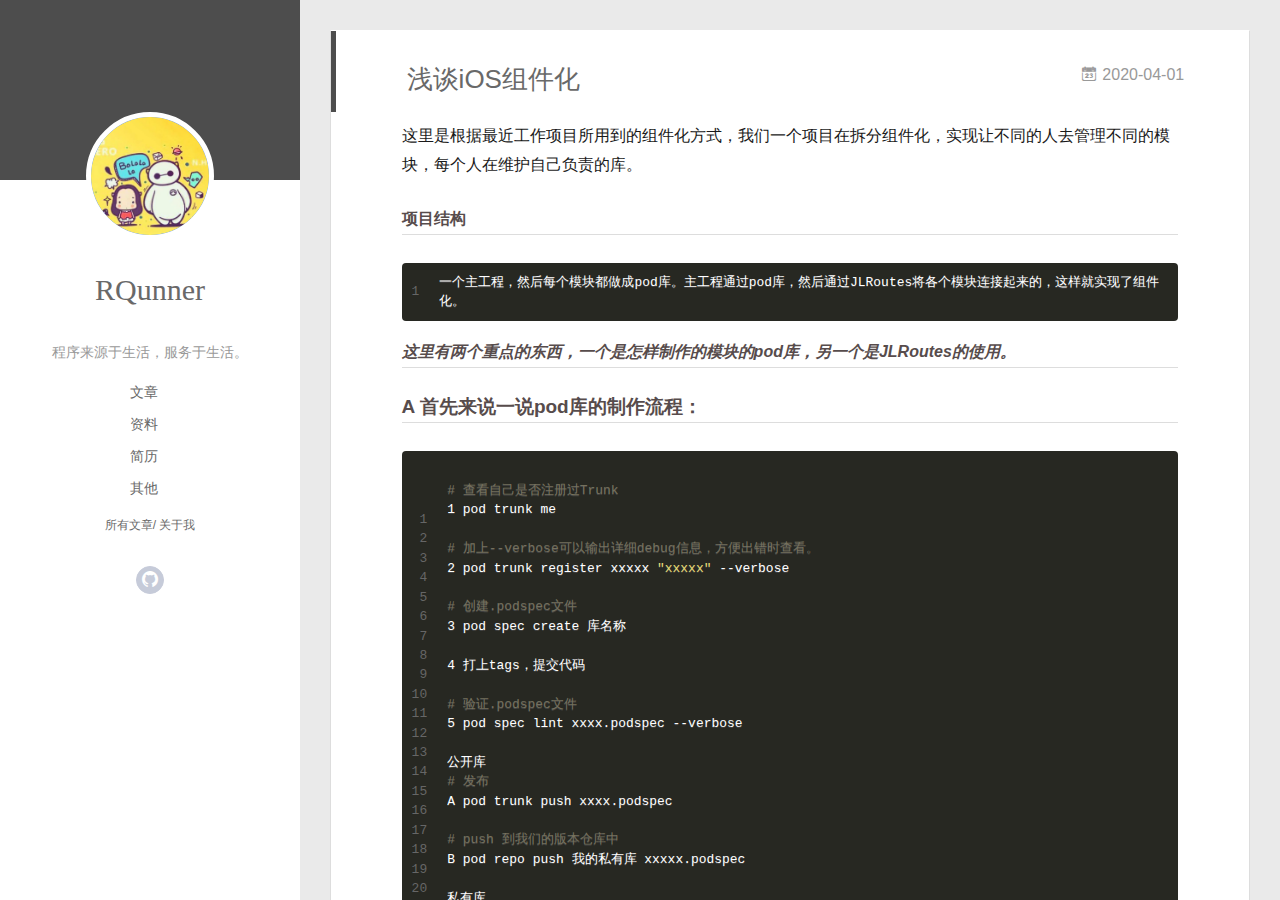
<file: index.html>
<!DOCTYPE html>
<html>
<head>
  <meta charset="utf-8">
  
  <meta name="renderer" content="webkit">
  <meta http-equiv="X-UA-Compatible" content="IE=edge" >
  <link rel="dns-prefetch" href="http://yoursite.com">
  <title>小强博客</title>
  <meta name="viewport" content="width=device-width, initial-scale=1, maximum-scale=1">
  <meta name="description" content="问心无愧，做自己该做的事情">
<meta property="og:type" content="website">
<meta property="og:title" content="小强博客">
<meta property="og:url" content="http://yoursite.com/index.html">
<meta property="og:site_name" content="小强博客">
<meta property="og:description" content="问心无愧，做自己该做的事情">
<meta property="article:author" content="RQunner">
<meta property="article:tag" content="Python">
<meta property="article:tag" content=" iOS">
<meta name="twitter:card" content="summary">
  
    <link rel="alternative" href="/atom.xml" title="小强博客" type="application/atom+xml">
  
  
    <link rel="icon" href="/assets/logo.jpeg">
  
  <link rel="stylesheet" type="text/css" href="/./main.0cf68a.css">
  <style type="text/css">
  
    #container.show {
      background: linear-gradient(200deg,#a0cfe4,#e8c37e);
    }
  </style>
  

  
<script>
var _hmt = _hmt || [];
(function() {
	var hm = document.createElement("script");
	hm.src = "https://hm.baidu.com/hm.js?a30844fa2bcbce0a9e001fe06cefeddf";
	var s = document.getElementsByTagName("script")[0]; 
	s.parentNode.insertBefore(hm, s);
})();
</script>


<meta name="generator" content="Hexo 4.2.0"></head>

<body>
  <div id="container" q-class="show:isCtnShow">
    <canvas id="anm-canvas" class="anm-canvas"></canvas>
    <div class="left-col" q-class="show:isShow">
      
<div class="overlay" style="background: #4d4d4d"></div>
<div class="intrude-less">
	<header id="header" class="inner">
		<a href="/" class="profilepic">
			<img src="/assets/logo.jpeg" class="js-avatar">
		</a>
		<hgroup>
		  <h1 class="header-author"><a href="/">RQunner</a></h1>
		</hgroup>
		
		<p class="header-subtitle">程序来源于生活，服务于生活。</p>
		

		<nav class="header-menu">
			<ul>
			
				<li><a href="/">文章</a></li>
	        
				<li><a href="/contentData">资料</a></li>
	        
				<li><a href="/resume">简历</a></li>
	        
				<li><a href="/other">其他</a></li>
	        
			</ul>
		</nav>
		<nav class="header-smart-menu">
    		
    			
    			<a q-on="click: openSlider(e, 'innerArchive')" href="javascript:void(0)">所有文章</a>
    			
            
    			
    			<a q-on="click: openSlider(e, 'aboutme')" href="javascript:void(0)">关于我</a>
    			
            
		</nav>
		<nav class="header-nav">
			<div class="social">
				
					<a class="github" target="_blank" href="https://github.com" title="github"><i class="icon-github"></i></a>
		        
			</div>
		</nav>
	</header>		
</div>

    </div>
    <div class="mid-col" q-class="show:isShow,hide:isShow|isFalse">
      
<nav id="mobile-nav">
  	<div class="overlay js-overlay" style="background: #4d4d4d"></div>
	<div class="btnctn js-mobile-btnctn">
  		<div class="slider-trigger list" q-on="click: openSlider(e)"><i class="icon icon-sort"></i></div>
	</div>
	<div class="intrude-less">
		<header id="header" class="inner">
			<div class="profilepic">
				<img src="/assets/logo.jpeg" class="js-avatar">
			</div>
			<hgroup>
			  <h1 class="header-author js-header-author">RQunner</h1>
			</hgroup>
			
			<p class="header-subtitle"><i class="icon icon-quo-left"></i>程序来源于生活，服务于生活。<i class="icon icon-quo-right"></i></p>
			
			
			
				
			
				
			
				
			
				
			
			
			
			<nav class="header-nav">
				<div class="social">
					
						<a class="github" target="_blank" href="https://github.com" title="github"><i class="icon-github"></i></a>
			        
				</div>
			</nav>

			<nav class="header-menu js-header-menu">
				<ul style="width: 70%">
				
				
					<li style="width: 25%"><a href="/">文章</a></li>
		        
					<li style="width: 25%"><a href="/contentData">资料</a></li>
		        
					<li style="width: 25%"><a href="/resume">简历</a></li>
		        
					<li style="width: 25%"><a href="/other">其他</a></li>
		        
				</ul>
			</nav>
		</header>				
	</div>
	<div class="mobile-mask" style="display:none" q-show="isShow"></div>
</nav>

      <div id="wrapper" class="body-wrap">
        <div class="menu-l">
          <div class="canvas-wrap">
            <canvas data-colors="#eaeaea" data-sectionHeight="100" data-contentId="js-content" id="myCanvas1" class="anm-canvas"></canvas>
          </div>
          <div id="js-content" class="content-ll">
            
  
    <article id="post-浅谈iOS组件化" class="article article-type-post  article-index" itemscope itemprop="blogPost">
  <div class="article-inner">
    
      <header class="article-header">
        
  
    <h1 itemprop="name">
      <a class="article-title" href="/2020/04/01/%E6%B5%85%E8%B0%88iOS%E7%BB%84%E4%BB%B6%E5%8C%96/">浅谈iOS组件化</a>
    </h1>
  

        
        <a href="/2020/04/01/%E6%B5%85%E8%B0%88iOS%E7%BB%84%E4%BB%B6%E5%8C%96/" class="archive-article-date">
  	<time datetime="2020-04-01T03:38:00.000Z" itemprop="datePublished"><i class="icon-calendar icon"></i>2020-04-01</time>
</a>
        
      </header>
    
    <div class="article-entry" itemprop="articleBody">
      
        <p>这里是根据最近工作项目所用到的组件化方式，我们一个项目在拆分组件化，实现让不同的人去管理不同的模块，每个人在维护自己负责的库。 </p>
<h5 id="项目结构"><a href="#项目结构" class="headerlink" title="项目结构"></a>项目结构</h5><figure class="highlight bash"><table><tr><td class="gutter"><pre><span class="line">1</span><br></pre></td><td class="code"><pre><span class="line">一个主工程，然后每个模块都做成pod库。主工程通过pod库，然后通过JLRoutes将各个模块连接起来的，这样就实现了组件化。</span><br></pre></td></tr></table></figure>

<h6 id="这里有两个重点的东西，一个是怎样制作的模块的pod库，另一个是JLRoutes的使用。"><a href="#这里有两个重点的东西，一个是怎样制作的模块的pod库，另一个是JLRoutes的使用。" class="headerlink" title="这里有两个重点的东西，一个是怎样制作的模块的pod库，另一个是JLRoutes的使用。"></a>这里有两个重点的东西，一个是怎样制作的模块的pod库，另一个是JLRoutes的使用。</h6><h3 id="A-首先来说一说pod库的制作流程："><a href="#A-首先来说一说pod库的制作流程：" class="headerlink" title="A 首先来说一说pod库的制作流程："></a>A 首先来说一说pod库的制作流程：</h3><figure class="highlight bash"><table><tr><td class="gutter"><pre><span class="line">1</span><br><span class="line">2</span><br><span class="line">3</span><br><span class="line">4</span><br><span class="line">5</span><br><span class="line">6</span><br><span class="line">7</span><br><span class="line">8</span><br><span class="line">9</span><br><span class="line">10</span><br><span class="line">11</span><br><span class="line">12</span><br><span class="line">13</span><br><span class="line">14</span><br><span class="line">15</span><br><span class="line">16</span><br><span class="line">17</span><br><span class="line">18</span><br><span class="line">19</span><br><span class="line">20</span><br><span class="line">21</span><br><span class="line">22</span><br><span class="line">23</span><br><span class="line">24</span><br><span class="line">25</span><br><span class="line">26</span><br><span class="line">27</span><br><span class="line">28</span><br><span class="line">29</span><br><span class="line">30</span><br><span class="line">31</span><br><span class="line">32</span><br><span class="line">33</span><br><span class="line">34</span><br><span class="line">35</span><br><span class="line">36</span><br><span class="line">37</span><br><span class="line">38</span><br><span class="line">39</span><br><span class="line">40</span><br><span class="line">41</span><br><span class="line">42</span><br><span class="line">43</span><br><span class="line">44</span><br><span class="line">45</span><br><span class="line">46</span><br><span class="line">47</span><br><span class="line">48</span><br><span class="line">49</span><br><span class="line">50</span><br><span class="line">51</span><br><span class="line">52</span><br><span class="line">53</span><br><span class="line">54</span><br><span class="line">55</span><br><span class="line">56</span><br><span class="line">57</span><br><span class="line">58</span><br><span class="line">59</span><br><span class="line">60</span><br><span class="line">61</span><br><span class="line">62</span><br><span class="line">63</span><br><span class="line">64</span><br><span class="line">65</span><br><span class="line">66</span><br><span class="line">67</span><br><span class="line">68</span><br><span class="line">69</span><br><span class="line">70</span><br><span class="line">71</span><br></pre></td><td class="code"><pre><span class="line"></span><br><span class="line"><span class="comment"># 查看自己是否注册过Trunk</span></span><br><span class="line">1 pod trunk me</span><br><span class="line"></span><br><span class="line"><span class="comment"># 加上--verbose可以输出详细debug信息，方便出错时查看。</span></span><br><span class="line">2 pod trunk register xxxxx <span class="string">"xxxxx"</span> --verbose</span><br><span class="line"></span><br><span class="line"><span class="comment"># 创建.podspec文件</span></span><br><span class="line">3 pod spec create 库名称</span><br><span class="line"></span><br><span class="line">4 打上tags，提交代码</span><br><span class="line"> </span><br><span class="line"><span class="comment"># 验证.podspec文件 </span></span><br><span class="line">5 pod spec lint xxxx.podspec --verbose</span><br><span class="line"></span><br><span class="line">公开库</span><br><span class="line"><span class="comment"># 发布</span></span><br><span class="line">A pod trunk push xxxx.podspec</span><br><span class="line"></span><br><span class="line"><span class="comment"># push 到我们的版本仓库中</span></span><br><span class="line">B pod repo push 我的私有库 xxxxx.podspec</span><br><span class="line"></span><br><span class="line">私有库</span><br><span class="line"><span class="comment"># 更新下我们的版本库</span></span><br><span class="line">A pod repo update 我的私有库</span><br><span class="line"></span><br><span class="line"><span class="comment"># 验证仓库</span></span><br><span class="line">6 pod search 库名称</span><br><span class="line"></span><br><span class="line">其他命令</span><br><span class="line">pod lib lint 验证我们的仓库配置是否正确</span><br><span class="line"><span class="built_in">echo</span> <span class="string">"3.0"</span> &gt; .swift-version .swift-version文件用来知道swift版本，用命令行创建</span><br><span class="line">pod repo add 私有库名称 地址 将这个远程的私有版本仓库添加到本地</span><br><span class="line"></span><br><span class="line">配置案例</span><br><span class="line"></span><br><span class="line">Pod::Spec.new <span class="keyword">do</span> |s|</span><br><span class="line">  s.name         = <span class="string">"xxxx"</span> <span class="comment"># 项目名称</span></span><br><span class="line">  s.version      = <span class="string">"1.0.0"</span>        <span class="comment"># 版本号 与 你仓库的 标签号 对应</span></span><br><span class="line">  s.license      = <span class="string">"MIT"</span>          <span class="comment"># 开源证书</span></span><br><span class="line">  s.summary      = <span class="string">"私人pod代码"</span> <span class="comment"># 项目简介</span></span><br><span class="line"></span><br><span class="line">  s.homepage     = <span class="string">"https://github.com/xxxx/xxxx"</span> <span class="comment"># 仓库的主页</span></span><br><span class="line">  s.source       = &#123; :git =&gt; <span class="string">"https://github.com/xxxx/xxxx.git"</span>, :tag =&gt; <span class="string">"#&#123;s.version&#125;"</span> &#125;<span class="comment">#你的仓库地址，不能用SSH地址</span></span><br><span class="line">  s.source_files = <span class="string">"xxxx/*.&#123;h,m&#125;"</span> <span class="comment"># 你代码的位置， xxxx/*.&#123;h,m&#125; 表示 xxxx 文件夹下所有的.h和.m文件</span></span><br><span class="line">  s.requires_arc = <span class="literal">true</span> <span class="comment"># 是否启用ARC</span></span><br><span class="line">  s.platform     = :ios, <span class="string">"7.0"</span> <span class="comment">#平台及支持的最低版本</span></span><br><span class="line">  <span class="comment"># s.frameworks   = "UIKit", "Foundation" #支持的框架</span></span><br><span class="line">  <span class="comment"># s.dependency   = "AFNetworking" # 依赖库</span></span><br><span class="line">  </span><br><span class="line">  <span class="comment"># User</span></span><br><span class="line">  s.author             = &#123; <span class="string">"xxxx"</span> =&gt; <span class="string">"xxxx@xxxx.xxxx"</span> &#125;<span class="comment"># 作者信息</span></span><br><span class="line">  s.social_media_url   = <span class="string">"http://xxxx.github.io"</span> <span class="comment"># 个人主页</span></span><br><span class="line"></span><br><span class="line">end</span><br><span class="line"></span><br><span class="line">//// YDServersKit</span><br><span class="line">pod lib lint xxxx.podspec --use-libraries --verbose --allow-warnings --sources=<span class="string">'https://github.com/CocoaPods/Specs.git,https://139.196.80.10/xxxx/xxxx.git'</span></span><br><span class="line"></span><br><span class="line">pod repo push YDPodSpec YDServersKit.podspec --use-libraries --verbose --allow-warnings --sources=<span class="string">'https://github.com/CocoaPods/Specs.git,https://139.196.80.10/xxxx/xxxx.git'</span></span><br><span class="line"></span><br><span class="line"></span><br><span class="line">//// YDCoreComKit</span><br><span class="line">pod lib lint YDCoreComKit.podspec --use-libraries --verbose --allow-warnings</span><br><span class="line"></span><br><span class="line">pod repo push YDPodSpec xxxx.podspec --use-libraries --verbose --allow-warnings</span><br><span class="line"></span><br><span class="line">//// YDLoginModule</span><br><span class="line">pod lib lint YDLoginModule.podspec --use-libraries --verbose --allow-warnings --sources=<span class="string">'https://github.com/CocoaPods/Specs.git,https://139.196.80.10/xxxx/xxxx.git'</span></span><br><span class="line"></span><br><span class="line">pod repo push YDPodSpec YDLoginModule.podspec --use-libraries --verbose --allow-warnings --sources=<span class="string">'https://github.com/CocoaPods/Specs.git,https://139.196.80.10/xxxx/xxxx.git'</span></span><br></pre></td></tr></table></figure>

<h3 id="B-再说一说JLRoutes的使用"><a href="#B-再说一说JLRoutes的使用" class="headerlink" title="B 再说一说JLRoutes的使用"></a>B 再说一说JLRoutes的使用</h3><p>选择了JLRoutes这种方式，首先封装了一个中间层,代码如下：</p>
<figure class="highlight bash"><table><tr><td class="gutter"><pre><span class="line">1</span><br><span class="line">2</span><br><span class="line">3</span><br><span class="line">4</span><br><span class="line">5</span><br><span class="line">6</span><br><span class="line">7</span><br><span class="line">8</span><br><span class="line">9</span><br><span class="line">10</span><br><span class="line">11</span><br><span class="line">12</span><br><span class="line">13</span><br><span class="line">14</span><br><span class="line">15</span><br><span class="line">16</span><br><span class="line">17</span><br><span class="line">18</span><br><span class="line">19</span><br><span class="line">20</span><br><span class="line">21</span><br><span class="line">22</span><br><span class="line">23</span><br><span class="line">24</span><br><span class="line">25</span><br><span class="line">26</span><br></pre></td><td class="code"><pre><span class="line"><span class="comment">#import &lt;Foundation/Foundation.h&gt;</span></span><br><span class="line"></span><br><span class="line">NS_ASSUME_NONNULL_BEGIN</span><br><span class="line"></span><br><span class="line">@interface RoutesMediator : NSObject</span><br><span class="line"></span><br><span class="line">+ (instancetype)sharedInstance;</span><br><span class="line"></span><br><span class="line">/**</span><br><span class="line"> 页面跳转无参</span><br><span class="line"></span><br><span class="line"> @param url 目标页面的url</span><br><span class="line"> */</span><br><span class="line">- (void)openModuleWithURL:(NSURL *)url;</span><br><span class="line"></span><br><span class="line"></span><br><span class="line">/**</span><br><span class="line"> 页面跳转有参数</span><br><span class="line"></span><br><span class="line"> @param url 目标页面的url</span><br><span class="line"> */</span><br><span class="line">- (void)openModuleWithURLParameters:(NSURL *)url;</span><br><span class="line"></span><br><span class="line">@end</span><br><span class="line"></span><br><span class="line">NS_ASSUME_NONNULL_END</span><br></pre></td></tr></table></figure>

<figure class="highlight bash"><table><tr><td class="gutter"><pre><span class="line">1</span><br><span class="line">2</span><br><span class="line">3</span><br><span class="line">4</span><br><span class="line">5</span><br><span class="line">6</span><br><span class="line">7</span><br><span class="line">8</span><br><span class="line">9</span><br><span class="line">10</span><br><span class="line">11</span><br><span class="line">12</span><br><span class="line">13</span><br><span class="line">14</span><br><span class="line">15</span><br><span class="line">16</span><br><span class="line">17</span><br><span class="line">18</span><br><span class="line">19</span><br><span class="line">20</span><br><span class="line">21</span><br><span class="line">22</span><br><span class="line">23</span><br><span class="line">24</span><br><span class="line">25</span><br><span class="line">26</span><br><span class="line">27</span><br><span class="line">28</span><br><span class="line">29</span><br><span class="line">30</span><br><span class="line">31</span><br><span class="line">32</span><br><span class="line">33</span><br><span class="line">34</span><br><span class="line">35</span><br><span class="line">36</span><br><span class="line">37</span><br><span class="line">38</span><br><span class="line">39</span><br><span class="line">40</span><br><span class="line">41</span><br><span class="line">42</span><br><span class="line">43</span><br><span class="line">44</span><br><span class="line">45</span><br><span class="line">46</span><br><span class="line">47</span><br><span class="line">48</span><br><span class="line">49</span><br><span class="line">50</span><br><span class="line">51</span><br><span class="line">52</span><br><span class="line">53</span><br><span class="line">54</span><br><span class="line">55</span><br><span class="line">56</span><br><span class="line">57</span><br><span class="line">58</span><br><span class="line">59</span><br><span class="line">60</span><br><span class="line">61</span><br><span class="line">62</span><br><span class="line">63</span><br><span class="line">64</span><br><span class="line">65</span><br><span class="line">66</span><br><span class="line">67</span><br><span class="line">68</span><br><span class="line">69</span><br><span class="line">70</span><br><span class="line">71</span><br><span class="line">72</span><br><span class="line">73</span><br><span class="line">74</span><br><span class="line">75</span><br><span class="line">76</span><br><span class="line">77</span><br><span class="line">78</span><br><span class="line">79</span><br><span class="line">80</span><br><span class="line">81</span><br><span class="line">82</span><br><span class="line">83</span><br><span class="line">84</span><br><span class="line">85</span><br><span class="line">86</span><br><span class="line">87</span><br><span class="line">88</span><br><span class="line">89</span><br><span class="line">90</span><br><span class="line">91</span><br><span class="line">92</span><br><span class="line">93</span><br><span class="line">94</span><br><span class="line">95</span><br><span class="line">96</span><br><span class="line">97</span><br><span class="line">98</span><br><span class="line">99</span><br><span class="line">100</span><br><span class="line">101</span><br><span class="line">102</span><br><span class="line">103</span><br><span class="line">104</span><br><span class="line">105</span><br><span class="line">106</span><br><span class="line">107</span><br><span class="line">108</span><br><span class="line">109</span><br><span class="line">110</span><br><span class="line">111</span><br><span class="line">112</span><br><span class="line">113</span><br></pre></td><td class="code"><pre><span class="line"><span class="comment">#import "RoutesMediator.h"</span></span><br><span class="line"><span class="comment">#import "JLRoutes.h"</span></span><br><span class="line"><span class="comment">#import "UIViewController+CurrentVC.h"</span></span><br><span class="line"></span><br><span class="line">@interface RoutesMediator ()</span><br><span class="line"></span><br><span class="line"></span><br><span class="line">@end</span><br><span class="line"></span><br><span class="line">@implementation RoutesMediator</span><br><span class="line"></span><br><span class="line">+ (instancetype)sharedInstance &#123;</span><br><span class="line">    static RoutesMediator *mediator;</span><br><span class="line">    static dispatch_once_t onceToken;</span><br><span class="line">    dispatch_once(&amp;onceToken, ^&#123;</span><br><span class="line">        mediator = [[RoutesMediator alloc] init];</span><br><span class="line">    &#125;);</span><br><span class="line">    <span class="built_in">return</span> mediator;</span><br><span class="line">&#125;</span><br><span class="line"></span><br><span class="line">/**</span><br><span class="line"> 无参路由注册</span><br><span class="line"> */</span><br><span class="line">- (void)registerModuleNoParameters &#123;</span><br><span class="line">    [[JLRoutes globalRoutes] addRoute:@<span class="string">"/:module/:target/:Modal"</span> handler:^BOOL(NSDictionary&lt;NSString *,id&gt; * _Nonnull parameters) &#123;</span><br><span class="line">        <span class="built_in">return</span> [self goTargetViewController:parameters isParam:NO];</span><br><span class="line">    &#125;];</span><br><span class="line">&#125;</span><br><span class="line"></span><br><span class="line">/**</span><br><span class="line"> 有参路由注册</span><br><span class="line"> */</span><br><span class="line">- (void)registerModuleParameters &#123;</span><br><span class="line">    [[JLRoutes globalRoutes] addRoute:@<span class="string">"/:module/:target/:Modal/:parameter"</span> handler:^BOOL(NSDictionary&lt;NSString *,id&gt; * _Nonnull parameters) &#123;</span><br><span class="line">        <span class="built_in">return</span> [self goTargetViewController:parameters isParam:YES];</span><br><span class="line">    &#125;];</span><br><span class="line">&#125;</span><br><span class="line"></span><br><span class="line"></span><br><span class="line">/**</span><br><span class="line"> 页面跳转</span><br><span class="line"></span><br><span class="line"> @param parameters 参数</span><br><span class="line"> @param isParam 是否有参数</span><br><span class="line"> @<span class="built_in">return</span> Bool</span><br><span class="line"> */</span><br><span class="line">- (BOOL)goTargetViewController:(NSDictionary *)parameters isParam:(BOOL)isParam&#123;</span><br><span class="line">    NSString *targetClassString = parameters[@<span class="string">"target"</span>];</span><br><span class="line">    Class targetClass = NSClassFromString(targetClassString);</span><br><span class="line">    id object = [[targetClass alloc] init];</span><br><span class="line">    </span><br><span class="line">    NSString *modal = parameters[@<span class="string">"Modal"</span>];</span><br><span class="line">    // 有参数设置参数</span><br><span class="line">    <span class="keyword">if</span> (isParam) &#123;</span><br><span class="line">        <span class="keyword">if</span> ([object respondsToSelector:@selector(setParameterJsonString:)]) &#123;</span><br><span class="line">            [object performSelector:@selector(setParameterJsonString:) withObject:parameters[@<span class="string">"parameter"</span>]];</span><br><span class="line">        &#125;</span><br><span class="line">    &#125;</span><br><span class="line">    </span><br><span class="line">    <span class="keyword">if</span> ([object isKindOfClass:[UIViewController class]]) &#123;</span><br><span class="line">        // 目标视图控制器</span><br><span class="line">        UIViewController *taegetVC = (UIViewController *)object;</span><br><span class="line">        // 获取当前视图控制器</span><br><span class="line">        UIViewController *currentViewController = [UIViewController getCurrentViewController];</span><br><span class="line">        // Push</span><br><span class="line">        <span class="keyword">if</span> ([modal isEqualToString:@<span class="string">"push"</span>]) &#123;</span><br><span class="line">            [currentViewController.navigationController pushViewController:taegetVC animated:YES];</span><br><span class="line">        &#125;</span><br><span class="line">        <span class="keyword">else</span>&#123;</span><br><span class="line">            // present</span><br><span class="line">            <span class="keyword">if</span> ([taegetVC respondsToSelector:@selector(setVCModal:)]) &#123;</span><br><span class="line">                [taegetVC performSelector:@selector(setVCModal:) withObject:@<span class="string">"present"</span>];</span><br><span class="line">            &#125;</span><br><span class="line">            BaseNavigationController *nav = [[BaseNavigationController alloc]initWithRootViewController:taegetVC];</span><br><span class="line">            [currentViewController presentViewController:nav animated:YES completion:nil];</span><br><span class="line">        &#125;</span><br><span class="line">        <span class="built_in">return</span> YES;</span><br><span class="line">    &#125; <span class="keyword">else</span> &#123;</span><br><span class="line">        <span class="built_in">return</span> NO;</span><br><span class="line">    &#125;</span><br><span class="line">&#125;</span><br><span class="line"></span><br><span class="line">/**</span><br><span class="line"> 页面跳转无参</span><br><span class="line"> </span><br><span class="line"> @param url 目标页面的url</span><br><span class="line"> */</span><br><span class="line">- (void)openModuleWithURL:(NSURL *)url&#123;</span><br><span class="line">  </span><br><span class="line">    [self registerModuleNoParameters];</span><br><span class="line">    [self openUrl:url];</span><br><span class="line">&#125;</span><br><span class="line"></span><br><span class="line">/**</span><br><span class="line"> 页面跳转有参数</span><br><span class="line"> </span><br><span class="line"> @param url 目标页面的url</span><br><span class="line"> */</span><br><span class="line">- (void)openModuleWithURLParameters:(NSURL *)url&#123;</span><br><span class="line">    </span><br><span class="line">    [self registerModuleParameters];</span><br><span class="line">    [self openUrl:url];</span><br><span class="line">&#125;</span><br><span class="line"></span><br><span class="line">- (void)openUrl:(NSURL *)url&#123;</span><br><span class="line">    [[UIApplication sharedApplication] openURL:url options:@&#123;&#125; completionHandler:^(BOOL success) &#123;</span><br><span class="line">        <span class="keyword">if</span> (success) &#123;</span><br><span class="line">            [[JLRoutes globalRoutes] routeURL:url];</span><br><span class="line">        &#125;</span><br><span class="line">    &#125;];</span><br><span class="line">&#125;</span><br><span class="line"></span><br><span class="line">@end</span><br></pre></td></tr></table></figure>

<p>我们对外提供两个api:</p>
<figure class="highlight bash"><table><tr><td class="gutter"><pre><span class="line">1</span><br><span class="line">2</span><br><span class="line">3</span><br><span class="line">4</span><br><span class="line">5</span><br><span class="line">6</span><br><span class="line">7</span><br><span class="line">8</span><br><span class="line">9</span><br><span class="line">10</span><br><span class="line">11</span><br><span class="line">12</span><br><span class="line">13</span><br><span class="line">14</span><br></pre></td><td class="code"><pre><span class="line">/**</span><br><span class="line"> 页面跳转无参</span><br><span class="line"></span><br><span class="line"> @param url 目标页面的url</span><br><span class="line"> */</span><br><span class="line">- (void)openModuleWithURL:(NSURL *)url;</span><br><span class="line"></span><br><span class="line"></span><br><span class="line">/**</span><br><span class="line"> 页面跳转有参数</span><br><span class="line"></span><br><span class="line"> @param url 目标页面的url</span><br><span class="line"> */</span><br><span class="line">- (void)openModuleWithURLParameters:(NSURL *)url;</span><br></pre></td></tr></table></figure>

<p>这两个方法分别调用:</p>
<figure class="highlight bash"><table><tr><td class="gutter"><pre><span class="line">1</span><br><span class="line">2</span><br><span class="line">3</span><br><span class="line">4</span><br><span class="line">5</span><br><span class="line">6</span><br><span class="line">7</span><br><span class="line">8</span><br><span class="line">9</span><br><span class="line">10</span><br><span class="line">11</span><br><span class="line">12</span><br><span class="line">13</span><br><span class="line">14</span><br><span class="line">15</span><br><span class="line">16</span><br><span class="line">17</span><br><span class="line">18</span><br><span class="line">19</span><br><span class="line">20</span><br><span class="line">21</span><br><span class="line">22</span><br><span class="line">23</span><br><span class="line">24</span><br><span class="line">25</span><br><span class="line">26</span><br></pre></td><td class="code"><pre><span class="line">**</span><br><span class="line"> 无参路由注册</span><br><span class="line"> */</span><br><span class="line">- (void)registerModuleNoParameters &#123;</span><br><span class="line">    [[JLRoutes globalRoutes] addRoute:@<span class="string">"/:module/:target/:Modal"</span> handler:^BOOL(NSDictionary&lt;NSString *,id&gt; * _Nonnull parameters) &#123;</span><br><span class="line">        <span class="built_in">return</span> [self goTargetViewController:parameters isParam:NO];</span><br><span class="line">    &#125;];</span><br><span class="line">&#125;</span><br><span class="line"></span><br><span class="line">module:就是功能模块的名字</span><br><span class="line">target：需要跳转的ViewController名字</span><br><span class="line">Modal：跳转方式是push还是present</span><br><span class="line"></span><br><span class="line">/**</span><br><span class="line"> 有参路由注册</span><br><span class="line"> */</span><br><span class="line">- (void)registerModuleParameters &#123;</span><br><span class="line">    [[JLRoutes globalRoutes] addRoute:@<span class="string">"/:module/:target/:Modal/:parameter"</span> handler:^BOOL(NSDictionary&lt;NSString *,id&gt; * _Nonnull parameters) &#123;</span><br><span class="line">        <span class="built_in">return</span> [self goTargetViewController:parameters isParam:YES];</span><br><span class="line">    &#125;];</span><br><span class="line">&#125;</span><br><span class="line"></span><br><span class="line">module:就是功能模块的名字</span><br><span class="line">target：需要跳转的ViewController名字</span><br><span class="line">Modal：跳转方式是push还是present</span><br><span class="line">parameter：需要传递的参数</span><br></pre></td></tr></table></figure>

<p>使用<br>无参push方式</p>
<figure class="highlight bash"><table><tr><td class="gutter"><pre><span class="line">1</span><br><span class="line">2</span><br><span class="line">3</span><br><span class="line">4</span><br></pre></td><td class="code"><pre><span class="line">NSURL *viewUrl = [NSURL URLWithString:@<span class="string">"JLRoutesDemo://MouduleA/xxx/push"</span>];</span><br><span class="line">[[RoutesMediator sharedInstance] openModuleWithURL:viewUrl];</span><br><span class="line"></span><br><span class="line">注意：在跳转ModuleADeatil1ViewController中我们并不需要<span class="comment">#improt"ModuleADeatil1ViewController.h"</span></span><br></pre></td></tr></table></figure>

<p>传递参数</p>
<figure class="highlight bash"><table><tr><td class="gutter"><pre><span class="line">1</span><br><span class="line">2</span><br><span class="line">3</span><br><span class="line">4</span><br><span class="line">5</span><br></pre></td><td class="code"><pre><span class="line">NSDictionary *dict = @&#123;@<span class="string">"text"</span> : @<span class="string">"test！"</span>&#125;;</span><br><span class="line">NSString *urlStr = [NSString stringWithFormat:@<span class="string">"JLRoutesDemo://MouduleA/xxx/push/%@"</span>,[JsonHelper dataTOjsonString:dict]];</span><br><span class="line">// 有汉字需要转义</span><br><span class="line"> urlStr = [urlStr stringByAddingPercentEncodingWithAllowedCharacters:[NSCharacterSet URLQueryAllowedCharacterSet]];</span><br><span class="line"> [[RoutesMediator sharedInstance] openModuleWithURLParameters:[NSURL URLWithString:urlStr]];</span><br></pre></td></tr></table></figure>
<p> 设置info.plist,具体在Url types中下Url Schemes中添加一个数据，Item对应一个名称（JLRoutesDemo）</p>

      

      
    </div>
    <div class="article-info article-info-index">
      
      
      

      
        <p class="article-more-link">
          <a class="article-more-a" href="/2020/04/01/%E6%B5%85%E8%B0%88iOS%E7%BB%84%E4%BB%B6%E5%8C%96/">展开全文 >></a>
        </p>
      

      
      <div class="clearfix"></div>
    </div>
  </div>
</article>

<aside class="wrap-side-operation">
    <div class="mod-side-operation">
        
        <div class="jump-container" id="js-jump-container" style="display:none;">
            <a href="javascript:void(0)" class="mod-side-operation__jump-to-top">
                <i class="icon-font icon-back"></i>
            </a>
            <div id="js-jump-plan-container" class="jump-plan-container" style="top: -11px;">
                <i class="icon-font icon-plane jump-plane"></i>
            </div>
        </div>
        
        
    </div>
</aside>




  
    <article id="post-iOS13-新特新" class="article article-type-post  article-index" itemscope itemprop="blogPost">
  <div class="article-inner">
    
      <header class="article-header">
        
  
    <h1 itemprop="name">
      <a class="article-title" href="/2020/03/25/iOS13-%E6%96%B0%E7%89%B9%E6%96%B0/">iOS13 新特性</a>
    </h1>
  

        
        <a href="/2020/03/25/iOS13-%E6%96%B0%E7%89%B9%E6%96%B0/" class="archive-article-date">
  	<time datetime="2020-03-25T01:37:07.000Z" itemprop="datePublished"><i class="icon-calendar icon"></i>2020-03-25</time>
</a>
        
      </header>
    
    <div class="article-entry" itemprop="articleBody">
      
        <p>iOS13系统已经发布一段时间，随着开发的版本迭代及工具更新，越来越多的问题暴漏出来。这里抽部分的时间进行相关特性的总结及针对性的处理方案。</p>
<h5 id="特性一-Dark-Mode-暗黑模式"><a href="#特性一-Dark-Mode-暗黑模式" class="headerlink" title="特性一 Dark Mode 暗黑模式"></a>特性一 Dark Mode 暗黑模式</h5><figure class="highlight bash"><table><tr><td class="gutter"><pre><span class="line">1</span><br></pre></td><td class="code"><pre><span class="line">黑暗模式的适应主要是进行图片和颜色的调整，准配两套的UI，进行相对应的代码配置，在系统切换时应用也会跟着自动切换。具体的适应过程主要看下面的链接。</span><br></pre></td></tr></table></figure>

<p>链接: <a href="https://www.jianshu.com/p/9bec6abff833" target="_blank" rel="noopener">深夜模式</a></p>
<h5 id="特性二-Dark-Mode-Status-Bar-更新"><a href="#特性二-Dark-Mode-Status-Bar-更新" class="headerlink" title="特性二 Dark Mode Status Bar 更新"></a>特性二 Dark Mode Status Bar 更新</h5><figure class="highlight bash"><table><tr><td class="gutter"><pre><span class="line">1</span><br><span class="line">2</span><br><span class="line">3</span><br><span class="line">4</span><br><span class="line">5</span><br><span class="line">6</span><br><span class="line">7</span><br><span class="line">8</span><br><span class="line">9</span><br><span class="line">10</span><br><span class="line">11</span><br><span class="line">12</span><br><span class="line">13</span><br><span class="line">14</span><br><span class="line">15</span><br><span class="line">16</span><br><span class="line">17</span><br></pre></td><td class="code"><pre><span class="line">iOS13前</span><br><span class="line">Status Bar 两种状态:    </span><br><span class="line">  1 UIStatusBarStyleDefault  文字黑色   </span><br><span class="line">  2 UIStatusBarStyleLightContent 白色文字</span><br><span class="line"></span><br><span class="line">iOS13后</span><br><span class="line">Status Bar有三种状态：</span><br><span class="line">  1 UIStatusBarStyleDefault 自动选择黑色或白色</span><br><span class="line">  2 UIStatusBarStyleDarkContent 文字黑色</span><br><span class="line">  3 UIStatusBarStyleLightContent 文字白色</span><br><span class="line"></span><br><span class="line">兼容</span><br><span class="line">  <span class="keyword">if</span> (@available(iOS 13.0, *)) &#123;</span><br><span class="line">    [[UIApplication sharedApplication] setStatusBarStyle:UIStatusBarStyleDarkContent];</span><br><span class="line">  <span class="keyword">else</span> &#123;</span><br><span class="line">	[[UIApplication sharedApplication] setStatusBarStyle:UIStatusBarStyleDefault];</span><br><span class="line">  &#125;</span><br></pre></td></tr></table></figure>

<p>链接: <a href="https://www.jianshu.com/p/2036e821e912" target="_blank" rel="noopener">Status Bar</a></p>
<h5 id="特性三-UIActivityIndicatorView视图加载"><a href="#特性三-UIActivityIndicatorView视图加载" class="headerlink" title="特性三 UIActivityIndicatorView视图加载"></a>特性三 UIActivityIndicatorView视图加载</h5><figure class="highlight bash"><table><tr><td class="gutter"><pre><span class="line">1</span><br><span class="line">2</span><br><span class="line">3</span><br><span class="line">4</span><br><span class="line">5</span><br><span class="line">6</span><br><span class="line">7</span><br><span class="line">8</span><br><span class="line">9</span><br><span class="line">10</span><br><span class="line">11</span><br><span class="line">12</span><br><span class="line">13</span><br></pre></td><td class="code"><pre><span class="line">iOS13前</span><br><span class="line">UIActivityIndicatorView样式:</span><br><span class="line">  1 UIActivityIndicatorViewStyleGray 灰色</span><br><span class="line">  2 UIActivityIndicatorViewStyleWhite 白色</span><br><span class="line">  3 UIActivityIndicatorViewStyleWhiteLarge 白色(大型)</span><br><span class="line"></span><br><span class="line">iOS13后</span><br><span class="line">UIActivityIndicatorView样式:</span><br><span class="line">  1 UIActivityIndicatorViewStyleLarge (大型)</span><br><span class="line">  2 UIActivityIndicatorViewStyleMedium (中型)</span><br><span class="line"></span><br><span class="line">兼容</span><br><span class="line">  同上进行iOS系统的判断，进行不同的版本不同的处理方式。</span><br></pre></td></tr></table></figure>

<p>链接: <a href="https://www.jianshu.com/p/2036e821e912" target="_blank" rel="noopener">UIActivityIndicatorView</a></p>
<h5 id="特性四-模态弹出presentViewcontroller"><a href="#特性四-模态弹出presentViewcontroller" class="headerlink" title="特性四 模态弹出presentViewcontroller"></a>特性四 模态弹出presentViewcontroller</h5><figure class="highlight bash"><table><tr><td class="gutter"><pre><span class="line">1</span><br><span class="line">2</span><br><span class="line">3</span><br><span class="line">4</span><br><span class="line">5</span><br><span class="line">6</span><br><span class="line">7</span><br><span class="line">8</span><br></pre></td><td class="code"><pre><span class="line">iOS13前</span><br><span class="line">  UIModalPresentationStyle默认的是UIModalPresentationFullScreen。</span><br><span class="line"></span><br><span class="line">iOS13后</span><br><span class="line">  UIModalPresentationStyle默认的是UIModalPresentationAutomatic。</span><br><span class="line"></span><br><span class="line">兼容</span><br><span class="line">  可以在公共父类的init中设置UIModalPresentationStyle为UIModalPresentationFullScreen。</span><br></pre></td></tr></table></figure>

<p>链接: <a href="https://www.jianshu.com/p/46c7e540197a" target="_blank" rel="noopener">模态弹出</a></p>
<h5 id="特性五-KVC不允许使用私有的方法"><a href="#特性五-KVC不允许使用私有的方法" class="headerlink" title="特性五 KVC不允许使用私有的方法"></a>特性五 KVC不允许使用私有的方法</h5><figure class="highlight bash"><table><tr><td class="gutter"><pre><span class="line">1</span><br><span class="line">2</span><br><span class="line">3</span><br><span class="line">4</span><br><span class="line">5</span><br><span class="line">6</span><br><span class="line">7</span><br><span class="line">8</span><br></pre></td><td class="code"><pre><span class="line">iOS13前</span><br><span class="line">  比如UITextField会crash:[textF setValue:DescrbeColor forKeyPath:@<span class="string">"_placeholderLabel.textColor"</span>]。</span><br><span class="line"></span><br><span class="line">iOS13后</span><br><span class="line">  禁止使用相关的KVC方法。</span><br><span class="line"></span><br><span class="line">兼容</span><br><span class="line">  这里需要我们排查代码中用到KVC的地方，然后进行不同情况下的合理处理。</span><br></pre></td></tr></table></figure>

<p>链接: <a href="https://www.jianshu.com/p/46c7e540197a" target="_blank" rel="noopener">KVC禁用</a></p>
<h5 id="特性六-新建工程拥有两个代理"><a href="#特性六-新建工程拥有两个代理" class="headerlink" title="特性六 新建工程拥有两个代理"></a>特性六 新建工程拥有两个代理</h5><figure class="highlight bash"><table><tr><td class="gutter"><pre><span class="line">1</span><br><span class="line">2</span><br><span class="line">3</span><br><span class="line">4</span><br><span class="line">5</span><br><span class="line">6</span><br><span class="line">7</span><br><span class="line">8</span><br></pre></td><td class="code"><pre><span class="line">iOS13前</span><br><span class="line">  拥有一个代理类AppDelegate。</span><br><span class="line"></span><br><span class="line">iOS13后</span><br><span class="line">  拥有两个代理AppDelegate和SceneDelegate。</span><br><span class="line"></span><br><span class="line">兼容</span><br><span class="line">  相对应的生命周期也有变动，以前周期在AppDelegate，iOS13之后生命周期的监听主要在SceneDelegate当中，同时window也在SceneDelegate进行设置。</span><br></pre></td></tr></table></figure>

<p>链接: <a href="https://blog.csdn.net/qq_18683985/article/details/100588757" target="_blank" rel="noopener">生命周期</a></p>
<h5 id="特性七-启动图适配"><a href="#特性七-启动图适配" class="headerlink" title="特性七 启动图适配"></a>特性七 启动图适配</h5><figure class="highlight bash"><table><tr><td class="gutter"><pre><span class="line">1</span><br><span class="line">2</span><br><span class="line">3</span><br><span class="line">4</span><br><span class="line">5</span><br><span class="line">6</span><br><span class="line">7</span><br><span class="line">8</span><br></pre></td><td class="code"><pre><span class="line">iOS13前</span><br><span class="line">  启动图设置通过LaunchImage来实现。</span><br><span class="line"></span><br><span class="line">iOS13后</span><br><span class="line">  LaunchScreen即将代替LaunchImage来作为启动页。</span><br><span class="line"></span><br><span class="line">兼容</span><br><span class="line">  从 iOS 8 的时候，苹果就引入了 LaunchScreen，我们可以设置 LaunchScreen来作为启动页。当然，现在你还可以使用LaunchImage来设置启动图。不过使用LaunchImage的话，要求我们必须提供各种屏幕尺寸的启动图，来适配各种设备，随着苹果设备尺寸越来越多，这种方式显然不够 Flexible。而使用 LaunchScreen的话，情况会变的很简单， LaunchScreen是支持AutoLayout+SizeClass的，所以适配各种屏幕都不在话下。⚠️从2020年4月开始，所有使⽤ iOS13 SDK的 App将必须提供 LaunchScreen，LaunchImage即将退出历史舞台。可以使用Launch Storyboards来进行解决。通过LaunchScreen来设置启动图时，注意iPhoneX的适配问题。</span><br></pre></td></tr></table></figure>

<p>链接: <a href="https://www.jianshu.com/p/334b209bd734" target="_blank" rel="noopener">启动图</a></p>
<h5 id="特性八-MPMoviePlayperController已废弃"><a href="#特性八-MPMoviePlayperController已废弃" class="headerlink" title="特性八 MPMoviePlayperController已废弃"></a>特性八 MPMoviePlayperController已废弃</h5><figure class="highlight bash"><table><tr><td class="gutter"><pre><span class="line">1</span><br><span class="line">2</span><br><span class="line">3</span><br><span class="line">4</span><br><span class="line">5</span><br><span class="line">6</span><br><span class="line">7</span><br><span class="line">8</span><br></pre></td><td class="code"><pre><span class="line">iOS13前</span><br><span class="line">  播放的视频可以用MPMoviePlayerController。</span><br><span class="line"></span><br><span class="line">iOS13后</span><br><span class="line">  需要使用AVKit中的AVPlayerViewController来达到播放的目的。</span><br><span class="line"></span><br><span class="line">兼容</span><br><span class="line">  MPMoviePlayerController is no longer available. Use AVPlayerViewController <span class="keyword">in</span> AVKit.在iOS13中对于MPMoviePlayerController使用的废弃,需要使用AVKit中的AVPlayerViewController来达到播放的目的。</span><br></pre></td></tr></table></figure>

<p>链接: <a href="https://blog.csdn.net/qq_23091121/article/details/101023714" target="_blank" rel="noopener">MPMoviePlayperController</a></p>
<h5 id="特性九-UISegmentedControl样式圆角变动"><a href="#特性九-UISegmentedControl样式圆角变动" class="headerlink" title="特性九 UISegmentedControl样式圆角变动"></a>特性九 UISegmentedControl样式圆角变动</h5><figure class="highlight bash"><table><tr><td class="gutter"><pre><span class="line">1</span><br><span class="line">2</span><br><span class="line">3</span><br><span class="line">4</span><br><span class="line">5</span><br><span class="line">6</span><br><span class="line">7</span><br><span class="line">8</span><br><span class="line">9</span><br><span class="line">10</span><br></pre></td><td class="code"><pre><span class="line">iOS13前</span><br><span class="line">  设置圆角的方式：</span><br><span class="line">  testSegmentedControl.layer.masksToBounds = <span class="literal">true</span></span><br><span class="line">  testSegmentedControl.layer.cornerRadius = 10</span><br><span class="line"></span><br><span class="line">iOS13后</span><br><span class="line">  完全不起作用，后来找到了方法，可以用重写UISegmentedControl的layoutSubviews方法来设置圆角。</span><br><span class="line"></span><br><span class="line">兼容</span><br><span class="line">  如果项目有需求一定要在iOS13系统上实现iOS12以前的风格样式，可以自定义一个category来实现。</span><br></pre></td></tr></table></figure>

<p>链接: <a href="https://www.jianshu.com/p/f9307010d708" target="_blank" rel="noopener">UISegmentedControl</a></p>
<h5 id="特性十-DeviceToken有变化"><a href="#特性十-DeviceToken有变化" class="headerlink" title="特性十 DeviceToken有变化"></a>特性十 DeviceToken有变化</h5><figure class="highlight bash"><table><tr><td class="gutter"><pre><span class="line">1</span><br><span class="line">2</span><br><span class="line">3</span><br><span class="line">4</span><br><span class="line">5</span><br><span class="line">6</span><br><span class="line">7</span><br><span class="line">8</span><br><span class="line">9</span><br><span class="line">10</span><br><span class="line">11</span><br><span class="line">12</span><br><span class="line">13</span><br><span class="line">14</span><br><span class="line">15</span><br><span class="line">16</span><br><span class="line">17</span><br><span class="line">18</span><br></pre></td><td class="code"><pre><span class="line">iOS13前</span><br><span class="line">  第三方推送都是将DeviceToken原始数据丢进去，具体的解析都是第三方内部处理，所以，这些第三方解析DeviceToken的方式正确的话，那就毫无问题。</span><br><span class="line">  以前获取DeviceToken的方式：</span><br><span class="line">  NSString *dt = [deviceToken description];</span><br><span class="line">  dt = [dt stringByReplacingOccurrencesOfString: @<span class="string">"&lt;"</span> withString: @<span class="string">""</span>];</span><br><span class="line">  dt = [dt stringByReplacingOccurrencesOfString: @<span class="string">"&gt;"</span> withString: @<span class="string">""</span>];</span><br><span class="line">  dt = [dt stringByReplacingOccurrencesOfString: @<span class="string">" "</span> withString: @<span class="string">""</span>];</span><br><span class="line"></span><br><span class="line">iOS13后</span><br><span class="line">  NSMutableString *deviceTokenString = [NSMutableString string];</span><br><span class="line">  const char *bytes = deviceToken.bytes;</span><br><span class="line">  NSInteger count = deviceToken.length;</span><br><span class="line">  <span class="keyword">for</span> (int i = 0; i &lt; count; i++) &#123;</span><br><span class="line">      [deviceTokenString appendFormat:@<span class="string">"%02x"</span>, bytes[i]&amp;0x000000FF];</span><br><span class="line">  &#125;</span><br><span class="line"></span><br><span class="line">兼容</span><br><span class="line">  由于前后DeviceToken已经完全不一样了，所以需要根据不同的方式进行解析才能拿到正确的DeviceToken。</span><br></pre></td></tr></table></figure>

<p>链接: <a href="https://blog.csdn.net/a18339063397/article/details/97938699" target="_blank" rel="noopener">DeviceToken</a></p>
<h5 id="特性十一-TabBar红点偏移"><a href="#特性十一-TabBar红点偏移" class="headerlink" title="特性十一 TabBar红点偏移"></a>特性十一 TabBar红点偏移</h5><figure class="highlight bash"><table><tr><td class="gutter"><pre><span class="line">1</span><br><span class="line">2</span><br><span class="line">3</span><br><span class="line">4</span><br><span class="line">5</span><br><span class="line">6</span><br><span class="line">7</span><br><span class="line">8</span><br></pre></td><td class="code"><pre><span class="line">iOS13前</span><br><span class="line">  TabBar上图片位置来设置红点位置。</span><br><span class="line"></span><br><span class="line">iOS13后</span><br><span class="line">  在iOS13上会发现显示位置都在最左边去了。</span><br><span class="line"></span><br><span class="line">兼容</span><br><span class="line">  遍历UITabBarButton的subViews发现只有在TabBar选中状态下才能取到UITabBarSwappableImageView，解决办法是修改为通过UITabBarButton的位置来设置红点的frame，在选中状态下对tabbar 设置 [tabBar layoutIfNeeded]。</span><br></pre></td></tr></table></figure>

<p>链接: <a href="https://blog.csdn.net/a18339063397/article/details/97938699" target="_blank" rel="noopener">红点</a></p>
<h5 id="特性十二-UISearchBar显示问题"><a href="#特性十二-UISearchBar显示问题" class="headerlink" title="特性十二 UISearchBar显示问题"></a>特性十二 UISearchBar显示问题</h5><figure class="highlight bash"><table><tr><td class="gutter"><pre><span class="line">1</span><br><span class="line">2</span><br><span class="line">3</span><br><span class="line">4</span><br><span class="line">5</span><br><span class="line">6</span><br><span class="line">7</span><br><span class="line">8</span><br><span class="line">9</span><br><span class="line">10</span><br><span class="line">11</span><br><span class="line">12</span><br><span class="line">13</span><br><span class="line">14</span><br><span class="line">15</span><br></pre></td><td class="code"><pre><span class="line">iOS13前</span><br><span class="line">  SearchBar高度正常和之前为了处理搜索框的黑线问题会遍历后删除UISearchBarBackground。</span><br><span class="line"></span><br><span class="line">iOS13后</span><br><span class="line">  iOS13后SearchBar发现对应的高度只有1px,目前没找到具体导致的原因，同时在iOS13会导致UI渲染失败crash。</span><br><span class="line"></span><br><span class="line">兼容</span><br><span class="line">  处理方案针对高度：使用KVO监听frame值变化后设置去应该显示的高度， 针对黑线处理crash：设置UISearchBarBackground的layer.contents为nil。</span><br><span class="line">  <span class="keyword">for</span> (UIView *view <span class="keyword">in</span> _searchBar.subviews.lastObject.subviews) &#123;</span><br><span class="line">    <span class="keyword">if</span> ([view isKindOfClass:NSClassFromString(@<span class="string">"UISearchBarBackground"</span>)]) &#123;</span><br><span class="line">        // [view removeFromSuperview];</span><br><span class="line">        view.layer.contents = nil;</span><br><span class="line">        <span class="built_in">break</span>;</span><br><span class="line">    &#125;</span><br><span class="line">  &#125;</span><br></pre></td></tr></table></figure>

<p>链接: <a href="https://www.jianshu.com/p/4654f8f6e16e" target="_blank" rel="noopener">UISearchBar</a></p>
<h5 id="特性十三-三方库维护"><a href="#特性十三-三方库维护" class="headerlink" title="特性十三 三方库维护"></a>特性十三 三方库维护</h5><figure class="highlight bash"><table><tr><td class="gutter"><pre><span class="line">1</span><br></pre></td><td class="code"><pre><span class="line">随着系统的更新，项目中如果使用到三方的功能，需要进行及时的到各个三方平台上遵照文档进行对应的更新，避免造成崩溃等。</span><br></pre></td></tr></table></figure>


      

      
    </div>
    <div class="article-info article-info-index">
      
      
      

      
        <p class="article-more-link">
          <a class="article-more-a" href="/2020/03/25/iOS13-%E6%96%B0%E7%89%B9%E6%96%B0/">展开全文 >></a>
        </p>
      

      
      <div class="clearfix"></div>
    </div>
  </div>
</article>

<aside class="wrap-side-operation">
    <div class="mod-side-operation">
        
        <div class="jump-container" id="js-jump-container" style="display:none;">
            <a href="javascript:void(0)" class="mod-side-operation__jump-to-top">
                <i class="icon-font icon-back"></i>
            </a>
            <div id="js-jump-plan-container" class="jump-plan-container" style="top: -11px;">
                <i class="icon-font icon-plane jump-plane"></i>
            </div>
        </div>
        
        
    </div>
</aside>




  
  


          </div>
        </div>
      </div>
      <footer id="footer">
  <div class="outer">
    <div id="footer-info">
    	<div class="footer-left">
    		&copy; 2020 RQunner
    	</div>
      	<div class="footer-right">
      		<!-- <a href="http://hexo.io/" target="_blank">Hexo</a>  Theme <a href="https://github.com/litten/hexo-theme-yilia" target="_blank">Yilia</a> by Litten -->
      	</div>
    </div>
  </div>
</footer>
    </div>
    <script>
	var yiliaConfig = {
		mathjax: true,
		isHome: true,
		isPost: false,
		isArchive: false,
		isTag: false,
		isCategory: false,
		open_in_new: false,
		toc_hide_index: true,
		root: "/",
		innerArchive: true,
		showTags: false
	}
</script>

<script>!function(t){function n(e){if(r[e])return r[e].exports;var i=r[e]={exports:{},id:e,loaded:!1};return t[e].call(i.exports,i,i.exports,n),i.loaded=!0,i.exports}var r={};n.m=t,n.c=r,n.p="./",n(0)}([function(t,n,r){r(195),t.exports=r(191)},function(t,n,r){var e=r(3),i=r(52),o=r(27),u=r(28),c=r(53),f="prototype",a=function(t,n,r){var s,l,h,v,p=t&a.F,d=t&a.G,y=t&a.S,g=t&a.P,b=t&a.B,m=d?e:y?e[n]||(e[n]={}):(e[n]||{})[f],x=d?i:i[n]||(i[n]={}),w=x[f]||(x[f]={});d&&(r=n);for(s in r)l=!p&&m&&void 0!==m[s],h=(l?m:r)[s],v=b&&l?c(h,e):g&&"function"==typeof h?c(Function.call,h):h,m&&u(m,s,h,t&a.U),x[s]!=h&&o(x,s,v),g&&w[s]!=h&&(w[s]=h)};e.core=i,a.F=1,a.G=2,a.S=4,a.P=8,a.B=16,a.W=32,a.U=64,a.R=128,t.exports=a},function(t,n,r){var e=r(6);t.exports=function(t){if(!e(t))throw TypeError(t+" is not an object!");return t}},function(t,n){var r=t.exports="undefined"!=typeof window&&window.Math==Math?window:"undefined"!=typeof self&&self.Math==Math?self:Function("return this")();"number"==typeof __g&&(__g=r)},function(t,n){t.exports=function(t){try{return!!t()}catch(t){return!0}}},function(t,n){var r=t.exports="undefined"!=typeof window&&window.Math==Math?window:"undefined"!=typeof self&&self.Math==Math?self:Function("return this")();"number"==typeof __g&&(__g=r)},function(t,n){t.exports=function(t){return"object"==typeof t?null!==t:"function"==typeof t}},function(t,n,r){var e=r(126)("wks"),i=r(76),o=r(3).Symbol,u="function"==typeof o;(t.exports=function(t){return e[t]||(e[t]=u&&o[t]||(u?o:i)("Symbol."+t))}).store=e},function(t,n){var r={}.hasOwnProperty;t.exports=function(t,n){return r.call(t,n)}},function(t,n,r){var e=r(94),i=r(33);t.exports=function(t){return e(i(t))}},function(t,n,r){t.exports=!r(4)(function(){return 7!=Object.defineProperty({},"a",{get:function(){return 7}}).a})},function(t,n,r){var e=r(2),i=r(167),o=r(50),u=Object.defineProperty;n.f=r(10)?Object.defineProperty:function(t,n,r){if(e(t),n=o(n,!0),e(r),i)try{return u(t,n,r)}catch(t){}if("get"in r||"set"in r)throw TypeError("Accessors not supported!");return"value"in r&&(t[n]=r.value),t}},function(t,n,r){t.exports=!r(18)(function(){return 7!=Object.defineProperty({},"a",{get:function(){return 7}}).a})},function(t,n,r){var e=r(14),i=r(22);t.exports=r(12)?function(t,n,r){return e.f(t,n,i(1,r))}:function(t,n,r){return t[n]=r,t}},function(t,n,r){var e=r(20),i=r(58),o=r(42),u=Object.defineProperty;n.f=r(12)?Object.defineProperty:function(t,n,r){if(e(t),n=o(n,!0),e(r),i)try{return u(t,n,r)}catch(t){}if("get"in r||"set"in r)throw TypeError("Accessors not supported!");return"value"in r&&(t[n]=r.value),t}},function(t,n,r){var e=r(40)("wks"),i=r(23),o=r(5).Symbol,u="function"==typeof o;(t.exports=function(t){return e[t]||(e[t]=u&&o[t]||(u?o:i)("Symbol."+t))}).store=e},function(t,n,r){var e=r(67),i=Math.min;t.exports=function(t){return t>0?i(e(t),9007199254740991):0}},function(t,n,r){var e=r(46);t.exports=function(t){return Object(e(t))}},function(t,n){t.exports=function(t){try{return!!t()}catch(t){return!0}}},function(t,n,r){var e=r(63),i=r(34);t.exports=Object.keys||function(t){return e(t,i)}},function(t,n,r){var e=r(21);t.exports=function(t){if(!e(t))throw TypeError(t+" is not an object!");return t}},function(t,n){t.exports=function(t){return"object"==typeof t?null!==t:"function"==typeof t}},function(t,n){t.exports=function(t,n){return{enumerable:!(1&t),configurable:!(2&t),writable:!(4&t),value:n}}},function(t,n){var r=0,e=Math.random();t.exports=function(t){return"Symbol(".concat(void 0===t?"":t,")_",(++r+e).toString(36))}},function(t,n){var r={}.hasOwnProperty;t.exports=function(t,n){return r.call(t,n)}},function(t,n){var r=t.exports={version:"2.4.0"};"number"==typeof __e&&(__e=r)},function(t,n){t.exports=function(t){if("function"!=typeof t)throw TypeError(t+" is not a function!");return t}},function(t,n,r){var e=r(11),i=r(66);t.exports=r(10)?function(t,n,r){return e.f(t,n,i(1,r))}:function(t,n,r){return t[n]=r,t}},function(t,n,r){var e=r(3),i=r(27),o=r(24),u=r(76)("src"),c="toString",f=Function[c],a=(""+f).split(c);r(52).inspectSource=function(t){return f.call(t)},(t.exports=function(t,n,r,c){var f="function"==typeof r;f&&(o(r,"name")||i(r,"name",n)),t[n]!==r&&(f&&(o(r,u)||i(r,u,t[n]?""+t[n]:a.join(String(n)))),t===e?t[n]=r:c?t[n]?t[n]=r:i(t,n,r):(delete t[n],i(t,n,r)))})(Function.prototype,c,function(){return"function"==typeof this&&this[u]||f.call(this)})},function(t,n,r){var e=r(1),i=r(4),o=r(46),u=function(t,n,r,e){var i=String(o(t)),u="<"+n;return""!==r&&(u+=" "+r+'="'+String(e).replace(/"/g,"&quot;")+'"'),u+">"+i+"</"+n+">"};t.exports=function(t,n){var r={};r[t]=n(u),e(e.P+e.F*i(function(){var n=""[t]('"');return n!==n.toLowerCase()||n.split('"').length>3}),"String",r)}},function(t,n,r){var e=r(115),i=r(46);t.exports=function(t){return e(i(t))}},function(t,n,r){var e=r(116),i=r(66),o=r(30),u=r(50),c=r(24),f=r(167),a=Object.getOwnPropertyDescriptor;n.f=r(10)?a:function(t,n){if(t=o(t),n=u(n,!0),f)try{return a(t,n)}catch(t){}if(c(t,n))return i(!e.f.call(t,n),t[n])}},function(t,n,r){var e=r(24),i=r(17),o=r(145)("IE_PROTO"),u=Object.prototype;t.exports=Object.getPrototypeOf||function(t){return t=i(t),e(t,o)?t[o]:"function"==typeof t.constructor&&t instanceof t.constructor?t.constructor.prototype:t instanceof Object?u:null}},function(t,n){t.exports=function(t){if(void 0==t)throw TypeError("Can't call method on  "+t);return t}},function(t,n){t.exports="constructor,hasOwnProperty,isPrototypeOf,propertyIsEnumerable,toLocaleString,toString,valueOf".split(",")},function(t,n){t.exports={}},function(t,n){t.exports=!0},function(t,n){n.f={}.propertyIsEnumerable},function(t,n,r){var e=r(14).f,i=r(8),o=r(15)("toStringTag");t.exports=function(t,n,r){t&&!i(t=r?t:t.prototype,o)&&e(t,o,{configurable:!0,value:n})}},function(t,n,r){var e=r(40)("keys"),i=r(23);t.exports=function(t){return e[t]||(e[t]=i(t))}},function(t,n,r){var e=r(5),i="__core-js_shared__",o=e[i]||(e[i]={});t.exports=function(t){return o[t]||(o[t]={})}},function(t,n){var r=Math.ceil,e=Math.floor;t.exports=function(t){return isNaN(t=+t)?0:(t>0?e:r)(t)}},function(t,n,r){var e=r(21);t.exports=function(t,n){if(!e(t))return t;var r,i;if(n&&"function"==typeof(r=t.toString)&&!e(i=r.call(t)))return i;if("function"==typeof(r=t.valueOf)&&!e(i=r.call(t)))return i;if(!n&&"function"==typeof(r=t.toString)&&!e(i=r.call(t)))return i;throw TypeError("Can't convert object to primitive value")}},function(t,n,r){var e=r(5),i=r(25),o=r(36),u=r(44),c=r(14).f;t.exports=function(t){var n=i.Symbol||(i.Symbol=o?{}:e.Symbol||{});"_"==t.charAt(0)||t in n||c(n,t,{value:u.f(t)})}},function(t,n,r){n.f=r(15)},function(t,n){var r={}.toString;t.exports=function(t){return r.call(t).slice(8,-1)}},function(t,n){t.exports=function(t){if(void 0==t)throw TypeError("Can't call method on  "+t);return t}},function(t,n,r){var e=r(4);t.exports=function(t,n){return!!t&&e(function(){n?t.call(null,function(){},1):t.call(null)})}},function(t,n,r){var e=r(53),i=r(115),o=r(17),u=r(16),c=r(203);t.exports=function(t,n){var r=1==t,f=2==t,a=3==t,s=4==t,l=6==t,h=5==t||l,v=n||c;return function(n,c,p){for(var d,y,g=o(n),b=i(g),m=e(c,p,3),x=u(b.length),w=0,S=r?v(n,x):f?v(n,0):void 0;x>w;w++)if((h||w in b)&&(d=b[w],y=m(d,w,g),t))if(r)S[w]=y;else if(y)switch(t){case 3:return!0;case 5:return d;case 6:return w;case 2:S.push(d)}else if(s)return!1;return l?-1:a||s?s:S}}},function(t,n,r){var e=r(1),i=r(52),o=r(4);t.exports=function(t,n){var r=(i.Object||{})[t]||Object[t],u={};u[t]=n(r),e(e.S+e.F*o(function(){r(1)}),"Object",u)}},function(t,n,r){var e=r(6);t.exports=function(t,n){if(!e(t))return t;var r,i;if(n&&"function"==typeof(r=t.toString)&&!e(i=r.call(t)))return i;if("function"==typeof(r=t.valueOf)&&!e(i=r.call(t)))return i;if(!n&&"function"==typeof(r=t.toString)&&!e(i=r.call(t)))return i;throw TypeError("Can't convert object to primitive value")}},function(t,n,r){var e=r(5),i=r(25),o=r(91),u=r(13),c="prototype",f=function(t,n,r){var a,s,l,h=t&f.F,v=t&f.G,p=t&f.S,d=t&f.P,y=t&f.B,g=t&f.W,b=v?i:i[n]||(i[n]={}),m=b[c],x=v?e:p?e[n]:(e[n]||{})[c];v&&(r=n);for(a in r)(s=!h&&x&&void 0!==x[a])&&a in b||(l=s?x[a]:r[a],b[a]=v&&"function"!=typeof x[a]?r[a]:y&&s?o(l,e):g&&x[a]==l?function(t){var n=function(n,r,e){if(this instanceof t){switch(arguments.length){case 0:return new t;case 1:return new t(n);case 2:return new t(n,r)}return new t(n,r,e)}return t.apply(this,arguments)};return n[c]=t[c],n}(l):d&&"function"==typeof l?o(Function.call,l):l,d&&((b.virtual||(b.virtual={}))[a]=l,t&f.R&&m&&!m[a]&&u(m,a,l)))};f.F=1,f.G=2,f.S=4,f.P=8,f.B=16,f.W=32,f.U=64,f.R=128,t.exports=f},function(t,n){var r=t.exports={version:"2.4.0"};"number"==typeof __e&&(__e=r)},function(t,n,r){var e=r(26);t.exports=function(t,n,r){if(e(t),void 0===n)return t;switch(r){case 1:return function(r){return t.call(n,r)};case 2:return function(r,e){return t.call(n,r,e)};case 3:return function(r,e,i){return t.call(n,r,e,i)}}return function(){return t.apply(n,arguments)}}},function(t,n,r){var e=r(183),i=r(1),o=r(126)("metadata"),u=o.store||(o.store=new(r(186))),c=function(t,n,r){var i=u.get(t);if(!i){if(!r)return;u.set(t,i=new e)}var o=i.get(n);if(!o){if(!r)return;i.set(n,o=new e)}return o},f=function(t,n,r){var e=c(n,r,!1);return void 0!==e&&e.has(t)},a=function(t,n,r){var e=c(n,r,!1);return void 0===e?void 0:e.get(t)},s=function(t,n,r,e){c(r,e,!0).set(t,n)},l=function(t,n){var r=c(t,n,!1),e=[];return r&&r.forEach(function(t,n){e.push(n)}),e},h=function(t){return void 0===t||"symbol"==typeof t?t:String(t)},v=function(t){i(i.S,"Reflect",t)};t.exports={store:u,map:c,has:f,get:a,set:s,keys:l,key:h,exp:v}},function(t,n,r){"use strict";if(r(10)){var e=r(69),i=r(3),o=r(4),u=r(1),c=r(127),f=r(152),a=r(53),s=r(68),l=r(66),h=r(27),v=r(73),p=r(67),d=r(16),y=r(75),g=r(50),b=r(24),m=r(180),x=r(114),w=r(6),S=r(17),_=r(137),O=r(70),E=r(32),P=r(71).f,j=r(154),F=r(76),M=r(7),A=r(48),N=r(117),T=r(146),I=r(155),k=r(80),L=r(123),R=r(74),C=r(130),D=r(160),U=r(11),W=r(31),G=U.f,B=W.f,V=i.RangeError,z=i.TypeError,q=i.Uint8Array,K="ArrayBuffer",J="Shared"+K,Y="BYTES_PER_ELEMENT",H="prototype",$=Array[H],X=f.ArrayBuffer,Q=f.DataView,Z=A(0),tt=A(2),nt=A(3),rt=A(4),et=A(5),it=A(6),ot=N(!0),ut=N(!1),ct=I.values,ft=I.keys,at=I.entries,st=$.lastIndexOf,lt=$.reduce,ht=$.reduceRight,vt=$.join,pt=$.sort,dt=$.slice,yt=$.toString,gt=$.toLocaleString,bt=M("iterator"),mt=M("toStringTag"),xt=F("typed_constructor"),wt=F("def_constructor"),St=c.CONSTR,_t=c.TYPED,Ot=c.VIEW,Et="Wrong length!",Pt=A(1,function(t,n){return Tt(T(t,t[wt]),n)}),jt=o(function(){return 1===new q(new Uint16Array([1]).buffer)[0]}),Ft=!!q&&!!q[H].set&&o(function(){new q(1).set({})}),Mt=function(t,n){if(void 0===t)throw z(Et);var r=+t,e=d(t);if(n&&!m(r,e))throw V(Et);return e},At=function(t,n){var r=p(t);if(r<0||r%n)throw V("Wrong offset!");return r},Nt=function(t){if(w(t)&&_t in t)return t;throw z(t+" is not a typed array!")},Tt=function(t,n){if(!(w(t)&&xt in t))throw z("It is not a typed array constructor!");return new t(n)},It=function(t,n){return kt(T(t,t[wt]),n)},kt=function(t,n){for(var r=0,e=n.length,i=Tt(t,e);e>r;)i[r]=n[r++];return i},Lt=function(t,n,r){G(t,n,{get:function(){return this._d[r]}})},Rt=function(t){var n,r,e,i,o,u,c=S(t),f=arguments.length,s=f>1?arguments[1]:void 0,l=void 0!==s,h=j(c);if(void 0!=h&&!_(h)){for(u=h.call(c),e=[],n=0;!(o=u.next()).done;n++)e.push(o.value);c=e}for(l&&f>2&&(s=a(s,arguments[2],2)),n=0,r=d(c.length),i=Tt(this,r);r>n;n++)i[n]=l?s(c[n],n):c[n];return i},Ct=function(){for(var t=0,n=arguments.length,r=Tt(this,n);n>t;)r[t]=arguments[t++];return r},Dt=!!q&&o(function(){gt.call(new q(1))}),Ut=function(){return gt.apply(Dt?dt.call(Nt(this)):Nt(this),arguments)},Wt={copyWithin:function(t,n){return D.call(Nt(this),t,n,arguments.length>2?arguments[2]:void 0)},every:function(t){return rt(Nt(this),t,arguments.length>1?arguments[1]:void 0)},fill:function(t){return C.apply(Nt(this),arguments)},filter:function(t){return It(this,tt(Nt(this),t,arguments.length>1?arguments[1]:void 0))},find:function(t){return et(Nt(this),t,arguments.length>1?arguments[1]:void 0)},findIndex:function(t){return it(Nt(this),t,arguments.length>1?arguments[1]:void 0)},forEach:function(t){Z(Nt(this),t,arguments.length>1?arguments[1]:void 0)},indexOf:function(t){return ut(Nt(this),t,arguments.length>1?arguments[1]:void 0)},includes:function(t){return ot(Nt(this),t,arguments.length>1?arguments[1]:void 0)},join:function(t){return vt.apply(Nt(this),arguments)},lastIndexOf:function(t){return st.apply(Nt(this),arguments)},map:function(t){return Pt(Nt(this),t,arguments.length>1?arguments[1]:void 0)},reduce:function(t){return lt.apply(Nt(this),arguments)},reduceRight:function(t){return ht.apply(Nt(this),arguments)},reverse:function(){for(var t,n=this,r=Nt(n).length,e=Math.floor(r/2),i=0;i<e;)t=n[i],n[i++]=n[--r],n[r]=t;return n},some:function(t){return nt(Nt(this),t,arguments.length>1?arguments[1]:void 0)},sort:function(t){return pt.call(Nt(this),t)},subarray:function(t,n){var r=Nt(this),e=r.length,i=y(t,e);return new(T(r,r[wt]))(r.buffer,r.byteOffset+i*r.BYTES_PER_ELEMENT,d((void 0===n?e:y(n,e))-i))}},Gt=function(t,n){return It(this,dt.call(Nt(this),t,n))},Bt=function(t){Nt(this);var n=At(arguments[1],1),r=this.length,e=S(t),i=d(e.length),o=0;if(i+n>r)throw V(Et);for(;o<i;)this[n+o]=e[o++]},Vt={entries:function(){return at.call(Nt(this))},keys:function(){return ft.call(Nt(this))},values:function(){return ct.call(Nt(this))}},zt=function(t,n){return w(t)&&t[_t]&&"symbol"!=typeof n&&n in t&&String(+n)==String(n)},qt=function(t,n){return zt(t,n=g(n,!0))?l(2,t[n]):B(t,n)},Kt=function(t,n,r){return!(zt(t,n=g(n,!0))&&w(r)&&b(r,"value"))||b(r,"get")||b(r,"set")||r.configurable||b(r,"writable")&&!r.writable||b(r,"enumerable")&&!r.enumerable?G(t,n,r):(t[n]=r.value,t)};St||(W.f=qt,U.f=Kt),u(u.S+u.F*!St,"Object",{getOwnPropertyDescriptor:qt,defineProperty:Kt}),o(function(){yt.call({})})&&(yt=gt=function(){return vt.call(this)});var Jt=v({},Wt);v(Jt,Vt),h(Jt,bt,Vt.values),v(Jt,{slice:Gt,set:Bt,constructor:function(){},toString:yt,toLocaleString:Ut}),Lt(Jt,"buffer","b"),Lt(Jt,"byteOffset","o"),Lt(Jt,"byteLength","l"),Lt(Jt,"length","e"),G(Jt,mt,{get:function(){return this[_t]}}),t.exports=function(t,n,r,f){f=!!f;var a=t+(f?"Clamped":"")+"Array",l="Uint8Array"!=a,v="get"+t,p="set"+t,y=i[a],g=y||{},b=y&&E(y),m=!y||!c.ABV,S={},_=y&&y[H],j=function(t,r){var e=t._d;return e.v[v](r*n+e.o,jt)},F=function(t,r,e){var i=t._d;f&&(e=(e=Math.round(e))<0?0:e>255?255:255&e),i.v[p](r*n+i.o,e,jt)},M=function(t,n){G(t,n,{get:function(){return j(this,n)},set:function(t){return F(this,n,t)},enumerable:!0})};m?(y=r(function(t,r,e,i){s(t,y,a,"_d");var o,u,c,f,l=0,v=0;if(w(r)){if(!(r instanceof X||(f=x(r))==K||f==J))return _t in r?kt(y,r):Rt.call(y,r);o=r,v=At(e,n);var p=r.byteLength;if(void 0===i){if(p%n)throw V(Et);if((u=p-v)<0)throw V(Et)}else if((u=d(i)*n)+v>p)throw V(Et);c=u/n}else c=Mt(r,!0),u=c*n,o=new X(u);for(h(t,"_d",{b:o,o:v,l:u,e:c,v:new Q(o)});l<c;)M(t,l++)}),_=y[H]=O(Jt),h(_,"constructor",y)):L(function(t){new y(null),new y(t)},!0)||(y=r(function(t,r,e,i){s(t,y,a);var o;return w(r)?r instanceof X||(o=x(r))==K||o==J?void 0!==i?new g(r,At(e,n),i):void 0!==e?new g(r,At(e,n)):new g(r):_t in r?kt(y,r):Rt.call(y,r):new g(Mt(r,l))}),Z(b!==Function.prototype?P(g).concat(P(b)):P(g),function(t){t in y||h(y,t,g[t])}),y[H]=_,e||(_.constructor=y));var A=_[bt],N=!!A&&("values"==A.name||void 0==A.name),T=Vt.values;h(y,xt,!0),h(_,_t,a),h(_,Ot,!0),h(_,wt,y),(f?new y(1)[mt]==a:mt in _)||G(_,mt,{get:function(){return a}}),S[a]=y,u(u.G+u.W+u.F*(y!=g),S),u(u.S,a,{BYTES_PER_ELEMENT:n,from:Rt,of:Ct}),Y in _||h(_,Y,n),u(u.P,a,Wt),R(a),u(u.P+u.F*Ft,a,{set:Bt}),u(u.P+u.F*!N,a,Vt),u(u.P+u.F*(_.toString!=yt),a,{toString:yt}),u(u.P+u.F*o(function(){new y(1).slice()}),a,{slice:Gt}),u(u.P+u.F*(o(function(){return[1,2].toLocaleString()!=new y([1,2]).toLocaleString()})||!o(function(){_.toLocaleString.call([1,2])})),a,{toLocaleString:Ut}),k[a]=N?A:T,e||N||h(_,bt,T)}}else t.exports=function(){}},function(t,n){var r={}.toString;t.exports=function(t){return r.call(t).slice(8,-1)}},function(t,n,r){var e=r(21),i=r(5).document,o=e(i)&&e(i.createElement);t.exports=function(t){return o?i.createElement(t):{}}},function(t,n,r){t.exports=!r(12)&&!r(18)(function(){return 7!=Object.defineProperty(r(57)("div"),"a",{get:function(){return 7}}).a})},function(t,n,r){"use strict";var e=r(36),i=r(51),o=r(64),u=r(13),c=r(8),f=r(35),a=r(96),s=r(38),l=r(103),h=r(15)("iterator"),v=!([].keys&&"next"in[].keys()),p="keys",d="values",y=function(){return this};t.exports=function(t,n,r,g,b,m,x){a(r,n,g);var w,S,_,O=function(t){if(!v&&t in F)return F[t];switch(t){case p:case d:return function(){return new r(this,t)}}return function(){return new r(this,t)}},E=n+" Iterator",P=b==d,j=!1,F=t.prototype,M=F[h]||F["@@iterator"]||b&&F[b],A=M||O(b),N=b?P?O("entries"):A:void 0,T="Array"==n?F.entries||M:M;if(T&&(_=l(T.call(new t)))!==Object.prototype&&(s(_,E,!0),e||c(_,h)||u(_,h,y)),P&&M&&M.name!==d&&(j=!0,A=function(){return M.call(this)}),e&&!x||!v&&!j&&F[h]||u(F,h,A),f[n]=A,f[E]=y,b)if(w={values:P?A:O(d),keys:m?A:O(p),entries:N},x)for(S in w)S in F||o(F,S,w[S]);else i(i.P+i.F*(v||j),n,w);return w}},function(t,n,r){var e=r(20),i=r(100),o=r(34),u=r(39)("IE_PROTO"),c=function(){},f="prototype",a=function(){var t,n=r(57)("iframe"),e=o.length;for(n.style.display="none",r(93).appendChild(n),n.src="javascript:",t=n.contentWindow.document,t.open(),t.write("<script>document.F=Object<\/script>"),t.close(),a=t.F;e--;)delete a[f][o[e]];return a()};t.exports=Object.create||function(t,n){var r;return null!==t?(c[f]=e(t),r=new c,c[f]=null,r[u]=t):r=a(),void 0===n?r:i(r,n)}},function(t,n,r){var e=r(63),i=r(34).concat("length","prototype");n.f=Object.getOwnPropertyNames||function(t){return e(t,i)}},function(t,n){n.f=Object.getOwnPropertySymbols},function(t,n,r){var e=r(8),i=r(9),o=r(90)(!1),u=r(39)("IE_PROTO");t.exports=function(t,n){var r,c=i(t),f=0,a=[];for(r in c)r!=u&&e(c,r)&&a.push(r);for(;n.length>f;)e(c,r=n[f++])&&(~o(a,r)||a.push(r));return a}},function(t,n,r){t.exports=r(13)},function(t,n,r){var e=r(76)("meta"),i=r(6),o=r(24),u=r(11).f,c=0,f=Object.isExtensible||function(){return!0},a=!r(4)(function(){return f(Object.preventExtensions({}))}),s=function(t){u(t,e,{value:{i:"O"+ ++c,w:{}}})},l=function(t,n){if(!i(t))return"symbol"==typeof t?t:("string"==typeof t?"S":"P")+t;if(!o(t,e)){if(!f(t))return"F";if(!n)return"E";s(t)}return t[e].i},h=function(t,n){if(!o(t,e)){if(!f(t))return!0;if(!n)return!1;s(t)}return t[e].w},v=function(t){return a&&p.NEED&&f(t)&&!o(t,e)&&s(t),t},p=t.exports={KEY:e,NEED:!1,fastKey:l,getWeak:h,onFreeze:v}},function(t,n){t.exports=function(t,n){return{enumerable:!(1&t),configurable:!(2&t),writable:!(4&t),value:n}}},function(t,n){var r=Math.ceil,e=Math.floor;t.exports=function(t){return isNaN(t=+t)?0:(t>0?e:r)(t)}},function(t,n){t.exports=function(t,n,r,e){if(!(t instanceof n)||void 0!==e&&e in t)throw TypeError(r+": incorrect invocation!");return t}},function(t,n){t.exports=!1},function(t,n,r){var e=r(2),i=r(173),o=r(133),u=r(145)("IE_PROTO"),c=function(){},f="prototype",a=function(){var t,n=r(132)("iframe"),e=o.length;for(n.style.display="none",r(135).appendChild(n),n.src="javascript:",t=n.contentWindow.document,t.open(),t.write("<script>document.F=Object<\/script>"),t.close(),a=t.F;e--;)delete a[f][o[e]];return a()};t.exports=Object.create||function(t,n){var r;return null!==t?(c[f]=e(t),r=new c,c[f]=null,r[u]=t):r=a(),void 0===n?r:i(r,n)}},function(t,n,r){var e=r(175),i=r(133).concat("length","prototype");n.f=Object.getOwnPropertyNames||function(t){return e(t,i)}},function(t,n,r){var e=r(175),i=r(133);t.exports=Object.keys||function(t){return e(t,i)}},function(t,n,r){var e=r(28);t.exports=function(t,n,r){for(var i in n)e(t,i,n[i],r);return t}},function(t,n,r){"use strict";var e=r(3),i=r(11),o=r(10),u=r(7)("species");t.exports=function(t){var n=e[t];o&&n&&!n[u]&&i.f(n,u,{configurable:!0,get:function(){return this}})}},function(t,n,r){var e=r(67),i=Math.max,o=Math.min;t.exports=function(t,n){return t=e(t),t<0?i(t+n,0):o(t,n)}},function(t,n){var r=0,e=Math.random();t.exports=function(t){return"Symbol(".concat(void 0===t?"":t,")_",(++r+e).toString(36))}},function(t,n,r){var e=r(33);t.exports=function(t){return Object(e(t))}},function(t,n,r){var e=r(7)("unscopables"),i=Array.prototype;void 0==i[e]&&r(27)(i,e,{}),t.exports=function(t){i[e][t]=!0}},function(t,n,r){var e=r(53),i=r(169),o=r(137),u=r(2),c=r(16),f=r(154),a={},s={},n=t.exports=function(t,n,r,l,h){var v,p,d,y,g=h?function(){return t}:f(t),b=e(r,l,n?2:1),m=0;if("function"!=typeof g)throw TypeError(t+" is not iterable!");if(o(g)){for(v=c(t.length);v>m;m++)if((y=n?b(u(p=t[m])[0],p[1]):b(t[m]))===a||y===s)return y}else for(d=g.call(t);!(p=d.next()).done;)if((y=i(d,b,p.value,n))===a||y===s)return y};n.BREAK=a,n.RETURN=s},function(t,n){t.exports={}},function(t,n,r){var e=r(11).f,i=r(24),o=r(7)("toStringTag");t.exports=function(t,n,r){t&&!i(t=r?t:t.prototype,o)&&e(t,o,{configurable:!0,value:n})}},function(t,n,r){var e=r(1),i=r(46),o=r(4),u=r(150),c="["+u+"]",f="​",a=RegExp("^"+c+c+"*"),s=RegExp(c+c+"*$"),l=function(t,n,r){var i={},c=o(function(){return!!u[t]()||f[t]()!=f}),a=i[t]=c?n(h):u[t];r&&(i[r]=a),e(e.P+e.F*c,"String",i)},h=l.trim=function(t,n){return t=String(i(t)),1&n&&(t=t.replace(a,"")),2&n&&(t=t.replace(s,"")),t};t.exports=l},function(t,n,r){t.exports={default:r(86),__esModule:!0}},function(t,n,r){t.exports={default:r(87),__esModule:!0}},function(t,n,r){"use strict";function e(t){return t&&t.__esModule?t:{default:t}}n.__esModule=!0;var i=r(84),o=e(i),u=r(83),c=e(u),f="function"==typeof c.default&&"symbol"==typeof o.default?function(t){return typeof t}:function(t){return t&&"function"==typeof c.default&&t.constructor===c.default&&t!==c.default.prototype?"symbol":typeof t};n.default="function"==typeof c.default&&"symbol"===f(o.default)?function(t){return void 0===t?"undefined":f(t)}:function(t){return t&&"function"==typeof c.default&&t.constructor===c.default&&t!==c.default.prototype?"symbol":void 0===t?"undefined":f(t)}},function(t,n,r){r(110),r(108),r(111),r(112),t.exports=r(25).Symbol},function(t,n,r){r(109),r(113),t.exports=r(44).f("iterator")},function(t,n){t.exports=function(t){if("function"!=typeof t)throw TypeError(t+" is not a function!");return t}},function(t,n){t.exports=function(){}},function(t,n,r){var e=r(9),i=r(106),o=r(105);t.exports=function(t){return function(n,r,u){var c,f=e(n),a=i(f.length),s=o(u,a);if(t&&r!=r){for(;a>s;)if((c=f[s++])!=c)return!0}else for(;a>s;s++)if((t||s in f)&&f[s]===r)return t||s||0;return!t&&-1}}},function(t,n,r){var e=r(88);t.exports=function(t,n,r){if(e(t),void 0===n)return t;switch(r){case 1:return function(r){return t.call(n,r)};case 2:return function(r,e){return t.call(n,r,e)};case 3:return function(r,e,i){return t.call(n,r,e,i)}}return function(){return t.apply(n,arguments)}}},function(t,n,r){var e=r(19),i=r(62),o=r(37);t.exports=function(t){var n=e(t),r=i.f;if(r)for(var u,c=r(t),f=o.f,a=0;c.length>a;)f.call(t,u=c[a++])&&n.push(u);return n}},function(t,n,r){t.exports=r(5).document&&document.documentElement},function(t,n,r){var e=r(56);t.exports=Object("z").propertyIsEnumerable(0)?Object:function(t){return"String"==e(t)?t.split(""):Object(t)}},function(t,n,r){var e=r(56);t.exports=Array.isArray||function(t){return"Array"==e(t)}},function(t,n,r){"use strict";var e=r(60),i=r(22),o=r(38),u={};r(13)(u,r(15)("iterator"),function(){return this}),t.exports=function(t,n,r){t.prototype=e(u,{next:i(1,r)}),o(t,n+" Iterator")}},function(t,n){t.exports=function(t,n){return{value:n,done:!!t}}},function(t,n,r){var e=r(19),i=r(9);t.exports=function(t,n){for(var r,o=i(t),u=e(o),c=u.length,f=0;c>f;)if(o[r=u[f++]]===n)return r}},function(t,n,r){var e=r(23)("meta"),i=r(21),o=r(8),u=r(14).f,c=0,f=Object.isExtensible||function(){return!0},a=!r(18)(function(){return f(Object.preventExtensions({}))}),s=function(t){u(t,e,{value:{i:"O"+ ++c,w:{}}})},l=function(t,n){if(!i(t))return"symbol"==typeof t?t:("string"==typeof t?"S":"P")+t;if(!o(t,e)){if(!f(t))return"F";if(!n)return"E";s(t)}return t[e].i},h=function(t,n){if(!o(t,e)){if(!f(t))return!0;if(!n)return!1;s(t)}return t[e].w},v=function(t){return a&&p.NEED&&f(t)&&!o(t,e)&&s(t),t},p=t.exports={KEY:e,NEED:!1,fastKey:l,getWeak:h,onFreeze:v}},function(t,n,r){var e=r(14),i=r(20),o=r(19);t.exports=r(12)?Object.defineProperties:function(t,n){i(t);for(var r,u=o(n),c=u.length,f=0;c>f;)e.f(t,r=u[f++],n[r]);return t}},function(t,n,r){var e=r(37),i=r(22),o=r(9),u=r(42),c=r(8),f=r(58),a=Object.getOwnPropertyDescriptor;n.f=r(12)?a:function(t,n){if(t=o(t),n=u(n,!0),f)try{return a(t,n)}catch(t){}if(c(t,n))return i(!e.f.call(t,n),t[n])}},function(t,n,r){var e=r(9),i=r(61).f,o={}.toString,u="object"==typeof window&&window&&Object.getOwnPropertyNames?Object.getOwnPropertyNames(window):[],c=function(t){try{return i(t)}catch(t){return u.slice()}};t.exports.f=function(t){return u&&"[object Window]"==o.call(t)?c(t):i(e(t))}},function(t,n,r){var e=r(8),i=r(77),o=r(39)("IE_PROTO"),u=Object.prototype;t.exports=Object.getPrototypeOf||function(t){return t=i(t),e(t,o)?t[o]:"function"==typeof t.constructor&&t instanceof t.constructor?t.constructor.prototype:t instanceof Object?u:null}},function(t,n,r){var e=r(41),i=r(33);t.exports=function(t){return function(n,r){var o,u,c=String(i(n)),f=e(r),a=c.length;return f<0||f>=a?t?"":void 0:(o=c.charCodeAt(f),o<55296||o>56319||f+1===a||(u=c.charCodeAt(f+1))<56320||u>57343?t?c.charAt(f):o:t?c.slice(f,f+2):u-56320+(o-55296<<10)+65536)}}},function(t,n,r){var e=r(41),i=Math.max,o=Math.min;t.exports=function(t,n){return t=e(t),t<0?i(t+n,0):o(t,n)}},function(t,n,r){var e=r(41),i=Math.min;t.exports=function(t){return t>0?i(e(t),9007199254740991):0}},function(t,n,r){"use strict";var e=r(89),i=r(97),o=r(35),u=r(9);t.exports=r(59)(Array,"Array",function(t,n){this._t=u(t),this._i=0,this._k=n},function(){var t=this._t,n=this._k,r=this._i++;return!t||r>=t.length?(this._t=void 0,i(1)):"keys"==n?i(0,r):"values"==n?i(0,t[r]):i(0,[r,t[r]])},"values"),o.Arguments=o.Array,e("keys"),e("values"),e("entries")},function(t,n){},function(t,n,r){"use strict";var e=r(104)(!0);r(59)(String,"String",function(t){this._t=String(t),this._i=0},function(){var t,n=this._t,r=this._i;return r>=n.length?{value:void 0,done:!0}:(t=e(n,r),this._i+=t.length,{value:t,done:!1})})},function(t,n,r){"use strict";var e=r(5),i=r(8),o=r(12),u=r(51),c=r(64),f=r(99).KEY,a=r(18),s=r(40),l=r(38),h=r(23),v=r(15),p=r(44),d=r(43),y=r(98),g=r(92),b=r(95),m=r(20),x=r(9),w=r(42),S=r(22),_=r(60),O=r(102),E=r(101),P=r(14),j=r(19),F=E.f,M=P.f,A=O.f,N=e.Symbol,T=e.JSON,I=T&&T.stringify,k="prototype",L=v("_hidden"),R=v("toPrimitive"),C={}.propertyIsEnumerable,D=s("symbol-registry"),U=s("symbols"),W=s("op-symbols"),G=Object[k],B="function"==typeof N,V=e.QObject,z=!V||!V[k]||!V[k].findChild,q=o&&a(function(){return 7!=_(M({},"a",{get:function(){return M(this,"a",{value:7}).a}})).a})?function(t,n,r){var e=F(G,n);e&&delete G[n],M(t,n,r),e&&t!==G&&M(G,n,e)}:M,K=function(t){var n=U[t]=_(N[k]);return n._k=t,n},J=B&&"symbol"==typeof N.iterator?function(t){return"symbol"==typeof t}:function(t){return t instanceof N},Y=function(t,n,r){return t===G&&Y(W,n,r),m(t),n=w(n,!0),m(r),i(U,n)?(r.enumerable?(i(t,L)&&t[L][n]&&(t[L][n]=!1),r=_(r,{enumerable:S(0,!1)})):(i(t,L)||M(t,L,S(1,{})),t[L][n]=!0),q(t,n,r)):M(t,n,r)},H=function(t,n){m(t);for(var r,e=g(n=x(n)),i=0,o=e.length;o>i;)Y(t,r=e[i++],n[r]);return t},$=function(t,n){return void 0===n?_(t):H(_(t),n)},X=function(t){var n=C.call(this,t=w(t,!0));return!(this===G&&i(U,t)&&!i(W,t))&&(!(n||!i(this,t)||!i(U,t)||i(this,L)&&this[L][t])||n)},Q=function(t,n){if(t=x(t),n=w(n,!0),t!==G||!i(U,n)||i(W,n)){var r=F(t,n);return!r||!i(U,n)||i(t,L)&&t[L][n]||(r.enumerable=!0),r}},Z=function(t){for(var n,r=A(x(t)),e=[],o=0;r.length>o;)i(U,n=r[o++])||n==L||n==f||e.push(n);return e},tt=function(t){for(var n,r=t===G,e=A(r?W:x(t)),o=[],u=0;e.length>u;)!i(U,n=e[u++])||r&&!i(G,n)||o.push(U[n]);return o};B||(N=function(){if(this instanceof N)throw TypeError("Symbol is not a constructor!");var t=h(arguments.length>0?arguments[0]:void 0),n=function(r){this===G&&n.call(W,r),i(this,L)&&i(this[L],t)&&(this[L][t]=!1),q(this,t,S(1,r))};return o&&z&&q(G,t,{configurable:!0,set:n}),K(t)},c(N[k],"toString",function(){return this._k}),E.f=Q,P.f=Y,r(61).f=O.f=Z,r(37).f=X,r(62).f=tt,o&&!r(36)&&c(G,"propertyIsEnumerable",X,!0),p.f=function(t){return K(v(t))}),u(u.G+u.W+u.F*!B,{Symbol:N});for(var nt="hasInstance,isConcatSpreadable,iterator,match,replace,search,species,split,toPrimitive,toStringTag,unscopables".split(","),rt=0;nt.length>rt;)v(nt[rt++]);for(var nt=j(v.store),rt=0;nt.length>rt;)d(nt[rt++]);u(u.S+u.F*!B,"Symbol",{for:function(t){return i(D,t+="")?D[t]:D[t]=N(t)},keyFor:function(t){if(J(t))return y(D,t);throw TypeError(t+" is not a symbol!")},useSetter:function(){z=!0},useSimple:function(){z=!1}}),u(u.S+u.F*!B,"Object",{create:$,defineProperty:Y,defineProperties:H,getOwnPropertyDescriptor:Q,getOwnPropertyNames:Z,getOwnPropertySymbols:tt}),T&&u(u.S+u.F*(!B||a(function(){var t=N();return"[null]"!=I([t])||"{}"!=I({a:t})||"{}"!=I(Object(t))})),"JSON",{stringify:function(t){if(void 0!==t&&!J(t)){for(var n,r,e=[t],i=1;arguments.length>i;)e.push(arguments[i++]);return n=e[1],"function"==typeof n&&(r=n),!r&&b(n)||(n=function(t,n){if(r&&(n=r.call(this,t,n)),!J(n))return n}),e[1]=n,I.apply(T,e)}}}),N[k][R]||r(13)(N[k],R,N[k].valueOf),l(N,"Symbol"),l(Math,"Math",!0),l(e.JSON,"JSON",!0)},function(t,n,r){r(43)("asyncIterator")},function(t,n,r){r(43)("observable")},function(t,n,r){r(107);for(var e=r(5),i=r(13),o=r(35),u=r(15)("toStringTag"),c=["NodeList","DOMTokenList","MediaList","StyleSheetList","CSSRuleList"],f=0;f<5;f++){var a=c[f],s=e[a],l=s&&s.prototype;l&&!l[u]&&i(l,u,a),o[a]=o.Array}},function(t,n,r){var e=r(45),i=r(7)("toStringTag"),o="Arguments"==e(function(){return arguments}()),u=function(t,n){try{return t[n]}catch(t){}};t.exports=function(t){var n,r,c;return void 0===t?"Undefined":null===t?"Null":"string"==typeof(r=u(n=Object(t),i))?r:o?e(n):"Object"==(c=e(n))&&"function"==typeof n.callee?"Arguments":c}},function(t,n,r){var e=r(45);t.exports=Object("z").propertyIsEnumerable(0)?Object:function(t){return"String"==e(t)?t.split(""):Object(t)}},function(t,n){n.f={}.propertyIsEnumerable},function(t,n,r){var e=r(30),i=r(16),o=r(75);t.exports=function(t){return function(n,r,u){var c,f=e(n),a=i(f.length),s=o(u,a);if(t&&r!=r){for(;a>s;)if((c=f[s++])!=c)return!0}else for(;a>s;s++)if((t||s in f)&&f[s]===r)return t||s||0;return!t&&-1}}},function(t,n,r){"use strict";var e=r(3),i=r(1),o=r(28),u=r(73),c=r(65),f=r(79),a=r(68),s=r(6),l=r(4),h=r(123),v=r(81),p=r(136);t.exports=function(t,n,r,d,y,g){var b=e[t],m=b,x=y?"set":"add",w=m&&m.prototype,S={},_=function(t){var n=w[t];o(w,t,"delete"==t?function(t){return!(g&&!s(t))&&n.call(this,0===t?0:t)}:"has"==t?function(t){return!(g&&!s(t))&&n.call(this,0===t?0:t)}:"get"==t?function(t){return g&&!s(t)?void 0:n.call(this,0===t?0:t)}:"add"==t?function(t){return n.call(this,0===t?0:t),this}:function(t,r){return n.call(this,0===t?0:t,r),this})};if("function"==typeof m&&(g||w.forEach&&!l(function(){(new m).entries().next()}))){var O=new m,E=O[x](g?{}:-0,1)!=O,P=l(function(){O.has(1)}),j=h(function(t){new m(t)}),F=!g&&l(function(){for(var t=new m,n=5;n--;)t[x](n,n);return!t.has(-0)});j||(m=n(function(n,r){a(n,m,t);var e=p(new b,n,m);return void 0!=r&&f(r,y,e[x],e),e}),m.prototype=w,w.constructor=m),(P||F)&&(_("delete"),_("has"),y&&_("get")),(F||E)&&_(x),g&&w.clear&&delete w.clear}else m=d.getConstructor(n,t,y,x),u(m.prototype,r),c.NEED=!0;return v(m,t),S[t]=m,i(i.G+i.W+i.F*(m!=b),S),g||d.setStrong(m,t,y),m}},function(t,n,r){"use strict";var e=r(27),i=r(28),o=r(4),u=r(46),c=r(7);t.exports=function(t,n,r){var f=c(t),a=r(u,f,""[t]),s=a[0],l=a[1];o(function(){var n={};return n[f]=function(){return 7},7!=""[t](n)})&&(i(String.prototype,t,s),e(RegExp.prototype,f,2==n?function(t,n){return l.call(t,this,n)}:function(t){return l.call(t,this)}))}
},function(t,n,r){"use strict";var e=r(2);t.exports=function(){var t=e(this),n="";return t.global&&(n+="g"),t.ignoreCase&&(n+="i"),t.multiline&&(n+="m"),t.unicode&&(n+="u"),t.sticky&&(n+="y"),n}},function(t,n){t.exports=function(t,n,r){var e=void 0===r;switch(n.length){case 0:return e?t():t.call(r);case 1:return e?t(n[0]):t.call(r,n[0]);case 2:return e?t(n[0],n[1]):t.call(r,n[0],n[1]);case 3:return e?t(n[0],n[1],n[2]):t.call(r,n[0],n[1],n[2]);case 4:return e?t(n[0],n[1],n[2],n[3]):t.call(r,n[0],n[1],n[2],n[3])}return t.apply(r,n)}},function(t,n,r){var e=r(6),i=r(45),o=r(7)("match");t.exports=function(t){var n;return e(t)&&(void 0!==(n=t[o])?!!n:"RegExp"==i(t))}},function(t,n,r){var e=r(7)("iterator"),i=!1;try{var o=[7][e]();o.return=function(){i=!0},Array.from(o,function(){throw 2})}catch(t){}t.exports=function(t,n){if(!n&&!i)return!1;var r=!1;try{var o=[7],u=o[e]();u.next=function(){return{done:r=!0}},o[e]=function(){return u},t(o)}catch(t){}return r}},function(t,n,r){t.exports=r(69)||!r(4)(function(){var t=Math.random();__defineSetter__.call(null,t,function(){}),delete r(3)[t]})},function(t,n){n.f=Object.getOwnPropertySymbols},function(t,n,r){var e=r(3),i="__core-js_shared__",o=e[i]||(e[i]={});t.exports=function(t){return o[t]||(o[t]={})}},function(t,n,r){for(var e,i=r(3),o=r(27),u=r(76),c=u("typed_array"),f=u("view"),a=!(!i.ArrayBuffer||!i.DataView),s=a,l=0,h="Int8Array,Uint8Array,Uint8ClampedArray,Int16Array,Uint16Array,Int32Array,Uint32Array,Float32Array,Float64Array".split(",");l<9;)(e=i[h[l++]])?(o(e.prototype,c,!0),o(e.prototype,f,!0)):s=!1;t.exports={ABV:a,CONSTR:s,TYPED:c,VIEW:f}},function(t,n){"use strict";var r={versions:function(){var t=window.navigator.userAgent;return{trident:t.indexOf("Trident")>-1,presto:t.indexOf("Presto")>-1,webKit:t.indexOf("AppleWebKit")>-1,gecko:t.indexOf("Gecko")>-1&&-1==t.indexOf("KHTML"),mobile:!!t.match(/AppleWebKit.*Mobile.*/),ios:!!t.match(/\(i[^;]+;( U;)? CPU.+Mac OS X/),android:t.indexOf("Android")>-1||t.indexOf("Linux")>-1,iPhone:t.indexOf("iPhone")>-1||t.indexOf("Mac")>-1,iPad:t.indexOf("iPad")>-1,webApp:-1==t.indexOf("Safari"),weixin:-1==t.indexOf("MicroMessenger")}}()};t.exports=r},function(t,n,r){"use strict";var e=r(85),i=function(t){return t&&t.__esModule?t:{default:t}}(e),o=function(){function t(t,n,e){return n||e?String.fromCharCode(n||e):r[t]||t}function n(t){return e[t]}var r={"&quot;":'"',"&lt;":"<","&gt;":">","&amp;":"&","&nbsp;":" "},e={};for(var u in r)e[r[u]]=u;return r["&apos;"]="'",e["'"]="&#39;",{encode:function(t){return t?(""+t).replace(/['<> "&]/g,n).replace(/\r?\n/g,"<br/>").replace(/\s/g,"&nbsp;"):""},decode:function(n){return n?(""+n).replace(/<br\s*\/?>/gi,"\n").replace(/&quot;|&lt;|&gt;|&amp;|&nbsp;|&apos;|&#(\d+);|&#(\d+)/g,t).replace(/\u00a0/g," "):""},encodeBase16:function(t){if(!t)return t;t+="";for(var n=[],r=0,e=t.length;e>r;r++)n.push(t.charCodeAt(r).toString(16).toUpperCase());return n.join("")},encodeBase16forJSON:function(t){if(!t)return t;t=t.replace(/[\u4E00-\u9FBF]/gi,function(t){return escape(t).replace("%u","\\u")});for(var n=[],r=0,e=t.length;e>r;r++)n.push(t.charCodeAt(r).toString(16).toUpperCase());return n.join("")},decodeBase16:function(t){if(!t)return t;t+="";for(var n=[],r=0,e=t.length;e>r;r+=2)n.push(String.fromCharCode("0x"+t.slice(r,r+2)));return n.join("")},encodeObject:function(t){if(t instanceof Array)for(var n=0,r=t.length;r>n;n++)t[n]=o.encodeObject(t[n]);else if("object"==(void 0===t?"undefined":(0,i.default)(t)))for(var e in t)t[e]=o.encodeObject(t[e]);else if("string"==typeof t)return o.encode(t);return t},loadScript:function(t){var n=document.createElement("script");document.getElementsByTagName("body")[0].appendChild(n),n.setAttribute("src",t)},addLoadEvent:function(t){var n=window.onload;"function"!=typeof window.onload?window.onload=t:window.onload=function(){n(),t()}}}}();t.exports=o},function(t,n,r){"use strict";var e=r(17),i=r(75),o=r(16);t.exports=function(t){for(var n=e(this),r=o(n.length),u=arguments.length,c=i(u>1?arguments[1]:void 0,r),f=u>2?arguments[2]:void 0,a=void 0===f?r:i(f,r);a>c;)n[c++]=t;return n}},function(t,n,r){"use strict";var e=r(11),i=r(66);t.exports=function(t,n,r){n in t?e.f(t,n,i(0,r)):t[n]=r}},function(t,n,r){var e=r(6),i=r(3).document,o=e(i)&&e(i.createElement);t.exports=function(t){return o?i.createElement(t):{}}},function(t,n){t.exports="constructor,hasOwnProperty,isPrototypeOf,propertyIsEnumerable,toLocaleString,toString,valueOf".split(",")},function(t,n,r){var e=r(7)("match");t.exports=function(t){var n=/./;try{"/./"[t](n)}catch(r){try{return n[e]=!1,!"/./"[t](n)}catch(t){}}return!0}},function(t,n,r){t.exports=r(3).document&&document.documentElement},function(t,n,r){var e=r(6),i=r(144).set;t.exports=function(t,n,r){var o,u=n.constructor;return u!==r&&"function"==typeof u&&(o=u.prototype)!==r.prototype&&e(o)&&i&&i(t,o),t}},function(t,n,r){var e=r(80),i=r(7)("iterator"),o=Array.prototype;t.exports=function(t){return void 0!==t&&(e.Array===t||o[i]===t)}},function(t,n,r){var e=r(45);t.exports=Array.isArray||function(t){return"Array"==e(t)}},function(t,n,r){"use strict";var e=r(70),i=r(66),o=r(81),u={};r(27)(u,r(7)("iterator"),function(){return this}),t.exports=function(t,n,r){t.prototype=e(u,{next:i(1,r)}),o(t,n+" Iterator")}},function(t,n,r){"use strict";var e=r(69),i=r(1),o=r(28),u=r(27),c=r(24),f=r(80),a=r(139),s=r(81),l=r(32),h=r(7)("iterator"),v=!([].keys&&"next"in[].keys()),p="keys",d="values",y=function(){return this};t.exports=function(t,n,r,g,b,m,x){a(r,n,g);var w,S,_,O=function(t){if(!v&&t in F)return F[t];switch(t){case p:case d:return function(){return new r(this,t)}}return function(){return new r(this,t)}},E=n+" Iterator",P=b==d,j=!1,F=t.prototype,M=F[h]||F["@@iterator"]||b&&F[b],A=M||O(b),N=b?P?O("entries"):A:void 0,T="Array"==n?F.entries||M:M;if(T&&(_=l(T.call(new t)))!==Object.prototype&&(s(_,E,!0),e||c(_,h)||u(_,h,y)),P&&M&&M.name!==d&&(j=!0,A=function(){return M.call(this)}),e&&!x||!v&&!j&&F[h]||u(F,h,A),f[n]=A,f[E]=y,b)if(w={values:P?A:O(d),keys:m?A:O(p),entries:N},x)for(S in w)S in F||o(F,S,w[S]);else i(i.P+i.F*(v||j),n,w);return w}},function(t,n){var r=Math.expm1;t.exports=!r||r(10)>22025.465794806718||r(10)<22025.465794806718||-2e-17!=r(-2e-17)?function(t){return 0==(t=+t)?t:t>-1e-6&&t<1e-6?t+t*t/2:Math.exp(t)-1}:r},function(t,n){t.exports=Math.sign||function(t){return 0==(t=+t)||t!=t?t:t<0?-1:1}},function(t,n,r){var e=r(3),i=r(151).set,o=e.MutationObserver||e.WebKitMutationObserver,u=e.process,c=e.Promise,f="process"==r(45)(u);t.exports=function(){var t,n,r,a=function(){var e,i;for(f&&(e=u.domain)&&e.exit();t;){i=t.fn,t=t.next;try{i()}catch(e){throw t?r():n=void 0,e}}n=void 0,e&&e.enter()};if(f)r=function(){u.nextTick(a)};else if(o){var s=!0,l=document.createTextNode("");new o(a).observe(l,{characterData:!0}),r=function(){l.data=s=!s}}else if(c&&c.resolve){var h=c.resolve();r=function(){h.then(a)}}else r=function(){i.call(e,a)};return function(e){var i={fn:e,next:void 0};n&&(n.next=i),t||(t=i,r()),n=i}}},function(t,n,r){var e=r(6),i=r(2),o=function(t,n){if(i(t),!e(n)&&null!==n)throw TypeError(n+": can't set as prototype!")};t.exports={set:Object.setPrototypeOf||("__proto__"in{}?function(t,n,e){try{e=r(53)(Function.call,r(31).f(Object.prototype,"__proto__").set,2),e(t,[]),n=!(t instanceof Array)}catch(t){n=!0}return function(t,r){return o(t,r),n?t.__proto__=r:e(t,r),t}}({},!1):void 0),check:o}},function(t,n,r){var e=r(126)("keys"),i=r(76);t.exports=function(t){return e[t]||(e[t]=i(t))}},function(t,n,r){var e=r(2),i=r(26),o=r(7)("species");t.exports=function(t,n){var r,u=e(t).constructor;return void 0===u||void 0==(r=e(u)[o])?n:i(r)}},function(t,n,r){var e=r(67),i=r(46);t.exports=function(t){return function(n,r){var o,u,c=String(i(n)),f=e(r),a=c.length;return f<0||f>=a?t?"":void 0:(o=c.charCodeAt(f),o<55296||o>56319||f+1===a||(u=c.charCodeAt(f+1))<56320||u>57343?t?c.charAt(f):o:t?c.slice(f,f+2):u-56320+(o-55296<<10)+65536)}}},function(t,n,r){var e=r(122),i=r(46);t.exports=function(t,n,r){if(e(n))throw TypeError("String#"+r+" doesn't accept regex!");return String(i(t))}},function(t,n,r){"use strict";var e=r(67),i=r(46);t.exports=function(t){var n=String(i(this)),r="",o=e(t);if(o<0||o==1/0)throw RangeError("Count can't be negative");for(;o>0;(o>>>=1)&&(n+=n))1&o&&(r+=n);return r}},function(t,n){t.exports="\t\n\v\f\r   ᠎             　\u2028\u2029\ufeff"},function(t,n,r){var e,i,o,u=r(53),c=r(121),f=r(135),a=r(132),s=r(3),l=s.process,h=s.setImmediate,v=s.clearImmediate,p=s.MessageChannel,d=0,y={},g="onreadystatechange",b=function(){var t=+this;if(y.hasOwnProperty(t)){var n=y[t];delete y[t],n()}},m=function(t){b.call(t.data)};h&&v||(h=function(t){for(var n=[],r=1;arguments.length>r;)n.push(arguments[r++]);return y[++d]=function(){c("function"==typeof t?t:Function(t),n)},e(d),d},v=function(t){delete y[t]},"process"==r(45)(l)?e=function(t){l.nextTick(u(b,t,1))}:p?(i=new p,o=i.port2,i.port1.onmessage=m,e=u(o.postMessage,o,1)):s.addEventListener&&"function"==typeof postMessage&&!s.importScripts?(e=function(t){s.postMessage(t+"","*")},s.addEventListener("message",m,!1)):e=g in a("script")?function(t){f.appendChild(a("script"))[g]=function(){f.removeChild(this),b.call(t)}}:function(t){setTimeout(u(b,t,1),0)}),t.exports={set:h,clear:v}},function(t,n,r){"use strict";var e=r(3),i=r(10),o=r(69),u=r(127),c=r(27),f=r(73),a=r(4),s=r(68),l=r(67),h=r(16),v=r(71).f,p=r(11).f,d=r(130),y=r(81),g="ArrayBuffer",b="DataView",m="prototype",x="Wrong length!",w="Wrong index!",S=e[g],_=e[b],O=e.Math,E=e.RangeError,P=e.Infinity,j=S,F=O.abs,M=O.pow,A=O.floor,N=O.log,T=O.LN2,I="buffer",k="byteLength",L="byteOffset",R=i?"_b":I,C=i?"_l":k,D=i?"_o":L,U=function(t,n,r){var e,i,o,u=Array(r),c=8*r-n-1,f=(1<<c)-1,a=f>>1,s=23===n?M(2,-24)-M(2,-77):0,l=0,h=t<0||0===t&&1/t<0?1:0;for(t=F(t),t!=t||t===P?(i=t!=t?1:0,e=f):(e=A(N(t)/T),t*(o=M(2,-e))<1&&(e--,o*=2),t+=e+a>=1?s/o:s*M(2,1-a),t*o>=2&&(e++,o/=2),e+a>=f?(i=0,e=f):e+a>=1?(i=(t*o-1)*M(2,n),e+=a):(i=t*M(2,a-1)*M(2,n),e=0));n>=8;u[l++]=255&i,i/=256,n-=8);for(e=e<<n|i,c+=n;c>0;u[l++]=255&e,e/=256,c-=8);return u[--l]|=128*h,u},W=function(t,n,r){var e,i=8*r-n-1,o=(1<<i)-1,u=o>>1,c=i-7,f=r-1,a=t[f--],s=127&a;for(a>>=7;c>0;s=256*s+t[f],f--,c-=8);for(e=s&(1<<-c)-1,s>>=-c,c+=n;c>0;e=256*e+t[f],f--,c-=8);if(0===s)s=1-u;else{if(s===o)return e?NaN:a?-P:P;e+=M(2,n),s-=u}return(a?-1:1)*e*M(2,s-n)},G=function(t){return t[3]<<24|t[2]<<16|t[1]<<8|t[0]},B=function(t){return[255&t]},V=function(t){return[255&t,t>>8&255]},z=function(t){return[255&t,t>>8&255,t>>16&255,t>>24&255]},q=function(t){return U(t,52,8)},K=function(t){return U(t,23,4)},J=function(t,n,r){p(t[m],n,{get:function(){return this[r]}})},Y=function(t,n,r,e){var i=+r,o=l(i);if(i!=o||o<0||o+n>t[C])throw E(w);var u=t[R]._b,c=o+t[D],f=u.slice(c,c+n);return e?f:f.reverse()},H=function(t,n,r,e,i,o){var u=+r,c=l(u);if(u!=c||c<0||c+n>t[C])throw E(w);for(var f=t[R]._b,a=c+t[D],s=e(+i),h=0;h<n;h++)f[a+h]=s[o?h:n-h-1]},$=function(t,n){s(t,S,g);var r=+n,e=h(r);if(r!=e)throw E(x);return e};if(u.ABV){if(!a(function(){new S})||!a(function(){new S(.5)})){S=function(t){return new j($(this,t))};for(var X,Q=S[m]=j[m],Z=v(j),tt=0;Z.length>tt;)(X=Z[tt++])in S||c(S,X,j[X]);o||(Q.constructor=S)}var nt=new _(new S(2)),rt=_[m].setInt8;nt.setInt8(0,2147483648),nt.setInt8(1,2147483649),!nt.getInt8(0)&&nt.getInt8(1)||f(_[m],{setInt8:function(t,n){rt.call(this,t,n<<24>>24)},setUint8:function(t,n){rt.call(this,t,n<<24>>24)}},!0)}else S=function(t){var n=$(this,t);this._b=d.call(Array(n),0),this[C]=n},_=function(t,n,r){s(this,_,b),s(t,S,b);var e=t[C],i=l(n);if(i<0||i>e)throw E("Wrong offset!");if(r=void 0===r?e-i:h(r),i+r>e)throw E(x);this[R]=t,this[D]=i,this[C]=r},i&&(J(S,k,"_l"),J(_,I,"_b"),J(_,k,"_l"),J(_,L,"_o")),f(_[m],{getInt8:function(t){return Y(this,1,t)[0]<<24>>24},getUint8:function(t){return Y(this,1,t)[0]},getInt16:function(t){var n=Y(this,2,t,arguments[1]);return(n[1]<<8|n[0])<<16>>16},getUint16:function(t){var n=Y(this,2,t,arguments[1]);return n[1]<<8|n[0]},getInt32:function(t){return G(Y(this,4,t,arguments[1]))},getUint32:function(t){return G(Y(this,4,t,arguments[1]))>>>0},getFloat32:function(t){return W(Y(this,4,t,arguments[1]),23,4)},getFloat64:function(t){return W(Y(this,8,t,arguments[1]),52,8)},setInt8:function(t,n){H(this,1,t,B,n)},setUint8:function(t,n){H(this,1,t,B,n)},setInt16:function(t,n){H(this,2,t,V,n,arguments[2])},setUint16:function(t,n){H(this,2,t,V,n,arguments[2])},setInt32:function(t,n){H(this,4,t,z,n,arguments[2])},setUint32:function(t,n){H(this,4,t,z,n,arguments[2])},setFloat32:function(t,n){H(this,4,t,K,n,arguments[2])},setFloat64:function(t,n){H(this,8,t,q,n,arguments[2])}});y(S,g),y(_,b),c(_[m],u.VIEW,!0),n[g]=S,n[b]=_},function(t,n,r){var e=r(3),i=r(52),o=r(69),u=r(182),c=r(11).f;t.exports=function(t){var n=i.Symbol||(i.Symbol=o?{}:e.Symbol||{});"_"==t.charAt(0)||t in n||c(n,t,{value:u.f(t)})}},function(t,n,r){var e=r(114),i=r(7)("iterator"),o=r(80);t.exports=r(52).getIteratorMethod=function(t){if(void 0!=t)return t[i]||t["@@iterator"]||o[e(t)]}},function(t,n,r){"use strict";var e=r(78),i=r(170),o=r(80),u=r(30);t.exports=r(140)(Array,"Array",function(t,n){this._t=u(t),this._i=0,this._k=n},function(){var t=this._t,n=this._k,r=this._i++;return!t||r>=t.length?(this._t=void 0,i(1)):"keys"==n?i(0,r):"values"==n?i(0,t[r]):i(0,[r,t[r]])},"values"),o.Arguments=o.Array,e("keys"),e("values"),e("entries")},function(t,n){function r(t,n){t.classList?t.classList.add(n):t.className+=" "+n}t.exports=r},function(t,n){function r(t,n){if(t.classList)t.classList.remove(n);else{var r=new RegExp("(^|\\b)"+n.split(" ").join("|")+"(\\b|$)","gi");t.className=t.className.replace(r," ")}}t.exports=r},function(t,n){function r(){throw new Error("setTimeout has not been defined")}function e(){throw new Error("clearTimeout has not been defined")}function i(t){if(s===setTimeout)return setTimeout(t,0);if((s===r||!s)&&setTimeout)return s=setTimeout,setTimeout(t,0);try{return s(t,0)}catch(n){try{return s.call(null,t,0)}catch(n){return s.call(this,t,0)}}}function o(t){if(l===clearTimeout)return clearTimeout(t);if((l===e||!l)&&clearTimeout)return l=clearTimeout,clearTimeout(t);try{return l(t)}catch(n){try{return l.call(null,t)}catch(n){return l.call(this,t)}}}function u(){d&&v&&(d=!1,v.length?p=v.concat(p):y=-1,p.length&&c())}function c(){if(!d){var t=i(u);d=!0;for(var n=p.length;n;){for(v=p,p=[];++y<n;)v&&v[y].run();y=-1,n=p.length}v=null,d=!1,o(t)}}function f(t,n){this.fun=t,this.array=n}function a(){}var s,l,h=t.exports={};!function(){try{s="function"==typeof setTimeout?setTimeout:r}catch(t){s=r}try{l="function"==typeof clearTimeout?clearTimeout:e}catch(t){l=e}}();var v,p=[],d=!1,y=-1;h.nextTick=function(t){var n=new Array(arguments.length-1);if(arguments.length>1)for(var r=1;r<arguments.length;r++)n[r-1]=arguments[r];p.push(new f(t,n)),1!==p.length||d||i(c)},f.prototype.run=function(){this.fun.apply(null,this.array)},h.title="browser",h.browser=!0,h.env={},h.argv=[],h.version="",h.versions={},h.on=a,h.addListener=a,h.once=a,h.off=a,h.removeListener=a,h.removeAllListeners=a,h.emit=a,h.prependListener=a,h.prependOnceListener=a,h.listeners=function(t){return[]},h.binding=function(t){throw new Error("process.binding is not supported")},h.cwd=function(){return"/"},h.chdir=function(t){throw new Error("process.chdir is not supported")},h.umask=function(){return 0}},function(t,n,r){var e=r(45);t.exports=function(t,n){if("number"!=typeof t&&"Number"!=e(t))throw TypeError(n);return+t}},function(t,n,r){"use strict";var e=r(17),i=r(75),o=r(16);t.exports=[].copyWithin||function(t,n){var r=e(this),u=o(r.length),c=i(t,u),f=i(n,u),a=arguments.length>2?arguments[2]:void 0,s=Math.min((void 0===a?u:i(a,u))-f,u-c),l=1;for(f<c&&c<f+s&&(l=-1,f+=s-1,c+=s-1);s-- >0;)f in r?r[c]=r[f]:delete r[c],c+=l,f+=l;return r}},function(t,n,r){var e=r(79);t.exports=function(t,n){var r=[];return e(t,!1,r.push,r,n),r}},function(t,n,r){var e=r(26),i=r(17),o=r(115),u=r(16);t.exports=function(t,n,r,c,f){e(n);var a=i(t),s=o(a),l=u(a.length),h=f?l-1:0,v=f?-1:1;if(r<2)for(;;){if(h in s){c=s[h],h+=v;break}if(h+=v,f?h<0:l<=h)throw TypeError("Reduce of empty array with no initial value")}for(;f?h>=0:l>h;h+=v)h in s&&(c=n(c,s[h],h,a));return c}},function(t,n,r){"use strict";var e=r(26),i=r(6),o=r(121),u=[].slice,c={},f=function(t,n,r){if(!(n in c)){for(var e=[],i=0;i<n;i++)e[i]="a["+i+"]";c[n]=Function("F,a","return new F("+e.join(",")+")")}return c[n](t,r)};t.exports=Function.bind||function(t){var n=e(this),r=u.call(arguments,1),c=function(){var e=r.concat(u.call(arguments));return this instanceof c?f(n,e.length,e):o(n,e,t)};return i(n.prototype)&&(c.prototype=n.prototype),c}},function(t,n,r){"use strict";var e=r(11).f,i=r(70),o=r(73),u=r(53),c=r(68),f=r(46),a=r(79),s=r(140),l=r(170),h=r(74),v=r(10),p=r(65).fastKey,d=v?"_s":"size",y=function(t,n){var r,e=p(n);if("F"!==e)return t._i[e];for(r=t._f;r;r=r.n)if(r.k==n)return r};t.exports={getConstructor:function(t,n,r,s){var l=t(function(t,e){c(t,l,n,"_i"),t._i=i(null),t._f=void 0,t._l=void 0,t[d]=0,void 0!=e&&a(e,r,t[s],t)});return o(l.prototype,{clear:function(){for(var t=this,n=t._i,r=t._f;r;r=r.n)r.r=!0,r.p&&(r.p=r.p.n=void 0),delete n[r.i];t._f=t._l=void 0,t[d]=0},delete:function(t){var n=this,r=y(n,t);if(r){var e=r.n,i=r.p;delete n._i[r.i],r.r=!0,i&&(i.n=e),e&&(e.p=i),n._f==r&&(n._f=e),n._l==r&&(n._l=i),n[d]--}return!!r},forEach:function(t){c(this,l,"forEach");for(var n,r=u(t,arguments.length>1?arguments[1]:void 0,3);n=n?n.n:this._f;)for(r(n.v,n.k,this);n&&n.r;)n=n.p},has:function(t){return!!y(this,t)}}),v&&e(l.prototype,"size",{get:function(){return f(this[d])}}),l},def:function(t,n,r){var e,i,o=y(t,n);return o?o.v=r:(t._l=o={i:i=p(n,!0),k:n,v:r,p:e=t._l,n:void 0,r:!1},t._f||(t._f=o),e&&(e.n=o),t[d]++,"F"!==i&&(t._i[i]=o)),t},getEntry:y,setStrong:function(t,n,r){s(t,n,function(t,n){this._t=t,this._k=n,this._l=void 0},function(){for(var t=this,n=t._k,r=t._l;r&&r.r;)r=r.p;return t._t&&(t._l=r=r?r.n:t._t._f)?"keys"==n?l(0,r.k):"values"==n?l(0,r.v):l(0,[r.k,r.v]):(t._t=void 0,l(1))},r?"entries":"values",!r,!0),h(n)}}},function(t,n,r){var e=r(114),i=r(161);t.exports=function(t){return function(){if(e(this)!=t)throw TypeError(t+"#toJSON isn't generic");return i(this)}}},function(t,n,r){"use strict";var e=r(73),i=r(65).getWeak,o=r(2),u=r(6),c=r(68),f=r(79),a=r(48),s=r(24),l=a(5),h=a(6),v=0,p=function(t){return t._l||(t._l=new d)},d=function(){this.a=[]},y=function(t,n){return l(t.a,function(t){return t[0]===n})};d.prototype={get:function(t){var n=y(this,t);if(n)return n[1]},has:function(t){return!!y(this,t)},set:function(t,n){var r=y(this,t);r?r[1]=n:this.a.push([t,n])},delete:function(t){var n=h(this.a,function(n){return n[0]===t});return~n&&this.a.splice(n,1),!!~n}},t.exports={getConstructor:function(t,n,r,o){var a=t(function(t,e){c(t,a,n,"_i"),t._i=v++,t._l=void 0,void 0!=e&&f(e,r,t[o],t)});return e(a.prototype,{delete:function(t){if(!u(t))return!1;var n=i(t);return!0===n?p(this).delete(t):n&&s(n,this._i)&&delete n[this._i]},has:function(t){if(!u(t))return!1;var n=i(t);return!0===n?p(this).has(t):n&&s(n,this._i)}}),a},def:function(t,n,r){var e=i(o(n),!0);return!0===e?p(t).set(n,r):e[t._i]=r,t},ufstore:p}},function(t,n,r){t.exports=!r(10)&&!r(4)(function(){return 7!=Object.defineProperty(r(132)("div"),"a",{get:function(){return 7}}).a})},function(t,n,r){var e=r(6),i=Math.floor;t.exports=function(t){return!e(t)&&isFinite(t)&&i(t)===t}},function(t,n,r){var e=r(2);t.exports=function(t,n,r,i){try{return i?n(e(r)[0],r[1]):n(r)}catch(n){var o=t.return;throw void 0!==o&&e(o.call(t)),n}}},function(t,n){t.exports=function(t,n){return{value:n,done:!!t}}},function(t,n){t.exports=Math.log1p||function(t){return(t=+t)>-1e-8&&t<1e-8?t-t*t/2:Math.log(1+t)}},function(t,n,r){"use strict";var e=r(72),i=r(125),o=r(116),u=r(17),c=r(115),f=Object.assign;t.exports=!f||r(4)(function(){var t={},n={},r=Symbol(),e="abcdefghijklmnopqrst";return t[r]=7,e.split("").forEach(function(t){n[t]=t}),7!=f({},t)[r]||Object.keys(f({},n)).join("")!=e})?function(t,n){for(var r=u(t),f=arguments.length,a=1,s=i.f,l=o.f;f>a;)for(var h,v=c(arguments[a++]),p=s?e(v).concat(s(v)):e(v),d=p.length,y=0;d>y;)l.call(v,h=p[y++])&&(r[h]=v[h]);return r}:f},function(t,n,r){var e=r(11),i=r(2),o=r(72);t.exports=r(10)?Object.defineProperties:function(t,n){i(t);for(var r,u=o(n),c=u.length,f=0;c>f;)e.f(t,r=u[f++],n[r]);return t}},function(t,n,r){var e=r(30),i=r(71).f,o={}.toString,u="object"==typeof window&&window&&Object.getOwnPropertyNames?Object.getOwnPropertyNames(window):[],c=function(t){try{return i(t)}catch(t){return u.slice()}};t.exports.f=function(t){return u&&"[object Window]"==o.call(t)?c(t):i(e(t))}},function(t,n,r){var e=r(24),i=r(30),o=r(117)(!1),u=r(145)("IE_PROTO");t.exports=function(t,n){var r,c=i(t),f=0,a=[];for(r in c)r!=u&&e(c,r)&&a.push(r);for(;n.length>f;)e(c,r=n[f++])&&(~o(a,r)||a.push(r));return a}},function(t,n,r){var e=r(72),i=r(30),o=r(116).f;t.exports=function(t){return function(n){for(var r,u=i(n),c=e(u),f=c.length,a=0,s=[];f>a;)o.call(u,r=c[a++])&&s.push(t?[r,u[r]]:u[r]);return s}}},function(t,n,r){var e=r(71),i=r(125),o=r(2),u=r(3).Reflect;t.exports=u&&u.ownKeys||function(t){var n=e.f(o(t)),r=i.f;return r?n.concat(r(t)):n}},function(t,n,r){var e=r(3).parseFloat,i=r(82).trim;t.exports=1/e(r(150)+"-0")!=-1/0?function(t){var n=i(String(t),3),r=e(n);return 0===r&&"-"==n.charAt(0)?-0:r}:e},function(t,n,r){var e=r(3).parseInt,i=r(82).trim,o=r(150),u=/^[\-+]?0[xX]/;t.exports=8!==e(o+"08")||22!==e(o+"0x16")?function(t,n){var r=i(String(t),3);return e(r,n>>>0||(u.test(r)?16:10))}:e},function(t,n){t.exports=Object.is||function(t,n){return t===n?0!==t||1/t==1/n:t!=t&&n!=n}},function(t,n,r){var e=r(16),i=r(149),o=r(46);t.exports=function(t,n,r,u){var c=String(o(t)),f=c.length,a=void 0===r?" ":String(r),s=e(n);if(s<=f||""==a)return c;var l=s-f,h=i.call(a,Math.ceil(l/a.length));return h.length>l&&(h=h.slice(0,l)),u?h+c:c+h}},function(t,n,r){n.f=r(7)},function(t,n,r){"use strict";var e=r(164);t.exports=r(118)("Map",function(t){return function(){return t(this,arguments.length>0?arguments[0]:void 0)}},{get:function(t){var n=e.getEntry(this,t);return n&&n.v},set:function(t,n){return e.def(this,0===t?0:t,n)}},e,!0)},function(t,n,r){r(10)&&"g"!=/./g.flags&&r(11).f(RegExp.prototype,"flags",{configurable:!0,get:r(120)})},function(t,n,r){"use strict";var e=r(164);t.exports=r(118)("Set",function(t){return function(){return t(this,arguments.length>0?arguments[0]:void 0)}},{add:function(t){return e.def(this,t=0===t?0:t,t)}},e)},function(t,n,r){"use strict";var e,i=r(48)(0),o=r(28),u=r(65),c=r(172),f=r(166),a=r(6),s=u.getWeak,l=Object.isExtensible,h=f.ufstore,v={},p=function(t){return function(){return t(this,arguments.length>0?arguments[0]:void 0)}},d={get:function(t){if(a(t)){var n=s(t);return!0===n?h(this).get(t):n?n[this._i]:void 0}},set:function(t,n){return f.def(this,t,n)}},y=t.exports=r(118)("WeakMap",p,d,f,!0,!0);7!=(new y).set((Object.freeze||Object)(v),7).get(v)&&(e=f.getConstructor(p),c(e.prototype,d),u.NEED=!0,i(["delete","has","get","set"],function(t){var n=y.prototype,r=n[t];o(n,t,function(n,i){if(a(n)&&!l(n)){this._f||(this._f=new e);var o=this._f[t](n,i);return"set"==t?this:o}return r.call(this,n,i)})}))},,,,function(t,n){"use strict";function r(){var t=document.querySelector("#page-nav");if(t&&!document.querySelector("#page-nav .extend.prev")&&(t.innerHTML='<a class="extend prev disabled" rel="prev">&laquo; Prev</a>'+t.innerHTML),t&&!document.querySelector("#page-nav .extend.next")&&(t.innerHTML=t.innerHTML+'<a class="extend next disabled" rel="next">Next &raquo;</a>'),yiliaConfig&&yiliaConfig.open_in_new){document.querySelectorAll(".article-entry a:not(.article-more-a)").forEach(function(t){var n=t.getAttribute("target");n&&""!==n||t.setAttribute("target","_blank")})}if(yiliaConfig&&yiliaConfig.toc_hide_index){document.querySelectorAll(".toc-number").forEach(function(t){t.style.display="none"})}var n=document.querySelector("#js-aboutme");n&&0!==n.length&&(n.innerHTML=n.innerText)}t.exports={init:r}},function(t,n,r){"use strict";function e(t){return t&&t.__esModule?t:{default:t}}function i(t,n){var r=/\/|index.html/g;return t.replace(r,"")===n.replace(r,"")}function o(){for(var t=document.querySelectorAll(".js-header-menu li a"),n=window.location.pathname,r=0,e=t.length;r<e;r++){var o=t[r];i(n,o.getAttribute("href"))&&(0,h.default)(o,"active")}}function u(t){for(var n=t.offsetLeft,r=t.offsetParent;null!==r;)n+=r.offsetLeft,r=r.offsetParent;return n}function c(t){for(var n=t.offsetTop,r=t.offsetParent;null!==r;)n+=r.offsetTop,r=r.offsetParent;return n}function f(t,n,r,e,i){var o=u(t),f=c(t)-n;if(f-r<=i){var a=t.$newDom;a||(a=t.cloneNode(!0),(0,d.default)(t,a),t.$newDom=a,a.style.position="fixed",a.style.top=(r||f)+"px",a.style.left=o+"px",a.style.zIndex=e||2,a.style.width="100%",a.style.color="#fff"),a.style.visibility="visible",t.style.visibility="hidden"}else{t.style.visibility="visible";var s=t.$newDom;s&&(s.style.visibility="hidden")}}function a(){var t=document.querySelector(".js-overlay"),n=document.querySelector(".js-header-menu");f(t,document.body.scrollTop,-63,2,0),f(n,document.body.scrollTop,1,3,0)}function s(){document.querySelector("#container").addEventListener("scroll",function(t){a()}),window.addEventListener("scroll",function(t){a()}),a()}var l=r(156),h=e(l),v=r(157),p=(e(v),r(382)),d=e(p),y=r(128),g=e(y),b=r(190),m=e(b),x=r(129);(function(){g.default.versions.mobile&&window.screen.width<800&&(o(),s())})(),(0,x.addLoadEvent)(function(){m.default.init()}),t.exports={}},,,,function(t,n,r){(function(t){"use strict";function n(t,n,r){t[n]||Object[e](t,n,{writable:!0,configurable:!0,value:r})}if(r(381),r(391),r(198),t._babelPolyfill)throw new Error("only one instance of babel-polyfill is allowed");t._babelPolyfill=!0;var e="defineProperty";n(String.prototype,"padLeft","".padStart),n(String.prototype,"padRight","".padEnd),"pop,reverse,shift,keys,values,entries,indexOf,every,some,forEach,map,filter,find,findIndex,includes,join,slice,concat,push,splice,unshift,sort,lastIndexOf,reduce,reduceRight,copyWithin,fill".split(",").forEach(function(t){[][t]&&n(Array,t,Function.call.bind([][t]))})}).call(n,function(){return this}())},,,function(t,n,r){r(210),t.exports=r(52).RegExp.escape},,,,function(t,n,r){var e=r(6),i=r(138),o=r(7)("species");t.exports=function(t){var n;return i(t)&&(n=t.constructor,"function"!=typeof n||n!==Array&&!i(n.prototype)||(n=void 0),e(n)&&null===(n=n[o])&&(n=void 0)),void 0===n?Array:n}},function(t,n,r){var e=r(202);t.exports=function(t,n){return new(e(t))(n)}},function(t,n,r){"use strict";var e=r(2),i=r(50),o="number";t.exports=function(t){if("string"!==t&&t!==o&&"default"!==t)throw TypeError("Incorrect hint");return i(e(this),t!=o)}},function(t,n,r){var e=r(72),i=r(125),o=r(116);t.exports=function(t){var n=e(t),r=i.f;if(r)for(var u,c=r(t),f=o.f,a=0;c.length>a;)f.call(t,u=c[a++])&&n.push(u);return n}},function(t,n,r){var e=r(72),i=r(30);t.exports=function(t,n){for(var r,o=i(t),u=e(o),c=u.length,f=0;c>f;)if(o[r=u[f++]]===n)return r}},function(t,n,r){"use strict";var e=r(208),i=r(121),o=r(26);t.exports=function(){for(var t=o(this),n=arguments.length,r=Array(n),u=0,c=e._,f=!1;n>u;)(r[u]=arguments[u++])===c&&(f=!0);return function(){var e,o=this,u=arguments.length,a=0,s=0;if(!f&&!u)return i(t,r,o);if(e=r.slice(),f)for(;n>a;a++)e[a]===c&&(e[a]=arguments[s++]);for(;u>s;)e.push(arguments[s++]);return i(t,e,o)}}},function(t,n,r){t.exports=r(3)},function(t,n){t.exports=function(t,n){var r=n===Object(n)?function(t){return n[t]}:n;return function(n){return String(n).replace(t,r)}}},function(t,n,r){var e=r(1),i=r(209)(/[\\^$*+?.()|[\]{}]/g,"\\$&");e(e.S,"RegExp",{escape:function(t){return i(t)}})},function(t,n,r){var e=r(1);e(e.P,"Array",{copyWithin:r(160)}),r(78)("copyWithin")},function(t,n,r){"use strict";var e=r(1),i=r(48)(4);e(e.P+e.F*!r(47)([].every,!0),"Array",{every:function(t){return i(this,t,arguments[1])}})},function(t,n,r){var e=r(1);e(e.P,"Array",{fill:r(130)}),r(78)("fill")},function(t,n,r){"use strict";var e=r(1),i=r(48)(2);e(e.P+e.F*!r(47)([].filter,!0),"Array",{filter:function(t){return i(this,t,arguments[1])}})},function(t,n,r){"use strict";var e=r(1),i=r(48)(6),o="findIndex",u=!0;o in[]&&Array(1)[o](function(){u=!1}),e(e.P+e.F*u,"Array",{findIndex:function(t){return i(this,t,arguments.length>1?arguments[1]:void 0)}}),r(78)(o)},function(t,n,r){"use strict";var e=r(1),i=r(48)(5),o="find",u=!0;o in[]&&Array(1)[o](function(){u=!1}),e(e.P+e.F*u,"Array",{find:function(t){return i(this,t,arguments.length>1?arguments[1]:void 0)}}),r(78)(o)},function(t,n,r){"use strict";var e=r(1),i=r(48)(0),o=r(47)([].forEach,!0);e(e.P+e.F*!o,"Array",{forEach:function(t){return i(this,t,arguments[1])}})},function(t,n,r){"use strict";var e=r(53),i=r(1),o=r(17),u=r(169),c=r(137),f=r(16),a=r(131),s=r(154);i(i.S+i.F*!r(123)(function(t){Array.from(t)}),"Array",{from:function(t){var n,r,i,l,h=o(t),v="function"==typeof this?this:Array,p=arguments.length,d=p>1?arguments[1]:void 0,y=void 0!==d,g=0,b=s(h);if(y&&(d=e(d,p>2?arguments[2]:void 0,2)),void 0==b||v==Array&&c(b))for(n=f(h.length),r=new v(n);n>g;g++)a(r,g,y?d(h[g],g):h[g]);else for(l=b.call(h),r=new v;!(i=l.next()).done;g++)a(r,g,y?u(l,d,[i.value,g],!0):i.value);return r.length=g,r}})},function(t,n,r){"use strict";var e=r(1),i=r(117)(!1),o=[].indexOf,u=!!o&&1/[1].indexOf(1,-0)<0;e(e.P+e.F*(u||!r(47)(o)),"Array",{indexOf:function(t){return u?o.apply(this,arguments)||0:i(this,t,arguments[1])}})},function(t,n,r){var e=r(1);e(e.S,"Array",{isArray:r(138)})},function(t,n,r){"use strict";var e=r(1),i=r(30),o=[].join;e(e.P+e.F*(r(115)!=Object||!r(47)(o)),"Array",{join:function(t){return o.call(i(this),void 0===t?",":t)}})},function(t,n,r){"use strict";var e=r(1),i=r(30),o=r(67),u=r(16),c=[].lastIndexOf,f=!!c&&1/[1].lastIndexOf(1,-0)<0;e(e.P+e.F*(f||!r(47)(c)),"Array",{lastIndexOf:function(t){if(f)return c.apply(this,arguments)||0;var n=i(this),r=u(n.length),e=r-1;for(arguments.length>1&&(e=Math.min(e,o(arguments[1]))),e<0&&(e=r+e);e>=0;e--)if(e in n&&n[e]===t)return e||0;return-1}})},function(t,n,r){"use strict";var e=r(1),i=r(48)(1);e(e.P+e.F*!r(47)([].map,!0),"Array",{map:function(t){return i(this,t,arguments[1])}})},function(t,n,r){"use strict";var e=r(1),i=r(131);e(e.S+e.F*r(4)(function(){function t(){}return!(Array.of.call(t)instanceof t)}),"Array",{of:function(){for(var t=0,n=arguments.length,r=new("function"==typeof this?this:Array)(n);n>t;)i(r,t,arguments[t++]);return r.length=n,r}})},function(t,n,r){"use strict";var e=r(1),i=r(162);e(e.P+e.F*!r(47)([].reduceRight,!0),"Array",{reduceRight:function(t){return i(this,t,arguments.length,arguments[1],!0)}})},function(t,n,r){"use strict";var e=r(1),i=r(162);e(e.P+e.F*!r(47)([].reduce,!0),"Array",{reduce:function(t){return i(this,t,arguments.length,arguments[1],!1)}})},function(t,n,r){"use strict";var e=r(1),i=r(135),o=r(45),u=r(75),c=r(16),f=[].slice;e(e.P+e.F*r(4)(function(){i&&f.call(i)}),"Array",{slice:function(t,n){var r=c(this.length),e=o(this);if(n=void 0===n?r:n,"Array"==e)return f.call(this,t,n);for(var i=u(t,r),a=u(n,r),s=c(a-i),l=Array(s),h=0;h<s;h++)l[h]="String"==e?this.charAt(i+h):this[i+h];return l}})},function(t,n,r){"use strict";var e=r(1),i=r(48)(3);e(e.P+e.F*!r(47)([].some,!0),"Array",{some:function(t){return i(this,t,arguments[1])}})},function(t,n,r){"use strict";var e=r(1),i=r(26),o=r(17),u=r(4),c=[].sort,f=[1,2,3];e(e.P+e.F*(u(function(){f.sort(void 0)})||!u(function(){f.sort(null)})||!r(47)(c)),"Array",{sort:function(t){return void 0===t?c.call(o(this)):c.call(o(this),i(t))}})},function(t,n,r){r(74)("Array")},function(t,n,r){var e=r(1);e(e.S,"Date",{now:function(){return(new Date).getTime()}})},function(t,n,r){"use strict";var e=r(1),i=r(4),o=Date.prototype.getTime,u=function(t){return t>9?t:"0"+t};e(e.P+e.F*(i(function(){return"0385-07-25T07:06:39.999Z"!=new Date(-5e13-1).toISOString()})||!i(function(){new Date(NaN).toISOString()})),"Date",{toISOString:function(){
if(!isFinite(o.call(this)))throw RangeError("Invalid time value");var t=this,n=t.getUTCFullYear(),r=t.getUTCMilliseconds(),e=n<0?"-":n>9999?"+":"";return e+("00000"+Math.abs(n)).slice(e?-6:-4)+"-"+u(t.getUTCMonth()+1)+"-"+u(t.getUTCDate())+"T"+u(t.getUTCHours())+":"+u(t.getUTCMinutes())+":"+u(t.getUTCSeconds())+"."+(r>99?r:"0"+u(r))+"Z"}})},function(t,n,r){"use strict";var e=r(1),i=r(17),o=r(50);e(e.P+e.F*r(4)(function(){return null!==new Date(NaN).toJSON()||1!==Date.prototype.toJSON.call({toISOString:function(){return 1}})}),"Date",{toJSON:function(t){var n=i(this),r=o(n);return"number"!=typeof r||isFinite(r)?n.toISOString():null}})},function(t,n,r){var e=r(7)("toPrimitive"),i=Date.prototype;e in i||r(27)(i,e,r(204))},function(t,n,r){var e=Date.prototype,i="Invalid Date",o="toString",u=e[o],c=e.getTime;new Date(NaN)+""!=i&&r(28)(e,o,function(){var t=c.call(this);return t===t?u.call(this):i})},function(t,n,r){var e=r(1);e(e.P,"Function",{bind:r(163)})},function(t,n,r){"use strict";var e=r(6),i=r(32),o=r(7)("hasInstance"),u=Function.prototype;o in u||r(11).f(u,o,{value:function(t){if("function"!=typeof this||!e(t))return!1;if(!e(this.prototype))return t instanceof this;for(;t=i(t);)if(this.prototype===t)return!0;return!1}})},function(t,n,r){var e=r(11).f,i=r(66),o=r(24),u=Function.prototype,c="name",f=Object.isExtensible||function(){return!0};c in u||r(10)&&e(u,c,{configurable:!0,get:function(){try{var t=this,n=(""+t).match(/^\s*function ([^ (]*)/)[1];return o(t,c)||!f(t)||e(t,c,i(5,n)),n}catch(t){return""}}})},function(t,n,r){var e=r(1),i=r(171),o=Math.sqrt,u=Math.acosh;e(e.S+e.F*!(u&&710==Math.floor(u(Number.MAX_VALUE))&&u(1/0)==1/0),"Math",{acosh:function(t){return(t=+t)<1?NaN:t>94906265.62425156?Math.log(t)+Math.LN2:i(t-1+o(t-1)*o(t+1))}})},function(t,n,r){function e(t){return isFinite(t=+t)&&0!=t?t<0?-e(-t):Math.log(t+Math.sqrt(t*t+1)):t}var i=r(1),o=Math.asinh;i(i.S+i.F*!(o&&1/o(0)>0),"Math",{asinh:e})},function(t,n,r){var e=r(1),i=Math.atanh;e(e.S+e.F*!(i&&1/i(-0)<0),"Math",{atanh:function(t){return 0==(t=+t)?t:Math.log((1+t)/(1-t))/2}})},function(t,n,r){var e=r(1),i=r(142);e(e.S,"Math",{cbrt:function(t){return i(t=+t)*Math.pow(Math.abs(t),1/3)}})},function(t,n,r){var e=r(1);e(e.S,"Math",{clz32:function(t){return(t>>>=0)?31-Math.floor(Math.log(t+.5)*Math.LOG2E):32}})},function(t,n,r){var e=r(1),i=Math.exp;e(e.S,"Math",{cosh:function(t){return(i(t=+t)+i(-t))/2}})},function(t,n,r){var e=r(1),i=r(141);e(e.S+e.F*(i!=Math.expm1),"Math",{expm1:i})},function(t,n,r){var e=r(1),i=r(142),o=Math.pow,u=o(2,-52),c=o(2,-23),f=o(2,127)*(2-c),a=o(2,-126),s=function(t){return t+1/u-1/u};e(e.S,"Math",{fround:function(t){var n,r,e=Math.abs(t),o=i(t);return e<a?o*s(e/a/c)*a*c:(n=(1+c/u)*e,r=n-(n-e),r>f||r!=r?o*(1/0):o*r)}})},function(t,n,r){var e=r(1),i=Math.abs;e(e.S,"Math",{hypot:function(t,n){for(var r,e,o=0,u=0,c=arguments.length,f=0;u<c;)r=i(arguments[u++]),f<r?(e=f/r,o=o*e*e+1,f=r):r>0?(e=r/f,o+=e*e):o+=r;return f===1/0?1/0:f*Math.sqrt(o)}})},function(t,n,r){var e=r(1),i=Math.imul;e(e.S+e.F*r(4)(function(){return-5!=i(4294967295,5)||2!=i.length}),"Math",{imul:function(t,n){var r=65535,e=+t,i=+n,o=r&e,u=r&i;return 0|o*u+((r&e>>>16)*u+o*(r&i>>>16)<<16>>>0)}})},function(t,n,r){var e=r(1);e(e.S,"Math",{log10:function(t){return Math.log(t)/Math.LN10}})},function(t,n,r){var e=r(1);e(e.S,"Math",{log1p:r(171)})},function(t,n,r){var e=r(1);e(e.S,"Math",{log2:function(t){return Math.log(t)/Math.LN2}})},function(t,n,r){var e=r(1);e(e.S,"Math",{sign:r(142)})},function(t,n,r){var e=r(1),i=r(141),o=Math.exp;e(e.S+e.F*r(4)(function(){return-2e-17!=!Math.sinh(-2e-17)}),"Math",{sinh:function(t){return Math.abs(t=+t)<1?(i(t)-i(-t))/2:(o(t-1)-o(-t-1))*(Math.E/2)}})},function(t,n,r){var e=r(1),i=r(141),o=Math.exp;e(e.S,"Math",{tanh:function(t){var n=i(t=+t),r=i(-t);return n==1/0?1:r==1/0?-1:(n-r)/(o(t)+o(-t))}})},function(t,n,r){var e=r(1);e(e.S,"Math",{trunc:function(t){return(t>0?Math.floor:Math.ceil)(t)}})},function(t,n,r){"use strict";var e=r(3),i=r(24),o=r(45),u=r(136),c=r(50),f=r(4),a=r(71).f,s=r(31).f,l=r(11).f,h=r(82).trim,v="Number",p=e[v],d=p,y=p.prototype,g=o(r(70)(y))==v,b="trim"in String.prototype,m=function(t){var n=c(t,!1);if("string"==typeof n&&n.length>2){n=b?n.trim():h(n,3);var r,e,i,o=n.charCodeAt(0);if(43===o||45===o){if(88===(r=n.charCodeAt(2))||120===r)return NaN}else if(48===o){switch(n.charCodeAt(1)){case 66:case 98:e=2,i=49;break;case 79:case 111:e=8,i=55;break;default:return+n}for(var u,f=n.slice(2),a=0,s=f.length;a<s;a++)if((u=f.charCodeAt(a))<48||u>i)return NaN;return parseInt(f,e)}}return+n};if(!p(" 0o1")||!p("0b1")||p("+0x1")){p=function(t){var n=arguments.length<1?0:t,r=this;return r instanceof p&&(g?f(function(){y.valueOf.call(r)}):o(r)!=v)?u(new d(m(n)),r,p):m(n)};for(var x,w=r(10)?a(d):"MAX_VALUE,MIN_VALUE,NaN,NEGATIVE_INFINITY,POSITIVE_INFINITY,EPSILON,isFinite,isInteger,isNaN,isSafeInteger,MAX_SAFE_INTEGER,MIN_SAFE_INTEGER,parseFloat,parseInt,isInteger".split(","),S=0;w.length>S;S++)i(d,x=w[S])&&!i(p,x)&&l(p,x,s(d,x));p.prototype=y,y.constructor=p,r(28)(e,v,p)}},function(t,n,r){var e=r(1);e(e.S,"Number",{EPSILON:Math.pow(2,-52)})},function(t,n,r){var e=r(1),i=r(3).isFinite;e(e.S,"Number",{isFinite:function(t){return"number"==typeof t&&i(t)}})},function(t,n,r){var e=r(1);e(e.S,"Number",{isInteger:r(168)})},function(t,n,r){var e=r(1);e(e.S,"Number",{isNaN:function(t){return t!=t}})},function(t,n,r){var e=r(1),i=r(168),o=Math.abs;e(e.S,"Number",{isSafeInteger:function(t){return i(t)&&o(t)<=9007199254740991}})},function(t,n,r){var e=r(1);e(e.S,"Number",{MAX_SAFE_INTEGER:9007199254740991})},function(t,n,r){var e=r(1);e(e.S,"Number",{MIN_SAFE_INTEGER:-9007199254740991})},function(t,n,r){var e=r(1),i=r(178);e(e.S+e.F*(Number.parseFloat!=i),"Number",{parseFloat:i})},function(t,n,r){var e=r(1),i=r(179);e(e.S+e.F*(Number.parseInt!=i),"Number",{parseInt:i})},function(t,n,r){"use strict";var e=r(1),i=r(67),o=r(159),u=r(149),c=1..toFixed,f=Math.floor,a=[0,0,0,0,0,0],s="Number.toFixed: incorrect invocation!",l="0",h=function(t,n){for(var r=-1,e=n;++r<6;)e+=t*a[r],a[r]=e%1e7,e=f(e/1e7)},v=function(t){for(var n=6,r=0;--n>=0;)r+=a[n],a[n]=f(r/t),r=r%t*1e7},p=function(){for(var t=6,n="";--t>=0;)if(""!==n||0===t||0!==a[t]){var r=String(a[t]);n=""===n?r:n+u.call(l,7-r.length)+r}return n},d=function(t,n,r){return 0===n?r:n%2==1?d(t,n-1,r*t):d(t*t,n/2,r)},y=function(t){for(var n=0,r=t;r>=4096;)n+=12,r/=4096;for(;r>=2;)n+=1,r/=2;return n};e(e.P+e.F*(!!c&&("0.000"!==8e-5.toFixed(3)||"1"!==.9.toFixed(0)||"1.25"!==1.255.toFixed(2)||"1000000000000000128"!==(0xde0b6b3a7640080).toFixed(0))||!r(4)(function(){c.call({})})),"Number",{toFixed:function(t){var n,r,e,c,f=o(this,s),a=i(t),g="",b=l;if(a<0||a>20)throw RangeError(s);if(f!=f)return"NaN";if(f<=-1e21||f>=1e21)return String(f);if(f<0&&(g="-",f=-f),f>1e-21)if(n=y(f*d(2,69,1))-69,r=n<0?f*d(2,-n,1):f/d(2,n,1),r*=4503599627370496,(n=52-n)>0){for(h(0,r),e=a;e>=7;)h(1e7,0),e-=7;for(h(d(10,e,1),0),e=n-1;e>=23;)v(1<<23),e-=23;v(1<<e),h(1,1),v(2),b=p()}else h(0,r),h(1<<-n,0),b=p()+u.call(l,a);return a>0?(c=b.length,b=g+(c<=a?"0."+u.call(l,a-c)+b:b.slice(0,c-a)+"."+b.slice(c-a))):b=g+b,b}})},function(t,n,r){"use strict";var e=r(1),i=r(4),o=r(159),u=1..toPrecision;e(e.P+e.F*(i(function(){return"1"!==u.call(1,void 0)})||!i(function(){u.call({})})),"Number",{toPrecision:function(t){var n=o(this,"Number#toPrecision: incorrect invocation!");return void 0===t?u.call(n):u.call(n,t)}})},function(t,n,r){var e=r(1);e(e.S+e.F,"Object",{assign:r(172)})},function(t,n,r){var e=r(1);e(e.S,"Object",{create:r(70)})},function(t,n,r){var e=r(1);e(e.S+e.F*!r(10),"Object",{defineProperties:r(173)})},function(t,n,r){var e=r(1);e(e.S+e.F*!r(10),"Object",{defineProperty:r(11).f})},function(t,n,r){var e=r(6),i=r(65).onFreeze;r(49)("freeze",function(t){return function(n){return t&&e(n)?t(i(n)):n}})},function(t,n,r){var e=r(30),i=r(31).f;r(49)("getOwnPropertyDescriptor",function(){return function(t,n){return i(e(t),n)}})},function(t,n,r){r(49)("getOwnPropertyNames",function(){return r(174).f})},function(t,n,r){var e=r(17),i=r(32);r(49)("getPrototypeOf",function(){return function(t){return i(e(t))}})},function(t,n,r){var e=r(6);r(49)("isExtensible",function(t){return function(n){return!!e(n)&&(!t||t(n))}})},function(t,n,r){var e=r(6);r(49)("isFrozen",function(t){return function(n){return!e(n)||!!t&&t(n)}})},function(t,n,r){var e=r(6);r(49)("isSealed",function(t){return function(n){return!e(n)||!!t&&t(n)}})},function(t,n,r){var e=r(1);e(e.S,"Object",{is:r(180)})},function(t,n,r){var e=r(17),i=r(72);r(49)("keys",function(){return function(t){return i(e(t))}})},function(t,n,r){var e=r(6),i=r(65).onFreeze;r(49)("preventExtensions",function(t){return function(n){return t&&e(n)?t(i(n)):n}})},function(t,n,r){var e=r(6),i=r(65).onFreeze;r(49)("seal",function(t){return function(n){return t&&e(n)?t(i(n)):n}})},function(t,n,r){var e=r(1);e(e.S,"Object",{setPrototypeOf:r(144).set})},function(t,n,r){"use strict";var e=r(114),i={};i[r(7)("toStringTag")]="z",i+""!="[object z]"&&r(28)(Object.prototype,"toString",function(){return"[object "+e(this)+"]"},!0)},function(t,n,r){var e=r(1),i=r(178);e(e.G+e.F*(parseFloat!=i),{parseFloat:i})},function(t,n,r){var e=r(1),i=r(179);e(e.G+e.F*(parseInt!=i),{parseInt:i})},function(t,n,r){"use strict";var e,i,o,u=r(69),c=r(3),f=r(53),a=r(114),s=r(1),l=r(6),h=r(26),v=r(68),p=r(79),d=r(146),y=r(151).set,g=r(143)(),b="Promise",m=c.TypeError,x=c.process,w=c[b],x=c.process,S="process"==a(x),_=function(){},O=!!function(){try{var t=w.resolve(1),n=(t.constructor={})[r(7)("species")]=function(t){t(_,_)};return(S||"function"==typeof PromiseRejectionEvent)&&t.then(_)instanceof n}catch(t){}}(),E=function(t,n){return t===n||t===w&&n===o},P=function(t){var n;return!(!l(t)||"function"!=typeof(n=t.then))&&n},j=function(t){return E(w,t)?new F(t):new i(t)},F=i=function(t){var n,r;this.promise=new t(function(t,e){if(void 0!==n||void 0!==r)throw m("Bad Promise constructor");n=t,r=e}),this.resolve=h(n),this.reject=h(r)},M=function(t){try{t()}catch(t){return{error:t}}},A=function(t,n){if(!t._n){t._n=!0;var r=t._c;g(function(){for(var e=t._v,i=1==t._s,o=0;r.length>o;)!function(n){var r,o,u=i?n.ok:n.fail,c=n.resolve,f=n.reject,a=n.domain;try{u?(i||(2==t._h&&I(t),t._h=1),!0===u?r=e:(a&&a.enter(),r=u(e),a&&a.exit()),r===n.promise?f(m("Promise-chain cycle")):(o=P(r))?o.call(r,c,f):c(r)):f(e)}catch(t){f(t)}}(r[o++]);t._c=[],t._n=!1,n&&!t._h&&N(t)})}},N=function(t){y.call(c,function(){var n,r,e,i=t._v;if(T(t)&&(n=M(function(){S?x.emit("unhandledRejection",i,t):(r=c.onunhandledrejection)?r({promise:t,reason:i}):(e=c.console)&&e.error&&e.error("Unhandled promise rejection",i)}),t._h=S||T(t)?2:1),t._a=void 0,n)throw n.error})},T=function(t){if(1==t._h)return!1;for(var n,r=t._a||t._c,e=0;r.length>e;)if(n=r[e++],n.fail||!T(n.promise))return!1;return!0},I=function(t){y.call(c,function(){var n;S?x.emit("rejectionHandled",t):(n=c.onrejectionhandled)&&n({promise:t,reason:t._v})})},k=function(t){var n=this;n._d||(n._d=!0,n=n._w||n,n._v=t,n._s=2,n._a||(n._a=n._c.slice()),A(n,!0))},L=function(t){var n,r=this;if(!r._d){r._d=!0,r=r._w||r;try{if(r===t)throw m("Promise can't be resolved itself");(n=P(t))?g(function(){var e={_w:r,_d:!1};try{n.call(t,f(L,e,1),f(k,e,1))}catch(t){k.call(e,t)}}):(r._v=t,r._s=1,A(r,!1))}catch(t){k.call({_w:r,_d:!1},t)}}};O||(w=function(t){v(this,w,b,"_h"),h(t),e.call(this);try{t(f(L,this,1),f(k,this,1))}catch(t){k.call(this,t)}},e=function(t){this._c=[],this._a=void 0,this._s=0,this._d=!1,this._v=void 0,this._h=0,this._n=!1},e.prototype=r(73)(w.prototype,{then:function(t,n){var r=j(d(this,w));return r.ok="function"!=typeof t||t,r.fail="function"==typeof n&&n,r.domain=S?x.domain:void 0,this._c.push(r),this._a&&this._a.push(r),this._s&&A(this,!1),r.promise},catch:function(t){return this.then(void 0,t)}}),F=function(){var t=new e;this.promise=t,this.resolve=f(L,t,1),this.reject=f(k,t,1)}),s(s.G+s.W+s.F*!O,{Promise:w}),r(81)(w,b),r(74)(b),o=r(52)[b],s(s.S+s.F*!O,b,{reject:function(t){var n=j(this);return(0,n.reject)(t),n.promise}}),s(s.S+s.F*(u||!O),b,{resolve:function(t){if(t instanceof w&&E(t.constructor,this))return t;var n=j(this);return(0,n.resolve)(t),n.promise}}),s(s.S+s.F*!(O&&r(123)(function(t){w.all(t).catch(_)})),b,{all:function(t){var n=this,r=j(n),e=r.resolve,i=r.reject,o=M(function(){var r=[],o=0,u=1;p(t,!1,function(t){var c=o++,f=!1;r.push(void 0),u++,n.resolve(t).then(function(t){f||(f=!0,r[c]=t,--u||e(r))},i)}),--u||e(r)});return o&&i(o.error),r.promise},race:function(t){var n=this,r=j(n),e=r.reject,i=M(function(){p(t,!1,function(t){n.resolve(t).then(r.resolve,e)})});return i&&e(i.error),r.promise}})},function(t,n,r){var e=r(1),i=r(26),o=r(2),u=(r(3).Reflect||{}).apply,c=Function.apply;e(e.S+e.F*!r(4)(function(){u(function(){})}),"Reflect",{apply:function(t,n,r){var e=i(t),f=o(r);return u?u(e,n,f):c.call(e,n,f)}})},function(t,n,r){var e=r(1),i=r(70),o=r(26),u=r(2),c=r(6),f=r(4),a=r(163),s=(r(3).Reflect||{}).construct,l=f(function(){function t(){}return!(s(function(){},[],t)instanceof t)}),h=!f(function(){s(function(){})});e(e.S+e.F*(l||h),"Reflect",{construct:function(t,n){o(t),u(n);var r=arguments.length<3?t:o(arguments[2]);if(h&&!l)return s(t,n,r);if(t==r){switch(n.length){case 0:return new t;case 1:return new t(n[0]);case 2:return new t(n[0],n[1]);case 3:return new t(n[0],n[1],n[2]);case 4:return new t(n[0],n[1],n[2],n[3])}var e=[null];return e.push.apply(e,n),new(a.apply(t,e))}var f=r.prototype,v=i(c(f)?f:Object.prototype),p=Function.apply.call(t,v,n);return c(p)?p:v}})},function(t,n,r){var e=r(11),i=r(1),o=r(2),u=r(50);i(i.S+i.F*r(4)(function(){Reflect.defineProperty(e.f({},1,{value:1}),1,{value:2})}),"Reflect",{defineProperty:function(t,n,r){o(t),n=u(n,!0),o(r);try{return e.f(t,n,r),!0}catch(t){return!1}}})},function(t,n,r){var e=r(1),i=r(31).f,o=r(2);e(e.S,"Reflect",{deleteProperty:function(t,n){var r=i(o(t),n);return!(r&&!r.configurable)&&delete t[n]}})},function(t,n,r){"use strict";var e=r(1),i=r(2),o=function(t){this._t=i(t),this._i=0;var n,r=this._k=[];for(n in t)r.push(n)};r(139)(o,"Object",function(){var t,n=this,r=n._k;do{if(n._i>=r.length)return{value:void 0,done:!0}}while(!((t=r[n._i++])in n._t));return{value:t,done:!1}}),e(e.S,"Reflect",{enumerate:function(t){return new o(t)}})},function(t,n,r){var e=r(31),i=r(1),o=r(2);i(i.S,"Reflect",{getOwnPropertyDescriptor:function(t,n){return e.f(o(t),n)}})},function(t,n,r){var e=r(1),i=r(32),o=r(2);e(e.S,"Reflect",{getPrototypeOf:function(t){return i(o(t))}})},function(t,n,r){function e(t,n){var r,c,s=arguments.length<3?t:arguments[2];return a(t)===s?t[n]:(r=i.f(t,n))?u(r,"value")?r.value:void 0!==r.get?r.get.call(s):void 0:f(c=o(t))?e(c,n,s):void 0}var i=r(31),o=r(32),u=r(24),c=r(1),f=r(6),a=r(2);c(c.S,"Reflect",{get:e})},function(t,n,r){var e=r(1);e(e.S,"Reflect",{has:function(t,n){return n in t}})},function(t,n,r){var e=r(1),i=r(2),o=Object.isExtensible;e(e.S,"Reflect",{isExtensible:function(t){return i(t),!o||o(t)}})},function(t,n,r){var e=r(1);e(e.S,"Reflect",{ownKeys:r(177)})},function(t,n,r){var e=r(1),i=r(2),o=Object.preventExtensions;e(e.S,"Reflect",{preventExtensions:function(t){i(t);try{return o&&o(t),!0}catch(t){return!1}}})},function(t,n,r){var e=r(1),i=r(144);i&&e(e.S,"Reflect",{setPrototypeOf:function(t,n){i.check(t,n);try{return i.set(t,n),!0}catch(t){return!1}}})},function(t,n,r){function e(t,n,r){var f,h,v=arguments.length<4?t:arguments[3],p=o.f(s(t),n);if(!p){if(l(h=u(t)))return e(h,n,r,v);p=a(0)}return c(p,"value")?!(!1===p.writable||!l(v)||(f=o.f(v,n)||a(0),f.value=r,i.f(v,n,f),0)):void 0!==p.set&&(p.set.call(v,r),!0)}var i=r(11),o=r(31),u=r(32),c=r(24),f=r(1),a=r(66),s=r(2),l=r(6);f(f.S,"Reflect",{set:e})},function(t,n,r){var e=r(3),i=r(136),o=r(11).f,u=r(71).f,c=r(122),f=r(120),a=e.RegExp,s=a,l=a.prototype,h=/a/g,v=/a/g,p=new a(h)!==h;if(r(10)&&(!p||r(4)(function(){return v[r(7)("match")]=!1,a(h)!=h||a(v)==v||"/a/i"!=a(h,"i")}))){a=function(t,n){var r=this instanceof a,e=c(t),o=void 0===n;return!r&&e&&t.constructor===a&&o?t:i(p?new s(e&&!o?t.source:t,n):s((e=t instanceof a)?t.source:t,e&&o?f.call(t):n),r?this:l,a)};for(var d=u(s),y=0;d.length>y;)!function(t){t in a||o(a,t,{configurable:!0,get:function(){return s[t]},set:function(n){s[t]=n}})}(d[y++]);l.constructor=a,a.prototype=l,r(28)(e,"RegExp",a)}r(74)("RegExp")},function(t,n,r){r(119)("match",1,function(t,n,r){return[function(r){"use strict";var e=t(this),i=void 0==r?void 0:r[n];return void 0!==i?i.call(r,e):new RegExp(r)[n](String(e))},r]})},function(t,n,r){r(119)("replace",2,function(t,n,r){return[function(e,i){"use strict";var o=t(this),u=void 0==e?void 0:e[n];return void 0!==u?u.call(e,o,i):r.call(String(o),e,i)},r]})},function(t,n,r){r(119)("search",1,function(t,n,r){return[function(r){"use strict";var e=t(this),i=void 0==r?void 0:r[n];return void 0!==i?i.call(r,e):new RegExp(r)[n](String(e))},r]})},function(t,n,r){r(119)("split",2,function(t,n,e){"use strict";var i=r(122),o=e,u=[].push,c="split",f="length",a="lastIndex";if("c"=="abbc"[c](/(b)*/)[1]||4!="test"[c](/(?:)/,-1)[f]||2!="ab"[c](/(?:ab)*/)[f]||4!="."[c](/(.?)(.?)/)[f]||"."[c](/()()/)[f]>1||""[c](/.?/)[f]){var s=void 0===/()??/.exec("")[1];e=function(t,n){var r=String(this);if(void 0===t&&0===n)return[];if(!i(t))return o.call(r,t,n);var e,c,l,h,v,p=[],d=(t.ignoreCase?"i":"")+(t.multiline?"m":"")+(t.unicode?"u":"")+(t.sticky?"y":""),y=0,g=void 0===n?4294967295:n>>>0,b=new RegExp(t.source,d+"g");for(s||(e=new RegExp("^"+b.source+"$(?!\\s)",d));(c=b.exec(r))&&!((l=c.index+c[0][f])>y&&(p.push(r.slice(y,c.index)),!s&&c[f]>1&&c[0].replace(e,function(){for(v=1;v<arguments[f]-2;v++)void 0===arguments[v]&&(c[v]=void 0)}),c[f]>1&&c.index<r[f]&&u.apply(p,c.slice(1)),h=c[0][f],y=l,p[f]>=g));)b[a]===c.index&&b[a]++;return y===r[f]?!h&&b.test("")||p.push(""):p.push(r.slice(y)),p[f]>g?p.slice(0,g):p}}else"0"[c](void 0,0)[f]&&(e=function(t,n){return void 0===t&&0===n?[]:o.call(this,t,n)});return[function(r,i){var o=t(this),u=void 0==r?void 0:r[n];return void 0!==u?u.call(r,o,i):e.call(String(o),r,i)},e]})},function(t,n,r){"use strict";r(184);var e=r(2),i=r(120),o=r(10),u="toString",c=/./[u],f=function(t){r(28)(RegExp.prototype,u,t,!0)};r(4)(function(){return"/a/b"!=c.call({source:"a",flags:"b"})})?f(function(){var t=e(this);return"/".concat(t.source,"/","flags"in t?t.flags:!o&&t instanceof RegExp?i.call(t):void 0)}):c.name!=u&&f(function(){return c.call(this)})},function(t,n,r){"use strict";r(29)("anchor",function(t){return function(n){return t(this,"a","name",n)}})},function(t,n,r){"use strict";r(29)("big",function(t){return function(){return t(this,"big","","")}})},function(t,n,r){"use strict";r(29)("blink",function(t){return function(){return t(this,"blink","","")}})},function(t,n,r){"use strict";r(29)("bold",function(t){return function(){return t(this,"b","","")}})},function(t,n,r){"use strict";var e=r(1),i=r(147)(!1);e(e.P,"String",{codePointAt:function(t){return i(this,t)}})},function(t,n,r){"use strict";var e=r(1),i=r(16),o=r(148),u="endsWith",c=""[u];e(e.P+e.F*r(134)(u),"String",{endsWith:function(t){var n=o(this,t,u),r=arguments.length>1?arguments[1]:void 0,e=i(n.length),f=void 0===r?e:Math.min(i(r),e),a=String(t);return c?c.call(n,a,f):n.slice(f-a.length,f)===a}})},function(t,n,r){"use strict";r(29)("fixed",function(t){return function(){return t(this,"tt","","")}})},function(t,n,r){"use strict";r(29)("fontcolor",function(t){return function(n){return t(this,"font","color",n)}})},function(t,n,r){"use strict";r(29)("fontsize",function(t){return function(n){return t(this,"font","size",n)}})},function(t,n,r){var e=r(1),i=r(75),o=String.fromCharCode,u=String.fromCodePoint;e(e.S+e.F*(!!u&&1!=u.length),"String",{fromCodePoint:function(t){for(var n,r=[],e=arguments.length,u=0;e>u;){if(n=+arguments[u++],i(n,1114111)!==n)throw RangeError(n+" is not a valid code point");r.push(n<65536?o(n):o(55296+((n-=65536)>>10),n%1024+56320))}return r.join("")}})},function(t,n,r){"use strict";var e=r(1),i=r(148),o="includes";e(e.P+e.F*r(134)(o),"String",{includes:function(t){return!!~i(this,t,o).indexOf(t,arguments.length>1?arguments[1]:void 0)}})},function(t,n,r){"use strict";r(29)("italics",function(t){return function(){return t(this,"i","","")}})},function(t,n,r){"use strict";var e=r(147)(!0);r(140)(String,"String",function(t){this._t=String(t),this._i=0},function(){var t,n=this._t,r=this._i;return r>=n.length?{value:void 0,done:!0}:(t=e(n,r),this._i+=t.length,{value:t,done:!1})})},function(t,n,r){"use strict";r(29)("link",function(t){return function(n){return t(this,"a","href",n)}})},function(t,n,r){var e=r(1),i=r(30),o=r(16);e(e.S,"String",{raw:function(t){for(var n=i(t.raw),r=o(n.length),e=arguments.length,u=[],c=0;r>c;)u.push(String(n[c++])),c<e&&u.push(String(arguments[c]));return u.join("")}})},function(t,n,r){var e=r(1);e(e.P,"String",{repeat:r(149)})},function(t,n,r){"use strict";r(29)("small",function(t){return function(){return t(this,"small","","")}})},function(t,n,r){"use strict";var e=r(1),i=r(16),o=r(148),u="startsWith",c=""[u];e(e.P+e.F*r(134)(u),"String",{startsWith:function(t){var n=o(this,t,u),r=i(Math.min(arguments.length>1?arguments[1]:void 0,n.length)),e=String(t);return c?c.call(n,e,r):n.slice(r,r+e.length)===e}})},function(t,n,r){"use strict";r(29)("strike",function(t){return function(){return t(this,"strike","","")}})},function(t,n,r){"use strict";r(29)("sub",function(t){return function(){return t(this,"sub","","")}})},function(t,n,r){"use strict";r(29)("sup",function(t){return function(){return t(this,"sup","","")}})},function(t,n,r){"use strict";r(82)("trim",function(t){return function(){return t(this,3)}})},function(t,n,r){"use strict";var e=r(3),i=r(24),o=r(10),u=r(1),c=r(28),f=r(65).KEY,a=r(4),s=r(126),l=r(81),h=r(76),v=r(7),p=r(182),d=r(153),y=r(206),g=r(205),b=r(138),m=r(2),x=r(30),w=r(50),S=r(66),_=r(70),O=r(174),E=r(31),P=r(11),j=r(72),F=E.f,M=P.f,A=O.f,N=e.Symbol,T=e.JSON,I=T&&T.stringify,k="prototype",L=v("_hidden"),R=v("toPrimitive"),C={}.propertyIsEnumerable,D=s("symbol-registry"),U=s("symbols"),W=s("op-symbols"),G=Object[k],B="function"==typeof N,V=e.QObject,z=!V||!V[k]||!V[k].findChild,q=o&&a(function(){return 7!=_(M({},"a",{get:function(){return M(this,"a",{value:7}).a}})).a})?function(t,n,r){var e=F(G,n);e&&delete G[n],M(t,n,r),e&&t!==G&&M(G,n,e)}:M,K=function(t){var n=U[t]=_(N[k]);return n._k=t,n},J=B&&"symbol"==typeof N.iterator?function(t){return"symbol"==typeof t}:function(t){return t instanceof N},Y=function(t,n,r){return t===G&&Y(W,n,r),m(t),n=w(n,!0),m(r),i(U,n)?(r.enumerable?(i(t,L)&&t[L][n]&&(t[L][n]=!1),r=_(r,{enumerable:S(0,!1)})):(i(t,L)||M(t,L,S(1,{})),t[L][n]=!0),q(t,n,r)):M(t,n,r)},H=function(t,n){m(t);for(var r,e=g(n=x(n)),i=0,o=e.length;o>i;)Y(t,r=e[i++],n[r]);return t},$=function(t,n){return void 0===n?_(t):H(_(t),n)},X=function(t){var n=C.call(this,t=w(t,!0));return!(this===G&&i(U,t)&&!i(W,t))&&(!(n||!i(this,t)||!i(U,t)||i(this,L)&&this[L][t])||n)},Q=function(t,n){if(t=x(t),n=w(n,!0),t!==G||!i(U,n)||i(W,n)){var r=F(t,n);return!r||!i(U,n)||i(t,L)&&t[L][n]||(r.enumerable=!0),r}},Z=function(t){for(var n,r=A(x(t)),e=[],o=0;r.length>o;)i(U,n=r[o++])||n==L||n==f||e.push(n);return e},tt=function(t){for(var n,r=t===G,e=A(r?W:x(t)),o=[],u=0;e.length>u;)!i(U,n=e[u++])||r&&!i(G,n)||o.push(U[n]);return o};B||(N=function(){if(this instanceof N)throw TypeError("Symbol is not a constructor!");var t=h(arguments.length>0?arguments[0]:void 0),n=function(r){this===G&&n.call(W,r),i(this,L)&&i(this[L],t)&&(this[L][t]=!1),q(this,t,S(1,r))};return o&&z&&q(G,t,{configurable:!0,set:n}),K(t)},c(N[k],"toString",function(){return this._k}),E.f=Q,P.f=Y,r(71).f=O.f=Z,r(116).f=X,r(125).f=tt,o&&!r(69)&&c(G,"propertyIsEnumerable",X,!0),p.f=function(t){return K(v(t))}),u(u.G+u.W+u.F*!B,{Symbol:N});for(var nt="hasInstance,isConcatSpreadable,iterator,match,replace,search,species,split,toPrimitive,toStringTag,unscopables".split(","),rt=0;nt.length>rt;)v(nt[rt++]);for(var nt=j(v.store),rt=0;nt.length>rt;)d(nt[rt++]);u(u.S+u.F*!B,"Symbol",{for:function(t){return i(D,t+="")?D[t]:D[t]=N(t)},keyFor:function(t){if(J(t))return y(D,t);throw TypeError(t+" is not a symbol!")},useSetter:function(){z=!0},useSimple:function(){z=!1}}),u(u.S+u.F*!B,"Object",{create:$,defineProperty:Y,defineProperties:H,getOwnPropertyDescriptor:Q,getOwnPropertyNames:Z,getOwnPropertySymbols:tt}),T&&u(u.S+u.F*(!B||a(function(){var t=N();return"[null]"!=I([t])||"{}"!=I({a:t})||"{}"!=I(Object(t))})),"JSON",{stringify:function(t){if(void 0!==t&&!J(t)){for(var n,r,e=[t],i=1;arguments.length>i;)e.push(arguments[i++]);return n=e[1],"function"==typeof n&&(r=n),!r&&b(n)||(n=function(t,n){if(r&&(n=r.call(this,t,n)),!J(n))return n}),e[1]=n,I.apply(T,e)}}}),N[k][R]||r(27)(N[k],R,N[k].valueOf),l(N,"Symbol"),l(Math,"Math",!0),l(e.JSON,"JSON",!0)},function(t,n,r){"use strict";var e=r(1),i=r(127),o=r(152),u=r(2),c=r(75),f=r(16),a=r(6),s=r(3).ArrayBuffer,l=r(146),h=o.ArrayBuffer,v=o.DataView,p=i.ABV&&s.isView,d=h.prototype.slice,y=i.VIEW,g="ArrayBuffer";e(e.G+e.W+e.F*(s!==h),{ArrayBuffer:h}),e(e.S+e.F*!i.CONSTR,g,{isView:function(t){return p&&p(t)||a(t)&&y in t}}),e(e.P+e.U+e.F*r(4)(function(){return!new h(2).slice(1,void 0).byteLength}),g,{slice:function(t,n){if(void 0!==d&&void 0===n)return d.call(u(this),t);for(var r=u(this).byteLength,e=c(t,r),i=c(void 0===n?r:n,r),o=new(l(this,h))(f(i-e)),a=new v(this),s=new v(o),p=0;e<i;)s.setUint8(p++,a.getUint8(e++));return o}}),r(74)(g)},function(t,n,r){var e=r(1);e(e.G+e.W+e.F*!r(127).ABV,{DataView:r(152).DataView})},function(t,n,r){r(55)("Float32",4,function(t){return function(n,r,e){return t(this,n,r,e)}})},function(t,n,r){r(55)("Float64",8,function(t){return function(n,r,e){return t(this,n,r,e)}})},function(t,n,r){r(55)("Int16",2,function(t){return function(n,r,e){return t(this,n,r,e)}})},function(t,n,r){r(55)("Int32",4,function(t){return function(n,r,e){return t(this,n,r,e)}})},function(t,n,r){r(55)("Int8",1,function(t){return function(n,r,e){return t(this,n,r,e)}})},function(t,n,r){r(55)("Uint16",2,function(t){return function(n,r,e){return t(this,n,r,e)}})},function(t,n,r){r(55)("Uint32",4,function(t){return function(n,r,e){return t(this,n,r,e)}})},function(t,n,r){r(55)("Uint8",1,function(t){return function(n,r,e){return t(this,n,r,e)}})},function(t,n,r){r(55)("Uint8",1,function(t){return function(n,r,e){return t(this,n,r,e)}},!0)},function(t,n,r){"use strict";var e=r(166);r(118)("WeakSet",function(t){return function(){return t(this,arguments.length>0?arguments[0]:void 0)}},{add:function(t){return e.def(this,t,!0)}},e,!1,!0)},function(t,n,r){"use strict";var e=r(1),i=r(117)(!0);e(e.P,"Array",{includes:function(t){return i(this,t,arguments.length>1?arguments[1]:void 0)}}),r(78)("includes")},function(t,n,r){var e=r(1),i=r(143)(),o=r(3).process,u="process"==r(45)(o);e(e.G,{asap:function(t){var n=u&&o.domain;i(n?n.bind(t):t)}})},function(t,n,r){var e=r(1),i=r(45);e(e.S,"Error",{isError:function(t){return"Error"===i(t)}})},function(t,n,r){var e=r(1);e(e.P+e.R,"Map",{toJSON:r(165)("Map")})},function(t,n,r){var e=r(1);e(e.S,"Math",{iaddh:function(t,n,r,e){var i=t>>>0,o=n>>>0,u=r>>>0;return o+(e>>>0)+((i&u|(i|u)&~(i+u>>>0))>>>31)|0}})},function(t,n,r){var e=r(1);e(e.S,"Math",{imulh:function(t,n){var r=65535,e=+t,i=+n,o=e&r,u=i&r,c=e>>16,f=i>>16,a=(c*u>>>0)+(o*u>>>16);return c*f+(a>>16)+((o*f>>>0)+(a&r)>>16)}})},function(t,n,r){var e=r(1);e(e.S,"Math",{isubh:function(t,n,r,e){var i=t>>>0,o=n>>>0,u=r>>>0;return o-(e>>>0)-((~i&u|~(i^u)&i-u>>>0)>>>31)|0}})},function(t,n,r){var e=r(1);e(e.S,"Math",{umulh:function(t,n){var r=65535,e=+t,i=+n,o=e&r,u=i&r,c=e>>>16,f=i>>>16,a=(c*u>>>0)+(o*u>>>16);return c*f+(a>>>16)+((o*f>>>0)+(a&r)>>>16)}})},function(t,n,r){"use strict";var e=r(1),i=r(17),o=r(26),u=r(11);r(10)&&e(e.P+r(124),"Object",{__defineGetter__:function(t,n){u.f(i(this),t,{get:o(n),enumerable:!0,configurable:!0})}})},function(t,n,r){"use strict";var e=r(1),i=r(17),o=r(26),u=r(11);r(10)&&e(e.P+r(124),"Object",{__defineSetter__:function(t,n){u.f(i(this),t,{set:o(n),enumerable:!0,configurable:!0})}})},function(t,n,r){var e=r(1),i=r(176)(!0);e(e.S,"Object",{entries:function(t){return i(t)}})},function(t,n,r){var e=r(1),i=r(177),o=r(30),u=r(31),c=r(131);e(e.S,"Object",{getOwnPropertyDescriptors:function(t){for(var n,r=o(t),e=u.f,f=i(r),a={},s=0;f.length>s;)c(a,n=f[s++],e(r,n));return a}})},function(t,n,r){"use strict";var e=r(1),i=r(17),o=r(50),u=r(32),c=r(31).f;r(10)&&e(e.P+r(124),"Object",{__lookupGetter__:function(t){var n,r=i(this),e=o(t,!0);do{if(n=c(r,e))return n.get}while(r=u(r))}})},function(t,n,r){"use strict";var e=r(1),i=r(17),o=r(50),u=r(32),c=r(31).f;r(10)&&e(e.P+r(124),"Object",{__lookupSetter__:function(t){var n,r=i(this),e=o(t,!0);do{if(n=c(r,e))return n.set}while(r=u(r))}})},function(t,n,r){var e=r(1),i=r(176)(!1);e(e.S,"Object",{values:function(t){return i(t)}})},function(t,n,r){"use strict";var e=r(1),i=r(3),o=r(52),u=r(143)(),c=r(7)("observable"),f=r(26),a=r(2),s=r(68),l=r(73),h=r(27),v=r(79),p=v.RETURN,d=function(t){return null==t?void 0:f(t)},y=function(t){var n=t._c;n&&(t._c=void 0,n())},g=function(t){return void 0===t._o},b=function(t){g(t)||(t._o=void 0,y(t))},m=function(t,n){a(t),this._c=void 0,this._o=t,t=new x(this);try{var r=n(t),e=r;null!=r&&("function"==typeof r.unsubscribe?r=function(){e.unsubscribe()}:f(r),this._c=r)}catch(n){return void t.error(n)}g(this)&&y(this)};m.prototype=l({},{unsubscribe:function(){b(this)}});var x=function(t){this._s=t};x.prototype=l({},{next:function(t){var n=this._s;if(!g(n)){var r=n._o;try{var e=d(r.next);if(e)return e.call(r,t)}catch(t){try{b(n)}finally{throw t}}}},error:function(t){var n=this._s;if(g(n))throw t;var r=n._o;n._o=void 0;try{var e=d(r.error);if(!e)throw t;t=e.call(r,t)}catch(t){try{y(n)}finally{throw t}}return y(n),t},complete:function(t){var n=this._s;if(!g(n)){var r=n._o;n._o=void 0;try{var e=d(r.complete);t=e?e.call(r,t):void 0}catch(t){try{y(n)}finally{throw t}}return y(n),t}}});var w=function(t){s(this,w,"Observable","_f")._f=f(t)};l(w.prototype,{subscribe:function(t){return new m(t,this._f)},forEach:function(t){var n=this;return new(o.Promise||i.Promise)(function(r,e){f(t);var i=n.subscribe({next:function(n){try{return t(n)}catch(t){e(t),i.unsubscribe()}},error:e,complete:r})})}}),l(w,{from:function(t){var n="function"==typeof this?this:w,r=d(a(t)[c]);if(r){var e=a(r.call(t));return e.constructor===n?e:new n(function(t){return e.subscribe(t)})}return new n(function(n){var r=!1;return u(function(){if(!r){try{if(v(t,!1,function(t){if(n.next(t),r)return p})===p)return}catch(t){if(r)throw t;return void n.error(t)}n.complete()}}),function(){r=!0}})},of:function(){for(var t=0,n=arguments.length,r=Array(n);t<n;)r[t]=arguments[t++];return new("function"==typeof this?this:w)(function(t){var n=!1;return u(function(){if(!n){for(var e=0;e<r.length;++e)if(t.next(r[e]),n)return;t.complete()}}),function(){n=!0}})}}),h(w.prototype,c,function(){return this}),e(e.G,{Observable:w}),r(74)("Observable")},function(t,n,r){var e=r(54),i=r(2),o=e.key,u=e.set;e.exp({defineMetadata:function(t,n,r,e){u(t,n,i(r),o(e))}})},function(t,n,r){var e=r(54),i=r(2),o=e.key,u=e.map,c=e.store;e.exp({deleteMetadata:function(t,n){var r=arguments.length<3?void 0:o(arguments[2]),e=u(i(n),r,!1);if(void 0===e||!e.delete(t))return!1;if(e.size)return!0;var f=c.get(n);return f.delete(r),!!f.size||c.delete(n)}})},function(t,n,r){var e=r(185),i=r(161),o=r(54),u=r(2),c=r(32),f=o.keys,a=o.key,s=function(t,n){var r=f(t,n),o=c(t);if(null===o)return r;var u=s(o,n);return u.length?r.length?i(new e(r.concat(u))):u:r};o.exp({getMetadataKeys:function(t){return s(u(t),arguments.length<2?void 0:a(arguments[1]))}})},function(t,n,r){var e=r(54),i=r(2),o=r(32),u=e.has,c=e.get,f=e.key,a=function(t,n,r){if(u(t,n,r))return c(t,n,r);var e=o(n);return null!==e?a(t,e,r):void 0};e.exp({getMetadata:function(t,n){return a(t,i(n),arguments.length<3?void 0:f(arguments[2]))}})},function(t,n,r){var e=r(54),i=r(2),o=e.keys,u=e.key;e.exp({getOwnMetadataKeys:function(t){
return o(i(t),arguments.length<2?void 0:u(arguments[1]))}})},function(t,n,r){var e=r(54),i=r(2),o=e.get,u=e.key;e.exp({getOwnMetadata:function(t,n){return o(t,i(n),arguments.length<3?void 0:u(arguments[2]))}})},function(t,n,r){var e=r(54),i=r(2),o=r(32),u=e.has,c=e.key,f=function(t,n,r){if(u(t,n,r))return!0;var e=o(n);return null!==e&&f(t,e,r)};e.exp({hasMetadata:function(t,n){return f(t,i(n),arguments.length<3?void 0:c(arguments[2]))}})},function(t,n,r){var e=r(54),i=r(2),o=e.has,u=e.key;e.exp({hasOwnMetadata:function(t,n){return o(t,i(n),arguments.length<3?void 0:u(arguments[2]))}})},function(t,n,r){var e=r(54),i=r(2),o=r(26),u=e.key,c=e.set;e.exp({metadata:function(t,n){return function(r,e){c(t,n,(void 0!==e?i:o)(r),u(e))}}})},function(t,n,r){var e=r(1);e(e.P+e.R,"Set",{toJSON:r(165)("Set")})},function(t,n,r){"use strict";var e=r(1),i=r(147)(!0);e(e.P,"String",{at:function(t){return i(this,t)}})},function(t,n,r){"use strict";var e=r(1),i=r(46),o=r(16),u=r(122),c=r(120),f=RegExp.prototype,a=function(t,n){this._r=t,this._s=n};r(139)(a,"RegExp String",function(){var t=this._r.exec(this._s);return{value:t,done:null===t}}),e(e.P,"String",{matchAll:function(t){if(i(this),!u(t))throw TypeError(t+" is not a regexp!");var n=String(this),r="flags"in f?String(t.flags):c.call(t),e=new RegExp(t.source,~r.indexOf("g")?r:"g"+r);return e.lastIndex=o(t.lastIndex),new a(e,n)}})},function(t,n,r){"use strict";var e=r(1),i=r(181);e(e.P,"String",{padEnd:function(t){return i(this,t,arguments.length>1?arguments[1]:void 0,!1)}})},function(t,n,r){"use strict";var e=r(1),i=r(181);e(e.P,"String",{padStart:function(t){return i(this,t,arguments.length>1?arguments[1]:void 0,!0)}})},function(t,n,r){"use strict";r(82)("trimLeft",function(t){return function(){return t(this,1)}},"trimStart")},function(t,n,r){"use strict";r(82)("trimRight",function(t){return function(){return t(this,2)}},"trimEnd")},function(t,n,r){r(153)("asyncIterator")},function(t,n,r){r(153)("observable")},function(t,n,r){var e=r(1);e(e.S,"System",{global:r(3)})},function(t,n,r){for(var e=r(155),i=r(28),o=r(3),u=r(27),c=r(80),f=r(7),a=f("iterator"),s=f("toStringTag"),l=c.Array,h=["NodeList","DOMTokenList","MediaList","StyleSheetList","CSSRuleList"],v=0;v<5;v++){var p,d=h[v],y=o[d],g=y&&y.prototype;if(g){g[a]||u(g,a,l),g[s]||u(g,s,d),c[d]=l;for(p in e)g[p]||i(g,p,e[p],!0)}}},function(t,n,r){var e=r(1),i=r(151);e(e.G+e.B,{setImmediate:i.set,clearImmediate:i.clear})},function(t,n,r){var e=r(3),i=r(1),o=r(121),u=r(207),c=e.navigator,f=!!c&&/MSIE .\./.test(c.userAgent),a=function(t){return f?function(n,r){return t(o(u,[].slice.call(arguments,2),"function"==typeof n?n:Function(n)),r)}:t};i(i.G+i.B+i.F*f,{setTimeout:a(e.setTimeout),setInterval:a(e.setInterval)})},function(t,n,r){r(330),r(269),r(271),r(270),r(273),r(275),r(280),r(274),r(272),r(282),r(281),r(277),r(278),r(276),r(268),r(279),r(283),r(284),r(236),r(238),r(237),r(286),r(285),r(256),r(266),r(267),r(257),r(258),r(259),r(260),r(261),r(262),r(263),r(264),r(265),r(239),r(240),r(241),r(242),r(243),r(244),r(245),r(246),r(247),r(248),r(249),r(250),r(251),r(252),r(253),r(254),r(255),r(317),r(322),r(329),r(320),r(312),r(313),r(318),r(323),r(325),r(308),r(309),r(310),r(311),r(314),r(315),r(316),r(319),r(321),r(324),r(326),r(327),r(328),r(231),r(233),r(232),r(235),r(234),r(220),r(218),r(224),r(221),r(227),r(229),r(217),r(223),r(214),r(228),r(212),r(226),r(225),r(219),r(222),r(211),r(213),r(216),r(215),r(230),r(155),r(302),r(307),r(184),r(303),r(304),r(305),r(306),r(287),r(183),r(185),r(186),r(342),r(331),r(332),r(337),r(340),r(341),r(335),r(338),r(336),r(339),r(333),r(334),r(288),r(289),r(290),r(291),r(292),r(295),r(293),r(294),r(296),r(297),r(298),r(299),r(301),r(300),r(343),r(369),r(372),r(371),r(373),r(374),r(370),r(375),r(376),r(354),r(357),r(353),r(351),r(352),r(355),r(356),r(346),r(368),r(377),r(345),r(347),r(349),r(348),r(350),r(359),r(360),r(362),r(361),r(364),r(363),r(365),r(366),r(367),r(344),r(358),r(380),r(379),r(378),t.exports=r(52)},function(t,n){function r(t,n){if("string"==typeof n)return t.insertAdjacentHTML("afterend",n);var r=t.nextSibling;return r?t.parentNode.insertBefore(n,r):t.parentNode.appendChild(n)}t.exports=r},,,,,,,,,function(t,n,r){(function(n,r){!function(n){"use strict";function e(t,n,r,e){var i=n&&n.prototype instanceof o?n:o,u=Object.create(i.prototype),c=new p(e||[]);return u._invoke=s(t,r,c),u}function i(t,n,r){try{return{type:"normal",arg:t.call(n,r)}}catch(t){return{type:"throw",arg:t}}}function o(){}function u(){}function c(){}function f(t){["next","throw","return"].forEach(function(n){t[n]=function(t){return this._invoke(n,t)}})}function a(t){function n(r,e,o,u){var c=i(t[r],t,e);if("throw"!==c.type){var f=c.arg,a=f.value;return a&&"object"==typeof a&&m.call(a,"__await")?Promise.resolve(a.__await).then(function(t){n("next",t,o,u)},function(t){n("throw",t,o,u)}):Promise.resolve(a).then(function(t){f.value=t,o(f)},u)}u(c.arg)}function e(t,r){function e(){return new Promise(function(e,i){n(t,r,e,i)})}return o=o?o.then(e,e):e()}"object"==typeof r&&r.domain&&(n=r.domain.bind(n));var o;this._invoke=e}function s(t,n,r){var e=P;return function(o,u){if(e===F)throw new Error("Generator is already running");if(e===M){if("throw"===o)throw u;return y()}for(r.method=o,r.arg=u;;){var c=r.delegate;if(c){var f=l(c,r);if(f){if(f===A)continue;return f}}if("next"===r.method)r.sent=r._sent=r.arg;else if("throw"===r.method){if(e===P)throw e=M,r.arg;r.dispatchException(r.arg)}else"return"===r.method&&r.abrupt("return",r.arg);e=F;var a=i(t,n,r);if("normal"===a.type){if(e=r.done?M:j,a.arg===A)continue;return{value:a.arg,done:r.done}}"throw"===a.type&&(e=M,r.method="throw",r.arg=a.arg)}}}function l(t,n){var r=t.iterator[n.method];if(r===g){if(n.delegate=null,"throw"===n.method){if(t.iterator.return&&(n.method="return",n.arg=g,l(t,n),"throw"===n.method))return A;n.method="throw",n.arg=new TypeError("The iterator does not provide a 'throw' method")}return A}var e=i(r,t.iterator,n.arg);if("throw"===e.type)return n.method="throw",n.arg=e.arg,n.delegate=null,A;var o=e.arg;return o?o.done?(n[t.resultName]=o.value,n.next=t.nextLoc,"return"!==n.method&&(n.method="next",n.arg=g),n.delegate=null,A):o:(n.method="throw",n.arg=new TypeError("iterator result is not an object"),n.delegate=null,A)}function h(t){var n={tryLoc:t[0]};1 in t&&(n.catchLoc=t[1]),2 in t&&(n.finallyLoc=t[2],n.afterLoc=t[3]),this.tryEntries.push(n)}function v(t){var n=t.completion||{};n.type="normal",delete n.arg,t.completion=n}function p(t){this.tryEntries=[{tryLoc:"root"}],t.forEach(h,this),this.reset(!0)}function d(t){if(t){var n=t[w];if(n)return n.call(t);if("function"==typeof t.next)return t;if(!isNaN(t.length)){var r=-1,e=function n(){for(;++r<t.length;)if(m.call(t,r))return n.value=t[r],n.done=!1,n;return n.value=g,n.done=!0,n};return e.next=e}}return{next:y}}function y(){return{value:g,done:!0}}var g,b=Object.prototype,m=b.hasOwnProperty,x="function"==typeof Symbol?Symbol:{},w=x.iterator||"@@iterator",S=x.asyncIterator||"@@asyncIterator",_=x.toStringTag||"@@toStringTag",O="object"==typeof t,E=n.regeneratorRuntime;if(E)return void(O&&(t.exports=E));E=n.regeneratorRuntime=O?t.exports:{},E.wrap=e;var P="suspendedStart",j="suspendedYield",F="executing",M="completed",A={},N={};N[w]=function(){return this};var T=Object.getPrototypeOf,I=T&&T(T(d([])));I&&I!==b&&m.call(I,w)&&(N=I);var k=c.prototype=o.prototype=Object.create(N);u.prototype=k.constructor=c,c.constructor=u,c[_]=u.displayName="GeneratorFunction",E.isGeneratorFunction=function(t){var n="function"==typeof t&&t.constructor;return!!n&&(n===u||"GeneratorFunction"===(n.displayName||n.name))},E.mark=function(t){return Object.setPrototypeOf?Object.setPrototypeOf(t,c):(t.__proto__=c,_ in t||(t[_]="GeneratorFunction")),t.prototype=Object.create(k),t},E.awrap=function(t){return{__await:t}},f(a.prototype),a.prototype[S]=function(){return this},E.AsyncIterator=a,E.async=function(t,n,r,i){var o=new a(e(t,n,r,i));return E.isGeneratorFunction(n)?o:o.next().then(function(t){return t.done?t.value:o.next()})},f(k),k[_]="Generator",k.toString=function(){return"[object Generator]"},E.keys=function(t){var n=[];for(var r in t)n.push(r);return n.reverse(),function r(){for(;n.length;){var e=n.pop();if(e in t)return r.value=e,r.done=!1,r}return r.done=!0,r}},E.values=d,p.prototype={constructor:p,reset:function(t){if(this.prev=0,this.next=0,this.sent=this._sent=g,this.done=!1,this.delegate=null,this.method="next",this.arg=g,this.tryEntries.forEach(v),!t)for(var n in this)"t"===n.charAt(0)&&m.call(this,n)&&!isNaN(+n.slice(1))&&(this[n]=g)},stop:function(){this.done=!0;var t=this.tryEntries[0],n=t.completion;if("throw"===n.type)throw n.arg;return this.rval},dispatchException:function(t){function n(n,e){return o.type="throw",o.arg=t,r.next=n,e&&(r.method="next",r.arg=g),!!e}if(this.done)throw t;for(var r=this,e=this.tryEntries.length-1;e>=0;--e){var i=this.tryEntries[e],o=i.completion;if("root"===i.tryLoc)return n("end");if(i.tryLoc<=this.prev){var u=m.call(i,"catchLoc"),c=m.call(i,"finallyLoc");if(u&&c){if(this.prev<i.catchLoc)return n(i.catchLoc,!0);if(this.prev<i.finallyLoc)return n(i.finallyLoc)}else if(u){if(this.prev<i.catchLoc)return n(i.catchLoc,!0)}else{if(!c)throw new Error("try statement without catch or finally");if(this.prev<i.finallyLoc)return n(i.finallyLoc)}}}},abrupt:function(t,n){for(var r=this.tryEntries.length-1;r>=0;--r){var e=this.tryEntries[r];if(e.tryLoc<=this.prev&&m.call(e,"finallyLoc")&&this.prev<e.finallyLoc){var i=e;break}}i&&("break"===t||"continue"===t)&&i.tryLoc<=n&&n<=i.finallyLoc&&(i=null);var o=i?i.completion:{};return o.type=t,o.arg=n,i?(this.method="next",this.next=i.finallyLoc,A):this.complete(o)},complete:function(t,n){if("throw"===t.type)throw t.arg;return"break"===t.type||"continue"===t.type?this.next=t.arg:"return"===t.type?(this.rval=this.arg=t.arg,this.method="return",this.next="end"):"normal"===t.type&&n&&(this.next=n),A},finish:function(t){for(var n=this.tryEntries.length-1;n>=0;--n){var r=this.tryEntries[n];if(r.finallyLoc===t)return this.complete(r.completion,r.afterLoc),v(r),A}},catch:function(t){for(var n=this.tryEntries.length-1;n>=0;--n){var r=this.tryEntries[n];if(r.tryLoc===t){var e=r.completion;if("throw"===e.type){var i=e.arg;v(r)}return i}}throw new Error("illegal catch attempt")},delegateYield:function(t,n,r){return this.delegate={iterator:d(t),resultName:n,nextLoc:r},"next"===this.method&&(this.arg=g),A}}}("object"==typeof n?n:"object"==typeof window?window:"object"==typeof self?self:this)}).call(n,function(){return this}(),r(158))}])</script><script src="/./main.0cf68a.js"></script><script>!function(){!function(e){var t=document.createElement("script");document.getElementsByTagName("body")[0].appendChild(t),t.setAttribute("src",e)}("/slider.e37972.js")}()</script>


<script type="text/x-mathjax-config">
MathJax.Hub.Config({
    tex2jax: {
        inlineMath: [ ['$','$'], ["\\(","\\)"]  ],
        processEscapes: true,
        skipTags: ['script', 'noscript', 'style', 'textarea', 'pre', 'code']
    }
});

MathJax.Hub.Queue(function() {
    var all = MathJax.Hub.getAllJax(), i;
    for(i=0; i < all.length; i += 1) {
        all[i].SourceElement().parentNode.className += ' has-jax';                 
    }       
});
</script>

<script src="//cdn.mathjax.org/mathjax/latest/MathJax.js?config=TeX-AMS-MML_HTMLorMML">
</script>


    
<div class="tools-col" q-class="show:isShow,hide:isShow|isFalse" q-on="click:stop(e)">
  <div class="tools-nav header-menu">
    
    
      
      
      
    
      
      
      
    
    

    <ul style="width: 70%">
    
    
      
      <li style="width: 50%" q-on="click: openSlider(e, 'innerArchive')"><a href="javascript:void(0)" q-class="active:innerArchive">所有文章</a></li>
      
        
      
      <li style="width: 50%" q-on="click: openSlider(e, 'aboutme')"><a href="javascript:void(0)" q-class="active:aboutme">关于我</a></li>
      
        
    </ul>
  </div>
  <div class="tools-wrap">
    
    	<section class="tools-section tools-section-all" q-show="innerArchive">
        <div class="search-wrap">
          <input class="search-ipt" q-model="search" type="text" placeholder="find something…">
          <i class="icon-search icon" q-show="search|isEmptyStr"></i>
          <i class="icon-close icon" q-show="search|isNotEmptyStr" q-on="click:clearChose(e)"></i>
        </div>
        <div class="widget tagcloud search-tag">
          <p class="search-tag-wording">tag:</p>
          <label class="search-switch">
            <input type="checkbox" q-on="click:toggleTag(e)" q-attr="checked:showTags">
          </label>
          <ul class="article-tag-list" q-show="showTags">
            
            <div class="clearfix"></div>
          </ul>
        </div>
        <ul class="search-ul">
          <p q-show="jsonFail" style="padding: 20px; font-size: 12px;">
            缺失模块。<br/>1、请确保node版本大于6.2<br/>2、在博客根目录（注意不是yilia根目录）执行以下命令：<br/> npm i hexo-generator-json-content --save<br/><br/>
            3、在根目录_config.yml里添加配置：
<pre style="font-size: 12px;" q-show="jsonFail">
  jsonContent:
    meta: false
    pages: false
    posts:
      title: true
      date: true
      path: true
      text: false
      raw: false
      content: false
      slug: false
      updated: false
      comments: false
      link: false
      permalink: false
      excerpt: false
      categories: false
      tags: true
</pre>
          </p>
          <li class="search-li" q-repeat="items" q-show="isShow">
            <a q-attr="href:path|urlformat" class="search-title"><i class="icon-quo-left icon"></i><span q-text="title"></span></a>
            <p class="search-time">
              <i class="icon-calendar icon"></i>
              <span q-text="date|dateformat"></span>
            </p>
            <p class="search-tag">
              <i class="icon-price-tags icon"></i>
              <span q-repeat="tags" q-on="click:choseTag(e, name)" q-text="name|tagformat"></span>
            </p>
          </li>
        </ul>
    	</section>
    

    

    
    	<section class="tools-section tools-section-me" q-show="aboutme">
  	  	
  	  		<div class="aboutme-wrap" id="js-aboutme">RQunner，&lt;br&gt;毕业于成都东软学院&lt;br&gt;&lt;br&gt;2015年正式入坑编程，&lt;br/&gt;目前是一枚iOS开发人员&lt;br/&gt;&lt;br/&gt;路途艰险，遇坑填坑，&lt;br&gt;顽强小强，坚持不懈</div>
  	  	
    	</section>
    
  </div>
  
</div>
    <!-- Root element of PhotoSwipe. Must have class pswp. -->
<div class="pswp" tabindex="-1" role="dialog" aria-hidden="true">

    <!-- Background of PhotoSwipe. 
         It's a separate element as animating opacity is faster than rgba(). -->
    <div class="pswp__bg"></div>

    <!-- Slides wrapper with overflow:hidden. -->
    <div class="pswp__scroll-wrap">

        <!-- Container that holds slides. 
            PhotoSwipe keeps only 3 of them in the DOM to save memory.
            Don't modify these 3 pswp__item elements, data is added later on. -->
        <div class="pswp__container">
            <div class="pswp__item"></div>
            <div class="pswp__item"></div>
            <div class="pswp__item"></div>
        </div>

        <!-- Default (PhotoSwipeUI_Default) interface on top of sliding area. Can be changed. -->
        <div class="pswp__ui pswp__ui--hidden">

            <div class="pswp__top-bar">

                <!--  Controls are self-explanatory. Order can be changed. -->

                <div class="pswp__counter"></div>

                <button class="pswp__button pswp__button--close" title="Close (Esc)"></button>

                <button class="pswp__button pswp__button--share" style="display:none" title="Share"></button>

                <button class="pswp__button pswp__button--fs" title="Toggle fullscreen"></button>

                <button class="pswp__button pswp__button--zoom" title="Zoom in/out"></button>

                <!-- Preloader demo http://codepen.io/dimsemenov/pen/yyBWoR -->
                <!-- element will get class pswp__preloader--active when preloader is running -->
                <div class="pswp__preloader">
                    <div class="pswp__preloader__icn">
                      <div class="pswp__preloader__cut">
                        <div class="pswp__preloader__donut"></div>
                      </div>
                    </div>
                </div>
            </div>

            <div class="pswp__share-modal pswp__share-modal--hidden pswp__single-tap">
                <div class="pswp__share-tooltip"></div> 
            </div>

            <button class="pswp__button pswp__button--arrow--left" title="Previous (arrow left)">
            </button>

            <button class="pswp__button pswp__button--arrow--right" title="Next (arrow right)">
            </button>

            <div class="pswp__caption">
                <div class="pswp__caption__center"></div>
            </div>

        </div>

    </div>

</div>
  </div>
</body>
</html>
</file>
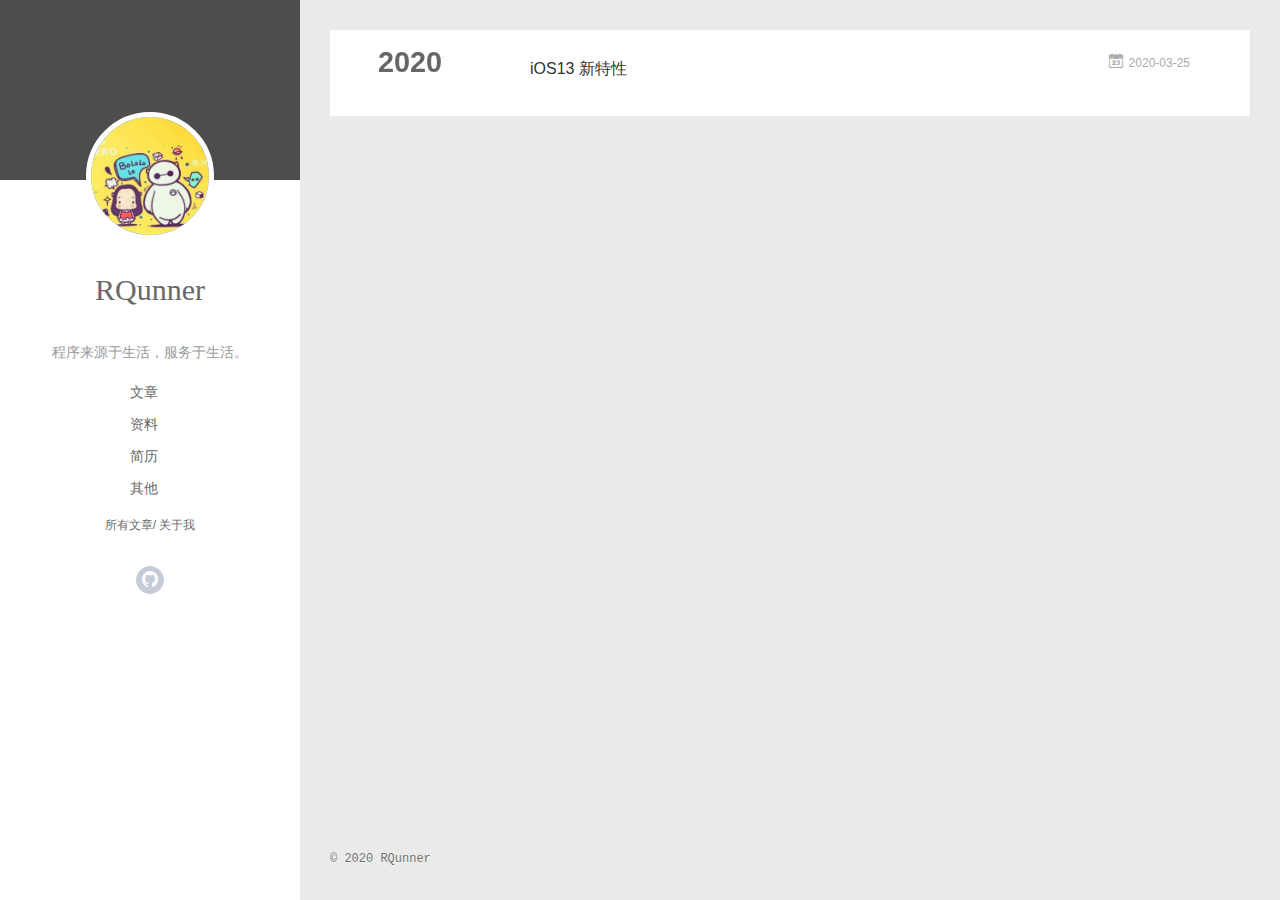
<file: archives/index.html>
<!DOCTYPE html>
<html>
<head>
  <meta charset="utf-8">
  
  <meta name="renderer" content="webkit">
  <meta http-equiv="X-UA-Compatible" content="IE=edge" >
  <link rel="dns-prefetch" href="http://yoursite.com">
  <title>Archives | 小强博客</title>
  <meta name="viewport" content="width=device-width, initial-scale=1, maximum-scale=1">
  <meta name="description" content="问心无愧，做自己该做的事情">
<meta property="og:type" content="website">
<meta property="og:title" content="小强博客">
<meta property="og:url" content="http://yoursite.com/archives/index.html">
<meta property="og:site_name" content="小强博客">
<meta property="og:description" content="问心无愧，做自己该做的事情">
<meta property="article:author" content="RQunner">
<meta property="article:tag" content="Python">
<meta property="article:tag" content=" iOS">
<meta name="twitter:card" content="summary">
  
    <link rel="alternative" href="/atom.xml" title="小强博客" type="application/atom+xml">
  
  
    <link rel="icon" href="/assets/logo.jpeg">
  
  <link rel="stylesheet" type="text/css" href="/./main.0cf68a.css">
  <style type="text/css">
  
    #container.show {
      background: linear-gradient(200deg,#a0cfe4,#e8c37e);
    }
  </style>
  

  
<script>
var _hmt = _hmt || [];
(function() {
	var hm = document.createElement("script");
	hm.src = "https://hm.baidu.com/hm.js?a30844fa2bcbce0a9e001fe06cefeddf";
	var s = document.getElementsByTagName("script")[0]; 
	s.parentNode.insertBefore(hm, s);
})();
</script>


<meta name="generator" content="Hexo 4.2.0"></head>

<body>
  <div id="container" q-class="show:isCtnShow">
    <canvas id="anm-canvas" class="anm-canvas"></canvas>
    <div class="left-col" q-class="show:isShow">
      
<div class="overlay" style="background: #4d4d4d"></div>
<div class="intrude-less">
	<header id="header" class="inner">
		<a href="/" class="profilepic">
			<img src="/assets/logo.jpeg" class="js-avatar">
		</a>
		<hgroup>
		  <h1 class="header-author"><a href="/">RQunner</a></h1>
		</hgroup>
		
		<p class="header-subtitle">程序来源于生活，服务于生活。</p>
		

		<nav class="header-menu">
			<ul>
			
				<li><a href="/">文章</a></li>
	        
				<li><a href="/contentData">资料</a></li>
	        
				<li><a href="/resume">简历</a></li>
	        
				<li><a href="/other">其他</a></li>
	        
			</ul>
		</nav>
		<nav class="header-smart-menu">
    		
    			
    			<a q-on="click: openSlider(e, 'innerArchive')" href="javascript:void(0)">所有文章</a>
    			
            
    			
    			<a q-on="click: openSlider(e, 'aboutme')" href="javascript:void(0)">关于我</a>
    			
            
		</nav>
		<nav class="header-nav">
			<div class="social">
				
					<a class="github" target="_blank" href="https://github.com" title="github"><i class="icon-github"></i></a>
		        
			</div>
		</nav>
	</header>		
</div>

    </div>
    <div class="mid-col" q-class="show:isShow,hide:isShow|isFalse">
      
<nav id="mobile-nav">
  	<div class="overlay js-overlay" style="background: #4d4d4d"></div>
	<div class="btnctn js-mobile-btnctn">
  		<div class="slider-trigger list" q-on="click: openSlider(e)"><i class="icon icon-sort"></i></div>
	</div>
	<div class="intrude-less">
		<header id="header" class="inner">
			<div class="profilepic">
				<img src="/assets/logo.jpeg" class="js-avatar">
			</div>
			<hgroup>
			  <h1 class="header-author js-header-author">RQunner</h1>
			</hgroup>
			
			<p class="header-subtitle"><i class="icon icon-quo-left"></i>程序来源于生活，服务于生活。<i class="icon icon-quo-right"></i></p>
			
			
			
				
			
				
			
				
			
				
			
			
			
			<nav class="header-nav">
				<div class="social">
					
						<a class="github" target="_blank" href="https://github.com" title="github"><i class="icon-github"></i></a>
			        
				</div>
			</nav>

			<nav class="header-menu js-header-menu">
				<ul style="width: 70%">
				
				
					<li style="width: 25%"><a href="/">文章</a></li>
		        
					<li style="width: 25%"><a href="/contentData">资料</a></li>
		        
					<li style="width: 25%"><a href="/resume">简历</a></li>
		        
					<li style="width: 25%"><a href="/other">其他</a></li>
		        
				</ul>
			</nav>
		</header>				
	</div>
	<div class="mobile-mask" style="display:none" q-show="isShow"></div>
</nav>

      <div id="wrapper" class="body-wrap">
        <div class="menu-l">
          <div class="canvas-wrap">
            <canvas data-colors="#eaeaea" data-sectionHeight="100" data-contentId="js-content" id="myCanvas1" class="anm-canvas"></canvas>
          </div>
          <div id="js-content" class="content-ll">
            
  
  
    
    
      
      
      <section class="archives-wrap">
        <div class="archive-year-wrap">
          <a href="/archives/2020" class="archive-year">2020</a>
        </div>
        <div class="archives">
    
    <article class="archive-article archive-type-post">
  <div class="archive-article-inner">
    <header class="archive-article-header">
      	<div class="article-meta">
	      	<a href="/2020/03/25/iOS13-%E6%96%B0%E7%89%B9%E6%96%B0/" class="archive-article-date">
  	<time datetime="2020-03-25T01:37:07.000Z" itemprop="datePublished"><i class="icon-calendar icon"></i>2020-03-25</time>
</a>
        </div>
    	 
  
    <h1 itemprop="name">
      <a class="archive-article-title" href="/2020/03/25/iOS13-%E6%96%B0%E7%89%B9%E6%96%B0/">iOS13 新特性</a>
    </h1>
  

        <div class="article-info info-on-right">
          
          

        </div>
        <div class="clearfix"></div>
    </header>
  </div>
</article>
  
  
    </div></section>
  

    


          </div>
        </div>
      </div>
      <footer id="footer">
  <div class="outer">
    <div id="footer-info">
    	<div class="footer-left">
    		&copy; 2020 RQunner
    	</div>
      	<div class="footer-right">
      		<!-- <a href="http://hexo.io/" target="_blank">Hexo</a>  Theme <a href="https://github.com/litten/hexo-theme-yilia" target="_blank">Yilia</a> by Litten -->
      	</div>
    </div>
  </div>
</footer>
    </div>
    <script>
	var yiliaConfig = {
		mathjax: true,
		isHome: false,
		isPost: false,
		isArchive: true,
		isTag: false,
		isCategory: false,
		open_in_new: false,
		toc_hide_index: true,
		root: "/",
		innerArchive: true,
		showTags: false
	}
</script>

<script>!function(t){function n(e){if(r[e])return r[e].exports;var i=r[e]={exports:{},id:e,loaded:!1};return t[e].call(i.exports,i,i.exports,n),i.loaded=!0,i.exports}var r={};n.m=t,n.c=r,n.p="./",n(0)}([function(t,n,r){r(195),t.exports=r(191)},function(t,n,r){var e=r(3),i=r(52),o=r(27),u=r(28),c=r(53),f="prototype",a=function(t,n,r){var s,l,h,v,p=t&a.F,d=t&a.G,y=t&a.S,g=t&a.P,b=t&a.B,m=d?e:y?e[n]||(e[n]={}):(e[n]||{})[f],x=d?i:i[n]||(i[n]={}),w=x[f]||(x[f]={});d&&(r=n);for(s in r)l=!p&&m&&void 0!==m[s],h=(l?m:r)[s],v=b&&l?c(h,e):g&&"function"==typeof h?c(Function.call,h):h,m&&u(m,s,h,t&a.U),x[s]!=h&&o(x,s,v),g&&w[s]!=h&&(w[s]=h)};e.core=i,a.F=1,a.G=2,a.S=4,a.P=8,a.B=16,a.W=32,a.U=64,a.R=128,t.exports=a},function(t,n,r){var e=r(6);t.exports=function(t){if(!e(t))throw TypeError(t+" is not an object!");return t}},function(t,n){var r=t.exports="undefined"!=typeof window&&window.Math==Math?window:"undefined"!=typeof self&&self.Math==Math?self:Function("return this")();"number"==typeof __g&&(__g=r)},function(t,n){t.exports=function(t){try{return!!t()}catch(t){return!0}}},function(t,n){var r=t.exports="undefined"!=typeof window&&window.Math==Math?window:"undefined"!=typeof self&&self.Math==Math?self:Function("return this")();"number"==typeof __g&&(__g=r)},function(t,n){t.exports=function(t){return"object"==typeof t?null!==t:"function"==typeof t}},function(t,n,r){var e=r(126)("wks"),i=r(76),o=r(3).Symbol,u="function"==typeof o;(t.exports=function(t){return e[t]||(e[t]=u&&o[t]||(u?o:i)("Symbol."+t))}).store=e},function(t,n){var r={}.hasOwnProperty;t.exports=function(t,n){return r.call(t,n)}},function(t,n,r){var e=r(94),i=r(33);t.exports=function(t){return e(i(t))}},function(t,n,r){t.exports=!r(4)(function(){return 7!=Object.defineProperty({},"a",{get:function(){return 7}}).a})},function(t,n,r){var e=r(2),i=r(167),o=r(50),u=Object.defineProperty;n.f=r(10)?Object.defineProperty:function(t,n,r){if(e(t),n=o(n,!0),e(r),i)try{return u(t,n,r)}catch(t){}if("get"in r||"set"in r)throw TypeError("Accessors not supported!");return"value"in r&&(t[n]=r.value),t}},function(t,n,r){t.exports=!r(18)(function(){return 7!=Object.defineProperty({},"a",{get:function(){return 7}}).a})},function(t,n,r){var e=r(14),i=r(22);t.exports=r(12)?function(t,n,r){return e.f(t,n,i(1,r))}:function(t,n,r){return t[n]=r,t}},function(t,n,r){var e=r(20),i=r(58),o=r(42),u=Object.defineProperty;n.f=r(12)?Object.defineProperty:function(t,n,r){if(e(t),n=o(n,!0),e(r),i)try{return u(t,n,r)}catch(t){}if("get"in r||"set"in r)throw TypeError("Accessors not supported!");return"value"in r&&(t[n]=r.value),t}},function(t,n,r){var e=r(40)("wks"),i=r(23),o=r(5).Symbol,u="function"==typeof o;(t.exports=function(t){return e[t]||(e[t]=u&&o[t]||(u?o:i)("Symbol."+t))}).store=e},function(t,n,r){var e=r(67),i=Math.min;t.exports=function(t){return t>0?i(e(t),9007199254740991):0}},function(t,n,r){var e=r(46);t.exports=function(t){return Object(e(t))}},function(t,n){t.exports=function(t){try{return!!t()}catch(t){return!0}}},function(t,n,r){var e=r(63),i=r(34);t.exports=Object.keys||function(t){return e(t,i)}},function(t,n,r){var e=r(21);t.exports=function(t){if(!e(t))throw TypeError(t+" is not an object!");return t}},function(t,n){t.exports=function(t){return"object"==typeof t?null!==t:"function"==typeof t}},function(t,n){t.exports=function(t,n){return{enumerable:!(1&t),configurable:!(2&t),writable:!(4&t),value:n}}},function(t,n){var r=0,e=Math.random();t.exports=function(t){return"Symbol(".concat(void 0===t?"":t,")_",(++r+e).toString(36))}},function(t,n){var r={}.hasOwnProperty;t.exports=function(t,n){return r.call(t,n)}},function(t,n){var r=t.exports={version:"2.4.0"};"number"==typeof __e&&(__e=r)},function(t,n){t.exports=function(t){if("function"!=typeof t)throw TypeError(t+" is not a function!");return t}},function(t,n,r){var e=r(11),i=r(66);t.exports=r(10)?function(t,n,r){return e.f(t,n,i(1,r))}:function(t,n,r){return t[n]=r,t}},function(t,n,r){var e=r(3),i=r(27),o=r(24),u=r(76)("src"),c="toString",f=Function[c],a=(""+f).split(c);r(52).inspectSource=function(t){return f.call(t)},(t.exports=function(t,n,r,c){var f="function"==typeof r;f&&(o(r,"name")||i(r,"name",n)),t[n]!==r&&(f&&(o(r,u)||i(r,u,t[n]?""+t[n]:a.join(String(n)))),t===e?t[n]=r:c?t[n]?t[n]=r:i(t,n,r):(delete t[n],i(t,n,r)))})(Function.prototype,c,function(){return"function"==typeof this&&this[u]||f.call(this)})},function(t,n,r){var e=r(1),i=r(4),o=r(46),u=function(t,n,r,e){var i=String(o(t)),u="<"+n;return""!==r&&(u+=" "+r+'="'+String(e).replace(/"/g,"&quot;")+'"'),u+">"+i+"</"+n+">"};t.exports=function(t,n){var r={};r[t]=n(u),e(e.P+e.F*i(function(){var n=""[t]('"');return n!==n.toLowerCase()||n.split('"').length>3}),"String",r)}},function(t,n,r){var e=r(115),i=r(46);t.exports=function(t){return e(i(t))}},function(t,n,r){var e=r(116),i=r(66),o=r(30),u=r(50),c=r(24),f=r(167),a=Object.getOwnPropertyDescriptor;n.f=r(10)?a:function(t,n){if(t=o(t),n=u(n,!0),f)try{return a(t,n)}catch(t){}if(c(t,n))return i(!e.f.call(t,n),t[n])}},function(t,n,r){var e=r(24),i=r(17),o=r(145)("IE_PROTO"),u=Object.prototype;t.exports=Object.getPrototypeOf||function(t){return t=i(t),e(t,o)?t[o]:"function"==typeof t.constructor&&t instanceof t.constructor?t.constructor.prototype:t instanceof Object?u:null}},function(t,n){t.exports=function(t){if(void 0==t)throw TypeError("Can't call method on  "+t);return t}},function(t,n){t.exports="constructor,hasOwnProperty,isPrototypeOf,propertyIsEnumerable,toLocaleString,toString,valueOf".split(",")},function(t,n){t.exports={}},function(t,n){t.exports=!0},function(t,n){n.f={}.propertyIsEnumerable},function(t,n,r){var e=r(14).f,i=r(8),o=r(15)("toStringTag");t.exports=function(t,n,r){t&&!i(t=r?t:t.prototype,o)&&e(t,o,{configurable:!0,value:n})}},function(t,n,r){var e=r(40)("keys"),i=r(23);t.exports=function(t){return e[t]||(e[t]=i(t))}},function(t,n,r){var e=r(5),i="__core-js_shared__",o=e[i]||(e[i]={});t.exports=function(t){return o[t]||(o[t]={})}},function(t,n){var r=Math.ceil,e=Math.floor;t.exports=function(t){return isNaN(t=+t)?0:(t>0?e:r)(t)}},function(t,n,r){var e=r(21);t.exports=function(t,n){if(!e(t))return t;var r,i;if(n&&"function"==typeof(r=t.toString)&&!e(i=r.call(t)))return i;if("function"==typeof(r=t.valueOf)&&!e(i=r.call(t)))return i;if(!n&&"function"==typeof(r=t.toString)&&!e(i=r.call(t)))return i;throw TypeError("Can't convert object to primitive value")}},function(t,n,r){var e=r(5),i=r(25),o=r(36),u=r(44),c=r(14).f;t.exports=function(t){var n=i.Symbol||(i.Symbol=o?{}:e.Symbol||{});"_"==t.charAt(0)||t in n||c(n,t,{value:u.f(t)})}},function(t,n,r){n.f=r(15)},function(t,n){var r={}.toString;t.exports=function(t){return r.call(t).slice(8,-1)}},function(t,n){t.exports=function(t){if(void 0==t)throw TypeError("Can't call method on  "+t);return t}},function(t,n,r){var e=r(4);t.exports=function(t,n){return!!t&&e(function(){n?t.call(null,function(){},1):t.call(null)})}},function(t,n,r){var e=r(53),i=r(115),o=r(17),u=r(16),c=r(203);t.exports=function(t,n){var r=1==t,f=2==t,a=3==t,s=4==t,l=6==t,h=5==t||l,v=n||c;return function(n,c,p){for(var d,y,g=o(n),b=i(g),m=e(c,p,3),x=u(b.length),w=0,S=r?v(n,x):f?v(n,0):void 0;x>w;w++)if((h||w in b)&&(d=b[w],y=m(d,w,g),t))if(r)S[w]=y;else if(y)switch(t){case 3:return!0;case 5:return d;case 6:return w;case 2:S.push(d)}else if(s)return!1;return l?-1:a||s?s:S}}},function(t,n,r){var e=r(1),i=r(52),o=r(4);t.exports=function(t,n){var r=(i.Object||{})[t]||Object[t],u={};u[t]=n(r),e(e.S+e.F*o(function(){r(1)}),"Object",u)}},function(t,n,r){var e=r(6);t.exports=function(t,n){if(!e(t))return t;var r,i;if(n&&"function"==typeof(r=t.toString)&&!e(i=r.call(t)))return i;if("function"==typeof(r=t.valueOf)&&!e(i=r.call(t)))return i;if(!n&&"function"==typeof(r=t.toString)&&!e(i=r.call(t)))return i;throw TypeError("Can't convert object to primitive value")}},function(t,n,r){var e=r(5),i=r(25),o=r(91),u=r(13),c="prototype",f=function(t,n,r){var a,s,l,h=t&f.F,v=t&f.G,p=t&f.S,d=t&f.P,y=t&f.B,g=t&f.W,b=v?i:i[n]||(i[n]={}),m=b[c],x=v?e:p?e[n]:(e[n]||{})[c];v&&(r=n);for(a in r)(s=!h&&x&&void 0!==x[a])&&a in b||(l=s?x[a]:r[a],b[a]=v&&"function"!=typeof x[a]?r[a]:y&&s?o(l,e):g&&x[a]==l?function(t){var n=function(n,r,e){if(this instanceof t){switch(arguments.length){case 0:return new t;case 1:return new t(n);case 2:return new t(n,r)}return new t(n,r,e)}return t.apply(this,arguments)};return n[c]=t[c],n}(l):d&&"function"==typeof l?o(Function.call,l):l,d&&((b.virtual||(b.virtual={}))[a]=l,t&f.R&&m&&!m[a]&&u(m,a,l)))};f.F=1,f.G=2,f.S=4,f.P=8,f.B=16,f.W=32,f.U=64,f.R=128,t.exports=f},function(t,n){var r=t.exports={version:"2.4.0"};"number"==typeof __e&&(__e=r)},function(t,n,r){var e=r(26);t.exports=function(t,n,r){if(e(t),void 0===n)return t;switch(r){case 1:return function(r){return t.call(n,r)};case 2:return function(r,e){return t.call(n,r,e)};case 3:return function(r,e,i){return t.call(n,r,e,i)}}return function(){return t.apply(n,arguments)}}},function(t,n,r){var e=r(183),i=r(1),o=r(126)("metadata"),u=o.store||(o.store=new(r(186))),c=function(t,n,r){var i=u.get(t);if(!i){if(!r)return;u.set(t,i=new e)}var o=i.get(n);if(!o){if(!r)return;i.set(n,o=new e)}return o},f=function(t,n,r){var e=c(n,r,!1);return void 0!==e&&e.has(t)},a=function(t,n,r){var e=c(n,r,!1);return void 0===e?void 0:e.get(t)},s=function(t,n,r,e){c(r,e,!0).set(t,n)},l=function(t,n){var r=c(t,n,!1),e=[];return r&&r.forEach(function(t,n){e.push(n)}),e},h=function(t){return void 0===t||"symbol"==typeof t?t:String(t)},v=function(t){i(i.S,"Reflect",t)};t.exports={store:u,map:c,has:f,get:a,set:s,keys:l,key:h,exp:v}},function(t,n,r){"use strict";if(r(10)){var e=r(69),i=r(3),o=r(4),u=r(1),c=r(127),f=r(152),a=r(53),s=r(68),l=r(66),h=r(27),v=r(73),p=r(67),d=r(16),y=r(75),g=r(50),b=r(24),m=r(180),x=r(114),w=r(6),S=r(17),_=r(137),O=r(70),E=r(32),P=r(71).f,j=r(154),F=r(76),M=r(7),A=r(48),N=r(117),T=r(146),I=r(155),k=r(80),L=r(123),R=r(74),C=r(130),D=r(160),U=r(11),W=r(31),G=U.f,B=W.f,V=i.RangeError,z=i.TypeError,q=i.Uint8Array,K="ArrayBuffer",J="Shared"+K,Y="BYTES_PER_ELEMENT",H="prototype",$=Array[H],X=f.ArrayBuffer,Q=f.DataView,Z=A(0),tt=A(2),nt=A(3),rt=A(4),et=A(5),it=A(6),ot=N(!0),ut=N(!1),ct=I.values,ft=I.keys,at=I.entries,st=$.lastIndexOf,lt=$.reduce,ht=$.reduceRight,vt=$.join,pt=$.sort,dt=$.slice,yt=$.toString,gt=$.toLocaleString,bt=M("iterator"),mt=M("toStringTag"),xt=F("typed_constructor"),wt=F("def_constructor"),St=c.CONSTR,_t=c.TYPED,Ot=c.VIEW,Et="Wrong length!",Pt=A(1,function(t,n){return Tt(T(t,t[wt]),n)}),jt=o(function(){return 1===new q(new Uint16Array([1]).buffer)[0]}),Ft=!!q&&!!q[H].set&&o(function(){new q(1).set({})}),Mt=function(t,n){if(void 0===t)throw z(Et);var r=+t,e=d(t);if(n&&!m(r,e))throw V(Et);return e},At=function(t,n){var r=p(t);if(r<0||r%n)throw V("Wrong offset!");return r},Nt=function(t){if(w(t)&&_t in t)return t;throw z(t+" is not a typed array!")},Tt=function(t,n){if(!(w(t)&&xt in t))throw z("It is not a typed array constructor!");return new t(n)},It=function(t,n){return kt(T(t,t[wt]),n)},kt=function(t,n){for(var r=0,e=n.length,i=Tt(t,e);e>r;)i[r]=n[r++];return i},Lt=function(t,n,r){G(t,n,{get:function(){return this._d[r]}})},Rt=function(t){var n,r,e,i,o,u,c=S(t),f=arguments.length,s=f>1?arguments[1]:void 0,l=void 0!==s,h=j(c);if(void 0!=h&&!_(h)){for(u=h.call(c),e=[],n=0;!(o=u.next()).done;n++)e.push(o.value);c=e}for(l&&f>2&&(s=a(s,arguments[2],2)),n=0,r=d(c.length),i=Tt(this,r);r>n;n++)i[n]=l?s(c[n],n):c[n];return i},Ct=function(){for(var t=0,n=arguments.length,r=Tt(this,n);n>t;)r[t]=arguments[t++];return r},Dt=!!q&&o(function(){gt.call(new q(1))}),Ut=function(){return gt.apply(Dt?dt.call(Nt(this)):Nt(this),arguments)},Wt={copyWithin:function(t,n){return D.call(Nt(this),t,n,arguments.length>2?arguments[2]:void 0)},every:function(t){return rt(Nt(this),t,arguments.length>1?arguments[1]:void 0)},fill:function(t){return C.apply(Nt(this),arguments)},filter:function(t){return It(this,tt(Nt(this),t,arguments.length>1?arguments[1]:void 0))},find:function(t){return et(Nt(this),t,arguments.length>1?arguments[1]:void 0)},findIndex:function(t){return it(Nt(this),t,arguments.length>1?arguments[1]:void 0)},forEach:function(t){Z(Nt(this),t,arguments.length>1?arguments[1]:void 0)},indexOf:function(t){return ut(Nt(this),t,arguments.length>1?arguments[1]:void 0)},includes:function(t){return ot(Nt(this),t,arguments.length>1?arguments[1]:void 0)},join:function(t){return vt.apply(Nt(this),arguments)},lastIndexOf:function(t){return st.apply(Nt(this),arguments)},map:function(t){return Pt(Nt(this),t,arguments.length>1?arguments[1]:void 0)},reduce:function(t){return lt.apply(Nt(this),arguments)},reduceRight:function(t){return ht.apply(Nt(this),arguments)},reverse:function(){for(var t,n=this,r=Nt(n).length,e=Math.floor(r/2),i=0;i<e;)t=n[i],n[i++]=n[--r],n[r]=t;return n},some:function(t){return nt(Nt(this),t,arguments.length>1?arguments[1]:void 0)},sort:function(t){return pt.call(Nt(this),t)},subarray:function(t,n){var r=Nt(this),e=r.length,i=y(t,e);return new(T(r,r[wt]))(r.buffer,r.byteOffset+i*r.BYTES_PER_ELEMENT,d((void 0===n?e:y(n,e))-i))}},Gt=function(t,n){return It(this,dt.call(Nt(this),t,n))},Bt=function(t){Nt(this);var n=At(arguments[1],1),r=this.length,e=S(t),i=d(e.length),o=0;if(i+n>r)throw V(Et);for(;o<i;)this[n+o]=e[o++]},Vt={entries:function(){return at.call(Nt(this))},keys:function(){return ft.call(Nt(this))},values:function(){return ct.call(Nt(this))}},zt=function(t,n){return w(t)&&t[_t]&&"symbol"!=typeof n&&n in t&&String(+n)==String(n)},qt=function(t,n){return zt(t,n=g(n,!0))?l(2,t[n]):B(t,n)},Kt=function(t,n,r){return!(zt(t,n=g(n,!0))&&w(r)&&b(r,"value"))||b(r,"get")||b(r,"set")||r.configurable||b(r,"writable")&&!r.writable||b(r,"enumerable")&&!r.enumerable?G(t,n,r):(t[n]=r.value,t)};St||(W.f=qt,U.f=Kt),u(u.S+u.F*!St,"Object",{getOwnPropertyDescriptor:qt,defineProperty:Kt}),o(function(){yt.call({})})&&(yt=gt=function(){return vt.call(this)});var Jt=v({},Wt);v(Jt,Vt),h(Jt,bt,Vt.values),v(Jt,{slice:Gt,set:Bt,constructor:function(){},toString:yt,toLocaleString:Ut}),Lt(Jt,"buffer","b"),Lt(Jt,"byteOffset","o"),Lt(Jt,"byteLength","l"),Lt(Jt,"length","e"),G(Jt,mt,{get:function(){return this[_t]}}),t.exports=function(t,n,r,f){f=!!f;var a=t+(f?"Clamped":"")+"Array",l="Uint8Array"!=a,v="get"+t,p="set"+t,y=i[a],g=y||{},b=y&&E(y),m=!y||!c.ABV,S={},_=y&&y[H],j=function(t,r){var e=t._d;return e.v[v](r*n+e.o,jt)},F=function(t,r,e){var i=t._d;f&&(e=(e=Math.round(e))<0?0:e>255?255:255&e),i.v[p](r*n+i.o,e,jt)},M=function(t,n){G(t,n,{get:function(){return j(this,n)},set:function(t){return F(this,n,t)},enumerable:!0})};m?(y=r(function(t,r,e,i){s(t,y,a,"_d");var o,u,c,f,l=0,v=0;if(w(r)){if(!(r instanceof X||(f=x(r))==K||f==J))return _t in r?kt(y,r):Rt.call(y,r);o=r,v=At(e,n);var p=r.byteLength;if(void 0===i){if(p%n)throw V(Et);if((u=p-v)<0)throw V(Et)}else if((u=d(i)*n)+v>p)throw V(Et);c=u/n}else c=Mt(r,!0),u=c*n,o=new X(u);for(h(t,"_d",{b:o,o:v,l:u,e:c,v:new Q(o)});l<c;)M(t,l++)}),_=y[H]=O(Jt),h(_,"constructor",y)):L(function(t){new y(null),new y(t)},!0)||(y=r(function(t,r,e,i){s(t,y,a);var o;return w(r)?r instanceof X||(o=x(r))==K||o==J?void 0!==i?new g(r,At(e,n),i):void 0!==e?new g(r,At(e,n)):new g(r):_t in r?kt(y,r):Rt.call(y,r):new g(Mt(r,l))}),Z(b!==Function.prototype?P(g).concat(P(b)):P(g),function(t){t in y||h(y,t,g[t])}),y[H]=_,e||(_.constructor=y));var A=_[bt],N=!!A&&("values"==A.name||void 0==A.name),T=Vt.values;h(y,xt,!0),h(_,_t,a),h(_,Ot,!0),h(_,wt,y),(f?new y(1)[mt]==a:mt in _)||G(_,mt,{get:function(){return a}}),S[a]=y,u(u.G+u.W+u.F*(y!=g),S),u(u.S,a,{BYTES_PER_ELEMENT:n,from:Rt,of:Ct}),Y in _||h(_,Y,n),u(u.P,a,Wt),R(a),u(u.P+u.F*Ft,a,{set:Bt}),u(u.P+u.F*!N,a,Vt),u(u.P+u.F*(_.toString!=yt),a,{toString:yt}),u(u.P+u.F*o(function(){new y(1).slice()}),a,{slice:Gt}),u(u.P+u.F*(o(function(){return[1,2].toLocaleString()!=new y([1,2]).toLocaleString()})||!o(function(){_.toLocaleString.call([1,2])})),a,{toLocaleString:Ut}),k[a]=N?A:T,e||N||h(_,bt,T)}}else t.exports=function(){}},function(t,n){var r={}.toString;t.exports=function(t){return r.call(t).slice(8,-1)}},function(t,n,r){var e=r(21),i=r(5).document,o=e(i)&&e(i.createElement);t.exports=function(t){return o?i.createElement(t):{}}},function(t,n,r){t.exports=!r(12)&&!r(18)(function(){return 7!=Object.defineProperty(r(57)("div"),"a",{get:function(){return 7}}).a})},function(t,n,r){"use strict";var e=r(36),i=r(51),o=r(64),u=r(13),c=r(8),f=r(35),a=r(96),s=r(38),l=r(103),h=r(15)("iterator"),v=!([].keys&&"next"in[].keys()),p="keys",d="values",y=function(){return this};t.exports=function(t,n,r,g,b,m,x){a(r,n,g);var w,S,_,O=function(t){if(!v&&t in F)return F[t];switch(t){case p:case d:return function(){return new r(this,t)}}return function(){return new r(this,t)}},E=n+" Iterator",P=b==d,j=!1,F=t.prototype,M=F[h]||F["@@iterator"]||b&&F[b],A=M||O(b),N=b?P?O("entries"):A:void 0,T="Array"==n?F.entries||M:M;if(T&&(_=l(T.call(new t)))!==Object.prototype&&(s(_,E,!0),e||c(_,h)||u(_,h,y)),P&&M&&M.name!==d&&(j=!0,A=function(){return M.call(this)}),e&&!x||!v&&!j&&F[h]||u(F,h,A),f[n]=A,f[E]=y,b)if(w={values:P?A:O(d),keys:m?A:O(p),entries:N},x)for(S in w)S in F||o(F,S,w[S]);else i(i.P+i.F*(v||j),n,w);return w}},function(t,n,r){var e=r(20),i=r(100),o=r(34),u=r(39)("IE_PROTO"),c=function(){},f="prototype",a=function(){var t,n=r(57)("iframe"),e=o.length;for(n.style.display="none",r(93).appendChild(n),n.src="javascript:",t=n.contentWindow.document,t.open(),t.write("<script>document.F=Object<\/script>"),t.close(),a=t.F;e--;)delete a[f][o[e]];return a()};t.exports=Object.create||function(t,n){var r;return null!==t?(c[f]=e(t),r=new c,c[f]=null,r[u]=t):r=a(),void 0===n?r:i(r,n)}},function(t,n,r){var e=r(63),i=r(34).concat("length","prototype");n.f=Object.getOwnPropertyNames||function(t){return e(t,i)}},function(t,n){n.f=Object.getOwnPropertySymbols},function(t,n,r){var e=r(8),i=r(9),o=r(90)(!1),u=r(39)("IE_PROTO");t.exports=function(t,n){var r,c=i(t),f=0,a=[];for(r in c)r!=u&&e(c,r)&&a.push(r);for(;n.length>f;)e(c,r=n[f++])&&(~o(a,r)||a.push(r));return a}},function(t,n,r){t.exports=r(13)},function(t,n,r){var e=r(76)("meta"),i=r(6),o=r(24),u=r(11).f,c=0,f=Object.isExtensible||function(){return!0},a=!r(4)(function(){return f(Object.preventExtensions({}))}),s=function(t){u(t,e,{value:{i:"O"+ ++c,w:{}}})},l=function(t,n){if(!i(t))return"symbol"==typeof t?t:("string"==typeof t?"S":"P")+t;if(!o(t,e)){if(!f(t))return"F";if(!n)return"E";s(t)}return t[e].i},h=function(t,n){if(!o(t,e)){if(!f(t))return!0;if(!n)return!1;s(t)}return t[e].w},v=function(t){return a&&p.NEED&&f(t)&&!o(t,e)&&s(t),t},p=t.exports={KEY:e,NEED:!1,fastKey:l,getWeak:h,onFreeze:v}},function(t,n){t.exports=function(t,n){return{enumerable:!(1&t),configurable:!(2&t),writable:!(4&t),value:n}}},function(t,n){var r=Math.ceil,e=Math.floor;t.exports=function(t){return isNaN(t=+t)?0:(t>0?e:r)(t)}},function(t,n){t.exports=function(t,n,r,e){if(!(t instanceof n)||void 0!==e&&e in t)throw TypeError(r+": incorrect invocation!");return t}},function(t,n){t.exports=!1},function(t,n,r){var e=r(2),i=r(173),o=r(133),u=r(145)("IE_PROTO"),c=function(){},f="prototype",a=function(){var t,n=r(132)("iframe"),e=o.length;for(n.style.display="none",r(135).appendChild(n),n.src="javascript:",t=n.contentWindow.document,t.open(),t.write("<script>document.F=Object<\/script>"),t.close(),a=t.F;e--;)delete a[f][o[e]];return a()};t.exports=Object.create||function(t,n){var r;return null!==t?(c[f]=e(t),r=new c,c[f]=null,r[u]=t):r=a(),void 0===n?r:i(r,n)}},function(t,n,r){var e=r(175),i=r(133).concat("length","prototype");n.f=Object.getOwnPropertyNames||function(t){return e(t,i)}},function(t,n,r){var e=r(175),i=r(133);t.exports=Object.keys||function(t){return e(t,i)}},function(t,n,r){var e=r(28);t.exports=function(t,n,r){for(var i in n)e(t,i,n[i],r);return t}},function(t,n,r){"use strict";var e=r(3),i=r(11),o=r(10),u=r(7)("species");t.exports=function(t){var n=e[t];o&&n&&!n[u]&&i.f(n,u,{configurable:!0,get:function(){return this}})}},function(t,n,r){var e=r(67),i=Math.max,o=Math.min;t.exports=function(t,n){return t=e(t),t<0?i(t+n,0):o(t,n)}},function(t,n){var r=0,e=Math.random();t.exports=function(t){return"Symbol(".concat(void 0===t?"":t,")_",(++r+e).toString(36))}},function(t,n,r){var e=r(33);t.exports=function(t){return Object(e(t))}},function(t,n,r){var e=r(7)("unscopables"),i=Array.prototype;void 0==i[e]&&r(27)(i,e,{}),t.exports=function(t){i[e][t]=!0}},function(t,n,r){var e=r(53),i=r(169),o=r(137),u=r(2),c=r(16),f=r(154),a={},s={},n=t.exports=function(t,n,r,l,h){var v,p,d,y,g=h?function(){return t}:f(t),b=e(r,l,n?2:1),m=0;if("function"!=typeof g)throw TypeError(t+" is not iterable!");if(o(g)){for(v=c(t.length);v>m;m++)if((y=n?b(u(p=t[m])[0],p[1]):b(t[m]))===a||y===s)return y}else for(d=g.call(t);!(p=d.next()).done;)if((y=i(d,b,p.value,n))===a||y===s)return y};n.BREAK=a,n.RETURN=s},function(t,n){t.exports={}},function(t,n,r){var e=r(11).f,i=r(24),o=r(7)("toStringTag");t.exports=function(t,n,r){t&&!i(t=r?t:t.prototype,o)&&e(t,o,{configurable:!0,value:n})}},function(t,n,r){var e=r(1),i=r(46),o=r(4),u=r(150),c="["+u+"]",f="​",a=RegExp("^"+c+c+"*"),s=RegExp(c+c+"*$"),l=function(t,n,r){var i={},c=o(function(){return!!u[t]()||f[t]()!=f}),a=i[t]=c?n(h):u[t];r&&(i[r]=a),e(e.P+e.F*c,"String",i)},h=l.trim=function(t,n){return t=String(i(t)),1&n&&(t=t.replace(a,"")),2&n&&(t=t.replace(s,"")),t};t.exports=l},function(t,n,r){t.exports={default:r(86),__esModule:!0}},function(t,n,r){t.exports={default:r(87),__esModule:!0}},function(t,n,r){"use strict";function e(t){return t&&t.__esModule?t:{default:t}}n.__esModule=!0;var i=r(84),o=e(i),u=r(83),c=e(u),f="function"==typeof c.default&&"symbol"==typeof o.default?function(t){return typeof t}:function(t){return t&&"function"==typeof c.default&&t.constructor===c.default&&t!==c.default.prototype?"symbol":typeof t};n.default="function"==typeof c.default&&"symbol"===f(o.default)?function(t){return void 0===t?"undefined":f(t)}:function(t){return t&&"function"==typeof c.default&&t.constructor===c.default&&t!==c.default.prototype?"symbol":void 0===t?"undefined":f(t)}},function(t,n,r){r(110),r(108),r(111),r(112),t.exports=r(25).Symbol},function(t,n,r){r(109),r(113),t.exports=r(44).f("iterator")},function(t,n){t.exports=function(t){if("function"!=typeof t)throw TypeError(t+" is not a function!");return t}},function(t,n){t.exports=function(){}},function(t,n,r){var e=r(9),i=r(106),o=r(105);t.exports=function(t){return function(n,r,u){var c,f=e(n),a=i(f.length),s=o(u,a);if(t&&r!=r){for(;a>s;)if((c=f[s++])!=c)return!0}else for(;a>s;s++)if((t||s in f)&&f[s]===r)return t||s||0;return!t&&-1}}},function(t,n,r){var e=r(88);t.exports=function(t,n,r){if(e(t),void 0===n)return t;switch(r){case 1:return function(r){return t.call(n,r)};case 2:return function(r,e){return t.call(n,r,e)};case 3:return function(r,e,i){return t.call(n,r,e,i)}}return function(){return t.apply(n,arguments)}}},function(t,n,r){var e=r(19),i=r(62),o=r(37);t.exports=function(t){var n=e(t),r=i.f;if(r)for(var u,c=r(t),f=o.f,a=0;c.length>a;)f.call(t,u=c[a++])&&n.push(u);return n}},function(t,n,r){t.exports=r(5).document&&document.documentElement},function(t,n,r){var e=r(56);t.exports=Object("z").propertyIsEnumerable(0)?Object:function(t){return"String"==e(t)?t.split(""):Object(t)}},function(t,n,r){var e=r(56);t.exports=Array.isArray||function(t){return"Array"==e(t)}},function(t,n,r){"use strict";var e=r(60),i=r(22),o=r(38),u={};r(13)(u,r(15)("iterator"),function(){return this}),t.exports=function(t,n,r){t.prototype=e(u,{next:i(1,r)}),o(t,n+" Iterator")}},function(t,n){t.exports=function(t,n){return{value:n,done:!!t}}},function(t,n,r){var e=r(19),i=r(9);t.exports=function(t,n){for(var r,o=i(t),u=e(o),c=u.length,f=0;c>f;)if(o[r=u[f++]]===n)return r}},function(t,n,r){var e=r(23)("meta"),i=r(21),o=r(8),u=r(14).f,c=0,f=Object.isExtensible||function(){return!0},a=!r(18)(function(){return f(Object.preventExtensions({}))}),s=function(t){u(t,e,{value:{i:"O"+ ++c,w:{}}})},l=function(t,n){if(!i(t))return"symbol"==typeof t?t:("string"==typeof t?"S":"P")+t;if(!o(t,e)){if(!f(t))return"F";if(!n)return"E";s(t)}return t[e].i},h=function(t,n){if(!o(t,e)){if(!f(t))return!0;if(!n)return!1;s(t)}return t[e].w},v=function(t){return a&&p.NEED&&f(t)&&!o(t,e)&&s(t),t},p=t.exports={KEY:e,NEED:!1,fastKey:l,getWeak:h,onFreeze:v}},function(t,n,r){var e=r(14),i=r(20),o=r(19);t.exports=r(12)?Object.defineProperties:function(t,n){i(t);for(var r,u=o(n),c=u.length,f=0;c>f;)e.f(t,r=u[f++],n[r]);return t}},function(t,n,r){var e=r(37),i=r(22),o=r(9),u=r(42),c=r(8),f=r(58),a=Object.getOwnPropertyDescriptor;n.f=r(12)?a:function(t,n){if(t=o(t),n=u(n,!0),f)try{return a(t,n)}catch(t){}if(c(t,n))return i(!e.f.call(t,n),t[n])}},function(t,n,r){var e=r(9),i=r(61).f,o={}.toString,u="object"==typeof window&&window&&Object.getOwnPropertyNames?Object.getOwnPropertyNames(window):[],c=function(t){try{return i(t)}catch(t){return u.slice()}};t.exports.f=function(t){return u&&"[object Window]"==o.call(t)?c(t):i(e(t))}},function(t,n,r){var e=r(8),i=r(77),o=r(39)("IE_PROTO"),u=Object.prototype;t.exports=Object.getPrototypeOf||function(t){return t=i(t),e(t,o)?t[o]:"function"==typeof t.constructor&&t instanceof t.constructor?t.constructor.prototype:t instanceof Object?u:null}},function(t,n,r){var e=r(41),i=r(33);t.exports=function(t){return function(n,r){var o,u,c=String(i(n)),f=e(r),a=c.length;return f<0||f>=a?t?"":void 0:(o=c.charCodeAt(f),o<55296||o>56319||f+1===a||(u=c.charCodeAt(f+1))<56320||u>57343?t?c.charAt(f):o:t?c.slice(f,f+2):u-56320+(o-55296<<10)+65536)}}},function(t,n,r){var e=r(41),i=Math.max,o=Math.min;t.exports=function(t,n){return t=e(t),t<0?i(t+n,0):o(t,n)}},function(t,n,r){var e=r(41),i=Math.min;t.exports=function(t){return t>0?i(e(t),9007199254740991):0}},function(t,n,r){"use strict";var e=r(89),i=r(97),o=r(35),u=r(9);t.exports=r(59)(Array,"Array",function(t,n){this._t=u(t),this._i=0,this._k=n},function(){var t=this._t,n=this._k,r=this._i++;return!t||r>=t.length?(this._t=void 0,i(1)):"keys"==n?i(0,r):"values"==n?i(0,t[r]):i(0,[r,t[r]])},"values"),o.Arguments=o.Array,e("keys"),e("values"),e("entries")},function(t,n){},function(t,n,r){"use strict";var e=r(104)(!0);r(59)(String,"String",function(t){this._t=String(t),this._i=0},function(){var t,n=this._t,r=this._i;return r>=n.length?{value:void 0,done:!0}:(t=e(n,r),this._i+=t.length,{value:t,done:!1})})},function(t,n,r){"use strict";var e=r(5),i=r(8),o=r(12),u=r(51),c=r(64),f=r(99).KEY,a=r(18),s=r(40),l=r(38),h=r(23),v=r(15),p=r(44),d=r(43),y=r(98),g=r(92),b=r(95),m=r(20),x=r(9),w=r(42),S=r(22),_=r(60),O=r(102),E=r(101),P=r(14),j=r(19),F=E.f,M=P.f,A=O.f,N=e.Symbol,T=e.JSON,I=T&&T.stringify,k="prototype",L=v("_hidden"),R=v("toPrimitive"),C={}.propertyIsEnumerable,D=s("symbol-registry"),U=s("symbols"),W=s("op-symbols"),G=Object[k],B="function"==typeof N,V=e.QObject,z=!V||!V[k]||!V[k].findChild,q=o&&a(function(){return 7!=_(M({},"a",{get:function(){return M(this,"a",{value:7}).a}})).a})?function(t,n,r){var e=F(G,n);e&&delete G[n],M(t,n,r),e&&t!==G&&M(G,n,e)}:M,K=function(t){var n=U[t]=_(N[k]);return n._k=t,n},J=B&&"symbol"==typeof N.iterator?function(t){return"symbol"==typeof t}:function(t){return t instanceof N},Y=function(t,n,r){return t===G&&Y(W,n,r),m(t),n=w(n,!0),m(r),i(U,n)?(r.enumerable?(i(t,L)&&t[L][n]&&(t[L][n]=!1),r=_(r,{enumerable:S(0,!1)})):(i(t,L)||M(t,L,S(1,{})),t[L][n]=!0),q(t,n,r)):M(t,n,r)},H=function(t,n){m(t);for(var r,e=g(n=x(n)),i=0,o=e.length;o>i;)Y(t,r=e[i++],n[r]);return t},$=function(t,n){return void 0===n?_(t):H(_(t),n)},X=function(t){var n=C.call(this,t=w(t,!0));return!(this===G&&i(U,t)&&!i(W,t))&&(!(n||!i(this,t)||!i(U,t)||i(this,L)&&this[L][t])||n)},Q=function(t,n){if(t=x(t),n=w(n,!0),t!==G||!i(U,n)||i(W,n)){var r=F(t,n);return!r||!i(U,n)||i(t,L)&&t[L][n]||(r.enumerable=!0),r}},Z=function(t){for(var n,r=A(x(t)),e=[],o=0;r.length>o;)i(U,n=r[o++])||n==L||n==f||e.push(n);return e},tt=function(t){for(var n,r=t===G,e=A(r?W:x(t)),o=[],u=0;e.length>u;)!i(U,n=e[u++])||r&&!i(G,n)||o.push(U[n]);return o};B||(N=function(){if(this instanceof N)throw TypeError("Symbol is not a constructor!");var t=h(arguments.length>0?arguments[0]:void 0),n=function(r){this===G&&n.call(W,r),i(this,L)&&i(this[L],t)&&(this[L][t]=!1),q(this,t,S(1,r))};return o&&z&&q(G,t,{configurable:!0,set:n}),K(t)},c(N[k],"toString",function(){return this._k}),E.f=Q,P.f=Y,r(61).f=O.f=Z,r(37).f=X,r(62).f=tt,o&&!r(36)&&c(G,"propertyIsEnumerable",X,!0),p.f=function(t){return K(v(t))}),u(u.G+u.W+u.F*!B,{Symbol:N});for(var nt="hasInstance,isConcatSpreadable,iterator,match,replace,search,species,split,toPrimitive,toStringTag,unscopables".split(","),rt=0;nt.length>rt;)v(nt[rt++]);for(var nt=j(v.store),rt=0;nt.length>rt;)d(nt[rt++]);u(u.S+u.F*!B,"Symbol",{for:function(t){return i(D,t+="")?D[t]:D[t]=N(t)},keyFor:function(t){if(J(t))return y(D,t);throw TypeError(t+" is not a symbol!")},useSetter:function(){z=!0},useSimple:function(){z=!1}}),u(u.S+u.F*!B,"Object",{create:$,defineProperty:Y,defineProperties:H,getOwnPropertyDescriptor:Q,getOwnPropertyNames:Z,getOwnPropertySymbols:tt}),T&&u(u.S+u.F*(!B||a(function(){var t=N();return"[null]"!=I([t])||"{}"!=I({a:t})||"{}"!=I(Object(t))})),"JSON",{stringify:function(t){if(void 0!==t&&!J(t)){for(var n,r,e=[t],i=1;arguments.length>i;)e.push(arguments[i++]);return n=e[1],"function"==typeof n&&(r=n),!r&&b(n)||(n=function(t,n){if(r&&(n=r.call(this,t,n)),!J(n))return n}),e[1]=n,I.apply(T,e)}}}),N[k][R]||r(13)(N[k],R,N[k].valueOf),l(N,"Symbol"),l(Math,"Math",!0),l(e.JSON,"JSON",!0)},function(t,n,r){r(43)("asyncIterator")},function(t,n,r){r(43)("observable")},function(t,n,r){r(107);for(var e=r(5),i=r(13),o=r(35),u=r(15)("toStringTag"),c=["NodeList","DOMTokenList","MediaList","StyleSheetList","CSSRuleList"],f=0;f<5;f++){var a=c[f],s=e[a],l=s&&s.prototype;l&&!l[u]&&i(l,u,a),o[a]=o.Array}},function(t,n,r){var e=r(45),i=r(7)("toStringTag"),o="Arguments"==e(function(){return arguments}()),u=function(t,n){try{return t[n]}catch(t){}};t.exports=function(t){var n,r,c;return void 0===t?"Undefined":null===t?"Null":"string"==typeof(r=u(n=Object(t),i))?r:o?e(n):"Object"==(c=e(n))&&"function"==typeof n.callee?"Arguments":c}},function(t,n,r){var e=r(45);t.exports=Object("z").propertyIsEnumerable(0)?Object:function(t){return"String"==e(t)?t.split(""):Object(t)}},function(t,n){n.f={}.propertyIsEnumerable},function(t,n,r){var e=r(30),i=r(16),o=r(75);t.exports=function(t){return function(n,r,u){var c,f=e(n),a=i(f.length),s=o(u,a);if(t&&r!=r){for(;a>s;)if((c=f[s++])!=c)return!0}else for(;a>s;s++)if((t||s in f)&&f[s]===r)return t||s||0;return!t&&-1}}},function(t,n,r){"use strict";var e=r(3),i=r(1),o=r(28),u=r(73),c=r(65),f=r(79),a=r(68),s=r(6),l=r(4),h=r(123),v=r(81),p=r(136);t.exports=function(t,n,r,d,y,g){var b=e[t],m=b,x=y?"set":"add",w=m&&m.prototype,S={},_=function(t){var n=w[t];o(w,t,"delete"==t?function(t){return!(g&&!s(t))&&n.call(this,0===t?0:t)}:"has"==t?function(t){return!(g&&!s(t))&&n.call(this,0===t?0:t)}:"get"==t?function(t){return g&&!s(t)?void 0:n.call(this,0===t?0:t)}:"add"==t?function(t){return n.call(this,0===t?0:t),this}:function(t,r){return n.call(this,0===t?0:t,r),this})};if("function"==typeof m&&(g||w.forEach&&!l(function(){(new m).entries().next()}))){var O=new m,E=O[x](g?{}:-0,1)!=O,P=l(function(){O.has(1)}),j=h(function(t){new m(t)}),F=!g&&l(function(){for(var t=new m,n=5;n--;)t[x](n,n);return!t.has(-0)});j||(m=n(function(n,r){a(n,m,t);var e=p(new b,n,m);return void 0!=r&&f(r,y,e[x],e),e}),m.prototype=w,w.constructor=m),(P||F)&&(_("delete"),_("has"),y&&_("get")),(F||E)&&_(x),g&&w.clear&&delete w.clear}else m=d.getConstructor(n,t,y,x),u(m.prototype,r),c.NEED=!0;return v(m,t),S[t]=m,i(i.G+i.W+i.F*(m!=b),S),g||d.setStrong(m,t,y),m}},function(t,n,r){"use strict";var e=r(27),i=r(28),o=r(4),u=r(46),c=r(7);t.exports=function(t,n,r){var f=c(t),a=r(u,f,""[t]),s=a[0],l=a[1];o(function(){var n={};return n[f]=function(){return 7},7!=""[t](n)})&&(i(String.prototype,t,s),e(RegExp.prototype,f,2==n?function(t,n){return l.call(t,this,n)}:function(t){return l.call(t,this)}))}
},function(t,n,r){"use strict";var e=r(2);t.exports=function(){var t=e(this),n="";return t.global&&(n+="g"),t.ignoreCase&&(n+="i"),t.multiline&&(n+="m"),t.unicode&&(n+="u"),t.sticky&&(n+="y"),n}},function(t,n){t.exports=function(t,n,r){var e=void 0===r;switch(n.length){case 0:return e?t():t.call(r);case 1:return e?t(n[0]):t.call(r,n[0]);case 2:return e?t(n[0],n[1]):t.call(r,n[0],n[1]);case 3:return e?t(n[0],n[1],n[2]):t.call(r,n[0],n[1],n[2]);case 4:return e?t(n[0],n[1],n[2],n[3]):t.call(r,n[0],n[1],n[2],n[3])}return t.apply(r,n)}},function(t,n,r){var e=r(6),i=r(45),o=r(7)("match");t.exports=function(t){var n;return e(t)&&(void 0!==(n=t[o])?!!n:"RegExp"==i(t))}},function(t,n,r){var e=r(7)("iterator"),i=!1;try{var o=[7][e]();o.return=function(){i=!0},Array.from(o,function(){throw 2})}catch(t){}t.exports=function(t,n){if(!n&&!i)return!1;var r=!1;try{var o=[7],u=o[e]();u.next=function(){return{done:r=!0}},o[e]=function(){return u},t(o)}catch(t){}return r}},function(t,n,r){t.exports=r(69)||!r(4)(function(){var t=Math.random();__defineSetter__.call(null,t,function(){}),delete r(3)[t]})},function(t,n){n.f=Object.getOwnPropertySymbols},function(t,n,r){var e=r(3),i="__core-js_shared__",o=e[i]||(e[i]={});t.exports=function(t){return o[t]||(o[t]={})}},function(t,n,r){for(var e,i=r(3),o=r(27),u=r(76),c=u("typed_array"),f=u("view"),a=!(!i.ArrayBuffer||!i.DataView),s=a,l=0,h="Int8Array,Uint8Array,Uint8ClampedArray,Int16Array,Uint16Array,Int32Array,Uint32Array,Float32Array,Float64Array".split(",");l<9;)(e=i[h[l++]])?(o(e.prototype,c,!0),o(e.prototype,f,!0)):s=!1;t.exports={ABV:a,CONSTR:s,TYPED:c,VIEW:f}},function(t,n){"use strict";var r={versions:function(){var t=window.navigator.userAgent;return{trident:t.indexOf("Trident")>-1,presto:t.indexOf("Presto")>-1,webKit:t.indexOf("AppleWebKit")>-1,gecko:t.indexOf("Gecko")>-1&&-1==t.indexOf("KHTML"),mobile:!!t.match(/AppleWebKit.*Mobile.*/),ios:!!t.match(/\(i[^;]+;( U;)? CPU.+Mac OS X/),android:t.indexOf("Android")>-1||t.indexOf("Linux")>-1,iPhone:t.indexOf("iPhone")>-1||t.indexOf("Mac")>-1,iPad:t.indexOf("iPad")>-1,webApp:-1==t.indexOf("Safari"),weixin:-1==t.indexOf("MicroMessenger")}}()};t.exports=r},function(t,n,r){"use strict";var e=r(85),i=function(t){return t&&t.__esModule?t:{default:t}}(e),o=function(){function t(t,n,e){return n||e?String.fromCharCode(n||e):r[t]||t}function n(t){return e[t]}var r={"&quot;":'"',"&lt;":"<","&gt;":">","&amp;":"&","&nbsp;":" "},e={};for(var u in r)e[r[u]]=u;return r["&apos;"]="'",e["'"]="&#39;",{encode:function(t){return t?(""+t).replace(/['<> "&]/g,n).replace(/\r?\n/g,"<br/>").replace(/\s/g,"&nbsp;"):""},decode:function(n){return n?(""+n).replace(/<br\s*\/?>/gi,"\n").replace(/&quot;|&lt;|&gt;|&amp;|&nbsp;|&apos;|&#(\d+);|&#(\d+)/g,t).replace(/\u00a0/g," "):""},encodeBase16:function(t){if(!t)return t;t+="";for(var n=[],r=0,e=t.length;e>r;r++)n.push(t.charCodeAt(r).toString(16).toUpperCase());return n.join("")},encodeBase16forJSON:function(t){if(!t)return t;t=t.replace(/[\u4E00-\u9FBF]/gi,function(t){return escape(t).replace("%u","\\u")});for(var n=[],r=0,e=t.length;e>r;r++)n.push(t.charCodeAt(r).toString(16).toUpperCase());return n.join("")},decodeBase16:function(t){if(!t)return t;t+="";for(var n=[],r=0,e=t.length;e>r;r+=2)n.push(String.fromCharCode("0x"+t.slice(r,r+2)));return n.join("")},encodeObject:function(t){if(t instanceof Array)for(var n=0,r=t.length;r>n;n++)t[n]=o.encodeObject(t[n]);else if("object"==(void 0===t?"undefined":(0,i.default)(t)))for(var e in t)t[e]=o.encodeObject(t[e]);else if("string"==typeof t)return o.encode(t);return t},loadScript:function(t){var n=document.createElement("script");document.getElementsByTagName("body")[0].appendChild(n),n.setAttribute("src",t)},addLoadEvent:function(t){var n=window.onload;"function"!=typeof window.onload?window.onload=t:window.onload=function(){n(),t()}}}}();t.exports=o},function(t,n,r){"use strict";var e=r(17),i=r(75),o=r(16);t.exports=function(t){for(var n=e(this),r=o(n.length),u=arguments.length,c=i(u>1?arguments[1]:void 0,r),f=u>2?arguments[2]:void 0,a=void 0===f?r:i(f,r);a>c;)n[c++]=t;return n}},function(t,n,r){"use strict";var e=r(11),i=r(66);t.exports=function(t,n,r){n in t?e.f(t,n,i(0,r)):t[n]=r}},function(t,n,r){var e=r(6),i=r(3).document,o=e(i)&&e(i.createElement);t.exports=function(t){return o?i.createElement(t):{}}},function(t,n){t.exports="constructor,hasOwnProperty,isPrototypeOf,propertyIsEnumerable,toLocaleString,toString,valueOf".split(",")},function(t,n,r){var e=r(7)("match");t.exports=function(t){var n=/./;try{"/./"[t](n)}catch(r){try{return n[e]=!1,!"/./"[t](n)}catch(t){}}return!0}},function(t,n,r){t.exports=r(3).document&&document.documentElement},function(t,n,r){var e=r(6),i=r(144).set;t.exports=function(t,n,r){var o,u=n.constructor;return u!==r&&"function"==typeof u&&(o=u.prototype)!==r.prototype&&e(o)&&i&&i(t,o),t}},function(t,n,r){var e=r(80),i=r(7)("iterator"),o=Array.prototype;t.exports=function(t){return void 0!==t&&(e.Array===t||o[i]===t)}},function(t,n,r){var e=r(45);t.exports=Array.isArray||function(t){return"Array"==e(t)}},function(t,n,r){"use strict";var e=r(70),i=r(66),o=r(81),u={};r(27)(u,r(7)("iterator"),function(){return this}),t.exports=function(t,n,r){t.prototype=e(u,{next:i(1,r)}),o(t,n+" Iterator")}},function(t,n,r){"use strict";var e=r(69),i=r(1),o=r(28),u=r(27),c=r(24),f=r(80),a=r(139),s=r(81),l=r(32),h=r(7)("iterator"),v=!([].keys&&"next"in[].keys()),p="keys",d="values",y=function(){return this};t.exports=function(t,n,r,g,b,m,x){a(r,n,g);var w,S,_,O=function(t){if(!v&&t in F)return F[t];switch(t){case p:case d:return function(){return new r(this,t)}}return function(){return new r(this,t)}},E=n+" Iterator",P=b==d,j=!1,F=t.prototype,M=F[h]||F["@@iterator"]||b&&F[b],A=M||O(b),N=b?P?O("entries"):A:void 0,T="Array"==n?F.entries||M:M;if(T&&(_=l(T.call(new t)))!==Object.prototype&&(s(_,E,!0),e||c(_,h)||u(_,h,y)),P&&M&&M.name!==d&&(j=!0,A=function(){return M.call(this)}),e&&!x||!v&&!j&&F[h]||u(F,h,A),f[n]=A,f[E]=y,b)if(w={values:P?A:O(d),keys:m?A:O(p),entries:N},x)for(S in w)S in F||o(F,S,w[S]);else i(i.P+i.F*(v||j),n,w);return w}},function(t,n){var r=Math.expm1;t.exports=!r||r(10)>22025.465794806718||r(10)<22025.465794806718||-2e-17!=r(-2e-17)?function(t){return 0==(t=+t)?t:t>-1e-6&&t<1e-6?t+t*t/2:Math.exp(t)-1}:r},function(t,n){t.exports=Math.sign||function(t){return 0==(t=+t)||t!=t?t:t<0?-1:1}},function(t,n,r){var e=r(3),i=r(151).set,o=e.MutationObserver||e.WebKitMutationObserver,u=e.process,c=e.Promise,f="process"==r(45)(u);t.exports=function(){var t,n,r,a=function(){var e,i;for(f&&(e=u.domain)&&e.exit();t;){i=t.fn,t=t.next;try{i()}catch(e){throw t?r():n=void 0,e}}n=void 0,e&&e.enter()};if(f)r=function(){u.nextTick(a)};else if(o){var s=!0,l=document.createTextNode("");new o(a).observe(l,{characterData:!0}),r=function(){l.data=s=!s}}else if(c&&c.resolve){var h=c.resolve();r=function(){h.then(a)}}else r=function(){i.call(e,a)};return function(e){var i={fn:e,next:void 0};n&&(n.next=i),t||(t=i,r()),n=i}}},function(t,n,r){var e=r(6),i=r(2),o=function(t,n){if(i(t),!e(n)&&null!==n)throw TypeError(n+": can't set as prototype!")};t.exports={set:Object.setPrototypeOf||("__proto__"in{}?function(t,n,e){try{e=r(53)(Function.call,r(31).f(Object.prototype,"__proto__").set,2),e(t,[]),n=!(t instanceof Array)}catch(t){n=!0}return function(t,r){return o(t,r),n?t.__proto__=r:e(t,r),t}}({},!1):void 0),check:o}},function(t,n,r){var e=r(126)("keys"),i=r(76);t.exports=function(t){return e[t]||(e[t]=i(t))}},function(t,n,r){var e=r(2),i=r(26),o=r(7)("species");t.exports=function(t,n){var r,u=e(t).constructor;return void 0===u||void 0==(r=e(u)[o])?n:i(r)}},function(t,n,r){var e=r(67),i=r(46);t.exports=function(t){return function(n,r){var o,u,c=String(i(n)),f=e(r),a=c.length;return f<0||f>=a?t?"":void 0:(o=c.charCodeAt(f),o<55296||o>56319||f+1===a||(u=c.charCodeAt(f+1))<56320||u>57343?t?c.charAt(f):o:t?c.slice(f,f+2):u-56320+(o-55296<<10)+65536)}}},function(t,n,r){var e=r(122),i=r(46);t.exports=function(t,n,r){if(e(n))throw TypeError("String#"+r+" doesn't accept regex!");return String(i(t))}},function(t,n,r){"use strict";var e=r(67),i=r(46);t.exports=function(t){var n=String(i(this)),r="",o=e(t);if(o<0||o==1/0)throw RangeError("Count can't be negative");for(;o>0;(o>>>=1)&&(n+=n))1&o&&(r+=n);return r}},function(t,n){t.exports="\t\n\v\f\r   ᠎             　\u2028\u2029\ufeff"},function(t,n,r){var e,i,o,u=r(53),c=r(121),f=r(135),a=r(132),s=r(3),l=s.process,h=s.setImmediate,v=s.clearImmediate,p=s.MessageChannel,d=0,y={},g="onreadystatechange",b=function(){var t=+this;if(y.hasOwnProperty(t)){var n=y[t];delete y[t],n()}},m=function(t){b.call(t.data)};h&&v||(h=function(t){for(var n=[],r=1;arguments.length>r;)n.push(arguments[r++]);return y[++d]=function(){c("function"==typeof t?t:Function(t),n)},e(d),d},v=function(t){delete y[t]},"process"==r(45)(l)?e=function(t){l.nextTick(u(b,t,1))}:p?(i=new p,o=i.port2,i.port1.onmessage=m,e=u(o.postMessage,o,1)):s.addEventListener&&"function"==typeof postMessage&&!s.importScripts?(e=function(t){s.postMessage(t+"","*")},s.addEventListener("message",m,!1)):e=g in a("script")?function(t){f.appendChild(a("script"))[g]=function(){f.removeChild(this),b.call(t)}}:function(t){setTimeout(u(b,t,1),0)}),t.exports={set:h,clear:v}},function(t,n,r){"use strict";var e=r(3),i=r(10),o=r(69),u=r(127),c=r(27),f=r(73),a=r(4),s=r(68),l=r(67),h=r(16),v=r(71).f,p=r(11).f,d=r(130),y=r(81),g="ArrayBuffer",b="DataView",m="prototype",x="Wrong length!",w="Wrong index!",S=e[g],_=e[b],O=e.Math,E=e.RangeError,P=e.Infinity,j=S,F=O.abs,M=O.pow,A=O.floor,N=O.log,T=O.LN2,I="buffer",k="byteLength",L="byteOffset",R=i?"_b":I,C=i?"_l":k,D=i?"_o":L,U=function(t,n,r){var e,i,o,u=Array(r),c=8*r-n-1,f=(1<<c)-1,a=f>>1,s=23===n?M(2,-24)-M(2,-77):0,l=0,h=t<0||0===t&&1/t<0?1:0;for(t=F(t),t!=t||t===P?(i=t!=t?1:0,e=f):(e=A(N(t)/T),t*(o=M(2,-e))<1&&(e--,o*=2),t+=e+a>=1?s/o:s*M(2,1-a),t*o>=2&&(e++,o/=2),e+a>=f?(i=0,e=f):e+a>=1?(i=(t*o-1)*M(2,n),e+=a):(i=t*M(2,a-1)*M(2,n),e=0));n>=8;u[l++]=255&i,i/=256,n-=8);for(e=e<<n|i,c+=n;c>0;u[l++]=255&e,e/=256,c-=8);return u[--l]|=128*h,u},W=function(t,n,r){var e,i=8*r-n-1,o=(1<<i)-1,u=o>>1,c=i-7,f=r-1,a=t[f--],s=127&a;for(a>>=7;c>0;s=256*s+t[f],f--,c-=8);for(e=s&(1<<-c)-1,s>>=-c,c+=n;c>0;e=256*e+t[f],f--,c-=8);if(0===s)s=1-u;else{if(s===o)return e?NaN:a?-P:P;e+=M(2,n),s-=u}return(a?-1:1)*e*M(2,s-n)},G=function(t){return t[3]<<24|t[2]<<16|t[1]<<8|t[0]},B=function(t){return[255&t]},V=function(t){return[255&t,t>>8&255]},z=function(t){return[255&t,t>>8&255,t>>16&255,t>>24&255]},q=function(t){return U(t,52,8)},K=function(t){return U(t,23,4)},J=function(t,n,r){p(t[m],n,{get:function(){return this[r]}})},Y=function(t,n,r,e){var i=+r,o=l(i);if(i!=o||o<0||o+n>t[C])throw E(w);var u=t[R]._b,c=o+t[D],f=u.slice(c,c+n);return e?f:f.reverse()},H=function(t,n,r,e,i,o){var u=+r,c=l(u);if(u!=c||c<0||c+n>t[C])throw E(w);for(var f=t[R]._b,a=c+t[D],s=e(+i),h=0;h<n;h++)f[a+h]=s[o?h:n-h-1]},$=function(t,n){s(t,S,g);var r=+n,e=h(r);if(r!=e)throw E(x);return e};if(u.ABV){if(!a(function(){new S})||!a(function(){new S(.5)})){S=function(t){return new j($(this,t))};for(var X,Q=S[m]=j[m],Z=v(j),tt=0;Z.length>tt;)(X=Z[tt++])in S||c(S,X,j[X]);o||(Q.constructor=S)}var nt=new _(new S(2)),rt=_[m].setInt8;nt.setInt8(0,2147483648),nt.setInt8(1,2147483649),!nt.getInt8(0)&&nt.getInt8(1)||f(_[m],{setInt8:function(t,n){rt.call(this,t,n<<24>>24)},setUint8:function(t,n){rt.call(this,t,n<<24>>24)}},!0)}else S=function(t){var n=$(this,t);this._b=d.call(Array(n),0),this[C]=n},_=function(t,n,r){s(this,_,b),s(t,S,b);var e=t[C],i=l(n);if(i<0||i>e)throw E("Wrong offset!");if(r=void 0===r?e-i:h(r),i+r>e)throw E(x);this[R]=t,this[D]=i,this[C]=r},i&&(J(S,k,"_l"),J(_,I,"_b"),J(_,k,"_l"),J(_,L,"_o")),f(_[m],{getInt8:function(t){return Y(this,1,t)[0]<<24>>24},getUint8:function(t){return Y(this,1,t)[0]},getInt16:function(t){var n=Y(this,2,t,arguments[1]);return(n[1]<<8|n[0])<<16>>16},getUint16:function(t){var n=Y(this,2,t,arguments[1]);return n[1]<<8|n[0]},getInt32:function(t){return G(Y(this,4,t,arguments[1]))},getUint32:function(t){return G(Y(this,4,t,arguments[1]))>>>0},getFloat32:function(t){return W(Y(this,4,t,arguments[1]),23,4)},getFloat64:function(t){return W(Y(this,8,t,arguments[1]),52,8)},setInt8:function(t,n){H(this,1,t,B,n)},setUint8:function(t,n){H(this,1,t,B,n)},setInt16:function(t,n){H(this,2,t,V,n,arguments[2])},setUint16:function(t,n){H(this,2,t,V,n,arguments[2])},setInt32:function(t,n){H(this,4,t,z,n,arguments[2])},setUint32:function(t,n){H(this,4,t,z,n,arguments[2])},setFloat32:function(t,n){H(this,4,t,K,n,arguments[2])},setFloat64:function(t,n){H(this,8,t,q,n,arguments[2])}});y(S,g),y(_,b),c(_[m],u.VIEW,!0),n[g]=S,n[b]=_},function(t,n,r){var e=r(3),i=r(52),o=r(69),u=r(182),c=r(11).f;t.exports=function(t){var n=i.Symbol||(i.Symbol=o?{}:e.Symbol||{});"_"==t.charAt(0)||t in n||c(n,t,{value:u.f(t)})}},function(t,n,r){var e=r(114),i=r(7)("iterator"),o=r(80);t.exports=r(52).getIteratorMethod=function(t){if(void 0!=t)return t[i]||t["@@iterator"]||o[e(t)]}},function(t,n,r){"use strict";var e=r(78),i=r(170),o=r(80),u=r(30);t.exports=r(140)(Array,"Array",function(t,n){this._t=u(t),this._i=0,this._k=n},function(){var t=this._t,n=this._k,r=this._i++;return!t||r>=t.length?(this._t=void 0,i(1)):"keys"==n?i(0,r):"values"==n?i(0,t[r]):i(0,[r,t[r]])},"values"),o.Arguments=o.Array,e("keys"),e("values"),e("entries")},function(t,n){function r(t,n){t.classList?t.classList.add(n):t.className+=" "+n}t.exports=r},function(t,n){function r(t,n){if(t.classList)t.classList.remove(n);else{var r=new RegExp("(^|\\b)"+n.split(" ").join("|")+"(\\b|$)","gi");t.className=t.className.replace(r," ")}}t.exports=r},function(t,n){function r(){throw new Error("setTimeout has not been defined")}function e(){throw new Error("clearTimeout has not been defined")}function i(t){if(s===setTimeout)return setTimeout(t,0);if((s===r||!s)&&setTimeout)return s=setTimeout,setTimeout(t,0);try{return s(t,0)}catch(n){try{return s.call(null,t,0)}catch(n){return s.call(this,t,0)}}}function o(t){if(l===clearTimeout)return clearTimeout(t);if((l===e||!l)&&clearTimeout)return l=clearTimeout,clearTimeout(t);try{return l(t)}catch(n){try{return l.call(null,t)}catch(n){return l.call(this,t)}}}function u(){d&&v&&(d=!1,v.length?p=v.concat(p):y=-1,p.length&&c())}function c(){if(!d){var t=i(u);d=!0;for(var n=p.length;n;){for(v=p,p=[];++y<n;)v&&v[y].run();y=-1,n=p.length}v=null,d=!1,o(t)}}function f(t,n){this.fun=t,this.array=n}function a(){}var s,l,h=t.exports={};!function(){try{s="function"==typeof setTimeout?setTimeout:r}catch(t){s=r}try{l="function"==typeof clearTimeout?clearTimeout:e}catch(t){l=e}}();var v,p=[],d=!1,y=-1;h.nextTick=function(t){var n=new Array(arguments.length-1);if(arguments.length>1)for(var r=1;r<arguments.length;r++)n[r-1]=arguments[r];p.push(new f(t,n)),1!==p.length||d||i(c)},f.prototype.run=function(){this.fun.apply(null,this.array)},h.title="browser",h.browser=!0,h.env={},h.argv=[],h.version="",h.versions={},h.on=a,h.addListener=a,h.once=a,h.off=a,h.removeListener=a,h.removeAllListeners=a,h.emit=a,h.prependListener=a,h.prependOnceListener=a,h.listeners=function(t){return[]},h.binding=function(t){throw new Error("process.binding is not supported")},h.cwd=function(){return"/"},h.chdir=function(t){throw new Error("process.chdir is not supported")},h.umask=function(){return 0}},function(t,n,r){var e=r(45);t.exports=function(t,n){if("number"!=typeof t&&"Number"!=e(t))throw TypeError(n);return+t}},function(t,n,r){"use strict";var e=r(17),i=r(75),o=r(16);t.exports=[].copyWithin||function(t,n){var r=e(this),u=o(r.length),c=i(t,u),f=i(n,u),a=arguments.length>2?arguments[2]:void 0,s=Math.min((void 0===a?u:i(a,u))-f,u-c),l=1;for(f<c&&c<f+s&&(l=-1,f+=s-1,c+=s-1);s-- >0;)f in r?r[c]=r[f]:delete r[c],c+=l,f+=l;return r}},function(t,n,r){var e=r(79);t.exports=function(t,n){var r=[];return e(t,!1,r.push,r,n),r}},function(t,n,r){var e=r(26),i=r(17),o=r(115),u=r(16);t.exports=function(t,n,r,c,f){e(n);var a=i(t),s=o(a),l=u(a.length),h=f?l-1:0,v=f?-1:1;if(r<2)for(;;){if(h in s){c=s[h],h+=v;break}if(h+=v,f?h<0:l<=h)throw TypeError("Reduce of empty array with no initial value")}for(;f?h>=0:l>h;h+=v)h in s&&(c=n(c,s[h],h,a));return c}},function(t,n,r){"use strict";var e=r(26),i=r(6),o=r(121),u=[].slice,c={},f=function(t,n,r){if(!(n in c)){for(var e=[],i=0;i<n;i++)e[i]="a["+i+"]";c[n]=Function("F,a","return new F("+e.join(",")+")")}return c[n](t,r)};t.exports=Function.bind||function(t){var n=e(this),r=u.call(arguments,1),c=function(){var e=r.concat(u.call(arguments));return this instanceof c?f(n,e.length,e):o(n,e,t)};return i(n.prototype)&&(c.prototype=n.prototype),c}},function(t,n,r){"use strict";var e=r(11).f,i=r(70),o=r(73),u=r(53),c=r(68),f=r(46),a=r(79),s=r(140),l=r(170),h=r(74),v=r(10),p=r(65).fastKey,d=v?"_s":"size",y=function(t,n){var r,e=p(n);if("F"!==e)return t._i[e];for(r=t._f;r;r=r.n)if(r.k==n)return r};t.exports={getConstructor:function(t,n,r,s){var l=t(function(t,e){c(t,l,n,"_i"),t._i=i(null),t._f=void 0,t._l=void 0,t[d]=0,void 0!=e&&a(e,r,t[s],t)});return o(l.prototype,{clear:function(){for(var t=this,n=t._i,r=t._f;r;r=r.n)r.r=!0,r.p&&(r.p=r.p.n=void 0),delete n[r.i];t._f=t._l=void 0,t[d]=0},delete:function(t){var n=this,r=y(n,t);if(r){var e=r.n,i=r.p;delete n._i[r.i],r.r=!0,i&&(i.n=e),e&&(e.p=i),n._f==r&&(n._f=e),n._l==r&&(n._l=i),n[d]--}return!!r},forEach:function(t){c(this,l,"forEach");for(var n,r=u(t,arguments.length>1?arguments[1]:void 0,3);n=n?n.n:this._f;)for(r(n.v,n.k,this);n&&n.r;)n=n.p},has:function(t){return!!y(this,t)}}),v&&e(l.prototype,"size",{get:function(){return f(this[d])}}),l},def:function(t,n,r){var e,i,o=y(t,n);return o?o.v=r:(t._l=o={i:i=p(n,!0),k:n,v:r,p:e=t._l,n:void 0,r:!1},t._f||(t._f=o),e&&(e.n=o),t[d]++,"F"!==i&&(t._i[i]=o)),t},getEntry:y,setStrong:function(t,n,r){s(t,n,function(t,n){this._t=t,this._k=n,this._l=void 0},function(){for(var t=this,n=t._k,r=t._l;r&&r.r;)r=r.p;return t._t&&(t._l=r=r?r.n:t._t._f)?"keys"==n?l(0,r.k):"values"==n?l(0,r.v):l(0,[r.k,r.v]):(t._t=void 0,l(1))},r?"entries":"values",!r,!0),h(n)}}},function(t,n,r){var e=r(114),i=r(161);t.exports=function(t){return function(){if(e(this)!=t)throw TypeError(t+"#toJSON isn't generic");return i(this)}}},function(t,n,r){"use strict";var e=r(73),i=r(65).getWeak,o=r(2),u=r(6),c=r(68),f=r(79),a=r(48),s=r(24),l=a(5),h=a(6),v=0,p=function(t){return t._l||(t._l=new d)},d=function(){this.a=[]},y=function(t,n){return l(t.a,function(t){return t[0]===n})};d.prototype={get:function(t){var n=y(this,t);if(n)return n[1]},has:function(t){return!!y(this,t)},set:function(t,n){var r=y(this,t);r?r[1]=n:this.a.push([t,n])},delete:function(t){var n=h(this.a,function(n){return n[0]===t});return~n&&this.a.splice(n,1),!!~n}},t.exports={getConstructor:function(t,n,r,o){var a=t(function(t,e){c(t,a,n,"_i"),t._i=v++,t._l=void 0,void 0!=e&&f(e,r,t[o],t)});return e(a.prototype,{delete:function(t){if(!u(t))return!1;var n=i(t);return!0===n?p(this).delete(t):n&&s(n,this._i)&&delete n[this._i]},has:function(t){if(!u(t))return!1;var n=i(t);return!0===n?p(this).has(t):n&&s(n,this._i)}}),a},def:function(t,n,r){var e=i(o(n),!0);return!0===e?p(t).set(n,r):e[t._i]=r,t},ufstore:p}},function(t,n,r){t.exports=!r(10)&&!r(4)(function(){return 7!=Object.defineProperty(r(132)("div"),"a",{get:function(){return 7}}).a})},function(t,n,r){var e=r(6),i=Math.floor;t.exports=function(t){return!e(t)&&isFinite(t)&&i(t)===t}},function(t,n,r){var e=r(2);t.exports=function(t,n,r,i){try{return i?n(e(r)[0],r[1]):n(r)}catch(n){var o=t.return;throw void 0!==o&&e(o.call(t)),n}}},function(t,n){t.exports=function(t,n){return{value:n,done:!!t}}},function(t,n){t.exports=Math.log1p||function(t){return(t=+t)>-1e-8&&t<1e-8?t-t*t/2:Math.log(1+t)}},function(t,n,r){"use strict";var e=r(72),i=r(125),o=r(116),u=r(17),c=r(115),f=Object.assign;t.exports=!f||r(4)(function(){var t={},n={},r=Symbol(),e="abcdefghijklmnopqrst";return t[r]=7,e.split("").forEach(function(t){n[t]=t}),7!=f({},t)[r]||Object.keys(f({},n)).join("")!=e})?function(t,n){for(var r=u(t),f=arguments.length,a=1,s=i.f,l=o.f;f>a;)for(var h,v=c(arguments[a++]),p=s?e(v).concat(s(v)):e(v),d=p.length,y=0;d>y;)l.call(v,h=p[y++])&&(r[h]=v[h]);return r}:f},function(t,n,r){var e=r(11),i=r(2),o=r(72);t.exports=r(10)?Object.defineProperties:function(t,n){i(t);for(var r,u=o(n),c=u.length,f=0;c>f;)e.f(t,r=u[f++],n[r]);return t}},function(t,n,r){var e=r(30),i=r(71).f,o={}.toString,u="object"==typeof window&&window&&Object.getOwnPropertyNames?Object.getOwnPropertyNames(window):[],c=function(t){try{return i(t)}catch(t){return u.slice()}};t.exports.f=function(t){return u&&"[object Window]"==o.call(t)?c(t):i(e(t))}},function(t,n,r){var e=r(24),i=r(30),o=r(117)(!1),u=r(145)("IE_PROTO");t.exports=function(t,n){var r,c=i(t),f=0,a=[];for(r in c)r!=u&&e(c,r)&&a.push(r);for(;n.length>f;)e(c,r=n[f++])&&(~o(a,r)||a.push(r));return a}},function(t,n,r){var e=r(72),i=r(30),o=r(116).f;t.exports=function(t){return function(n){for(var r,u=i(n),c=e(u),f=c.length,a=0,s=[];f>a;)o.call(u,r=c[a++])&&s.push(t?[r,u[r]]:u[r]);return s}}},function(t,n,r){var e=r(71),i=r(125),o=r(2),u=r(3).Reflect;t.exports=u&&u.ownKeys||function(t){var n=e.f(o(t)),r=i.f;return r?n.concat(r(t)):n}},function(t,n,r){var e=r(3).parseFloat,i=r(82).trim;t.exports=1/e(r(150)+"-0")!=-1/0?function(t){var n=i(String(t),3),r=e(n);return 0===r&&"-"==n.charAt(0)?-0:r}:e},function(t,n,r){var e=r(3).parseInt,i=r(82).trim,o=r(150),u=/^[\-+]?0[xX]/;t.exports=8!==e(o+"08")||22!==e(o+"0x16")?function(t,n){var r=i(String(t),3);return e(r,n>>>0||(u.test(r)?16:10))}:e},function(t,n){t.exports=Object.is||function(t,n){return t===n?0!==t||1/t==1/n:t!=t&&n!=n}},function(t,n,r){var e=r(16),i=r(149),o=r(46);t.exports=function(t,n,r,u){var c=String(o(t)),f=c.length,a=void 0===r?" ":String(r),s=e(n);if(s<=f||""==a)return c;var l=s-f,h=i.call(a,Math.ceil(l/a.length));return h.length>l&&(h=h.slice(0,l)),u?h+c:c+h}},function(t,n,r){n.f=r(7)},function(t,n,r){"use strict";var e=r(164);t.exports=r(118)("Map",function(t){return function(){return t(this,arguments.length>0?arguments[0]:void 0)}},{get:function(t){var n=e.getEntry(this,t);return n&&n.v},set:function(t,n){return e.def(this,0===t?0:t,n)}},e,!0)},function(t,n,r){r(10)&&"g"!=/./g.flags&&r(11).f(RegExp.prototype,"flags",{configurable:!0,get:r(120)})},function(t,n,r){"use strict";var e=r(164);t.exports=r(118)("Set",function(t){return function(){return t(this,arguments.length>0?arguments[0]:void 0)}},{add:function(t){return e.def(this,t=0===t?0:t,t)}},e)},function(t,n,r){"use strict";var e,i=r(48)(0),o=r(28),u=r(65),c=r(172),f=r(166),a=r(6),s=u.getWeak,l=Object.isExtensible,h=f.ufstore,v={},p=function(t){return function(){return t(this,arguments.length>0?arguments[0]:void 0)}},d={get:function(t){if(a(t)){var n=s(t);return!0===n?h(this).get(t):n?n[this._i]:void 0}},set:function(t,n){return f.def(this,t,n)}},y=t.exports=r(118)("WeakMap",p,d,f,!0,!0);7!=(new y).set((Object.freeze||Object)(v),7).get(v)&&(e=f.getConstructor(p),c(e.prototype,d),u.NEED=!0,i(["delete","has","get","set"],function(t){var n=y.prototype,r=n[t];o(n,t,function(n,i){if(a(n)&&!l(n)){this._f||(this._f=new e);var o=this._f[t](n,i);return"set"==t?this:o}return r.call(this,n,i)})}))},,,,function(t,n){"use strict";function r(){var t=document.querySelector("#page-nav");if(t&&!document.querySelector("#page-nav .extend.prev")&&(t.innerHTML='<a class="extend prev disabled" rel="prev">&laquo; Prev</a>'+t.innerHTML),t&&!document.querySelector("#page-nav .extend.next")&&(t.innerHTML=t.innerHTML+'<a class="extend next disabled" rel="next">Next &raquo;</a>'),yiliaConfig&&yiliaConfig.open_in_new){document.querySelectorAll(".article-entry a:not(.article-more-a)").forEach(function(t){var n=t.getAttribute("target");n&&""!==n||t.setAttribute("target","_blank")})}if(yiliaConfig&&yiliaConfig.toc_hide_index){document.querySelectorAll(".toc-number").forEach(function(t){t.style.display="none"})}var n=document.querySelector("#js-aboutme");n&&0!==n.length&&(n.innerHTML=n.innerText)}t.exports={init:r}},function(t,n,r){"use strict";function e(t){return t&&t.__esModule?t:{default:t}}function i(t,n){var r=/\/|index.html/g;return t.replace(r,"")===n.replace(r,"")}function o(){for(var t=document.querySelectorAll(".js-header-menu li a"),n=window.location.pathname,r=0,e=t.length;r<e;r++){var o=t[r];i(n,o.getAttribute("href"))&&(0,h.default)(o,"active")}}function u(t){for(var n=t.offsetLeft,r=t.offsetParent;null!==r;)n+=r.offsetLeft,r=r.offsetParent;return n}function c(t){for(var n=t.offsetTop,r=t.offsetParent;null!==r;)n+=r.offsetTop,r=r.offsetParent;return n}function f(t,n,r,e,i){var o=u(t),f=c(t)-n;if(f-r<=i){var a=t.$newDom;a||(a=t.cloneNode(!0),(0,d.default)(t,a),t.$newDom=a,a.style.position="fixed",a.style.top=(r||f)+"px",a.style.left=o+"px",a.style.zIndex=e||2,a.style.width="100%",a.style.color="#fff"),a.style.visibility="visible",t.style.visibility="hidden"}else{t.style.visibility="visible";var s=t.$newDom;s&&(s.style.visibility="hidden")}}function a(){var t=document.querySelector(".js-overlay"),n=document.querySelector(".js-header-menu");f(t,document.body.scrollTop,-63,2,0),f(n,document.body.scrollTop,1,3,0)}function s(){document.querySelector("#container").addEventListener("scroll",function(t){a()}),window.addEventListener("scroll",function(t){a()}),a()}var l=r(156),h=e(l),v=r(157),p=(e(v),r(382)),d=e(p),y=r(128),g=e(y),b=r(190),m=e(b),x=r(129);(function(){g.default.versions.mobile&&window.screen.width<800&&(o(),s())})(),(0,x.addLoadEvent)(function(){m.default.init()}),t.exports={}},,,,function(t,n,r){(function(t){"use strict";function n(t,n,r){t[n]||Object[e](t,n,{writable:!0,configurable:!0,value:r})}if(r(381),r(391),r(198),t._babelPolyfill)throw new Error("only one instance of babel-polyfill is allowed");t._babelPolyfill=!0;var e="defineProperty";n(String.prototype,"padLeft","".padStart),n(String.prototype,"padRight","".padEnd),"pop,reverse,shift,keys,values,entries,indexOf,every,some,forEach,map,filter,find,findIndex,includes,join,slice,concat,push,splice,unshift,sort,lastIndexOf,reduce,reduceRight,copyWithin,fill".split(",").forEach(function(t){[][t]&&n(Array,t,Function.call.bind([][t]))})}).call(n,function(){return this}())},,,function(t,n,r){r(210),t.exports=r(52).RegExp.escape},,,,function(t,n,r){var e=r(6),i=r(138),o=r(7)("species");t.exports=function(t){var n;return i(t)&&(n=t.constructor,"function"!=typeof n||n!==Array&&!i(n.prototype)||(n=void 0),e(n)&&null===(n=n[o])&&(n=void 0)),void 0===n?Array:n}},function(t,n,r){var e=r(202);t.exports=function(t,n){return new(e(t))(n)}},function(t,n,r){"use strict";var e=r(2),i=r(50),o="number";t.exports=function(t){if("string"!==t&&t!==o&&"default"!==t)throw TypeError("Incorrect hint");return i(e(this),t!=o)}},function(t,n,r){var e=r(72),i=r(125),o=r(116);t.exports=function(t){var n=e(t),r=i.f;if(r)for(var u,c=r(t),f=o.f,a=0;c.length>a;)f.call(t,u=c[a++])&&n.push(u);return n}},function(t,n,r){var e=r(72),i=r(30);t.exports=function(t,n){for(var r,o=i(t),u=e(o),c=u.length,f=0;c>f;)if(o[r=u[f++]]===n)return r}},function(t,n,r){"use strict";var e=r(208),i=r(121),o=r(26);t.exports=function(){for(var t=o(this),n=arguments.length,r=Array(n),u=0,c=e._,f=!1;n>u;)(r[u]=arguments[u++])===c&&(f=!0);return function(){var e,o=this,u=arguments.length,a=0,s=0;if(!f&&!u)return i(t,r,o);if(e=r.slice(),f)for(;n>a;a++)e[a]===c&&(e[a]=arguments[s++]);for(;u>s;)e.push(arguments[s++]);return i(t,e,o)}}},function(t,n,r){t.exports=r(3)},function(t,n){t.exports=function(t,n){var r=n===Object(n)?function(t){return n[t]}:n;return function(n){return String(n).replace(t,r)}}},function(t,n,r){var e=r(1),i=r(209)(/[\\^$*+?.()|[\]{}]/g,"\\$&");e(e.S,"RegExp",{escape:function(t){return i(t)}})},function(t,n,r){var e=r(1);e(e.P,"Array",{copyWithin:r(160)}),r(78)("copyWithin")},function(t,n,r){"use strict";var e=r(1),i=r(48)(4);e(e.P+e.F*!r(47)([].every,!0),"Array",{every:function(t){return i(this,t,arguments[1])}})},function(t,n,r){var e=r(1);e(e.P,"Array",{fill:r(130)}),r(78)("fill")},function(t,n,r){"use strict";var e=r(1),i=r(48)(2);e(e.P+e.F*!r(47)([].filter,!0),"Array",{filter:function(t){return i(this,t,arguments[1])}})},function(t,n,r){"use strict";var e=r(1),i=r(48)(6),o="findIndex",u=!0;o in[]&&Array(1)[o](function(){u=!1}),e(e.P+e.F*u,"Array",{findIndex:function(t){return i(this,t,arguments.length>1?arguments[1]:void 0)}}),r(78)(o)},function(t,n,r){"use strict";var e=r(1),i=r(48)(5),o="find",u=!0;o in[]&&Array(1)[o](function(){u=!1}),e(e.P+e.F*u,"Array",{find:function(t){return i(this,t,arguments.length>1?arguments[1]:void 0)}}),r(78)(o)},function(t,n,r){"use strict";var e=r(1),i=r(48)(0),o=r(47)([].forEach,!0);e(e.P+e.F*!o,"Array",{forEach:function(t){return i(this,t,arguments[1])}})},function(t,n,r){"use strict";var e=r(53),i=r(1),o=r(17),u=r(169),c=r(137),f=r(16),a=r(131),s=r(154);i(i.S+i.F*!r(123)(function(t){Array.from(t)}),"Array",{from:function(t){var n,r,i,l,h=o(t),v="function"==typeof this?this:Array,p=arguments.length,d=p>1?arguments[1]:void 0,y=void 0!==d,g=0,b=s(h);if(y&&(d=e(d,p>2?arguments[2]:void 0,2)),void 0==b||v==Array&&c(b))for(n=f(h.length),r=new v(n);n>g;g++)a(r,g,y?d(h[g],g):h[g]);else for(l=b.call(h),r=new v;!(i=l.next()).done;g++)a(r,g,y?u(l,d,[i.value,g],!0):i.value);return r.length=g,r}})},function(t,n,r){"use strict";var e=r(1),i=r(117)(!1),o=[].indexOf,u=!!o&&1/[1].indexOf(1,-0)<0;e(e.P+e.F*(u||!r(47)(o)),"Array",{indexOf:function(t){return u?o.apply(this,arguments)||0:i(this,t,arguments[1])}})},function(t,n,r){var e=r(1);e(e.S,"Array",{isArray:r(138)})},function(t,n,r){"use strict";var e=r(1),i=r(30),o=[].join;e(e.P+e.F*(r(115)!=Object||!r(47)(o)),"Array",{join:function(t){return o.call(i(this),void 0===t?",":t)}})},function(t,n,r){"use strict";var e=r(1),i=r(30),o=r(67),u=r(16),c=[].lastIndexOf,f=!!c&&1/[1].lastIndexOf(1,-0)<0;e(e.P+e.F*(f||!r(47)(c)),"Array",{lastIndexOf:function(t){if(f)return c.apply(this,arguments)||0;var n=i(this),r=u(n.length),e=r-1;for(arguments.length>1&&(e=Math.min(e,o(arguments[1]))),e<0&&(e=r+e);e>=0;e--)if(e in n&&n[e]===t)return e||0;return-1}})},function(t,n,r){"use strict";var e=r(1),i=r(48)(1);e(e.P+e.F*!r(47)([].map,!0),"Array",{map:function(t){return i(this,t,arguments[1])}})},function(t,n,r){"use strict";var e=r(1),i=r(131);e(e.S+e.F*r(4)(function(){function t(){}return!(Array.of.call(t)instanceof t)}),"Array",{of:function(){for(var t=0,n=arguments.length,r=new("function"==typeof this?this:Array)(n);n>t;)i(r,t,arguments[t++]);return r.length=n,r}})},function(t,n,r){"use strict";var e=r(1),i=r(162);e(e.P+e.F*!r(47)([].reduceRight,!0),"Array",{reduceRight:function(t){return i(this,t,arguments.length,arguments[1],!0)}})},function(t,n,r){"use strict";var e=r(1),i=r(162);e(e.P+e.F*!r(47)([].reduce,!0),"Array",{reduce:function(t){return i(this,t,arguments.length,arguments[1],!1)}})},function(t,n,r){"use strict";var e=r(1),i=r(135),o=r(45),u=r(75),c=r(16),f=[].slice;e(e.P+e.F*r(4)(function(){i&&f.call(i)}),"Array",{slice:function(t,n){var r=c(this.length),e=o(this);if(n=void 0===n?r:n,"Array"==e)return f.call(this,t,n);for(var i=u(t,r),a=u(n,r),s=c(a-i),l=Array(s),h=0;h<s;h++)l[h]="String"==e?this.charAt(i+h):this[i+h];return l}})},function(t,n,r){"use strict";var e=r(1),i=r(48)(3);e(e.P+e.F*!r(47)([].some,!0),"Array",{some:function(t){return i(this,t,arguments[1])}})},function(t,n,r){"use strict";var e=r(1),i=r(26),o=r(17),u=r(4),c=[].sort,f=[1,2,3];e(e.P+e.F*(u(function(){f.sort(void 0)})||!u(function(){f.sort(null)})||!r(47)(c)),"Array",{sort:function(t){return void 0===t?c.call(o(this)):c.call(o(this),i(t))}})},function(t,n,r){r(74)("Array")},function(t,n,r){var e=r(1);e(e.S,"Date",{now:function(){return(new Date).getTime()}})},function(t,n,r){"use strict";var e=r(1),i=r(4),o=Date.prototype.getTime,u=function(t){return t>9?t:"0"+t};e(e.P+e.F*(i(function(){return"0385-07-25T07:06:39.999Z"!=new Date(-5e13-1).toISOString()})||!i(function(){new Date(NaN).toISOString()})),"Date",{toISOString:function(){
if(!isFinite(o.call(this)))throw RangeError("Invalid time value");var t=this,n=t.getUTCFullYear(),r=t.getUTCMilliseconds(),e=n<0?"-":n>9999?"+":"";return e+("00000"+Math.abs(n)).slice(e?-6:-4)+"-"+u(t.getUTCMonth()+1)+"-"+u(t.getUTCDate())+"T"+u(t.getUTCHours())+":"+u(t.getUTCMinutes())+":"+u(t.getUTCSeconds())+"."+(r>99?r:"0"+u(r))+"Z"}})},function(t,n,r){"use strict";var e=r(1),i=r(17),o=r(50);e(e.P+e.F*r(4)(function(){return null!==new Date(NaN).toJSON()||1!==Date.prototype.toJSON.call({toISOString:function(){return 1}})}),"Date",{toJSON:function(t){var n=i(this),r=o(n);return"number"!=typeof r||isFinite(r)?n.toISOString():null}})},function(t,n,r){var e=r(7)("toPrimitive"),i=Date.prototype;e in i||r(27)(i,e,r(204))},function(t,n,r){var e=Date.prototype,i="Invalid Date",o="toString",u=e[o],c=e.getTime;new Date(NaN)+""!=i&&r(28)(e,o,function(){var t=c.call(this);return t===t?u.call(this):i})},function(t,n,r){var e=r(1);e(e.P,"Function",{bind:r(163)})},function(t,n,r){"use strict";var e=r(6),i=r(32),o=r(7)("hasInstance"),u=Function.prototype;o in u||r(11).f(u,o,{value:function(t){if("function"!=typeof this||!e(t))return!1;if(!e(this.prototype))return t instanceof this;for(;t=i(t);)if(this.prototype===t)return!0;return!1}})},function(t,n,r){var e=r(11).f,i=r(66),o=r(24),u=Function.prototype,c="name",f=Object.isExtensible||function(){return!0};c in u||r(10)&&e(u,c,{configurable:!0,get:function(){try{var t=this,n=(""+t).match(/^\s*function ([^ (]*)/)[1];return o(t,c)||!f(t)||e(t,c,i(5,n)),n}catch(t){return""}}})},function(t,n,r){var e=r(1),i=r(171),o=Math.sqrt,u=Math.acosh;e(e.S+e.F*!(u&&710==Math.floor(u(Number.MAX_VALUE))&&u(1/0)==1/0),"Math",{acosh:function(t){return(t=+t)<1?NaN:t>94906265.62425156?Math.log(t)+Math.LN2:i(t-1+o(t-1)*o(t+1))}})},function(t,n,r){function e(t){return isFinite(t=+t)&&0!=t?t<0?-e(-t):Math.log(t+Math.sqrt(t*t+1)):t}var i=r(1),o=Math.asinh;i(i.S+i.F*!(o&&1/o(0)>0),"Math",{asinh:e})},function(t,n,r){var e=r(1),i=Math.atanh;e(e.S+e.F*!(i&&1/i(-0)<0),"Math",{atanh:function(t){return 0==(t=+t)?t:Math.log((1+t)/(1-t))/2}})},function(t,n,r){var e=r(1),i=r(142);e(e.S,"Math",{cbrt:function(t){return i(t=+t)*Math.pow(Math.abs(t),1/3)}})},function(t,n,r){var e=r(1);e(e.S,"Math",{clz32:function(t){return(t>>>=0)?31-Math.floor(Math.log(t+.5)*Math.LOG2E):32}})},function(t,n,r){var e=r(1),i=Math.exp;e(e.S,"Math",{cosh:function(t){return(i(t=+t)+i(-t))/2}})},function(t,n,r){var e=r(1),i=r(141);e(e.S+e.F*(i!=Math.expm1),"Math",{expm1:i})},function(t,n,r){var e=r(1),i=r(142),o=Math.pow,u=o(2,-52),c=o(2,-23),f=o(2,127)*(2-c),a=o(2,-126),s=function(t){return t+1/u-1/u};e(e.S,"Math",{fround:function(t){var n,r,e=Math.abs(t),o=i(t);return e<a?o*s(e/a/c)*a*c:(n=(1+c/u)*e,r=n-(n-e),r>f||r!=r?o*(1/0):o*r)}})},function(t,n,r){var e=r(1),i=Math.abs;e(e.S,"Math",{hypot:function(t,n){for(var r,e,o=0,u=0,c=arguments.length,f=0;u<c;)r=i(arguments[u++]),f<r?(e=f/r,o=o*e*e+1,f=r):r>0?(e=r/f,o+=e*e):o+=r;return f===1/0?1/0:f*Math.sqrt(o)}})},function(t,n,r){var e=r(1),i=Math.imul;e(e.S+e.F*r(4)(function(){return-5!=i(4294967295,5)||2!=i.length}),"Math",{imul:function(t,n){var r=65535,e=+t,i=+n,o=r&e,u=r&i;return 0|o*u+((r&e>>>16)*u+o*(r&i>>>16)<<16>>>0)}})},function(t,n,r){var e=r(1);e(e.S,"Math",{log10:function(t){return Math.log(t)/Math.LN10}})},function(t,n,r){var e=r(1);e(e.S,"Math",{log1p:r(171)})},function(t,n,r){var e=r(1);e(e.S,"Math",{log2:function(t){return Math.log(t)/Math.LN2}})},function(t,n,r){var e=r(1);e(e.S,"Math",{sign:r(142)})},function(t,n,r){var e=r(1),i=r(141),o=Math.exp;e(e.S+e.F*r(4)(function(){return-2e-17!=!Math.sinh(-2e-17)}),"Math",{sinh:function(t){return Math.abs(t=+t)<1?(i(t)-i(-t))/2:(o(t-1)-o(-t-1))*(Math.E/2)}})},function(t,n,r){var e=r(1),i=r(141),o=Math.exp;e(e.S,"Math",{tanh:function(t){var n=i(t=+t),r=i(-t);return n==1/0?1:r==1/0?-1:(n-r)/(o(t)+o(-t))}})},function(t,n,r){var e=r(1);e(e.S,"Math",{trunc:function(t){return(t>0?Math.floor:Math.ceil)(t)}})},function(t,n,r){"use strict";var e=r(3),i=r(24),o=r(45),u=r(136),c=r(50),f=r(4),a=r(71).f,s=r(31).f,l=r(11).f,h=r(82).trim,v="Number",p=e[v],d=p,y=p.prototype,g=o(r(70)(y))==v,b="trim"in String.prototype,m=function(t){var n=c(t,!1);if("string"==typeof n&&n.length>2){n=b?n.trim():h(n,3);var r,e,i,o=n.charCodeAt(0);if(43===o||45===o){if(88===(r=n.charCodeAt(2))||120===r)return NaN}else if(48===o){switch(n.charCodeAt(1)){case 66:case 98:e=2,i=49;break;case 79:case 111:e=8,i=55;break;default:return+n}for(var u,f=n.slice(2),a=0,s=f.length;a<s;a++)if((u=f.charCodeAt(a))<48||u>i)return NaN;return parseInt(f,e)}}return+n};if(!p(" 0o1")||!p("0b1")||p("+0x1")){p=function(t){var n=arguments.length<1?0:t,r=this;return r instanceof p&&(g?f(function(){y.valueOf.call(r)}):o(r)!=v)?u(new d(m(n)),r,p):m(n)};for(var x,w=r(10)?a(d):"MAX_VALUE,MIN_VALUE,NaN,NEGATIVE_INFINITY,POSITIVE_INFINITY,EPSILON,isFinite,isInteger,isNaN,isSafeInteger,MAX_SAFE_INTEGER,MIN_SAFE_INTEGER,parseFloat,parseInt,isInteger".split(","),S=0;w.length>S;S++)i(d,x=w[S])&&!i(p,x)&&l(p,x,s(d,x));p.prototype=y,y.constructor=p,r(28)(e,v,p)}},function(t,n,r){var e=r(1);e(e.S,"Number",{EPSILON:Math.pow(2,-52)})},function(t,n,r){var e=r(1),i=r(3).isFinite;e(e.S,"Number",{isFinite:function(t){return"number"==typeof t&&i(t)}})},function(t,n,r){var e=r(1);e(e.S,"Number",{isInteger:r(168)})},function(t,n,r){var e=r(1);e(e.S,"Number",{isNaN:function(t){return t!=t}})},function(t,n,r){var e=r(1),i=r(168),o=Math.abs;e(e.S,"Number",{isSafeInteger:function(t){return i(t)&&o(t)<=9007199254740991}})},function(t,n,r){var e=r(1);e(e.S,"Number",{MAX_SAFE_INTEGER:9007199254740991})},function(t,n,r){var e=r(1);e(e.S,"Number",{MIN_SAFE_INTEGER:-9007199254740991})},function(t,n,r){var e=r(1),i=r(178);e(e.S+e.F*(Number.parseFloat!=i),"Number",{parseFloat:i})},function(t,n,r){var e=r(1),i=r(179);e(e.S+e.F*(Number.parseInt!=i),"Number",{parseInt:i})},function(t,n,r){"use strict";var e=r(1),i=r(67),o=r(159),u=r(149),c=1..toFixed,f=Math.floor,a=[0,0,0,0,0,0],s="Number.toFixed: incorrect invocation!",l="0",h=function(t,n){for(var r=-1,e=n;++r<6;)e+=t*a[r],a[r]=e%1e7,e=f(e/1e7)},v=function(t){for(var n=6,r=0;--n>=0;)r+=a[n],a[n]=f(r/t),r=r%t*1e7},p=function(){for(var t=6,n="";--t>=0;)if(""!==n||0===t||0!==a[t]){var r=String(a[t]);n=""===n?r:n+u.call(l,7-r.length)+r}return n},d=function(t,n,r){return 0===n?r:n%2==1?d(t,n-1,r*t):d(t*t,n/2,r)},y=function(t){for(var n=0,r=t;r>=4096;)n+=12,r/=4096;for(;r>=2;)n+=1,r/=2;return n};e(e.P+e.F*(!!c&&("0.000"!==8e-5.toFixed(3)||"1"!==.9.toFixed(0)||"1.25"!==1.255.toFixed(2)||"1000000000000000128"!==(0xde0b6b3a7640080).toFixed(0))||!r(4)(function(){c.call({})})),"Number",{toFixed:function(t){var n,r,e,c,f=o(this,s),a=i(t),g="",b=l;if(a<0||a>20)throw RangeError(s);if(f!=f)return"NaN";if(f<=-1e21||f>=1e21)return String(f);if(f<0&&(g="-",f=-f),f>1e-21)if(n=y(f*d(2,69,1))-69,r=n<0?f*d(2,-n,1):f/d(2,n,1),r*=4503599627370496,(n=52-n)>0){for(h(0,r),e=a;e>=7;)h(1e7,0),e-=7;for(h(d(10,e,1),0),e=n-1;e>=23;)v(1<<23),e-=23;v(1<<e),h(1,1),v(2),b=p()}else h(0,r),h(1<<-n,0),b=p()+u.call(l,a);return a>0?(c=b.length,b=g+(c<=a?"0."+u.call(l,a-c)+b:b.slice(0,c-a)+"."+b.slice(c-a))):b=g+b,b}})},function(t,n,r){"use strict";var e=r(1),i=r(4),o=r(159),u=1..toPrecision;e(e.P+e.F*(i(function(){return"1"!==u.call(1,void 0)})||!i(function(){u.call({})})),"Number",{toPrecision:function(t){var n=o(this,"Number#toPrecision: incorrect invocation!");return void 0===t?u.call(n):u.call(n,t)}})},function(t,n,r){var e=r(1);e(e.S+e.F,"Object",{assign:r(172)})},function(t,n,r){var e=r(1);e(e.S,"Object",{create:r(70)})},function(t,n,r){var e=r(1);e(e.S+e.F*!r(10),"Object",{defineProperties:r(173)})},function(t,n,r){var e=r(1);e(e.S+e.F*!r(10),"Object",{defineProperty:r(11).f})},function(t,n,r){var e=r(6),i=r(65).onFreeze;r(49)("freeze",function(t){return function(n){return t&&e(n)?t(i(n)):n}})},function(t,n,r){var e=r(30),i=r(31).f;r(49)("getOwnPropertyDescriptor",function(){return function(t,n){return i(e(t),n)}})},function(t,n,r){r(49)("getOwnPropertyNames",function(){return r(174).f})},function(t,n,r){var e=r(17),i=r(32);r(49)("getPrototypeOf",function(){return function(t){return i(e(t))}})},function(t,n,r){var e=r(6);r(49)("isExtensible",function(t){return function(n){return!!e(n)&&(!t||t(n))}})},function(t,n,r){var e=r(6);r(49)("isFrozen",function(t){return function(n){return!e(n)||!!t&&t(n)}})},function(t,n,r){var e=r(6);r(49)("isSealed",function(t){return function(n){return!e(n)||!!t&&t(n)}})},function(t,n,r){var e=r(1);e(e.S,"Object",{is:r(180)})},function(t,n,r){var e=r(17),i=r(72);r(49)("keys",function(){return function(t){return i(e(t))}})},function(t,n,r){var e=r(6),i=r(65).onFreeze;r(49)("preventExtensions",function(t){return function(n){return t&&e(n)?t(i(n)):n}})},function(t,n,r){var e=r(6),i=r(65).onFreeze;r(49)("seal",function(t){return function(n){return t&&e(n)?t(i(n)):n}})},function(t,n,r){var e=r(1);e(e.S,"Object",{setPrototypeOf:r(144).set})},function(t,n,r){"use strict";var e=r(114),i={};i[r(7)("toStringTag")]="z",i+""!="[object z]"&&r(28)(Object.prototype,"toString",function(){return"[object "+e(this)+"]"},!0)},function(t,n,r){var e=r(1),i=r(178);e(e.G+e.F*(parseFloat!=i),{parseFloat:i})},function(t,n,r){var e=r(1),i=r(179);e(e.G+e.F*(parseInt!=i),{parseInt:i})},function(t,n,r){"use strict";var e,i,o,u=r(69),c=r(3),f=r(53),a=r(114),s=r(1),l=r(6),h=r(26),v=r(68),p=r(79),d=r(146),y=r(151).set,g=r(143)(),b="Promise",m=c.TypeError,x=c.process,w=c[b],x=c.process,S="process"==a(x),_=function(){},O=!!function(){try{var t=w.resolve(1),n=(t.constructor={})[r(7)("species")]=function(t){t(_,_)};return(S||"function"==typeof PromiseRejectionEvent)&&t.then(_)instanceof n}catch(t){}}(),E=function(t,n){return t===n||t===w&&n===o},P=function(t){var n;return!(!l(t)||"function"!=typeof(n=t.then))&&n},j=function(t){return E(w,t)?new F(t):new i(t)},F=i=function(t){var n,r;this.promise=new t(function(t,e){if(void 0!==n||void 0!==r)throw m("Bad Promise constructor");n=t,r=e}),this.resolve=h(n),this.reject=h(r)},M=function(t){try{t()}catch(t){return{error:t}}},A=function(t,n){if(!t._n){t._n=!0;var r=t._c;g(function(){for(var e=t._v,i=1==t._s,o=0;r.length>o;)!function(n){var r,o,u=i?n.ok:n.fail,c=n.resolve,f=n.reject,a=n.domain;try{u?(i||(2==t._h&&I(t),t._h=1),!0===u?r=e:(a&&a.enter(),r=u(e),a&&a.exit()),r===n.promise?f(m("Promise-chain cycle")):(o=P(r))?o.call(r,c,f):c(r)):f(e)}catch(t){f(t)}}(r[o++]);t._c=[],t._n=!1,n&&!t._h&&N(t)})}},N=function(t){y.call(c,function(){var n,r,e,i=t._v;if(T(t)&&(n=M(function(){S?x.emit("unhandledRejection",i,t):(r=c.onunhandledrejection)?r({promise:t,reason:i}):(e=c.console)&&e.error&&e.error("Unhandled promise rejection",i)}),t._h=S||T(t)?2:1),t._a=void 0,n)throw n.error})},T=function(t){if(1==t._h)return!1;for(var n,r=t._a||t._c,e=0;r.length>e;)if(n=r[e++],n.fail||!T(n.promise))return!1;return!0},I=function(t){y.call(c,function(){var n;S?x.emit("rejectionHandled",t):(n=c.onrejectionhandled)&&n({promise:t,reason:t._v})})},k=function(t){var n=this;n._d||(n._d=!0,n=n._w||n,n._v=t,n._s=2,n._a||(n._a=n._c.slice()),A(n,!0))},L=function(t){var n,r=this;if(!r._d){r._d=!0,r=r._w||r;try{if(r===t)throw m("Promise can't be resolved itself");(n=P(t))?g(function(){var e={_w:r,_d:!1};try{n.call(t,f(L,e,1),f(k,e,1))}catch(t){k.call(e,t)}}):(r._v=t,r._s=1,A(r,!1))}catch(t){k.call({_w:r,_d:!1},t)}}};O||(w=function(t){v(this,w,b,"_h"),h(t),e.call(this);try{t(f(L,this,1),f(k,this,1))}catch(t){k.call(this,t)}},e=function(t){this._c=[],this._a=void 0,this._s=0,this._d=!1,this._v=void 0,this._h=0,this._n=!1},e.prototype=r(73)(w.prototype,{then:function(t,n){var r=j(d(this,w));return r.ok="function"!=typeof t||t,r.fail="function"==typeof n&&n,r.domain=S?x.domain:void 0,this._c.push(r),this._a&&this._a.push(r),this._s&&A(this,!1),r.promise},catch:function(t){return this.then(void 0,t)}}),F=function(){var t=new e;this.promise=t,this.resolve=f(L,t,1),this.reject=f(k,t,1)}),s(s.G+s.W+s.F*!O,{Promise:w}),r(81)(w,b),r(74)(b),o=r(52)[b],s(s.S+s.F*!O,b,{reject:function(t){var n=j(this);return(0,n.reject)(t),n.promise}}),s(s.S+s.F*(u||!O),b,{resolve:function(t){if(t instanceof w&&E(t.constructor,this))return t;var n=j(this);return(0,n.resolve)(t),n.promise}}),s(s.S+s.F*!(O&&r(123)(function(t){w.all(t).catch(_)})),b,{all:function(t){var n=this,r=j(n),e=r.resolve,i=r.reject,o=M(function(){var r=[],o=0,u=1;p(t,!1,function(t){var c=o++,f=!1;r.push(void 0),u++,n.resolve(t).then(function(t){f||(f=!0,r[c]=t,--u||e(r))},i)}),--u||e(r)});return o&&i(o.error),r.promise},race:function(t){var n=this,r=j(n),e=r.reject,i=M(function(){p(t,!1,function(t){n.resolve(t).then(r.resolve,e)})});return i&&e(i.error),r.promise}})},function(t,n,r){var e=r(1),i=r(26),o=r(2),u=(r(3).Reflect||{}).apply,c=Function.apply;e(e.S+e.F*!r(4)(function(){u(function(){})}),"Reflect",{apply:function(t,n,r){var e=i(t),f=o(r);return u?u(e,n,f):c.call(e,n,f)}})},function(t,n,r){var e=r(1),i=r(70),o=r(26),u=r(2),c=r(6),f=r(4),a=r(163),s=(r(3).Reflect||{}).construct,l=f(function(){function t(){}return!(s(function(){},[],t)instanceof t)}),h=!f(function(){s(function(){})});e(e.S+e.F*(l||h),"Reflect",{construct:function(t,n){o(t),u(n);var r=arguments.length<3?t:o(arguments[2]);if(h&&!l)return s(t,n,r);if(t==r){switch(n.length){case 0:return new t;case 1:return new t(n[0]);case 2:return new t(n[0],n[1]);case 3:return new t(n[0],n[1],n[2]);case 4:return new t(n[0],n[1],n[2],n[3])}var e=[null];return e.push.apply(e,n),new(a.apply(t,e))}var f=r.prototype,v=i(c(f)?f:Object.prototype),p=Function.apply.call(t,v,n);return c(p)?p:v}})},function(t,n,r){var e=r(11),i=r(1),o=r(2),u=r(50);i(i.S+i.F*r(4)(function(){Reflect.defineProperty(e.f({},1,{value:1}),1,{value:2})}),"Reflect",{defineProperty:function(t,n,r){o(t),n=u(n,!0),o(r);try{return e.f(t,n,r),!0}catch(t){return!1}}})},function(t,n,r){var e=r(1),i=r(31).f,o=r(2);e(e.S,"Reflect",{deleteProperty:function(t,n){var r=i(o(t),n);return!(r&&!r.configurable)&&delete t[n]}})},function(t,n,r){"use strict";var e=r(1),i=r(2),o=function(t){this._t=i(t),this._i=0;var n,r=this._k=[];for(n in t)r.push(n)};r(139)(o,"Object",function(){var t,n=this,r=n._k;do{if(n._i>=r.length)return{value:void 0,done:!0}}while(!((t=r[n._i++])in n._t));return{value:t,done:!1}}),e(e.S,"Reflect",{enumerate:function(t){return new o(t)}})},function(t,n,r){var e=r(31),i=r(1),o=r(2);i(i.S,"Reflect",{getOwnPropertyDescriptor:function(t,n){return e.f(o(t),n)}})},function(t,n,r){var e=r(1),i=r(32),o=r(2);e(e.S,"Reflect",{getPrototypeOf:function(t){return i(o(t))}})},function(t,n,r){function e(t,n){var r,c,s=arguments.length<3?t:arguments[2];return a(t)===s?t[n]:(r=i.f(t,n))?u(r,"value")?r.value:void 0!==r.get?r.get.call(s):void 0:f(c=o(t))?e(c,n,s):void 0}var i=r(31),o=r(32),u=r(24),c=r(1),f=r(6),a=r(2);c(c.S,"Reflect",{get:e})},function(t,n,r){var e=r(1);e(e.S,"Reflect",{has:function(t,n){return n in t}})},function(t,n,r){var e=r(1),i=r(2),o=Object.isExtensible;e(e.S,"Reflect",{isExtensible:function(t){return i(t),!o||o(t)}})},function(t,n,r){var e=r(1);e(e.S,"Reflect",{ownKeys:r(177)})},function(t,n,r){var e=r(1),i=r(2),o=Object.preventExtensions;e(e.S,"Reflect",{preventExtensions:function(t){i(t);try{return o&&o(t),!0}catch(t){return!1}}})},function(t,n,r){var e=r(1),i=r(144);i&&e(e.S,"Reflect",{setPrototypeOf:function(t,n){i.check(t,n);try{return i.set(t,n),!0}catch(t){return!1}}})},function(t,n,r){function e(t,n,r){var f,h,v=arguments.length<4?t:arguments[3],p=o.f(s(t),n);if(!p){if(l(h=u(t)))return e(h,n,r,v);p=a(0)}return c(p,"value")?!(!1===p.writable||!l(v)||(f=o.f(v,n)||a(0),f.value=r,i.f(v,n,f),0)):void 0!==p.set&&(p.set.call(v,r),!0)}var i=r(11),o=r(31),u=r(32),c=r(24),f=r(1),a=r(66),s=r(2),l=r(6);f(f.S,"Reflect",{set:e})},function(t,n,r){var e=r(3),i=r(136),o=r(11).f,u=r(71).f,c=r(122),f=r(120),a=e.RegExp,s=a,l=a.prototype,h=/a/g,v=/a/g,p=new a(h)!==h;if(r(10)&&(!p||r(4)(function(){return v[r(7)("match")]=!1,a(h)!=h||a(v)==v||"/a/i"!=a(h,"i")}))){a=function(t,n){var r=this instanceof a,e=c(t),o=void 0===n;return!r&&e&&t.constructor===a&&o?t:i(p?new s(e&&!o?t.source:t,n):s((e=t instanceof a)?t.source:t,e&&o?f.call(t):n),r?this:l,a)};for(var d=u(s),y=0;d.length>y;)!function(t){t in a||o(a,t,{configurable:!0,get:function(){return s[t]},set:function(n){s[t]=n}})}(d[y++]);l.constructor=a,a.prototype=l,r(28)(e,"RegExp",a)}r(74)("RegExp")},function(t,n,r){r(119)("match",1,function(t,n,r){return[function(r){"use strict";var e=t(this),i=void 0==r?void 0:r[n];return void 0!==i?i.call(r,e):new RegExp(r)[n](String(e))},r]})},function(t,n,r){r(119)("replace",2,function(t,n,r){return[function(e,i){"use strict";var o=t(this),u=void 0==e?void 0:e[n];return void 0!==u?u.call(e,o,i):r.call(String(o),e,i)},r]})},function(t,n,r){r(119)("search",1,function(t,n,r){return[function(r){"use strict";var e=t(this),i=void 0==r?void 0:r[n];return void 0!==i?i.call(r,e):new RegExp(r)[n](String(e))},r]})},function(t,n,r){r(119)("split",2,function(t,n,e){"use strict";var i=r(122),o=e,u=[].push,c="split",f="length",a="lastIndex";if("c"=="abbc"[c](/(b)*/)[1]||4!="test"[c](/(?:)/,-1)[f]||2!="ab"[c](/(?:ab)*/)[f]||4!="."[c](/(.?)(.?)/)[f]||"."[c](/()()/)[f]>1||""[c](/.?/)[f]){var s=void 0===/()??/.exec("")[1];e=function(t,n){var r=String(this);if(void 0===t&&0===n)return[];if(!i(t))return o.call(r,t,n);var e,c,l,h,v,p=[],d=(t.ignoreCase?"i":"")+(t.multiline?"m":"")+(t.unicode?"u":"")+(t.sticky?"y":""),y=0,g=void 0===n?4294967295:n>>>0,b=new RegExp(t.source,d+"g");for(s||(e=new RegExp("^"+b.source+"$(?!\\s)",d));(c=b.exec(r))&&!((l=c.index+c[0][f])>y&&(p.push(r.slice(y,c.index)),!s&&c[f]>1&&c[0].replace(e,function(){for(v=1;v<arguments[f]-2;v++)void 0===arguments[v]&&(c[v]=void 0)}),c[f]>1&&c.index<r[f]&&u.apply(p,c.slice(1)),h=c[0][f],y=l,p[f]>=g));)b[a]===c.index&&b[a]++;return y===r[f]?!h&&b.test("")||p.push(""):p.push(r.slice(y)),p[f]>g?p.slice(0,g):p}}else"0"[c](void 0,0)[f]&&(e=function(t,n){return void 0===t&&0===n?[]:o.call(this,t,n)});return[function(r,i){var o=t(this),u=void 0==r?void 0:r[n];return void 0!==u?u.call(r,o,i):e.call(String(o),r,i)},e]})},function(t,n,r){"use strict";r(184);var e=r(2),i=r(120),o=r(10),u="toString",c=/./[u],f=function(t){r(28)(RegExp.prototype,u,t,!0)};r(4)(function(){return"/a/b"!=c.call({source:"a",flags:"b"})})?f(function(){var t=e(this);return"/".concat(t.source,"/","flags"in t?t.flags:!o&&t instanceof RegExp?i.call(t):void 0)}):c.name!=u&&f(function(){return c.call(this)})},function(t,n,r){"use strict";r(29)("anchor",function(t){return function(n){return t(this,"a","name",n)}})},function(t,n,r){"use strict";r(29)("big",function(t){return function(){return t(this,"big","","")}})},function(t,n,r){"use strict";r(29)("blink",function(t){return function(){return t(this,"blink","","")}})},function(t,n,r){"use strict";r(29)("bold",function(t){return function(){return t(this,"b","","")}})},function(t,n,r){"use strict";var e=r(1),i=r(147)(!1);e(e.P,"String",{codePointAt:function(t){return i(this,t)}})},function(t,n,r){"use strict";var e=r(1),i=r(16),o=r(148),u="endsWith",c=""[u];e(e.P+e.F*r(134)(u),"String",{endsWith:function(t){var n=o(this,t,u),r=arguments.length>1?arguments[1]:void 0,e=i(n.length),f=void 0===r?e:Math.min(i(r),e),a=String(t);return c?c.call(n,a,f):n.slice(f-a.length,f)===a}})},function(t,n,r){"use strict";r(29)("fixed",function(t){return function(){return t(this,"tt","","")}})},function(t,n,r){"use strict";r(29)("fontcolor",function(t){return function(n){return t(this,"font","color",n)}})},function(t,n,r){"use strict";r(29)("fontsize",function(t){return function(n){return t(this,"font","size",n)}})},function(t,n,r){var e=r(1),i=r(75),o=String.fromCharCode,u=String.fromCodePoint;e(e.S+e.F*(!!u&&1!=u.length),"String",{fromCodePoint:function(t){for(var n,r=[],e=arguments.length,u=0;e>u;){if(n=+arguments[u++],i(n,1114111)!==n)throw RangeError(n+" is not a valid code point");r.push(n<65536?o(n):o(55296+((n-=65536)>>10),n%1024+56320))}return r.join("")}})},function(t,n,r){"use strict";var e=r(1),i=r(148),o="includes";e(e.P+e.F*r(134)(o),"String",{includes:function(t){return!!~i(this,t,o).indexOf(t,arguments.length>1?arguments[1]:void 0)}})},function(t,n,r){"use strict";r(29)("italics",function(t){return function(){return t(this,"i","","")}})},function(t,n,r){"use strict";var e=r(147)(!0);r(140)(String,"String",function(t){this._t=String(t),this._i=0},function(){var t,n=this._t,r=this._i;return r>=n.length?{value:void 0,done:!0}:(t=e(n,r),this._i+=t.length,{value:t,done:!1})})},function(t,n,r){"use strict";r(29)("link",function(t){return function(n){return t(this,"a","href",n)}})},function(t,n,r){var e=r(1),i=r(30),o=r(16);e(e.S,"String",{raw:function(t){for(var n=i(t.raw),r=o(n.length),e=arguments.length,u=[],c=0;r>c;)u.push(String(n[c++])),c<e&&u.push(String(arguments[c]));return u.join("")}})},function(t,n,r){var e=r(1);e(e.P,"String",{repeat:r(149)})},function(t,n,r){"use strict";r(29)("small",function(t){return function(){return t(this,"small","","")}})},function(t,n,r){"use strict";var e=r(1),i=r(16),o=r(148),u="startsWith",c=""[u];e(e.P+e.F*r(134)(u),"String",{startsWith:function(t){var n=o(this,t,u),r=i(Math.min(arguments.length>1?arguments[1]:void 0,n.length)),e=String(t);return c?c.call(n,e,r):n.slice(r,r+e.length)===e}})},function(t,n,r){"use strict";r(29)("strike",function(t){return function(){return t(this,"strike","","")}})},function(t,n,r){"use strict";r(29)("sub",function(t){return function(){return t(this,"sub","","")}})},function(t,n,r){"use strict";r(29)("sup",function(t){return function(){return t(this,"sup","","")}})},function(t,n,r){"use strict";r(82)("trim",function(t){return function(){return t(this,3)}})},function(t,n,r){"use strict";var e=r(3),i=r(24),o=r(10),u=r(1),c=r(28),f=r(65).KEY,a=r(4),s=r(126),l=r(81),h=r(76),v=r(7),p=r(182),d=r(153),y=r(206),g=r(205),b=r(138),m=r(2),x=r(30),w=r(50),S=r(66),_=r(70),O=r(174),E=r(31),P=r(11),j=r(72),F=E.f,M=P.f,A=O.f,N=e.Symbol,T=e.JSON,I=T&&T.stringify,k="prototype",L=v("_hidden"),R=v("toPrimitive"),C={}.propertyIsEnumerable,D=s("symbol-registry"),U=s("symbols"),W=s("op-symbols"),G=Object[k],B="function"==typeof N,V=e.QObject,z=!V||!V[k]||!V[k].findChild,q=o&&a(function(){return 7!=_(M({},"a",{get:function(){return M(this,"a",{value:7}).a}})).a})?function(t,n,r){var e=F(G,n);e&&delete G[n],M(t,n,r),e&&t!==G&&M(G,n,e)}:M,K=function(t){var n=U[t]=_(N[k]);return n._k=t,n},J=B&&"symbol"==typeof N.iterator?function(t){return"symbol"==typeof t}:function(t){return t instanceof N},Y=function(t,n,r){return t===G&&Y(W,n,r),m(t),n=w(n,!0),m(r),i(U,n)?(r.enumerable?(i(t,L)&&t[L][n]&&(t[L][n]=!1),r=_(r,{enumerable:S(0,!1)})):(i(t,L)||M(t,L,S(1,{})),t[L][n]=!0),q(t,n,r)):M(t,n,r)},H=function(t,n){m(t);for(var r,e=g(n=x(n)),i=0,o=e.length;o>i;)Y(t,r=e[i++],n[r]);return t},$=function(t,n){return void 0===n?_(t):H(_(t),n)},X=function(t){var n=C.call(this,t=w(t,!0));return!(this===G&&i(U,t)&&!i(W,t))&&(!(n||!i(this,t)||!i(U,t)||i(this,L)&&this[L][t])||n)},Q=function(t,n){if(t=x(t),n=w(n,!0),t!==G||!i(U,n)||i(W,n)){var r=F(t,n);return!r||!i(U,n)||i(t,L)&&t[L][n]||(r.enumerable=!0),r}},Z=function(t){for(var n,r=A(x(t)),e=[],o=0;r.length>o;)i(U,n=r[o++])||n==L||n==f||e.push(n);return e},tt=function(t){for(var n,r=t===G,e=A(r?W:x(t)),o=[],u=0;e.length>u;)!i(U,n=e[u++])||r&&!i(G,n)||o.push(U[n]);return o};B||(N=function(){if(this instanceof N)throw TypeError("Symbol is not a constructor!");var t=h(arguments.length>0?arguments[0]:void 0),n=function(r){this===G&&n.call(W,r),i(this,L)&&i(this[L],t)&&(this[L][t]=!1),q(this,t,S(1,r))};return o&&z&&q(G,t,{configurable:!0,set:n}),K(t)},c(N[k],"toString",function(){return this._k}),E.f=Q,P.f=Y,r(71).f=O.f=Z,r(116).f=X,r(125).f=tt,o&&!r(69)&&c(G,"propertyIsEnumerable",X,!0),p.f=function(t){return K(v(t))}),u(u.G+u.W+u.F*!B,{Symbol:N});for(var nt="hasInstance,isConcatSpreadable,iterator,match,replace,search,species,split,toPrimitive,toStringTag,unscopables".split(","),rt=0;nt.length>rt;)v(nt[rt++]);for(var nt=j(v.store),rt=0;nt.length>rt;)d(nt[rt++]);u(u.S+u.F*!B,"Symbol",{for:function(t){return i(D,t+="")?D[t]:D[t]=N(t)},keyFor:function(t){if(J(t))return y(D,t);throw TypeError(t+" is not a symbol!")},useSetter:function(){z=!0},useSimple:function(){z=!1}}),u(u.S+u.F*!B,"Object",{create:$,defineProperty:Y,defineProperties:H,getOwnPropertyDescriptor:Q,getOwnPropertyNames:Z,getOwnPropertySymbols:tt}),T&&u(u.S+u.F*(!B||a(function(){var t=N();return"[null]"!=I([t])||"{}"!=I({a:t})||"{}"!=I(Object(t))})),"JSON",{stringify:function(t){if(void 0!==t&&!J(t)){for(var n,r,e=[t],i=1;arguments.length>i;)e.push(arguments[i++]);return n=e[1],"function"==typeof n&&(r=n),!r&&b(n)||(n=function(t,n){if(r&&(n=r.call(this,t,n)),!J(n))return n}),e[1]=n,I.apply(T,e)}}}),N[k][R]||r(27)(N[k],R,N[k].valueOf),l(N,"Symbol"),l(Math,"Math",!0),l(e.JSON,"JSON",!0)},function(t,n,r){"use strict";var e=r(1),i=r(127),o=r(152),u=r(2),c=r(75),f=r(16),a=r(6),s=r(3).ArrayBuffer,l=r(146),h=o.ArrayBuffer,v=o.DataView,p=i.ABV&&s.isView,d=h.prototype.slice,y=i.VIEW,g="ArrayBuffer";e(e.G+e.W+e.F*(s!==h),{ArrayBuffer:h}),e(e.S+e.F*!i.CONSTR,g,{isView:function(t){return p&&p(t)||a(t)&&y in t}}),e(e.P+e.U+e.F*r(4)(function(){return!new h(2).slice(1,void 0).byteLength}),g,{slice:function(t,n){if(void 0!==d&&void 0===n)return d.call(u(this),t);for(var r=u(this).byteLength,e=c(t,r),i=c(void 0===n?r:n,r),o=new(l(this,h))(f(i-e)),a=new v(this),s=new v(o),p=0;e<i;)s.setUint8(p++,a.getUint8(e++));return o}}),r(74)(g)},function(t,n,r){var e=r(1);e(e.G+e.W+e.F*!r(127).ABV,{DataView:r(152).DataView})},function(t,n,r){r(55)("Float32",4,function(t){return function(n,r,e){return t(this,n,r,e)}})},function(t,n,r){r(55)("Float64",8,function(t){return function(n,r,e){return t(this,n,r,e)}})},function(t,n,r){r(55)("Int16",2,function(t){return function(n,r,e){return t(this,n,r,e)}})},function(t,n,r){r(55)("Int32",4,function(t){return function(n,r,e){return t(this,n,r,e)}})},function(t,n,r){r(55)("Int8",1,function(t){return function(n,r,e){return t(this,n,r,e)}})},function(t,n,r){r(55)("Uint16",2,function(t){return function(n,r,e){return t(this,n,r,e)}})},function(t,n,r){r(55)("Uint32",4,function(t){return function(n,r,e){return t(this,n,r,e)}})},function(t,n,r){r(55)("Uint8",1,function(t){return function(n,r,e){return t(this,n,r,e)}})},function(t,n,r){r(55)("Uint8",1,function(t){return function(n,r,e){return t(this,n,r,e)}},!0)},function(t,n,r){"use strict";var e=r(166);r(118)("WeakSet",function(t){return function(){return t(this,arguments.length>0?arguments[0]:void 0)}},{add:function(t){return e.def(this,t,!0)}},e,!1,!0)},function(t,n,r){"use strict";var e=r(1),i=r(117)(!0);e(e.P,"Array",{includes:function(t){return i(this,t,arguments.length>1?arguments[1]:void 0)}}),r(78)("includes")},function(t,n,r){var e=r(1),i=r(143)(),o=r(3).process,u="process"==r(45)(o);e(e.G,{asap:function(t){var n=u&&o.domain;i(n?n.bind(t):t)}})},function(t,n,r){var e=r(1),i=r(45);e(e.S,"Error",{isError:function(t){return"Error"===i(t)}})},function(t,n,r){var e=r(1);e(e.P+e.R,"Map",{toJSON:r(165)("Map")})},function(t,n,r){var e=r(1);e(e.S,"Math",{iaddh:function(t,n,r,e){var i=t>>>0,o=n>>>0,u=r>>>0;return o+(e>>>0)+((i&u|(i|u)&~(i+u>>>0))>>>31)|0}})},function(t,n,r){var e=r(1);e(e.S,"Math",{imulh:function(t,n){var r=65535,e=+t,i=+n,o=e&r,u=i&r,c=e>>16,f=i>>16,a=(c*u>>>0)+(o*u>>>16);return c*f+(a>>16)+((o*f>>>0)+(a&r)>>16)}})},function(t,n,r){var e=r(1);e(e.S,"Math",{isubh:function(t,n,r,e){var i=t>>>0,o=n>>>0,u=r>>>0;return o-(e>>>0)-((~i&u|~(i^u)&i-u>>>0)>>>31)|0}})},function(t,n,r){var e=r(1);e(e.S,"Math",{umulh:function(t,n){var r=65535,e=+t,i=+n,o=e&r,u=i&r,c=e>>>16,f=i>>>16,a=(c*u>>>0)+(o*u>>>16);return c*f+(a>>>16)+((o*f>>>0)+(a&r)>>>16)}})},function(t,n,r){"use strict";var e=r(1),i=r(17),o=r(26),u=r(11);r(10)&&e(e.P+r(124),"Object",{__defineGetter__:function(t,n){u.f(i(this),t,{get:o(n),enumerable:!0,configurable:!0})}})},function(t,n,r){"use strict";var e=r(1),i=r(17),o=r(26),u=r(11);r(10)&&e(e.P+r(124),"Object",{__defineSetter__:function(t,n){u.f(i(this),t,{set:o(n),enumerable:!0,configurable:!0})}})},function(t,n,r){var e=r(1),i=r(176)(!0);e(e.S,"Object",{entries:function(t){return i(t)}})},function(t,n,r){var e=r(1),i=r(177),o=r(30),u=r(31),c=r(131);e(e.S,"Object",{getOwnPropertyDescriptors:function(t){for(var n,r=o(t),e=u.f,f=i(r),a={},s=0;f.length>s;)c(a,n=f[s++],e(r,n));return a}})},function(t,n,r){"use strict";var e=r(1),i=r(17),o=r(50),u=r(32),c=r(31).f;r(10)&&e(e.P+r(124),"Object",{__lookupGetter__:function(t){var n,r=i(this),e=o(t,!0);do{if(n=c(r,e))return n.get}while(r=u(r))}})},function(t,n,r){"use strict";var e=r(1),i=r(17),o=r(50),u=r(32),c=r(31).f;r(10)&&e(e.P+r(124),"Object",{__lookupSetter__:function(t){var n,r=i(this),e=o(t,!0);do{if(n=c(r,e))return n.set}while(r=u(r))}})},function(t,n,r){var e=r(1),i=r(176)(!1);e(e.S,"Object",{values:function(t){return i(t)}})},function(t,n,r){"use strict";var e=r(1),i=r(3),o=r(52),u=r(143)(),c=r(7)("observable"),f=r(26),a=r(2),s=r(68),l=r(73),h=r(27),v=r(79),p=v.RETURN,d=function(t){return null==t?void 0:f(t)},y=function(t){var n=t._c;n&&(t._c=void 0,n())},g=function(t){return void 0===t._o},b=function(t){g(t)||(t._o=void 0,y(t))},m=function(t,n){a(t),this._c=void 0,this._o=t,t=new x(this);try{var r=n(t),e=r;null!=r&&("function"==typeof r.unsubscribe?r=function(){e.unsubscribe()}:f(r),this._c=r)}catch(n){return void t.error(n)}g(this)&&y(this)};m.prototype=l({},{unsubscribe:function(){b(this)}});var x=function(t){this._s=t};x.prototype=l({},{next:function(t){var n=this._s;if(!g(n)){var r=n._o;try{var e=d(r.next);if(e)return e.call(r,t)}catch(t){try{b(n)}finally{throw t}}}},error:function(t){var n=this._s;if(g(n))throw t;var r=n._o;n._o=void 0;try{var e=d(r.error);if(!e)throw t;t=e.call(r,t)}catch(t){try{y(n)}finally{throw t}}return y(n),t},complete:function(t){var n=this._s;if(!g(n)){var r=n._o;n._o=void 0;try{var e=d(r.complete);t=e?e.call(r,t):void 0}catch(t){try{y(n)}finally{throw t}}return y(n),t}}});var w=function(t){s(this,w,"Observable","_f")._f=f(t)};l(w.prototype,{subscribe:function(t){return new m(t,this._f)},forEach:function(t){var n=this;return new(o.Promise||i.Promise)(function(r,e){f(t);var i=n.subscribe({next:function(n){try{return t(n)}catch(t){e(t),i.unsubscribe()}},error:e,complete:r})})}}),l(w,{from:function(t){var n="function"==typeof this?this:w,r=d(a(t)[c]);if(r){var e=a(r.call(t));return e.constructor===n?e:new n(function(t){return e.subscribe(t)})}return new n(function(n){var r=!1;return u(function(){if(!r){try{if(v(t,!1,function(t){if(n.next(t),r)return p})===p)return}catch(t){if(r)throw t;return void n.error(t)}n.complete()}}),function(){r=!0}})},of:function(){for(var t=0,n=arguments.length,r=Array(n);t<n;)r[t]=arguments[t++];return new("function"==typeof this?this:w)(function(t){var n=!1;return u(function(){if(!n){for(var e=0;e<r.length;++e)if(t.next(r[e]),n)return;t.complete()}}),function(){n=!0}})}}),h(w.prototype,c,function(){return this}),e(e.G,{Observable:w}),r(74)("Observable")},function(t,n,r){var e=r(54),i=r(2),o=e.key,u=e.set;e.exp({defineMetadata:function(t,n,r,e){u(t,n,i(r),o(e))}})},function(t,n,r){var e=r(54),i=r(2),o=e.key,u=e.map,c=e.store;e.exp({deleteMetadata:function(t,n){var r=arguments.length<3?void 0:o(arguments[2]),e=u(i(n),r,!1);if(void 0===e||!e.delete(t))return!1;if(e.size)return!0;var f=c.get(n);return f.delete(r),!!f.size||c.delete(n)}})},function(t,n,r){var e=r(185),i=r(161),o=r(54),u=r(2),c=r(32),f=o.keys,a=o.key,s=function(t,n){var r=f(t,n),o=c(t);if(null===o)return r;var u=s(o,n);return u.length?r.length?i(new e(r.concat(u))):u:r};o.exp({getMetadataKeys:function(t){return s(u(t),arguments.length<2?void 0:a(arguments[1]))}})},function(t,n,r){var e=r(54),i=r(2),o=r(32),u=e.has,c=e.get,f=e.key,a=function(t,n,r){if(u(t,n,r))return c(t,n,r);var e=o(n);return null!==e?a(t,e,r):void 0};e.exp({getMetadata:function(t,n){return a(t,i(n),arguments.length<3?void 0:f(arguments[2]))}})},function(t,n,r){var e=r(54),i=r(2),o=e.keys,u=e.key;e.exp({getOwnMetadataKeys:function(t){
return o(i(t),arguments.length<2?void 0:u(arguments[1]))}})},function(t,n,r){var e=r(54),i=r(2),o=e.get,u=e.key;e.exp({getOwnMetadata:function(t,n){return o(t,i(n),arguments.length<3?void 0:u(arguments[2]))}})},function(t,n,r){var e=r(54),i=r(2),o=r(32),u=e.has,c=e.key,f=function(t,n,r){if(u(t,n,r))return!0;var e=o(n);return null!==e&&f(t,e,r)};e.exp({hasMetadata:function(t,n){return f(t,i(n),arguments.length<3?void 0:c(arguments[2]))}})},function(t,n,r){var e=r(54),i=r(2),o=e.has,u=e.key;e.exp({hasOwnMetadata:function(t,n){return o(t,i(n),arguments.length<3?void 0:u(arguments[2]))}})},function(t,n,r){var e=r(54),i=r(2),o=r(26),u=e.key,c=e.set;e.exp({metadata:function(t,n){return function(r,e){c(t,n,(void 0!==e?i:o)(r),u(e))}}})},function(t,n,r){var e=r(1);e(e.P+e.R,"Set",{toJSON:r(165)("Set")})},function(t,n,r){"use strict";var e=r(1),i=r(147)(!0);e(e.P,"String",{at:function(t){return i(this,t)}})},function(t,n,r){"use strict";var e=r(1),i=r(46),o=r(16),u=r(122),c=r(120),f=RegExp.prototype,a=function(t,n){this._r=t,this._s=n};r(139)(a,"RegExp String",function(){var t=this._r.exec(this._s);return{value:t,done:null===t}}),e(e.P,"String",{matchAll:function(t){if(i(this),!u(t))throw TypeError(t+" is not a regexp!");var n=String(this),r="flags"in f?String(t.flags):c.call(t),e=new RegExp(t.source,~r.indexOf("g")?r:"g"+r);return e.lastIndex=o(t.lastIndex),new a(e,n)}})},function(t,n,r){"use strict";var e=r(1),i=r(181);e(e.P,"String",{padEnd:function(t){return i(this,t,arguments.length>1?arguments[1]:void 0,!1)}})},function(t,n,r){"use strict";var e=r(1),i=r(181);e(e.P,"String",{padStart:function(t){return i(this,t,arguments.length>1?arguments[1]:void 0,!0)}})},function(t,n,r){"use strict";r(82)("trimLeft",function(t){return function(){return t(this,1)}},"trimStart")},function(t,n,r){"use strict";r(82)("trimRight",function(t){return function(){return t(this,2)}},"trimEnd")},function(t,n,r){r(153)("asyncIterator")},function(t,n,r){r(153)("observable")},function(t,n,r){var e=r(1);e(e.S,"System",{global:r(3)})},function(t,n,r){for(var e=r(155),i=r(28),o=r(3),u=r(27),c=r(80),f=r(7),a=f("iterator"),s=f("toStringTag"),l=c.Array,h=["NodeList","DOMTokenList","MediaList","StyleSheetList","CSSRuleList"],v=0;v<5;v++){var p,d=h[v],y=o[d],g=y&&y.prototype;if(g){g[a]||u(g,a,l),g[s]||u(g,s,d),c[d]=l;for(p in e)g[p]||i(g,p,e[p],!0)}}},function(t,n,r){var e=r(1),i=r(151);e(e.G+e.B,{setImmediate:i.set,clearImmediate:i.clear})},function(t,n,r){var e=r(3),i=r(1),o=r(121),u=r(207),c=e.navigator,f=!!c&&/MSIE .\./.test(c.userAgent),a=function(t){return f?function(n,r){return t(o(u,[].slice.call(arguments,2),"function"==typeof n?n:Function(n)),r)}:t};i(i.G+i.B+i.F*f,{setTimeout:a(e.setTimeout),setInterval:a(e.setInterval)})},function(t,n,r){r(330),r(269),r(271),r(270),r(273),r(275),r(280),r(274),r(272),r(282),r(281),r(277),r(278),r(276),r(268),r(279),r(283),r(284),r(236),r(238),r(237),r(286),r(285),r(256),r(266),r(267),r(257),r(258),r(259),r(260),r(261),r(262),r(263),r(264),r(265),r(239),r(240),r(241),r(242),r(243),r(244),r(245),r(246),r(247),r(248),r(249),r(250),r(251),r(252),r(253),r(254),r(255),r(317),r(322),r(329),r(320),r(312),r(313),r(318),r(323),r(325),r(308),r(309),r(310),r(311),r(314),r(315),r(316),r(319),r(321),r(324),r(326),r(327),r(328),r(231),r(233),r(232),r(235),r(234),r(220),r(218),r(224),r(221),r(227),r(229),r(217),r(223),r(214),r(228),r(212),r(226),r(225),r(219),r(222),r(211),r(213),r(216),r(215),r(230),r(155),r(302),r(307),r(184),r(303),r(304),r(305),r(306),r(287),r(183),r(185),r(186),r(342),r(331),r(332),r(337),r(340),r(341),r(335),r(338),r(336),r(339),r(333),r(334),r(288),r(289),r(290),r(291),r(292),r(295),r(293),r(294),r(296),r(297),r(298),r(299),r(301),r(300),r(343),r(369),r(372),r(371),r(373),r(374),r(370),r(375),r(376),r(354),r(357),r(353),r(351),r(352),r(355),r(356),r(346),r(368),r(377),r(345),r(347),r(349),r(348),r(350),r(359),r(360),r(362),r(361),r(364),r(363),r(365),r(366),r(367),r(344),r(358),r(380),r(379),r(378),t.exports=r(52)},function(t,n){function r(t,n){if("string"==typeof n)return t.insertAdjacentHTML("afterend",n);var r=t.nextSibling;return r?t.parentNode.insertBefore(n,r):t.parentNode.appendChild(n)}t.exports=r},,,,,,,,,function(t,n,r){(function(n,r){!function(n){"use strict";function e(t,n,r,e){var i=n&&n.prototype instanceof o?n:o,u=Object.create(i.prototype),c=new p(e||[]);return u._invoke=s(t,r,c),u}function i(t,n,r){try{return{type:"normal",arg:t.call(n,r)}}catch(t){return{type:"throw",arg:t}}}function o(){}function u(){}function c(){}function f(t){["next","throw","return"].forEach(function(n){t[n]=function(t){return this._invoke(n,t)}})}function a(t){function n(r,e,o,u){var c=i(t[r],t,e);if("throw"!==c.type){var f=c.arg,a=f.value;return a&&"object"==typeof a&&m.call(a,"__await")?Promise.resolve(a.__await).then(function(t){n("next",t,o,u)},function(t){n("throw",t,o,u)}):Promise.resolve(a).then(function(t){f.value=t,o(f)},u)}u(c.arg)}function e(t,r){function e(){return new Promise(function(e,i){n(t,r,e,i)})}return o=o?o.then(e,e):e()}"object"==typeof r&&r.domain&&(n=r.domain.bind(n));var o;this._invoke=e}function s(t,n,r){var e=P;return function(o,u){if(e===F)throw new Error("Generator is already running");if(e===M){if("throw"===o)throw u;return y()}for(r.method=o,r.arg=u;;){var c=r.delegate;if(c){var f=l(c,r);if(f){if(f===A)continue;return f}}if("next"===r.method)r.sent=r._sent=r.arg;else if("throw"===r.method){if(e===P)throw e=M,r.arg;r.dispatchException(r.arg)}else"return"===r.method&&r.abrupt("return",r.arg);e=F;var a=i(t,n,r);if("normal"===a.type){if(e=r.done?M:j,a.arg===A)continue;return{value:a.arg,done:r.done}}"throw"===a.type&&(e=M,r.method="throw",r.arg=a.arg)}}}function l(t,n){var r=t.iterator[n.method];if(r===g){if(n.delegate=null,"throw"===n.method){if(t.iterator.return&&(n.method="return",n.arg=g,l(t,n),"throw"===n.method))return A;n.method="throw",n.arg=new TypeError("The iterator does not provide a 'throw' method")}return A}var e=i(r,t.iterator,n.arg);if("throw"===e.type)return n.method="throw",n.arg=e.arg,n.delegate=null,A;var o=e.arg;return o?o.done?(n[t.resultName]=o.value,n.next=t.nextLoc,"return"!==n.method&&(n.method="next",n.arg=g),n.delegate=null,A):o:(n.method="throw",n.arg=new TypeError("iterator result is not an object"),n.delegate=null,A)}function h(t){var n={tryLoc:t[0]};1 in t&&(n.catchLoc=t[1]),2 in t&&(n.finallyLoc=t[2],n.afterLoc=t[3]),this.tryEntries.push(n)}function v(t){var n=t.completion||{};n.type="normal",delete n.arg,t.completion=n}function p(t){this.tryEntries=[{tryLoc:"root"}],t.forEach(h,this),this.reset(!0)}function d(t){if(t){var n=t[w];if(n)return n.call(t);if("function"==typeof t.next)return t;if(!isNaN(t.length)){var r=-1,e=function n(){for(;++r<t.length;)if(m.call(t,r))return n.value=t[r],n.done=!1,n;return n.value=g,n.done=!0,n};return e.next=e}}return{next:y}}function y(){return{value:g,done:!0}}var g,b=Object.prototype,m=b.hasOwnProperty,x="function"==typeof Symbol?Symbol:{},w=x.iterator||"@@iterator",S=x.asyncIterator||"@@asyncIterator",_=x.toStringTag||"@@toStringTag",O="object"==typeof t,E=n.regeneratorRuntime;if(E)return void(O&&(t.exports=E));E=n.regeneratorRuntime=O?t.exports:{},E.wrap=e;var P="suspendedStart",j="suspendedYield",F="executing",M="completed",A={},N={};N[w]=function(){return this};var T=Object.getPrototypeOf,I=T&&T(T(d([])));I&&I!==b&&m.call(I,w)&&(N=I);var k=c.prototype=o.prototype=Object.create(N);u.prototype=k.constructor=c,c.constructor=u,c[_]=u.displayName="GeneratorFunction",E.isGeneratorFunction=function(t){var n="function"==typeof t&&t.constructor;return!!n&&(n===u||"GeneratorFunction"===(n.displayName||n.name))},E.mark=function(t){return Object.setPrototypeOf?Object.setPrototypeOf(t,c):(t.__proto__=c,_ in t||(t[_]="GeneratorFunction")),t.prototype=Object.create(k),t},E.awrap=function(t){return{__await:t}},f(a.prototype),a.prototype[S]=function(){return this},E.AsyncIterator=a,E.async=function(t,n,r,i){var o=new a(e(t,n,r,i));return E.isGeneratorFunction(n)?o:o.next().then(function(t){return t.done?t.value:o.next()})},f(k),k[_]="Generator",k.toString=function(){return"[object Generator]"},E.keys=function(t){var n=[];for(var r in t)n.push(r);return n.reverse(),function r(){for(;n.length;){var e=n.pop();if(e in t)return r.value=e,r.done=!1,r}return r.done=!0,r}},E.values=d,p.prototype={constructor:p,reset:function(t){if(this.prev=0,this.next=0,this.sent=this._sent=g,this.done=!1,this.delegate=null,this.method="next",this.arg=g,this.tryEntries.forEach(v),!t)for(var n in this)"t"===n.charAt(0)&&m.call(this,n)&&!isNaN(+n.slice(1))&&(this[n]=g)},stop:function(){this.done=!0;var t=this.tryEntries[0],n=t.completion;if("throw"===n.type)throw n.arg;return this.rval},dispatchException:function(t){function n(n,e){return o.type="throw",o.arg=t,r.next=n,e&&(r.method="next",r.arg=g),!!e}if(this.done)throw t;for(var r=this,e=this.tryEntries.length-1;e>=0;--e){var i=this.tryEntries[e],o=i.completion;if("root"===i.tryLoc)return n("end");if(i.tryLoc<=this.prev){var u=m.call(i,"catchLoc"),c=m.call(i,"finallyLoc");if(u&&c){if(this.prev<i.catchLoc)return n(i.catchLoc,!0);if(this.prev<i.finallyLoc)return n(i.finallyLoc)}else if(u){if(this.prev<i.catchLoc)return n(i.catchLoc,!0)}else{if(!c)throw new Error("try statement without catch or finally");if(this.prev<i.finallyLoc)return n(i.finallyLoc)}}}},abrupt:function(t,n){for(var r=this.tryEntries.length-1;r>=0;--r){var e=this.tryEntries[r];if(e.tryLoc<=this.prev&&m.call(e,"finallyLoc")&&this.prev<e.finallyLoc){var i=e;break}}i&&("break"===t||"continue"===t)&&i.tryLoc<=n&&n<=i.finallyLoc&&(i=null);var o=i?i.completion:{};return o.type=t,o.arg=n,i?(this.method="next",this.next=i.finallyLoc,A):this.complete(o)},complete:function(t,n){if("throw"===t.type)throw t.arg;return"break"===t.type||"continue"===t.type?this.next=t.arg:"return"===t.type?(this.rval=this.arg=t.arg,this.method="return",this.next="end"):"normal"===t.type&&n&&(this.next=n),A},finish:function(t){for(var n=this.tryEntries.length-1;n>=0;--n){var r=this.tryEntries[n];if(r.finallyLoc===t)return this.complete(r.completion,r.afterLoc),v(r),A}},catch:function(t){for(var n=this.tryEntries.length-1;n>=0;--n){var r=this.tryEntries[n];if(r.tryLoc===t){var e=r.completion;if("throw"===e.type){var i=e.arg;v(r)}return i}}throw new Error("illegal catch attempt")},delegateYield:function(t,n,r){return this.delegate={iterator:d(t),resultName:n,nextLoc:r},"next"===this.method&&(this.arg=g),A}}}("object"==typeof n?n:"object"==typeof window?window:"object"==typeof self?self:this)}).call(n,function(){return this}(),r(158))}])</script><script src="/./main.0cf68a.js"></script><script>!function(){!function(e){var t=document.createElement("script");document.getElementsByTagName("body")[0].appendChild(t),t.setAttribute("src",e)}("/slider.e37972.js")}()</script>


<script type="text/x-mathjax-config">
MathJax.Hub.Config({
    tex2jax: {
        inlineMath: [ ['$','$'], ["\\(","\\)"]  ],
        processEscapes: true,
        skipTags: ['script', 'noscript', 'style', 'textarea', 'pre', 'code']
    }
});

MathJax.Hub.Queue(function() {
    var all = MathJax.Hub.getAllJax(), i;
    for(i=0; i < all.length; i += 1) {
        all[i].SourceElement().parentNode.className += ' has-jax';                 
    }       
});
</script>

<script src="//cdn.mathjax.org/mathjax/latest/MathJax.js?config=TeX-AMS-MML_HTMLorMML">
</script>


    
<div class="tools-col" q-class="show:isShow,hide:isShow|isFalse" q-on="click:stop(e)">
  <div class="tools-nav header-menu">
    
    
      
      
      
    
      
      
      
    
    

    <ul style="width: 70%">
    
    
      
      <li style="width: 50%" q-on="click: openSlider(e, 'innerArchive')"><a href="javascript:void(0)" q-class="active:innerArchive">所有文章</a></li>
      
        
      
      <li style="width: 50%" q-on="click: openSlider(e, 'aboutme')"><a href="javascript:void(0)" q-class="active:aboutme">关于我</a></li>
      
        
    </ul>
  </div>
  <div class="tools-wrap">
    
    	<section class="tools-section tools-section-all" q-show="innerArchive">
        <div class="search-wrap">
          <input class="search-ipt" q-model="search" type="text" placeholder="find something…">
          <i class="icon-search icon" q-show="search|isEmptyStr"></i>
          <i class="icon-close icon" q-show="search|isNotEmptyStr" q-on="click:clearChose(e)"></i>
        </div>
        <div class="widget tagcloud search-tag">
          <p class="search-tag-wording">tag:</p>
          <label class="search-switch">
            <input type="checkbox" q-on="click:toggleTag(e)" q-attr="checked:showTags">
          </label>
          <ul class="article-tag-list" q-show="showTags">
            
            <div class="clearfix"></div>
          </ul>
        </div>
        <ul class="search-ul">
          <p q-show="jsonFail" style="padding: 20px; font-size: 12px;">
            缺失模块。<br/>1、请确保node版本大于6.2<br/>2、在博客根目录（注意不是yilia根目录）执行以下命令：<br/> npm i hexo-generator-json-content --save<br/><br/>
            3、在根目录_config.yml里添加配置：
<pre style="font-size: 12px;" q-show="jsonFail">
  jsonContent:
    meta: false
    pages: false
    posts:
      title: true
      date: true
      path: true
      text: false
      raw: false
      content: false
      slug: false
      updated: false
      comments: false
      link: false
      permalink: false
      excerpt: false
      categories: false
      tags: true
</pre>
          </p>
          <li class="search-li" q-repeat="items" q-show="isShow">
            <a q-attr="href:path|urlformat" class="search-title"><i class="icon-quo-left icon"></i><span q-text="title"></span></a>
            <p class="search-time">
              <i class="icon-calendar icon"></i>
              <span q-text="date|dateformat"></span>
            </p>
            <p class="search-tag">
              <i class="icon-price-tags icon"></i>
              <span q-repeat="tags" q-on="click:choseTag(e, name)" q-text="name|tagformat"></span>
            </p>
          </li>
        </ul>
    	</section>
    

    

    
    	<section class="tools-section tools-section-me" q-show="aboutme">
  	  	
  	  		<div class="aboutme-wrap" id="js-aboutme">RQunner，&lt;br&gt;毕业于成都东软学院&lt;br&gt;&lt;br&gt;2015年正式入坑编程，&lt;br/&gt;目前是一枚iOS开发人员&lt;br/&gt;&lt;br/&gt;路途艰险，遇坑填坑，&lt;br&gt;顽强小强，坚持不懈</div>
  	  	
    	</section>
    
  </div>
  
</div>
    <!-- Root element of PhotoSwipe. Must have class pswp. -->
<div class="pswp" tabindex="-1" role="dialog" aria-hidden="true">

    <!-- Background of PhotoSwipe. 
         It's a separate element as animating opacity is faster than rgba(). -->
    <div class="pswp__bg"></div>

    <!-- Slides wrapper with overflow:hidden. -->
    <div class="pswp__scroll-wrap">

        <!-- Container that holds slides. 
            PhotoSwipe keeps only 3 of them in the DOM to save memory.
            Don't modify these 3 pswp__item elements, data is added later on. -->
        <div class="pswp__container">
            <div class="pswp__item"></div>
            <div class="pswp__item"></div>
            <div class="pswp__item"></div>
        </div>

        <!-- Default (PhotoSwipeUI_Default) interface on top of sliding area. Can be changed. -->
        <div class="pswp__ui pswp__ui--hidden">

            <div class="pswp__top-bar">

                <!--  Controls are self-explanatory. Order can be changed. -->

                <div class="pswp__counter"></div>

                <button class="pswp__button pswp__button--close" title="Close (Esc)"></button>

                <button class="pswp__button pswp__button--share" style="display:none" title="Share"></button>

                <button class="pswp__button pswp__button--fs" title="Toggle fullscreen"></button>

                <button class="pswp__button pswp__button--zoom" title="Zoom in/out"></button>

                <!-- Preloader demo http://codepen.io/dimsemenov/pen/yyBWoR -->
                <!-- element will get class pswp__preloader--active when preloader is running -->
                <div class="pswp__preloader">
                    <div class="pswp__preloader__icn">
                      <div class="pswp__preloader__cut">
                        <div class="pswp__preloader__donut"></div>
                      </div>
                    </div>
                </div>
            </div>

            <div class="pswp__share-modal pswp__share-modal--hidden pswp__single-tap">
                <div class="pswp__share-tooltip"></div> 
            </div>

            <button class="pswp__button pswp__button--arrow--left" title="Previous (arrow left)">
            </button>

            <button class="pswp__button pswp__button--arrow--right" title="Next (arrow right)">
            </button>

            <div class="pswp__caption">
                <div class="pswp__caption__center"></div>
            </div>

        </div>

    </div>

</div>
  </div>
</body>
</html>
</file>
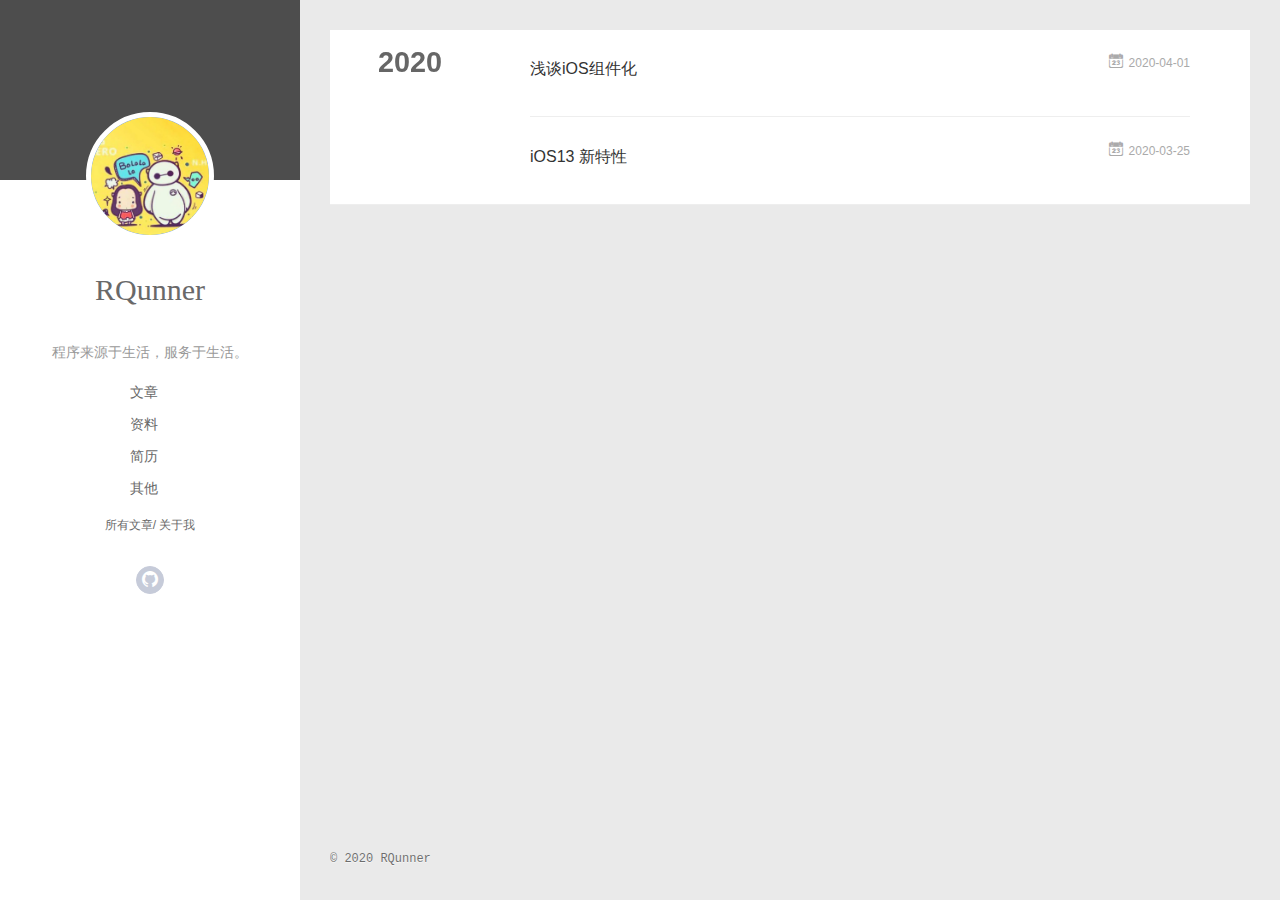
<file: archives/2020/index.html>
<!DOCTYPE html>
<html>
<head>
  <meta charset="utf-8">
  
  <meta name="renderer" content="webkit">
  <meta http-equiv="X-UA-Compatible" content="IE=edge" >
  <link rel="dns-prefetch" href="http://yoursite.com">
  <title>Archives: 2020 | 小强博客</title>
  <meta name="viewport" content="width=device-width, initial-scale=1, maximum-scale=1">
  <meta name="description" content="问心无愧，做自己该做的事情">
<meta property="og:type" content="website">
<meta property="og:title" content="小强博客">
<meta property="og:url" content="http://yoursite.com/archives/2020/index.html">
<meta property="og:site_name" content="小强博客">
<meta property="og:description" content="问心无愧，做自己该做的事情">
<meta property="article:author" content="RQunner">
<meta property="article:tag" content="Python">
<meta property="article:tag" content=" iOS">
<meta name="twitter:card" content="summary">
  
    <link rel="alternative" href="/atom.xml" title="小强博客" type="application/atom+xml">
  
  
    <link rel="icon" href="/assets/logo.jpeg">
  
  <link rel="stylesheet" type="text/css" href="/./main.0cf68a.css">
  <style type="text/css">
  
    #container.show {
      background: linear-gradient(200deg,#a0cfe4,#e8c37e);
    }
  </style>
  

  
<script>
var _hmt = _hmt || [];
(function() {
	var hm = document.createElement("script");
	hm.src = "https://hm.baidu.com/hm.js?a30844fa2bcbce0a9e001fe06cefeddf";
	var s = document.getElementsByTagName("script")[0]; 
	s.parentNode.insertBefore(hm, s);
})();
</script>


<meta name="generator" content="Hexo 4.2.0"></head>

<body>
  <div id="container" q-class="show:isCtnShow">
    <canvas id="anm-canvas" class="anm-canvas"></canvas>
    <div class="left-col" q-class="show:isShow">
      
<div class="overlay" style="background: #4d4d4d"></div>
<div class="intrude-less">
	<header id="header" class="inner">
		<a href="/" class="profilepic">
			<img src="/assets/logo.jpeg" class="js-avatar">
		</a>
		<hgroup>
		  <h1 class="header-author"><a href="/">RQunner</a></h1>
		</hgroup>
		
		<p class="header-subtitle">程序来源于生活，服务于生活。</p>
		

		<nav class="header-menu">
			<ul>
			
				<li><a href="/">文章</a></li>
	        
				<li><a href="/contentData">资料</a></li>
	        
				<li><a href="/resume">简历</a></li>
	        
				<li><a href="/other">其他</a></li>
	        
			</ul>
		</nav>
		<nav class="header-smart-menu">
    		
    			
    			<a q-on="click: openSlider(e, 'innerArchive')" href="javascript:void(0)">所有文章</a>
    			
            
    			
    			<a q-on="click: openSlider(e, 'aboutme')" href="javascript:void(0)">关于我</a>
    			
            
		</nav>
		<nav class="header-nav">
			<div class="social">
				
					<a class="github" target="_blank" href="https://github.com" title="github"><i class="icon-github"></i></a>
		        
			</div>
		</nav>
	</header>		
</div>

    </div>
    <div class="mid-col" q-class="show:isShow,hide:isShow|isFalse">
      
<nav id="mobile-nav">
  	<div class="overlay js-overlay" style="background: #4d4d4d"></div>
	<div class="btnctn js-mobile-btnctn">
  		<div class="slider-trigger list" q-on="click: openSlider(e)"><i class="icon icon-sort"></i></div>
	</div>
	<div class="intrude-less">
		<header id="header" class="inner">
			<div class="profilepic">
				<img src="/assets/logo.jpeg" class="js-avatar">
			</div>
			<hgroup>
			  <h1 class="header-author js-header-author">RQunner</h1>
			</hgroup>
			
			<p class="header-subtitle"><i class="icon icon-quo-left"></i>程序来源于生活，服务于生活。<i class="icon icon-quo-right"></i></p>
			
			
			
				
			
				
			
				
			
				
			
			
			
			<nav class="header-nav">
				<div class="social">
					
						<a class="github" target="_blank" href="https://github.com" title="github"><i class="icon-github"></i></a>
			        
				</div>
			</nav>

			<nav class="header-menu js-header-menu">
				<ul style="width: 70%">
				
				
					<li style="width: 25%"><a href="/">文章</a></li>
		        
					<li style="width: 25%"><a href="/contentData">资料</a></li>
		        
					<li style="width: 25%"><a href="/resume">简历</a></li>
		        
					<li style="width: 25%"><a href="/other">其他</a></li>
		        
				</ul>
			</nav>
		</header>				
	</div>
	<div class="mobile-mask" style="display:none" q-show="isShow"></div>
</nav>

      <div id="wrapper" class="body-wrap">
        <div class="menu-l">
          <div class="canvas-wrap">
            <canvas data-colors="#eaeaea" data-sectionHeight="100" data-contentId="js-content" id="myCanvas1" class="anm-canvas"></canvas>
          </div>
          <div id="js-content" class="content-ll">
            
  
  
    
    
      
      
      <section class="archives-wrap">
        <div class="archive-year-wrap">
          <a href="/archives/2020" class="archive-year">2020</a>
        </div>
        <div class="archives">
    
    <article class="archive-article archive-type-post">
  <div class="archive-article-inner">
    <header class="archive-article-header">
      	<div class="article-meta">
	      	<a href="/2020/04/01/%E6%B5%85%E8%B0%88iOS%E7%BB%84%E4%BB%B6%E5%8C%96/" class="archive-article-date">
  	<time datetime="2020-04-01T03:38:00.000Z" itemprop="datePublished"><i class="icon-calendar icon"></i>2020-04-01</time>
</a>
        </div>
    	 
  
    <h1 itemprop="name">
      <a class="archive-article-title" href="/2020/04/01/%E6%B5%85%E8%B0%88iOS%E7%BB%84%E4%BB%B6%E5%8C%96/">浅谈iOS组件化</a>
    </h1>
  

        <div class="article-info info-on-right">
          
          

        </div>
        <div class="clearfix"></div>
    </header>
  </div>
</article>
  
    
    
    <article class="archive-article archive-type-post">
  <div class="archive-article-inner">
    <header class="archive-article-header">
      	<div class="article-meta">
	      	<a href="/2020/03/25/iOS13-%E6%96%B0%E7%89%B9%E6%96%B0/" class="archive-article-date">
  	<time datetime="2020-03-25T01:37:07.000Z" itemprop="datePublished"><i class="icon-calendar icon"></i>2020-03-25</time>
</a>
        </div>
    	 
  
    <h1 itemprop="name">
      <a class="archive-article-title" href="/2020/03/25/iOS13-%E6%96%B0%E7%89%B9%E6%96%B0/">iOS13 新特性</a>
    </h1>
  

        <div class="article-info info-on-right">
          
          

        </div>
        <div class="clearfix"></div>
    </header>
  </div>
</article>
  
  
    </div></section>
  

    


          </div>
        </div>
      </div>
      <footer id="footer">
  <div class="outer">
    <div id="footer-info">
    	<div class="footer-left">
    		&copy; 2020 RQunner
    	</div>
      	<div class="footer-right">
      		<!-- <a href="http://hexo.io/" target="_blank">Hexo</a>  Theme <a href="https://github.com/litten/hexo-theme-yilia" target="_blank">Yilia</a> by Litten -->
      	</div>
    </div>
  </div>
</footer>
    </div>
    <script>
	var yiliaConfig = {
		mathjax: true,
		isHome: false,
		isPost: false,
		isArchive: true,
		isTag: false,
		isCategory: false,
		open_in_new: false,
		toc_hide_index: true,
		root: "/",
		innerArchive: true,
		showTags: false
	}
</script>

<script>!function(t){function n(e){if(r[e])return r[e].exports;var i=r[e]={exports:{},id:e,loaded:!1};return t[e].call(i.exports,i,i.exports,n),i.loaded=!0,i.exports}var r={};n.m=t,n.c=r,n.p="./",n(0)}([function(t,n,r){r(195),t.exports=r(191)},function(t,n,r){var e=r(3),i=r(52),o=r(27),u=r(28),c=r(53),f="prototype",a=function(t,n,r){var s,l,h,v,p=t&a.F,d=t&a.G,y=t&a.S,g=t&a.P,b=t&a.B,m=d?e:y?e[n]||(e[n]={}):(e[n]||{})[f],x=d?i:i[n]||(i[n]={}),w=x[f]||(x[f]={});d&&(r=n);for(s in r)l=!p&&m&&void 0!==m[s],h=(l?m:r)[s],v=b&&l?c(h,e):g&&"function"==typeof h?c(Function.call,h):h,m&&u(m,s,h,t&a.U),x[s]!=h&&o(x,s,v),g&&w[s]!=h&&(w[s]=h)};e.core=i,a.F=1,a.G=2,a.S=4,a.P=8,a.B=16,a.W=32,a.U=64,a.R=128,t.exports=a},function(t,n,r){var e=r(6);t.exports=function(t){if(!e(t))throw TypeError(t+" is not an object!");return t}},function(t,n){var r=t.exports="undefined"!=typeof window&&window.Math==Math?window:"undefined"!=typeof self&&self.Math==Math?self:Function("return this")();"number"==typeof __g&&(__g=r)},function(t,n){t.exports=function(t){try{return!!t()}catch(t){return!0}}},function(t,n){var r=t.exports="undefined"!=typeof window&&window.Math==Math?window:"undefined"!=typeof self&&self.Math==Math?self:Function("return this")();"number"==typeof __g&&(__g=r)},function(t,n){t.exports=function(t){return"object"==typeof t?null!==t:"function"==typeof t}},function(t,n,r){var e=r(126)("wks"),i=r(76),o=r(3).Symbol,u="function"==typeof o;(t.exports=function(t){return e[t]||(e[t]=u&&o[t]||(u?o:i)("Symbol."+t))}).store=e},function(t,n){var r={}.hasOwnProperty;t.exports=function(t,n){return r.call(t,n)}},function(t,n,r){var e=r(94),i=r(33);t.exports=function(t){return e(i(t))}},function(t,n,r){t.exports=!r(4)(function(){return 7!=Object.defineProperty({},"a",{get:function(){return 7}}).a})},function(t,n,r){var e=r(2),i=r(167),o=r(50),u=Object.defineProperty;n.f=r(10)?Object.defineProperty:function(t,n,r){if(e(t),n=o(n,!0),e(r),i)try{return u(t,n,r)}catch(t){}if("get"in r||"set"in r)throw TypeError("Accessors not supported!");return"value"in r&&(t[n]=r.value),t}},function(t,n,r){t.exports=!r(18)(function(){return 7!=Object.defineProperty({},"a",{get:function(){return 7}}).a})},function(t,n,r){var e=r(14),i=r(22);t.exports=r(12)?function(t,n,r){return e.f(t,n,i(1,r))}:function(t,n,r){return t[n]=r,t}},function(t,n,r){var e=r(20),i=r(58),o=r(42),u=Object.defineProperty;n.f=r(12)?Object.defineProperty:function(t,n,r){if(e(t),n=o(n,!0),e(r),i)try{return u(t,n,r)}catch(t){}if("get"in r||"set"in r)throw TypeError("Accessors not supported!");return"value"in r&&(t[n]=r.value),t}},function(t,n,r){var e=r(40)("wks"),i=r(23),o=r(5).Symbol,u="function"==typeof o;(t.exports=function(t){return e[t]||(e[t]=u&&o[t]||(u?o:i)("Symbol."+t))}).store=e},function(t,n,r){var e=r(67),i=Math.min;t.exports=function(t){return t>0?i(e(t),9007199254740991):0}},function(t,n,r){var e=r(46);t.exports=function(t){return Object(e(t))}},function(t,n){t.exports=function(t){try{return!!t()}catch(t){return!0}}},function(t,n,r){var e=r(63),i=r(34);t.exports=Object.keys||function(t){return e(t,i)}},function(t,n,r){var e=r(21);t.exports=function(t){if(!e(t))throw TypeError(t+" is not an object!");return t}},function(t,n){t.exports=function(t){return"object"==typeof t?null!==t:"function"==typeof t}},function(t,n){t.exports=function(t,n){return{enumerable:!(1&t),configurable:!(2&t),writable:!(4&t),value:n}}},function(t,n){var r=0,e=Math.random();t.exports=function(t){return"Symbol(".concat(void 0===t?"":t,")_",(++r+e).toString(36))}},function(t,n){var r={}.hasOwnProperty;t.exports=function(t,n){return r.call(t,n)}},function(t,n){var r=t.exports={version:"2.4.0"};"number"==typeof __e&&(__e=r)},function(t,n){t.exports=function(t){if("function"!=typeof t)throw TypeError(t+" is not a function!");return t}},function(t,n,r){var e=r(11),i=r(66);t.exports=r(10)?function(t,n,r){return e.f(t,n,i(1,r))}:function(t,n,r){return t[n]=r,t}},function(t,n,r){var e=r(3),i=r(27),o=r(24),u=r(76)("src"),c="toString",f=Function[c],a=(""+f).split(c);r(52).inspectSource=function(t){return f.call(t)},(t.exports=function(t,n,r,c){var f="function"==typeof r;f&&(o(r,"name")||i(r,"name",n)),t[n]!==r&&(f&&(o(r,u)||i(r,u,t[n]?""+t[n]:a.join(String(n)))),t===e?t[n]=r:c?t[n]?t[n]=r:i(t,n,r):(delete t[n],i(t,n,r)))})(Function.prototype,c,function(){return"function"==typeof this&&this[u]||f.call(this)})},function(t,n,r){var e=r(1),i=r(4),o=r(46),u=function(t,n,r,e){var i=String(o(t)),u="<"+n;return""!==r&&(u+=" "+r+'="'+String(e).replace(/"/g,"&quot;")+'"'),u+">"+i+"</"+n+">"};t.exports=function(t,n){var r={};r[t]=n(u),e(e.P+e.F*i(function(){var n=""[t]('"');return n!==n.toLowerCase()||n.split('"').length>3}),"String",r)}},function(t,n,r){var e=r(115),i=r(46);t.exports=function(t){return e(i(t))}},function(t,n,r){var e=r(116),i=r(66),o=r(30),u=r(50),c=r(24),f=r(167),a=Object.getOwnPropertyDescriptor;n.f=r(10)?a:function(t,n){if(t=o(t),n=u(n,!0),f)try{return a(t,n)}catch(t){}if(c(t,n))return i(!e.f.call(t,n),t[n])}},function(t,n,r){var e=r(24),i=r(17),o=r(145)("IE_PROTO"),u=Object.prototype;t.exports=Object.getPrototypeOf||function(t){return t=i(t),e(t,o)?t[o]:"function"==typeof t.constructor&&t instanceof t.constructor?t.constructor.prototype:t instanceof Object?u:null}},function(t,n){t.exports=function(t){if(void 0==t)throw TypeError("Can't call method on  "+t);return t}},function(t,n){t.exports="constructor,hasOwnProperty,isPrototypeOf,propertyIsEnumerable,toLocaleString,toString,valueOf".split(",")},function(t,n){t.exports={}},function(t,n){t.exports=!0},function(t,n){n.f={}.propertyIsEnumerable},function(t,n,r){var e=r(14).f,i=r(8),o=r(15)("toStringTag");t.exports=function(t,n,r){t&&!i(t=r?t:t.prototype,o)&&e(t,o,{configurable:!0,value:n})}},function(t,n,r){var e=r(40)("keys"),i=r(23);t.exports=function(t){return e[t]||(e[t]=i(t))}},function(t,n,r){var e=r(5),i="__core-js_shared__",o=e[i]||(e[i]={});t.exports=function(t){return o[t]||(o[t]={})}},function(t,n){var r=Math.ceil,e=Math.floor;t.exports=function(t){return isNaN(t=+t)?0:(t>0?e:r)(t)}},function(t,n,r){var e=r(21);t.exports=function(t,n){if(!e(t))return t;var r,i;if(n&&"function"==typeof(r=t.toString)&&!e(i=r.call(t)))return i;if("function"==typeof(r=t.valueOf)&&!e(i=r.call(t)))return i;if(!n&&"function"==typeof(r=t.toString)&&!e(i=r.call(t)))return i;throw TypeError("Can't convert object to primitive value")}},function(t,n,r){var e=r(5),i=r(25),o=r(36),u=r(44),c=r(14).f;t.exports=function(t){var n=i.Symbol||(i.Symbol=o?{}:e.Symbol||{});"_"==t.charAt(0)||t in n||c(n,t,{value:u.f(t)})}},function(t,n,r){n.f=r(15)},function(t,n){var r={}.toString;t.exports=function(t){return r.call(t).slice(8,-1)}},function(t,n){t.exports=function(t){if(void 0==t)throw TypeError("Can't call method on  "+t);return t}},function(t,n,r){var e=r(4);t.exports=function(t,n){return!!t&&e(function(){n?t.call(null,function(){},1):t.call(null)})}},function(t,n,r){var e=r(53),i=r(115),o=r(17),u=r(16),c=r(203);t.exports=function(t,n){var r=1==t,f=2==t,a=3==t,s=4==t,l=6==t,h=5==t||l,v=n||c;return function(n,c,p){for(var d,y,g=o(n),b=i(g),m=e(c,p,3),x=u(b.length),w=0,S=r?v(n,x):f?v(n,0):void 0;x>w;w++)if((h||w in b)&&(d=b[w],y=m(d,w,g),t))if(r)S[w]=y;else if(y)switch(t){case 3:return!0;case 5:return d;case 6:return w;case 2:S.push(d)}else if(s)return!1;return l?-1:a||s?s:S}}},function(t,n,r){var e=r(1),i=r(52),o=r(4);t.exports=function(t,n){var r=(i.Object||{})[t]||Object[t],u={};u[t]=n(r),e(e.S+e.F*o(function(){r(1)}),"Object",u)}},function(t,n,r){var e=r(6);t.exports=function(t,n){if(!e(t))return t;var r,i;if(n&&"function"==typeof(r=t.toString)&&!e(i=r.call(t)))return i;if("function"==typeof(r=t.valueOf)&&!e(i=r.call(t)))return i;if(!n&&"function"==typeof(r=t.toString)&&!e(i=r.call(t)))return i;throw TypeError("Can't convert object to primitive value")}},function(t,n,r){var e=r(5),i=r(25),o=r(91),u=r(13),c="prototype",f=function(t,n,r){var a,s,l,h=t&f.F,v=t&f.G,p=t&f.S,d=t&f.P,y=t&f.B,g=t&f.W,b=v?i:i[n]||(i[n]={}),m=b[c],x=v?e:p?e[n]:(e[n]||{})[c];v&&(r=n);for(a in r)(s=!h&&x&&void 0!==x[a])&&a in b||(l=s?x[a]:r[a],b[a]=v&&"function"!=typeof x[a]?r[a]:y&&s?o(l,e):g&&x[a]==l?function(t){var n=function(n,r,e){if(this instanceof t){switch(arguments.length){case 0:return new t;case 1:return new t(n);case 2:return new t(n,r)}return new t(n,r,e)}return t.apply(this,arguments)};return n[c]=t[c],n}(l):d&&"function"==typeof l?o(Function.call,l):l,d&&((b.virtual||(b.virtual={}))[a]=l,t&f.R&&m&&!m[a]&&u(m,a,l)))};f.F=1,f.G=2,f.S=4,f.P=8,f.B=16,f.W=32,f.U=64,f.R=128,t.exports=f},function(t,n){var r=t.exports={version:"2.4.0"};"number"==typeof __e&&(__e=r)},function(t,n,r){var e=r(26);t.exports=function(t,n,r){if(e(t),void 0===n)return t;switch(r){case 1:return function(r){return t.call(n,r)};case 2:return function(r,e){return t.call(n,r,e)};case 3:return function(r,e,i){return t.call(n,r,e,i)}}return function(){return t.apply(n,arguments)}}},function(t,n,r){var e=r(183),i=r(1),o=r(126)("metadata"),u=o.store||(o.store=new(r(186))),c=function(t,n,r){var i=u.get(t);if(!i){if(!r)return;u.set(t,i=new e)}var o=i.get(n);if(!o){if(!r)return;i.set(n,o=new e)}return o},f=function(t,n,r){var e=c(n,r,!1);return void 0!==e&&e.has(t)},a=function(t,n,r){var e=c(n,r,!1);return void 0===e?void 0:e.get(t)},s=function(t,n,r,e){c(r,e,!0).set(t,n)},l=function(t,n){var r=c(t,n,!1),e=[];return r&&r.forEach(function(t,n){e.push(n)}),e},h=function(t){return void 0===t||"symbol"==typeof t?t:String(t)},v=function(t){i(i.S,"Reflect",t)};t.exports={store:u,map:c,has:f,get:a,set:s,keys:l,key:h,exp:v}},function(t,n,r){"use strict";if(r(10)){var e=r(69),i=r(3),o=r(4),u=r(1),c=r(127),f=r(152),a=r(53),s=r(68),l=r(66),h=r(27),v=r(73),p=r(67),d=r(16),y=r(75),g=r(50),b=r(24),m=r(180),x=r(114),w=r(6),S=r(17),_=r(137),O=r(70),E=r(32),P=r(71).f,j=r(154),F=r(76),M=r(7),A=r(48),N=r(117),T=r(146),I=r(155),k=r(80),L=r(123),R=r(74),C=r(130),D=r(160),U=r(11),W=r(31),G=U.f,B=W.f,V=i.RangeError,z=i.TypeError,q=i.Uint8Array,K="ArrayBuffer",J="Shared"+K,Y="BYTES_PER_ELEMENT",H="prototype",$=Array[H],X=f.ArrayBuffer,Q=f.DataView,Z=A(0),tt=A(2),nt=A(3),rt=A(4),et=A(5),it=A(6),ot=N(!0),ut=N(!1),ct=I.values,ft=I.keys,at=I.entries,st=$.lastIndexOf,lt=$.reduce,ht=$.reduceRight,vt=$.join,pt=$.sort,dt=$.slice,yt=$.toString,gt=$.toLocaleString,bt=M("iterator"),mt=M("toStringTag"),xt=F("typed_constructor"),wt=F("def_constructor"),St=c.CONSTR,_t=c.TYPED,Ot=c.VIEW,Et="Wrong length!",Pt=A(1,function(t,n){return Tt(T(t,t[wt]),n)}),jt=o(function(){return 1===new q(new Uint16Array([1]).buffer)[0]}),Ft=!!q&&!!q[H].set&&o(function(){new q(1).set({})}),Mt=function(t,n){if(void 0===t)throw z(Et);var r=+t,e=d(t);if(n&&!m(r,e))throw V(Et);return e},At=function(t,n){var r=p(t);if(r<0||r%n)throw V("Wrong offset!");return r},Nt=function(t){if(w(t)&&_t in t)return t;throw z(t+" is not a typed array!")},Tt=function(t,n){if(!(w(t)&&xt in t))throw z("It is not a typed array constructor!");return new t(n)},It=function(t,n){return kt(T(t,t[wt]),n)},kt=function(t,n){for(var r=0,e=n.length,i=Tt(t,e);e>r;)i[r]=n[r++];return i},Lt=function(t,n,r){G(t,n,{get:function(){return this._d[r]}})},Rt=function(t){var n,r,e,i,o,u,c=S(t),f=arguments.length,s=f>1?arguments[1]:void 0,l=void 0!==s,h=j(c);if(void 0!=h&&!_(h)){for(u=h.call(c),e=[],n=0;!(o=u.next()).done;n++)e.push(o.value);c=e}for(l&&f>2&&(s=a(s,arguments[2],2)),n=0,r=d(c.length),i=Tt(this,r);r>n;n++)i[n]=l?s(c[n],n):c[n];return i},Ct=function(){for(var t=0,n=arguments.length,r=Tt(this,n);n>t;)r[t]=arguments[t++];return r},Dt=!!q&&o(function(){gt.call(new q(1))}),Ut=function(){return gt.apply(Dt?dt.call(Nt(this)):Nt(this),arguments)},Wt={copyWithin:function(t,n){return D.call(Nt(this),t,n,arguments.length>2?arguments[2]:void 0)},every:function(t){return rt(Nt(this),t,arguments.length>1?arguments[1]:void 0)},fill:function(t){return C.apply(Nt(this),arguments)},filter:function(t){return It(this,tt(Nt(this),t,arguments.length>1?arguments[1]:void 0))},find:function(t){return et(Nt(this),t,arguments.length>1?arguments[1]:void 0)},findIndex:function(t){return it(Nt(this),t,arguments.length>1?arguments[1]:void 0)},forEach:function(t){Z(Nt(this),t,arguments.length>1?arguments[1]:void 0)},indexOf:function(t){return ut(Nt(this),t,arguments.length>1?arguments[1]:void 0)},includes:function(t){return ot(Nt(this),t,arguments.length>1?arguments[1]:void 0)},join:function(t){return vt.apply(Nt(this),arguments)},lastIndexOf:function(t){return st.apply(Nt(this),arguments)},map:function(t){return Pt(Nt(this),t,arguments.length>1?arguments[1]:void 0)},reduce:function(t){return lt.apply(Nt(this),arguments)},reduceRight:function(t){return ht.apply(Nt(this),arguments)},reverse:function(){for(var t,n=this,r=Nt(n).length,e=Math.floor(r/2),i=0;i<e;)t=n[i],n[i++]=n[--r],n[r]=t;return n},some:function(t){return nt(Nt(this),t,arguments.length>1?arguments[1]:void 0)},sort:function(t){return pt.call(Nt(this),t)},subarray:function(t,n){var r=Nt(this),e=r.length,i=y(t,e);return new(T(r,r[wt]))(r.buffer,r.byteOffset+i*r.BYTES_PER_ELEMENT,d((void 0===n?e:y(n,e))-i))}},Gt=function(t,n){return It(this,dt.call(Nt(this),t,n))},Bt=function(t){Nt(this);var n=At(arguments[1],1),r=this.length,e=S(t),i=d(e.length),o=0;if(i+n>r)throw V(Et);for(;o<i;)this[n+o]=e[o++]},Vt={entries:function(){return at.call(Nt(this))},keys:function(){return ft.call(Nt(this))},values:function(){return ct.call(Nt(this))}},zt=function(t,n){return w(t)&&t[_t]&&"symbol"!=typeof n&&n in t&&String(+n)==String(n)},qt=function(t,n){return zt(t,n=g(n,!0))?l(2,t[n]):B(t,n)},Kt=function(t,n,r){return!(zt(t,n=g(n,!0))&&w(r)&&b(r,"value"))||b(r,"get")||b(r,"set")||r.configurable||b(r,"writable")&&!r.writable||b(r,"enumerable")&&!r.enumerable?G(t,n,r):(t[n]=r.value,t)};St||(W.f=qt,U.f=Kt),u(u.S+u.F*!St,"Object",{getOwnPropertyDescriptor:qt,defineProperty:Kt}),o(function(){yt.call({})})&&(yt=gt=function(){return vt.call(this)});var Jt=v({},Wt);v(Jt,Vt),h(Jt,bt,Vt.values),v(Jt,{slice:Gt,set:Bt,constructor:function(){},toString:yt,toLocaleString:Ut}),Lt(Jt,"buffer","b"),Lt(Jt,"byteOffset","o"),Lt(Jt,"byteLength","l"),Lt(Jt,"length","e"),G(Jt,mt,{get:function(){return this[_t]}}),t.exports=function(t,n,r,f){f=!!f;var a=t+(f?"Clamped":"")+"Array",l="Uint8Array"!=a,v="get"+t,p="set"+t,y=i[a],g=y||{},b=y&&E(y),m=!y||!c.ABV,S={},_=y&&y[H],j=function(t,r){var e=t._d;return e.v[v](r*n+e.o,jt)},F=function(t,r,e){var i=t._d;f&&(e=(e=Math.round(e))<0?0:e>255?255:255&e),i.v[p](r*n+i.o,e,jt)},M=function(t,n){G(t,n,{get:function(){return j(this,n)},set:function(t){return F(this,n,t)},enumerable:!0})};m?(y=r(function(t,r,e,i){s(t,y,a,"_d");var o,u,c,f,l=0,v=0;if(w(r)){if(!(r instanceof X||(f=x(r))==K||f==J))return _t in r?kt(y,r):Rt.call(y,r);o=r,v=At(e,n);var p=r.byteLength;if(void 0===i){if(p%n)throw V(Et);if((u=p-v)<0)throw V(Et)}else if((u=d(i)*n)+v>p)throw V(Et);c=u/n}else c=Mt(r,!0),u=c*n,o=new X(u);for(h(t,"_d",{b:o,o:v,l:u,e:c,v:new Q(o)});l<c;)M(t,l++)}),_=y[H]=O(Jt),h(_,"constructor",y)):L(function(t){new y(null),new y(t)},!0)||(y=r(function(t,r,e,i){s(t,y,a);var o;return w(r)?r instanceof X||(o=x(r))==K||o==J?void 0!==i?new g(r,At(e,n),i):void 0!==e?new g(r,At(e,n)):new g(r):_t in r?kt(y,r):Rt.call(y,r):new g(Mt(r,l))}),Z(b!==Function.prototype?P(g).concat(P(b)):P(g),function(t){t in y||h(y,t,g[t])}),y[H]=_,e||(_.constructor=y));var A=_[bt],N=!!A&&("values"==A.name||void 0==A.name),T=Vt.values;h(y,xt,!0),h(_,_t,a),h(_,Ot,!0),h(_,wt,y),(f?new y(1)[mt]==a:mt in _)||G(_,mt,{get:function(){return a}}),S[a]=y,u(u.G+u.W+u.F*(y!=g),S),u(u.S,a,{BYTES_PER_ELEMENT:n,from:Rt,of:Ct}),Y in _||h(_,Y,n),u(u.P,a,Wt),R(a),u(u.P+u.F*Ft,a,{set:Bt}),u(u.P+u.F*!N,a,Vt),u(u.P+u.F*(_.toString!=yt),a,{toString:yt}),u(u.P+u.F*o(function(){new y(1).slice()}),a,{slice:Gt}),u(u.P+u.F*(o(function(){return[1,2].toLocaleString()!=new y([1,2]).toLocaleString()})||!o(function(){_.toLocaleString.call([1,2])})),a,{toLocaleString:Ut}),k[a]=N?A:T,e||N||h(_,bt,T)}}else t.exports=function(){}},function(t,n){var r={}.toString;t.exports=function(t){return r.call(t).slice(8,-1)}},function(t,n,r){var e=r(21),i=r(5).document,o=e(i)&&e(i.createElement);t.exports=function(t){return o?i.createElement(t):{}}},function(t,n,r){t.exports=!r(12)&&!r(18)(function(){return 7!=Object.defineProperty(r(57)("div"),"a",{get:function(){return 7}}).a})},function(t,n,r){"use strict";var e=r(36),i=r(51),o=r(64),u=r(13),c=r(8),f=r(35),a=r(96),s=r(38),l=r(103),h=r(15)("iterator"),v=!([].keys&&"next"in[].keys()),p="keys",d="values",y=function(){return this};t.exports=function(t,n,r,g,b,m,x){a(r,n,g);var w,S,_,O=function(t){if(!v&&t in F)return F[t];switch(t){case p:case d:return function(){return new r(this,t)}}return function(){return new r(this,t)}},E=n+" Iterator",P=b==d,j=!1,F=t.prototype,M=F[h]||F["@@iterator"]||b&&F[b],A=M||O(b),N=b?P?O("entries"):A:void 0,T="Array"==n?F.entries||M:M;if(T&&(_=l(T.call(new t)))!==Object.prototype&&(s(_,E,!0),e||c(_,h)||u(_,h,y)),P&&M&&M.name!==d&&(j=!0,A=function(){return M.call(this)}),e&&!x||!v&&!j&&F[h]||u(F,h,A),f[n]=A,f[E]=y,b)if(w={values:P?A:O(d),keys:m?A:O(p),entries:N},x)for(S in w)S in F||o(F,S,w[S]);else i(i.P+i.F*(v||j),n,w);return w}},function(t,n,r){var e=r(20),i=r(100),o=r(34),u=r(39)("IE_PROTO"),c=function(){},f="prototype",a=function(){var t,n=r(57)("iframe"),e=o.length;for(n.style.display="none",r(93).appendChild(n),n.src="javascript:",t=n.contentWindow.document,t.open(),t.write("<script>document.F=Object<\/script>"),t.close(),a=t.F;e--;)delete a[f][o[e]];return a()};t.exports=Object.create||function(t,n){var r;return null!==t?(c[f]=e(t),r=new c,c[f]=null,r[u]=t):r=a(),void 0===n?r:i(r,n)}},function(t,n,r){var e=r(63),i=r(34).concat("length","prototype");n.f=Object.getOwnPropertyNames||function(t){return e(t,i)}},function(t,n){n.f=Object.getOwnPropertySymbols},function(t,n,r){var e=r(8),i=r(9),o=r(90)(!1),u=r(39)("IE_PROTO");t.exports=function(t,n){var r,c=i(t),f=0,a=[];for(r in c)r!=u&&e(c,r)&&a.push(r);for(;n.length>f;)e(c,r=n[f++])&&(~o(a,r)||a.push(r));return a}},function(t,n,r){t.exports=r(13)},function(t,n,r){var e=r(76)("meta"),i=r(6),o=r(24),u=r(11).f,c=0,f=Object.isExtensible||function(){return!0},a=!r(4)(function(){return f(Object.preventExtensions({}))}),s=function(t){u(t,e,{value:{i:"O"+ ++c,w:{}}})},l=function(t,n){if(!i(t))return"symbol"==typeof t?t:("string"==typeof t?"S":"P")+t;if(!o(t,e)){if(!f(t))return"F";if(!n)return"E";s(t)}return t[e].i},h=function(t,n){if(!o(t,e)){if(!f(t))return!0;if(!n)return!1;s(t)}return t[e].w},v=function(t){return a&&p.NEED&&f(t)&&!o(t,e)&&s(t),t},p=t.exports={KEY:e,NEED:!1,fastKey:l,getWeak:h,onFreeze:v}},function(t,n){t.exports=function(t,n){return{enumerable:!(1&t),configurable:!(2&t),writable:!(4&t),value:n}}},function(t,n){var r=Math.ceil,e=Math.floor;t.exports=function(t){return isNaN(t=+t)?0:(t>0?e:r)(t)}},function(t,n){t.exports=function(t,n,r,e){if(!(t instanceof n)||void 0!==e&&e in t)throw TypeError(r+": incorrect invocation!");return t}},function(t,n){t.exports=!1},function(t,n,r){var e=r(2),i=r(173),o=r(133),u=r(145)("IE_PROTO"),c=function(){},f="prototype",a=function(){var t,n=r(132)("iframe"),e=o.length;for(n.style.display="none",r(135).appendChild(n),n.src="javascript:",t=n.contentWindow.document,t.open(),t.write("<script>document.F=Object<\/script>"),t.close(),a=t.F;e--;)delete a[f][o[e]];return a()};t.exports=Object.create||function(t,n){var r;return null!==t?(c[f]=e(t),r=new c,c[f]=null,r[u]=t):r=a(),void 0===n?r:i(r,n)}},function(t,n,r){var e=r(175),i=r(133).concat("length","prototype");n.f=Object.getOwnPropertyNames||function(t){return e(t,i)}},function(t,n,r){var e=r(175),i=r(133);t.exports=Object.keys||function(t){return e(t,i)}},function(t,n,r){var e=r(28);t.exports=function(t,n,r){for(var i in n)e(t,i,n[i],r);return t}},function(t,n,r){"use strict";var e=r(3),i=r(11),o=r(10),u=r(7)("species");t.exports=function(t){var n=e[t];o&&n&&!n[u]&&i.f(n,u,{configurable:!0,get:function(){return this}})}},function(t,n,r){var e=r(67),i=Math.max,o=Math.min;t.exports=function(t,n){return t=e(t),t<0?i(t+n,0):o(t,n)}},function(t,n){var r=0,e=Math.random();t.exports=function(t){return"Symbol(".concat(void 0===t?"":t,")_",(++r+e).toString(36))}},function(t,n,r){var e=r(33);t.exports=function(t){return Object(e(t))}},function(t,n,r){var e=r(7)("unscopables"),i=Array.prototype;void 0==i[e]&&r(27)(i,e,{}),t.exports=function(t){i[e][t]=!0}},function(t,n,r){var e=r(53),i=r(169),o=r(137),u=r(2),c=r(16),f=r(154),a={},s={},n=t.exports=function(t,n,r,l,h){var v,p,d,y,g=h?function(){return t}:f(t),b=e(r,l,n?2:1),m=0;if("function"!=typeof g)throw TypeError(t+" is not iterable!");if(o(g)){for(v=c(t.length);v>m;m++)if((y=n?b(u(p=t[m])[0],p[1]):b(t[m]))===a||y===s)return y}else for(d=g.call(t);!(p=d.next()).done;)if((y=i(d,b,p.value,n))===a||y===s)return y};n.BREAK=a,n.RETURN=s},function(t,n){t.exports={}},function(t,n,r){var e=r(11).f,i=r(24),o=r(7)("toStringTag");t.exports=function(t,n,r){t&&!i(t=r?t:t.prototype,o)&&e(t,o,{configurable:!0,value:n})}},function(t,n,r){var e=r(1),i=r(46),o=r(4),u=r(150),c="["+u+"]",f="​",a=RegExp("^"+c+c+"*"),s=RegExp(c+c+"*$"),l=function(t,n,r){var i={},c=o(function(){return!!u[t]()||f[t]()!=f}),a=i[t]=c?n(h):u[t];r&&(i[r]=a),e(e.P+e.F*c,"String",i)},h=l.trim=function(t,n){return t=String(i(t)),1&n&&(t=t.replace(a,"")),2&n&&(t=t.replace(s,"")),t};t.exports=l},function(t,n,r){t.exports={default:r(86),__esModule:!0}},function(t,n,r){t.exports={default:r(87),__esModule:!0}},function(t,n,r){"use strict";function e(t){return t&&t.__esModule?t:{default:t}}n.__esModule=!0;var i=r(84),o=e(i),u=r(83),c=e(u),f="function"==typeof c.default&&"symbol"==typeof o.default?function(t){return typeof t}:function(t){return t&&"function"==typeof c.default&&t.constructor===c.default&&t!==c.default.prototype?"symbol":typeof t};n.default="function"==typeof c.default&&"symbol"===f(o.default)?function(t){return void 0===t?"undefined":f(t)}:function(t){return t&&"function"==typeof c.default&&t.constructor===c.default&&t!==c.default.prototype?"symbol":void 0===t?"undefined":f(t)}},function(t,n,r){r(110),r(108),r(111),r(112),t.exports=r(25).Symbol},function(t,n,r){r(109),r(113),t.exports=r(44).f("iterator")},function(t,n){t.exports=function(t){if("function"!=typeof t)throw TypeError(t+" is not a function!");return t}},function(t,n){t.exports=function(){}},function(t,n,r){var e=r(9),i=r(106),o=r(105);t.exports=function(t){return function(n,r,u){var c,f=e(n),a=i(f.length),s=o(u,a);if(t&&r!=r){for(;a>s;)if((c=f[s++])!=c)return!0}else for(;a>s;s++)if((t||s in f)&&f[s]===r)return t||s||0;return!t&&-1}}},function(t,n,r){var e=r(88);t.exports=function(t,n,r){if(e(t),void 0===n)return t;switch(r){case 1:return function(r){return t.call(n,r)};case 2:return function(r,e){return t.call(n,r,e)};case 3:return function(r,e,i){return t.call(n,r,e,i)}}return function(){return t.apply(n,arguments)}}},function(t,n,r){var e=r(19),i=r(62),o=r(37);t.exports=function(t){var n=e(t),r=i.f;if(r)for(var u,c=r(t),f=o.f,a=0;c.length>a;)f.call(t,u=c[a++])&&n.push(u);return n}},function(t,n,r){t.exports=r(5).document&&document.documentElement},function(t,n,r){var e=r(56);t.exports=Object("z").propertyIsEnumerable(0)?Object:function(t){return"String"==e(t)?t.split(""):Object(t)}},function(t,n,r){var e=r(56);t.exports=Array.isArray||function(t){return"Array"==e(t)}},function(t,n,r){"use strict";var e=r(60),i=r(22),o=r(38),u={};r(13)(u,r(15)("iterator"),function(){return this}),t.exports=function(t,n,r){t.prototype=e(u,{next:i(1,r)}),o(t,n+" Iterator")}},function(t,n){t.exports=function(t,n){return{value:n,done:!!t}}},function(t,n,r){var e=r(19),i=r(9);t.exports=function(t,n){for(var r,o=i(t),u=e(o),c=u.length,f=0;c>f;)if(o[r=u[f++]]===n)return r}},function(t,n,r){var e=r(23)("meta"),i=r(21),o=r(8),u=r(14).f,c=0,f=Object.isExtensible||function(){return!0},a=!r(18)(function(){return f(Object.preventExtensions({}))}),s=function(t){u(t,e,{value:{i:"O"+ ++c,w:{}}})},l=function(t,n){if(!i(t))return"symbol"==typeof t?t:("string"==typeof t?"S":"P")+t;if(!o(t,e)){if(!f(t))return"F";if(!n)return"E";s(t)}return t[e].i},h=function(t,n){if(!o(t,e)){if(!f(t))return!0;if(!n)return!1;s(t)}return t[e].w},v=function(t){return a&&p.NEED&&f(t)&&!o(t,e)&&s(t),t},p=t.exports={KEY:e,NEED:!1,fastKey:l,getWeak:h,onFreeze:v}},function(t,n,r){var e=r(14),i=r(20),o=r(19);t.exports=r(12)?Object.defineProperties:function(t,n){i(t);for(var r,u=o(n),c=u.length,f=0;c>f;)e.f(t,r=u[f++],n[r]);return t}},function(t,n,r){var e=r(37),i=r(22),o=r(9),u=r(42),c=r(8),f=r(58),a=Object.getOwnPropertyDescriptor;n.f=r(12)?a:function(t,n){if(t=o(t),n=u(n,!0),f)try{return a(t,n)}catch(t){}if(c(t,n))return i(!e.f.call(t,n),t[n])}},function(t,n,r){var e=r(9),i=r(61).f,o={}.toString,u="object"==typeof window&&window&&Object.getOwnPropertyNames?Object.getOwnPropertyNames(window):[],c=function(t){try{return i(t)}catch(t){return u.slice()}};t.exports.f=function(t){return u&&"[object Window]"==o.call(t)?c(t):i(e(t))}},function(t,n,r){var e=r(8),i=r(77),o=r(39)("IE_PROTO"),u=Object.prototype;t.exports=Object.getPrototypeOf||function(t){return t=i(t),e(t,o)?t[o]:"function"==typeof t.constructor&&t instanceof t.constructor?t.constructor.prototype:t instanceof Object?u:null}},function(t,n,r){var e=r(41),i=r(33);t.exports=function(t){return function(n,r){var o,u,c=String(i(n)),f=e(r),a=c.length;return f<0||f>=a?t?"":void 0:(o=c.charCodeAt(f),o<55296||o>56319||f+1===a||(u=c.charCodeAt(f+1))<56320||u>57343?t?c.charAt(f):o:t?c.slice(f,f+2):u-56320+(o-55296<<10)+65536)}}},function(t,n,r){var e=r(41),i=Math.max,o=Math.min;t.exports=function(t,n){return t=e(t),t<0?i(t+n,0):o(t,n)}},function(t,n,r){var e=r(41),i=Math.min;t.exports=function(t){return t>0?i(e(t),9007199254740991):0}},function(t,n,r){"use strict";var e=r(89),i=r(97),o=r(35),u=r(9);t.exports=r(59)(Array,"Array",function(t,n){this._t=u(t),this._i=0,this._k=n},function(){var t=this._t,n=this._k,r=this._i++;return!t||r>=t.length?(this._t=void 0,i(1)):"keys"==n?i(0,r):"values"==n?i(0,t[r]):i(0,[r,t[r]])},"values"),o.Arguments=o.Array,e("keys"),e("values"),e("entries")},function(t,n){},function(t,n,r){"use strict";var e=r(104)(!0);r(59)(String,"String",function(t){this._t=String(t),this._i=0},function(){var t,n=this._t,r=this._i;return r>=n.length?{value:void 0,done:!0}:(t=e(n,r),this._i+=t.length,{value:t,done:!1})})},function(t,n,r){"use strict";var e=r(5),i=r(8),o=r(12),u=r(51),c=r(64),f=r(99).KEY,a=r(18),s=r(40),l=r(38),h=r(23),v=r(15),p=r(44),d=r(43),y=r(98),g=r(92),b=r(95),m=r(20),x=r(9),w=r(42),S=r(22),_=r(60),O=r(102),E=r(101),P=r(14),j=r(19),F=E.f,M=P.f,A=O.f,N=e.Symbol,T=e.JSON,I=T&&T.stringify,k="prototype",L=v("_hidden"),R=v("toPrimitive"),C={}.propertyIsEnumerable,D=s("symbol-registry"),U=s("symbols"),W=s("op-symbols"),G=Object[k],B="function"==typeof N,V=e.QObject,z=!V||!V[k]||!V[k].findChild,q=o&&a(function(){return 7!=_(M({},"a",{get:function(){return M(this,"a",{value:7}).a}})).a})?function(t,n,r){var e=F(G,n);e&&delete G[n],M(t,n,r),e&&t!==G&&M(G,n,e)}:M,K=function(t){var n=U[t]=_(N[k]);return n._k=t,n},J=B&&"symbol"==typeof N.iterator?function(t){return"symbol"==typeof t}:function(t){return t instanceof N},Y=function(t,n,r){return t===G&&Y(W,n,r),m(t),n=w(n,!0),m(r),i(U,n)?(r.enumerable?(i(t,L)&&t[L][n]&&(t[L][n]=!1),r=_(r,{enumerable:S(0,!1)})):(i(t,L)||M(t,L,S(1,{})),t[L][n]=!0),q(t,n,r)):M(t,n,r)},H=function(t,n){m(t);for(var r,e=g(n=x(n)),i=0,o=e.length;o>i;)Y(t,r=e[i++],n[r]);return t},$=function(t,n){return void 0===n?_(t):H(_(t),n)},X=function(t){var n=C.call(this,t=w(t,!0));return!(this===G&&i(U,t)&&!i(W,t))&&(!(n||!i(this,t)||!i(U,t)||i(this,L)&&this[L][t])||n)},Q=function(t,n){if(t=x(t),n=w(n,!0),t!==G||!i(U,n)||i(W,n)){var r=F(t,n);return!r||!i(U,n)||i(t,L)&&t[L][n]||(r.enumerable=!0),r}},Z=function(t){for(var n,r=A(x(t)),e=[],o=0;r.length>o;)i(U,n=r[o++])||n==L||n==f||e.push(n);return e},tt=function(t){for(var n,r=t===G,e=A(r?W:x(t)),o=[],u=0;e.length>u;)!i(U,n=e[u++])||r&&!i(G,n)||o.push(U[n]);return o};B||(N=function(){if(this instanceof N)throw TypeError("Symbol is not a constructor!");var t=h(arguments.length>0?arguments[0]:void 0),n=function(r){this===G&&n.call(W,r),i(this,L)&&i(this[L],t)&&(this[L][t]=!1),q(this,t,S(1,r))};return o&&z&&q(G,t,{configurable:!0,set:n}),K(t)},c(N[k],"toString",function(){return this._k}),E.f=Q,P.f=Y,r(61).f=O.f=Z,r(37).f=X,r(62).f=tt,o&&!r(36)&&c(G,"propertyIsEnumerable",X,!0),p.f=function(t){return K(v(t))}),u(u.G+u.W+u.F*!B,{Symbol:N});for(var nt="hasInstance,isConcatSpreadable,iterator,match,replace,search,species,split,toPrimitive,toStringTag,unscopables".split(","),rt=0;nt.length>rt;)v(nt[rt++]);for(var nt=j(v.store),rt=0;nt.length>rt;)d(nt[rt++]);u(u.S+u.F*!B,"Symbol",{for:function(t){return i(D,t+="")?D[t]:D[t]=N(t)},keyFor:function(t){if(J(t))return y(D,t);throw TypeError(t+" is not a symbol!")},useSetter:function(){z=!0},useSimple:function(){z=!1}}),u(u.S+u.F*!B,"Object",{create:$,defineProperty:Y,defineProperties:H,getOwnPropertyDescriptor:Q,getOwnPropertyNames:Z,getOwnPropertySymbols:tt}),T&&u(u.S+u.F*(!B||a(function(){var t=N();return"[null]"!=I([t])||"{}"!=I({a:t})||"{}"!=I(Object(t))})),"JSON",{stringify:function(t){if(void 0!==t&&!J(t)){for(var n,r,e=[t],i=1;arguments.length>i;)e.push(arguments[i++]);return n=e[1],"function"==typeof n&&(r=n),!r&&b(n)||(n=function(t,n){if(r&&(n=r.call(this,t,n)),!J(n))return n}),e[1]=n,I.apply(T,e)}}}),N[k][R]||r(13)(N[k],R,N[k].valueOf),l(N,"Symbol"),l(Math,"Math",!0),l(e.JSON,"JSON",!0)},function(t,n,r){r(43)("asyncIterator")},function(t,n,r){r(43)("observable")},function(t,n,r){r(107);for(var e=r(5),i=r(13),o=r(35),u=r(15)("toStringTag"),c=["NodeList","DOMTokenList","MediaList","StyleSheetList","CSSRuleList"],f=0;f<5;f++){var a=c[f],s=e[a],l=s&&s.prototype;l&&!l[u]&&i(l,u,a),o[a]=o.Array}},function(t,n,r){var e=r(45),i=r(7)("toStringTag"),o="Arguments"==e(function(){return arguments}()),u=function(t,n){try{return t[n]}catch(t){}};t.exports=function(t){var n,r,c;return void 0===t?"Undefined":null===t?"Null":"string"==typeof(r=u(n=Object(t),i))?r:o?e(n):"Object"==(c=e(n))&&"function"==typeof n.callee?"Arguments":c}},function(t,n,r){var e=r(45);t.exports=Object("z").propertyIsEnumerable(0)?Object:function(t){return"String"==e(t)?t.split(""):Object(t)}},function(t,n){n.f={}.propertyIsEnumerable},function(t,n,r){var e=r(30),i=r(16),o=r(75);t.exports=function(t){return function(n,r,u){var c,f=e(n),a=i(f.length),s=o(u,a);if(t&&r!=r){for(;a>s;)if((c=f[s++])!=c)return!0}else for(;a>s;s++)if((t||s in f)&&f[s]===r)return t||s||0;return!t&&-1}}},function(t,n,r){"use strict";var e=r(3),i=r(1),o=r(28),u=r(73),c=r(65),f=r(79),a=r(68),s=r(6),l=r(4),h=r(123),v=r(81),p=r(136);t.exports=function(t,n,r,d,y,g){var b=e[t],m=b,x=y?"set":"add",w=m&&m.prototype,S={},_=function(t){var n=w[t];o(w,t,"delete"==t?function(t){return!(g&&!s(t))&&n.call(this,0===t?0:t)}:"has"==t?function(t){return!(g&&!s(t))&&n.call(this,0===t?0:t)}:"get"==t?function(t){return g&&!s(t)?void 0:n.call(this,0===t?0:t)}:"add"==t?function(t){return n.call(this,0===t?0:t),this}:function(t,r){return n.call(this,0===t?0:t,r),this})};if("function"==typeof m&&(g||w.forEach&&!l(function(){(new m).entries().next()}))){var O=new m,E=O[x](g?{}:-0,1)!=O,P=l(function(){O.has(1)}),j=h(function(t){new m(t)}),F=!g&&l(function(){for(var t=new m,n=5;n--;)t[x](n,n);return!t.has(-0)});j||(m=n(function(n,r){a(n,m,t);var e=p(new b,n,m);return void 0!=r&&f(r,y,e[x],e),e}),m.prototype=w,w.constructor=m),(P||F)&&(_("delete"),_("has"),y&&_("get")),(F||E)&&_(x),g&&w.clear&&delete w.clear}else m=d.getConstructor(n,t,y,x),u(m.prototype,r),c.NEED=!0;return v(m,t),S[t]=m,i(i.G+i.W+i.F*(m!=b),S),g||d.setStrong(m,t,y),m}},function(t,n,r){"use strict";var e=r(27),i=r(28),o=r(4),u=r(46),c=r(7);t.exports=function(t,n,r){var f=c(t),a=r(u,f,""[t]),s=a[0],l=a[1];o(function(){var n={};return n[f]=function(){return 7},7!=""[t](n)})&&(i(String.prototype,t,s),e(RegExp.prototype,f,2==n?function(t,n){return l.call(t,this,n)}:function(t){return l.call(t,this)}))}
},function(t,n,r){"use strict";var e=r(2);t.exports=function(){var t=e(this),n="";return t.global&&(n+="g"),t.ignoreCase&&(n+="i"),t.multiline&&(n+="m"),t.unicode&&(n+="u"),t.sticky&&(n+="y"),n}},function(t,n){t.exports=function(t,n,r){var e=void 0===r;switch(n.length){case 0:return e?t():t.call(r);case 1:return e?t(n[0]):t.call(r,n[0]);case 2:return e?t(n[0],n[1]):t.call(r,n[0],n[1]);case 3:return e?t(n[0],n[1],n[2]):t.call(r,n[0],n[1],n[2]);case 4:return e?t(n[0],n[1],n[2],n[3]):t.call(r,n[0],n[1],n[2],n[3])}return t.apply(r,n)}},function(t,n,r){var e=r(6),i=r(45),o=r(7)("match");t.exports=function(t){var n;return e(t)&&(void 0!==(n=t[o])?!!n:"RegExp"==i(t))}},function(t,n,r){var e=r(7)("iterator"),i=!1;try{var o=[7][e]();o.return=function(){i=!0},Array.from(o,function(){throw 2})}catch(t){}t.exports=function(t,n){if(!n&&!i)return!1;var r=!1;try{var o=[7],u=o[e]();u.next=function(){return{done:r=!0}},o[e]=function(){return u},t(o)}catch(t){}return r}},function(t,n,r){t.exports=r(69)||!r(4)(function(){var t=Math.random();__defineSetter__.call(null,t,function(){}),delete r(3)[t]})},function(t,n){n.f=Object.getOwnPropertySymbols},function(t,n,r){var e=r(3),i="__core-js_shared__",o=e[i]||(e[i]={});t.exports=function(t){return o[t]||(o[t]={})}},function(t,n,r){for(var e,i=r(3),o=r(27),u=r(76),c=u("typed_array"),f=u("view"),a=!(!i.ArrayBuffer||!i.DataView),s=a,l=0,h="Int8Array,Uint8Array,Uint8ClampedArray,Int16Array,Uint16Array,Int32Array,Uint32Array,Float32Array,Float64Array".split(",");l<9;)(e=i[h[l++]])?(o(e.prototype,c,!0),o(e.prototype,f,!0)):s=!1;t.exports={ABV:a,CONSTR:s,TYPED:c,VIEW:f}},function(t,n){"use strict";var r={versions:function(){var t=window.navigator.userAgent;return{trident:t.indexOf("Trident")>-1,presto:t.indexOf("Presto")>-1,webKit:t.indexOf("AppleWebKit")>-1,gecko:t.indexOf("Gecko")>-1&&-1==t.indexOf("KHTML"),mobile:!!t.match(/AppleWebKit.*Mobile.*/),ios:!!t.match(/\(i[^;]+;( U;)? CPU.+Mac OS X/),android:t.indexOf("Android")>-1||t.indexOf("Linux")>-1,iPhone:t.indexOf("iPhone")>-1||t.indexOf("Mac")>-1,iPad:t.indexOf("iPad")>-1,webApp:-1==t.indexOf("Safari"),weixin:-1==t.indexOf("MicroMessenger")}}()};t.exports=r},function(t,n,r){"use strict";var e=r(85),i=function(t){return t&&t.__esModule?t:{default:t}}(e),o=function(){function t(t,n,e){return n||e?String.fromCharCode(n||e):r[t]||t}function n(t){return e[t]}var r={"&quot;":'"',"&lt;":"<","&gt;":">","&amp;":"&","&nbsp;":" "},e={};for(var u in r)e[r[u]]=u;return r["&apos;"]="'",e["'"]="&#39;",{encode:function(t){return t?(""+t).replace(/['<> "&]/g,n).replace(/\r?\n/g,"<br/>").replace(/\s/g,"&nbsp;"):""},decode:function(n){return n?(""+n).replace(/<br\s*\/?>/gi,"\n").replace(/&quot;|&lt;|&gt;|&amp;|&nbsp;|&apos;|&#(\d+);|&#(\d+)/g,t).replace(/\u00a0/g," "):""},encodeBase16:function(t){if(!t)return t;t+="";for(var n=[],r=0,e=t.length;e>r;r++)n.push(t.charCodeAt(r).toString(16).toUpperCase());return n.join("")},encodeBase16forJSON:function(t){if(!t)return t;t=t.replace(/[\u4E00-\u9FBF]/gi,function(t){return escape(t).replace("%u","\\u")});for(var n=[],r=0,e=t.length;e>r;r++)n.push(t.charCodeAt(r).toString(16).toUpperCase());return n.join("")},decodeBase16:function(t){if(!t)return t;t+="";for(var n=[],r=0,e=t.length;e>r;r+=2)n.push(String.fromCharCode("0x"+t.slice(r,r+2)));return n.join("")},encodeObject:function(t){if(t instanceof Array)for(var n=0,r=t.length;r>n;n++)t[n]=o.encodeObject(t[n]);else if("object"==(void 0===t?"undefined":(0,i.default)(t)))for(var e in t)t[e]=o.encodeObject(t[e]);else if("string"==typeof t)return o.encode(t);return t},loadScript:function(t){var n=document.createElement("script");document.getElementsByTagName("body")[0].appendChild(n),n.setAttribute("src",t)},addLoadEvent:function(t){var n=window.onload;"function"!=typeof window.onload?window.onload=t:window.onload=function(){n(),t()}}}}();t.exports=o},function(t,n,r){"use strict";var e=r(17),i=r(75),o=r(16);t.exports=function(t){for(var n=e(this),r=o(n.length),u=arguments.length,c=i(u>1?arguments[1]:void 0,r),f=u>2?arguments[2]:void 0,a=void 0===f?r:i(f,r);a>c;)n[c++]=t;return n}},function(t,n,r){"use strict";var e=r(11),i=r(66);t.exports=function(t,n,r){n in t?e.f(t,n,i(0,r)):t[n]=r}},function(t,n,r){var e=r(6),i=r(3).document,o=e(i)&&e(i.createElement);t.exports=function(t){return o?i.createElement(t):{}}},function(t,n){t.exports="constructor,hasOwnProperty,isPrototypeOf,propertyIsEnumerable,toLocaleString,toString,valueOf".split(",")},function(t,n,r){var e=r(7)("match");t.exports=function(t){var n=/./;try{"/./"[t](n)}catch(r){try{return n[e]=!1,!"/./"[t](n)}catch(t){}}return!0}},function(t,n,r){t.exports=r(3).document&&document.documentElement},function(t,n,r){var e=r(6),i=r(144).set;t.exports=function(t,n,r){var o,u=n.constructor;return u!==r&&"function"==typeof u&&(o=u.prototype)!==r.prototype&&e(o)&&i&&i(t,o),t}},function(t,n,r){var e=r(80),i=r(7)("iterator"),o=Array.prototype;t.exports=function(t){return void 0!==t&&(e.Array===t||o[i]===t)}},function(t,n,r){var e=r(45);t.exports=Array.isArray||function(t){return"Array"==e(t)}},function(t,n,r){"use strict";var e=r(70),i=r(66),o=r(81),u={};r(27)(u,r(7)("iterator"),function(){return this}),t.exports=function(t,n,r){t.prototype=e(u,{next:i(1,r)}),o(t,n+" Iterator")}},function(t,n,r){"use strict";var e=r(69),i=r(1),o=r(28),u=r(27),c=r(24),f=r(80),a=r(139),s=r(81),l=r(32),h=r(7)("iterator"),v=!([].keys&&"next"in[].keys()),p="keys",d="values",y=function(){return this};t.exports=function(t,n,r,g,b,m,x){a(r,n,g);var w,S,_,O=function(t){if(!v&&t in F)return F[t];switch(t){case p:case d:return function(){return new r(this,t)}}return function(){return new r(this,t)}},E=n+" Iterator",P=b==d,j=!1,F=t.prototype,M=F[h]||F["@@iterator"]||b&&F[b],A=M||O(b),N=b?P?O("entries"):A:void 0,T="Array"==n?F.entries||M:M;if(T&&(_=l(T.call(new t)))!==Object.prototype&&(s(_,E,!0),e||c(_,h)||u(_,h,y)),P&&M&&M.name!==d&&(j=!0,A=function(){return M.call(this)}),e&&!x||!v&&!j&&F[h]||u(F,h,A),f[n]=A,f[E]=y,b)if(w={values:P?A:O(d),keys:m?A:O(p),entries:N},x)for(S in w)S in F||o(F,S,w[S]);else i(i.P+i.F*(v||j),n,w);return w}},function(t,n){var r=Math.expm1;t.exports=!r||r(10)>22025.465794806718||r(10)<22025.465794806718||-2e-17!=r(-2e-17)?function(t){return 0==(t=+t)?t:t>-1e-6&&t<1e-6?t+t*t/2:Math.exp(t)-1}:r},function(t,n){t.exports=Math.sign||function(t){return 0==(t=+t)||t!=t?t:t<0?-1:1}},function(t,n,r){var e=r(3),i=r(151).set,o=e.MutationObserver||e.WebKitMutationObserver,u=e.process,c=e.Promise,f="process"==r(45)(u);t.exports=function(){var t,n,r,a=function(){var e,i;for(f&&(e=u.domain)&&e.exit();t;){i=t.fn,t=t.next;try{i()}catch(e){throw t?r():n=void 0,e}}n=void 0,e&&e.enter()};if(f)r=function(){u.nextTick(a)};else if(o){var s=!0,l=document.createTextNode("");new o(a).observe(l,{characterData:!0}),r=function(){l.data=s=!s}}else if(c&&c.resolve){var h=c.resolve();r=function(){h.then(a)}}else r=function(){i.call(e,a)};return function(e){var i={fn:e,next:void 0};n&&(n.next=i),t||(t=i,r()),n=i}}},function(t,n,r){var e=r(6),i=r(2),o=function(t,n){if(i(t),!e(n)&&null!==n)throw TypeError(n+": can't set as prototype!")};t.exports={set:Object.setPrototypeOf||("__proto__"in{}?function(t,n,e){try{e=r(53)(Function.call,r(31).f(Object.prototype,"__proto__").set,2),e(t,[]),n=!(t instanceof Array)}catch(t){n=!0}return function(t,r){return o(t,r),n?t.__proto__=r:e(t,r),t}}({},!1):void 0),check:o}},function(t,n,r){var e=r(126)("keys"),i=r(76);t.exports=function(t){return e[t]||(e[t]=i(t))}},function(t,n,r){var e=r(2),i=r(26),o=r(7)("species");t.exports=function(t,n){var r,u=e(t).constructor;return void 0===u||void 0==(r=e(u)[o])?n:i(r)}},function(t,n,r){var e=r(67),i=r(46);t.exports=function(t){return function(n,r){var o,u,c=String(i(n)),f=e(r),a=c.length;return f<0||f>=a?t?"":void 0:(o=c.charCodeAt(f),o<55296||o>56319||f+1===a||(u=c.charCodeAt(f+1))<56320||u>57343?t?c.charAt(f):o:t?c.slice(f,f+2):u-56320+(o-55296<<10)+65536)}}},function(t,n,r){var e=r(122),i=r(46);t.exports=function(t,n,r){if(e(n))throw TypeError("String#"+r+" doesn't accept regex!");return String(i(t))}},function(t,n,r){"use strict";var e=r(67),i=r(46);t.exports=function(t){var n=String(i(this)),r="",o=e(t);if(o<0||o==1/0)throw RangeError("Count can't be negative");for(;o>0;(o>>>=1)&&(n+=n))1&o&&(r+=n);return r}},function(t,n){t.exports="\t\n\v\f\r   ᠎             　\u2028\u2029\ufeff"},function(t,n,r){var e,i,o,u=r(53),c=r(121),f=r(135),a=r(132),s=r(3),l=s.process,h=s.setImmediate,v=s.clearImmediate,p=s.MessageChannel,d=0,y={},g="onreadystatechange",b=function(){var t=+this;if(y.hasOwnProperty(t)){var n=y[t];delete y[t],n()}},m=function(t){b.call(t.data)};h&&v||(h=function(t){for(var n=[],r=1;arguments.length>r;)n.push(arguments[r++]);return y[++d]=function(){c("function"==typeof t?t:Function(t),n)},e(d),d},v=function(t){delete y[t]},"process"==r(45)(l)?e=function(t){l.nextTick(u(b,t,1))}:p?(i=new p,o=i.port2,i.port1.onmessage=m,e=u(o.postMessage,o,1)):s.addEventListener&&"function"==typeof postMessage&&!s.importScripts?(e=function(t){s.postMessage(t+"","*")},s.addEventListener("message",m,!1)):e=g in a("script")?function(t){f.appendChild(a("script"))[g]=function(){f.removeChild(this),b.call(t)}}:function(t){setTimeout(u(b,t,1),0)}),t.exports={set:h,clear:v}},function(t,n,r){"use strict";var e=r(3),i=r(10),o=r(69),u=r(127),c=r(27),f=r(73),a=r(4),s=r(68),l=r(67),h=r(16),v=r(71).f,p=r(11).f,d=r(130),y=r(81),g="ArrayBuffer",b="DataView",m="prototype",x="Wrong length!",w="Wrong index!",S=e[g],_=e[b],O=e.Math,E=e.RangeError,P=e.Infinity,j=S,F=O.abs,M=O.pow,A=O.floor,N=O.log,T=O.LN2,I="buffer",k="byteLength",L="byteOffset",R=i?"_b":I,C=i?"_l":k,D=i?"_o":L,U=function(t,n,r){var e,i,o,u=Array(r),c=8*r-n-1,f=(1<<c)-1,a=f>>1,s=23===n?M(2,-24)-M(2,-77):0,l=0,h=t<0||0===t&&1/t<0?1:0;for(t=F(t),t!=t||t===P?(i=t!=t?1:0,e=f):(e=A(N(t)/T),t*(o=M(2,-e))<1&&(e--,o*=2),t+=e+a>=1?s/o:s*M(2,1-a),t*o>=2&&(e++,o/=2),e+a>=f?(i=0,e=f):e+a>=1?(i=(t*o-1)*M(2,n),e+=a):(i=t*M(2,a-1)*M(2,n),e=0));n>=8;u[l++]=255&i,i/=256,n-=8);for(e=e<<n|i,c+=n;c>0;u[l++]=255&e,e/=256,c-=8);return u[--l]|=128*h,u},W=function(t,n,r){var e,i=8*r-n-1,o=(1<<i)-1,u=o>>1,c=i-7,f=r-1,a=t[f--],s=127&a;for(a>>=7;c>0;s=256*s+t[f],f--,c-=8);for(e=s&(1<<-c)-1,s>>=-c,c+=n;c>0;e=256*e+t[f],f--,c-=8);if(0===s)s=1-u;else{if(s===o)return e?NaN:a?-P:P;e+=M(2,n),s-=u}return(a?-1:1)*e*M(2,s-n)},G=function(t){return t[3]<<24|t[2]<<16|t[1]<<8|t[0]},B=function(t){return[255&t]},V=function(t){return[255&t,t>>8&255]},z=function(t){return[255&t,t>>8&255,t>>16&255,t>>24&255]},q=function(t){return U(t,52,8)},K=function(t){return U(t,23,4)},J=function(t,n,r){p(t[m],n,{get:function(){return this[r]}})},Y=function(t,n,r,e){var i=+r,o=l(i);if(i!=o||o<0||o+n>t[C])throw E(w);var u=t[R]._b,c=o+t[D],f=u.slice(c,c+n);return e?f:f.reverse()},H=function(t,n,r,e,i,o){var u=+r,c=l(u);if(u!=c||c<0||c+n>t[C])throw E(w);for(var f=t[R]._b,a=c+t[D],s=e(+i),h=0;h<n;h++)f[a+h]=s[o?h:n-h-1]},$=function(t,n){s(t,S,g);var r=+n,e=h(r);if(r!=e)throw E(x);return e};if(u.ABV){if(!a(function(){new S})||!a(function(){new S(.5)})){S=function(t){return new j($(this,t))};for(var X,Q=S[m]=j[m],Z=v(j),tt=0;Z.length>tt;)(X=Z[tt++])in S||c(S,X,j[X]);o||(Q.constructor=S)}var nt=new _(new S(2)),rt=_[m].setInt8;nt.setInt8(0,2147483648),nt.setInt8(1,2147483649),!nt.getInt8(0)&&nt.getInt8(1)||f(_[m],{setInt8:function(t,n){rt.call(this,t,n<<24>>24)},setUint8:function(t,n){rt.call(this,t,n<<24>>24)}},!0)}else S=function(t){var n=$(this,t);this._b=d.call(Array(n),0),this[C]=n},_=function(t,n,r){s(this,_,b),s(t,S,b);var e=t[C],i=l(n);if(i<0||i>e)throw E("Wrong offset!");if(r=void 0===r?e-i:h(r),i+r>e)throw E(x);this[R]=t,this[D]=i,this[C]=r},i&&(J(S,k,"_l"),J(_,I,"_b"),J(_,k,"_l"),J(_,L,"_o")),f(_[m],{getInt8:function(t){return Y(this,1,t)[0]<<24>>24},getUint8:function(t){return Y(this,1,t)[0]},getInt16:function(t){var n=Y(this,2,t,arguments[1]);return(n[1]<<8|n[0])<<16>>16},getUint16:function(t){var n=Y(this,2,t,arguments[1]);return n[1]<<8|n[0]},getInt32:function(t){return G(Y(this,4,t,arguments[1]))},getUint32:function(t){return G(Y(this,4,t,arguments[1]))>>>0},getFloat32:function(t){return W(Y(this,4,t,arguments[1]),23,4)},getFloat64:function(t){return W(Y(this,8,t,arguments[1]),52,8)},setInt8:function(t,n){H(this,1,t,B,n)},setUint8:function(t,n){H(this,1,t,B,n)},setInt16:function(t,n){H(this,2,t,V,n,arguments[2])},setUint16:function(t,n){H(this,2,t,V,n,arguments[2])},setInt32:function(t,n){H(this,4,t,z,n,arguments[2])},setUint32:function(t,n){H(this,4,t,z,n,arguments[2])},setFloat32:function(t,n){H(this,4,t,K,n,arguments[2])},setFloat64:function(t,n){H(this,8,t,q,n,arguments[2])}});y(S,g),y(_,b),c(_[m],u.VIEW,!0),n[g]=S,n[b]=_},function(t,n,r){var e=r(3),i=r(52),o=r(69),u=r(182),c=r(11).f;t.exports=function(t){var n=i.Symbol||(i.Symbol=o?{}:e.Symbol||{});"_"==t.charAt(0)||t in n||c(n,t,{value:u.f(t)})}},function(t,n,r){var e=r(114),i=r(7)("iterator"),o=r(80);t.exports=r(52).getIteratorMethod=function(t){if(void 0!=t)return t[i]||t["@@iterator"]||o[e(t)]}},function(t,n,r){"use strict";var e=r(78),i=r(170),o=r(80),u=r(30);t.exports=r(140)(Array,"Array",function(t,n){this._t=u(t),this._i=0,this._k=n},function(){var t=this._t,n=this._k,r=this._i++;return!t||r>=t.length?(this._t=void 0,i(1)):"keys"==n?i(0,r):"values"==n?i(0,t[r]):i(0,[r,t[r]])},"values"),o.Arguments=o.Array,e("keys"),e("values"),e("entries")},function(t,n){function r(t,n){t.classList?t.classList.add(n):t.className+=" "+n}t.exports=r},function(t,n){function r(t,n){if(t.classList)t.classList.remove(n);else{var r=new RegExp("(^|\\b)"+n.split(" ").join("|")+"(\\b|$)","gi");t.className=t.className.replace(r," ")}}t.exports=r},function(t,n){function r(){throw new Error("setTimeout has not been defined")}function e(){throw new Error("clearTimeout has not been defined")}function i(t){if(s===setTimeout)return setTimeout(t,0);if((s===r||!s)&&setTimeout)return s=setTimeout,setTimeout(t,0);try{return s(t,0)}catch(n){try{return s.call(null,t,0)}catch(n){return s.call(this,t,0)}}}function o(t){if(l===clearTimeout)return clearTimeout(t);if((l===e||!l)&&clearTimeout)return l=clearTimeout,clearTimeout(t);try{return l(t)}catch(n){try{return l.call(null,t)}catch(n){return l.call(this,t)}}}function u(){d&&v&&(d=!1,v.length?p=v.concat(p):y=-1,p.length&&c())}function c(){if(!d){var t=i(u);d=!0;for(var n=p.length;n;){for(v=p,p=[];++y<n;)v&&v[y].run();y=-1,n=p.length}v=null,d=!1,o(t)}}function f(t,n){this.fun=t,this.array=n}function a(){}var s,l,h=t.exports={};!function(){try{s="function"==typeof setTimeout?setTimeout:r}catch(t){s=r}try{l="function"==typeof clearTimeout?clearTimeout:e}catch(t){l=e}}();var v,p=[],d=!1,y=-1;h.nextTick=function(t){var n=new Array(arguments.length-1);if(arguments.length>1)for(var r=1;r<arguments.length;r++)n[r-1]=arguments[r];p.push(new f(t,n)),1!==p.length||d||i(c)},f.prototype.run=function(){this.fun.apply(null,this.array)},h.title="browser",h.browser=!0,h.env={},h.argv=[],h.version="",h.versions={},h.on=a,h.addListener=a,h.once=a,h.off=a,h.removeListener=a,h.removeAllListeners=a,h.emit=a,h.prependListener=a,h.prependOnceListener=a,h.listeners=function(t){return[]},h.binding=function(t){throw new Error("process.binding is not supported")},h.cwd=function(){return"/"},h.chdir=function(t){throw new Error("process.chdir is not supported")},h.umask=function(){return 0}},function(t,n,r){var e=r(45);t.exports=function(t,n){if("number"!=typeof t&&"Number"!=e(t))throw TypeError(n);return+t}},function(t,n,r){"use strict";var e=r(17),i=r(75),o=r(16);t.exports=[].copyWithin||function(t,n){var r=e(this),u=o(r.length),c=i(t,u),f=i(n,u),a=arguments.length>2?arguments[2]:void 0,s=Math.min((void 0===a?u:i(a,u))-f,u-c),l=1;for(f<c&&c<f+s&&(l=-1,f+=s-1,c+=s-1);s-- >0;)f in r?r[c]=r[f]:delete r[c],c+=l,f+=l;return r}},function(t,n,r){var e=r(79);t.exports=function(t,n){var r=[];return e(t,!1,r.push,r,n),r}},function(t,n,r){var e=r(26),i=r(17),o=r(115),u=r(16);t.exports=function(t,n,r,c,f){e(n);var a=i(t),s=o(a),l=u(a.length),h=f?l-1:0,v=f?-1:1;if(r<2)for(;;){if(h in s){c=s[h],h+=v;break}if(h+=v,f?h<0:l<=h)throw TypeError("Reduce of empty array with no initial value")}for(;f?h>=0:l>h;h+=v)h in s&&(c=n(c,s[h],h,a));return c}},function(t,n,r){"use strict";var e=r(26),i=r(6),o=r(121),u=[].slice,c={},f=function(t,n,r){if(!(n in c)){for(var e=[],i=0;i<n;i++)e[i]="a["+i+"]";c[n]=Function("F,a","return new F("+e.join(",")+")")}return c[n](t,r)};t.exports=Function.bind||function(t){var n=e(this),r=u.call(arguments,1),c=function(){var e=r.concat(u.call(arguments));return this instanceof c?f(n,e.length,e):o(n,e,t)};return i(n.prototype)&&(c.prototype=n.prototype),c}},function(t,n,r){"use strict";var e=r(11).f,i=r(70),o=r(73),u=r(53),c=r(68),f=r(46),a=r(79),s=r(140),l=r(170),h=r(74),v=r(10),p=r(65).fastKey,d=v?"_s":"size",y=function(t,n){var r,e=p(n);if("F"!==e)return t._i[e];for(r=t._f;r;r=r.n)if(r.k==n)return r};t.exports={getConstructor:function(t,n,r,s){var l=t(function(t,e){c(t,l,n,"_i"),t._i=i(null),t._f=void 0,t._l=void 0,t[d]=0,void 0!=e&&a(e,r,t[s],t)});return o(l.prototype,{clear:function(){for(var t=this,n=t._i,r=t._f;r;r=r.n)r.r=!0,r.p&&(r.p=r.p.n=void 0),delete n[r.i];t._f=t._l=void 0,t[d]=0},delete:function(t){var n=this,r=y(n,t);if(r){var e=r.n,i=r.p;delete n._i[r.i],r.r=!0,i&&(i.n=e),e&&(e.p=i),n._f==r&&(n._f=e),n._l==r&&(n._l=i),n[d]--}return!!r},forEach:function(t){c(this,l,"forEach");for(var n,r=u(t,arguments.length>1?arguments[1]:void 0,3);n=n?n.n:this._f;)for(r(n.v,n.k,this);n&&n.r;)n=n.p},has:function(t){return!!y(this,t)}}),v&&e(l.prototype,"size",{get:function(){return f(this[d])}}),l},def:function(t,n,r){var e,i,o=y(t,n);return o?o.v=r:(t._l=o={i:i=p(n,!0),k:n,v:r,p:e=t._l,n:void 0,r:!1},t._f||(t._f=o),e&&(e.n=o),t[d]++,"F"!==i&&(t._i[i]=o)),t},getEntry:y,setStrong:function(t,n,r){s(t,n,function(t,n){this._t=t,this._k=n,this._l=void 0},function(){for(var t=this,n=t._k,r=t._l;r&&r.r;)r=r.p;return t._t&&(t._l=r=r?r.n:t._t._f)?"keys"==n?l(0,r.k):"values"==n?l(0,r.v):l(0,[r.k,r.v]):(t._t=void 0,l(1))},r?"entries":"values",!r,!0),h(n)}}},function(t,n,r){var e=r(114),i=r(161);t.exports=function(t){return function(){if(e(this)!=t)throw TypeError(t+"#toJSON isn't generic");return i(this)}}},function(t,n,r){"use strict";var e=r(73),i=r(65).getWeak,o=r(2),u=r(6),c=r(68),f=r(79),a=r(48),s=r(24),l=a(5),h=a(6),v=0,p=function(t){return t._l||(t._l=new d)},d=function(){this.a=[]},y=function(t,n){return l(t.a,function(t){return t[0]===n})};d.prototype={get:function(t){var n=y(this,t);if(n)return n[1]},has:function(t){return!!y(this,t)},set:function(t,n){var r=y(this,t);r?r[1]=n:this.a.push([t,n])},delete:function(t){var n=h(this.a,function(n){return n[0]===t});return~n&&this.a.splice(n,1),!!~n}},t.exports={getConstructor:function(t,n,r,o){var a=t(function(t,e){c(t,a,n,"_i"),t._i=v++,t._l=void 0,void 0!=e&&f(e,r,t[o],t)});return e(a.prototype,{delete:function(t){if(!u(t))return!1;var n=i(t);return!0===n?p(this).delete(t):n&&s(n,this._i)&&delete n[this._i]},has:function(t){if(!u(t))return!1;var n=i(t);return!0===n?p(this).has(t):n&&s(n,this._i)}}),a},def:function(t,n,r){var e=i(o(n),!0);return!0===e?p(t).set(n,r):e[t._i]=r,t},ufstore:p}},function(t,n,r){t.exports=!r(10)&&!r(4)(function(){return 7!=Object.defineProperty(r(132)("div"),"a",{get:function(){return 7}}).a})},function(t,n,r){var e=r(6),i=Math.floor;t.exports=function(t){return!e(t)&&isFinite(t)&&i(t)===t}},function(t,n,r){var e=r(2);t.exports=function(t,n,r,i){try{return i?n(e(r)[0],r[1]):n(r)}catch(n){var o=t.return;throw void 0!==o&&e(o.call(t)),n}}},function(t,n){t.exports=function(t,n){return{value:n,done:!!t}}},function(t,n){t.exports=Math.log1p||function(t){return(t=+t)>-1e-8&&t<1e-8?t-t*t/2:Math.log(1+t)}},function(t,n,r){"use strict";var e=r(72),i=r(125),o=r(116),u=r(17),c=r(115),f=Object.assign;t.exports=!f||r(4)(function(){var t={},n={},r=Symbol(),e="abcdefghijklmnopqrst";return t[r]=7,e.split("").forEach(function(t){n[t]=t}),7!=f({},t)[r]||Object.keys(f({},n)).join("")!=e})?function(t,n){for(var r=u(t),f=arguments.length,a=1,s=i.f,l=o.f;f>a;)for(var h,v=c(arguments[a++]),p=s?e(v).concat(s(v)):e(v),d=p.length,y=0;d>y;)l.call(v,h=p[y++])&&(r[h]=v[h]);return r}:f},function(t,n,r){var e=r(11),i=r(2),o=r(72);t.exports=r(10)?Object.defineProperties:function(t,n){i(t);for(var r,u=o(n),c=u.length,f=0;c>f;)e.f(t,r=u[f++],n[r]);return t}},function(t,n,r){var e=r(30),i=r(71).f,o={}.toString,u="object"==typeof window&&window&&Object.getOwnPropertyNames?Object.getOwnPropertyNames(window):[],c=function(t){try{return i(t)}catch(t){return u.slice()}};t.exports.f=function(t){return u&&"[object Window]"==o.call(t)?c(t):i(e(t))}},function(t,n,r){var e=r(24),i=r(30),o=r(117)(!1),u=r(145)("IE_PROTO");t.exports=function(t,n){var r,c=i(t),f=0,a=[];for(r in c)r!=u&&e(c,r)&&a.push(r);for(;n.length>f;)e(c,r=n[f++])&&(~o(a,r)||a.push(r));return a}},function(t,n,r){var e=r(72),i=r(30),o=r(116).f;t.exports=function(t){return function(n){for(var r,u=i(n),c=e(u),f=c.length,a=0,s=[];f>a;)o.call(u,r=c[a++])&&s.push(t?[r,u[r]]:u[r]);return s}}},function(t,n,r){var e=r(71),i=r(125),o=r(2),u=r(3).Reflect;t.exports=u&&u.ownKeys||function(t){var n=e.f(o(t)),r=i.f;return r?n.concat(r(t)):n}},function(t,n,r){var e=r(3).parseFloat,i=r(82).trim;t.exports=1/e(r(150)+"-0")!=-1/0?function(t){var n=i(String(t),3),r=e(n);return 0===r&&"-"==n.charAt(0)?-0:r}:e},function(t,n,r){var e=r(3).parseInt,i=r(82).trim,o=r(150),u=/^[\-+]?0[xX]/;t.exports=8!==e(o+"08")||22!==e(o+"0x16")?function(t,n){var r=i(String(t),3);return e(r,n>>>0||(u.test(r)?16:10))}:e},function(t,n){t.exports=Object.is||function(t,n){return t===n?0!==t||1/t==1/n:t!=t&&n!=n}},function(t,n,r){var e=r(16),i=r(149),o=r(46);t.exports=function(t,n,r,u){var c=String(o(t)),f=c.length,a=void 0===r?" ":String(r),s=e(n);if(s<=f||""==a)return c;var l=s-f,h=i.call(a,Math.ceil(l/a.length));return h.length>l&&(h=h.slice(0,l)),u?h+c:c+h}},function(t,n,r){n.f=r(7)},function(t,n,r){"use strict";var e=r(164);t.exports=r(118)("Map",function(t){return function(){return t(this,arguments.length>0?arguments[0]:void 0)}},{get:function(t){var n=e.getEntry(this,t);return n&&n.v},set:function(t,n){return e.def(this,0===t?0:t,n)}},e,!0)},function(t,n,r){r(10)&&"g"!=/./g.flags&&r(11).f(RegExp.prototype,"flags",{configurable:!0,get:r(120)})},function(t,n,r){"use strict";var e=r(164);t.exports=r(118)("Set",function(t){return function(){return t(this,arguments.length>0?arguments[0]:void 0)}},{add:function(t){return e.def(this,t=0===t?0:t,t)}},e)},function(t,n,r){"use strict";var e,i=r(48)(0),o=r(28),u=r(65),c=r(172),f=r(166),a=r(6),s=u.getWeak,l=Object.isExtensible,h=f.ufstore,v={},p=function(t){return function(){return t(this,arguments.length>0?arguments[0]:void 0)}},d={get:function(t){if(a(t)){var n=s(t);return!0===n?h(this).get(t):n?n[this._i]:void 0}},set:function(t,n){return f.def(this,t,n)}},y=t.exports=r(118)("WeakMap",p,d,f,!0,!0);7!=(new y).set((Object.freeze||Object)(v),7).get(v)&&(e=f.getConstructor(p),c(e.prototype,d),u.NEED=!0,i(["delete","has","get","set"],function(t){var n=y.prototype,r=n[t];o(n,t,function(n,i){if(a(n)&&!l(n)){this._f||(this._f=new e);var o=this._f[t](n,i);return"set"==t?this:o}return r.call(this,n,i)})}))},,,,function(t,n){"use strict";function r(){var t=document.querySelector("#page-nav");if(t&&!document.querySelector("#page-nav .extend.prev")&&(t.innerHTML='<a class="extend prev disabled" rel="prev">&laquo; Prev</a>'+t.innerHTML),t&&!document.querySelector("#page-nav .extend.next")&&(t.innerHTML=t.innerHTML+'<a class="extend next disabled" rel="next">Next &raquo;</a>'),yiliaConfig&&yiliaConfig.open_in_new){document.querySelectorAll(".article-entry a:not(.article-more-a)").forEach(function(t){var n=t.getAttribute("target");n&&""!==n||t.setAttribute("target","_blank")})}if(yiliaConfig&&yiliaConfig.toc_hide_index){document.querySelectorAll(".toc-number").forEach(function(t){t.style.display="none"})}var n=document.querySelector("#js-aboutme");n&&0!==n.length&&(n.innerHTML=n.innerText)}t.exports={init:r}},function(t,n,r){"use strict";function e(t){return t&&t.__esModule?t:{default:t}}function i(t,n){var r=/\/|index.html/g;return t.replace(r,"")===n.replace(r,"")}function o(){for(var t=document.querySelectorAll(".js-header-menu li a"),n=window.location.pathname,r=0,e=t.length;r<e;r++){var o=t[r];i(n,o.getAttribute("href"))&&(0,h.default)(o,"active")}}function u(t){for(var n=t.offsetLeft,r=t.offsetParent;null!==r;)n+=r.offsetLeft,r=r.offsetParent;return n}function c(t){for(var n=t.offsetTop,r=t.offsetParent;null!==r;)n+=r.offsetTop,r=r.offsetParent;return n}function f(t,n,r,e,i){var o=u(t),f=c(t)-n;if(f-r<=i){var a=t.$newDom;a||(a=t.cloneNode(!0),(0,d.default)(t,a),t.$newDom=a,a.style.position="fixed",a.style.top=(r||f)+"px",a.style.left=o+"px",a.style.zIndex=e||2,a.style.width="100%",a.style.color="#fff"),a.style.visibility="visible",t.style.visibility="hidden"}else{t.style.visibility="visible";var s=t.$newDom;s&&(s.style.visibility="hidden")}}function a(){var t=document.querySelector(".js-overlay"),n=document.querySelector(".js-header-menu");f(t,document.body.scrollTop,-63,2,0),f(n,document.body.scrollTop,1,3,0)}function s(){document.querySelector("#container").addEventListener("scroll",function(t){a()}),window.addEventListener("scroll",function(t){a()}),a()}var l=r(156),h=e(l),v=r(157),p=(e(v),r(382)),d=e(p),y=r(128),g=e(y),b=r(190),m=e(b),x=r(129);(function(){g.default.versions.mobile&&window.screen.width<800&&(o(),s())})(),(0,x.addLoadEvent)(function(){m.default.init()}),t.exports={}},,,,function(t,n,r){(function(t){"use strict";function n(t,n,r){t[n]||Object[e](t,n,{writable:!0,configurable:!0,value:r})}if(r(381),r(391),r(198),t._babelPolyfill)throw new Error("only one instance of babel-polyfill is allowed");t._babelPolyfill=!0;var e="defineProperty";n(String.prototype,"padLeft","".padStart),n(String.prototype,"padRight","".padEnd),"pop,reverse,shift,keys,values,entries,indexOf,every,some,forEach,map,filter,find,findIndex,includes,join,slice,concat,push,splice,unshift,sort,lastIndexOf,reduce,reduceRight,copyWithin,fill".split(",").forEach(function(t){[][t]&&n(Array,t,Function.call.bind([][t]))})}).call(n,function(){return this}())},,,function(t,n,r){r(210),t.exports=r(52).RegExp.escape},,,,function(t,n,r){var e=r(6),i=r(138),o=r(7)("species");t.exports=function(t){var n;return i(t)&&(n=t.constructor,"function"!=typeof n||n!==Array&&!i(n.prototype)||(n=void 0),e(n)&&null===(n=n[o])&&(n=void 0)),void 0===n?Array:n}},function(t,n,r){var e=r(202);t.exports=function(t,n){return new(e(t))(n)}},function(t,n,r){"use strict";var e=r(2),i=r(50),o="number";t.exports=function(t){if("string"!==t&&t!==o&&"default"!==t)throw TypeError("Incorrect hint");return i(e(this),t!=o)}},function(t,n,r){var e=r(72),i=r(125),o=r(116);t.exports=function(t){var n=e(t),r=i.f;if(r)for(var u,c=r(t),f=o.f,a=0;c.length>a;)f.call(t,u=c[a++])&&n.push(u);return n}},function(t,n,r){var e=r(72),i=r(30);t.exports=function(t,n){for(var r,o=i(t),u=e(o),c=u.length,f=0;c>f;)if(o[r=u[f++]]===n)return r}},function(t,n,r){"use strict";var e=r(208),i=r(121),o=r(26);t.exports=function(){for(var t=o(this),n=arguments.length,r=Array(n),u=0,c=e._,f=!1;n>u;)(r[u]=arguments[u++])===c&&(f=!0);return function(){var e,o=this,u=arguments.length,a=0,s=0;if(!f&&!u)return i(t,r,o);if(e=r.slice(),f)for(;n>a;a++)e[a]===c&&(e[a]=arguments[s++]);for(;u>s;)e.push(arguments[s++]);return i(t,e,o)}}},function(t,n,r){t.exports=r(3)},function(t,n){t.exports=function(t,n){var r=n===Object(n)?function(t){return n[t]}:n;return function(n){return String(n).replace(t,r)}}},function(t,n,r){var e=r(1),i=r(209)(/[\\^$*+?.()|[\]{}]/g,"\\$&");e(e.S,"RegExp",{escape:function(t){return i(t)}})},function(t,n,r){var e=r(1);e(e.P,"Array",{copyWithin:r(160)}),r(78)("copyWithin")},function(t,n,r){"use strict";var e=r(1),i=r(48)(4);e(e.P+e.F*!r(47)([].every,!0),"Array",{every:function(t){return i(this,t,arguments[1])}})},function(t,n,r){var e=r(1);e(e.P,"Array",{fill:r(130)}),r(78)("fill")},function(t,n,r){"use strict";var e=r(1),i=r(48)(2);e(e.P+e.F*!r(47)([].filter,!0),"Array",{filter:function(t){return i(this,t,arguments[1])}})},function(t,n,r){"use strict";var e=r(1),i=r(48)(6),o="findIndex",u=!0;o in[]&&Array(1)[o](function(){u=!1}),e(e.P+e.F*u,"Array",{findIndex:function(t){return i(this,t,arguments.length>1?arguments[1]:void 0)}}),r(78)(o)},function(t,n,r){"use strict";var e=r(1),i=r(48)(5),o="find",u=!0;o in[]&&Array(1)[o](function(){u=!1}),e(e.P+e.F*u,"Array",{find:function(t){return i(this,t,arguments.length>1?arguments[1]:void 0)}}),r(78)(o)},function(t,n,r){"use strict";var e=r(1),i=r(48)(0),o=r(47)([].forEach,!0);e(e.P+e.F*!o,"Array",{forEach:function(t){return i(this,t,arguments[1])}})},function(t,n,r){"use strict";var e=r(53),i=r(1),o=r(17),u=r(169),c=r(137),f=r(16),a=r(131),s=r(154);i(i.S+i.F*!r(123)(function(t){Array.from(t)}),"Array",{from:function(t){var n,r,i,l,h=o(t),v="function"==typeof this?this:Array,p=arguments.length,d=p>1?arguments[1]:void 0,y=void 0!==d,g=0,b=s(h);if(y&&(d=e(d,p>2?arguments[2]:void 0,2)),void 0==b||v==Array&&c(b))for(n=f(h.length),r=new v(n);n>g;g++)a(r,g,y?d(h[g],g):h[g]);else for(l=b.call(h),r=new v;!(i=l.next()).done;g++)a(r,g,y?u(l,d,[i.value,g],!0):i.value);return r.length=g,r}})},function(t,n,r){"use strict";var e=r(1),i=r(117)(!1),o=[].indexOf,u=!!o&&1/[1].indexOf(1,-0)<0;e(e.P+e.F*(u||!r(47)(o)),"Array",{indexOf:function(t){return u?o.apply(this,arguments)||0:i(this,t,arguments[1])}})},function(t,n,r){var e=r(1);e(e.S,"Array",{isArray:r(138)})},function(t,n,r){"use strict";var e=r(1),i=r(30),o=[].join;e(e.P+e.F*(r(115)!=Object||!r(47)(o)),"Array",{join:function(t){return o.call(i(this),void 0===t?",":t)}})},function(t,n,r){"use strict";var e=r(1),i=r(30),o=r(67),u=r(16),c=[].lastIndexOf,f=!!c&&1/[1].lastIndexOf(1,-0)<0;e(e.P+e.F*(f||!r(47)(c)),"Array",{lastIndexOf:function(t){if(f)return c.apply(this,arguments)||0;var n=i(this),r=u(n.length),e=r-1;for(arguments.length>1&&(e=Math.min(e,o(arguments[1]))),e<0&&(e=r+e);e>=0;e--)if(e in n&&n[e]===t)return e||0;return-1}})},function(t,n,r){"use strict";var e=r(1),i=r(48)(1);e(e.P+e.F*!r(47)([].map,!0),"Array",{map:function(t){return i(this,t,arguments[1])}})},function(t,n,r){"use strict";var e=r(1),i=r(131);e(e.S+e.F*r(4)(function(){function t(){}return!(Array.of.call(t)instanceof t)}),"Array",{of:function(){for(var t=0,n=arguments.length,r=new("function"==typeof this?this:Array)(n);n>t;)i(r,t,arguments[t++]);return r.length=n,r}})},function(t,n,r){"use strict";var e=r(1),i=r(162);e(e.P+e.F*!r(47)([].reduceRight,!0),"Array",{reduceRight:function(t){return i(this,t,arguments.length,arguments[1],!0)}})},function(t,n,r){"use strict";var e=r(1),i=r(162);e(e.P+e.F*!r(47)([].reduce,!0),"Array",{reduce:function(t){return i(this,t,arguments.length,arguments[1],!1)}})},function(t,n,r){"use strict";var e=r(1),i=r(135),o=r(45),u=r(75),c=r(16),f=[].slice;e(e.P+e.F*r(4)(function(){i&&f.call(i)}),"Array",{slice:function(t,n){var r=c(this.length),e=o(this);if(n=void 0===n?r:n,"Array"==e)return f.call(this,t,n);for(var i=u(t,r),a=u(n,r),s=c(a-i),l=Array(s),h=0;h<s;h++)l[h]="String"==e?this.charAt(i+h):this[i+h];return l}})},function(t,n,r){"use strict";var e=r(1),i=r(48)(3);e(e.P+e.F*!r(47)([].some,!0),"Array",{some:function(t){return i(this,t,arguments[1])}})},function(t,n,r){"use strict";var e=r(1),i=r(26),o=r(17),u=r(4),c=[].sort,f=[1,2,3];e(e.P+e.F*(u(function(){f.sort(void 0)})||!u(function(){f.sort(null)})||!r(47)(c)),"Array",{sort:function(t){return void 0===t?c.call(o(this)):c.call(o(this),i(t))}})},function(t,n,r){r(74)("Array")},function(t,n,r){var e=r(1);e(e.S,"Date",{now:function(){return(new Date).getTime()}})},function(t,n,r){"use strict";var e=r(1),i=r(4),o=Date.prototype.getTime,u=function(t){return t>9?t:"0"+t};e(e.P+e.F*(i(function(){return"0385-07-25T07:06:39.999Z"!=new Date(-5e13-1).toISOString()})||!i(function(){new Date(NaN).toISOString()})),"Date",{toISOString:function(){
if(!isFinite(o.call(this)))throw RangeError("Invalid time value");var t=this,n=t.getUTCFullYear(),r=t.getUTCMilliseconds(),e=n<0?"-":n>9999?"+":"";return e+("00000"+Math.abs(n)).slice(e?-6:-4)+"-"+u(t.getUTCMonth()+1)+"-"+u(t.getUTCDate())+"T"+u(t.getUTCHours())+":"+u(t.getUTCMinutes())+":"+u(t.getUTCSeconds())+"."+(r>99?r:"0"+u(r))+"Z"}})},function(t,n,r){"use strict";var e=r(1),i=r(17),o=r(50);e(e.P+e.F*r(4)(function(){return null!==new Date(NaN).toJSON()||1!==Date.prototype.toJSON.call({toISOString:function(){return 1}})}),"Date",{toJSON:function(t){var n=i(this),r=o(n);return"number"!=typeof r||isFinite(r)?n.toISOString():null}})},function(t,n,r){var e=r(7)("toPrimitive"),i=Date.prototype;e in i||r(27)(i,e,r(204))},function(t,n,r){var e=Date.prototype,i="Invalid Date",o="toString",u=e[o],c=e.getTime;new Date(NaN)+""!=i&&r(28)(e,o,function(){var t=c.call(this);return t===t?u.call(this):i})},function(t,n,r){var e=r(1);e(e.P,"Function",{bind:r(163)})},function(t,n,r){"use strict";var e=r(6),i=r(32),o=r(7)("hasInstance"),u=Function.prototype;o in u||r(11).f(u,o,{value:function(t){if("function"!=typeof this||!e(t))return!1;if(!e(this.prototype))return t instanceof this;for(;t=i(t);)if(this.prototype===t)return!0;return!1}})},function(t,n,r){var e=r(11).f,i=r(66),o=r(24),u=Function.prototype,c="name",f=Object.isExtensible||function(){return!0};c in u||r(10)&&e(u,c,{configurable:!0,get:function(){try{var t=this,n=(""+t).match(/^\s*function ([^ (]*)/)[1];return o(t,c)||!f(t)||e(t,c,i(5,n)),n}catch(t){return""}}})},function(t,n,r){var e=r(1),i=r(171),o=Math.sqrt,u=Math.acosh;e(e.S+e.F*!(u&&710==Math.floor(u(Number.MAX_VALUE))&&u(1/0)==1/0),"Math",{acosh:function(t){return(t=+t)<1?NaN:t>94906265.62425156?Math.log(t)+Math.LN2:i(t-1+o(t-1)*o(t+1))}})},function(t,n,r){function e(t){return isFinite(t=+t)&&0!=t?t<0?-e(-t):Math.log(t+Math.sqrt(t*t+1)):t}var i=r(1),o=Math.asinh;i(i.S+i.F*!(o&&1/o(0)>0),"Math",{asinh:e})},function(t,n,r){var e=r(1),i=Math.atanh;e(e.S+e.F*!(i&&1/i(-0)<0),"Math",{atanh:function(t){return 0==(t=+t)?t:Math.log((1+t)/(1-t))/2}})},function(t,n,r){var e=r(1),i=r(142);e(e.S,"Math",{cbrt:function(t){return i(t=+t)*Math.pow(Math.abs(t),1/3)}})},function(t,n,r){var e=r(1);e(e.S,"Math",{clz32:function(t){return(t>>>=0)?31-Math.floor(Math.log(t+.5)*Math.LOG2E):32}})},function(t,n,r){var e=r(1),i=Math.exp;e(e.S,"Math",{cosh:function(t){return(i(t=+t)+i(-t))/2}})},function(t,n,r){var e=r(1),i=r(141);e(e.S+e.F*(i!=Math.expm1),"Math",{expm1:i})},function(t,n,r){var e=r(1),i=r(142),o=Math.pow,u=o(2,-52),c=o(2,-23),f=o(2,127)*(2-c),a=o(2,-126),s=function(t){return t+1/u-1/u};e(e.S,"Math",{fround:function(t){var n,r,e=Math.abs(t),o=i(t);return e<a?o*s(e/a/c)*a*c:(n=(1+c/u)*e,r=n-(n-e),r>f||r!=r?o*(1/0):o*r)}})},function(t,n,r){var e=r(1),i=Math.abs;e(e.S,"Math",{hypot:function(t,n){for(var r,e,o=0,u=0,c=arguments.length,f=0;u<c;)r=i(arguments[u++]),f<r?(e=f/r,o=o*e*e+1,f=r):r>0?(e=r/f,o+=e*e):o+=r;return f===1/0?1/0:f*Math.sqrt(o)}})},function(t,n,r){var e=r(1),i=Math.imul;e(e.S+e.F*r(4)(function(){return-5!=i(4294967295,5)||2!=i.length}),"Math",{imul:function(t,n){var r=65535,e=+t,i=+n,o=r&e,u=r&i;return 0|o*u+((r&e>>>16)*u+o*(r&i>>>16)<<16>>>0)}})},function(t,n,r){var e=r(1);e(e.S,"Math",{log10:function(t){return Math.log(t)/Math.LN10}})},function(t,n,r){var e=r(1);e(e.S,"Math",{log1p:r(171)})},function(t,n,r){var e=r(1);e(e.S,"Math",{log2:function(t){return Math.log(t)/Math.LN2}})},function(t,n,r){var e=r(1);e(e.S,"Math",{sign:r(142)})},function(t,n,r){var e=r(1),i=r(141),o=Math.exp;e(e.S+e.F*r(4)(function(){return-2e-17!=!Math.sinh(-2e-17)}),"Math",{sinh:function(t){return Math.abs(t=+t)<1?(i(t)-i(-t))/2:(o(t-1)-o(-t-1))*(Math.E/2)}})},function(t,n,r){var e=r(1),i=r(141),o=Math.exp;e(e.S,"Math",{tanh:function(t){var n=i(t=+t),r=i(-t);return n==1/0?1:r==1/0?-1:(n-r)/(o(t)+o(-t))}})},function(t,n,r){var e=r(1);e(e.S,"Math",{trunc:function(t){return(t>0?Math.floor:Math.ceil)(t)}})},function(t,n,r){"use strict";var e=r(3),i=r(24),o=r(45),u=r(136),c=r(50),f=r(4),a=r(71).f,s=r(31).f,l=r(11).f,h=r(82).trim,v="Number",p=e[v],d=p,y=p.prototype,g=o(r(70)(y))==v,b="trim"in String.prototype,m=function(t){var n=c(t,!1);if("string"==typeof n&&n.length>2){n=b?n.trim():h(n,3);var r,e,i,o=n.charCodeAt(0);if(43===o||45===o){if(88===(r=n.charCodeAt(2))||120===r)return NaN}else if(48===o){switch(n.charCodeAt(1)){case 66:case 98:e=2,i=49;break;case 79:case 111:e=8,i=55;break;default:return+n}for(var u,f=n.slice(2),a=0,s=f.length;a<s;a++)if((u=f.charCodeAt(a))<48||u>i)return NaN;return parseInt(f,e)}}return+n};if(!p(" 0o1")||!p("0b1")||p("+0x1")){p=function(t){var n=arguments.length<1?0:t,r=this;return r instanceof p&&(g?f(function(){y.valueOf.call(r)}):o(r)!=v)?u(new d(m(n)),r,p):m(n)};for(var x,w=r(10)?a(d):"MAX_VALUE,MIN_VALUE,NaN,NEGATIVE_INFINITY,POSITIVE_INFINITY,EPSILON,isFinite,isInteger,isNaN,isSafeInteger,MAX_SAFE_INTEGER,MIN_SAFE_INTEGER,parseFloat,parseInt,isInteger".split(","),S=0;w.length>S;S++)i(d,x=w[S])&&!i(p,x)&&l(p,x,s(d,x));p.prototype=y,y.constructor=p,r(28)(e,v,p)}},function(t,n,r){var e=r(1);e(e.S,"Number",{EPSILON:Math.pow(2,-52)})},function(t,n,r){var e=r(1),i=r(3).isFinite;e(e.S,"Number",{isFinite:function(t){return"number"==typeof t&&i(t)}})},function(t,n,r){var e=r(1);e(e.S,"Number",{isInteger:r(168)})},function(t,n,r){var e=r(1);e(e.S,"Number",{isNaN:function(t){return t!=t}})},function(t,n,r){var e=r(1),i=r(168),o=Math.abs;e(e.S,"Number",{isSafeInteger:function(t){return i(t)&&o(t)<=9007199254740991}})},function(t,n,r){var e=r(1);e(e.S,"Number",{MAX_SAFE_INTEGER:9007199254740991})},function(t,n,r){var e=r(1);e(e.S,"Number",{MIN_SAFE_INTEGER:-9007199254740991})},function(t,n,r){var e=r(1),i=r(178);e(e.S+e.F*(Number.parseFloat!=i),"Number",{parseFloat:i})},function(t,n,r){var e=r(1),i=r(179);e(e.S+e.F*(Number.parseInt!=i),"Number",{parseInt:i})},function(t,n,r){"use strict";var e=r(1),i=r(67),o=r(159),u=r(149),c=1..toFixed,f=Math.floor,a=[0,0,0,0,0,0],s="Number.toFixed: incorrect invocation!",l="0",h=function(t,n){for(var r=-1,e=n;++r<6;)e+=t*a[r],a[r]=e%1e7,e=f(e/1e7)},v=function(t){for(var n=6,r=0;--n>=0;)r+=a[n],a[n]=f(r/t),r=r%t*1e7},p=function(){for(var t=6,n="";--t>=0;)if(""!==n||0===t||0!==a[t]){var r=String(a[t]);n=""===n?r:n+u.call(l,7-r.length)+r}return n},d=function(t,n,r){return 0===n?r:n%2==1?d(t,n-1,r*t):d(t*t,n/2,r)},y=function(t){for(var n=0,r=t;r>=4096;)n+=12,r/=4096;for(;r>=2;)n+=1,r/=2;return n};e(e.P+e.F*(!!c&&("0.000"!==8e-5.toFixed(3)||"1"!==.9.toFixed(0)||"1.25"!==1.255.toFixed(2)||"1000000000000000128"!==(0xde0b6b3a7640080).toFixed(0))||!r(4)(function(){c.call({})})),"Number",{toFixed:function(t){var n,r,e,c,f=o(this,s),a=i(t),g="",b=l;if(a<0||a>20)throw RangeError(s);if(f!=f)return"NaN";if(f<=-1e21||f>=1e21)return String(f);if(f<0&&(g="-",f=-f),f>1e-21)if(n=y(f*d(2,69,1))-69,r=n<0?f*d(2,-n,1):f/d(2,n,1),r*=4503599627370496,(n=52-n)>0){for(h(0,r),e=a;e>=7;)h(1e7,0),e-=7;for(h(d(10,e,1),0),e=n-1;e>=23;)v(1<<23),e-=23;v(1<<e),h(1,1),v(2),b=p()}else h(0,r),h(1<<-n,0),b=p()+u.call(l,a);return a>0?(c=b.length,b=g+(c<=a?"0."+u.call(l,a-c)+b:b.slice(0,c-a)+"."+b.slice(c-a))):b=g+b,b}})},function(t,n,r){"use strict";var e=r(1),i=r(4),o=r(159),u=1..toPrecision;e(e.P+e.F*(i(function(){return"1"!==u.call(1,void 0)})||!i(function(){u.call({})})),"Number",{toPrecision:function(t){var n=o(this,"Number#toPrecision: incorrect invocation!");return void 0===t?u.call(n):u.call(n,t)}})},function(t,n,r){var e=r(1);e(e.S+e.F,"Object",{assign:r(172)})},function(t,n,r){var e=r(1);e(e.S,"Object",{create:r(70)})},function(t,n,r){var e=r(1);e(e.S+e.F*!r(10),"Object",{defineProperties:r(173)})},function(t,n,r){var e=r(1);e(e.S+e.F*!r(10),"Object",{defineProperty:r(11).f})},function(t,n,r){var e=r(6),i=r(65).onFreeze;r(49)("freeze",function(t){return function(n){return t&&e(n)?t(i(n)):n}})},function(t,n,r){var e=r(30),i=r(31).f;r(49)("getOwnPropertyDescriptor",function(){return function(t,n){return i(e(t),n)}})},function(t,n,r){r(49)("getOwnPropertyNames",function(){return r(174).f})},function(t,n,r){var e=r(17),i=r(32);r(49)("getPrototypeOf",function(){return function(t){return i(e(t))}})},function(t,n,r){var e=r(6);r(49)("isExtensible",function(t){return function(n){return!!e(n)&&(!t||t(n))}})},function(t,n,r){var e=r(6);r(49)("isFrozen",function(t){return function(n){return!e(n)||!!t&&t(n)}})},function(t,n,r){var e=r(6);r(49)("isSealed",function(t){return function(n){return!e(n)||!!t&&t(n)}})},function(t,n,r){var e=r(1);e(e.S,"Object",{is:r(180)})},function(t,n,r){var e=r(17),i=r(72);r(49)("keys",function(){return function(t){return i(e(t))}})},function(t,n,r){var e=r(6),i=r(65).onFreeze;r(49)("preventExtensions",function(t){return function(n){return t&&e(n)?t(i(n)):n}})},function(t,n,r){var e=r(6),i=r(65).onFreeze;r(49)("seal",function(t){return function(n){return t&&e(n)?t(i(n)):n}})},function(t,n,r){var e=r(1);e(e.S,"Object",{setPrototypeOf:r(144).set})},function(t,n,r){"use strict";var e=r(114),i={};i[r(7)("toStringTag")]="z",i+""!="[object z]"&&r(28)(Object.prototype,"toString",function(){return"[object "+e(this)+"]"},!0)},function(t,n,r){var e=r(1),i=r(178);e(e.G+e.F*(parseFloat!=i),{parseFloat:i})},function(t,n,r){var e=r(1),i=r(179);e(e.G+e.F*(parseInt!=i),{parseInt:i})},function(t,n,r){"use strict";var e,i,o,u=r(69),c=r(3),f=r(53),a=r(114),s=r(1),l=r(6),h=r(26),v=r(68),p=r(79),d=r(146),y=r(151).set,g=r(143)(),b="Promise",m=c.TypeError,x=c.process,w=c[b],x=c.process,S="process"==a(x),_=function(){},O=!!function(){try{var t=w.resolve(1),n=(t.constructor={})[r(7)("species")]=function(t){t(_,_)};return(S||"function"==typeof PromiseRejectionEvent)&&t.then(_)instanceof n}catch(t){}}(),E=function(t,n){return t===n||t===w&&n===o},P=function(t){var n;return!(!l(t)||"function"!=typeof(n=t.then))&&n},j=function(t){return E(w,t)?new F(t):new i(t)},F=i=function(t){var n,r;this.promise=new t(function(t,e){if(void 0!==n||void 0!==r)throw m("Bad Promise constructor");n=t,r=e}),this.resolve=h(n),this.reject=h(r)},M=function(t){try{t()}catch(t){return{error:t}}},A=function(t,n){if(!t._n){t._n=!0;var r=t._c;g(function(){for(var e=t._v,i=1==t._s,o=0;r.length>o;)!function(n){var r,o,u=i?n.ok:n.fail,c=n.resolve,f=n.reject,a=n.domain;try{u?(i||(2==t._h&&I(t),t._h=1),!0===u?r=e:(a&&a.enter(),r=u(e),a&&a.exit()),r===n.promise?f(m("Promise-chain cycle")):(o=P(r))?o.call(r,c,f):c(r)):f(e)}catch(t){f(t)}}(r[o++]);t._c=[],t._n=!1,n&&!t._h&&N(t)})}},N=function(t){y.call(c,function(){var n,r,e,i=t._v;if(T(t)&&(n=M(function(){S?x.emit("unhandledRejection",i,t):(r=c.onunhandledrejection)?r({promise:t,reason:i}):(e=c.console)&&e.error&&e.error("Unhandled promise rejection",i)}),t._h=S||T(t)?2:1),t._a=void 0,n)throw n.error})},T=function(t){if(1==t._h)return!1;for(var n,r=t._a||t._c,e=0;r.length>e;)if(n=r[e++],n.fail||!T(n.promise))return!1;return!0},I=function(t){y.call(c,function(){var n;S?x.emit("rejectionHandled",t):(n=c.onrejectionhandled)&&n({promise:t,reason:t._v})})},k=function(t){var n=this;n._d||(n._d=!0,n=n._w||n,n._v=t,n._s=2,n._a||(n._a=n._c.slice()),A(n,!0))},L=function(t){var n,r=this;if(!r._d){r._d=!0,r=r._w||r;try{if(r===t)throw m("Promise can't be resolved itself");(n=P(t))?g(function(){var e={_w:r,_d:!1};try{n.call(t,f(L,e,1),f(k,e,1))}catch(t){k.call(e,t)}}):(r._v=t,r._s=1,A(r,!1))}catch(t){k.call({_w:r,_d:!1},t)}}};O||(w=function(t){v(this,w,b,"_h"),h(t),e.call(this);try{t(f(L,this,1),f(k,this,1))}catch(t){k.call(this,t)}},e=function(t){this._c=[],this._a=void 0,this._s=0,this._d=!1,this._v=void 0,this._h=0,this._n=!1},e.prototype=r(73)(w.prototype,{then:function(t,n){var r=j(d(this,w));return r.ok="function"!=typeof t||t,r.fail="function"==typeof n&&n,r.domain=S?x.domain:void 0,this._c.push(r),this._a&&this._a.push(r),this._s&&A(this,!1),r.promise},catch:function(t){return this.then(void 0,t)}}),F=function(){var t=new e;this.promise=t,this.resolve=f(L,t,1),this.reject=f(k,t,1)}),s(s.G+s.W+s.F*!O,{Promise:w}),r(81)(w,b),r(74)(b),o=r(52)[b],s(s.S+s.F*!O,b,{reject:function(t){var n=j(this);return(0,n.reject)(t),n.promise}}),s(s.S+s.F*(u||!O),b,{resolve:function(t){if(t instanceof w&&E(t.constructor,this))return t;var n=j(this);return(0,n.resolve)(t),n.promise}}),s(s.S+s.F*!(O&&r(123)(function(t){w.all(t).catch(_)})),b,{all:function(t){var n=this,r=j(n),e=r.resolve,i=r.reject,o=M(function(){var r=[],o=0,u=1;p(t,!1,function(t){var c=o++,f=!1;r.push(void 0),u++,n.resolve(t).then(function(t){f||(f=!0,r[c]=t,--u||e(r))},i)}),--u||e(r)});return o&&i(o.error),r.promise},race:function(t){var n=this,r=j(n),e=r.reject,i=M(function(){p(t,!1,function(t){n.resolve(t).then(r.resolve,e)})});return i&&e(i.error),r.promise}})},function(t,n,r){var e=r(1),i=r(26),o=r(2),u=(r(3).Reflect||{}).apply,c=Function.apply;e(e.S+e.F*!r(4)(function(){u(function(){})}),"Reflect",{apply:function(t,n,r){var e=i(t),f=o(r);return u?u(e,n,f):c.call(e,n,f)}})},function(t,n,r){var e=r(1),i=r(70),o=r(26),u=r(2),c=r(6),f=r(4),a=r(163),s=(r(3).Reflect||{}).construct,l=f(function(){function t(){}return!(s(function(){},[],t)instanceof t)}),h=!f(function(){s(function(){})});e(e.S+e.F*(l||h),"Reflect",{construct:function(t,n){o(t),u(n);var r=arguments.length<3?t:o(arguments[2]);if(h&&!l)return s(t,n,r);if(t==r){switch(n.length){case 0:return new t;case 1:return new t(n[0]);case 2:return new t(n[0],n[1]);case 3:return new t(n[0],n[1],n[2]);case 4:return new t(n[0],n[1],n[2],n[3])}var e=[null];return e.push.apply(e,n),new(a.apply(t,e))}var f=r.prototype,v=i(c(f)?f:Object.prototype),p=Function.apply.call(t,v,n);return c(p)?p:v}})},function(t,n,r){var e=r(11),i=r(1),o=r(2),u=r(50);i(i.S+i.F*r(4)(function(){Reflect.defineProperty(e.f({},1,{value:1}),1,{value:2})}),"Reflect",{defineProperty:function(t,n,r){o(t),n=u(n,!0),o(r);try{return e.f(t,n,r),!0}catch(t){return!1}}})},function(t,n,r){var e=r(1),i=r(31).f,o=r(2);e(e.S,"Reflect",{deleteProperty:function(t,n){var r=i(o(t),n);return!(r&&!r.configurable)&&delete t[n]}})},function(t,n,r){"use strict";var e=r(1),i=r(2),o=function(t){this._t=i(t),this._i=0;var n,r=this._k=[];for(n in t)r.push(n)};r(139)(o,"Object",function(){var t,n=this,r=n._k;do{if(n._i>=r.length)return{value:void 0,done:!0}}while(!((t=r[n._i++])in n._t));return{value:t,done:!1}}),e(e.S,"Reflect",{enumerate:function(t){return new o(t)}})},function(t,n,r){var e=r(31),i=r(1),o=r(2);i(i.S,"Reflect",{getOwnPropertyDescriptor:function(t,n){return e.f(o(t),n)}})},function(t,n,r){var e=r(1),i=r(32),o=r(2);e(e.S,"Reflect",{getPrototypeOf:function(t){return i(o(t))}})},function(t,n,r){function e(t,n){var r,c,s=arguments.length<3?t:arguments[2];return a(t)===s?t[n]:(r=i.f(t,n))?u(r,"value")?r.value:void 0!==r.get?r.get.call(s):void 0:f(c=o(t))?e(c,n,s):void 0}var i=r(31),o=r(32),u=r(24),c=r(1),f=r(6),a=r(2);c(c.S,"Reflect",{get:e})},function(t,n,r){var e=r(1);e(e.S,"Reflect",{has:function(t,n){return n in t}})},function(t,n,r){var e=r(1),i=r(2),o=Object.isExtensible;e(e.S,"Reflect",{isExtensible:function(t){return i(t),!o||o(t)}})},function(t,n,r){var e=r(1);e(e.S,"Reflect",{ownKeys:r(177)})},function(t,n,r){var e=r(1),i=r(2),o=Object.preventExtensions;e(e.S,"Reflect",{preventExtensions:function(t){i(t);try{return o&&o(t),!0}catch(t){return!1}}})},function(t,n,r){var e=r(1),i=r(144);i&&e(e.S,"Reflect",{setPrototypeOf:function(t,n){i.check(t,n);try{return i.set(t,n),!0}catch(t){return!1}}})},function(t,n,r){function e(t,n,r){var f,h,v=arguments.length<4?t:arguments[3],p=o.f(s(t),n);if(!p){if(l(h=u(t)))return e(h,n,r,v);p=a(0)}return c(p,"value")?!(!1===p.writable||!l(v)||(f=o.f(v,n)||a(0),f.value=r,i.f(v,n,f),0)):void 0!==p.set&&(p.set.call(v,r),!0)}var i=r(11),o=r(31),u=r(32),c=r(24),f=r(1),a=r(66),s=r(2),l=r(6);f(f.S,"Reflect",{set:e})},function(t,n,r){var e=r(3),i=r(136),o=r(11).f,u=r(71).f,c=r(122),f=r(120),a=e.RegExp,s=a,l=a.prototype,h=/a/g,v=/a/g,p=new a(h)!==h;if(r(10)&&(!p||r(4)(function(){return v[r(7)("match")]=!1,a(h)!=h||a(v)==v||"/a/i"!=a(h,"i")}))){a=function(t,n){var r=this instanceof a,e=c(t),o=void 0===n;return!r&&e&&t.constructor===a&&o?t:i(p?new s(e&&!o?t.source:t,n):s((e=t instanceof a)?t.source:t,e&&o?f.call(t):n),r?this:l,a)};for(var d=u(s),y=0;d.length>y;)!function(t){t in a||o(a,t,{configurable:!0,get:function(){return s[t]},set:function(n){s[t]=n}})}(d[y++]);l.constructor=a,a.prototype=l,r(28)(e,"RegExp",a)}r(74)("RegExp")},function(t,n,r){r(119)("match",1,function(t,n,r){return[function(r){"use strict";var e=t(this),i=void 0==r?void 0:r[n];return void 0!==i?i.call(r,e):new RegExp(r)[n](String(e))},r]})},function(t,n,r){r(119)("replace",2,function(t,n,r){return[function(e,i){"use strict";var o=t(this),u=void 0==e?void 0:e[n];return void 0!==u?u.call(e,o,i):r.call(String(o),e,i)},r]})},function(t,n,r){r(119)("search",1,function(t,n,r){return[function(r){"use strict";var e=t(this),i=void 0==r?void 0:r[n];return void 0!==i?i.call(r,e):new RegExp(r)[n](String(e))},r]})},function(t,n,r){r(119)("split",2,function(t,n,e){"use strict";var i=r(122),o=e,u=[].push,c="split",f="length",a="lastIndex";if("c"=="abbc"[c](/(b)*/)[1]||4!="test"[c](/(?:)/,-1)[f]||2!="ab"[c](/(?:ab)*/)[f]||4!="."[c](/(.?)(.?)/)[f]||"."[c](/()()/)[f]>1||""[c](/.?/)[f]){var s=void 0===/()??/.exec("")[1];e=function(t,n){var r=String(this);if(void 0===t&&0===n)return[];if(!i(t))return o.call(r,t,n);var e,c,l,h,v,p=[],d=(t.ignoreCase?"i":"")+(t.multiline?"m":"")+(t.unicode?"u":"")+(t.sticky?"y":""),y=0,g=void 0===n?4294967295:n>>>0,b=new RegExp(t.source,d+"g");for(s||(e=new RegExp("^"+b.source+"$(?!\\s)",d));(c=b.exec(r))&&!((l=c.index+c[0][f])>y&&(p.push(r.slice(y,c.index)),!s&&c[f]>1&&c[0].replace(e,function(){for(v=1;v<arguments[f]-2;v++)void 0===arguments[v]&&(c[v]=void 0)}),c[f]>1&&c.index<r[f]&&u.apply(p,c.slice(1)),h=c[0][f],y=l,p[f]>=g));)b[a]===c.index&&b[a]++;return y===r[f]?!h&&b.test("")||p.push(""):p.push(r.slice(y)),p[f]>g?p.slice(0,g):p}}else"0"[c](void 0,0)[f]&&(e=function(t,n){return void 0===t&&0===n?[]:o.call(this,t,n)});return[function(r,i){var o=t(this),u=void 0==r?void 0:r[n];return void 0!==u?u.call(r,o,i):e.call(String(o),r,i)},e]})},function(t,n,r){"use strict";r(184);var e=r(2),i=r(120),o=r(10),u="toString",c=/./[u],f=function(t){r(28)(RegExp.prototype,u,t,!0)};r(4)(function(){return"/a/b"!=c.call({source:"a",flags:"b"})})?f(function(){var t=e(this);return"/".concat(t.source,"/","flags"in t?t.flags:!o&&t instanceof RegExp?i.call(t):void 0)}):c.name!=u&&f(function(){return c.call(this)})},function(t,n,r){"use strict";r(29)("anchor",function(t){return function(n){return t(this,"a","name",n)}})},function(t,n,r){"use strict";r(29)("big",function(t){return function(){return t(this,"big","","")}})},function(t,n,r){"use strict";r(29)("blink",function(t){return function(){return t(this,"blink","","")}})},function(t,n,r){"use strict";r(29)("bold",function(t){return function(){return t(this,"b","","")}})},function(t,n,r){"use strict";var e=r(1),i=r(147)(!1);e(e.P,"String",{codePointAt:function(t){return i(this,t)}})},function(t,n,r){"use strict";var e=r(1),i=r(16),o=r(148),u="endsWith",c=""[u];e(e.P+e.F*r(134)(u),"String",{endsWith:function(t){var n=o(this,t,u),r=arguments.length>1?arguments[1]:void 0,e=i(n.length),f=void 0===r?e:Math.min(i(r),e),a=String(t);return c?c.call(n,a,f):n.slice(f-a.length,f)===a}})},function(t,n,r){"use strict";r(29)("fixed",function(t){return function(){return t(this,"tt","","")}})},function(t,n,r){"use strict";r(29)("fontcolor",function(t){return function(n){return t(this,"font","color",n)}})},function(t,n,r){"use strict";r(29)("fontsize",function(t){return function(n){return t(this,"font","size",n)}})},function(t,n,r){var e=r(1),i=r(75),o=String.fromCharCode,u=String.fromCodePoint;e(e.S+e.F*(!!u&&1!=u.length),"String",{fromCodePoint:function(t){for(var n,r=[],e=arguments.length,u=0;e>u;){if(n=+arguments[u++],i(n,1114111)!==n)throw RangeError(n+" is not a valid code point");r.push(n<65536?o(n):o(55296+((n-=65536)>>10),n%1024+56320))}return r.join("")}})},function(t,n,r){"use strict";var e=r(1),i=r(148),o="includes";e(e.P+e.F*r(134)(o),"String",{includes:function(t){return!!~i(this,t,o).indexOf(t,arguments.length>1?arguments[1]:void 0)}})},function(t,n,r){"use strict";r(29)("italics",function(t){return function(){return t(this,"i","","")}})},function(t,n,r){"use strict";var e=r(147)(!0);r(140)(String,"String",function(t){this._t=String(t),this._i=0},function(){var t,n=this._t,r=this._i;return r>=n.length?{value:void 0,done:!0}:(t=e(n,r),this._i+=t.length,{value:t,done:!1})})},function(t,n,r){"use strict";r(29)("link",function(t){return function(n){return t(this,"a","href",n)}})},function(t,n,r){var e=r(1),i=r(30),o=r(16);e(e.S,"String",{raw:function(t){for(var n=i(t.raw),r=o(n.length),e=arguments.length,u=[],c=0;r>c;)u.push(String(n[c++])),c<e&&u.push(String(arguments[c]));return u.join("")}})},function(t,n,r){var e=r(1);e(e.P,"String",{repeat:r(149)})},function(t,n,r){"use strict";r(29)("small",function(t){return function(){return t(this,"small","","")}})},function(t,n,r){"use strict";var e=r(1),i=r(16),o=r(148),u="startsWith",c=""[u];e(e.P+e.F*r(134)(u),"String",{startsWith:function(t){var n=o(this,t,u),r=i(Math.min(arguments.length>1?arguments[1]:void 0,n.length)),e=String(t);return c?c.call(n,e,r):n.slice(r,r+e.length)===e}})},function(t,n,r){"use strict";r(29)("strike",function(t){return function(){return t(this,"strike","","")}})},function(t,n,r){"use strict";r(29)("sub",function(t){return function(){return t(this,"sub","","")}})},function(t,n,r){"use strict";r(29)("sup",function(t){return function(){return t(this,"sup","","")}})},function(t,n,r){"use strict";r(82)("trim",function(t){return function(){return t(this,3)}})},function(t,n,r){"use strict";var e=r(3),i=r(24),o=r(10),u=r(1),c=r(28),f=r(65).KEY,a=r(4),s=r(126),l=r(81),h=r(76),v=r(7),p=r(182),d=r(153),y=r(206),g=r(205),b=r(138),m=r(2),x=r(30),w=r(50),S=r(66),_=r(70),O=r(174),E=r(31),P=r(11),j=r(72),F=E.f,M=P.f,A=O.f,N=e.Symbol,T=e.JSON,I=T&&T.stringify,k="prototype",L=v("_hidden"),R=v("toPrimitive"),C={}.propertyIsEnumerable,D=s("symbol-registry"),U=s("symbols"),W=s("op-symbols"),G=Object[k],B="function"==typeof N,V=e.QObject,z=!V||!V[k]||!V[k].findChild,q=o&&a(function(){return 7!=_(M({},"a",{get:function(){return M(this,"a",{value:7}).a}})).a})?function(t,n,r){var e=F(G,n);e&&delete G[n],M(t,n,r),e&&t!==G&&M(G,n,e)}:M,K=function(t){var n=U[t]=_(N[k]);return n._k=t,n},J=B&&"symbol"==typeof N.iterator?function(t){return"symbol"==typeof t}:function(t){return t instanceof N},Y=function(t,n,r){return t===G&&Y(W,n,r),m(t),n=w(n,!0),m(r),i(U,n)?(r.enumerable?(i(t,L)&&t[L][n]&&(t[L][n]=!1),r=_(r,{enumerable:S(0,!1)})):(i(t,L)||M(t,L,S(1,{})),t[L][n]=!0),q(t,n,r)):M(t,n,r)},H=function(t,n){m(t);for(var r,e=g(n=x(n)),i=0,o=e.length;o>i;)Y(t,r=e[i++],n[r]);return t},$=function(t,n){return void 0===n?_(t):H(_(t),n)},X=function(t){var n=C.call(this,t=w(t,!0));return!(this===G&&i(U,t)&&!i(W,t))&&(!(n||!i(this,t)||!i(U,t)||i(this,L)&&this[L][t])||n)},Q=function(t,n){if(t=x(t),n=w(n,!0),t!==G||!i(U,n)||i(W,n)){var r=F(t,n);return!r||!i(U,n)||i(t,L)&&t[L][n]||(r.enumerable=!0),r}},Z=function(t){for(var n,r=A(x(t)),e=[],o=0;r.length>o;)i(U,n=r[o++])||n==L||n==f||e.push(n);return e},tt=function(t){for(var n,r=t===G,e=A(r?W:x(t)),o=[],u=0;e.length>u;)!i(U,n=e[u++])||r&&!i(G,n)||o.push(U[n]);return o};B||(N=function(){if(this instanceof N)throw TypeError("Symbol is not a constructor!");var t=h(arguments.length>0?arguments[0]:void 0),n=function(r){this===G&&n.call(W,r),i(this,L)&&i(this[L],t)&&(this[L][t]=!1),q(this,t,S(1,r))};return o&&z&&q(G,t,{configurable:!0,set:n}),K(t)},c(N[k],"toString",function(){return this._k}),E.f=Q,P.f=Y,r(71).f=O.f=Z,r(116).f=X,r(125).f=tt,o&&!r(69)&&c(G,"propertyIsEnumerable",X,!0),p.f=function(t){return K(v(t))}),u(u.G+u.W+u.F*!B,{Symbol:N});for(var nt="hasInstance,isConcatSpreadable,iterator,match,replace,search,species,split,toPrimitive,toStringTag,unscopables".split(","),rt=0;nt.length>rt;)v(nt[rt++]);for(var nt=j(v.store),rt=0;nt.length>rt;)d(nt[rt++]);u(u.S+u.F*!B,"Symbol",{for:function(t){return i(D,t+="")?D[t]:D[t]=N(t)},keyFor:function(t){if(J(t))return y(D,t);throw TypeError(t+" is not a symbol!")},useSetter:function(){z=!0},useSimple:function(){z=!1}}),u(u.S+u.F*!B,"Object",{create:$,defineProperty:Y,defineProperties:H,getOwnPropertyDescriptor:Q,getOwnPropertyNames:Z,getOwnPropertySymbols:tt}),T&&u(u.S+u.F*(!B||a(function(){var t=N();return"[null]"!=I([t])||"{}"!=I({a:t})||"{}"!=I(Object(t))})),"JSON",{stringify:function(t){if(void 0!==t&&!J(t)){for(var n,r,e=[t],i=1;arguments.length>i;)e.push(arguments[i++]);return n=e[1],"function"==typeof n&&(r=n),!r&&b(n)||(n=function(t,n){if(r&&(n=r.call(this,t,n)),!J(n))return n}),e[1]=n,I.apply(T,e)}}}),N[k][R]||r(27)(N[k],R,N[k].valueOf),l(N,"Symbol"),l(Math,"Math",!0),l(e.JSON,"JSON",!0)},function(t,n,r){"use strict";var e=r(1),i=r(127),o=r(152),u=r(2),c=r(75),f=r(16),a=r(6),s=r(3).ArrayBuffer,l=r(146),h=o.ArrayBuffer,v=o.DataView,p=i.ABV&&s.isView,d=h.prototype.slice,y=i.VIEW,g="ArrayBuffer";e(e.G+e.W+e.F*(s!==h),{ArrayBuffer:h}),e(e.S+e.F*!i.CONSTR,g,{isView:function(t){return p&&p(t)||a(t)&&y in t}}),e(e.P+e.U+e.F*r(4)(function(){return!new h(2).slice(1,void 0).byteLength}),g,{slice:function(t,n){if(void 0!==d&&void 0===n)return d.call(u(this),t);for(var r=u(this).byteLength,e=c(t,r),i=c(void 0===n?r:n,r),o=new(l(this,h))(f(i-e)),a=new v(this),s=new v(o),p=0;e<i;)s.setUint8(p++,a.getUint8(e++));return o}}),r(74)(g)},function(t,n,r){var e=r(1);e(e.G+e.W+e.F*!r(127).ABV,{DataView:r(152).DataView})},function(t,n,r){r(55)("Float32",4,function(t){return function(n,r,e){return t(this,n,r,e)}})},function(t,n,r){r(55)("Float64",8,function(t){return function(n,r,e){return t(this,n,r,e)}})},function(t,n,r){r(55)("Int16",2,function(t){return function(n,r,e){return t(this,n,r,e)}})},function(t,n,r){r(55)("Int32",4,function(t){return function(n,r,e){return t(this,n,r,e)}})},function(t,n,r){r(55)("Int8",1,function(t){return function(n,r,e){return t(this,n,r,e)}})},function(t,n,r){r(55)("Uint16",2,function(t){return function(n,r,e){return t(this,n,r,e)}})},function(t,n,r){r(55)("Uint32",4,function(t){return function(n,r,e){return t(this,n,r,e)}})},function(t,n,r){r(55)("Uint8",1,function(t){return function(n,r,e){return t(this,n,r,e)}})},function(t,n,r){r(55)("Uint8",1,function(t){return function(n,r,e){return t(this,n,r,e)}},!0)},function(t,n,r){"use strict";var e=r(166);r(118)("WeakSet",function(t){return function(){return t(this,arguments.length>0?arguments[0]:void 0)}},{add:function(t){return e.def(this,t,!0)}},e,!1,!0)},function(t,n,r){"use strict";var e=r(1),i=r(117)(!0);e(e.P,"Array",{includes:function(t){return i(this,t,arguments.length>1?arguments[1]:void 0)}}),r(78)("includes")},function(t,n,r){var e=r(1),i=r(143)(),o=r(3).process,u="process"==r(45)(o);e(e.G,{asap:function(t){var n=u&&o.domain;i(n?n.bind(t):t)}})},function(t,n,r){var e=r(1),i=r(45);e(e.S,"Error",{isError:function(t){return"Error"===i(t)}})},function(t,n,r){var e=r(1);e(e.P+e.R,"Map",{toJSON:r(165)("Map")})},function(t,n,r){var e=r(1);e(e.S,"Math",{iaddh:function(t,n,r,e){var i=t>>>0,o=n>>>0,u=r>>>0;return o+(e>>>0)+((i&u|(i|u)&~(i+u>>>0))>>>31)|0}})},function(t,n,r){var e=r(1);e(e.S,"Math",{imulh:function(t,n){var r=65535,e=+t,i=+n,o=e&r,u=i&r,c=e>>16,f=i>>16,a=(c*u>>>0)+(o*u>>>16);return c*f+(a>>16)+((o*f>>>0)+(a&r)>>16)}})},function(t,n,r){var e=r(1);e(e.S,"Math",{isubh:function(t,n,r,e){var i=t>>>0,o=n>>>0,u=r>>>0;return o-(e>>>0)-((~i&u|~(i^u)&i-u>>>0)>>>31)|0}})},function(t,n,r){var e=r(1);e(e.S,"Math",{umulh:function(t,n){var r=65535,e=+t,i=+n,o=e&r,u=i&r,c=e>>>16,f=i>>>16,a=(c*u>>>0)+(o*u>>>16);return c*f+(a>>>16)+((o*f>>>0)+(a&r)>>>16)}})},function(t,n,r){"use strict";var e=r(1),i=r(17),o=r(26),u=r(11);r(10)&&e(e.P+r(124),"Object",{__defineGetter__:function(t,n){u.f(i(this),t,{get:o(n),enumerable:!0,configurable:!0})}})},function(t,n,r){"use strict";var e=r(1),i=r(17),o=r(26),u=r(11);r(10)&&e(e.P+r(124),"Object",{__defineSetter__:function(t,n){u.f(i(this),t,{set:o(n),enumerable:!0,configurable:!0})}})},function(t,n,r){var e=r(1),i=r(176)(!0);e(e.S,"Object",{entries:function(t){return i(t)}})},function(t,n,r){var e=r(1),i=r(177),o=r(30),u=r(31),c=r(131);e(e.S,"Object",{getOwnPropertyDescriptors:function(t){for(var n,r=o(t),e=u.f,f=i(r),a={},s=0;f.length>s;)c(a,n=f[s++],e(r,n));return a}})},function(t,n,r){"use strict";var e=r(1),i=r(17),o=r(50),u=r(32),c=r(31).f;r(10)&&e(e.P+r(124),"Object",{__lookupGetter__:function(t){var n,r=i(this),e=o(t,!0);do{if(n=c(r,e))return n.get}while(r=u(r))}})},function(t,n,r){"use strict";var e=r(1),i=r(17),o=r(50),u=r(32),c=r(31).f;r(10)&&e(e.P+r(124),"Object",{__lookupSetter__:function(t){var n,r=i(this),e=o(t,!0);do{if(n=c(r,e))return n.set}while(r=u(r))}})},function(t,n,r){var e=r(1),i=r(176)(!1);e(e.S,"Object",{values:function(t){return i(t)}})},function(t,n,r){"use strict";var e=r(1),i=r(3),o=r(52),u=r(143)(),c=r(7)("observable"),f=r(26),a=r(2),s=r(68),l=r(73),h=r(27),v=r(79),p=v.RETURN,d=function(t){return null==t?void 0:f(t)},y=function(t){var n=t._c;n&&(t._c=void 0,n())},g=function(t){return void 0===t._o},b=function(t){g(t)||(t._o=void 0,y(t))},m=function(t,n){a(t),this._c=void 0,this._o=t,t=new x(this);try{var r=n(t),e=r;null!=r&&("function"==typeof r.unsubscribe?r=function(){e.unsubscribe()}:f(r),this._c=r)}catch(n){return void t.error(n)}g(this)&&y(this)};m.prototype=l({},{unsubscribe:function(){b(this)}});var x=function(t){this._s=t};x.prototype=l({},{next:function(t){var n=this._s;if(!g(n)){var r=n._o;try{var e=d(r.next);if(e)return e.call(r,t)}catch(t){try{b(n)}finally{throw t}}}},error:function(t){var n=this._s;if(g(n))throw t;var r=n._o;n._o=void 0;try{var e=d(r.error);if(!e)throw t;t=e.call(r,t)}catch(t){try{y(n)}finally{throw t}}return y(n),t},complete:function(t){var n=this._s;if(!g(n)){var r=n._o;n._o=void 0;try{var e=d(r.complete);t=e?e.call(r,t):void 0}catch(t){try{y(n)}finally{throw t}}return y(n),t}}});var w=function(t){s(this,w,"Observable","_f")._f=f(t)};l(w.prototype,{subscribe:function(t){return new m(t,this._f)},forEach:function(t){var n=this;return new(o.Promise||i.Promise)(function(r,e){f(t);var i=n.subscribe({next:function(n){try{return t(n)}catch(t){e(t),i.unsubscribe()}},error:e,complete:r})})}}),l(w,{from:function(t){var n="function"==typeof this?this:w,r=d(a(t)[c]);if(r){var e=a(r.call(t));return e.constructor===n?e:new n(function(t){return e.subscribe(t)})}return new n(function(n){var r=!1;return u(function(){if(!r){try{if(v(t,!1,function(t){if(n.next(t),r)return p})===p)return}catch(t){if(r)throw t;return void n.error(t)}n.complete()}}),function(){r=!0}})},of:function(){for(var t=0,n=arguments.length,r=Array(n);t<n;)r[t]=arguments[t++];return new("function"==typeof this?this:w)(function(t){var n=!1;return u(function(){if(!n){for(var e=0;e<r.length;++e)if(t.next(r[e]),n)return;t.complete()}}),function(){n=!0}})}}),h(w.prototype,c,function(){return this}),e(e.G,{Observable:w}),r(74)("Observable")},function(t,n,r){var e=r(54),i=r(2),o=e.key,u=e.set;e.exp({defineMetadata:function(t,n,r,e){u(t,n,i(r),o(e))}})},function(t,n,r){var e=r(54),i=r(2),o=e.key,u=e.map,c=e.store;e.exp({deleteMetadata:function(t,n){var r=arguments.length<3?void 0:o(arguments[2]),e=u(i(n),r,!1);if(void 0===e||!e.delete(t))return!1;if(e.size)return!0;var f=c.get(n);return f.delete(r),!!f.size||c.delete(n)}})},function(t,n,r){var e=r(185),i=r(161),o=r(54),u=r(2),c=r(32),f=o.keys,a=o.key,s=function(t,n){var r=f(t,n),o=c(t);if(null===o)return r;var u=s(o,n);return u.length?r.length?i(new e(r.concat(u))):u:r};o.exp({getMetadataKeys:function(t){return s(u(t),arguments.length<2?void 0:a(arguments[1]))}})},function(t,n,r){var e=r(54),i=r(2),o=r(32),u=e.has,c=e.get,f=e.key,a=function(t,n,r){if(u(t,n,r))return c(t,n,r);var e=o(n);return null!==e?a(t,e,r):void 0};e.exp({getMetadata:function(t,n){return a(t,i(n),arguments.length<3?void 0:f(arguments[2]))}})},function(t,n,r){var e=r(54),i=r(2),o=e.keys,u=e.key;e.exp({getOwnMetadataKeys:function(t){
return o(i(t),arguments.length<2?void 0:u(arguments[1]))}})},function(t,n,r){var e=r(54),i=r(2),o=e.get,u=e.key;e.exp({getOwnMetadata:function(t,n){return o(t,i(n),arguments.length<3?void 0:u(arguments[2]))}})},function(t,n,r){var e=r(54),i=r(2),o=r(32),u=e.has,c=e.key,f=function(t,n,r){if(u(t,n,r))return!0;var e=o(n);return null!==e&&f(t,e,r)};e.exp({hasMetadata:function(t,n){return f(t,i(n),arguments.length<3?void 0:c(arguments[2]))}})},function(t,n,r){var e=r(54),i=r(2),o=e.has,u=e.key;e.exp({hasOwnMetadata:function(t,n){return o(t,i(n),arguments.length<3?void 0:u(arguments[2]))}})},function(t,n,r){var e=r(54),i=r(2),o=r(26),u=e.key,c=e.set;e.exp({metadata:function(t,n){return function(r,e){c(t,n,(void 0!==e?i:o)(r),u(e))}}})},function(t,n,r){var e=r(1);e(e.P+e.R,"Set",{toJSON:r(165)("Set")})},function(t,n,r){"use strict";var e=r(1),i=r(147)(!0);e(e.P,"String",{at:function(t){return i(this,t)}})},function(t,n,r){"use strict";var e=r(1),i=r(46),o=r(16),u=r(122),c=r(120),f=RegExp.prototype,a=function(t,n){this._r=t,this._s=n};r(139)(a,"RegExp String",function(){var t=this._r.exec(this._s);return{value:t,done:null===t}}),e(e.P,"String",{matchAll:function(t){if(i(this),!u(t))throw TypeError(t+" is not a regexp!");var n=String(this),r="flags"in f?String(t.flags):c.call(t),e=new RegExp(t.source,~r.indexOf("g")?r:"g"+r);return e.lastIndex=o(t.lastIndex),new a(e,n)}})},function(t,n,r){"use strict";var e=r(1),i=r(181);e(e.P,"String",{padEnd:function(t){return i(this,t,arguments.length>1?arguments[1]:void 0,!1)}})},function(t,n,r){"use strict";var e=r(1),i=r(181);e(e.P,"String",{padStart:function(t){return i(this,t,arguments.length>1?arguments[1]:void 0,!0)}})},function(t,n,r){"use strict";r(82)("trimLeft",function(t){return function(){return t(this,1)}},"trimStart")},function(t,n,r){"use strict";r(82)("trimRight",function(t){return function(){return t(this,2)}},"trimEnd")},function(t,n,r){r(153)("asyncIterator")},function(t,n,r){r(153)("observable")},function(t,n,r){var e=r(1);e(e.S,"System",{global:r(3)})},function(t,n,r){for(var e=r(155),i=r(28),o=r(3),u=r(27),c=r(80),f=r(7),a=f("iterator"),s=f("toStringTag"),l=c.Array,h=["NodeList","DOMTokenList","MediaList","StyleSheetList","CSSRuleList"],v=0;v<5;v++){var p,d=h[v],y=o[d],g=y&&y.prototype;if(g){g[a]||u(g,a,l),g[s]||u(g,s,d),c[d]=l;for(p in e)g[p]||i(g,p,e[p],!0)}}},function(t,n,r){var e=r(1),i=r(151);e(e.G+e.B,{setImmediate:i.set,clearImmediate:i.clear})},function(t,n,r){var e=r(3),i=r(1),o=r(121),u=r(207),c=e.navigator,f=!!c&&/MSIE .\./.test(c.userAgent),a=function(t){return f?function(n,r){return t(o(u,[].slice.call(arguments,2),"function"==typeof n?n:Function(n)),r)}:t};i(i.G+i.B+i.F*f,{setTimeout:a(e.setTimeout),setInterval:a(e.setInterval)})},function(t,n,r){r(330),r(269),r(271),r(270),r(273),r(275),r(280),r(274),r(272),r(282),r(281),r(277),r(278),r(276),r(268),r(279),r(283),r(284),r(236),r(238),r(237),r(286),r(285),r(256),r(266),r(267),r(257),r(258),r(259),r(260),r(261),r(262),r(263),r(264),r(265),r(239),r(240),r(241),r(242),r(243),r(244),r(245),r(246),r(247),r(248),r(249),r(250),r(251),r(252),r(253),r(254),r(255),r(317),r(322),r(329),r(320),r(312),r(313),r(318),r(323),r(325),r(308),r(309),r(310),r(311),r(314),r(315),r(316),r(319),r(321),r(324),r(326),r(327),r(328),r(231),r(233),r(232),r(235),r(234),r(220),r(218),r(224),r(221),r(227),r(229),r(217),r(223),r(214),r(228),r(212),r(226),r(225),r(219),r(222),r(211),r(213),r(216),r(215),r(230),r(155),r(302),r(307),r(184),r(303),r(304),r(305),r(306),r(287),r(183),r(185),r(186),r(342),r(331),r(332),r(337),r(340),r(341),r(335),r(338),r(336),r(339),r(333),r(334),r(288),r(289),r(290),r(291),r(292),r(295),r(293),r(294),r(296),r(297),r(298),r(299),r(301),r(300),r(343),r(369),r(372),r(371),r(373),r(374),r(370),r(375),r(376),r(354),r(357),r(353),r(351),r(352),r(355),r(356),r(346),r(368),r(377),r(345),r(347),r(349),r(348),r(350),r(359),r(360),r(362),r(361),r(364),r(363),r(365),r(366),r(367),r(344),r(358),r(380),r(379),r(378),t.exports=r(52)},function(t,n){function r(t,n){if("string"==typeof n)return t.insertAdjacentHTML("afterend",n);var r=t.nextSibling;return r?t.parentNode.insertBefore(n,r):t.parentNode.appendChild(n)}t.exports=r},,,,,,,,,function(t,n,r){(function(n,r){!function(n){"use strict";function e(t,n,r,e){var i=n&&n.prototype instanceof o?n:o,u=Object.create(i.prototype),c=new p(e||[]);return u._invoke=s(t,r,c),u}function i(t,n,r){try{return{type:"normal",arg:t.call(n,r)}}catch(t){return{type:"throw",arg:t}}}function o(){}function u(){}function c(){}function f(t){["next","throw","return"].forEach(function(n){t[n]=function(t){return this._invoke(n,t)}})}function a(t){function n(r,e,o,u){var c=i(t[r],t,e);if("throw"!==c.type){var f=c.arg,a=f.value;return a&&"object"==typeof a&&m.call(a,"__await")?Promise.resolve(a.__await).then(function(t){n("next",t,o,u)},function(t){n("throw",t,o,u)}):Promise.resolve(a).then(function(t){f.value=t,o(f)},u)}u(c.arg)}function e(t,r){function e(){return new Promise(function(e,i){n(t,r,e,i)})}return o=o?o.then(e,e):e()}"object"==typeof r&&r.domain&&(n=r.domain.bind(n));var o;this._invoke=e}function s(t,n,r){var e=P;return function(o,u){if(e===F)throw new Error("Generator is already running");if(e===M){if("throw"===o)throw u;return y()}for(r.method=o,r.arg=u;;){var c=r.delegate;if(c){var f=l(c,r);if(f){if(f===A)continue;return f}}if("next"===r.method)r.sent=r._sent=r.arg;else if("throw"===r.method){if(e===P)throw e=M,r.arg;r.dispatchException(r.arg)}else"return"===r.method&&r.abrupt("return",r.arg);e=F;var a=i(t,n,r);if("normal"===a.type){if(e=r.done?M:j,a.arg===A)continue;return{value:a.arg,done:r.done}}"throw"===a.type&&(e=M,r.method="throw",r.arg=a.arg)}}}function l(t,n){var r=t.iterator[n.method];if(r===g){if(n.delegate=null,"throw"===n.method){if(t.iterator.return&&(n.method="return",n.arg=g,l(t,n),"throw"===n.method))return A;n.method="throw",n.arg=new TypeError("The iterator does not provide a 'throw' method")}return A}var e=i(r,t.iterator,n.arg);if("throw"===e.type)return n.method="throw",n.arg=e.arg,n.delegate=null,A;var o=e.arg;return o?o.done?(n[t.resultName]=o.value,n.next=t.nextLoc,"return"!==n.method&&(n.method="next",n.arg=g),n.delegate=null,A):o:(n.method="throw",n.arg=new TypeError("iterator result is not an object"),n.delegate=null,A)}function h(t){var n={tryLoc:t[0]};1 in t&&(n.catchLoc=t[1]),2 in t&&(n.finallyLoc=t[2],n.afterLoc=t[3]),this.tryEntries.push(n)}function v(t){var n=t.completion||{};n.type="normal",delete n.arg,t.completion=n}function p(t){this.tryEntries=[{tryLoc:"root"}],t.forEach(h,this),this.reset(!0)}function d(t){if(t){var n=t[w];if(n)return n.call(t);if("function"==typeof t.next)return t;if(!isNaN(t.length)){var r=-1,e=function n(){for(;++r<t.length;)if(m.call(t,r))return n.value=t[r],n.done=!1,n;return n.value=g,n.done=!0,n};return e.next=e}}return{next:y}}function y(){return{value:g,done:!0}}var g,b=Object.prototype,m=b.hasOwnProperty,x="function"==typeof Symbol?Symbol:{},w=x.iterator||"@@iterator",S=x.asyncIterator||"@@asyncIterator",_=x.toStringTag||"@@toStringTag",O="object"==typeof t,E=n.regeneratorRuntime;if(E)return void(O&&(t.exports=E));E=n.regeneratorRuntime=O?t.exports:{},E.wrap=e;var P="suspendedStart",j="suspendedYield",F="executing",M="completed",A={},N={};N[w]=function(){return this};var T=Object.getPrototypeOf,I=T&&T(T(d([])));I&&I!==b&&m.call(I,w)&&(N=I);var k=c.prototype=o.prototype=Object.create(N);u.prototype=k.constructor=c,c.constructor=u,c[_]=u.displayName="GeneratorFunction",E.isGeneratorFunction=function(t){var n="function"==typeof t&&t.constructor;return!!n&&(n===u||"GeneratorFunction"===(n.displayName||n.name))},E.mark=function(t){return Object.setPrototypeOf?Object.setPrototypeOf(t,c):(t.__proto__=c,_ in t||(t[_]="GeneratorFunction")),t.prototype=Object.create(k),t},E.awrap=function(t){return{__await:t}},f(a.prototype),a.prototype[S]=function(){return this},E.AsyncIterator=a,E.async=function(t,n,r,i){var o=new a(e(t,n,r,i));return E.isGeneratorFunction(n)?o:o.next().then(function(t){return t.done?t.value:o.next()})},f(k),k[_]="Generator",k.toString=function(){return"[object Generator]"},E.keys=function(t){var n=[];for(var r in t)n.push(r);return n.reverse(),function r(){for(;n.length;){var e=n.pop();if(e in t)return r.value=e,r.done=!1,r}return r.done=!0,r}},E.values=d,p.prototype={constructor:p,reset:function(t){if(this.prev=0,this.next=0,this.sent=this._sent=g,this.done=!1,this.delegate=null,this.method="next",this.arg=g,this.tryEntries.forEach(v),!t)for(var n in this)"t"===n.charAt(0)&&m.call(this,n)&&!isNaN(+n.slice(1))&&(this[n]=g)},stop:function(){this.done=!0;var t=this.tryEntries[0],n=t.completion;if("throw"===n.type)throw n.arg;return this.rval},dispatchException:function(t){function n(n,e){return o.type="throw",o.arg=t,r.next=n,e&&(r.method="next",r.arg=g),!!e}if(this.done)throw t;for(var r=this,e=this.tryEntries.length-1;e>=0;--e){var i=this.tryEntries[e],o=i.completion;if("root"===i.tryLoc)return n("end");if(i.tryLoc<=this.prev){var u=m.call(i,"catchLoc"),c=m.call(i,"finallyLoc");if(u&&c){if(this.prev<i.catchLoc)return n(i.catchLoc,!0);if(this.prev<i.finallyLoc)return n(i.finallyLoc)}else if(u){if(this.prev<i.catchLoc)return n(i.catchLoc,!0)}else{if(!c)throw new Error("try statement without catch or finally");if(this.prev<i.finallyLoc)return n(i.finallyLoc)}}}},abrupt:function(t,n){for(var r=this.tryEntries.length-1;r>=0;--r){var e=this.tryEntries[r];if(e.tryLoc<=this.prev&&m.call(e,"finallyLoc")&&this.prev<e.finallyLoc){var i=e;break}}i&&("break"===t||"continue"===t)&&i.tryLoc<=n&&n<=i.finallyLoc&&(i=null);var o=i?i.completion:{};return o.type=t,o.arg=n,i?(this.method="next",this.next=i.finallyLoc,A):this.complete(o)},complete:function(t,n){if("throw"===t.type)throw t.arg;return"break"===t.type||"continue"===t.type?this.next=t.arg:"return"===t.type?(this.rval=this.arg=t.arg,this.method="return",this.next="end"):"normal"===t.type&&n&&(this.next=n),A},finish:function(t){for(var n=this.tryEntries.length-1;n>=0;--n){var r=this.tryEntries[n];if(r.finallyLoc===t)return this.complete(r.completion,r.afterLoc),v(r),A}},catch:function(t){for(var n=this.tryEntries.length-1;n>=0;--n){var r=this.tryEntries[n];if(r.tryLoc===t){var e=r.completion;if("throw"===e.type){var i=e.arg;v(r)}return i}}throw new Error("illegal catch attempt")},delegateYield:function(t,n,r){return this.delegate={iterator:d(t),resultName:n,nextLoc:r},"next"===this.method&&(this.arg=g),A}}}("object"==typeof n?n:"object"==typeof window?window:"object"==typeof self?self:this)}).call(n,function(){return this}(),r(158))}])</script><script src="/./main.0cf68a.js"></script><script>!function(){!function(e){var t=document.createElement("script");document.getElementsByTagName("body")[0].appendChild(t),t.setAttribute("src",e)}("/slider.e37972.js")}()</script>


<script type="text/x-mathjax-config">
MathJax.Hub.Config({
    tex2jax: {
        inlineMath: [ ['$','$'], ["\\(","\\)"]  ],
        processEscapes: true,
        skipTags: ['script', 'noscript', 'style', 'textarea', 'pre', 'code']
    }
});

MathJax.Hub.Queue(function() {
    var all = MathJax.Hub.getAllJax(), i;
    for(i=0; i < all.length; i += 1) {
        all[i].SourceElement().parentNode.className += ' has-jax';                 
    }       
});
</script>

<script src="//cdn.mathjax.org/mathjax/latest/MathJax.js?config=TeX-AMS-MML_HTMLorMML">
</script>


    
<div class="tools-col" q-class="show:isShow,hide:isShow|isFalse" q-on="click:stop(e)">
  <div class="tools-nav header-menu">
    
    
      
      
      
    
      
      
      
    
    

    <ul style="width: 70%">
    
    
      
      <li style="width: 50%" q-on="click: openSlider(e, 'innerArchive')"><a href="javascript:void(0)" q-class="active:innerArchive">所有文章</a></li>
      
        
      
      <li style="width: 50%" q-on="click: openSlider(e, 'aboutme')"><a href="javascript:void(0)" q-class="active:aboutme">关于我</a></li>
      
        
    </ul>
  </div>
  <div class="tools-wrap">
    
    	<section class="tools-section tools-section-all" q-show="innerArchive">
        <div class="search-wrap">
          <input class="search-ipt" q-model="search" type="text" placeholder="find something…">
          <i class="icon-search icon" q-show="search|isEmptyStr"></i>
          <i class="icon-close icon" q-show="search|isNotEmptyStr" q-on="click:clearChose(e)"></i>
        </div>
        <div class="widget tagcloud search-tag">
          <p class="search-tag-wording">tag:</p>
          <label class="search-switch">
            <input type="checkbox" q-on="click:toggleTag(e)" q-attr="checked:showTags">
          </label>
          <ul class="article-tag-list" q-show="showTags">
            
            <div class="clearfix"></div>
          </ul>
        </div>
        <ul class="search-ul">
          <p q-show="jsonFail" style="padding: 20px; font-size: 12px;">
            缺失模块。<br/>1、请确保node版本大于6.2<br/>2、在博客根目录（注意不是yilia根目录）执行以下命令：<br/> npm i hexo-generator-json-content --save<br/><br/>
            3、在根目录_config.yml里添加配置：
<pre style="font-size: 12px;" q-show="jsonFail">
  jsonContent:
    meta: false
    pages: false
    posts:
      title: true
      date: true
      path: true
      text: false
      raw: false
      content: false
      slug: false
      updated: false
      comments: false
      link: false
      permalink: false
      excerpt: false
      categories: false
      tags: true
</pre>
          </p>
          <li class="search-li" q-repeat="items" q-show="isShow">
            <a q-attr="href:path|urlformat" class="search-title"><i class="icon-quo-left icon"></i><span q-text="title"></span></a>
            <p class="search-time">
              <i class="icon-calendar icon"></i>
              <span q-text="date|dateformat"></span>
            </p>
            <p class="search-tag">
              <i class="icon-price-tags icon"></i>
              <span q-repeat="tags" q-on="click:choseTag(e, name)" q-text="name|tagformat"></span>
            </p>
          </li>
        </ul>
    	</section>
    

    

    
    	<section class="tools-section tools-section-me" q-show="aboutme">
  	  	
  	  		<div class="aboutme-wrap" id="js-aboutme">RQunner，&lt;br&gt;毕业于成都东软学院&lt;br&gt;&lt;br&gt;2015年正式入坑编程，&lt;br/&gt;目前是一枚iOS开发人员&lt;br/&gt;&lt;br/&gt;路途艰险，遇坑填坑，&lt;br&gt;顽强小强，坚持不懈</div>
  	  	
    	</section>
    
  </div>
  
</div>
    <!-- Root element of PhotoSwipe. Must have class pswp. -->
<div class="pswp" tabindex="-1" role="dialog" aria-hidden="true">

    <!-- Background of PhotoSwipe. 
         It's a separate element as animating opacity is faster than rgba(). -->
    <div class="pswp__bg"></div>

    <!-- Slides wrapper with overflow:hidden. -->
    <div class="pswp__scroll-wrap">

        <!-- Container that holds slides. 
            PhotoSwipe keeps only 3 of them in the DOM to save memory.
            Don't modify these 3 pswp__item elements, data is added later on. -->
        <div class="pswp__container">
            <div class="pswp__item"></div>
            <div class="pswp__item"></div>
            <div class="pswp__item"></div>
        </div>

        <!-- Default (PhotoSwipeUI_Default) interface on top of sliding area. Can be changed. -->
        <div class="pswp__ui pswp__ui--hidden">

            <div class="pswp__top-bar">

                <!--  Controls are self-explanatory. Order can be changed. -->

                <div class="pswp__counter"></div>

                <button class="pswp__button pswp__button--close" title="Close (Esc)"></button>

                <button class="pswp__button pswp__button--share" style="display:none" title="Share"></button>

                <button class="pswp__button pswp__button--fs" title="Toggle fullscreen"></button>

                <button class="pswp__button pswp__button--zoom" title="Zoom in/out"></button>

                <!-- Preloader demo http://codepen.io/dimsemenov/pen/yyBWoR -->
                <!-- element will get class pswp__preloader--active when preloader is running -->
                <div class="pswp__preloader">
                    <div class="pswp__preloader__icn">
                      <div class="pswp__preloader__cut">
                        <div class="pswp__preloader__donut"></div>
                      </div>
                    </div>
                </div>
            </div>

            <div class="pswp__share-modal pswp__share-modal--hidden pswp__single-tap">
                <div class="pswp__share-tooltip"></div> 
            </div>

            <button class="pswp__button pswp__button--arrow--left" title="Previous (arrow left)">
            </button>

            <button class="pswp__button pswp__button--arrow--right" title="Next (arrow right)">
            </button>

            <div class="pswp__caption">
                <div class="pswp__caption__center"></div>
            </div>

        </div>

    </div>

</div>
  </div>
</body>
</html>
</file>
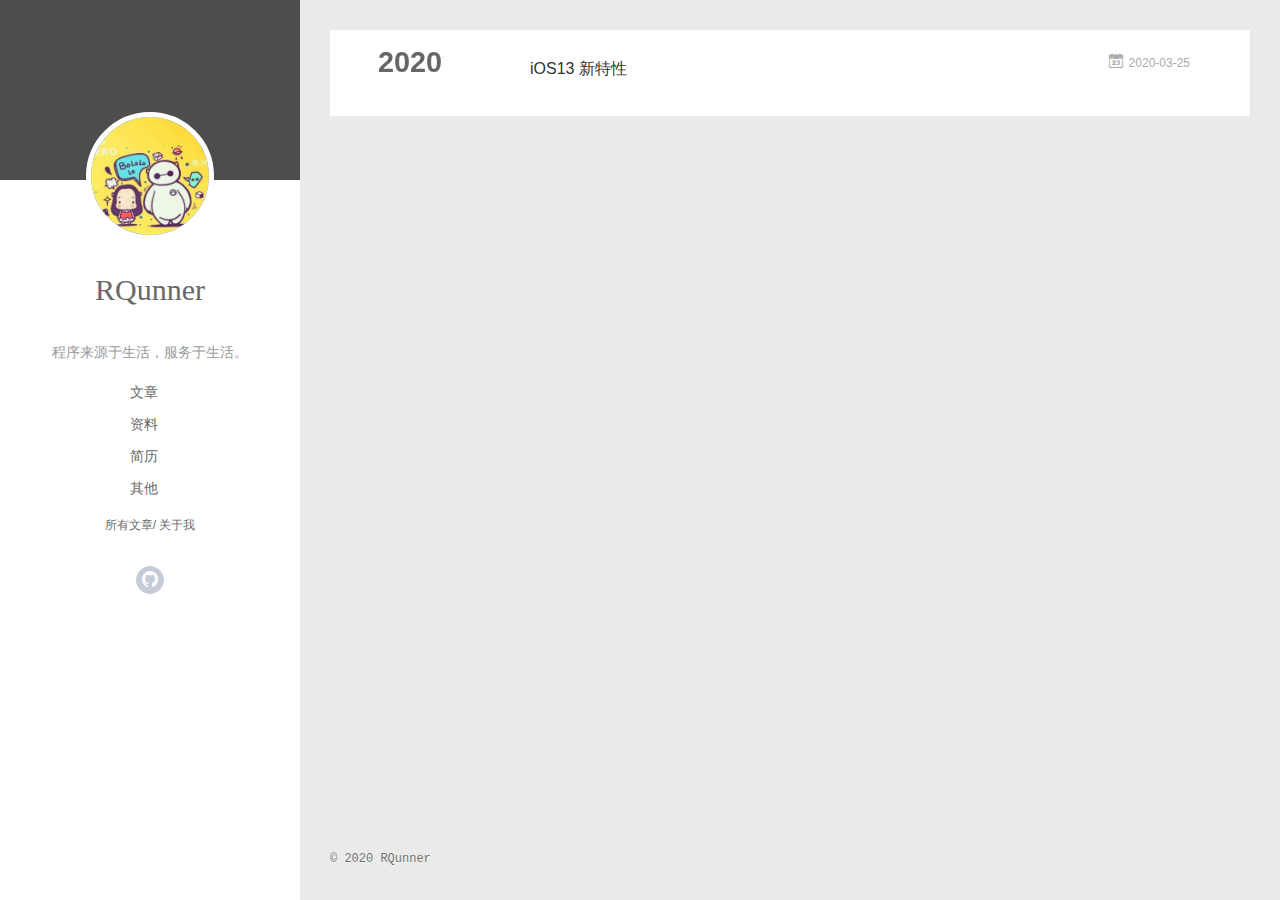
<file: archives/2020/03/index.html>
<!DOCTYPE html>
<html>
<head>
  <meta charset="utf-8">
  
  <meta name="renderer" content="webkit">
  <meta http-equiv="X-UA-Compatible" content="IE=edge" >
  <link rel="dns-prefetch" href="http://yoursite.com">
  <title>Archives: 2020/3 | 小强博客</title>
  <meta name="viewport" content="width=device-width, initial-scale=1, maximum-scale=1">
  <meta name="description" content="问心无愧，做自己该做的事情">
<meta property="og:type" content="website">
<meta property="og:title" content="小强博客">
<meta property="og:url" content="http://yoursite.com/archives/2020/03/index.html">
<meta property="og:site_name" content="小强博客">
<meta property="og:description" content="问心无愧，做自己该做的事情">
<meta property="article:author" content="RQunner">
<meta property="article:tag" content="Python">
<meta property="article:tag" content=" iOS">
<meta name="twitter:card" content="summary">
  
    <link rel="alternative" href="/atom.xml" title="小强博客" type="application/atom+xml">
  
  
    <link rel="icon" href="/assets/logo.jpeg">
  
  <link rel="stylesheet" type="text/css" href="/./main.0cf68a.css">
  <style type="text/css">
  
    #container.show {
      background: linear-gradient(200deg,#a0cfe4,#e8c37e);
    }
  </style>
  

  
<script>
var _hmt = _hmt || [];
(function() {
	var hm = document.createElement("script");
	hm.src = "https://hm.baidu.com/hm.js?a30844fa2bcbce0a9e001fe06cefeddf";
	var s = document.getElementsByTagName("script")[0]; 
	s.parentNode.insertBefore(hm, s);
})();
</script>


<meta name="generator" content="Hexo 4.2.0"></head>

<body>
  <div id="container" q-class="show:isCtnShow">
    <canvas id="anm-canvas" class="anm-canvas"></canvas>
    <div class="left-col" q-class="show:isShow">
      
<div class="overlay" style="background: #4d4d4d"></div>
<div class="intrude-less">
	<header id="header" class="inner">
		<a href="/" class="profilepic">
			<img src="/assets/logo.jpeg" class="js-avatar">
		</a>
		<hgroup>
		  <h1 class="header-author"><a href="/">RQunner</a></h1>
		</hgroup>
		
		<p class="header-subtitle">程序来源于生活，服务于生活。</p>
		

		<nav class="header-menu">
			<ul>
			
				<li><a href="/">文章</a></li>
	        
				<li><a href="/contentData">资料</a></li>
	        
				<li><a href="/resume">简历</a></li>
	        
				<li><a href="/other">其他</a></li>
	        
			</ul>
		</nav>
		<nav class="header-smart-menu">
    		
    			
    			<a q-on="click: openSlider(e, 'innerArchive')" href="javascript:void(0)">所有文章</a>
    			
            
    			
    			<a q-on="click: openSlider(e, 'aboutme')" href="javascript:void(0)">关于我</a>
    			
            
		</nav>
		<nav class="header-nav">
			<div class="social">
				
					<a class="github" target="_blank" href="https://github.com" title="github"><i class="icon-github"></i></a>
		        
			</div>
		</nav>
	</header>		
</div>

    </div>
    <div class="mid-col" q-class="show:isShow,hide:isShow|isFalse">
      
<nav id="mobile-nav">
  	<div class="overlay js-overlay" style="background: #4d4d4d"></div>
	<div class="btnctn js-mobile-btnctn">
  		<div class="slider-trigger list" q-on="click: openSlider(e)"><i class="icon icon-sort"></i></div>
	</div>
	<div class="intrude-less">
		<header id="header" class="inner">
			<div class="profilepic">
				<img src="/assets/logo.jpeg" class="js-avatar">
			</div>
			<hgroup>
			  <h1 class="header-author js-header-author">RQunner</h1>
			</hgroup>
			
			<p class="header-subtitle"><i class="icon icon-quo-left"></i>程序来源于生活，服务于生活。<i class="icon icon-quo-right"></i></p>
			
			
			
				
			
				
			
				
			
				
			
			
			
			<nav class="header-nav">
				<div class="social">
					
						<a class="github" target="_blank" href="https://github.com" title="github"><i class="icon-github"></i></a>
			        
				</div>
			</nav>

			<nav class="header-menu js-header-menu">
				<ul style="width: 70%">
				
				
					<li style="width: 25%"><a href="/">文章</a></li>
		        
					<li style="width: 25%"><a href="/contentData">资料</a></li>
		        
					<li style="width: 25%"><a href="/resume">简历</a></li>
		        
					<li style="width: 25%"><a href="/other">其他</a></li>
		        
				</ul>
			</nav>
		</header>				
	</div>
	<div class="mobile-mask" style="display:none" q-show="isShow"></div>
</nav>

      <div id="wrapper" class="body-wrap">
        <div class="menu-l">
          <div class="canvas-wrap">
            <canvas data-colors="#eaeaea" data-sectionHeight="100" data-contentId="js-content" id="myCanvas1" class="anm-canvas"></canvas>
          </div>
          <div id="js-content" class="content-ll">
            
  
  
    
    
      
      
      <section class="archives-wrap">
        <div class="archive-year-wrap">
          <a href="/archives/2020" class="archive-year">2020</a>
        </div>
        <div class="archives">
    
    <article class="archive-article archive-type-post">
  <div class="archive-article-inner">
    <header class="archive-article-header">
      	<div class="article-meta">
	      	<a href="/2020/03/25/iOS13-%E6%96%B0%E7%89%B9%E6%96%B0/" class="archive-article-date">
  	<time datetime="2020-03-25T01:37:07.000Z" itemprop="datePublished"><i class="icon-calendar icon"></i>2020-03-25</time>
</a>
        </div>
    	 
  
    <h1 itemprop="name">
      <a class="archive-article-title" href="/2020/03/25/iOS13-%E6%96%B0%E7%89%B9%E6%96%B0/">iOS13 新特性</a>
    </h1>
  

        <div class="article-info info-on-right">
          
          

        </div>
        <div class="clearfix"></div>
    </header>
  </div>
</article>
  
  
    </div></section>
  

    


          </div>
        </div>
      </div>
      <footer id="footer">
  <div class="outer">
    <div id="footer-info">
    	<div class="footer-left">
    		&copy; 2020 RQunner
    	</div>
      	<div class="footer-right">
      		<!-- <a href="http://hexo.io/" target="_blank">Hexo</a>  Theme <a href="https://github.com/litten/hexo-theme-yilia" target="_blank">Yilia</a> by Litten -->
      	</div>
    </div>
  </div>
</footer>
    </div>
    <script>
	var yiliaConfig = {
		mathjax: true,
		isHome: false,
		isPost: false,
		isArchive: true,
		isTag: false,
		isCategory: false,
		open_in_new: false,
		toc_hide_index: true,
		root: "/",
		innerArchive: true,
		showTags: false
	}
</script>

<script>!function(t){function n(e){if(r[e])return r[e].exports;var i=r[e]={exports:{},id:e,loaded:!1};return t[e].call(i.exports,i,i.exports,n),i.loaded=!0,i.exports}var r={};n.m=t,n.c=r,n.p="./",n(0)}([function(t,n,r){r(195),t.exports=r(191)},function(t,n,r){var e=r(3),i=r(52),o=r(27),u=r(28),c=r(53),f="prototype",a=function(t,n,r){var s,l,h,v,p=t&a.F,d=t&a.G,y=t&a.S,g=t&a.P,b=t&a.B,m=d?e:y?e[n]||(e[n]={}):(e[n]||{})[f],x=d?i:i[n]||(i[n]={}),w=x[f]||(x[f]={});d&&(r=n);for(s in r)l=!p&&m&&void 0!==m[s],h=(l?m:r)[s],v=b&&l?c(h,e):g&&"function"==typeof h?c(Function.call,h):h,m&&u(m,s,h,t&a.U),x[s]!=h&&o(x,s,v),g&&w[s]!=h&&(w[s]=h)};e.core=i,a.F=1,a.G=2,a.S=4,a.P=8,a.B=16,a.W=32,a.U=64,a.R=128,t.exports=a},function(t,n,r){var e=r(6);t.exports=function(t){if(!e(t))throw TypeError(t+" is not an object!");return t}},function(t,n){var r=t.exports="undefined"!=typeof window&&window.Math==Math?window:"undefined"!=typeof self&&self.Math==Math?self:Function("return this")();"number"==typeof __g&&(__g=r)},function(t,n){t.exports=function(t){try{return!!t()}catch(t){return!0}}},function(t,n){var r=t.exports="undefined"!=typeof window&&window.Math==Math?window:"undefined"!=typeof self&&self.Math==Math?self:Function("return this")();"number"==typeof __g&&(__g=r)},function(t,n){t.exports=function(t){return"object"==typeof t?null!==t:"function"==typeof t}},function(t,n,r){var e=r(126)("wks"),i=r(76),o=r(3).Symbol,u="function"==typeof o;(t.exports=function(t){return e[t]||(e[t]=u&&o[t]||(u?o:i)("Symbol."+t))}).store=e},function(t,n){var r={}.hasOwnProperty;t.exports=function(t,n){return r.call(t,n)}},function(t,n,r){var e=r(94),i=r(33);t.exports=function(t){return e(i(t))}},function(t,n,r){t.exports=!r(4)(function(){return 7!=Object.defineProperty({},"a",{get:function(){return 7}}).a})},function(t,n,r){var e=r(2),i=r(167),o=r(50),u=Object.defineProperty;n.f=r(10)?Object.defineProperty:function(t,n,r){if(e(t),n=o(n,!0),e(r),i)try{return u(t,n,r)}catch(t){}if("get"in r||"set"in r)throw TypeError("Accessors not supported!");return"value"in r&&(t[n]=r.value),t}},function(t,n,r){t.exports=!r(18)(function(){return 7!=Object.defineProperty({},"a",{get:function(){return 7}}).a})},function(t,n,r){var e=r(14),i=r(22);t.exports=r(12)?function(t,n,r){return e.f(t,n,i(1,r))}:function(t,n,r){return t[n]=r,t}},function(t,n,r){var e=r(20),i=r(58),o=r(42),u=Object.defineProperty;n.f=r(12)?Object.defineProperty:function(t,n,r){if(e(t),n=o(n,!0),e(r),i)try{return u(t,n,r)}catch(t){}if("get"in r||"set"in r)throw TypeError("Accessors not supported!");return"value"in r&&(t[n]=r.value),t}},function(t,n,r){var e=r(40)("wks"),i=r(23),o=r(5).Symbol,u="function"==typeof o;(t.exports=function(t){return e[t]||(e[t]=u&&o[t]||(u?o:i)("Symbol."+t))}).store=e},function(t,n,r){var e=r(67),i=Math.min;t.exports=function(t){return t>0?i(e(t),9007199254740991):0}},function(t,n,r){var e=r(46);t.exports=function(t){return Object(e(t))}},function(t,n){t.exports=function(t){try{return!!t()}catch(t){return!0}}},function(t,n,r){var e=r(63),i=r(34);t.exports=Object.keys||function(t){return e(t,i)}},function(t,n,r){var e=r(21);t.exports=function(t){if(!e(t))throw TypeError(t+" is not an object!");return t}},function(t,n){t.exports=function(t){return"object"==typeof t?null!==t:"function"==typeof t}},function(t,n){t.exports=function(t,n){return{enumerable:!(1&t),configurable:!(2&t),writable:!(4&t),value:n}}},function(t,n){var r=0,e=Math.random();t.exports=function(t){return"Symbol(".concat(void 0===t?"":t,")_",(++r+e).toString(36))}},function(t,n){var r={}.hasOwnProperty;t.exports=function(t,n){return r.call(t,n)}},function(t,n){var r=t.exports={version:"2.4.0"};"number"==typeof __e&&(__e=r)},function(t,n){t.exports=function(t){if("function"!=typeof t)throw TypeError(t+" is not a function!");return t}},function(t,n,r){var e=r(11),i=r(66);t.exports=r(10)?function(t,n,r){return e.f(t,n,i(1,r))}:function(t,n,r){return t[n]=r,t}},function(t,n,r){var e=r(3),i=r(27),o=r(24),u=r(76)("src"),c="toString",f=Function[c],a=(""+f).split(c);r(52).inspectSource=function(t){return f.call(t)},(t.exports=function(t,n,r,c){var f="function"==typeof r;f&&(o(r,"name")||i(r,"name",n)),t[n]!==r&&(f&&(o(r,u)||i(r,u,t[n]?""+t[n]:a.join(String(n)))),t===e?t[n]=r:c?t[n]?t[n]=r:i(t,n,r):(delete t[n],i(t,n,r)))})(Function.prototype,c,function(){return"function"==typeof this&&this[u]||f.call(this)})},function(t,n,r){var e=r(1),i=r(4),o=r(46),u=function(t,n,r,e){var i=String(o(t)),u="<"+n;return""!==r&&(u+=" "+r+'="'+String(e).replace(/"/g,"&quot;")+'"'),u+">"+i+"</"+n+">"};t.exports=function(t,n){var r={};r[t]=n(u),e(e.P+e.F*i(function(){var n=""[t]('"');return n!==n.toLowerCase()||n.split('"').length>3}),"String",r)}},function(t,n,r){var e=r(115),i=r(46);t.exports=function(t){return e(i(t))}},function(t,n,r){var e=r(116),i=r(66),o=r(30),u=r(50),c=r(24),f=r(167),a=Object.getOwnPropertyDescriptor;n.f=r(10)?a:function(t,n){if(t=o(t),n=u(n,!0),f)try{return a(t,n)}catch(t){}if(c(t,n))return i(!e.f.call(t,n),t[n])}},function(t,n,r){var e=r(24),i=r(17),o=r(145)("IE_PROTO"),u=Object.prototype;t.exports=Object.getPrototypeOf||function(t){return t=i(t),e(t,o)?t[o]:"function"==typeof t.constructor&&t instanceof t.constructor?t.constructor.prototype:t instanceof Object?u:null}},function(t,n){t.exports=function(t){if(void 0==t)throw TypeError("Can't call method on  "+t);return t}},function(t,n){t.exports="constructor,hasOwnProperty,isPrototypeOf,propertyIsEnumerable,toLocaleString,toString,valueOf".split(",")},function(t,n){t.exports={}},function(t,n){t.exports=!0},function(t,n){n.f={}.propertyIsEnumerable},function(t,n,r){var e=r(14).f,i=r(8),o=r(15)("toStringTag");t.exports=function(t,n,r){t&&!i(t=r?t:t.prototype,o)&&e(t,o,{configurable:!0,value:n})}},function(t,n,r){var e=r(40)("keys"),i=r(23);t.exports=function(t){return e[t]||(e[t]=i(t))}},function(t,n,r){var e=r(5),i="__core-js_shared__",o=e[i]||(e[i]={});t.exports=function(t){return o[t]||(o[t]={})}},function(t,n){var r=Math.ceil,e=Math.floor;t.exports=function(t){return isNaN(t=+t)?0:(t>0?e:r)(t)}},function(t,n,r){var e=r(21);t.exports=function(t,n){if(!e(t))return t;var r,i;if(n&&"function"==typeof(r=t.toString)&&!e(i=r.call(t)))return i;if("function"==typeof(r=t.valueOf)&&!e(i=r.call(t)))return i;if(!n&&"function"==typeof(r=t.toString)&&!e(i=r.call(t)))return i;throw TypeError("Can't convert object to primitive value")}},function(t,n,r){var e=r(5),i=r(25),o=r(36),u=r(44),c=r(14).f;t.exports=function(t){var n=i.Symbol||(i.Symbol=o?{}:e.Symbol||{});"_"==t.charAt(0)||t in n||c(n,t,{value:u.f(t)})}},function(t,n,r){n.f=r(15)},function(t,n){var r={}.toString;t.exports=function(t){return r.call(t).slice(8,-1)}},function(t,n){t.exports=function(t){if(void 0==t)throw TypeError("Can't call method on  "+t);return t}},function(t,n,r){var e=r(4);t.exports=function(t,n){return!!t&&e(function(){n?t.call(null,function(){},1):t.call(null)})}},function(t,n,r){var e=r(53),i=r(115),o=r(17),u=r(16),c=r(203);t.exports=function(t,n){var r=1==t,f=2==t,a=3==t,s=4==t,l=6==t,h=5==t||l,v=n||c;return function(n,c,p){for(var d,y,g=o(n),b=i(g),m=e(c,p,3),x=u(b.length),w=0,S=r?v(n,x):f?v(n,0):void 0;x>w;w++)if((h||w in b)&&(d=b[w],y=m(d,w,g),t))if(r)S[w]=y;else if(y)switch(t){case 3:return!0;case 5:return d;case 6:return w;case 2:S.push(d)}else if(s)return!1;return l?-1:a||s?s:S}}},function(t,n,r){var e=r(1),i=r(52),o=r(4);t.exports=function(t,n){var r=(i.Object||{})[t]||Object[t],u={};u[t]=n(r),e(e.S+e.F*o(function(){r(1)}),"Object",u)}},function(t,n,r){var e=r(6);t.exports=function(t,n){if(!e(t))return t;var r,i;if(n&&"function"==typeof(r=t.toString)&&!e(i=r.call(t)))return i;if("function"==typeof(r=t.valueOf)&&!e(i=r.call(t)))return i;if(!n&&"function"==typeof(r=t.toString)&&!e(i=r.call(t)))return i;throw TypeError("Can't convert object to primitive value")}},function(t,n,r){var e=r(5),i=r(25),o=r(91),u=r(13),c="prototype",f=function(t,n,r){var a,s,l,h=t&f.F,v=t&f.G,p=t&f.S,d=t&f.P,y=t&f.B,g=t&f.W,b=v?i:i[n]||(i[n]={}),m=b[c],x=v?e:p?e[n]:(e[n]||{})[c];v&&(r=n);for(a in r)(s=!h&&x&&void 0!==x[a])&&a in b||(l=s?x[a]:r[a],b[a]=v&&"function"!=typeof x[a]?r[a]:y&&s?o(l,e):g&&x[a]==l?function(t){var n=function(n,r,e){if(this instanceof t){switch(arguments.length){case 0:return new t;case 1:return new t(n);case 2:return new t(n,r)}return new t(n,r,e)}return t.apply(this,arguments)};return n[c]=t[c],n}(l):d&&"function"==typeof l?o(Function.call,l):l,d&&((b.virtual||(b.virtual={}))[a]=l,t&f.R&&m&&!m[a]&&u(m,a,l)))};f.F=1,f.G=2,f.S=4,f.P=8,f.B=16,f.W=32,f.U=64,f.R=128,t.exports=f},function(t,n){var r=t.exports={version:"2.4.0"};"number"==typeof __e&&(__e=r)},function(t,n,r){var e=r(26);t.exports=function(t,n,r){if(e(t),void 0===n)return t;switch(r){case 1:return function(r){return t.call(n,r)};case 2:return function(r,e){return t.call(n,r,e)};case 3:return function(r,e,i){return t.call(n,r,e,i)}}return function(){return t.apply(n,arguments)}}},function(t,n,r){var e=r(183),i=r(1),o=r(126)("metadata"),u=o.store||(o.store=new(r(186))),c=function(t,n,r){var i=u.get(t);if(!i){if(!r)return;u.set(t,i=new e)}var o=i.get(n);if(!o){if(!r)return;i.set(n,o=new e)}return o},f=function(t,n,r){var e=c(n,r,!1);return void 0!==e&&e.has(t)},a=function(t,n,r){var e=c(n,r,!1);return void 0===e?void 0:e.get(t)},s=function(t,n,r,e){c(r,e,!0).set(t,n)},l=function(t,n){var r=c(t,n,!1),e=[];return r&&r.forEach(function(t,n){e.push(n)}),e},h=function(t){return void 0===t||"symbol"==typeof t?t:String(t)},v=function(t){i(i.S,"Reflect",t)};t.exports={store:u,map:c,has:f,get:a,set:s,keys:l,key:h,exp:v}},function(t,n,r){"use strict";if(r(10)){var e=r(69),i=r(3),o=r(4),u=r(1),c=r(127),f=r(152),a=r(53),s=r(68),l=r(66),h=r(27),v=r(73),p=r(67),d=r(16),y=r(75),g=r(50),b=r(24),m=r(180),x=r(114),w=r(6),S=r(17),_=r(137),O=r(70),E=r(32),P=r(71).f,j=r(154),F=r(76),M=r(7),A=r(48),N=r(117),T=r(146),I=r(155),k=r(80),L=r(123),R=r(74),C=r(130),D=r(160),U=r(11),W=r(31),G=U.f,B=W.f,V=i.RangeError,z=i.TypeError,q=i.Uint8Array,K="ArrayBuffer",J="Shared"+K,Y="BYTES_PER_ELEMENT",H="prototype",$=Array[H],X=f.ArrayBuffer,Q=f.DataView,Z=A(0),tt=A(2),nt=A(3),rt=A(4),et=A(5),it=A(6),ot=N(!0),ut=N(!1),ct=I.values,ft=I.keys,at=I.entries,st=$.lastIndexOf,lt=$.reduce,ht=$.reduceRight,vt=$.join,pt=$.sort,dt=$.slice,yt=$.toString,gt=$.toLocaleString,bt=M("iterator"),mt=M("toStringTag"),xt=F("typed_constructor"),wt=F("def_constructor"),St=c.CONSTR,_t=c.TYPED,Ot=c.VIEW,Et="Wrong length!",Pt=A(1,function(t,n){return Tt(T(t,t[wt]),n)}),jt=o(function(){return 1===new q(new Uint16Array([1]).buffer)[0]}),Ft=!!q&&!!q[H].set&&o(function(){new q(1).set({})}),Mt=function(t,n){if(void 0===t)throw z(Et);var r=+t,e=d(t);if(n&&!m(r,e))throw V(Et);return e},At=function(t,n){var r=p(t);if(r<0||r%n)throw V("Wrong offset!");return r},Nt=function(t){if(w(t)&&_t in t)return t;throw z(t+" is not a typed array!")},Tt=function(t,n){if(!(w(t)&&xt in t))throw z("It is not a typed array constructor!");return new t(n)},It=function(t,n){return kt(T(t,t[wt]),n)},kt=function(t,n){for(var r=0,e=n.length,i=Tt(t,e);e>r;)i[r]=n[r++];return i},Lt=function(t,n,r){G(t,n,{get:function(){return this._d[r]}})},Rt=function(t){var n,r,e,i,o,u,c=S(t),f=arguments.length,s=f>1?arguments[1]:void 0,l=void 0!==s,h=j(c);if(void 0!=h&&!_(h)){for(u=h.call(c),e=[],n=0;!(o=u.next()).done;n++)e.push(o.value);c=e}for(l&&f>2&&(s=a(s,arguments[2],2)),n=0,r=d(c.length),i=Tt(this,r);r>n;n++)i[n]=l?s(c[n],n):c[n];return i},Ct=function(){for(var t=0,n=arguments.length,r=Tt(this,n);n>t;)r[t]=arguments[t++];return r},Dt=!!q&&o(function(){gt.call(new q(1))}),Ut=function(){return gt.apply(Dt?dt.call(Nt(this)):Nt(this),arguments)},Wt={copyWithin:function(t,n){return D.call(Nt(this),t,n,arguments.length>2?arguments[2]:void 0)},every:function(t){return rt(Nt(this),t,arguments.length>1?arguments[1]:void 0)},fill:function(t){return C.apply(Nt(this),arguments)},filter:function(t){return It(this,tt(Nt(this),t,arguments.length>1?arguments[1]:void 0))},find:function(t){return et(Nt(this),t,arguments.length>1?arguments[1]:void 0)},findIndex:function(t){return it(Nt(this),t,arguments.length>1?arguments[1]:void 0)},forEach:function(t){Z(Nt(this),t,arguments.length>1?arguments[1]:void 0)},indexOf:function(t){return ut(Nt(this),t,arguments.length>1?arguments[1]:void 0)},includes:function(t){return ot(Nt(this),t,arguments.length>1?arguments[1]:void 0)},join:function(t){return vt.apply(Nt(this),arguments)},lastIndexOf:function(t){return st.apply(Nt(this),arguments)},map:function(t){return Pt(Nt(this),t,arguments.length>1?arguments[1]:void 0)},reduce:function(t){return lt.apply(Nt(this),arguments)},reduceRight:function(t){return ht.apply(Nt(this),arguments)},reverse:function(){for(var t,n=this,r=Nt(n).length,e=Math.floor(r/2),i=0;i<e;)t=n[i],n[i++]=n[--r],n[r]=t;return n},some:function(t){return nt(Nt(this),t,arguments.length>1?arguments[1]:void 0)},sort:function(t){return pt.call(Nt(this),t)},subarray:function(t,n){var r=Nt(this),e=r.length,i=y(t,e);return new(T(r,r[wt]))(r.buffer,r.byteOffset+i*r.BYTES_PER_ELEMENT,d((void 0===n?e:y(n,e))-i))}},Gt=function(t,n){return It(this,dt.call(Nt(this),t,n))},Bt=function(t){Nt(this);var n=At(arguments[1],1),r=this.length,e=S(t),i=d(e.length),o=0;if(i+n>r)throw V(Et);for(;o<i;)this[n+o]=e[o++]},Vt={entries:function(){return at.call(Nt(this))},keys:function(){return ft.call(Nt(this))},values:function(){return ct.call(Nt(this))}},zt=function(t,n){return w(t)&&t[_t]&&"symbol"!=typeof n&&n in t&&String(+n)==String(n)},qt=function(t,n){return zt(t,n=g(n,!0))?l(2,t[n]):B(t,n)},Kt=function(t,n,r){return!(zt(t,n=g(n,!0))&&w(r)&&b(r,"value"))||b(r,"get")||b(r,"set")||r.configurable||b(r,"writable")&&!r.writable||b(r,"enumerable")&&!r.enumerable?G(t,n,r):(t[n]=r.value,t)};St||(W.f=qt,U.f=Kt),u(u.S+u.F*!St,"Object",{getOwnPropertyDescriptor:qt,defineProperty:Kt}),o(function(){yt.call({})})&&(yt=gt=function(){return vt.call(this)});var Jt=v({},Wt);v(Jt,Vt),h(Jt,bt,Vt.values),v(Jt,{slice:Gt,set:Bt,constructor:function(){},toString:yt,toLocaleString:Ut}),Lt(Jt,"buffer","b"),Lt(Jt,"byteOffset","o"),Lt(Jt,"byteLength","l"),Lt(Jt,"length","e"),G(Jt,mt,{get:function(){return this[_t]}}),t.exports=function(t,n,r,f){f=!!f;var a=t+(f?"Clamped":"")+"Array",l="Uint8Array"!=a,v="get"+t,p="set"+t,y=i[a],g=y||{},b=y&&E(y),m=!y||!c.ABV,S={},_=y&&y[H],j=function(t,r){var e=t._d;return e.v[v](r*n+e.o,jt)},F=function(t,r,e){var i=t._d;f&&(e=(e=Math.round(e))<0?0:e>255?255:255&e),i.v[p](r*n+i.o,e,jt)},M=function(t,n){G(t,n,{get:function(){return j(this,n)},set:function(t){return F(this,n,t)},enumerable:!0})};m?(y=r(function(t,r,e,i){s(t,y,a,"_d");var o,u,c,f,l=0,v=0;if(w(r)){if(!(r instanceof X||(f=x(r))==K||f==J))return _t in r?kt(y,r):Rt.call(y,r);o=r,v=At(e,n);var p=r.byteLength;if(void 0===i){if(p%n)throw V(Et);if((u=p-v)<0)throw V(Et)}else if((u=d(i)*n)+v>p)throw V(Et);c=u/n}else c=Mt(r,!0),u=c*n,o=new X(u);for(h(t,"_d",{b:o,o:v,l:u,e:c,v:new Q(o)});l<c;)M(t,l++)}),_=y[H]=O(Jt),h(_,"constructor",y)):L(function(t){new y(null),new y(t)},!0)||(y=r(function(t,r,e,i){s(t,y,a);var o;return w(r)?r instanceof X||(o=x(r))==K||o==J?void 0!==i?new g(r,At(e,n),i):void 0!==e?new g(r,At(e,n)):new g(r):_t in r?kt(y,r):Rt.call(y,r):new g(Mt(r,l))}),Z(b!==Function.prototype?P(g).concat(P(b)):P(g),function(t){t in y||h(y,t,g[t])}),y[H]=_,e||(_.constructor=y));var A=_[bt],N=!!A&&("values"==A.name||void 0==A.name),T=Vt.values;h(y,xt,!0),h(_,_t,a),h(_,Ot,!0),h(_,wt,y),(f?new y(1)[mt]==a:mt in _)||G(_,mt,{get:function(){return a}}),S[a]=y,u(u.G+u.W+u.F*(y!=g),S),u(u.S,a,{BYTES_PER_ELEMENT:n,from:Rt,of:Ct}),Y in _||h(_,Y,n),u(u.P,a,Wt),R(a),u(u.P+u.F*Ft,a,{set:Bt}),u(u.P+u.F*!N,a,Vt),u(u.P+u.F*(_.toString!=yt),a,{toString:yt}),u(u.P+u.F*o(function(){new y(1).slice()}),a,{slice:Gt}),u(u.P+u.F*(o(function(){return[1,2].toLocaleString()!=new y([1,2]).toLocaleString()})||!o(function(){_.toLocaleString.call([1,2])})),a,{toLocaleString:Ut}),k[a]=N?A:T,e||N||h(_,bt,T)}}else t.exports=function(){}},function(t,n){var r={}.toString;t.exports=function(t){return r.call(t).slice(8,-1)}},function(t,n,r){var e=r(21),i=r(5).document,o=e(i)&&e(i.createElement);t.exports=function(t){return o?i.createElement(t):{}}},function(t,n,r){t.exports=!r(12)&&!r(18)(function(){return 7!=Object.defineProperty(r(57)("div"),"a",{get:function(){return 7}}).a})},function(t,n,r){"use strict";var e=r(36),i=r(51),o=r(64),u=r(13),c=r(8),f=r(35),a=r(96),s=r(38),l=r(103),h=r(15)("iterator"),v=!([].keys&&"next"in[].keys()),p="keys",d="values",y=function(){return this};t.exports=function(t,n,r,g,b,m,x){a(r,n,g);var w,S,_,O=function(t){if(!v&&t in F)return F[t];switch(t){case p:case d:return function(){return new r(this,t)}}return function(){return new r(this,t)}},E=n+" Iterator",P=b==d,j=!1,F=t.prototype,M=F[h]||F["@@iterator"]||b&&F[b],A=M||O(b),N=b?P?O("entries"):A:void 0,T="Array"==n?F.entries||M:M;if(T&&(_=l(T.call(new t)))!==Object.prototype&&(s(_,E,!0),e||c(_,h)||u(_,h,y)),P&&M&&M.name!==d&&(j=!0,A=function(){return M.call(this)}),e&&!x||!v&&!j&&F[h]||u(F,h,A),f[n]=A,f[E]=y,b)if(w={values:P?A:O(d),keys:m?A:O(p),entries:N},x)for(S in w)S in F||o(F,S,w[S]);else i(i.P+i.F*(v||j),n,w);return w}},function(t,n,r){var e=r(20),i=r(100),o=r(34),u=r(39)("IE_PROTO"),c=function(){},f="prototype",a=function(){var t,n=r(57)("iframe"),e=o.length;for(n.style.display="none",r(93).appendChild(n),n.src="javascript:",t=n.contentWindow.document,t.open(),t.write("<script>document.F=Object<\/script>"),t.close(),a=t.F;e--;)delete a[f][o[e]];return a()};t.exports=Object.create||function(t,n){var r;return null!==t?(c[f]=e(t),r=new c,c[f]=null,r[u]=t):r=a(),void 0===n?r:i(r,n)}},function(t,n,r){var e=r(63),i=r(34).concat("length","prototype");n.f=Object.getOwnPropertyNames||function(t){return e(t,i)}},function(t,n){n.f=Object.getOwnPropertySymbols},function(t,n,r){var e=r(8),i=r(9),o=r(90)(!1),u=r(39)("IE_PROTO");t.exports=function(t,n){var r,c=i(t),f=0,a=[];for(r in c)r!=u&&e(c,r)&&a.push(r);for(;n.length>f;)e(c,r=n[f++])&&(~o(a,r)||a.push(r));return a}},function(t,n,r){t.exports=r(13)},function(t,n,r){var e=r(76)("meta"),i=r(6),o=r(24),u=r(11).f,c=0,f=Object.isExtensible||function(){return!0},a=!r(4)(function(){return f(Object.preventExtensions({}))}),s=function(t){u(t,e,{value:{i:"O"+ ++c,w:{}}})},l=function(t,n){if(!i(t))return"symbol"==typeof t?t:("string"==typeof t?"S":"P")+t;if(!o(t,e)){if(!f(t))return"F";if(!n)return"E";s(t)}return t[e].i},h=function(t,n){if(!o(t,e)){if(!f(t))return!0;if(!n)return!1;s(t)}return t[e].w},v=function(t){return a&&p.NEED&&f(t)&&!o(t,e)&&s(t),t},p=t.exports={KEY:e,NEED:!1,fastKey:l,getWeak:h,onFreeze:v}},function(t,n){t.exports=function(t,n){return{enumerable:!(1&t),configurable:!(2&t),writable:!(4&t),value:n}}},function(t,n){var r=Math.ceil,e=Math.floor;t.exports=function(t){return isNaN(t=+t)?0:(t>0?e:r)(t)}},function(t,n){t.exports=function(t,n,r,e){if(!(t instanceof n)||void 0!==e&&e in t)throw TypeError(r+": incorrect invocation!");return t}},function(t,n){t.exports=!1},function(t,n,r){var e=r(2),i=r(173),o=r(133),u=r(145)("IE_PROTO"),c=function(){},f="prototype",a=function(){var t,n=r(132)("iframe"),e=o.length;for(n.style.display="none",r(135).appendChild(n),n.src="javascript:",t=n.contentWindow.document,t.open(),t.write("<script>document.F=Object<\/script>"),t.close(),a=t.F;e--;)delete a[f][o[e]];return a()};t.exports=Object.create||function(t,n){var r;return null!==t?(c[f]=e(t),r=new c,c[f]=null,r[u]=t):r=a(),void 0===n?r:i(r,n)}},function(t,n,r){var e=r(175),i=r(133).concat("length","prototype");n.f=Object.getOwnPropertyNames||function(t){return e(t,i)}},function(t,n,r){var e=r(175),i=r(133);t.exports=Object.keys||function(t){return e(t,i)}},function(t,n,r){var e=r(28);t.exports=function(t,n,r){for(var i in n)e(t,i,n[i],r);return t}},function(t,n,r){"use strict";var e=r(3),i=r(11),o=r(10),u=r(7)("species");t.exports=function(t){var n=e[t];o&&n&&!n[u]&&i.f(n,u,{configurable:!0,get:function(){return this}})}},function(t,n,r){var e=r(67),i=Math.max,o=Math.min;t.exports=function(t,n){return t=e(t),t<0?i(t+n,0):o(t,n)}},function(t,n){var r=0,e=Math.random();t.exports=function(t){return"Symbol(".concat(void 0===t?"":t,")_",(++r+e).toString(36))}},function(t,n,r){var e=r(33);t.exports=function(t){return Object(e(t))}},function(t,n,r){var e=r(7)("unscopables"),i=Array.prototype;void 0==i[e]&&r(27)(i,e,{}),t.exports=function(t){i[e][t]=!0}},function(t,n,r){var e=r(53),i=r(169),o=r(137),u=r(2),c=r(16),f=r(154),a={},s={},n=t.exports=function(t,n,r,l,h){var v,p,d,y,g=h?function(){return t}:f(t),b=e(r,l,n?2:1),m=0;if("function"!=typeof g)throw TypeError(t+" is not iterable!");if(o(g)){for(v=c(t.length);v>m;m++)if((y=n?b(u(p=t[m])[0],p[1]):b(t[m]))===a||y===s)return y}else for(d=g.call(t);!(p=d.next()).done;)if((y=i(d,b,p.value,n))===a||y===s)return y};n.BREAK=a,n.RETURN=s},function(t,n){t.exports={}},function(t,n,r){var e=r(11).f,i=r(24),o=r(7)("toStringTag");t.exports=function(t,n,r){t&&!i(t=r?t:t.prototype,o)&&e(t,o,{configurable:!0,value:n})}},function(t,n,r){var e=r(1),i=r(46),o=r(4),u=r(150),c="["+u+"]",f="​",a=RegExp("^"+c+c+"*"),s=RegExp(c+c+"*$"),l=function(t,n,r){var i={},c=o(function(){return!!u[t]()||f[t]()!=f}),a=i[t]=c?n(h):u[t];r&&(i[r]=a),e(e.P+e.F*c,"String",i)},h=l.trim=function(t,n){return t=String(i(t)),1&n&&(t=t.replace(a,"")),2&n&&(t=t.replace(s,"")),t};t.exports=l},function(t,n,r){t.exports={default:r(86),__esModule:!0}},function(t,n,r){t.exports={default:r(87),__esModule:!0}},function(t,n,r){"use strict";function e(t){return t&&t.__esModule?t:{default:t}}n.__esModule=!0;var i=r(84),o=e(i),u=r(83),c=e(u),f="function"==typeof c.default&&"symbol"==typeof o.default?function(t){return typeof t}:function(t){return t&&"function"==typeof c.default&&t.constructor===c.default&&t!==c.default.prototype?"symbol":typeof t};n.default="function"==typeof c.default&&"symbol"===f(o.default)?function(t){return void 0===t?"undefined":f(t)}:function(t){return t&&"function"==typeof c.default&&t.constructor===c.default&&t!==c.default.prototype?"symbol":void 0===t?"undefined":f(t)}},function(t,n,r){r(110),r(108),r(111),r(112),t.exports=r(25).Symbol},function(t,n,r){r(109),r(113),t.exports=r(44).f("iterator")},function(t,n){t.exports=function(t){if("function"!=typeof t)throw TypeError(t+" is not a function!");return t}},function(t,n){t.exports=function(){}},function(t,n,r){var e=r(9),i=r(106),o=r(105);t.exports=function(t){return function(n,r,u){var c,f=e(n),a=i(f.length),s=o(u,a);if(t&&r!=r){for(;a>s;)if((c=f[s++])!=c)return!0}else for(;a>s;s++)if((t||s in f)&&f[s]===r)return t||s||0;return!t&&-1}}},function(t,n,r){var e=r(88);t.exports=function(t,n,r){if(e(t),void 0===n)return t;switch(r){case 1:return function(r){return t.call(n,r)};case 2:return function(r,e){return t.call(n,r,e)};case 3:return function(r,e,i){return t.call(n,r,e,i)}}return function(){return t.apply(n,arguments)}}},function(t,n,r){var e=r(19),i=r(62),o=r(37);t.exports=function(t){var n=e(t),r=i.f;if(r)for(var u,c=r(t),f=o.f,a=0;c.length>a;)f.call(t,u=c[a++])&&n.push(u);return n}},function(t,n,r){t.exports=r(5).document&&document.documentElement},function(t,n,r){var e=r(56);t.exports=Object("z").propertyIsEnumerable(0)?Object:function(t){return"String"==e(t)?t.split(""):Object(t)}},function(t,n,r){var e=r(56);t.exports=Array.isArray||function(t){return"Array"==e(t)}},function(t,n,r){"use strict";var e=r(60),i=r(22),o=r(38),u={};r(13)(u,r(15)("iterator"),function(){return this}),t.exports=function(t,n,r){t.prototype=e(u,{next:i(1,r)}),o(t,n+" Iterator")}},function(t,n){t.exports=function(t,n){return{value:n,done:!!t}}},function(t,n,r){var e=r(19),i=r(9);t.exports=function(t,n){for(var r,o=i(t),u=e(o),c=u.length,f=0;c>f;)if(o[r=u[f++]]===n)return r}},function(t,n,r){var e=r(23)("meta"),i=r(21),o=r(8),u=r(14).f,c=0,f=Object.isExtensible||function(){return!0},a=!r(18)(function(){return f(Object.preventExtensions({}))}),s=function(t){u(t,e,{value:{i:"O"+ ++c,w:{}}})},l=function(t,n){if(!i(t))return"symbol"==typeof t?t:("string"==typeof t?"S":"P")+t;if(!o(t,e)){if(!f(t))return"F";if(!n)return"E";s(t)}return t[e].i},h=function(t,n){if(!o(t,e)){if(!f(t))return!0;if(!n)return!1;s(t)}return t[e].w},v=function(t){return a&&p.NEED&&f(t)&&!o(t,e)&&s(t),t},p=t.exports={KEY:e,NEED:!1,fastKey:l,getWeak:h,onFreeze:v}},function(t,n,r){var e=r(14),i=r(20),o=r(19);t.exports=r(12)?Object.defineProperties:function(t,n){i(t);for(var r,u=o(n),c=u.length,f=0;c>f;)e.f(t,r=u[f++],n[r]);return t}},function(t,n,r){var e=r(37),i=r(22),o=r(9),u=r(42),c=r(8),f=r(58),a=Object.getOwnPropertyDescriptor;n.f=r(12)?a:function(t,n){if(t=o(t),n=u(n,!0),f)try{return a(t,n)}catch(t){}if(c(t,n))return i(!e.f.call(t,n),t[n])}},function(t,n,r){var e=r(9),i=r(61).f,o={}.toString,u="object"==typeof window&&window&&Object.getOwnPropertyNames?Object.getOwnPropertyNames(window):[],c=function(t){try{return i(t)}catch(t){return u.slice()}};t.exports.f=function(t){return u&&"[object Window]"==o.call(t)?c(t):i(e(t))}},function(t,n,r){var e=r(8),i=r(77),o=r(39)("IE_PROTO"),u=Object.prototype;t.exports=Object.getPrototypeOf||function(t){return t=i(t),e(t,o)?t[o]:"function"==typeof t.constructor&&t instanceof t.constructor?t.constructor.prototype:t instanceof Object?u:null}},function(t,n,r){var e=r(41),i=r(33);t.exports=function(t){return function(n,r){var o,u,c=String(i(n)),f=e(r),a=c.length;return f<0||f>=a?t?"":void 0:(o=c.charCodeAt(f),o<55296||o>56319||f+1===a||(u=c.charCodeAt(f+1))<56320||u>57343?t?c.charAt(f):o:t?c.slice(f,f+2):u-56320+(o-55296<<10)+65536)}}},function(t,n,r){var e=r(41),i=Math.max,o=Math.min;t.exports=function(t,n){return t=e(t),t<0?i(t+n,0):o(t,n)}},function(t,n,r){var e=r(41),i=Math.min;t.exports=function(t){return t>0?i(e(t),9007199254740991):0}},function(t,n,r){"use strict";var e=r(89),i=r(97),o=r(35),u=r(9);t.exports=r(59)(Array,"Array",function(t,n){this._t=u(t),this._i=0,this._k=n},function(){var t=this._t,n=this._k,r=this._i++;return!t||r>=t.length?(this._t=void 0,i(1)):"keys"==n?i(0,r):"values"==n?i(0,t[r]):i(0,[r,t[r]])},"values"),o.Arguments=o.Array,e("keys"),e("values"),e("entries")},function(t,n){},function(t,n,r){"use strict";var e=r(104)(!0);r(59)(String,"String",function(t){this._t=String(t),this._i=0},function(){var t,n=this._t,r=this._i;return r>=n.length?{value:void 0,done:!0}:(t=e(n,r),this._i+=t.length,{value:t,done:!1})})},function(t,n,r){"use strict";var e=r(5),i=r(8),o=r(12),u=r(51),c=r(64),f=r(99).KEY,a=r(18),s=r(40),l=r(38),h=r(23),v=r(15),p=r(44),d=r(43),y=r(98),g=r(92),b=r(95),m=r(20),x=r(9),w=r(42),S=r(22),_=r(60),O=r(102),E=r(101),P=r(14),j=r(19),F=E.f,M=P.f,A=O.f,N=e.Symbol,T=e.JSON,I=T&&T.stringify,k="prototype",L=v("_hidden"),R=v("toPrimitive"),C={}.propertyIsEnumerable,D=s("symbol-registry"),U=s("symbols"),W=s("op-symbols"),G=Object[k],B="function"==typeof N,V=e.QObject,z=!V||!V[k]||!V[k].findChild,q=o&&a(function(){return 7!=_(M({},"a",{get:function(){return M(this,"a",{value:7}).a}})).a})?function(t,n,r){var e=F(G,n);e&&delete G[n],M(t,n,r),e&&t!==G&&M(G,n,e)}:M,K=function(t){var n=U[t]=_(N[k]);return n._k=t,n},J=B&&"symbol"==typeof N.iterator?function(t){return"symbol"==typeof t}:function(t){return t instanceof N},Y=function(t,n,r){return t===G&&Y(W,n,r),m(t),n=w(n,!0),m(r),i(U,n)?(r.enumerable?(i(t,L)&&t[L][n]&&(t[L][n]=!1),r=_(r,{enumerable:S(0,!1)})):(i(t,L)||M(t,L,S(1,{})),t[L][n]=!0),q(t,n,r)):M(t,n,r)},H=function(t,n){m(t);for(var r,e=g(n=x(n)),i=0,o=e.length;o>i;)Y(t,r=e[i++],n[r]);return t},$=function(t,n){return void 0===n?_(t):H(_(t),n)},X=function(t){var n=C.call(this,t=w(t,!0));return!(this===G&&i(U,t)&&!i(W,t))&&(!(n||!i(this,t)||!i(U,t)||i(this,L)&&this[L][t])||n)},Q=function(t,n){if(t=x(t),n=w(n,!0),t!==G||!i(U,n)||i(W,n)){var r=F(t,n);return!r||!i(U,n)||i(t,L)&&t[L][n]||(r.enumerable=!0),r}},Z=function(t){for(var n,r=A(x(t)),e=[],o=0;r.length>o;)i(U,n=r[o++])||n==L||n==f||e.push(n);return e},tt=function(t){for(var n,r=t===G,e=A(r?W:x(t)),o=[],u=0;e.length>u;)!i(U,n=e[u++])||r&&!i(G,n)||o.push(U[n]);return o};B||(N=function(){if(this instanceof N)throw TypeError("Symbol is not a constructor!");var t=h(arguments.length>0?arguments[0]:void 0),n=function(r){this===G&&n.call(W,r),i(this,L)&&i(this[L],t)&&(this[L][t]=!1),q(this,t,S(1,r))};return o&&z&&q(G,t,{configurable:!0,set:n}),K(t)},c(N[k],"toString",function(){return this._k}),E.f=Q,P.f=Y,r(61).f=O.f=Z,r(37).f=X,r(62).f=tt,o&&!r(36)&&c(G,"propertyIsEnumerable",X,!0),p.f=function(t){return K(v(t))}),u(u.G+u.W+u.F*!B,{Symbol:N});for(var nt="hasInstance,isConcatSpreadable,iterator,match,replace,search,species,split,toPrimitive,toStringTag,unscopables".split(","),rt=0;nt.length>rt;)v(nt[rt++]);for(var nt=j(v.store),rt=0;nt.length>rt;)d(nt[rt++]);u(u.S+u.F*!B,"Symbol",{for:function(t){return i(D,t+="")?D[t]:D[t]=N(t)},keyFor:function(t){if(J(t))return y(D,t);throw TypeError(t+" is not a symbol!")},useSetter:function(){z=!0},useSimple:function(){z=!1}}),u(u.S+u.F*!B,"Object",{create:$,defineProperty:Y,defineProperties:H,getOwnPropertyDescriptor:Q,getOwnPropertyNames:Z,getOwnPropertySymbols:tt}),T&&u(u.S+u.F*(!B||a(function(){var t=N();return"[null]"!=I([t])||"{}"!=I({a:t})||"{}"!=I(Object(t))})),"JSON",{stringify:function(t){if(void 0!==t&&!J(t)){for(var n,r,e=[t],i=1;arguments.length>i;)e.push(arguments[i++]);return n=e[1],"function"==typeof n&&(r=n),!r&&b(n)||(n=function(t,n){if(r&&(n=r.call(this,t,n)),!J(n))return n}),e[1]=n,I.apply(T,e)}}}),N[k][R]||r(13)(N[k],R,N[k].valueOf),l(N,"Symbol"),l(Math,"Math",!0),l(e.JSON,"JSON",!0)},function(t,n,r){r(43)("asyncIterator")},function(t,n,r){r(43)("observable")},function(t,n,r){r(107);for(var e=r(5),i=r(13),o=r(35),u=r(15)("toStringTag"),c=["NodeList","DOMTokenList","MediaList","StyleSheetList","CSSRuleList"],f=0;f<5;f++){var a=c[f],s=e[a],l=s&&s.prototype;l&&!l[u]&&i(l,u,a),o[a]=o.Array}},function(t,n,r){var e=r(45),i=r(7)("toStringTag"),o="Arguments"==e(function(){return arguments}()),u=function(t,n){try{return t[n]}catch(t){}};t.exports=function(t){var n,r,c;return void 0===t?"Undefined":null===t?"Null":"string"==typeof(r=u(n=Object(t),i))?r:o?e(n):"Object"==(c=e(n))&&"function"==typeof n.callee?"Arguments":c}},function(t,n,r){var e=r(45);t.exports=Object("z").propertyIsEnumerable(0)?Object:function(t){return"String"==e(t)?t.split(""):Object(t)}},function(t,n){n.f={}.propertyIsEnumerable},function(t,n,r){var e=r(30),i=r(16),o=r(75);t.exports=function(t){return function(n,r,u){var c,f=e(n),a=i(f.length),s=o(u,a);if(t&&r!=r){for(;a>s;)if((c=f[s++])!=c)return!0}else for(;a>s;s++)if((t||s in f)&&f[s]===r)return t||s||0;return!t&&-1}}},function(t,n,r){"use strict";var e=r(3),i=r(1),o=r(28),u=r(73),c=r(65),f=r(79),a=r(68),s=r(6),l=r(4),h=r(123),v=r(81),p=r(136);t.exports=function(t,n,r,d,y,g){var b=e[t],m=b,x=y?"set":"add",w=m&&m.prototype,S={},_=function(t){var n=w[t];o(w,t,"delete"==t?function(t){return!(g&&!s(t))&&n.call(this,0===t?0:t)}:"has"==t?function(t){return!(g&&!s(t))&&n.call(this,0===t?0:t)}:"get"==t?function(t){return g&&!s(t)?void 0:n.call(this,0===t?0:t)}:"add"==t?function(t){return n.call(this,0===t?0:t),this}:function(t,r){return n.call(this,0===t?0:t,r),this})};if("function"==typeof m&&(g||w.forEach&&!l(function(){(new m).entries().next()}))){var O=new m,E=O[x](g?{}:-0,1)!=O,P=l(function(){O.has(1)}),j=h(function(t){new m(t)}),F=!g&&l(function(){for(var t=new m,n=5;n--;)t[x](n,n);return!t.has(-0)});j||(m=n(function(n,r){a(n,m,t);var e=p(new b,n,m);return void 0!=r&&f(r,y,e[x],e),e}),m.prototype=w,w.constructor=m),(P||F)&&(_("delete"),_("has"),y&&_("get")),(F||E)&&_(x),g&&w.clear&&delete w.clear}else m=d.getConstructor(n,t,y,x),u(m.prototype,r),c.NEED=!0;return v(m,t),S[t]=m,i(i.G+i.W+i.F*(m!=b),S),g||d.setStrong(m,t,y),m}},function(t,n,r){"use strict";var e=r(27),i=r(28),o=r(4),u=r(46),c=r(7);t.exports=function(t,n,r){var f=c(t),a=r(u,f,""[t]),s=a[0],l=a[1];o(function(){var n={};return n[f]=function(){return 7},7!=""[t](n)})&&(i(String.prototype,t,s),e(RegExp.prototype,f,2==n?function(t,n){return l.call(t,this,n)}:function(t){return l.call(t,this)}))}
},function(t,n,r){"use strict";var e=r(2);t.exports=function(){var t=e(this),n="";return t.global&&(n+="g"),t.ignoreCase&&(n+="i"),t.multiline&&(n+="m"),t.unicode&&(n+="u"),t.sticky&&(n+="y"),n}},function(t,n){t.exports=function(t,n,r){var e=void 0===r;switch(n.length){case 0:return e?t():t.call(r);case 1:return e?t(n[0]):t.call(r,n[0]);case 2:return e?t(n[0],n[1]):t.call(r,n[0],n[1]);case 3:return e?t(n[0],n[1],n[2]):t.call(r,n[0],n[1],n[2]);case 4:return e?t(n[0],n[1],n[2],n[3]):t.call(r,n[0],n[1],n[2],n[3])}return t.apply(r,n)}},function(t,n,r){var e=r(6),i=r(45),o=r(7)("match");t.exports=function(t){var n;return e(t)&&(void 0!==(n=t[o])?!!n:"RegExp"==i(t))}},function(t,n,r){var e=r(7)("iterator"),i=!1;try{var o=[7][e]();o.return=function(){i=!0},Array.from(o,function(){throw 2})}catch(t){}t.exports=function(t,n){if(!n&&!i)return!1;var r=!1;try{var o=[7],u=o[e]();u.next=function(){return{done:r=!0}},o[e]=function(){return u},t(o)}catch(t){}return r}},function(t,n,r){t.exports=r(69)||!r(4)(function(){var t=Math.random();__defineSetter__.call(null,t,function(){}),delete r(3)[t]})},function(t,n){n.f=Object.getOwnPropertySymbols},function(t,n,r){var e=r(3),i="__core-js_shared__",o=e[i]||(e[i]={});t.exports=function(t){return o[t]||(o[t]={})}},function(t,n,r){for(var e,i=r(3),o=r(27),u=r(76),c=u("typed_array"),f=u("view"),a=!(!i.ArrayBuffer||!i.DataView),s=a,l=0,h="Int8Array,Uint8Array,Uint8ClampedArray,Int16Array,Uint16Array,Int32Array,Uint32Array,Float32Array,Float64Array".split(",");l<9;)(e=i[h[l++]])?(o(e.prototype,c,!0),o(e.prototype,f,!0)):s=!1;t.exports={ABV:a,CONSTR:s,TYPED:c,VIEW:f}},function(t,n){"use strict";var r={versions:function(){var t=window.navigator.userAgent;return{trident:t.indexOf("Trident")>-1,presto:t.indexOf("Presto")>-1,webKit:t.indexOf("AppleWebKit")>-1,gecko:t.indexOf("Gecko")>-1&&-1==t.indexOf("KHTML"),mobile:!!t.match(/AppleWebKit.*Mobile.*/),ios:!!t.match(/\(i[^;]+;( U;)? CPU.+Mac OS X/),android:t.indexOf("Android")>-1||t.indexOf("Linux")>-1,iPhone:t.indexOf("iPhone")>-1||t.indexOf("Mac")>-1,iPad:t.indexOf("iPad")>-1,webApp:-1==t.indexOf("Safari"),weixin:-1==t.indexOf("MicroMessenger")}}()};t.exports=r},function(t,n,r){"use strict";var e=r(85),i=function(t){return t&&t.__esModule?t:{default:t}}(e),o=function(){function t(t,n,e){return n||e?String.fromCharCode(n||e):r[t]||t}function n(t){return e[t]}var r={"&quot;":'"',"&lt;":"<","&gt;":">","&amp;":"&","&nbsp;":" "},e={};for(var u in r)e[r[u]]=u;return r["&apos;"]="'",e["'"]="&#39;",{encode:function(t){return t?(""+t).replace(/['<> "&]/g,n).replace(/\r?\n/g,"<br/>").replace(/\s/g,"&nbsp;"):""},decode:function(n){return n?(""+n).replace(/<br\s*\/?>/gi,"\n").replace(/&quot;|&lt;|&gt;|&amp;|&nbsp;|&apos;|&#(\d+);|&#(\d+)/g,t).replace(/\u00a0/g," "):""},encodeBase16:function(t){if(!t)return t;t+="";for(var n=[],r=0,e=t.length;e>r;r++)n.push(t.charCodeAt(r).toString(16).toUpperCase());return n.join("")},encodeBase16forJSON:function(t){if(!t)return t;t=t.replace(/[\u4E00-\u9FBF]/gi,function(t){return escape(t).replace("%u","\\u")});for(var n=[],r=0,e=t.length;e>r;r++)n.push(t.charCodeAt(r).toString(16).toUpperCase());return n.join("")},decodeBase16:function(t){if(!t)return t;t+="";for(var n=[],r=0,e=t.length;e>r;r+=2)n.push(String.fromCharCode("0x"+t.slice(r,r+2)));return n.join("")},encodeObject:function(t){if(t instanceof Array)for(var n=0,r=t.length;r>n;n++)t[n]=o.encodeObject(t[n]);else if("object"==(void 0===t?"undefined":(0,i.default)(t)))for(var e in t)t[e]=o.encodeObject(t[e]);else if("string"==typeof t)return o.encode(t);return t},loadScript:function(t){var n=document.createElement("script");document.getElementsByTagName("body")[0].appendChild(n),n.setAttribute("src",t)},addLoadEvent:function(t){var n=window.onload;"function"!=typeof window.onload?window.onload=t:window.onload=function(){n(),t()}}}}();t.exports=o},function(t,n,r){"use strict";var e=r(17),i=r(75),o=r(16);t.exports=function(t){for(var n=e(this),r=o(n.length),u=arguments.length,c=i(u>1?arguments[1]:void 0,r),f=u>2?arguments[2]:void 0,a=void 0===f?r:i(f,r);a>c;)n[c++]=t;return n}},function(t,n,r){"use strict";var e=r(11),i=r(66);t.exports=function(t,n,r){n in t?e.f(t,n,i(0,r)):t[n]=r}},function(t,n,r){var e=r(6),i=r(3).document,o=e(i)&&e(i.createElement);t.exports=function(t){return o?i.createElement(t):{}}},function(t,n){t.exports="constructor,hasOwnProperty,isPrototypeOf,propertyIsEnumerable,toLocaleString,toString,valueOf".split(",")},function(t,n,r){var e=r(7)("match");t.exports=function(t){var n=/./;try{"/./"[t](n)}catch(r){try{return n[e]=!1,!"/./"[t](n)}catch(t){}}return!0}},function(t,n,r){t.exports=r(3).document&&document.documentElement},function(t,n,r){var e=r(6),i=r(144).set;t.exports=function(t,n,r){var o,u=n.constructor;return u!==r&&"function"==typeof u&&(o=u.prototype)!==r.prototype&&e(o)&&i&&i(t,o),t}},function(t,n,r){var e=r(80),i=r(7)("iterator"),o=Array.prototype;t.exports=function(t){return void 0!==t&&(e.Array===t||o[i]===t)}},function(t,n,r){var e=r(45);t.exports=Array.isArray||function(t){return"Array"==e(t)}},function(t,n,r){"use strict";var e=r(70),i=r(66),o=r(81),u={};r(27)(u,r(7)("iterator"),function(){return this}),t.exports=function(t,n,r){t.prototype=e(u,{next:i(1,r)}),o(t,n+" Iterator")}},function(t,n,r){"use strict";var e=r(69),i=r(1),o=r(28),u=r(27),c=r(24),f=r(80),a=r(139),s=r(81),l=r(32),h=r(7)("iterator"),v=!([].keys&&"next"in[].keys()),p="keys",d="values",y=function(){return this};t.exports=function(t,n,r,g,b,m,x){a(r,n,g);var w,S,_,O=function(t){if(!v&&t in F)return F[t];switch(t){case p:case d:return function(){return new r(this,t)}}return function(){return new r(this,t)}},E=n+" Iterator",P=b==d,j=!1,F=t.prototype,M=F[h]||F["@@iterator"]||b&&F[b],A=M||O(b),N=b?P?O("entries"):A:void 0,T="Array"==n?F.entries||M:M;if(T&&(_=l(T.call(new t)))!==Object.prototype&&(s(_,E,!0),e||c(_,h)||u(_,h,y)),P&&M&&M.name!==d&&(j=!0,A=function(){return M.call(this)}),e&&!x||!v&&!j&&F[h]||u(F,h,A),f[n]=A,f[E]=y,b)if(w={values:P?A:O(d),keys:m?A:O(p),entries:N},x)for(S in w)S in F||o(F,S,w[S]);else i(i.P+i.F*(v||j),n,w);return w}},function(t,n){var r=Math.expm1;t.exports=!r||r(10)>22025.465794806718||r(10)<22025.465794806718||-2e-17!=r(-2e-17)?function(t){return 0==(t=+t)?t:t>-1e-6&&t<1e-6?t+t*t/2:Math.exp(t)-1}:r},function(t,n){t.exports=Math.sign||function(t){return 0==(t=+t)||t!=t?t:t<0?-1:1}},function(t,n,r){var e=r(3),i=r(151).set,o=e.MutationObserver||e.WebKitMutationObserver,u=e.process,c=e.Promise,f="process"==r(45)(u);t.exports=function(){var t,n,r,a=function(){var e,i;for(f&&(e=u.domain)&&e.exit();t;){i=t.fn,t=t.next;try{i()}catch(e){throw t?r():n=void 0,e}}n=void 0,e&&e.enter()};if(f)r=function(){u.nextTick(a)};else if(o){var s=!0,l=document.createTextNode("");new o(a).observe(l,{characterData:!0}),r=function(){l.data=s=!s}}else if(c&&c.resolve){var h=c.resolve();r=function(){h.then(a)}}else r=function(){i.call(e,a)};return function(e){var i={fn:e,next:void 0};n&&(n.next=i),t||(t=i,r()),n=i}}},function(t,n,r){var e=r(6),i=r(2),o=function(t,n){if(i(t),!e(n)&&null!==n)throw TypeError(n+": can't set as prototype!")};t.exports={set:Object.setPrototypeOf||("__proto__"in{}?function(t,n,e){try{e=r(53)(Function.call,r(31).f(Object.prototype,"__proto__").set,2),e(t,[]),n=!(t instanceof Array)}catch(t){n=!0}return function(t,r){return o(t,r),n?t.__proto__=r:e(t,r),t}}({},!1):void 0),check:o}},function(t,n,r){var e=r(126)("keys"),i=r(76);t.exports=function(t){return e[t]||(e[t]=i(t))}},function(t,n,r){var e=r(2),i=r(26),o=r(7)("species");t.exports=function(t,n){var r,u=e(t).constructor;return void 0===u||void 0==(r=e(u)[o])?n:i(r)}},function(t,n,r){var e=r(67),i=r(46);t.exports=function(t){return function(n,r){var o,u,c=String(i(n)),f=e(r),a=c.length;return f<0||f>=a?t?"":void 0:(o=c.charCodeAt(f),o<55296||o>56319||f+1===a||(u=c.charCodeAt(f+1))<56320||u>57343?t?c.charAt(f):o:t?c.slice(f,f+2):u-56320+(o-55296<<10)+65536)}}},function(t,n,r){var e=r(122),i=r(46);t.exports=function(t,n,r){if(e(n))throw TypeError("String#"+r+" doesn't accept regex!");return String(i(t))}},function(t,n,r){"use strict";var e=r(67),i=r(46);t.exports=function(t){var n=String(i(this)),r="",o=e(t);if(o<0||o==1/0)throw RangeError("Count can't be negative");for(;o>0;(o>>>=1)&&(n+=n))1&o&&(r+=n);return r}},function(t,n){t.exports="\t\n\v\f\r   ᠎             　\u2028\u2029\ufeff"},function(t,n,r){var e,i,o,u=r(53),c=r(121),f=r(135),a=r(132),s=r(3),l=s.process,h=s.setImmediate,v=s.clearImmediate,p=s.MessageChannel,d=0,y={},g="onreadystatechange",b=function(){var t=+this;if(y.hasOwnProperty(t)){var n=y[t];delete y[t],n()}},m=function(t){b.call(t.data)};h&&v||(h=function(t){for(var n=[],r=1;arguments.length>r;)n.push(arguments[r++]);return y[++d]=function(){c("function"==typeof t?t:Function(t),n)},e(d),d},v=function(t){delete y[t]},"process"==r(45)(l)?e=function(t){l.nextTick(u(b,t,1))}:p?(i=new p,o=i.port2,i.port1.onmessage=m,e=u(o.postMessage,o,1)):s.addEventListener&&"function"==typeof postMessage&&!s.importScripts?(e=function(t){s.postMessage(t+"","*")},s.addEventListener("message",m,!1)):e=g in a("script")?function(t){f.appendChild(a("script"))[g]=function(){f.removeChild(this),b.call(t)}}:function(t){setTimeout(u(b,t,1),0)}),t.exports={set:h,clear:v}},function(t,n,r){"use strict";var e=r(3),i=r(10),o=r(69),u=r(127),c=r(27),f=r(73),a=r(4),s=r(68),l=r(67),h=r(16),v=r(71).f,p=r(11).f,d=r(130),y=r(81),g="ArrayBuffer",b="DataView",m="prototype",x="Wrong length!",w="Wrong index!",S=e[g],_=e[b],O=e.Math,E=e.RangeError,P=e.Infinity,j=S,F=O.abs,M=O.pow,A=O.floor,N=O.log,T=O.LN2,I="buffer",k="byteLength",L="byteOffset",R=i?"_b":I,C=i?"_l":k,D=i?"_o":L,U=function(t,n,r){var e,i,o,u=Array(r),c=8*r-n-1,f=(1<<c)-1,a=f>>1,s=23===n?M(2,-24)-M(2,-77):0,l=0,h=t<0||0===t&&1/t<0?1:0;for(t=F(t),t!=t||t===P?(i=t!=t?1:0,e=f):(e=A(N(t)/T),t*(o=M(2,-e))<1&&(e--,o*=2),t+=e+a>=1?s/o:s*M(2,1-a),t*o>=2&&(e++,o/=2),e+a>=f?(i=0,e=f):e+a>=1?(i=(t*o-1)*M(2,n),e+=a):(i=t*M(2,a-1)*M(2,n),e=0));n>=8;u[l++]=255&i,i/=256,n-=8);for(e=e<<n|i,c+=n;c>0;u[l++]=255&e,e/=256,c-=8);return u[--l]|=128*h,u},W=function(t,n,r){var e,i=8*r-n-1,o=(1<<i)-1,u=o>>1,c=i-7,f=r-1,a=t[f--],s=127&a;for(a>>=7;c>0;s=256*s+t[f],f--,c-=8);for(e=s&(1<<-c)-1,s>>=-c,c+=n;c>0;e=256*e+t[f],f--,c-=8);if(0===s)s=1-u;else{if(s===o)return e?NaN:a?-P:P;e+=M(2,n),s-=u}return(a?-1:1)*e*M(2,s-n)},G=function(t){return t[3]<<24|t[2]<<16|t[1]<<8|t[0]},B=function(t){return[255&t]},V=function(t){return[255&t,t>>8&255]},z=function(t){return[255&t,t>>8&255,t>>16&255,t>>24&255]},q=function(t){return U(t,52,8)},K=function(t){return U(t,23,4)},J=function(t,n,r){p(t[m],n,{get:function(){return this[r]}})},Y=function(t,n,r,e){var i=+r,o=l(i);if(i!=o||o<0||o+n>t[C])throw E(w);var u=t[R]._b,c=o+t[D],f=u.slice(c,c+n);return e?f:f.reverse()},H=function(t,n,r,e,i,o){var u=+r,c=l(u);if(u!=c||c<0||c+n>t[C])throw E(w);for(var f=t[R]._b,a=c+t[D],s=e(+i),h=0;h<n;h++)f[a+h]=s[o?h:n-h-1]},$=function(t,n){s(t,S,g);var r=+n,e=h(r);if(r!=e)throw E(x);return e};if(u.ABV){if(!a(function(){new S})||!a(function(){new S(.5)})){S=function(t){return new j($(this,t))};for(var X,Q=S[m]=j[m],Z=v(j),tt=0;Z.length>tt;)(X=Z[tt++])in S||c(S,X,j[X]);o||(Q.constructor=S)}var nt=new _(new S(2)),rt=_[m].setInt8;nt.setInt8(0,2147483648),nt.setInt8(1,2147483649),!nt.getInt8(0)&&nt.getInt8(1)||f(_[m],{setInt8:function(t,n){rt.call(this,t,n<<24>>24)},setUint8:function(t,n){rt.call(this,t,n<<24>>24)}},!0)}else S=function(t){var n=$(this,t);this._b=d.call(Array(n),0),this[C]=n},_=function(t,n,r){s(this,_,b),s(t,S,b);var e=t[C],i=l(n);if(i<0||i>e)throw E("Wrong offset!");if(r=void 0===r?e-i:h(r),i+r>e)throw E(x);this[R]=t,this[D]=i,this[C]=r},i&&(J(S,k,"_l"),J(_,I,"_b"),J(_,k,"_l"),J(_,L,"_o")),f(_[m],{getInt8:function(t){return Y(this,1,t)[0]<<24>>24},getUint8:function(t){return Y(this,1,t)[0]},getInt16:function(t){var n=Y(this,2,t,arguments[1]);return(n[1]<<8|n[0])<<16>>16},getUint16:function(t){var n=Y(this,2,t,arguments[1]);return n[1]<<8|n[0]},getInt32:function(t){return G(Y(this,4,t,arguments[1]))},getUint32:function(t){return G(Y(this,4,t,arguments[1]))>>>0},getFloat32:function(t){return W(Y(this,4,t,arguments[1]),23,4)},getFloat64:function(t){return W(Y(this,8,t,arguments[1]),52,8)},setInt8:function(t,n){H(this,1,t,B,n)},setUint8:function(t,n){H(this,1,t,B,n)},setInt16:function(t,n){H(this,2,t,V,n,arguments[2])},setUint16:function(t,n){H(this,2,t,V,n,arguments[2])},setInt32:function(t,n){H(this,4,t,z,n,arguments[2])},setUint32:function(t,n){H(this,4,t,z,n,arguments[2])},setFloat32:function(t,n){H(this,4,t,K,n,arguments[2])},setFloat64:function(t,n){H(this,8,t,q,n,arguments[2])}});y(S,g),y(_,b),c(_[m],u.VIEW,!0),n[g]=S,n[b]=_},function(t,n,r){var e=r(3),i=r(52),o=r(69),u=r(182),c=r(11).f;t.exports=function(t){var n=i.Symbol||(i.Symbol=o?{}:e.Symbol||{});"_"==t.charAt(0)||t in n||c(n,t,{value:u.f(t)})}},function(t,n,r){var e=r(114),i=r(7)("iterator"),o=r(80);t.exports=r(52).getIteratorMethod=function(t){if(void 0!=t)return t[i]||t["@@iterator"]||o[e(t)]}},function(t,n,r){"use strict";var e=r(78),i=r(170),o=r(80),u=r(30);t.exports=r(140)(Array,"Array",function(t,n){this._t=u(t),this._i=0,this._k=n},function(){var t=this._t,n=this._k,r=this._i++;return!t||r>=t.length?(this._t=void 0,i(1)):"keys"==n?i(0,r):"values"==n?i(0,t[r]):i(0,[r,t[r]])},"values"),o.Arguments=o.Array,e("keys"),e("values"),e("entries")},function(t,n){function r(t,n){t.classList?t.classList.add(n):t.className+=" "+n}t.exports=r},function(t,n){function r(t,n){if(t.classList)t.classList.remove(n);else{var r=new RegExp("(^|\\b)"+n.split(" ").join("|")+"(\\b|$)","gi");t.className=t.className.replace(r," ")}}t.exports=r},function(t,n){function r(){throw new Error("setTimeout has not been defined")}function e(){throw new Error("clearTimeout has not been defined")}function i(t){if(s===setTimeout)return setTimeout(t,0);if((s===r||!s)&&setTimeout)return s=setTimeout,setTimeout(t,0);try{return s(t,0)}catch(n){try{return s.call(null,t,0)}catch(n){return s.call(this,t,0)}}}function o(t){if(l===clearTimeout)return clearTimeout(t);if((l===e||!l)&&clearTimeout)return l=clearTimeout,clearTimeout(t);try{return l(t)}catch(n){try{return l.call(null,t)}catch(n){return l.call(this,t)}}}function u(){d&&v&&(d=!1,v.length?p=v.concat(p):y=-1,p.length&&c())}function c(){if(!d){var t=i(u);d=!0;for(var n=p.length;n;){for(v=p,p=[];++y<n;)v&&v[y].run();y=-1,n=p.length}v=null,d=!1,o(t)}}function f(t,n){this.fun=t,this.array=n}function a(){}var s,l,h=t.exports={};!function(){try{s="function"==typeof setTimeout?setTimeout:r}catch(t){s=r}try{l="function"==typeof clearTimeout?clearTimeout:e}catch(t){l=e}}();var v,p=[],d=!1,y=-1;h.nextTick=function(t){var n=new Array(arguments.length-1);if(arguments.length>1)for(var r=1;r<arguments.length;r++)n[r-1]=arguments[r];p.push(new f(t,n)),1!==p.length||d||i(c)},f.prototype.run=function(){this.fun.apply(null,this.array)},h.title="browser",h.browser=!0,h.env={},h.argv=[],h.version="",h.versions={},h.on=a,h.addListener=a,h.once=a,h.off=a,h.removeListener=a,h.removeAllListeners=a,h.emit=a,h.prependListener=a,h.prependOnceListener=a,h.listeners=function(t){return[]},h.binding=function(t){throw new Error("process.binding is not supported")},h.cwd=function(){return"/"},h.chdir=function(t){throw new Error("process.chdir is not supported")},h.umask=function(){return 0}},function(t,n,r){var e=r(45);t.exports=function(t,n){if("number"!=typeof t&&"Number"!=e(t))throw TypeError(n);return+t}},function(t,n,r){"use strict";var e=r(17),i=r(75),o=r(16);t.exports=[].copyWithin||function(t,n){var r=e(this),u=o(r.length),c=i(t,u),f=i(n,u),a=arguments.length>2?arguments[2]:void 0,s=Math.min((void 0===a?u:i(a,u))-f,u-c),l=1;for(f<c&&c<f+s&&(l=-1,f+=s-1,c+=s-1);s-- >0;)f in r?r[c]=r[f]:delete r[c],c+=l,f+=l;return r}},function(t,n,r){var e=r(79);t.exports=function(t,n){var r=[];return e(t,!1,r.push,r,n),r}},function(t,n,r){var e=r(26),i=r(17),o=r(115),u=r(16);t.exports=function(t,n,r,c,f){e(n);var a=i(t),s=o(a),l=u(a.length),h=f?l-1:0,v=f?-1:1;if(r<2)for(;;){if(h in s){c=s[h],h+=v;break}if(h+=v,f?h<0:l<=h)throw TypeError("Reduce of empty array with no initial value")}for(;f?h>=0:l>h;h+=v)h in s&&(c=n(c,s[h],h,a));return c}},function(t,n,r){"use strict";var e=r(26),i=r(6),o=r(121),u=[].slice,c={},f=function(t,n,r){if(!(n in c)){for(var e=[],i=0;i<n;i++)e[i]="a["+i+"]";c[n]=Function("F,a","return new F("+e.join(",")+")")}return c[n](t,r)};t.exports=Function.bind||function(t){var n=e(this),r=u.call(arguments,1),c=function(){var e=r.concat(u.call(arguments));return this instanceof c?f(n,e.length,e):o(n,e,t)};return i(n.prototype)&&(c.prototype=n.prototype),c}},function(t,n,r){"use strict";var e=r(11).f,i=r(70),o=r(73),u=r(53),c=r(68),f=r(46),a=r(79),s=r(140),l=r(170),h=r(74),v=r(10),p=r(65).fastKey,d=v?"_s":"size",y=function(t,n){var r,e=p(n);if("F"!==e)return t._i[e];for(r=t._f;r;r=r.n)if(r.k==n)return r};t.exports={getConstructor:function(t,n,r,s){var l=t(function(t,e){c(t,l,n,"_i"),t._i=i(null),t._f=void 0,t._l=void 0,t[d]=0,void 0!=e&&a(e,r,t[s],t)});return o(l.prototype,{clear:function(){for(var t=this,n=t._i,r=t._f;r;r=r.n)r.r=!0,r.p&&(r.p=r.p.n=void 0),delete n[r.i];t._f=t._l=void 0,t[d]=0},delete:function(t){var n=this,r=y(n,t);if(r){var e=r.n,i=r.p;delete n._i[r.i],r.r=!0,i&&(i.n=e),e&&(e.p=i),n._f==r&&(n._f=e),n._l==r&&(n._l=i),n[d]--}return!!r},forEach:function(t){c(this,l,"forEach");for(var n,r=u(t,arguments.length>1?arguments[1]:void 0,3);n=n?n.n:this._f;)for(r(n.v,n.k,this);n&&n.r;)n=n.p},has:function(t){return!!y(this,t)}}),v&&e(l.prototype,"size",{get:function(){return f(this[d])}}),l},def:function(t,n,r){var e,i,o=y(t,n);return o?o.v=r:(t._l=o={i:i=p(n,!0),k:n,v:r,p:e=t._l,n:void 0,r:!1},t._f||(t._f=o),e&&(e.n=o),t[d]++,"F"!==i&&(t._i[i]=o)),t},getEntry:y,setStrong:function(t,n,r){s(t,n,function(t,n){this._t=t,this._k=n,this._l=void 0},function(){for(var t=this,n=t._k,r=t._l;r&&r.r;)r=r.p;return t._t&&(t._l=r=r?r.n:t._t._f)?"keys"==n?l(0,r.k):"values"==n?l(0,r.v):l(0,[r.k,r.v]):(t._t=void 0,l(1))},r?"entries":"values",!r,!0),h(n)}}},function(t,n,r){var e=r(114),i=r(161);t.exports=function(t){return function(){if(e(this)!=t)throw TypeError(t+"#toJSON isn't generic");return i(this)}}},function(t,n,r){"use strict";var e=r(73),i=r(65).getWeak,o=r(2),u=r(6),c=r(68),f=r(79),a=r(48),s=r(24),l=a(5),h=a(6),v=0,p=function(t){return t._l||(t._l=new d)},d=function(){this.a=[]},y=function(t,n){return l(t.a,function(t){return t[0]===n})};d.prototype={get:function(t){var n=y(this,t);if(n)return n[1]},has:function(t){return!!y(this,t)},set:function(t,n){var r=y(this,t);r?r[1]=n:this.a.push([t,n])},delete:function(t){var n=h(this.a,function(n){return n[0]===t});return~n&&this.a.splice(n,1),!!~n}},t.exports={getConstructor:function(t,n,r,o){var a=t(function(t,e){c(t,a,n,"_i"),t._i=v++,t._l=void 0,void 0!=e&&f(e,r,t[o],t)});return e(a.prototype,{delete:function(t){if(!u(t))return!1;var n=i(t);return!0===n?p(this).delete(t):n&&s(n,this._i)&&delete n[this._i]},has:function(t){if(!u(t))return!1;var n=i(t);return!0===n?p(this).has(t):n&&s(n,this._i)}}),a},def:function(t,n,r){var e=i(o(n),!0);return!0===e?p(t).set(n,r):e[t._i]=r,t},ufstore:p}},function(t,n,r){t.exports=!r(10)&&!r(4)(function(){return 7!=Object.defineProperty(r(132)("div"),"a",{get:function(){return 7}}).a})},function(t,n,r){var e=r(6),i=Math.floor;t.exports=function(t){return!e(t)&&isFinite(t)&&i(t)===t}},function(t,n,r){var e=r(2);t.exports=function(t,n,r,i){try{return i?n(e(r)[0],r[1]):n(r)}catch(n){var o=t.return;throw void 0!==o&&e(o.call(t)),n}}},function(t,n){t.exports=function(t,n){return{value:n,done:!!t}}},function(t,n){t.exports=Math.log1p||function(t){return(t=+t)>-1e-8&&t<1e-8?t-t*t/2:Math.log(1+t)}},function(t,n,r){"use strict";var e=r(72),i=r(125),o=r(116),u=r(17),c=r(115),f=Object.assign;t.exports=!f||r(4)(function(){var t={},n={},r=Symbol(),e="abcdefghijklmnopqrst";return t[r]=7,e.split("").forEach(function(t){n[t]=t}),7!=f({},t)[r]||Object.keys(f({},n)).join("")!=e})?function(t,n){for(var r=u(t),f=arguments.length,a=1,s=i.f,l=o.f;f>a;)for(var h,v=c(arguments[a++]),p=s?e(v).concat(s(v)):e(v),d=p.length,y=0;d>y;)l.call(v,h=p[y++])&&(r[h]=v[h]);return r}:f},function(t,n,r){var e=r(11),i=r(2),o=r(72);t.exports=r(10)?Object.defineProperties:function(t,n){i(t);for(var r,u=o(n),c=u.length,f=0;c>f;)e.f(t,r=u[f++],n[r]);return t}},function(t,n,r){var e=r(30),i=r(71).f,o={}.toString,u="object"==typeof window&&window&&Object.getOwnPropertyNames?Object.getOwnPropertyNames(window):[],c=function(t){try{return i(t)}catch(t){return u.slice()}};t.exports.f=function(t){return u&&"[object Window]"==o.call(t)?c(t):i(e(t))}},function(t,n,r){var e=r(24),i=r(30),o=r(117)(!1),u=r(145)("IE_PROTO");t.exports=function(t,n){var r,c=i(t),f=0,a=[];for(r in c)r!=u&&e(c,r)&&a.push(r);for(;n.length>f;)e(c,r=n[f++])&&(~o(a,r)||a.push(r));return a}},function(t,n,r){var e=r(72),i=r(30),o=r(116).f;t.exports=function(t){return function(n){for(var r,u=i(n),c=e(u),f=c.length,a=0,s=[];f>a;)o.call(u,r=c[a++])&&s.push(t?[r,u[r]]:u[r]);return s}}},function(t,n,r){var e=r(71),i=r(125),o=r(2),u=r(3).Reflect;t.exports=u&&u.ownKeys||function(t){var n=e.f(o(t)),r=i.f;return r?n.concat(r(t)):n}},function(t,n,r){var e=r(3).parseFloat,i=r(82).trim;t.exports=1/e(r(150)+"-0")!=-1/0?function(t){var n=i(String(t),3),r=e(n);return 0===r&&"-"==n.charAt(0)?-0:r}:e},function(t,n,r){var e=r(3).parseInt,i=r(82).trim,o=r(150),u=/^[\-+]?0[xX]/;t.exports=8!==e(o+"08")||22!==e(o+"0x16")?function(t,n){var r=i(String(t),3);return e(r,n>>>0||(u.test(r)?16:10))}:e},function(t,n){t.exports=Object.is||function(t,n){return t===n?0!==t||1/t==1/n:t!=t&&n!=n}},function(t,n,r){var e=r(16),i=r(149),o=r(46);t.exports=function(t,n,r,u){var c=String(o(t)),f=c.length,a=void 0===r?" ":String(r),s=e(n);if(s<=f||""==a)return c;var l=s-f,h=i.call(a,Math.ceil(l/a.length));return h.length>l&&(h=h.slice(0,l)),u?h+c:c+h}},function(t,n,r){n.f=r(7)},function(t,n,r){"use strict";var e=r(164);t.exports=r(118)("Map",function(t){return function(){return t(this,arguments.length>0?arguments[0]:void 0)}},{get:function(t){var n=e.getEntry(this,t);return n&&n.v},set:function(t,n){return e.def(this,0===t?0:t,n)}},e,!0)},function(t,n,r){r(10)&&"g"!=/./g.flags&&r(11).f(RegExp.prototype,"flags",{configurable:!0,get:r(120)})},function(t,n,r){"use strict";var e=r(164);t.exports=r(118)("Set",function(t){return function(){return t(this,arguments.length>0?arguments[0]:void 0)}},{add:function(t){return e.def(this,t=0===t?0:t,t)}},e)},function(t,n,r){"use strict";var e,i=r(48)(0),o=r(28),u=r(65),c=r(172),f=r(166),a=r(6),s=u.getWeak,l=Object.isExtensible,h=f.ufstore,v={},p=function(t){return function(){return t(this,arguments.length>0?arguments[0]:void 0)}},d={get:function(t){if(a(t)){var n=s(t);return!0===n?h(this).get(t):n?n[this._i]:void 0}},set:function(t,n){return f.def(this,t,n)}},y=t.exports=r(118)("WeakMap",p,d,f,!0,!0);7!=(new y).set((Object.freeze||Object)(v),7).get(v)&&(e=f.getConstructor(p),c(e.prototype,d),u.NEED=!0,i(["delete","has","get","set"],function(t){var n=y.prototype,r=n[t];o(n,t,function(n,i){if(a(n)&&!l(n)){this._f||(this._f=new e);var o=this._f[t](n,i);return"set"==t?this:o}return r.call(this,n,i)})}))},,,,function(t,n){"use strict";function r(){var t=document.querySelector("#page-nav");if(t&&!document.querySelector("#page-nav .extend.prev")&&(t.innerHTML='<a class="extend prev disabled" rel="prev">&laquo; Prev</a>'+t.innerHTML),t&&!document.querySelector("#page-nav .extend.next")&&(t.innerHTML=t.innerHTML+'<a class="extend next disabled" rel="next">Next &raquo;</a>'),yiliaConfig&&yiliaConfig.open_in_new){document.querySelectorAll(".article-entry a:not(.article-more-a)").forEach(function(t){var n=t.getAttribute("target");n&&""!==n||t.setAttribute("target","_blank")})}if(yiliaConfig&&yiliaConfig.toc_hide_index){document.querySelectorAll(".toc-number").forEach(function(t){t.style.display="none"})}var n=document.querySelector("#js-aboutme");n&&0!==n.length&&(n.innerHTML=n.innerText)}t.exports={init:r}},function(t,n,r){"use strict";function e(t){return t&&t.__esModule?t:{default:t}}function i(t,n){var r=/\/|index.html/g;return t.replace(r,"")===n.replace(r,"")}function o(){for(var t=document.querySelectorAll(".js-header-menu li a"),n=window.location.pathname,r=0,e=t.length;r<e;r++){var o=t[r];i(n,o.getAttribute("href"))&&(0,h.default)(o,"active")}}function u(t){for(var n=t.offsetLeft,r=t.offsetParent;null!==r;)n+=r.offsetLeft,r=r.offsetParent;return n}function c(t){for(var n=t.offsetTop,r=t.offsetParent;null!==r;)n+=r.offsetTop,r=r.offsetParent;return n}function f(t,n,r,e,i){var o=u(t),f=c(t)-n;if(f-r<=i){var a=t.$newDom;a||(a=t.cloneNode(!0),(0,d.default)(t,a),t.$newDom=a,a.style.position="fixed",a.style.top=(r||f)+"px",a.style.left=o+"px",a.style.zIndex=e||2,a.style.width="100%",a.style.color="#fff"),a.style.visibility="visible",t.style.visibility="hidden"}else{t.style.visibility="visible";var s=t.$newDom;s&&(s.style.visibility="hidden")}}function a(){var t=document.querySelector(".js-overlay"),n=document.querySelector(".js-header-menu");f(t,document.body.scrollTop,-63,2,0),f(n,document.body.scrollTop,1,3,0)}function s(){document.querySelector("#container").addEventListener("scroll",function(t){a()}),window.addEventListener("scroll",function(t){a()}),a()}var l=r(156),h=e(l),v=r(157),p=(e(v),r(382)),d=e(p),y=r(128),g=e(y),b=r(190),m=e(b),x=r(129);(function(){g.default.versions.mobile&&window.screen.width<800&&(o(),s())})(),(0,x.addLoadEvent)(function(){m.default.init()}),t.exports={}},,,,function(t,n,r){(function(t){"use strict";function n(t,n,r){t[n]||Object[e](t,n,{writable:!0,configurable:!0,value:r})}if(r(381),r(391),r(198),t._babelPolyfill)throw new Error("only one instance of babel-polyfill is allowed");t._babelPolyfill=!0;var e="defineProperty";n(String.prototype,"padLeft","".padStart),n(String.prototype,"padRight","".padEnd),"pop,reverse,shift,keys,values,entries,indexOf,every,some,forEach,map,filter,find,findIndex,includes,join,slice,concat,push,splice,unshift,sort,lastIndexOf,reduce,reduceRight,copyWithin,fill".split(",").forEach(function(t){[][t]&&n(Array,t,Function.call.bind([][t]))})}).call(n,function(){return this}())},,,function(t,n,r){r(210),t.exports=r(52).RegExp.escape},,,,function(t,n,r){var e=r(6),i=r(138),o=r(7)("species");t.exports=function(t){var n;return i(t)&&(n=t.constructor,"function"!=typeof n||n!==Array&&!i(n.prototype)||(n=void 0),e(n)&&null===(n=n[o])&&(n=void 0)),void 0===n?Array:n}},function(t,n,r){var e=r(202);t.exports=function(t,n){return new(e(t))(n)}},function(t,n,r){"use strict";var e=r(2),i=r(50),o="number";t.exports=function(t){if("string"!==t&&t!==o&&"default"!==t)throw TypeError("Incorrect hint");return i(e(this),t!=o)}},function(t,n,r){var e=r(72),i=r(125),o=r(116);t.exports=function(t){var n=e(t),r=i.f;if(r)for(var u,c=r(t),f=o.f,a=0;c.length>a;)f.call(t,u=c[a++])&&n.push(u);return n}},function(t,n,r){var e=r(72),i=r(30);t.exports=function(t,n){for(var r,o=i(t),u=e(o),c=u.length,f=0;c>f;)if(o[r=u[f++]]===n)return r}},function(t,n,r){"use strict";var e=r(208),i=r(121),o=r(26);t.exports=function(){for(var t=o(this),n=arguments.length,r=Array(n),u=0,c=e._,f=!1;n>u;)(r[u]=arguments[u++])===c&&(f=!0);return function(){var e,o=this,u=arguments.length,a=0,s=0;if(!f&&!u)return i(t,r,o);if(e=r.slice(),f)for(;n>a;a++)e[a]===c&&(e[a]=arguments[s++]);for(;u>s;)e.push(arguments[s++]);return i(t,e,o)}}},function(t,n,r){t.exports=r(3)},function(t,n){t.exports=function(t,n){var r=n===Object(n)?function(t){return n[t]}:n;return function(n){return String(n).replace(t,r)}}},function(t,n,r){var e=r(1),i=r(209)(/[\\^$*+?.()|[\]{}]/g,"\\$&");e(e.S,"RegExp",{escape:function(t){return i(t)}})},function(t,n,r){var e=r(1);e(e.P,"Array",{copyWithin:r(160)}),r(78)("copyWithin")},function(t,n,r){"use strict";var e=r(1),i=r(48)(4);e(e.P+e.F*!r(47)([].every,!0),"Array",{every:function(t){return i(this,t,arguments[1])}})},function(t,n,r){var e=r(1);e(e.P,"Array",{fill:r(130)}),r(78)("fill")},function(t,n,r){"use strict";var e=r(1),i=r(48)(2);e(e.P+e.F*!r(47)([].filter,!0),"Array",{filter:function(t){return i(this,t,arguments[1])}})},function(t,n,r){"use strict";var e=r(1),i=r(48)(6),o="findIndex",u=!0;o in[]&&Array(1)[o](function(){u=!1}),e(e.P+e.F*u,"Array",{findIndex:function(t){return i(this,t,arguments.length>1?arguments[1]:void 0)}}),r(78)(o)},function(t,n,r){"use strict";var e=r(1),i=r(48)(5),o="find",u=!0;o in[]&&Array(1)[o](function(){u=!1}),e(e.P+e.F*u,"Array",{find:function(t){return i(this,t,arguments.length>1?arguments[1]:void 0)}}),r(78)(o)},function(t,n,r){"use strict";var e=r(1),i=r(48)(0),o=r(47)([].forEach,!0);e(e.P+e.F*!o,"Array",{forEach:function(t){return i(this,t,arguments[1])}})},function(t,n,r){"use strict";var e=r(53),i=r(1),o=r(17),u=r(169),c=r(137),f=r(16),a=r(131),s=r(154);i(i.S+i.F*!r(123)(function(t){Array.from(t)}),"Array",{from:function(t){var n,r,i,l,h=o(t),v="function"==typeof this?this:Array,p=arguments.length,d=p>1?arguments[1]:void 0,y=void 0!==d,g=0,b=s(h);if(y&&(d=e(d,p>2?arguments[2]:void 0,2)),void 0==b||v==Array&&c(b))for(n=f(h.length),r=new v(n);n>g;g++)a(r,g,y?d(h[g],g):h[g]);else for(l=b.call(h),r=new v;!(i=l.next()).done;g++)a(r,g,y?u(l,d,[i.value,g],!0):i.value);return r.length=g,r}})},function(t,n,r){"use strict";var e=r(1),i=r(117)(!1),o=[].indexOf,u=!!o&&1/[1].indexOf(1,-0)<0;e(e.P+e.F*(u||!r(47)(o)),"Array",{indexOf:function(t){return u?o.apply(this,arguments)||0:i(this,t,arguments[1])}})},function(t,n,r){var e=r(1);e(e.S,"Array",{isArray:r(138)})},function(t,n,r){"use strict";var e=r(1),i=r(30),o=[].join;e(e.P+e.F*(r(115)!=Object||!r(47)(o)),"Array",{join:function(t){return o.call(i(this),void 0===t?",":t)}})},function(t,n,r){"use strict";var e=r(1),i=r(30),o=r(67),u=r(16),c=[].lastIndexOf,f=!!c&&1/[1].lastIndexOf(1,-0)<0;e(e.P+e.F*(f||!r(47)(c)),"Array",{lastIndexOf:function(t){if(f)return c.apply(this,arguments)||0;var n=i(this),r=u(n.length),e=r-1;for(arguments.length>1&&(e=Math.min(e,o(arguments[1]))),e<0&&(e=r+e);e>=0;e--)if(e in n&&n[e]===t)return e||0;return-1}})},function(t,n,r){"use strict";var e=r(1),i=r(48)(1);e(e.P+e.F*!r(47)([].map,!0),"Array",{map:function(t){return i(this,t,arguments[1])}})},function(t,n,r){"use strict";var e=r(1),i=r(131);e(e.S+e.F*r(4)(function(){function t(){}return!(Array.of.call(t)instanceof t)}),"Array",{of:function(){for(var t=0,n=arguments.length,r=new("function"==typeof this?this:Array)(n);n>t;)i(r,t,arguments[t++]);return r.length=n,r}})},function(t,n,r){"use strict";var e=r(1),i=r(162);e(e.P+e.F*!r(47)([].reduceRight,!0),"Array",{reduceRight:function(t){return i(this,t,arguments.length,arguments[1],!0)}})},function(t,n,r){"use strict";var e=r(1),i=r(162);e(e.P+e.F*!r(47)([].reduce,!0),"Array",{reduce:function(t){return i(this,t,arguments.length,arguments[1],!1)}})},function(t,n,r){"use strict";var e=r(1),i=r(135),o=r(45),u=r(75),c=r(16),f=[].slice;e(e.P+e.F*r(4)(function(){i&&f.call(i)}),"Array",{slice:function(t,n){var r=c(this.length),e=o(this);if(n=void 0===n?r:n,"Array"==e)return f.call(this,t,n);for(var i=u(t,r),a=u(n,r),s=c(a-i),l=Array(s),h=0;h<s;h++)l[h]="String"==e?this.charAt(i+h):this[i+h];return l}})},function(t,n,r){"use strict";var e=r(1),i=r(48)(3);e(e.P+e.F*!r(47)([].some,!0),"Array",{some:function(t){return i(this,t,arguments[1])}})},function(t,n,r){"use strict";var e=r(1),i=r(26),o=r(17),u=r(4),c=[].sort,f=[1,2,3];e(e.P+e.F*(u(function(){f.sort(void 0)})||!u(function(){f.sort(null)})||!r(47)(c)),"Array",{sort:function(t){return void 0===t?c.call(o(this)):c.call(o(this),i(t))}})},function(t,n,r){r(74)("Array")},function(t,n,r){var e=r(1);e(e.S,"Date",{now:function(){return(new Date).getTime()}})},function(t,n,r){"use strict";var e=r(1),i=r(4),o=Date.prototype.getTime,u=function(t){return t>9?t:"0"+t};e(e.P+e.F*(i(function(){return"0385-07-25T07:06:39.999Z"!=new Date(-5e13-1).toISOString()})||!i(function(){new Date(NaN).toISOString()})),"Date",{toISOString:function(){
if(!isFinite(o.call(this)))throw RangeError("Invalid time value");var t=this,n=t.getUTCFullYear(),r=t.getUTCMilliseconds(),e=n<0?"-":n>9999?"+":"";return e+("00000"+Math.abs(n)).slice(e?-6:-4)+"-"+u(t.getUTCMonth()+1)+"-"+u(t.getUTCDate())+"T"+u(t.getUTCHours())+":"+u(t.getUTCMinutes())+":"+u(t.getUTCSeconds())+"."+(r>99?r:"0"+u(r))+"Z"}})},function(t,n,r){"use strict";var e=r(1),i=r(17),o=r(50);e(e.P+e.F*r(4)(function(){return null!==new Date(NaN).toJSON()||1!==Date.prototype.toJSON.call({toISOString:function(){return 1}})}),"Date",{toJSON:function(t){var n=i(this),r=o(n);return"number"!=typeof r||isFinite(r)?n.toISOString():null}})},function(t,n,r){var e=r(7)("toPrimitive"),i=Date.prototype;e in i||r(27)(i,e,r(204))},function(t,n,r){var e=Date.prototype,i="Invalid Date",o="toString",u=e[o],c=e.getTime;new Date(NaN)+""!=i&&r(28)(e,o,function(){var t=c.call(this);return t===t?u.call(this):i})},function(t,n,r){var e=r(1);e(e.P,"Function",{bind:r(163)})},function(t,n,r){"use strict";var e=r(6),i=r(32),o=r(7)("hasInstance"),u=Function.prototype;o in u||r(11).f(u,o,{value:function(t){if("function"!=typeof this||!e(t))return!1;if(!e(this.prototype))return t instanceof this;for(;t=i(t);)if(this.prototype===t)return!0;return!1}})},function(t,n,r){var e=r(11).f,i=r(66),o=r(24),u=Function.prototype,c="name",f=Object.isExtensible||function(){return!0};c in u||r(10)&&e(u,c,{configurable:!0,get:function(){try{var t=this,n=(""+t).match(/^\s*function ([^ (]*)/)[1];return o(t,c)||!f(t)||e(t,c,i(5,n)),n}catch(t){return""}}})},function(t,n,r){var e=r(1),i=r(171),o=Math.sqrt,u=Math.acosh;e(e.S+e.F*!(u&&710==Math.floor(u(Number.MAX_VALUE))&&u(1/0)==1/0),"Math",{acosh:function(t){return(t=+t)<1?NaN:t>94906265.62425156?Math.log(t)+Math.LN2:i(t-1+o(t-1)*o(t+1))}})},function(t,n,r){function e(t){return isFinite(t=+t)&&0!=t?t<0?-e(-t):Math.log(t+Math.sqrt(t*t+1)):t}var i=r(1),o=Math.asinh;i(i.S+i.F*!(o&&1/o(0)>0),"Math",{asinh:e})},function(t,n,r){var e=r(1),i=Math.atanh;e(e.S+e.F*!(i&&1/i(-0)<0),"Math",{atanh:function(t){return 0==(t=+t)?t:Math.log((1+t)/(1-t))/2}})},function(t,n,r){var e=r(1),i=r(142);e(e.S,"Math",{cbrt:function(t){return i(t=+t)*Math.pow(Math.abs(t),1/3)}})},function(t,n,r){var e=r(1);e(e.S,"Math",{clz32:function(t){return(t>>>=0)?31-Math.floor(Math.log(t+.5)*Math.LOG2E):32}})},function(t,n,r){var e=r(1),i=Math.exp;e(e.S,"Math",{cosh:function(t){return(i(t=+t)+i(-t))/2}})},function(t,n,r){var e=r(1),i=r(141);e(e.S+e.F*(i!=Math.expm1),"Math",{expm1:i})},function(t,n,r){var e=r(1),i=r(142),o=Math.pow,u=o(2,-52),c=o(2,-23),f=o(2,127)*(2-c),a=o(2,-126),s=function(t){return t+1/u-1/u};e(e.S,"Math",{fround:function(t){var n,r,e=Math.abs(t),o=i(t);return e<a?o*s(e/a/c)*a*c:(n=(1+c/u)*e,r=n-(n-e),r>f||r!=r?o*(1/0):o*r)}})},function(t,n,r){var e=r(1),i=Math.abs;e(e.S,"Math",{hypot:function(t,n){for(var r,e,o=0,u=0,c=arguments.length,f=0;u<c;)r=i(arguments[u++]),f<r?(e=f/r,o=o*e*e+1,f=r):r>0?(e=r/f,o+=e*e):o+=r;return f===1/0?1/0:f*Math.sqrt(o)}})},function(t,n,r){var e=r(1),i=Math.imul;e(e.S+e.F*r(4)(function(){return-5!=i(4294967295,5)||2!=i.length}),"Math",{imul:function(t,n){var r=65535,e=+t,i=+n,o=r&e,u=r&i;return 0|o*u+((r&e>>>16)*u+o*(r&i>>>16)<<16>>>0)}})},function(t,n,r){var e=r(1);e(e.S,"Math",{log10:function(t){return Math.log(t)/Math.LN10}})},function(t,n,r){var e=r(1);e(e.S,"Math",{log1p:r(171)})},function(t,n,r){var e=r(1);e(e.S,"Math",{log2:function(t){return Math.log(t)/Math.LN2}})},function(t,n,r){var e=r(1);e(e.S,"Math",{sign:r(142)})},function(t,n,r){var e=r(1),i=r(141),o=Math.exp;e(e.S+e.F*r(4)(function(){return-2e-17!=!Math.sinh(-2e-17)}),"Math",{sinh:function(t){return Math.abs(t=+t)<1?(i(t)-i(-t))/2:(o(t-1)-o(-t-1))*(Math.E/2)}})},function(t,n,r){var e=r(1),i=r(141),o=Math.exp;e(e.S,"Math",{tanh:function(t){var n=i(t=+t),r=i(-t);return n==1/0?1:r==1/0?-1:(n-r)/(o(t)+o(-t))}})},function(t,n,r){var e=r(1);e(e.S,"Math",{trunc:function(t){return(t>0?Math.floor:Math.ceil)(t)}})},function(t,n,r){"use strict";var e=r(3),i=r(24),o=r(45),u=r(136),c=r(50),f=r(4),a=r(71).f,s=r(31).f,l=r(11).f,h=r(82).trim,v="Number",p=e[v],d=p,y=p.prototype,g=o(r(70)(y))==v,b="trim"in String.prototype,m=function(t){var n=c(t,!1);if("string"==typeof n&&n.length>2){n=b?n.trim():h(n,3);var r,e,i,o=n.charCodeAt(0);if(43===o||45===o){if(88===(r=n.charCodeAt(2))||120===r)return NaN}else if(48===o){switch(n.charCodeAt(1)){case 66:case 98:e=2,i=49;break;case 79:case 111:e=8,i=55;break;default:return+n}for(var u,f=n.slice(2),a=0,s=f.length;a<s;a++)if((u=f.charCodeAt(a))<48||u>i)return NaN;return parseInt(f,e)}}return+n};if(!p(" 0o1")||!p("0b1")||p("+0x1")){p=function(t){var n=arguments.length<1?0:t,r=this;return r instanceof p&&(g?f(function(){y.valueOf.call(r)}):o(r)!=v)?u(new d(m(n)),r,p):m(n)};for(var x,w=r(10)?a(d):"MAX_VALUE,MIN_VALUE,NaN,NEGATIVE_INFINITY,POSITIVE_INFINITY,EPSILON,isFinite,isInteger,isNaN,isSafeInteger,MAX_SAFE_INTEGER,MIN_SAFE_INTEGER,parseFloat,parseInt,isInteger".split(","),S=0;w.length>S;S++)i(d,x=w[S])&&!i(p,x)&&l(p,x,s(d,x));p.prototype=y,y.constructor=p,r(28)(e,v,p)}},function(t,n,r){var e=r(1);e(e.S,"Number",{EPSILON:Math.pow(2,-52)})},function(t,n,r){var e=r(1),i=r(3).isFinite;e(e.S,"Number",{isFinite:function(t){return"number"==typeof t&&i(t)}})},function(t,n,r){var e=r(1);e(e.S,"Number",{isInteger:r(168)})},function(t,n,r){var e=r(1);e(e.S,"Number",{isNaN:function(t){return t!=t}})},function(t,n,r){var e=r(1),i=r(168),o=Math.abs;e(e.S,"Number",{isSafeInteger:function(t){return i(t)&&o(t)<=9007199254740991}})},function(t,n,r){var e=r(1);e(e.S,"Number",{MAX_SAFE_INTEGER:9007199254740991})},function(t,n,r){var e=r(1);e(e.S,"Number",{MIN_SAFE_INTEGER:-9007199254740991})},function(t,n,r){var e=r(1),i=r(178);e(e.S+e.F*(Number.parseFloat!=i),"Number",{parseFloat:i})},function(t,n,r){var e=r(1),i=r(179);e(e.S+e.F*(Number.parseInt!=i),"Number",{parseInt:i})},function(t,n,r){"use strict";var e=r(1),i=r(67),o=r(159),u=r(149),c=1..toFixed,f=Math.floor,a=[0,0,0,0,0,0],s="Number.toFixed: incorrect invocation!",l="0",h=function(t,n){for(var r=-1,e=n;++r<6;)e+=t*a[r],a[r]=e%1e7,e=f(e/1e7)},v=function(t){for(var n=6,r=0;--n>=0;)r+=a[n],a[n]=f(r/t),r=r%t*1e7},p=function(){for(var t=6,n="";--t>=0;)if(""!==n||0===t||0!==a[t]){var r=String(a[t]);n=""===n?r:n+u.call(l,7-r.length)+r}return n},d=function(t,n,r){return 0===n?r:n%2==1?d(t,n-1,r*t):d(t*t,n/2,r)},y=function(t){for(var n=0,r=t;r>=4096;)n+=12,r/=4096;for(;r>=2;)n+=1,r/=2;return n};e(e.P+e.F*(!!c&&("0.000"!==8e-5.toFixed(3)||"1"!==.9.toFixed(0)||"1.25"!==1.255.toFixed(2)||"1000000000000000128"!==(0xde0b6b3a7640080).toFixed(0))||!r(4)(function(){c.call({})})),"Number",{toFixed:function(t){var n,r,e,c,f=o(this,s),a=i(t),g="",b=l;if(a<0||a>20)throw RangeError(s);if(f!=f)return"NaN";if(f<=-1e21||f>=1e21)return String(f);if(f<0&&(g="-",f=-f),f>1e-21)if(n=y(f*d(2,69,1))-69,r=n<0?f*d(2,-n,1):f/d(2,n,1),r*=4503599627370496,(n=52-n)>0){for(h(0,r),e=a;e>=7;)h(1e7,0),e-=7;for(h(d(10,e,1),0),e=n-1;e>=23;)v(1<<23),e-=23;v(1<<e),h(1,1),v(2),b=p()}else h(0,r),h(1<<-n,0),b=p()+u.call(l,a);return a>0?(c=b.length,b=g+(c<=a?"0."+u.call(l,a-c)+b:b.slice(0,c-a)+"."+b.slice(c-a))):b=g+b,b}})},function(t,n,r){"use strict";var e=r(1),i=r(4),o=r(159),u=1..toPrecision;e(e.P+e.F*(i(function(){return"1"!==u.call(1,void 0)})||!i(function(){u.call({})})),"Number",{toPrecision:function(t){var n=o(this,"Number#toPrecision: incorrect invocation!");return void 0===t?u.call(n):u.call(n,t)}})},function(t,n,r){var e=r(1);e(e.S+e.F,"Object",{assign:r(172)})},function(t,n,r){var e=r(1);e(e.S,"Object",{create:r(70)})},function(t,n,r){var e=r(1);e(e.S+e.F*!r(10),"Object",{defineProperties:r(173)})},function(t,n,r){var e=r(1);e(e.S+e.F*!r(10),"Object",{defineProperty:r(11).f})},function(t,n,r){var e=r(6),i=r(65).onFreeze;r(49)("freeze",function(t){return function(n){return t&&e(n)?t(i(n)):n}})},function(t,n,r){var e=r(30),i=r(31).f;r(49)("getOwnPropertyDescriptor",function(){return function(t,n){return i(e(t),n)}})},function(t,n,r){r(49)("getOwnPropertyNames",function(){return r(174).f})},function(t,n,r){var e=r(17),i=r(32);r(49)("getPrototypeOf",function(){return function(t){return i(e(t))}})},function(t,n,r){var e=r(6);r(49)("isExtensible",function(t){return function(n){return!!e(n)&&(!t||t(n))}})},function(t,n,r){var e=r(6);r(49)("isFrozen",function(t){return function(n){return!e(n)||!!t&&t(n)}})},function(t,n,r){var e=r(6);r(49)("isSealed",function(t){return function(n){return!e(n)||!!t&&t(n)}})},function(t,n,r){var e=r(1);e(e.S,"Object",{is:r(180)})},function(t,n,r){var e=r(17),i=r(72);r(49)("keys",function(){return function(t){return i(e(t))}})},function(t,n,r){var e=r(6),i=r(65).onFreeze;r(49)("preventExtensions",function(t){return function(n){return t&&e(n)?t(i(n)):n}})},function(t,n,r){var e=r(6),i=r(65).onFreeze;r(49)("seal",function(t){return function(n){return t&&e(n)?t(i(n)):n}})},function(t,n,r){var e=r(1);e(e.S,"Object",{setPrototypeOf:r(144).set})},function(t,n,r){"use strict";var e=r(114),i={};i[r(7)("toStringTag")]="z",i+""!="[object z]"&&r(28)(Object.prototype,"toString",function(){return"[object "+e(this)+"]"},!0)},function(t,n,r){var e=r(1),i=r(178);e(e.G+e.F*(parseFloat!=i),{parseFloat:i})},function(t,n,r){var e=r(1),i=r(179);e(e.G+e.F*(parseInt!=i),{parseInt:i})},function(t,n,r){"use strict";var e,i,o,u=r(69),c=r(3),f=r(53),a=r(114),s=r(1),l=r(6),h=r(26),v=r(68),p=r(79),d=r(146),y=r(151).set,g=r(143)(),b="Promise",m=c.TypeError,x=c.process,w=c[b],x=c.process,S="process"==a(x),_=function(){},O=!!function(){try{var t=w.resolve(1),n=(t.constructor={})[r(7)("species")]=function(t){t(_,_)};return(S||"function"==typeof PromiseRejectionEvent)&&t.then(_)instanceof n}catch(t){}}(),E=function(t,n){return t===n||t===w&&n===o},P=function(t){var n;return!(!l(t)||"function"!=typeof(n=t.then))&&n},j=function(t){return E(w,t)?new F(t):new i(t)},F=i=function(t){var n,r;this.promise=new t(function(t,e){if(void 0!==n||void 0!==r)throw m("Bad Promise constructor");n=t,r=e}),this.resolve=h(n),this.reject=h(r)},M=function(t){try{t()}catch(t){return{error:t}}},A=function(t,n){if(!t._n){t._n=!0;var r=t._c;g(function(){for(var e=t._v,i=1==t._s,o=0;r.length>o;)!function(n){var r,o,u=i?n.ok:n.fail,c=n.resolve,f=n.reject,a=n.domain;try{u?(i||(2==t._h&&I(t),t._h=1),!0===u?r=e:(a&&a.enter(),r=u(e),a&&a.exit()),r===n.promise?f(m("Promise-chain cycle")):(o=P(r))?o.call(r,c,f):c(r)):f(e)}catch(t){f(t)}}(r[o++]);t._c=[],t._n=!1,n&&!t._h&&N(t)})}},N=function(t){y.call(c,function(){var n,r,e,i=t._v;if(T(t)&&(n=M(function(){S?x.emit("unhandledRejection",i,t):(r=c.onunhandledrejection)?r({promise:t,reason:i}):(e=c.console)&&e.error&&e.error("Unhandled promise rejection",i)}),t._h=S||T(t)?2:1),t._a=void 0,n)throw n.error})},T=function(t){if(1==t._h)return!1;for(var n,r=t._a||t._c,e=0;r.length>e;)if(n=r[e++],n.fail||!T(n.promise))return!1;return!0},I=function(t){y.call(c,function(){var n;S?x.emit("rejectionHandled",t):(n=c.onrejectionhandled)&&n({promise:t,reason:t._v})})},k=function(t){var n=this;n._d||(n._d=!0,n=n._w||n,n._v=t,n._s=2,n._a||(n._a=n._c.slice()),A(n,!0))},L=function(t){var n,r=this;if(!r._d){r._d=!0,r=r._w||r;try{if(r===t)throw m("Promise can't be resolved itself");(n=P(t))?g(function(){var e={_w:r,_d:!1};try{n.call(t,f(L,e,1),f(k,e,1))}catch(t){k.call(e,t)}}):(r._v=t,r._s=1,A(r,!1))}catch(t){k.call({_w:r,_d:!1},t)}}};O||(w=function(t){v(this,w,b,"_h"),h(t),e.call(this);try{t(f(L,this,1),f(k,this,1))}catch(t){k.call(this,t)}},e=function(t){this._c=[],this._a=void 0,this._s=0,this._d=!1,this._v=void 0,this._h=0,this._n=!1},e.prototype=r(73)(w.prototype,{then:function(t,n){var r=j(d(this,w));return r.ok="function"!=typeof t||t,r.fail="function"==typeof n&&n,r.domain=S?x.domain:void 0,this._c.push(r),this._a&&this._a.push(r),this._s&&A(this,!1),r.promise},catch:function(t){return this.then(void 0,t)}}),F=function(){var t=new e;this.promise=t,this.resolve=f(L,t,1),this.reject=f(k,t,1)}),s(s.G+s.W+s.F*!O,{Promise:w}),r(81)(w,b),r(74)(b),o=r(52)[b],s(s.S+s.F*!O,b,{reject:function(t){var n=j(this);return(0,n.reject)(t),n.promise}}),s(s.S+s.F*(u||!O),b,{resolve:function(t){if(t instanceof w&&E(t.constructor,this))return t;var n=j(this);return(0,n.resolve)(t),n.promise}}),s(s.S+s.F*!(O&&r(123)(function(t){w.all(t).catch(_)})),b,{all:function(t){var n=this,r=j(n),e=r.resolve,i=r.reject,o=M(function(){var r=[],o=0,u=1;p(t,!1,function(t){var c=o++,f=!1;r.push(void 0),u++,n.resolve(t).then(function(t){f||(f=!0,r[c]=t,--u||e(r))},i)}),--u||e(r)});return o&&i(o.error),r.promise},race:function(t){var n=this,r=j(n),e=r.reject,i=M(function(){p(t,!1,function(t){n.resolve(t).then(r.resolve,e)})});return i&&e(i.error),r.promise}})},function(t,n,r){var e=r(1),i=r(26),o=r(2),u=(r(3).Reflect||{}).apply,c=Function.apply;e(e.S+e.F*!r(4)(function(){u(function(){})}),"Reflect",{apply:function(t,n,r){var e=i(t),f=o(r);return u?u(e,n,f):c.call(e,n,f)}})},function(t,n,r){var e=r(1),i=r(70),o=r(26),u=r(2),c=r(6),f=r(4),a=r(163),s=(r(3).Reflect||{}).construct,l=f(function(){function t(){}return!(s(function(){},[],t)instanceof t)}),h=!f(function(){s(function(){})});e(e.S+e.F*(l||h),"Reflect",{construct:function(t,n){o(t),u(n);var r=arguments.length<3?t:o(arguments[2]);if(h&&!l)return s(t,n,r);if(t==r){switch(n.length){case 0:return new t;case 1:return new t(n[0]);case 2:return new t(n[0],n[1]);case 3:return new t(n[0],n[1],n[2]);case 4:return new t(n[0],n[1],n[2],n[3])}var e=[null];return e.push.apply(e,n),new(a.apply(t,e))}var f=r.prototype,v=i(c(f)?f:Object.prototype),p=Function.apply.call(t,v,n);return c(p)?p:v}})},function(t,n,r){var e=r(11),i=r(1),o=r(2),u=r(50);i(i.S+i.F*r(4)(function(){Reflect.defineProperty(e.f({},1,{value:1}),1,{value:2})}),"Reflect",{defineProperty:function(t,n,r){o(t),n=u(n,!0),o(r);try{return e.f(t,n,r),!0}catch(t){return!1}}})},function(t,n,r){var e=r(1),i=r(31).f,o=r(2);e(e.S,"Reflect",{deleteProperty:function(t,n){var r=i(o(t),n);return!(r&&!r.configurable)&&delete t[n]}})},function(t,n,r){"use strict";var e=r(1),i=r(2),o=function(t){this._t=i(t),this._i=0;var n,r=this._k=[];for(n in t)r.push(n)};r(139)(o,"Object",function(){var t,n=this,r=n._k;do{if(n._i>=r.length)return{value:void 0,done:!0}}while(!((t=r[n._i++])in n._t));return{value:t,done:!1}}),e(e.S,"Reflect",{enumerate:function(t){return new o(t)}})},function(t,n,r){var e=r(31),i=r(1),o=r(2);i(i.S,"Reflect",{getOwnPropertyDescriptor:function(t,n){return e.f(o(t),n)}})},function(t,n,r){var e=r(1),i=r(32),o=r(2);e(e.S,"Reflect",{getPrototypeOf:function(t){return i(o(t))}})},function(t,n,r){function e(t,n){var r,c,s=arguments.length<3?t:arguments[2];return a(t)===s?t[n]:(r=i.f(t,n))?u(r,"value")?r.value:void 0!==r.get?r.get.call(s):void 0:f(c=o(t))?e(c,n,s):void 0}var i=r(31),o=r(32),u=r(24),c=r(1),f=r(6),a=r(2);c(c.S,"Reflect",{get:e})},function(t,n,r){var e=r(1);e(e.S,"Reflect",{has:function(t,n){return n in t}})},function(t,n,r){var e=r(1),i=r(2),o=Object.isExtensible;e(e.S,"Reflect",{isExtensible:function(t){return i(t),!o||o(t)}})},function(t,n,r){var e=r(1);e(e.S,"Reflect",{ownKeys:r(177)})},function(t,n,r){var e=r(1),i=r(2),o=Object.preventExtensions;e(e.S,"Reflect",{preventExtensions:function(t){i(t);try{return o&&o(t),!0}catch(t){return!1}}})},function(t,n,r){var e=r(1),i=r(144);i&&e(e.S,"Reflect",{setPrototypeOf:function(t,n){i.check(t,n);try{return i.set(t,n),!0}catch(t){return!1}}})},function(t,n,r){function e(t,n,r){var f,h,v=arguments.length<4?t:arguments[3],p=o.f(s(t),n);if(!p){if(l(h=u(t)))return e(h,n,r,v);p=a(0)}return c(p,"value")?!(!1===p.writable||!l(v)||(f=o.f(v,n)||a(0),f.value=r,i.f(v,n,f),0)):void 0!==p.set&&(p.set.call(v,r),!0)}var i=r(11),o=r(31),u=r(32),c=r(24),f=r(1),a=r(66),s=r(2),l=r(6);f(f.S,"Reflect",{set:e})},function(t,n,r){var e=r(3),i=r(136),o=r(11).f,u=r(71).f,c=r(122),f=r(120),a=e.RegExp,s=a,l=a.prototype,h=/a/g,v=/a/g,p=new a(h)!==h;if(r(10)&&(!p||r(4)(function(){return v[r(7)("match")]=!1,a(h)!=h||a(v)==v||"/a/i"!=a(h,"i")}))){a=function(t,n){var r=this instanceof a,e=c(t),o=void 0===n;return!r&&e&&t.constructor===a&&o?t:i(p?new s(e&&!o?t.source:t,n):s((e=t instanceof a)?t.source:t,e&&o?f.call(t):n),r?this:l,a)};for(var d=u(s),y=0;d.length>y;)!function(t){t in a||o(a,t,{configurable:!0,get:function(){return s[t]},set:function(n){s[t]=n}})}(d[y++]);l.constructor=a,a.prototype=l,r(28)(e,"RegExp",a)}r(74)("RegExp")},function(t,n,r){r(119)("match",1,function(t,n,r){return[function(r){"use strict";var e=t(this),i=void 0==r?void 0:r[n];return void 0!==i?i.call(r,e):new RegExp(r)[n](String(e))},r]})},function(t,n,r){r(119)("replace",2,function(t,n,r){return[function(e,i){"use strict";var o=t(this),u=void 0==e?void 0:e[n];return void 0!==u?u.call(e,o,i):r.call(String(o),e,i)},r]})},function(t,n,r){r(119)("search",1,function(t,n,r){return[function(r){"use strict";var e=t(this),i=void 0==r?void 0:r[n];return void 0!==i?i.call(r,e):new RegExp(r)[n](String(e))},r]})},function(t,n,r){r(119)("split",2,function(t,n,e){"use strict";var i=r(122),o=e,u=[].push,c="split",f="length",a="lastIndex";if("c"=="abbc"[c](/(b)*/)[1]||4!="test"[c](/(?:)/,-1)[f]||2!="ab"[c](/(?:ab)*/)[f]||4!="."[c](/(.?)(.?)/)[f]||"."[c](/()()/)[f]>1||""[c](/.?/)[f]){var s=void 0===/()??/.exec("")[1];e=function(t,n){var r=String(this);if(void 0===t&&0===n)return[];if(!i(t))return o.call(r,t,n);var e,c,l,h,v,p=[],d=(t.ignoreCase?"i":"")+(t.multiline?"m":"")+(t.unicode?"u":"")+(t.sticky?"y":""),y=0,g=void 0===n?4294967295:n>>>0,b=new RegExp(t.source,d+"g");for(s||(e=new RegExp("^"+b.source+"$(?!\\s)",d));(c=b.exec(r))&&!((l=c.index+c[0][f])>y&&(p.push(r.slice(y,c.index)),!s&&c[f]>1&&c[0].replace(e,function(){for(v=1;v<arguments[f]-2;v++)void 0===arguments[v]&&(c[v]=void 0)}),c[f]>1&&c.index<r[f]&&u.apply(p,c.slice(1)),h=c[0][f],y=l,p[f]>=g));)b[a]===c.index&&b[a]++;return y===r[f]?!h&&b.test("")||p.push(""):p.push(r.slice(y)),p[f]>g?p.slice(0,g):p}}else"0"[c](void 0,0)[f]&&(e=function(t,n){return void 0===t&&0===n?[]:o.call(this,t,n)});return[function(r,i){var o=t(this),u=void 0==r?void 0:r[n];return void 0!==u?u.call(r,o,i):e.call(String(o),r,i)},e]})},function(t,n,r){"use strict";r(184);var e=r(2),i=r(120),o=r(10),u="toString",c=/./[u],f=function(t){r(28)(RegExp.prototype,u,t,!0)};r(4)(function(){return"/a/b"!=c.call({source:"a",flags:"b"})})?f(function(){var t=e(this);return"/".concat(t.source,"/","flags"in t?t.flags:!o&&t instanceof RegExp?i.call(t):void 0)}):c.name!=u&&f(function(){return c.call(this)})},function(t,n,r){"use strict";r(29)("anchor",function(t){return function(n){return t(this,"a","name",n)}})},function(t,n,r){"use strict";r(29)("big",function(t){return function(){return t(this,"big","","")}})},function(t,n,r){"use strict";r(29)("blink",function(t){return function(){return t(this,"blink","","")}})},function(t,n,r){"use strict";r(29)("bold",function(t){return function(){return t(this,"b","","")}})},function(t,n,r){"use strict";var e=r(1),i=r(147)(!1);e(e.P,"String",{codePointAt:function(t){return i(this,t)}})},function(t,n,r){"use strict";var e=r(1),i=r(16),o=r(148),u="endsWith",c=""[u];e(e.P+e.F*r(134)(u),"String",{endsWith:function(t){var n=o(this,t,u),r=arguments.length>1?arguments[1]:void 0,e=i(n.length),f=void 0===r?e:Math.min(i(r),e),a=String(t);return c?c.call(n,a,f):n.slice(f-a.length,f)===a}})},function(t,n,r){"use strict";r(29)("fixed",function(t){return function(){return t(this,"tt","","")}})},function(t,n,r){"use strict";r(29)("fontcolor",function(t){return function(n){return t(this,"font","color",n)}})},function(t,n,r){"use strict";r(29)("fontsize",function(t){return function(n){return t(this,"font","size",n)}})},function(t,n,r){var e=r(1),i=r(75),o=String.fromCharCode,u=String.fromCodePoint;e(e.S+e.F*(!!u&&1!=u.length),"String",{fromCodePoint:function(t){for(var n,r=[],e=arguments.length,u=0;e>u;){if(n=+arguments[u++],i(n,1114111)!==n)throw RangeError(n+" is not a valid code point");r.push(n<65536?o(n):o(55296+((n-=65536)>>10),n%1024+56320))}return r.join("")}})},function(t,n,r){"use strict";var e=r(1),i=r(148),o="includes";e(e.P+e.F*r(134)(o),"String",{includes:function(t){return!!~i(this,t,o).indexOf(t,arguments.length>1?arguments[1]:void 0)}})},function(t,n,r){"use strict";r(29)("italics",function(t){return function(){return t(this,"i","","")}})},function(t,n,r){"use strict";var e=r(147)(!0);r(140)(String,"String",function(t){this._t=String(t),this._i=0},function(){var t,n=this._t,r=this._i;return r>=n.length?{value:void 0,done:!0}:(t=e(n,r),this._i+=t.length,{value:t,done:!1})})},function(t,n,r){"use strict";r(29)("link",function(t){return function(n){return t(this,"a","href",n)}})},function(t,n,r){var e=r(1),i=r(30),o=r(16);e(e.S,"String",{raw:function(t){for(var n=i(t.raw),r=o(n.length),e=arguments.length,u=[],c=0;r>c;)u.push(String(n[c++])),c<e&&u.push(String(arguments[c]));return u.join("")}})},function(t,n,r){var e=r(1);e(e.P,"String",{repeat:r(149)})},function(t,n,r){"use strict";r(29)("small",function(t){return function(){return t(this,"small","","")}})},function(t,n,r){"use strict";var e=r(1),i=r(16),o=r(148),u="startsWith",c=""[u];e(e.P+e.F*r(134)(u),"String",{startsWith:function(t){var n=o(this,t,u),r=i(Math.min(arguments.length>1?arguments[1]:void 0,n.length)),e=String(t);return c?c.call(n,e,r):n.slice(r,r+e.length)===e}})},function(t,n,r){"use strict";r(29)("strike",function(t){return function(){return t(this,"strike","","")}})},function(t,n,r){"use strict";r(29)("sub",function(t){return function(){return t(this,"sub","","")}})},function(t,n,r){"use strict";r(29)("sup",function(t){return function(){return t(this,"sup","","")}})},function(t,n,r){"use strict";r(82)("trim",function(t){return function(){return t(this,3)}})},function(t,n,r){"use strict";var e=r(3),i=r(24),o=r(10),u=r(1),c=r(28),f=r(65).KEY,a=r(4),s=r(126),l=r(81),h=r(76),v=r(7),p=r(182),d=r(153),y=r(206),g=r(205),b=r(138),m=r(2),x=r(30),w=r(50),S=r(66),_=r(70),O=r(174),E=r(31),P=r(11),j=r(72),F=E.f,M=P.f,A=O.f,N=e.Symbol,T=e.JSON,I=T&&T.stringify,k="prototype",L=v("_hidden"),R=v("toPrimitive"),C={}.propertyIsEnumerable,D=s("symbol-registry"),U=s("symbols"),W=s("op-symbols"),G=Object[k],B="function"==typeof N,V=e.QObject,z=!V||!V[k]||!V[k].findChild,q=o&&a(function(){return 7!=_(M({},"a",{get:function(){return M(this,"a",{value:7}).a}})).a})?function(t,n,r){var e=F(G,n);e&&delete G[n],M(t,n,r),e&&t!==G&&M(G,n,e)}:M,K=function(t){var n=U[t]=_(N[k]);return n._k=t,n},J=B&&"symbol"==typeof N.iterator?function(t){return"symbol"==typeof t}:function(t){return t instanceof N},Y=function(t,n,r){return t===G&&Y(W,n,r),m(t),n=w(n,!0),m(r),i(U,n)?(r.enumerable?(i(t,L)&&t[L][n]&&(t[L][n]=!1),r=_(r,{enumerable:S(0,!1)})):(i(t,L)||M(t,L,S(1,{})),t[L][n]=!0),q(t,n,r)):M(t,n,r)},H=function(t,n){m(t);for(var r,e=g(n=x(n)),i=0,o=e.length;o>i;)Y(t,r=e[i++],n[r]);return t},$=function(t,n){return void 0===n?_(t):H(_(t),n)},X=function(t){var n=C.call(this,t=w(t,!0));return!(this===G&&i(U,t)&&!i(W,t))&&(!(n||!i(this,t)||!i(U,t)||i(this,L)&&this[L][t])||n)},Q=function(t,n){if(t=x(t),n=w(n,!0),t!==G||!i(U,n)||i(W,n)){var r=F(t,n);return!r||!i(U,n)||i(t,L)&&t[L][n]||(r.enumerable=!0),r}},Z=function(t){for(var n,r=A(x(t)),e=[],o=0;r.length>o;)i(U,n=r[o++])||n==L||n==f||e.push(n);return e},tt=function(t){for(var n,r=t===G,e=A(r?W:x(t)),o=[],u=0;e.length>u;)!i(U,n=e[u++])||r&&!i(G,n)||o.push(U[n]);return o};B||(N=function(){if(this instanceof N)throw TypeError("Symbol is not a constructor!");var t=h(arguments.length>0?arguments[0]:void 0),n=function(r){this===G&&n.call(W,r),i(this,L)&&i(this[L],t)&&(this[L][t]=!1),q(this,t,S(1,r))};return o&&z&&q(G,t,{configurable:!0,set:n}),K(t)},c(N[k],"toString",function(){return this._k}),E.f=Q,P.f=Y,r(71).f=O.f=Z,r(116).f=X,r(125).f=tt,o&&!r(69)&&c(G,"propertyIsEnumerable",X,!0),p.f=function(t){return K(v(t))}),u(u.G+u.W+u.F*!B,{Symbol:N});for(var nt="hasInstance,isConcatSpreadable,iterator,match,replace,search,species,split,toPrimitive,toStringTag,unscopables".split(","),rt=0;nt.length>rt;)v(nt[rt++]);for(var nt=j(v.store),rt=0;nt.length>rt;)d(nt[rt++]);u(u.S+u.F*!B,"Symbol",{for:function(t){return i(D,t+="")?D[t]:D[t]=N(t)},keyFor:function(t){if(J(t))return y(D,t);throw TypeError(t+" is not a symbol!")},useSetter:function(){z=!0},useSimple:function(){z=!1}}),u(u.S+u.F*!B,"Object",{create:$,defineProperty:Y,defineProperties:H,getOwnPropertyDescriptor:Q,getOwnPropertyNames:Z,getOwnPropertySymbols:tt}),T&&u(u.S+u.F*(!B||a(function(){var t=N();return"[null]"!=I([t])||"{}"!=I({a:t})||"{}"!=I(Object(t))})),"JSON",{stringify:function(t){if(void 0!==t&&!J(t)){for(var n,r,e=[t],i=1;arguments.length>i;)e.push(arguments[i++]);return n=e[1],"function"==typeof n&&(r=n),!r&&b(n)||(n=function(t,n){if(r&&(n=r.call(this,t,n)),!J(n))return n}),e[1]=n,I.apply(T,e)}}}),N[k][R]||r(27)(N[k],R,N[k].valueOf),l(N,"Symbol"),l(Math,"Math",!0),l(e.JSON,"JSON",!0)},function(t,n,r){"use strict";var e=r(1),i=r(127),o=r(152),u=r(2),c=r(75),f=r(16),a=r(6),s=r(3).ArrayBuffer,l=r(146),h=o.ArrayBuffer,v=o.DataView,p=i.ABV&&s.isView,d=h.prototype.slice,y=i.VIEW,g="ArrayBuffer";e(e.G+e.W+e.F*(s!==h),{ArrayBuffer:h}),e(e.S+e.F*!i.CONSTR,g,{isView:function(t){return p&&p(t)||a(t)&&y in t}}),e(e.P+e.U+e.F*r(4)(function(){return!new h(2).slice(1,void 0).byteLength}),g,{slice:function(t,n){if(void 0!==d&&void 0===n)return d.call(u(this),t);for(var r=u(this).byteLength,e=c(t,r),i=c(void 0===n?r:n,r),o=new(l(this,h))(f(i-e)),a=new v(this),s=new v(o),p=0;e<i;)s.setUint8(p++,a.getUint8(e++));return o}}),r(74)(g)},function(t,n,r){var e=r(1);e(e.G+e.W+e.F*!r(127).ABV,{DataView:r(152).DataView})},function(t,n,r){r(55)("Float32",4,function(t){return function(n,r,e){return t(this,n,r,e)}})},function(t,n,r){r(55)("Float64",8,function(t){return function(n,r,e){return t(this,n,r,e)}})},function(t,n,r){r(55)("Int16",2,function(t){return function(n,r,e){return t(this,n,r,e)}})},function(t,n,r){r(55)("Int32",4,function(t){return function(n,r,e){return t(this,n,r,e)}})},function(t,n,r){r(55)("Int8",1,function(t){return function(n,r,e){return t(this,n,r,e)}})},function(t,n,r){r(55)("Uint16",2,function(t){return function(n,r,e){return t(this,n,r,e)}})},function(t,n,r){r(55)("Uint32",4,function(t){return function(n,r,e){return t(this,n,r,e)}})},function(t,n,r){r(55)("Uint8",1,function(t){return function(n,r,e){return t(this,n,r,e)}})},function(t,n,r){r(55)("Uint8",1,function(t){return function(n,r,e){return t(this,n,r,e)}},!0)},function(t,n,r){"use strict";var e=r(166);r(118)("WeakSet",function(t){return function(){return t(this,arguments.length>0?arguments[0]:void 0)}},{add:function(t){return e.def(this,t,!0)}},e,!1,!0)},function(t,n,r){"use strict";var e=r(1),i=r(117)(!0);e(e.P,"Array",{includes:function(t){return i(this,t,arguments.length>1?arguments[1]:void 0)}}),r(78)("includes")},function(t,n,r){var e=r(1),i=r(143)(),o=r(3).process,u="process"==r(45)(o);e(e.G,{asap:function(t){var n=u&&o.domain;i(n?n.bind(t):t)}})},function(t,n,r){var e=r(1),i=r(45);e(e.S,"Error",{isError:function(t){return"Error"===i(t)}})},function(t,n,r){var e=r(1);e(e.P+e.R,"Map",{toJSON:r(165)("Map")})},function(t,n,r){var e=r(1);e(e.S,"Math",{iaddh:function(t,n,r,e){var i=t>>>0,o=n>>>0,u=r>>>0;return o+(e>>>0)+((i&u|(i|u)&~(i+u>>>0))>>>31)|0}})},function(t,n,r){var e=r(1);e(e.S,"Math",{imulh:function(t,n){var r=65535,e=+t,i=+n,o=e&r,u=i&r,c=e>>16,f=i>>16,a=(c*u>>>0)+(o*u>>>16);return c*f+(a>>16)+((o*f>>>0)+(a&r)>>16)}})},function(t,n,r){var e=r(1);e(e.S,"Math",{isubh:function(t,n,r,e){var i=t>>>0,o=n>>>0,u=r>>>0;return o-(e>>>0)-((~i&u|~(i^u)&i-u>>>0)>>>31)|0}})},function(t,n,r){var e=r(1);e(e.S,"Math",{umulh:function(t,n){var r=65535,e=+t,i=+n,o=e&r,u=i&r,c=e>>>16,f=i>>>16,a=(c*u>>>0)+(o*u>>>16);return c*f+(a>>>16)+((o*f>>>0)+(a&r)>>>16)}})},function(t,n,r){"use strict";var e=r(1),i=r(17),o=r(26),u=r(11);r(10)&&e(e.P+r(124),"Object",{__defineGetter__:function(t,n){u.f(i(this),t,{get:o(n),enumerable:!0,configurable:!0})}})},function(t,n,r){"use strict";var e=r(1),i=r(17),o=r(26),u=r(11);r(10)&&e(e.P+r(124),"Object",{__defineSetter__:function(t,n){u.f(i(this),t,{set:o(n),enumerable:!0,configurable:!0})}})},function(t,n,r){var e=r(1),i=r(176)(!0);e(e.S,"Object",{entries:function(t){return i(t)}})},function(t,n,r){var e=r(1),i=r(177),o=r(30),u=r(31),c=r(131);e(e.S,"Object",{getOwnPropertyDescriptors:function(t){for(var n,r=o(t),e=u.f,f=i(r),a={},s=0;f.length>s;)c(a,n=f[s++],e(r,n));return a}})},function(t,n,r){"use strict";var e=r(1),i=r(17),o=r(50),u=r(32),c=r(31).f;r(10)&&e(e.P+r(124),"Object",{__lookupGetter__:function(t){var n,r=i(this),e=o(t,!0);do{if(n=c(r,e))return n.get}while(r=u(r))}})},function(t,n,r){"use strict";var e=r(1),i=r(17),o=r(50),u=r(32),c=r(31).f;r(10)&&e(e.P+r(124),"Object",{__lookupSetter__:function(t){var n,r=i(this),e=o(t,!0);do{if(n=c(r,e))return n.set}while(r=u(r))}})},function(t,n,r){var e=r(1),i=r(176)(!1);e(e.S,"Object",{values:function(t){return i(t)}})},function(t,n,r){"use strict";var e=r(1),i=r(3),o=r(52),u=r(143)(),c=r(7)("observable"),f=r(26),a=r(2),s=r(68),l=r(73),h=r(27),v=r(79),p=v.RETURN,d=function(t){return null==t?void 0:f(t)},y=function(t){var n=t._c;n&&(t._c=void 0,n())},g=function(t){return void 0===t._o},b=function(t){g(t)||(t._o=void 0,y(t))},m=function(t,n){a(t),this._c=void 0,this._o=t,t=new x(this);try{var r=n(t),e=r;null!=r&&("function"==typeof r.unsubscribe?r=function(){e.unsubscribe()}:f(r),this._c=r)}catch(n){return void t.error(n)}g(this)&&y(this)};m.prototype=l({},{unsubscribe:function(){b(this)}});var x=function(t){this._s=t};x.prototype=l({},{next:function(t){var n=this._s;if(!g(n)){var r=n._o;try{var e=d(r.next);if(e)return e.call(r,t)}catch(t){try{b(n)}finally{throw t}}}},error:function(t){var n=this._s;if(g(n))throw t;var r=n._o;n._o=void 0;try{var e=d(r.error);if(!e)throw t;t=e.call(r,t)}catch(t){try{y(n)}finally{throw t}}return y(n),t},complete:function(t){var n=this._s;if(!g(n)){var r=n._o;n._o=void 0;try{var e=d(r.complete);t=e?e.call(r,t):void 0}catch(t){try{y(n)}finally{throw t}}return y(n),t}}});var w=function(t){s(this,w,"Observable","_f")._f=f(t)};l(w.prototype,{subscribe:function(t){return new m(t,this._f)},forEach:function(t){var n=this;return new(o.Promise||i.Promise)(function(r,e){f(t);var i=n.subscribe({next:function(n){try{return t(n)}catch(t){e(t),i.unsubscribe()}},error:e,complete:r})})}}),l(w,{from:function(t){var n="function"==typeof this?this:w,r=d(a(t)[c]);if(r){var e=a(r.call(t));return e.constructor===n?e:new n(function(t){return e.subscribe(t)})}return new n(function(n){var r=!1;return u(function(){if(!r){try{if(v(t,!1,function(t){if(n.next(t),r)return p})===p)return}catch(t){if(r)throw t;return void n.error(t)}n.complete()}}),function(){r=!0}})},of:function(){for(var t=0,n=arguments.length,r=Array(n);t<n;)r[t]=arguments[t++];return new("function"==typeof this?this:w)(function(t){var n=!1;return u(function(){if(!n){for(var e=0;e<r.length;++e)if(t.next(r[e]),n)return;t.complete()}}),function(){n=!0}})}}),h(w.prototype,c,function(){return this}),e(e.G,{Observable:w}),r(74)("Observable")},function(t,n,r){var e=r(54),i=r(2),o=e.key,u=e.set;e.exp({defineMetadata:function(t,n,r,e){u(t,n,i(r),o(e))}})},function(t,n,r){var e=r(54),i=r(2),o=e.key,u=e.map,c=e.store;e.exp({deleteMetadata:function(t,n){var r=arguments.length<3?void 0:o(arguments[2]),e=u(i(n),r,!1);if(void 0===e||!e.delete(t))return!1;if(e.size)return!0;var f=c.get(n);return f.delete(r),!!f.size||c.delete(n)}})},function(t,n,r){var e=r(185),i=r(161),o=r(54),u=r(2),c=r(32),f=o.keys,a=o.key,s=function(t,n){var r=f(t,n),o=c(t);if(null===o)return r;var u=s(o,n);return u.length?r.length?i(new e(r.concat(u))):u:r};o.exp({getMetadataKeys:function(t){return s(u(t),arguments.length<2?void 0:a(arguments[1]))}})},function(t,n,r){var e=r(54),i=r(2),o=r(32),u=e.has,c=e.get,f=e.key,a=function(t,n,r){if(u(t,n,r))return c(t,n,r);var e=o(n);return null!==e?a(t,e,r):void 0};e.exp({getMetadata:function(t,n){return a(t,i(n),arguments.length<3?void 0:f(arguments[2]))}})},function(t,n,r){var e=r(54),i=r(2),o=e.keys,u=e.key;e.exp({getOwnMetadataKeys:function(t){
return o(i(t),arguments.length<2?void 0:u(arguments[1]))}})},function(t,n,r){var e=r(54),i=r(2),o=e.get,u=e.key;e.exp({getOwnMetadata:function(t,n){return o(t,i(n),arguments.length<3?void 0:u(arguments[2]))}})},function(t,n,r){var e=r(54),i=r(2),o=r(32),u=e.has,c=e.key,f=function(t,n,r){if(u(t,n,r))return!0;var e=o(n);return null!==e&&f(t,e,r)};e.exp({hasMetadata:function(t,n){return f(t,i(n),arguments.length<3?void 0:c(arguments[2]))}})},function(t,n,r){var e=r(54),i=r(2),o=e.has,u=e.key;e.exp({hasOwnMetadata:function(t,n){return o(t,i(n),arguments.length<3?void 0:u(arguments[2]))}})},function(t,n,r){var e=r(54),i=r(2),o=r(26),u=e.key,c=e.set;e.exp({metadata:function(t,n){return function(r,e){c(t,n,(void 0!==e?i:o)(r),u(e))}}})},function(t,n,r){var e=r(1);e(e.P+e.R,"Set",{toJSON:r(165)("Set")})},function(t,n,r){"use strict";var e=r(1),i=r(147)(!0);e(e.P,"String",{at:function(t){return i(this,t)}})},function(t,n,r){"use strict";var e=r(1),i=r(46),o=r(16),u=r(122),c=r(120),f=RegExp.prototype,a=function(t,n){this._r=t,this._s=n};r(139)(a,"RegExp String",function(){var t=this._r.exec(this._s);return{value:t,done:null===t}}),e(e.P,"String",{matchAll:function(t){if(i(this),!u(t))throw TypeError(t+" is not a regexp!");var n=String(this),r="flags"in f?String(t.flags):c.call(t),e=new RegExp(t.source,~r.indexOf("g")?r:"g"+r);return e.lastIndex=o(t.lastIndex),new a(e,n)}})},function(t,n,r){"use strict";var e=r(1),i=r(181);e(e.P,"String",{padEnd:function(t){return i(this,t,arguments.length>1?arguments[1]:void 0,!1)}})},function(t,n,r){"use strict";var e=r(1),i=r(181);e(e.P,"String",{padStart:function(t){return i(this,t,arguments.length>1?arguments[1]:void 0,!0)}})},function(t,n,r){"use strict";r(82)("trimLeft",function(t){return function(){return t(this,1)}},"trimStart")},function(t,n,r){"use strict";r(82)("trimRight",function(t){return function(){return t(this,2)}},"trimEnd")},function(t,n,r){r(153)("asyncIterator")},function(t,n,r){r(153)("observable")},function(t,n,r){var e=r(1);e(e.S,"System",{global:r(3)})},function(t,n,r){for(var e=r(155),i=r(28),o=r(3),u=r(27),c=r(80),f=r(7),a=f("iterator"),s=f("toStringTag"),l=c.Array,h=["NodeList","DOMTokenList","MediaList","StyleSheetList","CSSRuleList"],v=0;v<5;v++){var p,d=h[v],y=o[d],g=y&&y.prototype;if(g){g[a]||u(g,a,l),g[s]||u(g,s,d),c[d]=l;for(p in e)g[p]||i(g,p,e[p],!0)}}},function(t,n,r){var e=r(1),i=r(151);e(e.G+e.B,{setImmediate:i.set,clearImmediate:i.clear})},function(t,n,r){var e=r(3),i=r(1),o=r(121),u=r(207),c=e.navigator,f=!!c&&/MSIE .\./.test(c.userAgent),a=function(t){return f?function(n,r){return t(o(u,[].slice.call(arguments,2),"function"==typeof n?n:Function(n)),r)}:t};i(i.G+i.B+i.F*f,{setTimeout:a(e.setTimeout),setInterval:a(e.setInterval)})},function(t,n,r){r(330),r(269),r(271),r(270),r(273),r(275),r(280),r(274),r(272),r(282),r(281),r(277),r(278),r(276),r(268),r(279),r(283),r(284),r(236),r(238),r(237),r(286),r(285),r(256),r(266),r(267),r(257),r(258),r(259),r(260),r(261),r(262),r(263),r(264),r(265),r(239),r(240),r(241),r(242),r(243),r(244),r(245),r(246),r(247),r(248),r(249),r(250),r(251),r(252),r(253),r(254),r(255),r(317),r(322),r(329),r(320),r(312),r(313),r(318),r(323),r(325),r(308),r(309),r(310),r(311),r(314),r(315),r(316),r(319),r(321),r(324),r(326),r(327),r(328),r(231),r(233),r(232),r(235),r(234),r(220),r(218),r(224),r(221),r(227),r(229),r(217),r(223),r(214),r(228),r(212),r(226),r(225),r(219),r(222),r(211),r(213),r(216),r(215),r(230),r(155),r(302),r(307),r(184),r(303),r(304),r(305),r(306),r(287),r(183),r(185),r(186),r(342),r(331),r(332),r(337),r(340),r(341),r(335),r(338),r(336),r(339),r(333),r(334),r(288),r(289),r(290),r(291),r(292),r(295),r(293),r(294),r(296),r(297),r(298),r(299),r(301),r(300),r(343),r(369),r(372),r(371),r(373),r(374),r(370),r(375),r(376),r(354),r(357),r(353),r(351),r(352),r(355),r(356),r(346),r(368),r(377),r(345),r(347),r(349),r(348),r(350),r(359),r(360),r(362),r(361),r(364),r(363),r(365),r(366),r(367),r(344),r(358),r(380),r(379),r(378),t.exports=r(52)},function(t,n){function r(t,n){if("string"==typeof n)return t.insertAdjacentHTML("afterend",n);var r=t.nextSibling;return r?t.parentNode.insertBefore(n,r):t.parentNode.appendChild(n)}t.exports=r},,,,,,,,,function(t,n,r){(function(n,r){!function(n){"use strict";function e(t,n,r,e){var i=n&&n.prototype instanceof o?n:o,u=Object.create(i.prototype),c=new p(e||[]);return u._invoke=s(t,r,c),u}function i(t,n,r){try{return{type:"normal",arg:t.call(n,r)}}catch(t){return{type:"throw",arg:t}}}function o(){}function u(){}function c(){}function f(t){["next","throw","return"].forEach(function(n){t[n]=function(t){return this._invoke(n,t)}})}function a(t){function n(r,e,o,u){var c=i(t[r],t,e);if("throw"!==c.type){var f=c.arg,a=f.value;return a&&"object"==typeof a&&m.call(a,"__await")?Promise.resolve(a.__await).then(function(t){n("next",t,o,u)},function(t){n("throw",t,o,u)}):Promise.resolve(a).then(function(t){f.value=t,o(f)},u)}u(c.arg)}function e(t,r){function e(){return new Promise(function(e,i){n(t,r,e,i)})}return o=o?o.then(e,e):e()}"object"==typeof r&&r.domain&&(n=r.domain.bind(n));var o;this._invoke=e}function s(t,n,r){var e=P;return function(o,u){if(e===F)throw new Error("Generator is already running");if(e===M){if("throw"===o)throw u;return y()}for(r.method=o,r.arg=u;;){var c=r.delegate;if(c){var f=l(c,r);if(f){if(f===A)continue;return f}}if("next"===r.method)r.sent=r._sent=r.arg;else if("throw"===r.method){if(e===P)throw e=M,r.arg;r.dispatchException(r.arg)}else"return"===r.method&&r.abrupt("return",r.arg);e=F;var a=i(t,n,r);if("normal"===a.type){if(e=r.done?M:j,a.arg===A)continue;return{value:a.arg,done:r.done}}"throw"===a.type&&(e=M,r.method="throw",r.arg=a.arg)}}}function l(t,n){var r=t.iterator[n.method];if(r===g){if(n.delegate=null,"throw"===n.method){if(t.iterator.return&&(n.method="return",n.arg=g,l(t,n),"throw"===n.method))return A;n.method="throw",n.arg=new TypeError("The iterator does not provide a 'throw' method")}return A}var e=i(r,t.iterator,n.arg);if("throw"===e.type)return n.method="throw",n.arg=e.arg,n.delegate=null,A;var o=e.arg;return o?o.done?(n[t.resultName]=o.value,n.next=t.nextLoc,"return"!==n.method&&(n.method="next",n.arg=g),n.delegate=null,A):o:(n.method="throw",n.arg=new TypeError("iterator result is not an object"),n.delegate=null,A)}function h(t){var n={tryLoc:t[0]};1 in t&&(n.catchLoc=t[1]),2 in t&&(n.finallyLoc=t[2],n.afterLoc=t[3]),this.tryEntries.push(n)}function v(t){var n=t.completion||{};n.type="normal",delete n.arg,t.completion=n}function p(t){this.tryEntries=[{tryLoc:"root"}],t.forEach(h,this),this.reset(!0)}function d(t){if(t){var n=t[w];if(n)return n.call(t);if("function"==typeof t.next)return t;if(!isNaN(t.length)){var r=-1,e=function n(){for(;++r<t.length;)if(m.call(t,r))return n.value=t[r],n.done=!1,n;return n.value=g,n.done=!0,n};return e.next=e}}return{next:y}}function y(){return{value:g,done:!0}}var g,b=Object.prototype,m=b.hasOwnProperty,x="function"==typeof Symbol?Symbol:{},w=x.iterator||"@@iterator",S=x.asyncIterator||"@@asyncIterator",_=x.toStringTag||"@@toStringTag",O="object"==typeof t,E=n.regeneratorRuntime;if(E)return void(O&&(t.exports=E));E=n.regeneratorRuntime=O?t.exports:{},E.wrap=e;var P="suspendedStart",j="suspendedYield",F="executing",M="completed",A={},N={};N[w]=function(){return this};var T=Object.getPrototypeOf,I=T&&T(T(d([])));I&&I!==b&&m.call(I,w)&&(N=I);var k=c.prototype=o.prototype=Object.create(N);u.prototype=k.constructor=c,c.constructor=u,c[_]=u.displayName="GeneratorFunction",E.isGeneratorFunction=function(t){var n="function"==typeof t&&t.constructor;return!!n&&(n===u||"GeneratorFunction"===(n.displayName||n.name))},E.mark=function(t){return Object.setPrototypeOf?Object.setPrototypeOf(t,c):(t.__proto__=c,_ in t||(t[_]="GeneratorFunction")),t.prototype=Object.create(k),t},E.awrap=function(t){return{__await:t}},f(a.prototype),a.prototype[S]=function(){return this},E.AsyncIterator=a,E.async=function(t,n,r,i){var o=new a(e(t,n,r,i));return E.isGeneratorFunction(n)?o:o.next().then(function(t){return t.done?t.value:o.next()})},f(k),k[_]="Generator",k.toString=function(){return"[object Generator]"},E.keys=function(t){var n=[];for(var r in t)n.push(r);return n.reverse(),function r(){for(;n.length;){var e=n.pop();if(e in t)return r.value=e,r.done=!1,r}return r.done=!0,r}},E.values=d,p.prototype={constructor:p,reset:function(t){if(this.prev=0,this.next=0,this.sent=this._sent=g,this.done=!1,this.delegate=null,this.method="next",this.arg=g,this.tryEntries.forEach(v),!t)for(var n in this)"t"===n.charAt(0)&&m.call(this,n)&&!isNaN(+n.slice(1))&&(this[n]=g)},stop:function(){this.done=!0;var t=this.tryEntries[0],n=t.completion;if("throw"===n.type)throw n.arg;return this.rval},dispatchException:function(t){function n(n,e){return o.type="throw",o.arg=t,r.next=n,e&&(r.method="next",r.arg=g),!!e}if(this.done)throw t;for(var r=this,e=this.tryEntries.length-1;e>=0;--e){var i=this.tryEntries[e],o=i.completion;if("root"===i.tryLoc)return n("end");if(i.tryLoc<=this.prev){var u=m.call(i,"catchLoc"),c=m.call(i,"finallyLoc");if(u&&c){if(this.prev<i.catchLoc)return n(i.catchLoc,!0);if(this.prev<i.finallyLoc)return n(i.finallyLoc)}else if(u){if(this.prev<i.catchLoc)return n(i.catchLoc,!0)}else{if(!c)throw new Error("try statement without catch or finally");if(this.prev<i.finallyLoc)return n(i.finallyLoc)}}}},abrupt:function(t,n){for(var r=this.tryEntries.length-1;r>=0;--r){var e=this.tryEntries[r];if(e.tryLoc<=this.prev&&m.call(e,"finallyLoc")&&this.prev<e.finallyLoc){var i=e;break}}i&&("break"===t||"continue"===t)&&i.tryLoc<=n&&n<=i.finallyLoc&&(i=null);var o=i?i.completion:{};return o.type=t,o.arg=n,i?(this.method="next",this.next=i.finallyLoc,A):this.complete(o)},complete:function(t,n){if("throw"===t.type)throw t.arg;return"break"===t.type||"continue"===t.type?this.next=t.arg:"return"===t.type?(this.rval=this.arg=t.arg,this.method="return",this.next="end"):"normal"===t.type&&n&&(this.next=n),A},finish:function(t){for(var n=this.tryEntries.length-1;n>=0;--n){var r=this.tryEntries[n];if(r.finallyLoc===t)return this.complete(r.completion,r.afterLoc),v(r),A}},catch:function(t){for(var n=this.tryEntries.length-1;n>=0;--n){var r=this.tryEntries[n];if(r.tryLoc===t){var e=r.completion;if("throw"===e.type){var i=e.arg;v(r)}return i}}throw new Error("illegal catch attempt")},delegateYield:function(t,n,r){return this.delegate={iterator:d(t),resultName:n,nextLoc:r},"next"===this.method&&(this.arg=g),A}}}("object"==typeof n?n:"object"==typeof window?window:"object"==typeof self?self:this)}).call(n,function(){return this}(),r(158))}])</script><script src="/./main.0cf68a.js"></script><script>!function(){!function(e){var t=document.createElement("script");document.getElementsByTagName("body")[0].appendChild(t),t.setAttribute("src",e)}("/slider.e37972.js")}()</script>


<script type="text/x-mathjax-config">
MathJax.Hub.Config({
    tex2jax: {
        inlineMath: [ ['$','$'], ["\\(","\\)"]  ],
        processEscapes: true,
        skipTags: ['script', 'noscript', 'style', 'textarea', 'pre', 'code']
    }
});

MathJax.Hub.Queue(function() {
    var all = MathJax.Hub.getAllJax(), i;
    for(i=0; i < all.length; i += 1) {
        all[i].SourceElement().parentNode.className += ' has-jax';                 
    }       
});
</script>

<script src="//cdn.mathjax.org/mathjax/latest/MathJax.js?config=TeX-AMS-MML_HTMLorMML">
</script>


    
<div class="tools-col" q-class="show:isShow,hide:isShow|isFalse" q-on="click:stop(e)">
  <div class="tools-nav header-menu">
    
    
      
      
      
    
      
      
      
    
    

    <ul style="width: 70%">
    
    
      
      <li style="width: 50%" q-on="click: openSlider(e, 'innerArchive')"><a href="javascript:void(0)" q-class="active:innerArchive">所有文章</a></li>
      
        
      
      <li style="width: 50%" q-on="click: openSlider(e, 'aboutme')"><a href="javascript:void(0)" q-class="active:aboutme">关于我</a></li>
      
        
    </ul>
  </div>
  <div class="tools-wrap">
    
    	<section class="tools-section tools-section-all" q-show="innerArchive">
        <div class="search-wrap">
          <input class="search-ipt" q-model="search" type="text" placeholder="find something…">
          <i class="icon-search icon" q-show="search|isEmptyStr"></i>
          <i class="icon-close icon" q-show="search|isNotEmptyStr" q-on="click:clearChose(e)"></i>
        </div>
        <div class="widget tagcloud search-tag">
          <p class="search-tag-wording">tag:</p>
          <label class="search-switch">
            <input type="checkbox" q-on="click:toggleTag(e)" q-attr="checked:showTags">
          </label>
          <ul class="article-tag-list" q-show="showTags">
            
            <div class="clearfix"></div>
          </ul>
        </div>
        <ul class="search-ul">
          <p q-show="jsonFail" style="padding: 20px; font-size: 12px;">
            缺失模块。<br/>1、请确保node版本大于6.2<br/>2、在博客根目录（注意不是yilia根目录）执行以下命令：<br/> npm i hexo-generator-json-content --save<br/><br/>
            3、在根目录_config.yml里添加配置：
<pre style="font-size: 12px;" q-show="jsonFail">
  jsonContent:
    meta: false
    pages: false
    posts:
      title: true
      date: true
      path: true
      text: false
      raw: false
      content: false
      slug: false
      updated: false
      comments: false
      link: false
      permalink: false
      excerpt: false
      categories: false
      tags: true
</pre>
          </p>
          <li class="search-li" q-repeat="items" q-show="isShow">
            <a q-attr="href:path|urlformat" class="search-title"><i class="icon-quo-left icon"></i><span q-text="title"></span></a>
            <p class="search-time">
              <i class="icon-calendar icon"></i>
              <span q-text="date|dateformat"></span>
            </p>
            <p class="search-tag">
              <i class="icon-price-tags icon"></i>
              <span q-repeat="tags" q-on="click:choseTag(e, name)" q-text="name|tagformat"></span>
            </p>
          </li>
        </ul>
    	</section>
    

    

    
    	<section class="tools-section tools-section-me" q-show="aboutme">
  	  	
  	  		<div class="aboutme-wrap" id="js-aboutme">RQunner，&lt;br&gt;毕业于成都东软学院&lt;br&gt;&lt;br&gt;2015年正式入坑编程，&lt;br/&gt;目前是一枚iOS开发人员&lt;br/&gt;&lt;br/&gt;路途艰险，遇坑填坑，&lt;br&gt;顽强小强，坚持不懈</div>
  	  	
    	</section>
    
  </div>
  
</div>
    <!-- Root element of PhotoSwipe. Must have class pswp. -->
<div class="pswp" tabindex="-1" role="dialog" aria-hidden="true">

    <!-- Background of PhotoSwipe. 
         It's a separate element as animating opacity is faster than rgba(). -->
    <div class="pswp__bg"></div>

    <!-- Slides wrapper with overflow:hidden. -->
    <div class="pswp__scroll-wrap">

        <!-- Container that holds slides. 
            PhotoSwipe keeps only 3 of them in the DOM to save memory.
            Don't modify these 3 pswp__item elements, data is added later on. -->
        <div class="pswp__container">
            <div class="pswp__item"></div>
            <div class="pswp__item"></div>
            <div class="pswp__item"></div>
        </div>

        <!-- Default (PhotoSwipeUI_Default) interface on top of sliding area. Can be changed. -->
        <div class="pswp__ui pswp__ui--hidden">

            <div class="pswp__top-bar">

                <!--  Controls are self-explanatory. Order can be changed. -->

                <div class="pswp__counter"></div>

                <button class="pswp__button pswp__button--close" title="Close (Esc)"></button>

                <button class="pswp__button pswp__button--share" style="display:none" title="Share"></button>

                <button class="pswp__button pswp__button--fs" title="Toggle fullscreen"></button>

                <button class="pswp__button pswp__button--zoom" title="Zoom in/out"></button>

                <!-- Preloader demo http://codepen.io/dimsemenov/pen/yyBWoR -->
                <!-- element will get class pswp__preloader--active when preloader is running -->
                <div class="pswp__preloader">
                    <div class="pswp__preloader__icn">
                      <div class="pswp__preloader__cut">
                        <div class="pswp__preloader__donut"></div>
                      </div>
                    </div>
                </div>
            </div>

            <div class="pswp__share-modal pswp__share-modal--hidden pswp__single-tap">
                <div class="pswp__share-tooltip"></div> 
            </div>

            <button class="pswp__button pswp__button--arrow--left" title="Previous (arrow left)">
            </button>

            <button class="pswp__button pswp__button--arrow--right" title="Next (arrow right)">
            </button>

            <div class="pswp__caption">
                <div class="pswp__caption__center"></div>
            </div>

        </div>

    </div>

</div>
  </div>
</body>
</html>
</file>
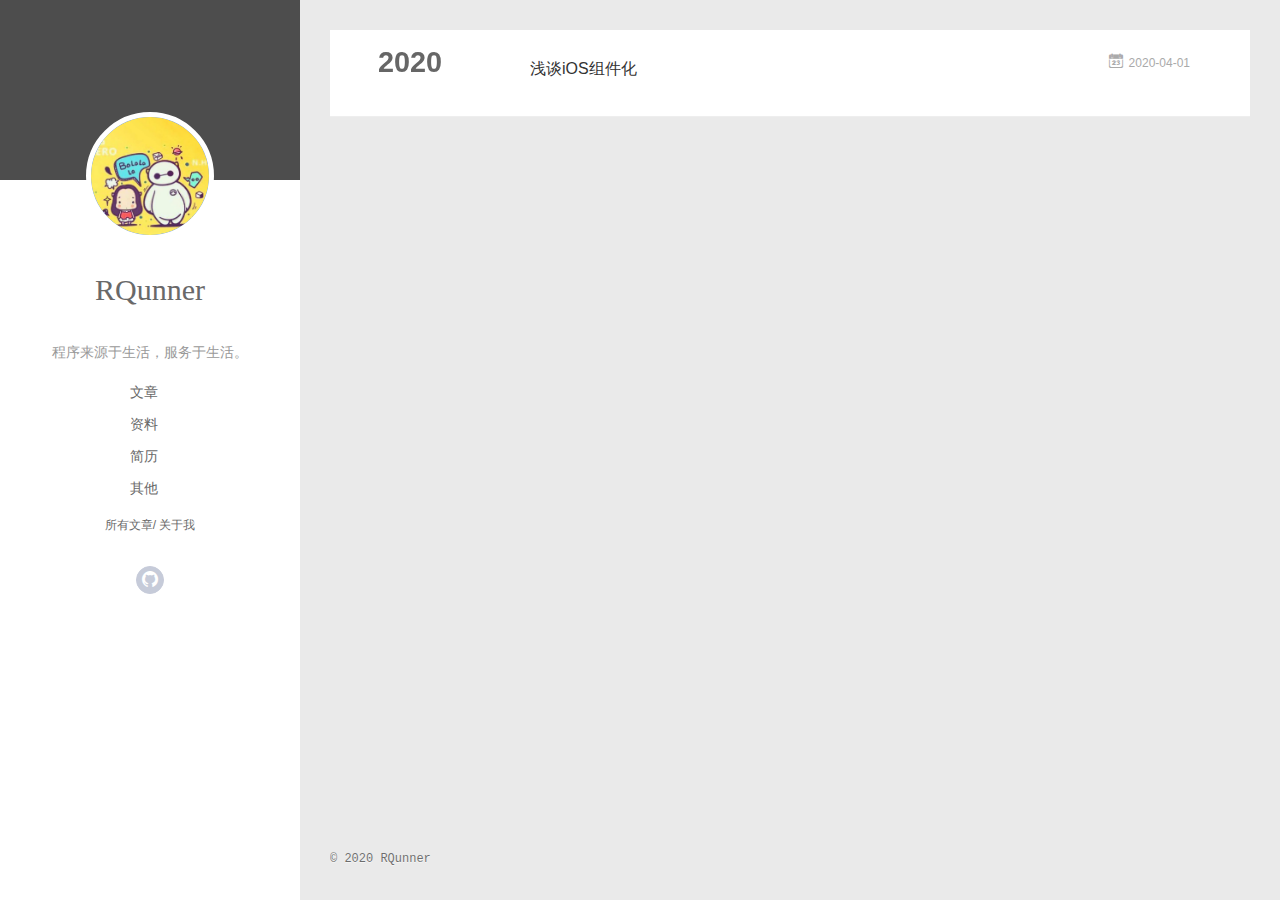
<file: archives/2020/04/index.html>
<!DOCTYPE html>
<html>
<head>
  <meta charset="utf-8">
  
  <meta name="renderer" content="webkit">
  <meta http-equiv="X-UA-Compatible" content="IE=edge" >
  <link rel="dns-prefetch" href="http://yoursite.com">
  <title>Archives: 2020/4 | 小强博客</title>
  <meta name="viewport" content="width=device-width, initial-scale=1, maximum-scale=1">
  <meta name="description" content="问心无愧，做自己该做的事情">
<meta property="og:type" content="website">
<meta property="og:title" content="小强博客">
<meta property="og:url" content="http://yoursite.com/archives/2020/04/index.html">
<meta property="og:site_name" content="小强博客">
<meta property="og:description" content="问心无愧，做自己该做的事情">
<meta property="article:author" content="RQunner">
<meta property="article:tag" content="Python">
<meta property="article:tag" content=" iOS">
<meta name="twitter:card" content="summary">
  
    <link rel="alternative" href="/atom.xml" title="小强博客" type="application/atom+xml">
  
  
    <link rel="icon" href="/assets/logo.jpeg">
  
  <link rel="stylesheet" type="text/css" href="/./main.0cf68a.css">
  <style type="text/css">
  
    #container.show {
      background: linear-gradient(200deg,#a0cfe4,#e8c37e);
    }
  </style>
  

  
<script>
var _hmt = _hmt || [];
(function() {
	var hm = document.createElement("script");
	hm.src = "https://hm.baidu.com/hm.js?a30844fa2bcbce0a9e001fe06cefeddf";
	var s = document.getElementsByTagName("script")[0]; 
	s.parentNode.insertBefore(hm, s);
})();
</script>


<meta name="generator" content="Hexo 4.2.0"></head>

<body>
  <div id="container" q-class="show:isCtnShow">
    <canvas id="anm-canvas" class="anm-canvas"></canvas>
    <div class="left-col" q-class="show:isShow">
      
<div class="overlay" style="background: #4d4d4d"></div>
<div class="intrude-less">
	<header id="header" class="inner">
		<a href="/" class="profilepic">
			<img src="/assets/logo.jpeg" class="js-avatar">
		</a>
		<hgroup>
		  <h1 class="header-author"><a href="/">RQunner</a></h1>
		</hgroup>
		
		<p class="header-subtitle">程序来源于生活，服务于生活。</p>
		

		<nav class="header-menu">
			<ul>
			
				<li><a href="/">文章</a></li>
	        
				<li><a href="/contentData">资料</a></li>
	        
				<li><a href="/resume">简历</a></li>
	        
				<li><a href="/other">其他</a></li>
	        
			</ul>
		</nav>
		<nav class="header-smart-menu">
    		
    			
    			<a q-on="click: openSlider(e, 'innerArchive')" href="javascript:void(0)">所有文章</a>
    			
            
    			
    			<a q-on="click: openSlider(e, 'aboutme')" href="javascript:void(0)">关于我</a>
    			
            
		</nav>
		<nav class="header-nav">
			<div class="social">
				
					<a class="github" target="_blank" href="https://github.com" title="github"><i class="icon-github"></i></a>
		        
			</div>
		</nav>
	</header>		
</div>

    </div>
    <div class="mid-col" q-class="show:isShow,hide:isShow|isFalse">
      
<nav id="mobile-nav">
  	<div class="overlay js-overlay" style="background: #4d4d4d"></div>
	<div class="btnctn js-mobile-btnctn">
  		<div class="slider-trigger list" q-on="click: openSlider(e)"><i class="icon icon-sort"></i></div>
	</div>
	<div class="intrude-less">
		<header id="header" class="inner">
			<div class="profilepic">
				<img src="/assets/logo.jpeg" class="js-avatar">
			</div>
			<hgroup>
			  <h1 class="header-author js-header-author">RQunner</h1>
			</hgroup>
			
			<p class="header-subtitle"><i class="icon icon-quo-left"></i>程序来源于生活，服务于生活。<i class="icon icon-quo-right"></i></p>
			
			
			
				
			
				
			
				
			
				
			
			
			
			<nav class="header-nav">
				<div class="social">
					
						<a class="github" target="_blank" href="https://github.com" title="github"><i class="icon-github"></i></a>
			        
				</div>
			</nav>

			<nav class="header-menu js-header-menu">
				<ul style="width: 70%">
				
				
					<li style="width: 25%"><a href="/">文章</a></li>
		        
					<li style="width: 25%"><a href="/contentData">资料</a></li>
		        
					<li style="width: 25%"><a href="/resume">简历</a></li>
		        
					<li style="width: 25%"><a href="/other">其他</a></li>
		        
				</ul>
			</nav>
		</header>				
	</div>
	<div class="mobile-mask" style="display:none" q-show="isShow"></div>
</nav>

      <div id="wrapper" class="body-wrap">
        <div class="menu-l">
          <div class="canvas-wrap">
            <canvas data-colors="#eaeaea" data-sectionHeight="100" data-contentId="js-content" id="myCanvas1" class="anm-canvas"></canvas>
          </div>
          <div id="js-content" class="content-ll">
            
  
  
    
    
      
      
      <section class="archives-wrap">
        <div class="archive-year-wrap">
          <a href="/archives/2020" class="archive-year">2020</a>
        </div>
        <div class="archives">
    
    <article class="archive-article archive-type-post">
  <div class="archive-article-inner">
    <header class="archive-article-header">
      	<div class="article-meta">
	      	<a href="/2020/04/01/%E6%B5%85%E8%B0%88iOS%E7%BB%84%E4%BB%B6%E5%8C%96/" class="archive-article-date">
  	<time datetime="2020-04-01T03:38:00.000Z" itemprop="datePublished"><i class="icon-calendar icon"></i>2020-04-01</time>
</a>
        </div>
    	 
  
    <h1 itemprop="name">
      <a class="archive-article-title" href="/2020/04/01/%E6%B5%85%E8%B0%88iOS%E7%BB%84%E4%BB%B6%E5%8C%96/">浅谈iOS组件化</a>
    </h1>
  

        <div class="article-info info-on-right">
          
          

        </div>
        <div class="clearfix"></div>
    </header>
  </div>
</article>
  
  
    </div></section>
  

    


          </div>
        </div>
      </div>
      <footer id="footer">
  <div class="outer">
    <div id="footer-info">
    	<div class="footer-left">
    		&copy; 2020 RQunner
    	</div>
      	<div class="footer-right">
      		<!-- <a href="http://hexo.io/" target="_blank">Hexo</a>  Theme <a href="https://github.com/litten/hexo-theme-yilia" target="_blank">Yilia</a> by Litten -->
      	</div>
    </div>
  </div>
</footer>
    </div>
    <script>
	var yiliaConfig = {
		mathjax: true,
		isHome: false,
		isPost: false,
		isArchive: true,
		isTag: false,
		isCategory: false,
		open_in_new: false,
		toc_hide_index: true,
		root: "/",
		innerArchive: true,
		showTags: false
	}
</script>

<script>!function(t){function n(e){if(r[e])return r[e].exports;var i=r[e]={exports:{},id:e,loaded:!1};return t[e].call(i.exports,i,i.exports,n),i.loaded=!0,i.exports}var r={};n.m=t,n.c=r,n.p="./",n(0)}([function(t,n,r){r(195),t.exports=r(191)},function(t,n,r){var e=r(3),i=r(52),o=r(27),u=r(28),c=r(53),f="prototype",a=function(t,n,r){var s,l,h,v,p=t&a.F,d=t&a.G,y=t&a.S,g=t&a.P,b=t&a.B,m=d?e:y?e[n]||(e[n]={}):(e[n]||{})[f],x=d?i:i[n]||(i[n]={}),w=x[f]||(x[f]={});d&&(r=n);for(s in r)l=!p&&m&&void 0!==m[s],h=(l?m:r)[s],v=b&&l?c(h,e):g&&"function"==typeof h?c(Function.call,h):h,m&&u(m,s,h,t&a.U),x[s]!=h&&o(x,s,v),g&&w[s]!=h&&(w[s]=h)};e.core=i,a.F=1,a.G=2,a.S=4,a.P=8,a.B=16,a.W=32,a.U=64,a.R=128,t.exports=a},function(t,n,r){var e=r(6);t.exports=function(t){if(!e(t))throw TypeError(t+" is not an object!");return t}},function(t,n){var r=t.exports="undefined"!=typeof window&&window.Math==Math?window:"undefined"!=typeof self&&self.Math==Math?self:Function("return this")();"number"==typeof __g&&(__g=r)},function(t,n){t.exports=function(t){try{return!!t()}catch(t){return!0}}},function(t,n){var r=t.exports="undefined"!=typeof window&&window.Math==Math?window:"undefined"!=typeof self&&self.Math==Math?self:Function("return this")();"number"==typeof __g&&(__g=r)},function(t,n){t.exports=function(t){return"object"==typeof t?null!==t:"function"==typeof t}},function(t,n,r){var e=r(126)("wks"),i=r(76),o=r(3).Symbol,u="function"==typeof o;(t.exports=function(t){return e[t]||(e[t]=u&&o[t]||(u?o:i)("Symbol."+t))}).store=e},function(t,n){var r={}.hasOwnProperty;t.exports=function(t,n){return r.call(t,n)}},function(t,n,r){var e=r(94),i=r(33);t.exports=function(t){return e(i(t))}},function(t,n,r){t.exports=!r(4)(function(){return 7!=Object.defineProperty({},"a",{get:function(){return 7}}).a})},function(t,n,r){var e=r(2),i=r(167),o=r(50),u=Object.defineProperty;n.f=r(10)?Object.defineProperty:function(t,n,r){if(e(t),n=o(n,!0),e(r),i)try{return u(t,n,r)}catch(t){}if("get"in r||"set"in r)throw TypeError("Accessors not supported!");return"value"in r&&(t[n]=r.value),t}},function(t,n,r){t.exports=!r(18)(function(){return 7!=Object.defineProperty({},"a",{get:function(){return 7}}).a})},function(t,n,r){var e=r(14),i=r(22);t.exports=r(12)?function(t,n,r){return e.f(t,n,i(1,r))}:function(t,n,r){return t[n]=r,t}},function(t,n,r){var e=r(20),i=r(58),o=r(42),u=Object.defineProperty;n.f=r(12)?Object.defineProperty:function(t,n,r){if(e(t),n=o(n,!0),e(r),i)try{return u(t,n,r)}catch(t){}if("get"in r||"set"in r)throw TypeError("Accessors not supported!");return"value"in r&&(t[n]=r.value),t}},function(t,n,r){var e=r(40)("wks"),i=r(23),o=r(5).Symbol,u="function"==typeof o;(t.exports=function(t){return e[t]||(e[t]=u&&o[t]||(u?o:i)("Symbol."+t))}).store=e},function(t,n,r){var e=r(67),i=Math.min;t.exports=function(t){return t>0?i(e(t),9007199254740991):0}},function(t,n,r){var e=r(46);t.exports=function(t){return Object(e(t))}},function(t,n){t.exports=function(t){try{return!!t()}catch(t){return!0}}},function(t,n,r){var e=r(63),i=r(34);t.exports=Object.keys||function(t){return e(t,i)}},function(t,n,r){var e=r(21);t.exports=function(t){if(!e(t))throw TypeError(t+" is not an object!");return t}},function(t,n){t.exports=function(t){return"object"==typeof t?null!==t:"function"==typeof t}},function(t,n){t.exports=function(t,n){return{enumerable:!(1&t),configurable:!(2&t),writable:!(4&t),value:n}}},function(t,n){var r=0,e=Math.random();t.exports=function(t){return"Symbol(".concat(void 0===t?"":t,")_",(++r+e).toString(36))}},function(t,n){var r={}.hasOwnProperty;t.exports=function(t,n){return r.call(t,n)}},function(t,n){var r=t.exports={version:"2.4.0"};"number"==typeof __e&&(__e=r)},function(t,n){t.exports=function(t){if("function"!=typeof t)throw TypeError(t+" is not a function!");return t}},function(t,n,r){var e=r(11),i=r(66);t.exports=r(10)?function(t,n,r){return e.f(t,n,i(1,r))}:function(t,n,r){return t[n]=r,t}},function(t,n,r){var e=r(3),i=r(27),o=r(24),u=r(76)("src"),c="toString",f=Function[c],a=(""+f).split(c);r(52).inspectSource=function(t){return f.call(t)},(t.exports=function(t,n,r,c){var f="function"==typeof r;f&&(o(r,"name")||i(r,"name",n)),t[n]!==r&&(f&&(o(r,u)||i(r,u,t[n]?""+t[n]:a.join(String(n)))),t===e?t[n]=r:c?t[n]?t[n]=r:i(t,n,r):(delete t[n],i(t,n,r)))})(Function.prototype,c,function(){return"function"==typeof this&&this[u]||f.call(this)})},function(t,n,r){var e=r(1),i=r(4),o=r(46),u=function(t,n,r,e){var i=String(o(t)),u="<"+n;return""!==r&&(u+=" "+r+'="'+String(e).replace(/"/g,"&quot;")+'"'),u+">"+i+"</"+n+">"};t.exports=function(t,n){var r={};r[t]=n(u),e(e.P+e.F*i(function(){var n=""[t]('"');return n!==n.toLowerCase()||n.split('"').length>3}),"String",r)}},function(t,n,r){var e=r(115),i=r(46);t.exports=function(t){return e(i(t))}},function(t,n,r){var e=r(116),i=r(66),o=r(30),u=r(50),c=r(24),f=r(167),a=Object.getOwnPropertyDescriptor;n.f=r(10)?a:function(t,n){if(t=o(t),n=u(n,!0),f)try{return a(t,n)}catch(t){}if(c(t,n))return i(!e.f.call(t,n),t[n])}},function(t,n,r){var e=r(24),i=r(17),o=r(145)("IE_PROTO"),u=Object.prototype;t.exports=Object.getPrototypeOf||function(t){return t=i(t),e(t,o)?t[o]:"function"==typeof t.constructor&&t instanceof t.constructor?t.constructor.prototype:t instanceof Object?u:null}},function(t,n){t.exports=function(t){if(void 0==t)throw TypeError("Can't call method on  "+t);return t}},function(t,n){t.exports="constructor,hasOwnProperty,isPrototypeOf,propertyIsEnumerable,toLocaleString,toString,valueOf".split(",")},function(t,n){t.exports={}},function(t,n){t.exports=!0},function(t,n){n.f={}.propertyIsEnumerable},function(t,n,r){var e=r(14).f,i=r(8),o=r(15)("toStringTag");t.exports=function(t,n,r){t&&!i(t=r?t:t.prototype,o)&&e(t,o,{configurable:!0,value:n})}},function(t,n,r){var e=r(40)("keys"),i=r(23);t.exports=function(t){return e[t]||(e[t]=i(t))}},function(t,n,r){var e=r(5),i="__core-js_shared__",o=e[i]||(e[i]={});t.exports=function(t){return o[t]||(o[t]={})}},function(t,n){var r=Math.ceil,e=Math.floor;t.exports=function(t){return isNaN(t=+t)?0:(t>0?e:r)(t)}},function(t,n,r){var e=r(21);t.exports=function(t,n){if(!e(t))return t;var r,i;if(n&&"function"==typeof(r=t.toString)&&!e(i=r.call(t)))return i;if("function"==typeof(r=t.valueOf)&&!e(i=r.call(t)))return i;if(!n&&"function"==typeof(r=t.toString)&&!e(i=r.call(t)))return i;throw TypeError("Can't convert object to primitive value")}},function(t,n,r){var e=r(5),i=r(25),o=r(36),u=r(44),c=r(14).f;t.exports=function(t){var n=i.Symbol||(i.Symbol=o?{}:e.Symbol||{});"_"==t.charAt(0)||t in n||c(n,t,{value:u.f(t)})}},function(t,n,r){n.f=r(15)},function(t,n){var r={}.toString;t.exports=function(t){return r.call(t).slice(8,-1)}},function(t,n){t.exports=function(t){if(void 0==t)throw TypeError("Can't call method on  "+t);return t}},function(t,n,r){var e=r(4);t.exports=function(t,n){return!!t&&e(function(){n?t.call(null,function(){},1):t.call(null)})}},function(t,n,r){var e=r(53),i=r(115),o=r(17),u=r(16),c=r(203);t.exports=function(t,n){var r=1==t,f=2==t,a=3==t,s=4==t,l=6==t,h=5==t||l,v=n||c;return function(n,c,p){for(var d,y,g=o(n),b=i(g),m=e(c,p,3),x=u(b.length),w=0,S=r?v(n,x):f?v(n,0):void 0;x>w;w++)if((h||w in b)&&(d=b[w],y=m(d,w,g),t))if(r)S[w]=y;else if(y)switch(t){case 3:return!0;case 5:return d;case 6:return w;case 2:S.push(d)}else if(s)return!1;return l?-1:a||s?s:S}}},function(t,n,r){var e=r(1),i=r(52),o=r(4);t.exports=function(t,n){var r=(i.Object||{})[t]||Object[t],u={};u[t]=n(r),e(e.S+e.F*o(function(){r(1)}),"Object",u)}},function(t,n,r){var e=r(6);t.exports=function(t,n){if(!e(t))return t;var r,i;if(n&&"function"==typeof(r=t.toString)&&!e(i=r.call(t)))return i;if("function"==typeof(r=t.valueOf)&&!e(i=r.call(t)))return i;if(!n&&"function"==typeof(r=t.toString)&&!e(i=r.call(t)))return i;throw TypeError("Can't convert object to primitive value")}},function(t,n,r){var e=r(5),i=r(25),o=r(91),u=r(13),c="prototype",f=function(t,n,r){var a,s,l,h=t&f.F,v=t&f.G,p=t&f.S,d=t&f.P,y=t&f.B,g=t&f.W,b=v?i:i[n]||(i[n]={}),m=b[c],x=v?e:p?e[n]:(e[n]||{})[c];v&&(r=n);for(a in r)(s=!h&&x&&void 0!==x[a])&&a in b||(l=s?x[a]:r[a],b[a]=v&&"function"!=typeof x[a]?r[a]:y&&s?o(l,e):g&&x[a]==l?function(t){var n=function(n,r,e){if(this instanceof t){switch(arguments.length){case 0:return new t;case 1:return new t(n);case 2:return new t(n,r)}return new t(n,r,e)}return t.apply(this,arguments)};return n[c]=t[c],n}(l):d&&"function"==typeof l?o(Function.call,l):l,d&&((b.virtual||(b.virtual={}))[a]=l,t&f.R&&m&&!m[a]&&u(m,a,l)))};f.F=1,f.G=2,f.S=4,f.P=8,f.B=16,f.W=32,f.U=64,f.R=128,t.exports=f},function(t,n){var r=t.exports={version:"2.4.0"};"number"==typeof __e&&(__e=r)},function(t,n,r){var e=r(26);t.exports=function(t,n,r){if(e(t),void 0===n)return t;switch(r){case 1:return function(r){return t.call(n,r)};case 2:return function(r,e){return t.call(n,r,e)};case 3:return function(r,e,i){return t.call(n,r,e,i)}}return function(){return t.apply(n,arguments)}}},function(t,n,r){var e=r(183),i=r(1),o=r(126)("metadata"),u=o.store||(o.store=new(r(186))),c=function(t,n,r){var i=u.get(t);if(!i){if(!r)return;u.set(t,i=new e)}var o=i.get(n);if(!o){if(!r)return;i.set(n,o=new e)}return o},f=function(t,n,r){var e=c(n,r,!1);return void 0!==e&&e.has(t)},a=function(t,n,r){var e=c(n,r,!1);return void 0===e?void 0:e.get(t)},s=function(t,n,r,e){c(r,e,!0).set(t,n)},l=function(t,n){var r=c(t,n,!1),e=[];return r&&r.forEach(function(t,n){e.push(n)}),e},h=function(t){return void 0===t||"symbol"==typeof t?t:String(t)},v=function(t){i(i.S,"Reflect",t)};t.exports={store:u,map:c,has:f,get:a,set:s,keys:l,key:h,exp:v}},function(t,n,r){"use strict";if(r(10)){var e=r(69),i=r(3),o=r(4),u=r(1),c=r(127),f=r(152),a=r(53),s=r(68),l=r(66),h=r(27),v=r(73),p=r(67),d=r(16),y=r(75),g=r(50),b=r(24),m=r(180),x=r(114),w=r(6),S=r(17),_=r(137),O=r(70),E=r(32),P=r(71).f,j=r(154),F=r(76),M=r(7),A=r(48),N=r(117),T=r(146),I=r(155),k=r(80),L=r(123),R=r(74),C=r(130),D=r(160),U=r(11),W=r(31),G=U.f,B=W.f,V=i.RangeError,z=i.TypeError,q=i.Uint8Array,K="ArrayBuffer",J="Shared"+K,Y="BYTES_PER_ELEMENT",H="prototype",$=Array[H],X=f.ArrayBuffer,Q=f.DataView,Z=A(0),tt=A(2),nt=A(3),rt=A(4),et=A(5),it=A(6),ot=N(!0),ut=N(!1),ct=I.values,ft=I.keys,at=I.entries,st=$.lastIndexOf,lt=$.reduce,ht=$.reduceRight,vt=$.join,pt=$.sort,dt=$.slice,yt=$.toString,gt=$.toLocaleString,bt=M("iterator"),mt=M("toStringTag"),xt=F("typed_constructor"),wt=F("def_constructor"),St=c.CONSTR,_t=c.TYPED,Ot=c.VIEW,Et="Wrong length!",Pt=A(1,function(t,n){return Tt(T(t,t[wt]),n)}),jt=o(function(){return 1===new q(new Uint16Array([1]).buffer)[0]}),Ft=!!q&&!!q[H].set&&o(function(){new q(1).set({})}),Mt=function(t,n){if(void 0===t)throw z(Et);var r=+t,e=d(t);if(n&&!m(r,e))throw V(Et);return e},At=function(t,n){var r=p(t);if(r<0||r%n)throw V("Wrong offset!");return r},Nt=function(t){if(w(t)&&_t in t)return t;throw z(t+" is not a typed array!")},Tt=function(t,n){if(!(w(t)&&xt in t))throw z("It is not a typed array constructor!");return new t(n)},It=function(t,n){return kt(T(t,t[wt]),n)},kt=function(t,n){for(var r=0,e=n.length,i=Tt(t,e);e>r;)i[r]=n[r++];return i},Lt=function(t,n,r){G(t,n,{get:function(){return this._d[r]}})},Rt=function(t){var n,r,e,i,o,u,c=S(t),f=arguments.length,s=f>1?arguments[1]:void 0,l=void 0!==s,h=j(c);if(void 0!=h&&!_(h)){for(u=h.call(c),e=[],n=0;!(o=u.next()).done;n++)e.push(o.value);c=e}for(l&&f>2&&(s=a(s,arguments[2],2)),n=0,r=d(c.length),i=Tt(this,r);r>n;n++)i[n]=l?s(c[n],n):c[n];return i},Ct=function(){for(var t=0,n=arguments.length,r=Tt(this,n);n>t;)r[t]=arguments[t++];return r},Dt=!!q&&o(function(){gt.call(new q(1))}),Ut=function(){return gt.apply(Dt?dt.call(Nt(this)):Nt(this),arguments)},Wt={copyWithin:function(t,n){return D.call(Nt(this),t,n,arguments.length>2?arguments[2]:void 0)},every:function(t){return rt(Nt(this),t,arguments.length>1?arguments[1]:void 0)},fill:function(t){return C.apply(Nt(this),arguments)},filter:function(t){return It(this,tt(Nt(this),t,arguments.length>1?arguments[1]:void 0))},find:function(t){return et(Nt(this),t,arguments.length>1?arguments[1]:void 0)},findIndex:function(t){return it(Nt(this),t,arguments.length>1?arguments[1]:void 0)},forEach:function(t){Z(Nt(this),t,arguments.length>1?arguments[1]:void 0)},indexOf:function(t){return ut(Nt(this),t,arguments.length>1?arguments[1]:void 0)},includes:function(t){return ot(Nt(this),t,arguments.length>1?arguments[1]:void 0)},join:function(t){return vt.apply(Nt(this),arguments)},lastIndexOf:function(t){return st.apply(Nt(this),arguments)},map:function(t){return Pt(Nt(this),t,arguments.length>1?arguments[1]:void 0)},reduce:function(t){return lt.apply(Nt(this),arguments)},reduceRight:function(t){return ht.apply(Nt(this),arguments)},reverse:function(){for(var t,n=this,r=Nt(n).length,e=Math.floor(r/2),i=0;i<e;)t=n[i],n[i++]=n[--r],n[r]=t;return n},some:function(t){return nt(Nt(this),t,arguments.length>1?arguments[1]:void 0)},sort:function(t){return pt.call(Nt(this),t)},subarray:function(t,n){var r=Nt(this),e=r.length,i=y(t,e);return new(T(r,r[wt]))(r.buffer,r.byteOffset+i*r.BYTES_PER_ELEMENT,d((void 0===n?e:y(n,e))-i))}},Gt=function(t,n){return It(this,dt.call(Nt(this),t,n))},Bt=function(t){Nt(this);var n=At(arguments[1],1),r=this.length,e=S(t),i=d(e.length),o=0;if(i+n>r)throw V(Et);for(;o<i;)this[n+o]=e[o++]},Vt={entries:function(){return at.call(Nt(this))},keys:function(){return ft.call(Nt(this))},values:function(){return ct.call(Nt(this))}},zt=function(t,n){return w(t)&&t[_t]&&"symbol"!=typeof n&&n in t&&String(+n)==String(n)},qt=function(t,n){return zt(t,n=g(n,!0))?l(2,t[n]):B(t,n)},Kt=function(t,n,r){return!(zt(t,n=g(n,!0))&&w(r)&&b(r,"value"))||b(r,"get")||b(r,"set")||r.configurable||b(r,"writable")&&!r.writable||b(r,"enumerable")&&!r.enumerable?G(t,n,r):(t[n]=r.value,t)};St||(W.f=qt,U.f=Kt),u(u.S+u.F*!St,"Object",{getOwnPropertyDescriptor:qt,defineProperty:Kt}),o(function(){yt.call({})})&&(yt=gt=function(){return vt.call(this)});var Jt=v({},Wt);v(Jt,Vt),h(Jt,bt,Vt.values),v(Jt,{slice:Gt,set:Bt,constructor:function(){},toString:yt,toLocaleString:Ut}),Lt(Jt,"buffer","b"),Lt(Jt,"byteOffset","o"),Lt(Jt,"byteLength","l"),Lt(Jt,"length","e"),G(Jt,mt,{get:function(){return this[_t]}}),t.exports=function(t,n,r,f){f=!!f;var a=t+(f?"Clamped":"")+"Array",l="Uint8Array"!=a,v="get"+t,p="set"+t,y=i[a],g=y||{},b=y&&E(y),m=!y||!c.ABV,S={},_=y&&y[H],j=function(t,r){var e=t._d;return e.v[v](r*n+e.o,jt)},F=function(t,r,e){var i=t._d;f&&(e=(e=Math.round(e))<0?0:e>255?255:255&e),i.v[p](r*n+i.o,e,jt)},M=function(t,n){G(t,n,{get:function(){return j(this,n)},set:function(t){return F(this,n,t)},enumerable:!0})};m?(y=r(function(t,r,e,i){s(t,y,a,"_d");var o,u,c,f,l=0,v=0;if(w(r)){if(!(r instanceof X||(f=x(r))==K||f==J))return _t in r?kt(y,r):Rt.call(y,r);o=r,v=At(e,n);var p=r.byteLength;if(void 0===i){if(p%n)throw V(Et);if((u=p-v)<0)throw V(Et)}else if((u=d(i)*n)+v>p)throw V(Et);c=u/n}else c=Mt(r,!0),u=c*n,o=new X(u);for(h(t,"_d",{b:o,o:v,l:u,e:c,v:new Q(o)});l<c;)M(t,l++)}),_=y[H]=O(Jt),h(_,"constructor",y)):L(function(t){new y(null),new y(t)},!0)||(y=r(function(t,r,e,i){s(t,y,a);var o;return w(r)?r instanceof X||(o=x(r))==K||o==J?void 0!==i?new g(r,At(e,n),i):void 0!==e?new g(r,At(e,n)):new g(r):_t in r?kt(y,r):Rt.call(y,r):new g(Mt(r,l))}),Z(b!==Function.prototype?P(g).concat(P(b)):P(g),function(t){t in y||h(y,t,g[t])}),y[H]=_,e||(_.constructor=y));var A=_[bt],N=!!A&&("values"==A.name||void 0==A.name),T=Vt.values;h(y,xt,!0),h(_,_t,a),h(_,Ot,!0),h(_,wt,y),(f?new y(1)[mt]==a:mt in _)||G(_,mt,{get:function(){return a}}),S[a]=y,u(u.G+u.W+u.F*(y!=g),S),u(u.S,a,{BYTES_PER_ELEMENT:n,from:Rt,of:Ct}),Y in _||h(_,Y,n),u(u.P,a,Wt),R(a),u(u.P+u.F*Ft,a,{set:Bt}),u(u.P+u.F*!N,a,Vt),u(u.P+u.F*(_.toString!=yt),a,{toString:yt}),u(u.P+u.F*o(function(){new y(1).slice()}),a,{slice:Gt}),u(u.P+u.F*(o(function(){return[1,2].toLocaleString()!=new y([1,2]).toLocaleString()})||!o(function(){_.toLocaleString.call([1,2])})),a,{toLocaleString:Ut}),k[a]=N?A:T,e||N||h(_,bt,T)}}else t.exports=function(){}},function(t,n){var r={}.toString;t.exports=function(t){return r.call(t).slice(8,-1)}},function(t,n,r){var e=r(21),i=r(5).document,o=e(i)&&e(i.createElement);t.exports=function(t){return o?i.createElement(t):{}}},function(t,n,r){t.exports=!r(12)&&!r(18)(function(){return 7!=Object.defineProperty(r(57)("div"),"a",{get:function(){return 7}}).a})},function(t,n,r){"use strict";var e=r(36),i=r(51),o=r(64),u=r(13),c=r(8),f=r(35),a=r(96),s=r(38),l=r(103),h=r(15)("iterator"),v=!([].keys&&"next"in[].keys()),p="keys",d="values",y=function(){return this};t.exports=function(t,n,r,g,b,m,x){a(r,n,g);var w,S,_,O=function(t){if(!v&&t in F)return F[t];switch(t){case p:case d:return function(){return new r(this,t)}}return function(){return new r(this,t)}},E=n+" Iterator",P=b==d,j=!1,F=t.prototype,M=F[h]||F["@@iterator"]||b&&F[b],A=M||O(b),N=b?P?O("entries"):A:void 0,T="Array"==n?F.entries||M:M;if(T&&(_=l(T.call(new t)))!==Object.prototype&&(s(_,E,!0),e||c(_,h)||u(_,h,y)),P&&M&&M.name!==d&&(j=!0,A=function(){return M.call(this)}),e&&!x||!v&&!j&&F[h]||u(F,h,A),f[n]=A,f[E]=y,b)if(w={values:P?A:O(d),keys:m?A:O(p),entries:N},x)for(S in w)S in F||o(F,S,w[S]);else i(i.P+i.F*(v||j),n,w);return w}},function(t,n,r){var e=r(20),i=r(100),o=r(34),u=r(39)("IE_PROTO"),c=function(){},f="prototype",a=function(){var t,n=r(57)("iframe"),e=o.length;for(n.style.display="none",r(93).appendChild(n),n.src="javascript:",t=n.contentWindow.document,t.open(),t.write("<script>document.F=Object<\/script>"),t.close(),a=t.F;e--;)delete a[f][o[e]];return a()};t.exports=Object.create||function(t,n){var r;return null!==t?(c[f]=e(t),r=new c,c[f]=null,r[u]=t):r=a(),void 0===n?r:i(r,n)}},function(t,n,r){var e=r(63),i=r(34).concat("length","prototype");n.f=Object.getOwnPropertyNames||function(t){return e(t,i)}},function(t,n){n.f=Object.getOwnPropertySymbols},function(t,n,r){var e=r(8),i=r(9),o=r(90)(!1),u=r(39)("IE_PROTO");t.exports=function(t,n){var r,c=i(t),f=0,a=[];for(r in c)r!=u&&e(c,r)&&a.push(r);for(;n.length>f;)e(c,r=n[f++])&&(~o(a,r)||a.push(r));return a}},function(t,n,r){t.exports=r(13)},function(t,n,r){var e=r(76)("meta"),i=r(6),o=r(24),u=r(11).f,c=0,f=Object.isExtensible||function(){return!0},a=!r(4)(function(){return f(Object.preventExtensions({}))}),s=function(t){u(t,e,{value:{i:"O"+ ++c,w:{}}})},l=function(t,n){if(!i(t))return"symbol"==typeof t?t:("string"==typeof t?"S":"P")+t;if(!o(t,e)){if(!f(t))return"F";if(!n)return"E";s(t)}return t[e].i},h=function(t,n){if(!o(t,e)){if(!f(t))return!0;if(!n)return!1;s(t)}return t[e].w},v=function(t){return a&&p.NEED&&f(t)&&!o(t,e)&&s(t),t},p=t.exports={KEY:e,NEED:!1,fastKey:l,getWeak:h,onFreeze:v}},function(t,n){t.exports=function(t,n){return{enumerable:!(1&t),configurable:!(2&t),writable:!(4&t),value:n}}},function(t,n){var r=Math.ceil,e=Math.floor;t.exports=function(t){return isNaN(t=+t)?0:(t>0?e:r)(t)}},function(t,n){t.exports=function(t,n,r,e){if(!(t instanceof n)||void 0!==e&&e in t)throw TypeError(r+": incorrect invocation!");return t}},function(t,n){t.exports=!1},function(t,n,r){var e=r(2),i=r(173),o=r(133),u=r(145)("IE_PROTO"),c=function(){},f="prototype",a=function(){var t,n=r(132)("iframe"),e=o.length;for(n.style.display="none",r(135).appendChild(n),n.src="javascript:",t=n.contentWindow.document,t.open(),t.write("<script>document.F=Object<\/script>"),t.close(),a=t.F;e--;)delete a[f][o[e]];return a()};t.exports=Object.create||function(t,n){var r;return null!==t?(c[f]=e(t),r=new c,c[f]=null,r[u]=t):r=a(),void 0===n?r:i(r,n)}},function(t,n,r){var e=r(175),i=r(133).concat("length","prototype");n.f=Object.getOwnPropertyNames||function(t){return e(t,i)}},function(t,n,r){var e=r(175),i=r(133);t.exports=Object.keys||function(t){return e(t,i)}},function(t,n,r){var e=r(28);t.exports=function(t,n,r){for(var i in n)e(t,i,n[i],r);return t}},function(t,n,r){"use strict";var e=r(3),i=r(11),o=r(10),u=r(7)("species");t.exports=function(t){var n=e[t];o&&n&&!n[u]&&i.f(n,u,{configurable:!0,get:function(){return this}})}},function(t,n,r){var e=r(67),i=Math.max,o=Math.min;t.exports=function(t,n){return t=e(t),t<0?i(t+n,0):o(t,n)}},function(t,n){var r=0,e=Math.random();t.exports=function(t){return"Symbol(".concat(void 0===t?"":t,")_",(++r+e).toString(36))}},function(t,n,r){var e=r(33);t.exports=function(t){return Object(e(t))}},function(t,n,r){var e=r(7)("unscopables"),i=Array.prototype;void 0==i[e]&&r(27)(i,e,{}),t.exports=function(t){i[e][t]=!0}},function(t,n,r){var e=r(53),i=r(169),o=r(137),u=r(2),c=r(16),f=r(154),a={},s={},n=t.exports=function(t,n,r,l,h){var v,p,d,y,g=h?function(){return t}:f(t),b=e(r,l,n?2:1),m=0;if("function"!=typeof g)throw TypeError(t+" is not iterable!");if(o(g)){for(v=c(t.length);v>m;m++)if((y=n?b(u(p=t[m])[0],p[1]):b(t[m]))===a||y===s)return y}else for(d=g.call(t);!(p=d.next()).done;)if((y=i(d,b,p.value,n))===a||y===s)return y};n.BREAK=a,n.RETURN=s},function(t,n){t.exports={}},function(t,n,r){var e=r(11).f,i=r(24),o=r(7)("toStringTag");t.exports=function(t,n,r){t&&!i(t=r?t:t.prototype,o)&&e(t,o,{configurable:!0,value:n})}},function(t,n,r){var e=r(1),i=r(46),o=r(4),u=r(150),c="["+u+"]",f="​",a=RegExp("^"+c+c+"*"),s=RegExp(c+c+"*$"),l=function(t,n,r){var i={},c=o(function(){return!!u[t]()||f[t]()!=f}),a=i[t]=c?n(h):u[t];r&&(i[r]=a),e(e.P+e.F*c,"String",i)},h=l.trim=function(t,n){return t=String(i(t)),1&n&&(t=t.replace(a,"")),2&n&&(t=t.replace(s,"")),t};t.exports=l},function(t,n,r){t.exports={default:r(86),__esModule:!0}},function(t,n,r){t.exports={default:r(87),__esModule:!0}},function(t,n,r){"use strict";function e(t){return t&&t.__esModule?t:{default:t}}n.__esModule=!0;var i=r(84),o=e(i),u=r(83),c=e(u),f="function"==typeof c.default&&"symbol"==typeof o.default?function(t){return typeof t}:function(t){return t&&"function"==typeof c.default&&t.constructor===c.default&&t!==c.default.prototype?"symbol":typeof t};n.default="function"==typeof c.default&&"symbol"===f(o.default)?function(t){return void 0===t?"undefined":f(t)}:function(t){return t&&"function"==typeof c.default&&t.constructor===c.default&&t!==c.default.prototype?"symbol":void 0===t?"undefined":f(t)}},function(t,n,r){r(110),r(108),r(111),r(112),t.exports=r(25).Symbol},function(t,n,r){r(109),r(113),t.exports=r(44).f("iterator")},function(t,n){t.exports=function(t){if("function"!=typeof t)throw TypeError(t+" is not a function!");return t}},function(t,n){t.exports=function(){}},function(t,n,r){var e=r(9),i=r(106),o=r(105);t.exports=function(t){return function(n,r,u){var c,f=e(n),a=i(f.length),s=o(u,a);if(t&&r!=r){for(;a>s;)if((c=f[s++])!=c)return!0}else for(;a>s;s++)if((t||s in f)&&f[s]===r)return t||s||0;return!t&&-1}}},function(t,n,r){var e=r(88);t.exports=function(t,n,r){if(e(t),void 0===n)return t;switch(r){case 1:return function(r){return t.call(n,r)};case 2:return function(r,e){return t.call(n,r,e)};case 3:return function(r,e,i){return t.call(n,r,e,i)}}return function(){return t.apply(n,arguments)}}},function(t,n,r){var e=r(19),i=r(62),o=r(37);t.exports=function(t){var n=e(t),r=i.f;if(r)for(var u,c=r(t),f=o.f,a=0;c.length>a;)f.call(t,u=c[a++])&&n.push(u);return n}},function(t,n,r){t.exports=r(5).document&&document.documentElement},function(t,n,r){var e=r(56);t.exports=Object("z").propertyIsEnumerable(0)?Object:function(t){return"String"==e(t)?t.split(""):Object(t)}},function(t,n,r){var e=r(56);t.exports=Array.isArray||function(t){return"Array"==e(t)}},function(t,n,r){"use strict";var e=r(60),i=r(22),o=r(38),u={};r(13)(u,r(15)("iterator"),function(){return this}),t.exports=function(t,n,r){t.prototype=e(u,{next:i(1,r)}),o(t,n+" Iterator")}},function(t,n){t.exports=function(t,n){return{value:n,done:!!t}}},function(t,n,r){var e=r(19),i=r(9);t.exports=function(t,n){for(var r,o=i(t),u=e(o),c=u.length,f=0;c>f;)if(o[r=u[f++]]===n)return r}},function(t,n,r){var e=r(23)("meta"),i=r(21),o=r(8),u=r(14).f,c=0,f=Object.isExtensible||function(){return!0},a=!r(18)(function(){return f(Object.preventExtensions({}))}),s=function(t){u(t,e,{value:{i:"O"+ ++c,w:{}}})},l=function(t,n){if(!i(t))return"symbol"==typeof t?t:("string"==typeof t?"S":"P")+t;if(!o(t,e)){if(!f(t))return"F";if(!n)return"E";s(t)}return t[e].i},h=function(t,n){if(!o(t,e)){if(!f(t))return!0;if(!n)return!1;s(t)}return t[e].w},v=function(t){return a&&p.NEED&&f(t)&&!o(t,e)&&s(t),t},p=t.exports={KEY:e,NEED:!1,fastKey:l,getWeak:h,onFreeze:v}},function(t,n,r){var e=r(14),i=r(20),o=r(19);t.exports=r(12)?Object.defineProperties:function(t,n){i(t);for(var r,u=o(n),c=u.length,f=0;c>f;)e.f(t,r=u[f++],n[r]);return t}},function(t,n,r){var e=r(37),i=r(22),o=r(9),u=r(42),c=r(8),f=r(58),a=Object.getOwnPropertyDescriptor;n.f=r(12)?a:function(t,n){if(t=o(t),n=u(n,!0),f)try{return a(t,n)}catch(t){}if(c(t,n))return i(!e.f.call(t,n),t[n])}},function(t,n,r){var e=r(9),i=r(61).f,o={}.toString,u="object"==typeof window&&window&&Object.getOwnPropertyNames?Object.getOwnPropertyNames(window):[],c=function(t){try{return i(t)}catch(t){return u.slice()}};t.exports.f=function(t){return u&&"[object Window]"==o.call(t)?c(t):i(e(t))}},function(t,n,r){var e=r(8),i=r(77),o=r(39)("IE_PROTO"),u=Object.prototype;t.exports=Object.getPrototypeOf||function(t){return t=i(t),e(t,o)?t[o]:"function"==typeof t.constructor&&t instanceof t.constructor?t.constructor.prototype:t instanceof Object?u:null}},function(t,n,r){var e=r(41),i=r(33);t.exports=function(t){return function(n,r){var o,u,c=String(i(n)),f=e(r),a=c.length;return f<0||f>=a?t?"":void 0:(o=c.charCodeAt(f),o<55296||o>56319||f+1===a||(u=c.charCodeAt(f+1))<56320||u>57343?t?c.charAt(f):o:t?c.slice(f,f+2):u-56320+(o-55296<<10)+65536)}}},function(t,n,r){var e=r(41),i=Math.max,o=Math.min;t.exports=function(t,n){return t=e(t),t<0?i(t+n,0):o(t,n)}},function(t,n,r){var e=r(41),i=Math.min;t.exports=function(t){return t>0?i(e(t),9007199254740991):0}},function(t,n,r){"use strict";var e=r(89),i=r(97),o=r(35),u=r(9);t.exports=r(59)(Array,"Array",function(t,n){this._t=u(t),this._i=0,this._k=n},function(){var t=this._t,n=this._k,r=this._i++;return!t||r>=t.length?(this._t=void 0,i(1)):"keys"==n?i(0,r):"values"==n?i(0,t[r]):i(0,[r,t[r]])},"values"),o.Arguments=o.Array,e("keys"),e("values"),e("entries")},function(t,n){},function(t,n,r){"use strict";var e=r(104)(!0);r(59)(String,"String",function(t){this._t=String(t),this._i=0},function(){var t,n=this._t,r=this._i;return r>=n.length?{value:void 0,done:!0}:(t=e(n,r),this._i+=t.length,{value:t,done:!1})})},function(t,n,r){"use strict";var e=r(5),i=r(8),o=r(12),u=r(51),c=r(64),f=r(99).KEY,a=r(18),s=r(40),l=r(38),h=r(23),v=r(15),p=r(44),d=r(43),y=r(98),g=r(92),b=r(95),m=r(20),x=r(9),w=r(42),S=r(22),_=r(60),O=r(102),E=r(101),P=r(14),j=r(19),F=E.f,M=P.f,A=O.f,N=e.Symbol,T=e.JSON,I=T&&T.stringify,k="prototype",L=v("_hidden"),R=v("toPrimitive"),C={}.propertyIsEnumerable,D=s("symbol-registry"),U=s("symbols"),W=s("op-symbols"),G=Object[k],B="function"==typeof N,V=e.QObject,z=!V||!V[k]||!V[k].findChild,q=o&&a(function(){return 7!=_(M({},"a",{get:function(){return M(this,"a",{value:7}).a}})).a})?function(t,n,r){var e=F(G,n);e&&delete G[n],M(t,n,r),e&&t!==G&&M(G,n,e)}:M,K=function(t){var n=U[t]=_(N[k]);return n._k=t,n},J=B&&"symbol"==typeof N.iterator?function(t){return"symbol"==typeof t}:function(t){return t instanceof N},Y=function(t,n,r){return t===G&&Y(W,n,r),m(t),n=w(n,!0),m(r),i(U,n)?(r.enumerable?(i(t,L)&&t[L][n]&&(t[L][n]=!1),r=_(r,{enumerable:S(0,!1)})):(i(t,L)||M(t,L,S(1,{})),t[L][n]=!0),q(t,n,r)):M(t,n,r)},H=function(t,n){m(t);for(var r,e=g(n=x(n)),i=0,o=e.length;o>i;)Y(t,r=e[i++],n[r]);return t},$=function(t,n){return void 0===n?_(t):H(_(t),n)},X=function(t){var n=C.call(this,t=w(t,!0));return!(this===G&&i(U,t)&&!i(W,t))&&(!(n||!i(this,t)||!i(U,t)||i(this,L)&&this[L][t])||n)},Q=function(t,n){if(t=x(t),n=w(n,!0),t!==G||!i(U,n)||i(W,n)){var r=F(t,n);return!r||!i(U,n)||i(t,L)&&t[L][n]||(r.enumerable=!0),r}},Z=function(t){for(var n,r=A(x(t)),e=[],o=0;r.length>o;)i(U,n=r[o++])||n==L||n==f||e.push(n);return e},tt=function(t){for(var n,r=t===G,e=A(r?W:x(t)),o=[],u=0;e.length>u;)!i(U,n=e[u++])||r&&!i(G,n)||o.push(U[n]);return o};B||(N=function(){if(this instanceof N)throw TypeError("Symbol is not a constructor!");var t=h(arguments.length>0?arguments[0]:void 0),n=function(r){this===G&&n.call(W,r),i(this,L)&&i(this[L],t)&&(this[L][t]=!1),q(this,t,S(1,r))};return o&&z&&q(G,t,{configurable:!0,set:n}),K(t)},c(N[k],"toString",function(){return this._k}),E.f=Q,P.f=Y,r(61).f=O.f=Z,r(37).f=X,r(62).f=tt,o&&!r(36)&&c(G,"propertyIsEnumerable",X,!0),p.f=function(t){return K(v(t))}),u(u.G+u.W+u.F*!B,{Symbol:N});for(var nt="hasInstance,isConcatSpreadable,iterator,match,replace,search,species,split,toPrimitive,toStringTag,unscopables".split(","),rt=0;nt.length>rt;)v(nt[rt++]);for(var nt=j(v.store),rt=0;nt.length>rt;)d(nt[rt++]);u(u.S+u.F*!B,"Symbol",{for:function(t){return i(D,t+="")?D[t]:D[t]=N(t)},keyFor:function(t){if(J(t))return y(D,t);throw TypeError(t+" is not a symbol!")},useSetter:function(){z=!0},useSimple:function(){z=!1}}),u(u.S+u.F*!B,"Object",{create:$,defineProperty:Y,defineProperties:H,getOwnPropertyDescriptor:Q,getOwnPropertyNames:Z,getOwnPropertySymbols:tt}),T&&u(u.S+u.F*(!B||a(function(){var t=N();return"[null]"!=I([t])||"{}"!=I({a:t})||"{}"!=I(Object(t))})),"JSON",{stringify:function(t){if(void 0!==t&&!J(t)){for(var n,r,e=[t],i=1;arguments.length>i;)e.push(arguments[i++]);return n=e[1],"function"==typeof n&&(r=n),!r&&b(n)||(n=function(t,n){if(r&&(n=r.call(this,t,n)),!J(n))return n}),e[1]=n,I.apply(T,e)}}}),N[k][R]||r(13)(N[k],R,N[k].valueOf),l(N,"Symbol"),l(Math,"Math",!0),l(e.JSON,"JSON",!0)},function(t,n,r){r(43)("asyncIterator")},function(t,n,r){r(43)("observable")},function(t,n,r){r(107);for(var e=r(5),i=r(13),o=r(35),u=r(15)("toStringTag"),c=["NodeList","DOMTokenList","MediaList","StyleSheetList","CSSRuleList"],f=0;f<5;f++){var a=c[f],s=e[a],l=s&&s.prototype;l&&!l[u]&&i(l,u,a),o[a]=o.Array}},function(t,n,r){var e=r(45),i=r(7)("toStringTag"),o="Arguments"==e(function(){return arguments}()),u=function(t,n){try{return t[n]}catch(t){}};t.exports=function(t){var n,r,c;return void 0===t?"Undefined":null===t?"Null":"string"==typeof(r=u(n=Object(t),i))?r:o?e(n):"Object"==(c=e(n))&&"function"==typeof n.callee?"Arguments":c}},function(t,n,r){var e=r(45);t.exports=Object("z").propertyIsEnumerable(0)?Object:function(t){return"String"==e(t)?t.split(""):Object(t)}},function(t,n){n.f={}.propertyIsEnumerable},function(t,n,r){var e=r(30),i=r(16),o=r(75);t.exports=function(t){return function(n,r,u){var c,f=e(n),a=i(f.length),s=o(u,a);if(t&&r!=r){for(;a>s;)if((c=f[s++])!=c)return!0}else for(;a>s;s++)if((t||s in f)&&f[s]===r)return t||s||0;return!t&&-1}}},function(t,n,r){"use strict";var e=r(3),i=r(1),o=r(28),u=r(73),c=r(65),f=r(79),a=r(68),s=r(6),l=r(4),h=r(123),v=r(81),p=r(136);t.exports=function(t,n,r,d,y,g){var b=e[t],m=b,x=y?"set":"add",w=m&&m.prototype,S={},_=function(t){var n=w[t];o(w,t,"delete"==t?function(t){return!(g&&!s(t))&&n.call(this,0===t?0:t)}:"has"==t?function(t){return!(g&&!s(t))&&n.call(this,0===t?0:t)}:"get"==t?function(t){return g&&!s(t)?void 0:n.call(this,0===t?0:t)}:"add"==t?function(t){return n.call(this,0===t?0:t),this}:function(t,r){return n.call(this,0===t?0:t,r),this})};if("function"==typeof m&&(g||w.forEach&&!l(function(){(new m).entries().next()}))){var O=new m,E=O[x](g?{}:-0,1)!=O,P=l(function(){O.has(1)}),j=h(function(t){new m(t)}),F=!g&&l(function(){for(var t=new m,n=5;n--;)t[x](n,n);return!t.has(-0)});j||(m=n(function(n,r){a(n,m,t);var e=p(new b,n,m);return void 0!=r&&f(r,y,e[x],e),e}),m.prototype=w,w.constructor=m),(P||F)&&(_("delete"),_("has"),y&&_("get")),(F||E)&&_(x),g&&w.clear&&delete w.clear}else m=d.getConstructor(n,t,y,x),u(m.prototype,r),c.NEED=!0;return v(m,t),S[t]=m,i(i.G+i.W+i.F*(m!=b),S),g||d.setStrong(m,t,y),m}},function(t,n,r){"use strict";var e=r(27),i=r(28),o=r(4),u=r(46),c=r(7);t.exports=function(t,n,r){var f=c(t),a=r(u,f,""[t]),s=a[0],l=a[1];o(function(){var n={};return n[f]=function(){return 7},7!=""[t](n)})&&(i(String.prototype,t,s),e(RegExp.prototype,f,2==n?function(t,n){return l.call(t,this,n)}:function(t){return l.call(t,this)}))}
},function(t,n,r){"use strict";var e=r(2);t.exports=function(){var t=e(this),n="";return t.global&&(n+="g"),t.ignoreCase&&(n+="i"),t.multiline&&(n+="m"),t.unicode&&(n+="u"),t.sticky&&(n+="y"),n}},function(t,n){t.exports=function(t,n,r){var e=void 0===r;switch(n.length){case 0:return e?t():t.call(r);case 1:return e?t(n[0]):t.call(r,n[0]);case 2:return e?t(n[0],n[1]):t.call(r,n[0],n[1]);case 3:return e?t(n[0],n[1],n[2]):t.call(r,n[0],n[1],n[2]);case 4:return e?t(n[0],n[1],n[2],n[3]):t.call(r,n[0],n[1],n[2],n[3])}return t.apply(r,n)}},function(t,n,r){var e=r(6),i=r(45),o=r(7)("match");t.exports=function(t){var n;return e(t)&&(void 0!==(n=t[o])?!!n:"RegExp"==i(t))}},function(t,n,r){var e=r(7)("iterator"),i=!1;try{var o=[7][e]();o.return=function(){i=!0},Array.from(o,function(){throw 2})}catch(t){}t.exports=function(t,n){if(!n&&!i)return!1;var r=!1;try{var o=[7],u=o[e]();u.next=function(){return{done:r=!0}},o[e]=function(){return u},t(o)}catch(t){}return r}},function(t,n,r){t.exports=r(69)||!r(4)(function(){var t=Math.random();__defineSetter__.call(null,t,function(){}),delete r(3)[t]})},function(t,n){n.f=Object.getOwnPropertySymbols},function(t,n,r){var e=r(3),i="__core-js_shared__",o=e[i]||(e[i]={});t.exports=function(t){return o[t]||(o[t]={})}},function(t,n,r){for(var e,i=r(3),o=r(27),u=r(76),c=u("typed_array"),f=u("view"),a=!(!i.ArrayBuffer||!i.DataView),s=a,l=0,h="Int8Array,Uint8Array,Uint8ClampedArray,Int16Array,Uint16Array,Int32Array,Uint32Array,Float32Array,Float64Array".split(",");l<9;)(e=i[h[l++]])?(o(e.prototype,c,!0),o(e.prototype,f,!0)):s=!1;t.exports={ABV:a,CONSTR:s,TYPED:c,VIEW:f}},function(t,n){"use strict";var r={versions:function(){var t=window.navigator.userAgent;return{trident:t.indexOf("Trident")>-1,presto:t.indexOf("Presto")>-1,webKit:t.indexOf("AppleWebKit")>-1,gecko:t.indexOf("Gecko")>-1&&-1==t.indexOf("KHTML"),mobile:!!t.match(/AppleWebKit.*Mobile.*/),ios:!!t.match(/\(i[^;]+;( U;)? CPU.+Mac OS X/),android:t.indexOf("Android")>-1||t.indexOf("Linux")>-1,iPhone:t.indexOf("iPhone")>-1||t.indexOf("Mac")>-1,iPad:t.indexOf("iPad")>-1,webApp:-1==t.indexOf("Safari"),weixin:-1==t.indexOf("MicroMessenger")}}()};t.exports=r},function(t,n,r){"use strict";var e=r(85),i=function(t){return t&&t.__esModule?t:{default:t}}(e),o=function(){function t(t,n,e){return n||e?String.fromCharCode(n||e):r[t]||t}function n(t){return e[t]}var r={"&quot;":'"',"&lt;":"<","&gt;":">","&amp;":"&","&nbsp;":" "},e={};for(var u in r)e[r[u]]=u;return r["&apos;"]="'",e["'"]="&#39;",{encode:function(t){return t?(""+t).replace(/['<> "&]/g,n).replace(/\r?\n/g,"<br/>").replace(/\s/g,"&nbsp;"):""},decode:function(n){return n?(""+n).replace(/<br\s*\/?>/gi,"\n").replace(/&quot;|&lt;|&gt;|&amp;|&nbsp;|&apos;|&#(\d+);|&#(\d+)/g,t).replace(/\u00a0/g," "):""},encodeBase16:function(t){if(!t)return t;t+="";for(var n=[],r=0,e=t.length;e>r;r++)n.push(t.charCodeAt(r).toString(16).toUpperCase());return n.join("")},encodeBase16forJSON:function(t){if(!t)return t;t=t.replace(/[\u4E00-\u9FBF]/gi,function(t){return escape(t).replace("%u","\\u")});for(var n=[],r=0,e=t.length;e>r;r++)n.push(t.charCodeAt(r).toString(16).toUpperCase());return n.join("")},decodeBase16:function(t){if(!t)return t;t+="";for(var n=[],r=0,e=t.length;e>r;r+=2)n.push(String.fromCharCode("0x"+t.slice(r,r+2)));return n.join("")},encodeObject:function(t){if(t instanceof Array)for(var n=0,r=t.length;r>n;n++)t[n]=o.encodeObject(t[n]);else if("object"==(void 0===t?"undefined":(0,i.default)(t)))for(var e in t)t[e]=o.encodeObject(t[e]);else if("string"==typeof t)return o.encode(t);return t},loadScript:function(t){var n=document.createElement("script");document.getElementsByTagName("body")[0].appendChild(n),n.setAttribute("src",t)},addLoadEvent:function(t){var n=window.onload;"function"!=typeof window.onload?window.onload=t:window.onload=function(){n(),t()}}}}();t.exports=o},function(t,n,r){"use strict";var e=r(17),i=r(75),o=r(16);t.exports=function(t){for(var n=e(this),r=o(n.length),u=arguments.length,c=i(u>1?arguments[1]:void 0,r),f=u>2?arguments[2]:void 0,a=void 0===f?r:i(f,r);a>c;)n[c++]=t;return n}},function(t,n,r){"use strict";var e=r(11),i=r(66);t.exports=function(t,n,r){n in t?e.f(t,n,i(0,r)):t[n]=r}},function(t,n,r){var e=r(6),i=r(3).document,o=e(i)&&e(i.createElement);t.exports=function(t){return o?i.createElement(t):{}}},function(t,n){t.exports="constructor,hasOwnProperty,isPrototypeOf,propertyIsEnumerable,toLocaleString,toString,valueOf".split(",")},function(t,n,r){var e=r(7)("match");t.exports=function(t){var n=/./;try{"/./"[t](n)}catch(r){try{return n[e]=!1,!"/./"[t](n)}catch(t){}}return!0}},function(t,n,r){t.exports=r(3).document&&document.documentElement},function(t,n,r){var e=r(6),i=r(144).set;t.exports=function(t,n,r){var o,u=n.constructor;return u!==r&&"function"==typeof u&&(o=u.prototype)!==r.prototype&&e(o)&&i&&i(t,o),t}},function(t,n,r){var e=r(80),i=r(7)("iterator"),o=Array.prototype;t.exports=function(t){return void 0!==t&&(e.Array===t||o[i]===t)}},function(t,n,r){var e=r(45);t.exports=Array.isArray||function(t){return"Array"==e(t)}},function(t,n,r){"use strict";var e=r(70),i=r(66),o=r(81),u={};r(27)(u,r(7)("iterator"),function(){return this}),t.exports=function(t,n,r){t.prototype=e(u,{next:i(1,r)}),o(t,n+" Iterator")}},function(t,n,r){"use strict";var e=r(69),i=r(1),o=r(28),u=r(27),c=r(24),f=r(80),a=r(139),s=r(81),l=r(32),h=r(7)("iterator"),v=!([].keys&&"next"in[].keys()),p="keys",d="values",y=function(){return this};t.exports=function(t,n,r,g,b,m,x){a(r,n,g);var w,S,_,O=function(t){if(!v&&t in F)return F[t];switch(t){case p:case d:return function(){return new r(this,t)}}return function(){return new r(this,t)}},E=n+" Iterator",P=b==d,j=!1,F=t.prototype,M=F[h]||F["@@iterator"]||b&&F[b],A=M||O(b),N=b?P?O("entries"):A:void 0,T="Array"==n?F.entries||M:M;if(T&&(_=l(T.call(new t)))!==Object.prototype&&(s(_,E,!0),e||c(_,h)||u(_,h,y)),P&&M&&M.name!==d&&(j=!0,A=function(){return M.call(this)}),e&&!x||!v&&!j&&F[h]||u(F,h,A),f[n]=A,f[E]=y,b)if(w={values:P?A:O(d),keys:m?A:O(p),entries:N},x)for(S in w)S in F||o(F,S,w[S]);else i(i.P+i.F*(v||j),n,w);return w}},function(t,n){var r=Math.expm1;t.exports=!r||r(10)>22025.465794806718||r(10)<22025.465794806718||-2e-17!=r(-2e-17)?function(t){return 0==(t=+t)?t:t>-1e-6&&t<1e-6?t+t*t/2:Math.exp(t)-1}:r},function(t,n){t.exports=Math.sign||function(t){return 0==(t=+t)||t!=t?t:t<0?-1:1}},function(t,n,r){var e=r(3),i=r(151).set,o=e.MutationObserver||e.WebKitMutationObserver,u=e.process,c=e.Promise,f="process"==r(45)(u);t.exports=function(){var t,n,r,a=function(){var e,i;for(f&&(e=u.domain)&&e.exit();t;){i=t.fn,t=t.next;try{i()}catch(e){throw t?r():n=void 0,e}}n=void 0,e&&e.enter()};if(f)r=function(){u.nextTick(a)};else if(o){var s=!0,l=document.createTextNode("");new o(a).observe(l,{characterData:!0}),r=function(){l.data=s=!s}}else if(c&&c.resolve){var h=c.resolve();r=function(){h.then(a)}}else r=function(){i.call(e,a)};return function(e){var i={fn:e,next:void 0};n&&(n.next=i),t||(t=i,r()),n=i}}},function(t,n,r){var e=r(6),i=r(2),o=function(t,n){if(i(t),!e(n)&&null!==n)throw TypeError(n+": can't set as prototype!")};t.exports={set:Object.setPrototypeOf||("__proto__"in{}?function(t,n,e){try{e=r(53)(Function.call,r(31).f(Object.prototype,"__proto__").set,2),e(t,[]),n=!(t instanceof Array)}catch(t){n=!0}return function(t,r){return o(t,r),n?t.__proto__=r:e(t,r),t}}({},!1):void 0),check:o}},function(t,n,r){var e=r(126)("keys"),i=r(76);t.exports=function(t){return e[t]||(e[t]=i(t))}},function(t,n,r){var e=r(2),i=r(26),o=r(7)("species");t.exports=function(t,n){var r,u=e(t).constructor;return void 0===u||void 0==(r=e(u)[o])?n:i(r)}},function(t,n,r){var e=r(67),i=r(46);t.exports=function(t){return function(n,r){var o,u,c=String(i(n)),f=e(r),a=c.length;return f<0||f>=a?t?"":void 0:(o=c.charCodeAt(f),o<55296||o>56319||f+1===a||(u=c.charCodeAt(f+1))<56320||u>57343?t?c.charAt(f):o:t?c.slice(f,f+2):u-56320+(o-55296<<10)+65536)}}},function(t,n,r){var e=r(122),i=r(46);t.exports=function(t,n,r){if(e(n))throw TypeError("String#"+r+" doesn't accept regex!");return String(i(t))}},function(t,n,r){"use strict";var e=r(67),i=r(46);t.exports=function(t){var n=String(i(this)),r="",o=e(t);if(o<0||o==1/0)throw RangeError("Count can't be negative");for(;o>0;(o>>>=1)&&(n+=n))1&o&&(r+=n);return r}},function(t,n){t.exports="\t\n\v\f\r   ᠎             　\u2028\u2029\ufeff"},function(t,n,r){var e,i,o,u=r(53),c=r(121),f=r(135),a=r(132),s=r(3),l=s.process,h=s.setImmediate,v=s.clearImmediate,p=s.MessageChannel,d=0,y={},g="onreadystatechange",b=function(){var t=+this;if(y.hasOwnProperty(t)){var n=y[t];delete y[t],n()}},m=function(t){b.call(t.data)};h&&v||(h=function(t){for(var n=[],r=1;arguments.length>r;)n.push(arguments[r++]);return y[++d]=function(){c("function"==typeof t?t:Function(t),n)},e(d),d},v=function(t){delete y[t]},"process"==r(45)(l)?e=function(t){l.nextTick(u(b,t,1))}:p?(i=new p,o=i.port2,i.port1.onmessage=m,e=u(o.postMessage,o,1)):s.addEventListener&&"function"==typeof postMessage&&!s.importScripts?(e=function(t){s.postMessage(t+"","*")},s.addEventListener("message",m,!1)):e=g in a("script")?function(t){f.appendChild(a("script"))[g]=function(){f.removeChild(this),b.call(t)}}:function(t){setTimeout(u(b,t,1),0)}),t.exports={set:h,clear:v}},function(t,n,r){"use strict";var e=r(3),i=r(10),o=r(69),u=r(127),c=r(27),f=r(73),a=r(4),s=r(68),l=r(67),h=r(16),v=r(71).f,p=r(11).f,d=r(130),y=r(81),g="ArrayBuffer",b="DataView",m="prototype",x="Wrong length!",w="Wrong index!",S=e[g],_=e[b],O=e.Math,E=e.RangeError,P=e.Infinity,j=S,F=O.abs,M=O.pow,A=O.floor,N=O.log,T=O.LN2,I="buffer",k="byteLength",L="byteOffset",R=i?"_b":I,C=i?"_l":k,D=i?"_o":L,U=function(t,n,r){var e,i,o,u=Array(r),c=8*r-n-1,f=(1<<c)-1,a=f>>1,s=23===n?M(2,-24)-M(2,-77):0,l=0,h=t<0||0===t&&1/t<0?1:0;for(t=F(t),t!=t||t===P?(i=t!=t?1:0,e=f):(e=A(N(t)/T),t*(o=M(2,-e))<1&&(e--,o*=2),t+=e+a>=1?s/o:s*M(2,1-a),t*o>=2&&(e++,o/=2),e+a>=f?(i=0,e=f):e+a>=1?(i=(t*o-1)*M(2,n),e+=a):(i=t*M(2,a-1)*M(2,n),e=0));n>=8;u[l++]=255&i,i/=256,n-=8);for(e=e<<n|i,c+=n;c>0;u[l++]=255&e,e/=256,c-=8);return u[--l]|=128*h,u},W=function(t,n,r){var e,i=8*r-n-1,o=(1<<i)-1,u=o>>1,c=i-7,f=r-1,a=t[f--],s=127&a;for(a>>=7;c>0;s=256*s+t[f],f--,c-=8);for(e=s&(1<<-c)-1,s>>=-c,c+=n;c>0;e=256*e+t[f],f--,c-=8);if(0===s)s=1-u;else{if(s===o)return e?NaN:a?-P:P;e+=M(2,n),s-=u}return(a?-1:1)*e*M(2,s-n)},G=function(t){return t[3]<<24|t[2]<<16|t[1]<<8|t[0]},B=function(t){return[255&t]},V=function(t){return[255&t,t>>8&255]},z=function(t){return[255&t,t>>8&255,t>>16&255,t>>24&255]},q=function(t){return U(t,52,8)},K=function(t){return U(t,23,4)},J=function(t,n,r){p(t[m],n,{get:function(){return this[r]}})},Y=function(t,n,r,e){var i=+r,o=l(i);if(i!=o||o<0||o+n>t[C])throw E(w);var u=t[R]._b,c=o+t[D],f=u.slice(c,c+n);return e?f:f.reverse()},H=function(t,n,r,e,i,o){var u=+r,c=l(u);if(u!=c||c<0||c+n>t[C])throw E(w);for(var f=t[R]._b,a=c+t[D],s=e(+i),h=0;h<n;h++)f[a+h]=s[o?h:n-h-1]},$=function(t,n){s(t,S,g);var r=+n,e=h(r);if(r!=e)throw E(x);return e};if(u.ABV){if(!a(function(){new S})||!a(function(){new S(.5)})){S=function(t){return new j($(this,t))};for(var X,Q=S[m]=j[m],Z=v(j),tt=0;Z.length>tt;)(X=Z[tt++])in S||c(S,X,j[X]);o||(Q.constructor=S)}var nt=new _(new S(2)),rt=_[m].setInt8;nt.setInt8(0,2147483648),nt.setInt8(1,2147483649),!nt.getInt8(0)&&nt.getInt8(1)||f(_[m],{setInt8:function(t,n){rt.call(this,t,n<<24>>24)},setUint8:function(t,n){rt.call(this,t,n<<24>>24)}},!0)}else S=function(t){var n=$(this,t);this._b=d.call(Array(n),0),this[C]=n},_=function(t,n,r){s(this,_,b),s(t,S,b);var e=t[C],i=l(n);if(i<0||i>e)throw E("Wrong offset!");if(r=void 0===r?e-i:h(r),i+r>e)throw E(x);this[R]=t,this[D]=i,this[C]=r},i&&(J(S,k,"_l"),J(_,I,"_b"),J(_,k,"_l"),J(_,L,"_o")),f(_[m],{getInt8:function(t){return Y(this,1,t)[0]<<24>>24},getUint8:function(t){return Y(this,1,t)[0]},getInt16:function(t){var n=Y(this,2,t,arguments[1]);return(n[1]<<8|n[0])<<16>>16},getUint16:function(t){var n=Y(this,2,t,arguments[1]);return n[1]<<8|n[0]},getInt32:function(t){return G(Y(this,4,t,arguments[1]))},getUint32:function(t){return G(Y(this,4,t,arguments[1]))>>>0},getFloat32:function(t){return W(Y(this,4,t,arguments[1]),23,4)},getFloat64:function(t){return W(Y(this,8,t,arguments[1]),52,8)},setInt8:function(t,n){H(this,1,t,B,n)},setUint8:function(t,n){H(this,1,t,B,n)},setInt16:function(t,n){H(this,2,t,V,n,arguments[2])},setUint16:function(t,n){H(this,2,t,V,n,arguments[2])},setInt32:function(t,n){H(this,4,t,z,n,arguments[2])},setUint32:function(t,n){H(this,4,t,z,n,arguments[2])},setFloat32:function(t,n){H(this,4,t,K,n,arguments[2])},setFloat64:function(t,n){H(this,8,t,q,n,arguments[2])}});y(S,g),y(_,b),c(_[m],u.VIEW,!0),n[g]=S,n[b]=_},function(t,n,r){var e=r(3),i=r(52),o=r(69),u=r(182),c=r(11).f;t.exports=function(t){var n=i.Symbol||(i.Symbol=o?{}:e.Symbol||{});"_"==t.charAt(0)||t in n||c(n,t,{value:u.f(t)})}},function(t,n,r){var e=r(114),i=r(7)("iterator"),o=r(80);t.exports=r(52).getIteratorMethod=function(t){if(void 0!=t)return t[i]||t["@@iterator"]||o[e(t)]}},function(t,n,r){"use strict";var e=r(78),i=r(170),o=r(80),u=r(30);t.exports=r(140)(Array,"Array",function(t,n){this._t=u(t),this._i=0,this._k=n},function(){var t=this._t,n=this._k,r=this._i++;return!t||r>=t.length?(this._t=void 0,i(1)):"keys"==n?i(0,r):"values"==n?i(0,t[r]):i(0,[r,t[r]])},"values"),o.Arguments=o.Array,e("keys"),e("values"),e("entries")},function(t,n){function r(t,n){t.classList?t.classList.add(n):t.className+=" "+n}t.exports=r},function(t,n){function r(t,n){if(t.classList)t.classList.remove(n);else{var r=new RegExp("(^|\\b)"+n.split(" ").join("|")+"(\\b|$)","gi");t.className=t.className.replace(r," ")}}t.exports=r},function(t,n){function r(){throw new Error("setTimeout has not been defined")}function e(){throw new Error("clearTimeout has not been defined")}function i(t){if(s===setTimeout)return setTimeout(t,0);if((s===r||!s)&&setTimeout)return s=setTimeout,setTimeout(t,0);try{return s(t,0)}catch(n){try{return s.call(null,t,0)}catch(n){return s.call(this,t,0)}}}function o(t){if(l===clearTimeout)return clearTimeout(t);if((l===e||!l)&&clearTimeout)return l=clearTimeout,clearTimeout(t);try{return l(t)}catch(n){try{return l.call(null,t)}catch(n){return l.call(this,t)}}}function u(){d&&v&&(d=!1,v.length?p=v.concat(p):y=-1,p.length&&c())}function c(){if(!d){var t=i(u);d=!0;for(var n=p.length;n;){for(v=p,p=[];++y<n;)v&&v[y].run();y=-1,n=p.length}v=null,d=!1,o(t)}}function f(t,n){this.fun=t,this.array=n}function a(){}var s,l,h=t.exports={};!function(){try{s="function"==typeof setTimeout?setTimeout:r}catch(t){s=r}try{l="function"==typeof clearTimeout?clearTimeout:e}catch(t){l=e}}();var v,p=[],d=!1,y=-1;h.nextTick=function(t){var n=new Array(arguments.length-1);if(arguments.length>1)for(var r=1;r<arguments.length;r++)n[r-1]=arguments[r];p.push(new f(t,n)),1!==p.length||d||i(c)},f.prototype.run=function(){this.fun.apply(null,this.array)},h.title="browser",h.browser=!0,h.env={},h.argv=[],h.version="",h.versions={},h.on=a,h.addListener=a,h.once=a,h.off=a,h.removeListener=a,h.removeAllListeners=a,h.emit=a,h.prependListener=a,h.prependOnceListener=a,h.listeners=function(t){return[]},h.binding=function(t){throw new Error("process.binding is not supported")},h.cwd=function(){return"/"},h.chdir=function(t){throw new Error("process.chdir is not supported")},h.umask=function(){return 0}},function(t,n,r){var e=r(45);t.exports=function(t,n){if("number"!=typeof t&&"Number"!=e(t))throw TypeError(n);return+t}},function(t,n,r){"use strict";var e=r(17),i=r(75),o=r(16);t.exports=[].copyWithin||function(t,n){var r=e(this),u=o(r.length),c=i(t,u),f=i(n,u),a=arguments.length>2?arguments[2]:void 0,s=Math.min((void 0===a?u:i(a,u))-f,u-c),l=1;for(f<c&&c<f+s&&(l=-1,f+=s-1,c+=s-1);s-- >0;)f in r?r[c]=r[f]:delete r[c],c+=l,f+=l;return r}},function(t,n,r){var e=r(79);t.exports=function(t,n){var r=[];return e(t,!1,r.push,r,n),r}},function(t,n,r){var e=r(26),i=r(17),o=r(115),u=r(16);t.exports=function(t,n,r,c,f){e(n);var a=i(t),s=o(a),l=u(a.length),h=f?l-1:0,v=f?-1:1;if(r<2)for(;;){if(h in s){c=s[h],h+=v;break}if(h+=v,f?h<0:l<=h)throw TypeError("Reduce of empty array with no initial value")}for(;f?h>=0:l>h;h+=v)h in s&&(c=n(c,s[h],h,a));return c}},function(t,n,r){"use strict";var e=r(26),i=r(6),o=r(121),u=[].slice,c={},f=function(t,n,r){if(!(n in c)){for(var e=[],i=0;i<n;i++)e[i]="a["+i+"]";c[n]=Function("F,a","return new F("+e.join(",")+")")}return c[n](t,r)};t.exports=Function.bind||function(t){var n=e(this),r=u.call(arguments,1),c=function(){var e=r.concat(u.call(arguments));return this instanceof c?f(n,e.length,e):o(n,e,t)};return i(n.prototype)&&(c.prototype=n.prototype),c}},function(t,n,r){"use strict";var e=r(11).f,i=r(70),o=r(73),u=r(53),c=r(68),f=r(46),a=r(79),s=r(140),l=r(170),h=r(74),v=r(10),p=r(65).fastKey,d=v?"_s":"size",y=function(t,n){var r,e=p(n);if("F"!==e)return t._i[e];for(r=t._f;r;r=r.n)if(r.k==n)return r};t.exports={getConstructor:function(t,n,r,s){var l=t(function(t,e){c(t,l,n,"_i"),t._i=i(null),t._f=void 0,t._l=void 0,t[d]=0,void 0!=e&&a(e,r,t[s],t)});return o(l.prototype,{clear:function(){for(var t=this,n=t._i,r=t._f;r;r=r.n)r.r=!0,r.p&&(r.p=r.p.n=void 0),delete n[r.i];t._f=t._l=void 0,t[d]=0},delete:function(t){var n=this,r=y(n,t);if(r){var e=r.n,i=r.p;delete n._i[r.i],r.r=!0,i&&(i.n=e),e&&(e.p=i),n._f==r&&(n._f=e),n._l==r&&(n._l=i),n[d]--}return!!r},forEach:function(t){c(this,l,"forEach");for(var n,r=u(t,arguments.length>1?arguments[1]:void 0,3);n=n?n.n:this._f;)for(r(n.v,n.k,this);n&&n.r;)n=n.p},has:function(t){return!!y(this,t)}}),v&&e(l.prototype,"size",{get:function(){return f(this[d])}}),l},def:function(t,n,r){var e,i,o=y(t,n);return o?o.v=r:(t._l=o={i:i=p(n,!0),k:n,v:r,p:e=t._l,n:void 0,r:!1},t._f||(t._f=o),e&&(e.n=o),t[d]++,"F"!==i&&(t._i[i]=o)),t},getEntry:y,setStrong:function(t,n,r){s(t,n,function(t,n){this._t=t,this._k=n,this._l=void 0},function(){for(var t=this,n=t._k,r=t._l;r&&r.r;)r=r.p;return t._t&&(t._l=r=r?r.n:t._t._f)?"keys"==n?l(0,r.k):"values"==n?l(0,r.v):l(0,[r.k,r.v]):(t._t=void 0,l(1))},r?"entries":"values",!r,!0),h(n)}}},function(t,n,r){var e=r(114),i=r(161);t.exports=function(t){return function(){if(e(this)!=t)throw TypeError(t+"#toJSON isn't generic");return i(this)}}},function(t,n,r){"use strict";var e=r(73),i=r(65).getWeak,o=r(2),u=r(6),c=r(68),f=r(79),a=r(48),s=r(24),l=a(5),h=a(6),v=0,p=function(t){return t._l||(t._l=new d)},d=function(){this.a=[]},y=function(t,n){return l(t.a,function(t){return t[0]===n})};d.prototype={get:function(t){var n=y(this,t);if(n)return n[1]},has:function(t){return!!y(this,t)},set:function(t,n){var r=y(this,t);r?r[1]=n:this.a.push([t,n])},delete:function(t){var n=h(this.a,function(n){return n[0]===t});return~n&&this.a.splice(n,1),!!~n}},t.exports={getConstructor:function(t,n,r,o){var a=t(function(t,e){c(t,a,n,"_i"),t._i=v++,t._l=void 0,void 0!=e&&f(e,r,t[o],t)});return e(a.prototype,{delete:function(t){if(!u(t))return!1;var n=i(t);return!0===n?p(this).delete(t):n&&s(n,this._i)&&delete n[this._i]},has:function(t){if(!u(t))return!1;var n=i(t);return!0===n?p(this).has(t):n&&s(n,this._i)}}),a},def:function(t,n,r){var e=i(o(n),!0);return!0===e?p(t).set(n,r):e[t._i]=r,t},ufstore:p}},function(t,n,r){t.exports=!r(10)&&!r(4)(function(){return 7!=Object.defineProperty(r(132)("div"),"a",{get:function(){return 7}}).a})},function(t,n,r){var e=r(6),i=Math.floor;t.exports=function(t){return!e(t)&&isFinite(t)&&i(t)===t}},function(t,n,r){var e=r(2);t.exports=function(t,n,r,i){try{return i?n(e(r)[0],r[1]):n(r)}catch(n){var o=t.return;throw void 0!==o&&e(o.call(t)),n}}},function(t,n){t.exports=function(t,n){return{value:n,done:!!t}}},function(t,n){t.exports=Math.log1p||function(t){return(t=+t)>-1e-8&&t<1e-8?t-t*t/2:Math.log(1+t)}},function(t,n,r){"use strict";var e=r(72),i=r(125),o=r(116),u=r(17),c=r(115),f=Object.assign;t.exports=!f||r(4)(function(){var t={},n={},r=Symbol(),e="abcdefghijklmnopqrst";return t[r]=7,e.split("").forEach(function(t){n[t]=t}),7!=f({},t)[r]||Object.keys(f({},n)).join("")!=e})?function(t,n){for(var r=u(t),f=arguments.length,a=1,s=i.f,l=o.f;f>a;)for(var h,v=c(arguments[a++]),p=s?e(v).concat(s(v)):e(v),d=p.length,y=0;d>y;)l.call(v,h=p[y++])&&(r[h]=v[h]);return r}:f},function(t,n,r){var e=r(11),i=r(2),o=r(72);t.exports=r(10)?Object.defineProperties:function(t,n){i(t);for(var r,u=o(n),c=u.length,f=0;c>f;)e.f(t,r=u[f++],n[r]);return t}},function(t,n,r){var e=r(30),i=r(71).f,o={}.toString,u="object"==typeof window&&window&&Object.getOwnPropertyNames?Object.getOwnPropertyNames(window):[],c=function(t){try{return i(t)}catch(t){return u.slice()}};t.exports.f=function(t){return u&&"[object Window]"==o.call(t)?c(t):i(e(t))}},function(t,n,r){var e=r(24),i=r(30),o=r(117)(!1),u=r(145)("IE_PROTO");t.exports=function(t,n){var r,c=i(t),f=0,a=[];for(r in c)r!=u&&e(c,r)&&a.push(r);for(;n.length>f;)e(c,r=n[f++])&&(~o(a,r)||a.push(r));return a}},function(t,n,r){var e=r(72),i=r(30),o=r(116).f;t.exports=function(t){return function(n){for(var r,u=i(n),c=e(u),f=c.length,a=0,s=[];f>a;)o.call(u,r=c[a++])&&s.push(t?[r,u[r]]:u[r]);return s}}},function(t,n,r){var e=r(71),i=r(125),o=r(2),u=r(3).Reflect;t.exports=u&&u.ownKeys||function(t){var n=e.f(o(t)),r=i.f;return r?n.concat(r(t)):n}},function(t,n,r){var e=r(3).parseFloat,i=r(82).trim;t.exports=1/e(r(150)+"-0")!=-1/0?function(t){var n=i(String(t),3),r=e(n);return 0===r&&"-"==n.charAt(0)?-0:r}:e},function(t,n,r){var e=r(3).parseInt,i=r(82).trim,o=r(150),u=/^[\-+]?0[xX]/;t.exports=8!==e(o+"08")||22!==e(o+"0x16")?function(t,n){var r=i(String(t),3);return e(r,n>>>0||(u.test(r)?16:10))}:e},function(t,n){t.exports=Object.is||function(t,n){return t===n?0!==t||1/t==1/n:t!=t&&n!=n}},function(t,n,r){var e=r(16),i=r(149),o=r(46);t.exports=function(t,n,r,u){var c=String(o(t)),f=c.length,a=void 0===r?" ":String(r),s=e(n);if(s<=f||""==a)return c;var l=s-f,h=i.call(a,Math.ceil(l/a.length));return h.length>l&&(h=h.slice(0,l)),u?h+c:c+h}},function(t,n,r){n.f=r(7)},function(t,n,r){"use strict";var e=r(164);t.exports=r(118)("Map",function(t){return function(){return t(this,arguments.length>0?arguments[0]:void 0)}},{get:function(t){var n=e.getEntry(this,t);return n&&n.v},set:function(t,n){return e.def(this,0===t?0:t,n)}},e,!0)},function(t,n,r){r(10)&&"g"!=/./g.flags&&r(11).f(RegExp.prototype,"flags",{configurable:!0,get:r(120)})},function(t,n,r){"use strict";var e=r(164);t.exports=r(118)("Set",function(t){return function(){return t(this,arguments.length>0?arguments[0]:void 0)}},{add:function(t){return e.def(this,t=0===t?0:t,t)}},e)},function(t,n,r){"use strict";var e,i=r(48)(0),o=r(28),u=r(65),c=r(172),f=r(166),a=r(6),s=u.getWeak,l=Object.isExtensible,h=f.ufstore,v={},p=function(t){return function(){return t(this,arguments.length>0?arguments[0]:void 0)}},d={get:function(t){if(a(t)){var n=s(t);return!0===n?h(this).get(t):n?n[this._i]:void 0}},set:function(t,n){return f.def(this,t,n)}},y=t.exports=r(118)("WeakMap",p,d,f,!0,!0);7!=(new y).set((Object.freeze||Object)(v),7).get(v)&&(e=f.getConstructor(p),c(e.prototype,d),u.NEED=!0,i(["delete","has","get","set"],function(t){var n=y.prototype,r=n[t];o(n,t,function(n,i){if(a(n)&&!l(n)){this._f||(this._f=new e);var o=this._f[t](n,i);return"set"==t?this:o}return r.call(this,n,i)})}))},,,,function(t,n){"use strict";function r(){var t=document.querySelector("#page-nav");if(t&&!document.querySelector("#page-nav .extend.prev")&&(t.innerHTML='<a class="extend prev disabled" rel="prev">&laquo; Prev</a>'+t.innerHTML),t&&!document.querySelector("#page-nav .extend.next")&&(t.innerHTML=t.innerHTML+'<a class="extend next disabled" rel="next">Next &raquo;</a>'),yiliaConfig&&yiliaConfig.open_in_new){document.querySelectorAll(".article-entry a:not(.article-more-a)").forEach(function(t){var n=t.getAttribute("target");n&&""!==n||t.setAttribute("target","_blank")})}if(yiliaConfig&&yiliaConfig.toc_hide_index){document.querySelectorAll(".toc-number").forEach(function(t){t.style.display="none"})}var n=document.querySelector("#js-aboutme");n&&0!==n.length&&(n.innerHTML=n.innerText)}t.exports={init:r}},function(t,n,r){"use strict";function e(t){return t&&t.__esModule?t:{default:t}}function i(t,n){var r=/\/|index.html/g;return t.replace(r,"")===n.replace(r,"")}function o(){for(var t=document.querySelectorAll(".js-header-menu li a"),n=window.location.pathname,r=0,e=t.length;r<e;r++){var o=t[r];i(n,o.getAttribute("href"))&&(0,h.default)(o,"active")}}function u(t){for(var n=t.offsetLeft,r=t.offsetParent;null!==r;)n+=r.offsetLeft,r=r.offsetParent;return n}function c(t){for(var n=t.offsetTop,r=t.offsetParent;null!==r;)n+=r.offsetTop,r=r.offsetParent;return n}function f(t,n,r,e,i){var o=u(t),f=c(t)-n;if(f-r<=i){var a=t.$newDom;a||(a=t.cloneNode(!0),(0,d.default)(t,a),t.$newDom=a,a.style.position="fixed",a.style.top=(r||f)+"px",a.style.left=o+"px",a.style.zIndex=e||2,a.style.width="100%",a.style.color="#fff"),a.style.visibility="visible",t.style.visibility="hidden"}else{t.style.visibility="visible";var s=t.$newDom;s&&(s.style.visibility="hidden")}}function a(){var t=document.querySelector(".js-overlay"),n=document.querySelector(".js-header-menu");f(t,document.body.scrollTop,-63,2,0),f(n,document.body.scrollTop,1,3,0)}function s(){document.querySelector("#container").addEventListener("scroll",function(t){a()}),window.addEventListener("scroll",function(t){a()}),a()}var l=r(156),h=e(l),v=r(157),p=(e(v),r(382)),d=e(p),y=r(128),g=e(y),b=r(190),m=e(b),x=r(129);(function(){g.default.versions.mobile&&window.screen.width<800&&(o(),s())})(),(0,x.addLoadEvent)(function(){m.default.init()}),t.exports={}},,,,function(t,n,r){(function(t){"use strict";function n(t,n,r){t[n]||Object[e](t,n,{writable:!0,configurable:!0,value:r})}if(r(381),r(391),r(198),t._babelPolyfill)throw new Error("only one instance of babel-polyfill is allowed");t._babelPolyfill=!0;var e="defineProperty";n(String.prototype,"padLeft","".padStart),n(String.prototype,"padRight","".padEnd),"pop,reverse,shift,keys,values,entries,indexOf,every,some,forEach,map,filter,find,findIndex,includes,join,slice,concat,push,splice,unshift,sort,lastIndexOf,reduce,reduceRight,copyWithin,fill".split(",").forEach(function(t){[][t]&&n(Array,t,Function.call.bind([][t]))})}).call(n,function(){return this}())},,,function(t,n,r){r(210),t.exports=r(52).RegExp.escape},,,,function(t,n,r){var e=r(6),i=r(138),o=r(7)("species");t.exports=function(t){var n;return i(t)&&(n=t.constructor,"function"!=typeof n||n!==Array&&!i(n.prototype)||(n=void 0),e(n)&&null===(n=n[o])&&(n=void 0)),void 0===n?Array:n}},function(t,n,r){var e=r(202);t.exports=function(t,n){return new(e(t))(n)}},function(t,n,r){"use strict";var e=r(2),i=r(50),o="number";t.exports=function(t){if("string"!==t&&t!==o&&"default"!==t)throw TypeError("Incorrect hint");return i(e(this),t!=o)}},function(t,n,r){var e=r(72),i=r(125),o=r(116);t.exports=function(t){var n=e(t),r=i.f;if(r)for(var u,c=r(t),f=o.f,a=0;c.length>a;)f.call(t,u=c[a++])&&n.push(u);return n}},function(t,n,r){var e=r(72),i=r(30);t.exports=function(t,n){for(var r,o=i(t),u=e(o),c=u.length,f=0;c>f;)if(o[r=u[f++]]===n)return r}},function(t,n,r){"use strict";var e=r(208),i=r(121),o=r(26);t.exports=function(){for(var t=o(this),n=arguments.length,r=Array(n),u=0,c=e._,f=!1;n>u;)(r[u]=arguments[u++])===c&&(f=!0);return function(){var e,o=this,u=arguments.length,a=0,s=0;if(!f&&!u)return i(t,r,o);if(e=r.slice(),f)for(;n>a;a++)e[a]===c&&(e[a]=arguments[s++]);for(;u>s;)e.push(arguments[s++]);return i(t,e,o)}}},function(t,n,r){t.exports=r(3)},function(t,n){t.exports=function(t,n){var r=n===Object(n)?function(t){return n[t]}:n;return function(n){return String(n).replace(t,r)}}},function(t,n,r){var e=r(1),i=r(209)(/[\\^$*+?.()|[\]{}]/g,"\\$&");e(e.S,"RegExp",{escape:function(t){return i(t)}})},function(t,n,r){var e=r(1);e(e.P,"Array",{copyWithin:r(160)}),r(78)("copyWithin")},function(t,n,r){"use strict";var e=r(1),i=r(48)(4);e(e.P+e.F*!r(47)([].every,!0),"Array",{every:function(t){return i(this,t,arguments[1])}})},function(t,n,r){var e=r(1);e(e.P,"Array",{fill:r(130)}),r(78)("fill")},function(t,n,r){"use strict";var e=r(1),i=r(48)(2);e(e.P+e.F*!r(47)([].filter,!0),"Array",{filter:function(t){return i(this,t,arguments[1])}})},function(t,n,r){"use strict";var e=r(1),i=r(48)(6),o="findIndex",u=!0;o in[]&&Array(1)[o](function(){u=!1}),e(e.P+e.F*u,"Array",{findIndex:function(t){return i(this,t,arguments.length>1?arguments[1]:void 0)}}),r(78)(o)},function(t,n,r){"use strict";var e=r(1),i=r(48)(5),o="find",u=!0;o in[]&&Array(1)[o](function(){u=!1}),e(e.P+e.F*u,"Array",{find:function(t){return i(this,t,arguments.length>1?arguments[1]:void 0)}}),r(78)(o)},function(t,n,r){"use strict";var e=r(1),i=r(48)(0),o=r(47)([].forEach,!0);e(e.P+e.F*!o,"Array",{forEach:function(t){return i(this,t,arguments[1])}})},function(t,n,r){"use strict";var e=r(53),i=r(1),o=r(17),u=r(169),c=r(137),f=r(16),a=r(131),s=r(154);i(i.S+i.F*!r(123)(function(t){Array.from(t)}),"Array",{from:function(t){var n,r,i,l,h=o(t),v="function"==typeof this?this:Array,p=arguments.length,d=p>1?arguments[1]:void 0,y=void 0!==d,g=0,b=s(h);if(y&&(d=e(d,p>2?arguments[2]:void 0,2)),void 0==b||v==Array&&c(b))for(n=f(h.length),r=new v(n);n>g;g++)a(r,g,y?d(h[g],g):h[g]);else for(l=b.call(h),r=new v;!(i=l.next()).done;g++)a(r,g,y?u(l,d,[i.value,g],!0):i.value);return r.length=g,r}})},function(t,n,r){"use strict";var e=r(1),i=r(117)(!1),o=[].indexOf,u=!!o&&1/[1].indexOf(1,-0)<0;e(e.P+e.F*(u||!r(47)(o)),"Array",{indexOf:function(t){return u?o.apply(this,arguments)||0:i(this,t,arguments[1])}})},function(t,n,r){var e=r(1);e(e.S,"Array",{isArray:r(138)})},function(t,n,r){"use strict";var e=r(1),i=r(30),o=[].join;e(e.P+e.F*(r(115)!=Object||!r(47)(o)),"Array",{join:function(t){return o.call(i(this),void 0===t?",":t)}})},function(t,n,r){"use strict";var e=r(1),i=r(30),o=r(67),u=r(16),c=[].lastIndexOf,f=!!c&&1/[1].lastIndexOf(1,-0)<0;e(e.P+e.F*(f||!r(47)(c)),"Array",{lastIndexOf:function(t){if(f)return c.apply(this,arguments)||0;var n=i(this),r=u(n.length),e=r-1;for(arguments.length>1&&(e=Math.min(e,o(arguments[1]))),e<0&&(e=r+e);e>=0;e--)if(e in n&&n[e]===t)return e||0;return-1}})},function(t,n,r){"use strict";var e=r(1),i=r(48)(1);e(e.P+e.F*!r(47)([].map,!0),"Array",{map:function(t){return i(this,t,arguments[1])}})},function(t,n,r){"use strict";var e=r(1),i=r(131);e(e.S+e.F*r(4)(function(){function t(){}return!(Array.of.call(t)instanceof t)}),"Array",{of:function(){for(var t=0,n=arguments.length,r=new("function"==typeof this?this:Array)(n);n>t;)i(r,t,arguments[t++]);return r.length=n,r}})},function(t,n,r){"use strict";var e=r(1),i=r(162);e(e.P+e.F*!r(47)([].reduceRight,!0),"Array",{reduceRight:function(t){return i(this,t,arguments.length,arguments[1],!0)}})},function(t,n,r){"use strict";var e=r(1),i=r(162);e(e.P+e.F*!r(47)([].reduce,!0),"Array",{reduce:function(t){return i(this,t,arguments.length,arguments[1],!1)}})},function(t,n,r){"use strict";var e=r(1),i=r(135),o=r(45),u=r(75),c=r(16),f=[].slice;e(e.P+e.F*r(4)(function(){i&&f.call(i)}),"Array",{slice:function(t,n){var r=c(this.length),e=o(this);if(n=void 0===n?r:n,"Array"==e)return f.call(this,t,n);for(var i=u(t,r),a=u(n,r),s=c(a-i),l=Array(s),h=0;h<s;h++)l[h]="String"==e?this.charAt(i+h):this[i+h];return l}})},function(t,n,r){"use strict";var e=r(1),i=r(48)(3);e(e.P+e.F*!r(47)([].some,!0),"Array",{some:function(t){return i(this,t,arguments[1])}})},function(t,n,r){"use strict";var e=r(1),i=r(26),o=r(17),u=r(4),c=[].sort,f=[1,2,3];e(e.P+e.F*(u(function(){f.sort(void 0)})||!u(function(){f.sort(null)})||!r(47)(c)),"Array",{sort:function(t){return void 0===t?c.call(o(this)):c.call(o(this),i(t))}})},function(t,n,r){r(74)("Array")},function(t,n,r){var e=r(1);e(e.S,"Date",{now:function(){return(new Date).getTime()}})},function(t,n,r){"use strict";var e=r(1),i=r(4),o=Date.prototype.getTime,u=function(t){return t>9?t:"0"+t};e(e.P+e.F*(i(function(){return"0385-07-25T07:06:39.999Z"!=new Date(-5e13-1).toISOString()})||!i(function(){new Date(NaN).toISOString()})),"Date",{toISOString:function(){
if(!isFinite(o.call(this)))throw RangeError("Invalid time value");var t=this,n=t.getUTCFullYear(),r=t.getUTCMilliseconds(),e=n<0?"-":n>9999?"+":"";return e+("00000"+Math.abs(n)).slice(e?-6:-4)+"-"+u(t.getUTCMonth()+1)+"-"+u(t.getUTCDate())+"T"+u(t.getUTCHours())+":"+u(t.getUTCMinutes())+":"+u(t.getUTCSeconds())+"."+(r>99?r:"0"+u(r))+"Z"}})},function(t,n,r){"use strict";var e=r(1),i=r(17),o=r(50);e(e.P+e.F*r(4)(function(){return null!==new Date(NaN).toJSON()||1!==Date.prototype.toJSON.call({toISOString:function(){return 1}})}),"Date",{toJSON:function(t){var n=i(this),r=o(n);return"number"!=typeof r||isFinite(r)?n.toISOString():null}})},function(t,n,r){var e=r(7)("toPrimitive"),i=Date.prototype;e in i||r(27)(i,e,r(204))},function(t,n,r){var e=Date.prototype,i="Invalid Date",o="toString",u=e[o],c=e.getTime;new Date(NaN)+""!=i&&r(28)(e,o,function(){var t=c.call(this);return t===t?u.call(this):i})},function(t,n,r){var e=r(1);e(e.P,"Function",{bind:r(163)})},function(t,n,r){"use strict";var e=r(6),i=r(32),o=r(7)("hasInstance"),u=Function.prototype;o in u||r(11).f(u,o,{value:function(t){if("function"!=typeof this||!e(t))return!1;if(!e(this.prototype))return t instanceof this;for(;t=i(t);)if(this.prototype===t)return!0;return!1}})},function(t,n,r){var e=r(11).f,i=r(66),o=r(24),u=Function.prototype,c="name",f=Object.isExtensible||function(){return!0};c in u||r(10)&&e(u,c,{configurable:!0,get:function(){try{var t=this,n=(""+t).match(/^\s*function ([^ (]*)/)[1];return o(t,c)||!f(t)||e(t,c,i(5,n)),n}catch(t){return""}}})},function(t,n,r){var e=r(1),i=r(171),o=Math.sqrt,u=Math.acosh;e(e.S+e.F*!(u&&710==Math.floor(u(Number.MAX_VALUE))&&u(1/0)==1/0),"Math",{acosh:function(t){return(t=+t)<1?NaN:t>94906265.62425156?Math.log(t)+Math.LN2:i(t-1+o(t-1)*o(t+1))}})},function(t,n,r){function e(t){return isFinite(t=+t)&&0!=t?t<0?-e(-t):Math.log(t+Math.sqrt(t*t+1)):t}var i=r(1),o=Math.asinh;i(i.S+i.F*!(o&&1/o(0)>0),"Math",{asinh:e})},function(t,n,r){var e=r(1),i=Math.atanh;e(e.S+e.F*!(i&&1/i(-0)<0),"Math",{atanh:function(t){return 0==(t=+t)?t:Math.log((1+t)/(1-t))/2}})},function(t,n,r){var e=r(1),i=r(142);e(e.S,"Math",{cbrt:function(t){return i(t=+t)*Math.pow(Math.abs(t),1/3)}})},function(t,n,r){var e=r(1);e(e.S,"Math",{clz32:function(t){return(t>>>=0)?31-Math.floor(Math.log(t+.5)*Math.LOG2E):32}})},function(t,n,r){var e=r(1),i=Math.exp;e(e.S,"Math",{cosh:function(t){return(i(t=+t)+i(-t))/2}})},function(t,n,r){var e=r(1),i=r(141);e(e.S+e.F*(i!=Math.expm1),"Math",{expm1:i})},function(t,n,r){var e=r(1),i=r(142),o=Math.pow,u=o(2,-52),c=o(2,-23),f=o(2,127)*(2-c),a=o(2,-126),s=function(t){return t+1/u-1/u};e(e.S,"Math",{fround:function(t){var n,r,e=Math.abs(t),o=i(t);return e<a?o*s(e/a/c)*a*c:(n=(1+c/u)*e,r=n-(n-e),r>f||r!=r?o*(1/0):o*r)}})},function(t,n,r){var e=r(1),i=Math.abs;e(e.S,"Math",{hypot:function(t,n){for(var r,e,o=0,u=0,c=arguments.length,f=0;u<c;)r=i(arguments[u++]),f<r?(e=f/r,o=o*e*e+1,f=r):r>0?(e=r/f,o+=e*e):o+=r;return f===1/0?1/0:f*Math.sqrt(o)}})},function(t,n,r){var e=r(1),i=Math.imul;e(e.S+e.F*r(4)(function(){return-5!=i(4294967295,5)||2!=i.length}),"Math",{imul:function(t,n){var r=65535,e=+t,i=+n,o=r&e,u=r&i;return 0|o*u+((r&e>>>16)*u+o*(r&i>>>16)<<16>>>0)}})},function(t,n,r){var e=r(1);e(e.S,"Math",{log10:function(t){return Math.log(t)/Math.LN10}})},function(t,n,r){var e=r(1);e(e.S,"Math",{log1p:r(171)})},function(t,n,r){var e=r(1);e(e.S,"Math",{log2:function(t){return Math.log(t)/Math.LN2}})},function(t,n,r){var e=r(1);e(e.S,"Math",{sign:r(142)})},function(t,n,r){var e=r(1),i=r(141),o=Math.exp;e(e.S+e.F*r(4)(function(){return-2e-17!=!Math.sinh(-2e-17)}),"Math",{sinh:function(t){return Math.abs(t=+t)<1?(i(t)-i(-t))/2:(o(t-1)-o(-t-1))*(Math.E/2)}})},function(t,n,r){var e=r(1),i=r(141),o=Math.exp;e(e.S,"Math",{tanh:function(t){var n=i(t=+t),r=i(-t);return n==1/0?1:r==1/0?-1:(n-r)/(o(t)+o(-t))}})},function(t,n,r){var e=r(1);e(e.S,"Math",{trunc:function(t){return(t>0?Math.floor:Math.ceil)(t)}})},function(t,n,r){"use strict";var e=r(3),i=r(24),o=r(45),u=r(136),c=r(50),f=r(4),a=r(71).f,s=r(31).f,l=r(11).f,h=r(82).trim,v="Number",p=e[v],d=p,y=p.prototype,g=o(r(70)(y))==v,b="trim"in String.prototype,m=function(t){var n=c(t,!1);if("string"==typeof n&&n.length>2){n=b?n.trim():h(n,3);var r,e,i,o=n.charCodeAt(0);if(43===o||45===o){if(88===(r=n.charCodeAt(2))||120===r)return NaN}else if(48===o){switch(n.charCodeAt(1)){case 66:case 98:e=2,i=49;break;case 79:case 111:e=8,i=55;break;default:return+n}for(var u,f=n.slice(2),a=0,s=f.length;a<s;a++)if((u=f.charCodeAt(a))<48||u>i)return NaN;return parseInt(f,e)}}return+n};if(!p(" 0o1")||!p("0b1")||p("+0x1")){p=function(t){var n=arguments.length<1?0:t,r=this;return r instanceof p&&(g?f(function(){y.valueOf.call(r)}):o(r)!=v)?u(new d(m(n)),r,p):m(n)};for(var x,w=r(10)?a(d):"MAX_VALUE,MIN_VALUE,NaN,NEGATIVE_INFINITY,POSITIVE_INFINITY,EPSILON,isFinite,isInteger,isNaN,isSafeInteger,MAX_SAFE_INTEGER,MIN_SAFE_INTEGER,parseFloat,parseInt,isInteger".split(","),S=0;w.length>S;S++)i(d,x=w[S])&&!i(p,x)&&l(p,x,s(d,x));p.prototype=y,y.constructor=p,r(28)(e,v,p)}},function(t,n,r){var e=r(1);e(e.S,"Number",{EPSILON:Math.pow(2,-52)})},function(t,n,r){var e=r(1),i=r(3).isFinite;e(e.S,"Number",{isFinite:function(t){return"number"==typeof t&&i(t)}})},function(t,n,r){var e=r(1);e(e.S,"Number",{isInteger:r(168)})},function(t,n,r){var e=r(1);e(e.S,"Number",{isNaN:function(t){return t!=t}})},function(t,n,r){var e=r(1),i=r(168),o=Math.abs;e(e.S,"Number",{isSafeInteger:function(t){return i(t)&&o(t)<=9007199254740991}})},function(t,n,r){var e=r(1);e(e.S,"Number",{MAX_SAFE_INTEGER:9007199254740991})},function(t,n,r){var e=r(1);e(e.S,"Number",{MIN_SAFE_INTEGER:-9007199254740991})},function(t,n,r){var e=r(1),i=r(178);e(e.S+e.F*(Number.parseFloat!=i),"Number",{parseFloat:i})},function(t,n,r){var e=r(1),i=r(179);e(e.S+e.F*(Number.parseInt!=i),"Number",{parseInt:i})},function(t,n,r){"use strict";var e=r(1),i=r(67),o=r(159),u=r(149),c=1..toFixed,f=Math.floor,a=[0,0,0,0,0,0],s="Number.toFixed: incorrect invocation!",l="0",h=function(t,n){for(var r=-1,e=n;++r<6;)e+=t*a[r],a[r]=e%1e7,e=f(e/1e7)},v=function(t){for(var n=6,r=0;--n>=0;)r+=a[n],a[n]=f(r/t),r=r%t*1e7},p=function(){for(var t=6,n="";--t>=0;)if(""!==n||0===t||0!==a[t]){var r=String(a[t]);n=""===n?r:n+u.call(l,7-r.length)+r}return n},d=function(t,n,r){return 0===n?r:n%2==1?d(t,n-1,r*t):d(t*t,n/2,r)},y=function(t){for(var n=0,r=t;r>=4096;)n+=12,r/=4096;for(;r>=2;)n+=1,r/=2;return n};e(e.P+e.F*(!!c&&("0.000"!==8e-5.toFixed(3)||"1"!==.9.toFixed(0)||"1.25"!==1.255.toFixed(2)||"1000000000000000128"!==(0xde0b6b3a7640080).toFixed(0))||!r(4)(function(){c.call({})})),"Number",{toFixed:function(t){var n,r,e,c,f=o(this,s),a=i(t),g="",b=l;if(a<0||a>20)throw RangeError(s);if(f!=f)return"NaN";if(f<=-1e21||f>=1e21)return String(f);if(f<0&&(g="-",f=-f),f>1e-21)if(n=y(f*d(2,69,1))-69,r=n<0?f*d(2,-n,1):f/d(2,n,1),r*=4503599627370496,(n=52-n)>0){for(h(0,r),e=a;e>=7;)h(1e7,0),e-=7;for(h(d(10,e,1),0),e=n-1;e>=23;)v(1<<23),e-=23;v(1<<e),h(1,1),v(2),b=p()}else h(0,r),h(1<<-n,0),b=p()+u.call(l,a);return a>0?(c=b.length,b=g+(c<=a?"0."+u.call(l,a-c)+b:b.slice(0,c-a)+"."+b.slice(c-a))):b=g+b,b}})},function(t,n,r){"use strict";var e=r(1),i=r(4),o=r(159),u=1..toPrecision;e(e.P+e.F*(i(function(){return"1"!==u.call(1,void 0)})||!i(function(){u.call({})})),"Number",{toPrecision:function(t){var n=o(this,"Number#toPrecision: incorrect invocation!");return void 0===t?u.call(n):u.call(n,t)}})},function(t,n,r){var e=r(1);e(e.S+e.F,"Object",{assign:r(172)})},function(t,n,r){var e=r(1);e(e.S,"Object",{create:r(70)})},function(t,n,r){var e=r(1);e(e.S+e.F*!r(10),"Object",{defineProperties:r(173)})},function(t,n,r){var e=r(1);e(e.S+e.F*!r(10),"Object",{defineProperty:r(11).f})},function(t,n,r){var e=r(6),i=r(65).onFreeze;r(49)("freeze",function(t){return function(n){return t&&e(n)?t(i(n)):n}})},function(t,n,r){var e=r(30),i=r(31).f;r(49)("getOwnPropertyDescriptor",function(){return function(t,n){return i(e(t),n)}})},function(t,n,r){r(49)("getOwnPropertyNames",function(){return r(174).f})},function(t,n,r){var e=r(17),i=r(32);r(49)("getPrototypeOf",function(){return function(t){return i(e(t))}})},function(t,n,r){var e=r(6);r(49)("isExtensible",function(t){return function(n){return!!e(n)&&(!t||t(n))}})},function(t,n,r){var e=r(6);r(49)("isFrozen",function(t){return function(n){return!e(n)||!!t&&t(n)}})},function(t,n,r){var e=r(6);r(49)("isSealed",function(t){return function(n){return!e(n)||!!t&&t(n)}})},function(t,n,r){var e=r(1);e(e.S,"Object",{is:r(180)})},function(t,n,r){var e=r(17),i=r(72);r(49)("keys",function(){return function(t){return i(e(t))}})},function(t,n,r){var e=r(6),i=r(65).onFreeze;r(49)("preventExtensions",function(t){return function(n){return t&&e(n)?t(i(n)):n}})},function(t,n,r){var e=r(6),i=r(65).onFreeze;r(49)("seal",function(t){return function(n){return t&&e(n)?t(i(n)):n}})},function(t,n,r){var e=r(1);e(e.S,"Object",{setPrototypeOf:r(144).set})},function(t,n,r){"use strict";var e=r(114),i={};i[r(7)("toStringTag")]="z",i+""!="[object z]"&&r(28)(Object.prototype,"toString",function(){return"[object "+e(this)+"]"},!0)},function(t,n,r){var e=r(1),i=r(178);e(e.G+e.F*(parseFloat!=i),{parseFloat:i})},function(t,n,r){var e=r(1),i=r(179);e(e.G+e.F*(parseInt!=i),{parseInt:i})},function(t,n,r){"use strict";var e,i,o,u=r(69),c=r(3),f=r(53),a=r(114),s=r(1),l=r(6),h=r(26),v=r(68),p=r(79),d=r(146),y=r(151).set,g=r(143)(),b="Promise",m=c.TypeError,x=c.process,w=c[b],x=c.process,S="process"==a(x),_=function(){},O=!!function(){try{var t=w.resolve(1),n=(t.constructor={})[r(7)("species")]=function(t){t(_,_)};return(S||"function"==typeof PromiseRejectionEvent)&&t.then(_)instanceof n}catch(t){}}(),E=function(t,n){return t===n||t===w&&n===o},P=function(t){var n;return!(!l(t)||"function"!=typeof(n=t.then))&&n},j=function(t){return E(w,t)?new F(t):new i(t)},F=i=function(t){var n,r;this.promise=new t(function(t,e){if(void 0!==n||void 0!==r)throw m("Bad Promise constructor");n=t,r=e}),this.resolve=h(n),this.reject=h(r)},M=function(t){try{t()}catch(t){return{error:t}}},A=function(t,n){if(!t._n){t._n=!0;var r=t._c;g(function(){for(var e=t._v,i=1==t._s,o=0;r.length>o;)!function(n){var r,o,u=i?n.ok:n.fail,c=n.resolve,f=n.reject,a=n.domain;try{u?(i||(2==t._h&&I(t),t._h=1),!0===u?r=e:(a&&a.enter(),r=u(e),a&&a.exit()),r===n.promise?f(m("Promise-chain cycle")):(o=P(r))?o.call(r,c,f):c(r)):f(e)}catch(t){f(t)}}(r[o++]);t._c=[],t._n=!1,n&&!t._h&&N(t)})}},N=function(t){y.call(c,function(){var n,r,e,i=t._v;if(T(t)&&(n=M(function(){S?x.emit("unhandledRejection",i,t):(r=c.onunhandledrejection)?r({promise:t,reason:i}):(e=c.console)&&e.error&&e.error("Unhandled promise rejection",i)}),t._h=S||T(t)?2:1),t._a=void 0,n)throw n.error})},T=function(t){if(1==t._h)return!1;for(var n,r=t._a||t._c,e=0;r.length>e;)if(n=r[e++],n.fail||!T(n.promise))return!1;return!0},I=function(t){y.call(c,function(){var n;S?x.emit("rejectionHandled",t):(n=c.onrejectionhandled)&&n({promise:t,reason:t._v})})},k=function(t){var n=this;n._d||(n._d=!0,n=n._w||n,n._v=t,n._s=2,n._a||(n._a=n._c.slice()),A(n,!0))},L=function(t){var n,r=this;if(!r._d){r._d=!0,r=r._w||r;try{if(r===t)throw m("Promise can't be resolved itself");(n=P(t))?g(function(){var e={_w:r,_d:!1};try{n.call(t,f(L,e,1),f(k,e,1))}catch(t){k.call(e,t)}}):(r._v=t,r._s=1,A(r,!1))}catch(t){k.call({_w:r,_d:!1},t)}}};O||(w=function(t){v(this,w,b,"_h"),h(t),e.call(this);try{t(f(L,this,1),f(k,this,1))}catch(t){k.call(this,t)}},e=function(t){this._c=[],this._a=void 0,this._s=0,this._d=!1,this._v=void 0,this._h=0,this._n=!1},e.prototype=r(73)(w.prototype,{then:function(t,n){var r=j(d(this,w));return r.ok="function"!=typeof t||t,r.fail="function"==typeof n&&n,r.domain=S?x.domain:void 0,this._c.push(r),this._a&&this._a.push(r),this._s&&A(this,!1),r.promise},catch:function(t){return this.then(void 0,t)}}),F=function(){var t=new e;this.promise=t,this.resolve=f(L,t,1),this.reject=f(k,t,1)}),s(s.G+s.W+s.F*!O,{Promise:w}),r(81)(w,b),r(74)(b),o=r(52)[b],s(s.S+s.F*!O,b,{reject:function(t){var n=j(this);return(0,n.reject)(t),n.promise}}),s(s.S+s.F*(u||!O),b,{resolve:function(t){if(t instanceof w&&E(t.constructor,this))return t;var n=j(this);return(0,n.resolve)(t),n.promise}}),s(s.S+s.F*!(O&&r(123)(function(t){w.all(t).catch(_)})),b,{all:function(t){var n=this,r=j(n),e=r.resolve,i=r.reject,o=M(function(){var r=[],o=0,u=1;p(t,!1,function(t){var c=o++,f=!1;r.push(void 0),u++,n.resolve(t).then(function(t){f||(f=!0,r[c]=t,--u||e(r))},i)}),--u||e(r)});return o&&i(o.error),r.promise},race:function(t){var n=this,r=j(n),e=r.reject,i=M(function(){p(t,!1,function(t){n.resolve(t).then(r.resolve,e)})});return i&&e(i.error),r.promise}})},function(t,n,r){var e=r(1),i=r(26),o=r(2),u=(r(3).Reflect||{}).apply,c=Function.apply;e(e.S+e.F*!r(4)(function(){u(function(){})}),"Reflect",{apply:function(t,n,r){var e=i(t),f=o(r);return u?u(e,n,f):c.call(e,n,f)}})},function(t,n,r){var e=r(1),i=r(70),o=r(26),u=r(2),c=r(6),f=r(4),a=r(163),s=(r(3).Reflect||{}).construct,l=f(function(){function t(){}return!(s(function(){},[],t)instanceof t)}),h=!f(function(){s(function(){})});e(e.S+e.F*(l||h),"Reflect",{construct:function(t,n){o(t),u(n);var r=arguments.length<3?t:o(arguments[2]);if(h&&!l)return s(t,n,r);if(t==r){switch(n.length){case 0:return new t;case 1:return new t(n[0]);case 2:return new t(n[0],n[1]);case 3:return new t(n[0],n[1],n[2]);case 4:return new t(n[0],n[1],n[2],n[3])}var e=[null];return e.push.apply(e,n),new(a.apply(t,e))}var f=r.prototype,v=i(c(f)?f:Object.prototype),p=Function.apply.call(t,v,n);return c(p)?p:v}})},function(t,n,r){var e=r(11),i=r(1),o=r(2),u=r(50);i(i.S+i.F*r(4)(function(){Reflect.defineProperty(e.f({},1,{value:1}),1,{value:2})}),"Reflect",{defineProperty:function(t,n,r){o(t),n=u(n,!0),o(r);try{return e.f(t,n,r),!0}catch(t){return!1}}})},function(t,n,r){var e=r(1),i=r(31).f,o=r(2);e(e.S,"Reflect",{deleteProperty:function(t,n){var r=i(o(t),n);return!(r&&!r.configurable)&&delete t[n]}})},function(t,n,r){"use strict";var e=r(1),i=r(2),o=function(t){this._t=i(t),this._i=0;var n,r=this._k=[];for(n in t)r.push(n)};r(139)(o,"Object",function(){var t,n=this,r=n._k;do{if(n._i>=r.length)return{value:void 0,done:!0}}while(!((t=r[n._i++])in n._t));return{value:t,done:!1}}),e(e.S,"Reflect",{enumerate:function(t){return new o(t)}})},function(t,n,r){var e=r(31),i=r(1),o=r(2);i(i.S,"Reflect",{getOwnPropertyDescriptor:function(t,n){return e.f(o(t),n)}})},function(t,n,r){var e=r(1),i=r(32),o=r(2);e(e.S,"Reflect",{getPrototypeOf:function(t){return i(o(t))}})},function(t,n,r){function e(t,n){var r,c,s=arguments.length<3?t:arguments[2];return a(t)===s?t[n]:(r=i.f(t,n))?u(r,"value")?r.value:void 0!==r.get?r.get.call(s):void 0:f(c=o(t))?e(c,n,s):void 0}var i=r(31),o=r(32),u=r(24),c=r(1),f=r(6),a=r(2);c(c.S,"Reflect",{get:e})},function(t,n,r){var e=r(1);e(e.S,"Reflect",{has:function(t,n){return n in t}})},function(t,n,r){var e=r(1),i=r(2),o=Object.isExtensible;e(e.S,"Reflect",{isExtensible:function(t){return i(t),!o||o(t)}})},function(t,n,r){var e=r(1);e(e.S,"Reflect",{ownKeys:r(177)})},function(t,n,r){var e=r(1),i=r(2),o=Object.preventExtensions;e(e.S,"Reflect",{preventExtensions:function(t){i(t);try{return o&&o(t),!0}catch(t){return!1}}})},function(t,n,r){var e=r(1),i=r(144);i&&e(e.S,"Reflect",{setPrototypeOf:function(t,n){i.check(t,n);try{return i.set(t,n),!0}catch(t){return!1}}})},function(t,n,r){function e(t,n,r){var f,h,v=arguments.length<4?t:arguments[3],p=o.f(s(t),n);if(!p){if(l(h=u(t)))return e(h,n,r,v);p=a(0)}return c(p,"value")?!(!1===p.writable||!l(v)||(f=o.f(v,n)||a(0),f.value=r,i.f(v,n,f),0)):void 0!==p.set&&(p.set.call(v,r),!0)}var i=r(11),o=r(31),u=r(32),c=r(24),f=r(1),a=r(66),s=r(2),l=r(6);f(f.S,"Reflect",{set:e})},function(t,n,r){var e=r(3),i=r(136),o=r(11).f,u=r(71).f,c=r(122),f=r(120),a=e.RegExp,s=a,l=a.prototype,h=/a/g,v=/a/g,p=new a(h)!==h;if(r(10)&&(!p||r(4)(function(){return v[r(7)("match")]=!1,a(h)!=h||a(v)==v||"/a/i"!=a(h,"i")}))){a=function(t,n){var r=this instanceof a,e=c(t),o=void 0===n;return!r&&e&&t.constructor===a&&o?t:i(p?new s(e&&!o?t.source:t,n):s((e=t instanceof a)?t.source:t,e&&o?f.call(t):n),r?this:l,a)};for(var d=u(s),y=0;d.length>y;)!function(t){t in a||o(a,t,{configurable:!0,get:function(){return s[t]},set:function(n){s[t]=n}})}(d[y++]);l.constructor=a,a.prototype=l,r(28)(e,"RegExp",a)}r(74)("RegExp")},function(t,n,r){r(119)("match",1,function(t,n,r){return[function(r){"use strict";var e=t(this),i=void 0==r?void 0:r[n];return void 0!==i?i.call(r,e):new RegExp(r)[n](String(e))},r]})},function(t,n,r){r(119)("replace",2,function(t,n,r){return[function(e,i){"use strict";var o=t(this),u=void 0==e?void 0:e[n];return void 0!==u?u.call(e,o,i):r.call(String(o),e,i)},r]})},function(t,n,r){r(119)("search",1,function(t,n,r){return[function(r){"use strict";var e=t(this),i=void 0==r?void 0:r[n];return void 0!==i?i.call(r,e):new RegExp(r)[n](String(e))},r]})},function(t,n,r){r(119)("split",2,function(t,n,e){"use strict";var i=r(122),o=e,u=[].push,c="split",f="length",a="lastIndex";if("c"=="abbc"[c](/(b)*/)[1]||4!="test"[c](/(?:)/,-1)[f]||2!="ab"[c](/(?:ab)*/)[f]||4!="."[c](/(.?)(.?)/)[f]||"."[c](/()()/)[f]>1||""[c](/.?/)[f]){var s=void 0===/()??/.exec("")[1];e=function(t,n){var r=String(this);if(void 0===t&&0===n)return[];if(!i(t))return o.call(r,t,n);var e,c,l,h,v,p=[],d=(t.ignoreCase?"i":"")+(t.multiline?"m":"")+(t.unicode?"u":"")+(t.sticky?"y":""),y=0,g=void 0===n?4294967295:n>>>0,b=new RegExp(t.source,d+"g");for(s||(e=new RegExp("^"+b.source+"$(?!\\s)",d));(c=b.exec(r))&&!((l=c.index+c[0][f])>y&&(p.push(r.slice(y,c.index)),!s&&c[f]>1&&c[0].replace(e,function(){for(v=1;v<arguments[f]-2;v++)void 0===arguments[v]&&(c[v]=void 0)}),c[f]>1&&c.index<r[f]&&u.apply(p,c.slice(1)),h=c[0][f],y=l,p[f]>=g));)b[a]===c.index&&b[a]++;return y===r[f]?!h&&b.test("")||p.push(""):p.push(r.slice(y)),p[f]>g?p.slice(0,g):p}}else"0"[c](void 0,0)[f]&&(e=function(t,n){return void 0===t&&0===n?[]:o.call(this,t,n)});return[function(r,i){var o=t(this),u=void 0==r?void 0:r[n];return void 0!==u?u.call(r,o,i):e.call(String(o),r,i)},e]})},function(t,n,r){"use strict";r(184);var e=r(2),i=r(120),o=r(10),u="toString",c=/./[u],f=function(t){r(28)(RegExp.prototype,u,t,!0)};r(4)(function(){return"/a/b"!=c.call({source:"a",flags:"b"})})?f(function(){var t=e(this);return"/".concat(t.source,"/","flags"in t?t.flags:!o&&t instanceof RegExp?i.call(t):void 0)}):c.name!=u&&f(function(){return c.call(this)})},function(t,n,r){"use strict";r(29)("anchor",function(t){return function(n){return t(this,"a","name",n)}})},function(t,n,r){"use strict";r(29)("big",function(t){return function(){return t(this,"big","","")}})},function(t,n,r){"use strict";r(29)("blink",function(t){return function(){return t(this,"blink","","")}})},function(t,n,r){"use strict";r(29)("bold",function(t){return function(){return t(this,"b","","")}})},function(t,n,r){"use strict";var e=r(1),i=r(147)(!1);e(e.P,"String",{codePointAt:function(t){return i(this,t)}})},function(t,n,r){"use strict";var e=r(1),i=r(16),o=r(148),u="endsWith",c=""[u];e(e.P+e.F*r(134)(u),"String",{endsWith:function(t){var n=o(this,t,u),r=arguments.length>1?arguments[1]:void 0,e=i(n.length),f=void 0===r?e:Math.min(i(r),e),a=String(t);return c?c.call(n,a,f):n.slice(f-a.length,f)===a}})},function(t,n,r){"use strict";r(29)("fixed",function(t){return function(){return t(this,"tt","","")}})},function(t,n,r){"use strict";r(29)("fontcolor",function(t){return function(n){return t(this,"font","color",n)}})},function(t,n,r){"use strict";r(29)("fontsize",function(t){return function(n){return t(this,"font","size",n)}})},function(t,n,r){var e=r(1),i=r(75),o=String.fromCharCode,u=String.fromCodePoint;e(e.S+e.F*(!!u&&1!=u.length),"String",{fromCodePoint:function(t){for(var n,r=[],e=arguments.length,u=0;e>u;){if(n=+arguments[u++],i(n,1114111)!==n)throw RangeError(n+" is not a valid code point");r.push(n<65536?o(n):o(55296+((n-=65536)>>10),n%1024+56320))}return r.join("")}})},function(t,n,r){"use strict";var e=r(1),i=r(148),o="includes";e(e.P+e.F*r(134)(o),"String",{includes:function(t){return!!~i(this,t,o).indexOf(t,arguments.length>1?arguments[1]:void 0)}})},function(t,n,r){"use strict";r(29)("italics",function(t){return function(){return t(this,"i","","")}})},function(t,n,r){"use strict";var e=r(147)(!0);r(140)(String,"String",function(t){this._t=String(t),this._i=0},function(){var t,n=this._t,r=this._i;return r>=n.length?{value:void 0,done:!0}:(t=e(n,r),this._i+=t.length,{value:t,done:!1})})},function(t,n,r){"use strict";r(29)("link",function(t){return function(n){return t(this,"a","href",n)}})},function(t,n,r){var e=r(1),i=r(30),o=r(16);e(e.S,"String",{raw:function(t){for(var n=i(t.raw),r=o(n.length),e=arguments.length,u=[],c=0;r>c;)u.push(String(n[c++])),c<e&&u.push(String(arguments[c]));return u.join("")}})},function(t,n,r){var e=r(1);e(e.P,"String",{repeat:r(149)})},function(t,n,r){"use strict";r(29)("small",function(t){return function(){return t(this,"small","","")}})},function(t,n,r){"use strict";var e=r(1),i=r(16),o=r(148),u="startsWith",c=""[u];e(e.P+e.F*r(134)(u),"String",{startsWith:function(t){var n=o(this,t,u),r=i(Math.min(arguments.length>1?arguments[1]:void 0,n.length)),e=String(t);return c?c.call(n,e,r):n.slice(r,r+e.length)===e}})},function(t,n,r){"use strict";r(29)("strike",function(t){return function(){return t(this,"strike","","")}})},function(t,n,r){"use strict";r(29)("sub",function(t){return function(){return t(this,"sub","","")}})},function(t,n,r){"use strict";r(29)("sup",function(t){return function(){return t(this,"sup","","")}})},function(t,n,r){"use strict";r(82)("trim",function(t){return function(){return t(this,3)}})},function(t,n,r){"use strict";var e=r(3),i=r(24),o=r(10),u=r(1),c=r(28),f=r(65).KEY,a=r(4),s=r(126),l=r(81),h=r(76),v=r(7),p=r(182),d=r(153),y=r(206),g=r(205),b=r(138),m=r(2),x=r(30),w=r(50),S=r(66),_=r(70),O=r(174),E=r(31),P=r(11),j=r(72),F=E.f,M=P.f,A=O.f,N=e.Symbol,T=e.JSON,I=T&&T.stringify,k="prototype",L=v("_hidden"),R=v("toPrimitive"),C={}.propertyIsEnumerable,D=s("symbol-registry"),U=s("symbols"),W=s("op-symbols"),G=Object[k],B="function"==typeof N,V=e.QObject,z=!V||!V[k]||!V[k].findChild,q=o&&a(function(){return 7!=_(M({},"a",{get:function(){return M(this,"a",{value:7}).a}})).a})?function(t,n,r){var e=F(G,n);e&&delete G[n],M(t,n,r),e&&t!==G&&M(G,n,e)}:M,K=function(t){var n=U[t]=_(N[k]);return n._k=t,n},J=B&&"symbol"==typeof N.iterator?function(t){return"symbol"==typeof t}:function(t){return t instanceof N},Y=function(t,n,r){return t===G&&Y(W,n,r),m(t),n=w(n,!0),m(r),i(U,n)?(r.enumerable?(i(t,L)&&t[L][n]&&(t[L][n]=!1),r=_(r,{enumerable:S(0,!1)})):(i(t,L)||M(t,L,S(1,{})),t[L][n]=!0),q(t,n,r)):M(t,n,r)},H=function(t,n){m(t);for(var r,e=g(n=x(n)),i=0,o=e.length;o>i;)Y(t,r=e[i++],n[r]);return t},$=function(t,n){return void 0===n?_(t):H(_(t),n)},X=function(t){var n=C.call(this,t=w(t,!0));return!(this===G&&i(U,t)&&!i(W,t))&&(!(n||!i(this,t)||!i(U,t)||i(this,L)&&this[L][t])||n)},Q=function(t,n){if(t=x(t),n=w(n,!0),t!==G||!i(U,n)||i(W,n)){var r=F(t,n);return!r||!i(U,n)||i(t,L)&&t[L][n]||(r.enumerable=!0),r}},Z=function(t){for(var n,r=A(x(t)),e=[],o=0;r.length>o;)i(U,n=r[o++])||n==L||n==f||e.push(n);return e},tt=function(t){for(var n,r=t===G,e=A(r?W:x(t)),o=[],u=0;e.length>u;)!i(U,n=e[u++])||r&&!i(G,n)||o.push(U[n]);return o};B||(N=function(){if(this instanceof N)throw TypeError("Symbol is not a constructor!");var t=h(arguments.length>0?arguments[0]:void 0),n=function(r){this===G&&n.call(W,r),i(this,L)&&i(this[L],t)&&(this[L][t]=!1),q(this,t,S(1,r))};return o&&z&&q(G,t,{configurable:!0,set:n}),K(t)},c(N[k],"toString",function(){return this._k}),E.f=Q,P.f=Y,r(71).f=O.f=Z,r(116).f=X,r(125).f=tt,o&&!r(69)&&c(G,"propertyIsEnumerable",X,!0),p.f=function(t){return K(v(t))}),u(u.G+u.W+u.F*!B,{Symbol:N});for(var nt="hasInstance,isConcatSpreadable,iterator,match,replace,search,species,split,toPrimitive,toStringTag,unscopables".split(","),rt=0;nt.length>rt;)v(nt[rt++]);for(var nt=j(v.store),rt=0;nt.length>rt;)d(nt[rt++]);u(u.S+u.F*!B,"Symbol",{for:function(t){return i(D,t+="")?D[t]:D[t]=N(t)},keyFor:function(t){if(J(t))return y(D,t);throw TypeError(t+" is not a symbol!")},useSetter:function(){z=!0},useSimple:function(){z=!1}}),u(u.S+u.F*!B,"Object",{create:$,defineProperty:Y,defineProperties:H,getOwnPropertyDescriptor:Q,getOwnPropertyNames:Z,getOwnPropertySymbols:tt}),T&&u(u.S+u.F*(!B||a(function(){var t=N();return"[null]"!=I([t])||"{}"!=I({a:t})||"{}"!=I(Object(t))})),"JSON",{stringify:function(t){if(void 0!==t&&!J(t)){for(var n,r,e=[t],i=1;arguments.length>i;)e.push(arguments[i++]);return n=e[1],"function"==typeof n&&(r=n),!r&&b(n)||(n=function(t,n){if(r&&(n=r.call(this,t,n)),!J(n))return n}),e[1]=n,I.apply(T,e)}}}),N[k][R]||r(27)(N[k],R,N[k].valueOf),l(N,"Symbol"),l(Math,"Math",!0),l(e.JSON,"JSON",!0)},function(t,n,r){"use strict";var e=r(1),i=r(127),o=r(152),u=r(2),c=r(75),f=r(16),a=r(6),s=r(3).ArrayBuffer,l=r(146),h=o.ArrayBuffer,v=o.DataView,p=i.ABV&&s.isView,d=h.prototype.slice,y=i.VIEW,g="ArrayBuffer";e(e.G+e.W+e.F*(s!==h),{ArrayBuffer:h}),e(e.S+e.F*!i.CONSTR,g,{isView:function(t){return p&&p(t)||a(t)&&y in t}}),e(e.P+e.U+e.F*r(4)(function(){return!new h(2).slice(1,void 0).byteLength}),g,{slice:function(t,n){if(void 0!==d&&void 0===n)return d.call(u(this),t);for(var r=u(this).byteLength,e=c(t,r),i=c(void 0===n?r:n,r),o=new(l(this,h))(f(i-e)),a=new v(this),s=new v(o),p=0;e<i;)s.setUint8(p++,a.getUint8(e++));return o}}),r(74)(g)},function(t,n,r){var e=r(1);e(e.G+e.W+e.F*!r(127).ABV,{DataView:r(152).DataView})},function(t,n,r){r(55)("Float32",4,function(t){return function(n,r,e){return t(this,n,r,e)}})},function(t,n,r){r(55)("Float64",8,function(t){return function(n,r,e){return t(this,n,r,e)}})},function(t,n,r){r(55)("Int16",2,function(t){return function(n,r,e){return t(this,n,r,e)}})},function(t,n,r){r(55)("Int32",4,function(t){return function(n,r,e){return t(this,n,r,e)}})},function(t,n,r){r(55)("Int8",1,function(t){return function(n,r,e){return t(this,n,r,e)}})},function(t,n,r){r(55)("Uint16",2,function(t){return function(n,r,e){return t(this,n,r,e)}})},function(t,n,r){r(55)("Uint32",4,function(t){return function(n,r,e){return t(this,n,r,e)}})},function(t,n,r){r(55)("Uint8",1,function(t){return function(n,r,e){return t(this,n,r,e)}})},function(t,n,r){r(55)("Uint8",1,function(t){return function(n,r,e){return t(this,n,r,e)}},!0)},function(t,n,r){"use strict";var e=r(166);r(118)("WeakSet",function(t){return function(){return t(this,arguments.length>0?arguments[0]:void 0)}},{add:function(t){return e.def(this,t,!0)}},e,!1,!0)},function(t,n,r){"use strict";var e=r(1),i=r(117)(!0);e(e.P,"Array",{includes:function(t){return i(this,t,arguments.length>1?arguments[1]:void 0)}}),r(78)("includes")},function(t,n,r){var e=r(1),i=r(143)(),o=r(3).process,u="process"==r(45)(o);e(e.G,{asap:function(t){var n=u&&o.domain;i(n?n.bind(t):t)}})},function(t,n,r){var e=r(1),i=r(45);e(e.S,"Error",{isError:function(t){return"Error"===i(t)}})},function(t,n,r){var e=r(1);e(e.P+e.R,"Map",{toJSON:r(165)("Map")})},function(t,n,r){var e=r(1);e(e.S,"Math",{iaddh:function(t,n,r,e){var i=t>>>0,o=n>>>0,u=r>>>0;return o+(e>>>0)+((i&u|(i|u)&~(i+u>>>0))>>>31)|0}})},function(t,n,r){var e=r(1);e(e.S,"Math",{imulh:function(t,n){var r=65535,e=+t,i=+n,o=e&r,u=i&r,c=e>>16,f=i>>16,a=(c*u>>>0)+(o*u>>>16);return c*f+(a>>16)+((o*f>>>0)+(a&r)>>16)}})},function(t,n,r){var e=r(1);e(e.S,"Math",{isubh:function(t,n,r,e){var i=t>>>0,o=n>>>0,u=r>>>0;return o-(e>>>0)-((~i&u|~(i^u)&i-u>>>0)>>>31)|0}})},function(t,n,r){var e=r(1);e(e.S,"Math",{umulh:function(t,n){var r=65535,e=+t,i=+n,o=e&r,u=i&r,c=e>>>16,f=i>>>16,a=(c*u>>>0)+(o*u>>>16);return c*f+(a>>>16)+((o*f>>>0)+(a&r)>>>16)}})},function(t,n,r){"use strict";var e=r(1),i=r(17),o=r(26),u=r(11);r(10)&&e(e.P+r(124),"Object",{__defineGetter__:function(t,n){u.f(i(this),t,{get:o(n),enumerable:!0,configurable:!0})}})},function(t,n,r){"use strict";var e=r(1),i=r(17),o=r(26),u=r(11);r(10)&&e(e.P+r(124),"Object",{__defineSetter__:function(t,n){u.f(i(this),t,{set:o(n),enumerable:!0,configurable:!0})}})},function(t,n,r){var e=r(1),i=r(176)(!0);e(e.S,"Object",{entries:function(t){return i(t)}})},function(t,n,r){var e=r(1),i=r(177),o=r(30),u=r(31),c=r(131);e(e.S,"Object",{getOwnPropertyDescriptors:function(t){for(var n,r=o(t),e=u.f,f=i(r),a={},s=0;f.length>s;)c(a,n=f[s++],e(r,n));return a}})},function(t,n,r){"use strict";var e=r(1),i=r(17),o=r(50),u=r(32),c=r(31).f;r(10)&&e(e.P+r(124),"Object",{__lookupGetter__:function(t){var n,r=i(this),e=o(t,!0);do{if(n=c(r,e))return n.get}while(r=u(r))}})},function(t,n,r){"use strict";var e=r(1),i=r(17),o=r(50),u=r(32),c=r(31).f;r(10)&&e(e.P+r(124),"Object",{__lookupSetter__:function(t){var n,r=i(this),e=o(t,!0);do{if(n=c(r,e))return n.set}while(r=u(r))}})},function(t,n,r){var e=r(1),i=r(176)(!1);e(e.S,"Object",{values:function(t){return i(t)}})},function(t,n,r){"use strict";var e=r(1),i=r(3),o=r(52),u=r(143)(),c=r(7)("observable"),f=r(26),a=r(2),s=r(68),l=r(73),h=r(27),v=r(79),p=v.RETURN,d=function(t){return null==t?void 0:f(t)},y=function(t){var n=t._c;n&&(t._c=void 0,n())},g=function(t){return void 0===t._o},b=function(t){g(t)||(t._o=void 0,y(t))},m=function(t,n){a(t),this._c=void 0,this._o=t,t=new x(this);try{var r=n(t),e=r;null!=r&&("function"==typeof r.unsubscribe?r=function(){e.unsubscribe()}:f(r),this._c=r)}catch(n){return void t.error(n)}g(this)&&y(this)};m.prototype=l({},{unsubscribe:function(){b(this)}});var x=function(t){this._s=t};x.prototype=l({},{next:function(t){var n=this._s;if(!g(n)){var r=n._o;try{var e=d(r.next);if(e)return e.call(r,t)}catch(t){try{b(n)}finally{throw t}}}},error:function(t){var n=this._s;if(g(n))throw t;var r=n._o;n._o=void 0;try{var e=d(r.error);if(!e)throw t;t=e.call(r,t)}catch(t){try{y(n)}finally{throw t}}return y(n),t},complete:function(t){var n=this._s;if(!g(n)){var r=n._o;n._o=void 0;try{var e=d(r.complete);t=e?e.call(r,t):void 0}catch(t){try{y(n)}finally{throw t}}return y(n),t}}});var w=function(t){s(this,w,"Observable","_f")._f=f(t)};l(w.prototype,{subscribe:function(t){return new m(t,this._f)},forEach:function(t){var n=this;return new(o.Promise||i.Promise)(function(r,e){f(t);var i=n.subscribe({next:function(n){try{return t(n)}catch(t){e(t),i.unsubscribe()}},error:e,complete:r})})}}),l(w,{from:function(t){var n="function"==typeof this?this:w,r=d(a(t)[c]);if(r){var e=a(r.call(t));return e.constructor===n?e:new n(function(t){return e.subscribe(t)})}return new n(function(n){var r=!1;return u(function(){if(!r){try{if(v(t,!1,function(t){if(n.next(t),r)return p})===p)return}catch(t){if(r)throw t;return void n.error(t)}n.complete()}}),function(){r=!0}})},of:function(){for(var t=0,n=arguments.length,r=Array(n);t<n;)r[t]=arguments[t++];return new("function"==typeof this?this:w)(function(t){var n=!1;return u(function(){if(!n){for(var e=0;e<r.length;++e)if(t.next(r[e]),n)return;t.complete()}}),function(){n=!0}})}}),h(w.prototype,c,function(){return this}),e(e.G,{Observable:w}),r(74)("Observable")},function(t,n,r){var e=r(54),i=r(2),o=e.key,u=e.set;e.exp({defineMetadata:function(t,n,r,e){u(t,n,i(r),o(e))}})},function(t,n,r){var e=r(54),i=r(2),o=e.key,u=e.map,c=e.store;e.exp({deleteMetadata:function(t,n){var r=arguments.length<3?void 0:o(arguments[2]),e=u(i(n),r,!1);if(void 0===e||!e.delete(t))return!1;if(e.size)return!0;var f=c.get(n);return f.delete(r),!!f.size||c.delete(n)}})},function(t,n,r){var e=r(185),i=r(161),o=r(54),u=r(2),c=r(32),f=o.keys,a=o.key,s=function(t,n){var r=f(t,n),o=c(t);if(null===o)return r;var u=s(o,n);return u.length?r.length?i(new e(r.concat(u))):u:r};o.exp({getMetadataKeys:function(t){return s(u(t),arguments.length<2?void 0:a(arguments[1]))}})},function(t,n,r){var e=r(54),i=r(2),o=r(32),u=e.has,c=e.get,f=e.key,a=function(t,n,r){if(u(t,n,r))return c(t,n,r);var e=o(n);return null!==e?a(t,e,r):void 0};e.exp({getMetadata:function(t,n){return a(t,i(n),arguments.length<3?void 0:f(arguments[2]))}})},function(t,n,r){var e=r(54),i=r(2),o=e.keys,u=e.key;e.exp({getOwnMetadataKeys:function(t){
return o(i(t),arguments.length<2?void 0:u(arguments[1]))}})},function(t,n,r){var e=r(54),i=r(2),o=e.get,u=e.key;e.exp({getOwnMetadata:function(t,n){return o(t,i(n),arguments.length<3?void 0:u(arguments[2]))}})},function(t,n,r){var e=r(54),i=r(2),o=r(32),u=e.has,c=e.key,f=function(t,n,r){if(u(t,n,r))return!0;var e=o(n);return null!==e&&f(t,e,r)};e.exp({hasMetadata:function(t,n){return f(t,i(n),arguments.length<3?void 0:c(arguments[2]))}})},function(t,n,r){var e=r(54),i=r(2),o=e.has,u=e.key;e.exp({hasOwnMetadata:function(t,n){return o(t,i(n),arguments.length<3?void 0:u(arguments[2]))}})},function(t,n,r){var e=r(54),i=r(2),o=r(26),u=e.key,c=e.set;e.exp({metadata:function(t,n){return function(r,e){c(t,n,(void 0!==e?i:o)(r),u(e))}}})},function(t,n,r){var e=r(1);e(e.P+e.R,"Set",{toJSON:r(165)("Set")})},function(t,n,r){"use strict";var e=r(1),i=r(147)(!0);e(e.P,"String",{at:function(t){return i(this,t)}})},function(t,n,r){"use strict";var e=r(1),i=r(46),o=r(16),u=r(122),c=r(120),f=RegExp.prototype,a=function(t,n){this._r=t,this._s=n};r(139)(a,"RegExp String",function(){var t=this._r.exec(this._s);return{value:t,done:null===t}}),e(e.P,"String",{matchAll:function(t){if(i(this),!u(t))throw TypeError(t+" is not a regexp!");var n=String(this),r="flags"in f?String(t.flags):c.call(t),e=new RegExp(t.source,~r.indexOf("g")?r:"g"+r);return e.lastIndex=o(t.lastIndex),new a(e,n)}})},function(t,n,r){"use strict";var e=r(1),i=r(181);e(e.P,"String",{padEnd:function(t){return i(this,t,arguments.length>1?arguments[1]:void 0,!1)}})},function(t,n,r){"use strict";var e=r(1),i=r(181);e(e.P,"String",{padStart:function(t){return i(this,t,arguments.length>1?arguments[1]:void 0,!0)}})},function(t,n,r){"use strict";r(82)("trimLeft",function(t){return function(){return t(this,1)}},"trimStart")},function(t,n,r){"use strict";r(82)("trimRight",function(t){return function(){return t(this,2)}},"trimEnd")},function(t,n,r){r(153)("asyncIterator")},function(t,n,r){r(153)("observable")},function(t,n,r){var e=r(1);e(e.S,"System",{global:r(3)})},function(t,n,r){for(var e=r(155),i=r(28),o=r(3),u=r(27),c=r(80),f=r(7),a=f("iterator"),s=f("toStringTag"),l=c.Array,h=["NodeList","DOMTokenList","MediaList","StyleSheetList","CSSRuleList"],v=0;v<5;v++){var p,d=h[v],y=o[d],g=y&&y.prototype;if(g){g[a]||u(g,a,l),g[s]||u(g,s,d),c[d]=l;for(p in e)g[p]||i(g,p,e[p],!0)}}},function(t,n,r){var e=r(1),i=r(151);e(e.G+e.B,{setImmediate:i.set,clearImmediate:i.clear})},function(t,n,r){var e=r(3),i=r(1),o=r(121),u=r(207),c=e.navigator,f=!!c&&/MSIE .\./.test(c.userAgent),a=function(t){return f?function(n,r){return t(o(u,[].slice.call(arguments,2),"function"==typeof n?n:Function(n)),r)}:t};i(i.G+i.B+i.F*f,{setTimeout:a(e.setTimeout),setInterval:a(e.setInterval)})},function(t,n,r){r(330),r(269),r(271),r(270),r(273),r(275),r(280),r(274),r(272),r(282),r(281),r(277),r(278),r(276),r(268),r(279),r(283),r(284),r(236),r(238),r(237),r(286),r(285),r(256),r(266),r(267),r(257),r(258),r(259),r(260),r(261),r(262),r(263),r(264),r(265),r(239),r(240),r(241),r(242),r(243),r(244),r(245),r(246),r(247),r(248),r(249),r(250),r(251),r(252),r(253),r(254),r(255),r(317),r(322),r(329),r(320),r(312),r(313),r(318),r(323),r(325),r(308),r(309),r(310),r(311),r(314),r(315),r(316),r(319),r(321),r(324),r(326),r(327),r(328),r(231),r(233),r(232),r(235),r(234),r(220),r(218),r(224),r(221),r(227),r(229),r(217),r(223),r(214),r(228),r(212),r(226),r(225),r(219),r(222),r(211),r(213),r(216),r(215),r(230),r(155),r(302),r(307),r(184),r(303),r(304),r(305),r(306),r(287),r(183),r(185),r(186),r(342),r(331),r(332),r(337),r(340),r(341),r(335),r(338),r(336),r(339),r(333),r(334),r(288),r(289),r(290),r(291),r(292),r(295),r(293),r(294),r(296),r(297),r(298),r(299),r(301),r(300),r(343),r(369),r(372),r(371),r(373),r(374),r(370),r(375),r(376),r(354),r(357),r(353),r(351),r(352),r(355),r(356),r(346),r(368),r(377),r(345),r(347),r(349),r(348),r(350),r(359),r(360),r(362),r(361),r(364),r(363),r(365),r(366),r(367),r(344),r(358),r(380),r(379),r(378),t.exports=r(52)},function(t,n){function r(t,n){if("string"==typeof n)return t.insertAdjacentHTML("afterend",n);var r=t.nextSibling;return r?t.parentNode.insertBefore(n,r):t.parentNode.appendChild(n)}t.exports=r},,,,,,,,,function(t,n,r){(function(n,r){!function(n){"use strict";function e(t,n,r,e){var i=n&&n.prototype instanceof o?n:o,u=Object.create(i.prototype),c=new p(e||[]);return u._invoke=s(t,r,c),u}function i(t,n,r){try{return{type:"normal",arg:t.call(n,r)}}catch(t){return{type:"throw",arg:t}}}function o(){}function u(){}function c(){}function f(t){["next","throw","return"].forEach(function(n){t[n]=function(t){return this._invoke(n,t)}})}function a(t){function n(r,e,o,u){var c=i(t[r],t,e);if("throw"!==c.type){var f=c.arg,a=f.value;return a&&"object"==typeof a&&m.call(a,"__await")?Promise.resolve(a.__await).then(function(t){n("next",t,o,u)},function(t){n("throw",t,o,u)}):Promise.resolve(a).then(function(t){f.value=t,o(f)},u)}u(c.arg)}function e(t,r){function e(){return new Promise(function(e,i){n(t,r,e,i)})}return o=o?o.then(e,e):e()}"object"==typeof r&&r.domain&&(n=r.domain.bind(n));var o;this._invoke=e}function s(t,n,r){var e=P;return function(o,u){if(e===F)throw new Error("Generator is already running");if(e===M){if("throw"===o)throw u;return y()}for(r.method=o,r.arg=u;;){var c=r.delegate;if(c){var f=l(c,r);if(f){if(f===A)continue;return f}}if("next"===r.method)r.sent=r._sent=r.arg;else if("throw"===r.method){if(e===P)throw e=M,r.arg;r.dispatchException(r.arg)}else"return"===r.method&&r.abrupt("return",r.arg);e=F;var a=i(t,n,r);if("normal"===a.type){if(e=r.done?M:j,a.arg===A)continue;return{value:a.arg,done:r.done}}"throw"===a.type&&(e=M,r.method="throw",r.arg=a.arg)}}}function l(t,n){var r=t.iterator[n.method];if(r===g){if(n.delegate=null,"throw"===n.method){if(t.iterator.return&&(n.method="return",n.arg=g,l(t,n),"throw"===n.method))return A;n.method="throw",n.arg=new TypeError("The iterator does not provide a 'throw' method")}return A}var e=i(r,t.iterator,n.arg);if("throw"===e.type)return n.method="throw",n.arg=e.arg,n.delegate=null,A;var o=e.arg;return o?o.done?(n[t.resultName]=o.value,n.next=t.nextLoc,"return"!==n.method&&(n.method="next",n.arg=g),n.delegate=null,A):o:(n.method="throw",n.arg=new TypeError("iterator result is not an object"),n.delegate=null,A)}function h(t){var n={tryLoc:t[0]};1 in t&&(n.catchLoc=t[1]),2 in t&&(n.finallyLoc=t[2],n.afterLoc=t[3]),this.tryEntries.push(n)}function v(t){var n=t.completion||{};n.type="normal",delete n.arg,t.completion=n}function p(t){this.tryEntries=[{tryLoc:"root"}],t.forEach(h,this),this.reset(!0)}function d(t){if(t){var n=t[w];if(n)return n.call(t);if("function"==typeof t.next)return t;if(!isNaN(t.length)){var r=-1,e=function n(){for(;++r<t.length;)if(m.call(t,r))return n.value=t[r],n.done=!1,n;return n.value=g,n.done=!0,n};return e.next=e}}return{next:y}}function y(){return{value:g,done:!0}}var g,b=Object.prototype,m=b.hasOwnProperty,x="function"==typeof Symbol?Symbol:{},w=x.iterator||"@@iterator",S=x.asyncIterator||"@@asyncIterator",_=x.toStringTag||"@@toStringTag",O="object"==typeof t,E=n.regeneratorRuntime;if(E)return void(O&&(t.exports=E));E=n.regeneratorRuntime=O?t.exports:{},E.wrap=e;var P="suspendedStart",j="suspendedYield",F="executing",M="completed",A={},N={};N[w]=function(){return this};var T=Object.getPrototypeOf,I=T&&T(T(d([])));I&&I!==b&&m.call(I,w)&&(N=I);var k=c.prototype=o.prototype=Object.create(N);u.prototype=k.constructor=c,c.constructor=u,c[_]=u.displayName="GeneratorFunction",E.isGeneratorFunction=function(t){var n="function"==typeof t&&t.constructor;return!!n&&(n===u||"GeneratorFunction"===(n.displayName||n.name))},E.mark=function(t){return Object.setPrototypeOf?Object.setPrototypeOf(t,c):(t.__proto__=c,_ in t||(t[_]="GeneratorFunction")),t.prototype=Object.create(k),t},E.awrap=function(t){return{__await:t}},f(a.prototype),a.prototype[S]=function(){return this},E.AsyncIterator=a,E.async=function(t,n,r,i){var o=new a(e(t,n,r,i));return E.isGeneratorFunction(n)?o:o.next().then(function(t){return t.done?t.value:o.next()})},f(k),k[_]="Generator",k.toString=function(){return"[object Generator]"},E.keys=function(t){var n=[];for(var r in t)n.push(r);return n.reverse(),function r(){for(;n.length;){var e=n.pop();if(e in t)return r.value=e,r.done=!1,r}return r.done=!0,r}},E.values=d,p.prototype={constructor:p,reset:function(t){if(this.prev=0,this.next=0,this.sent=this._sent=g,this.done=!1,this.delegate=null,this.method="next",this.arg=g,this.tryEntries.forEach(v),!t)for(var n in this)"t"===n.charAt(0)&&m.call(this,n)&&!isNaN(+n.slice(1))&&(this[n]=g)},stop:function(){this.done=!0;var t=this.tryEntries[0],n=t.completion;if("throw"===n.type)throw n.arg;return this.rval},dispatchException:function(t){function n(n,e){return o.type="throw",o.arg=t,r.next=n,e&&(r.method="next",r.arg=g),!!e}if(this.done)throw t;for(var r=this,e=this.tryEntries.length-1;e>=0;--e){var i=this.tryEntries[e],o=i.completion;if("root"===i.tryLoc)return n("end");if(i.tryLoc<=this.prev){var u=m.call(i,"catchLoc"),c=m.call(i,"finallyLoc");if(u&&c){if(this.prev<i.catchLoc)return n(i.catchLoc,!0);if(this.prev<i.finallyLoc)return n(i.finallyLoc)}else if(u){if(this.prev<i.catchLoc)return n(i.catchLoc,!0)}else{if(!c)throw new Error("try statement without catch or finally");if(this.prev<i.finallyLoc)return n(i.finallyLoc)}}}},abrupt:function(t,n){for(var r=this.tryEntries.length-1;r>=0;--r){var e=this.tryEntries[r];if(e.tryLoc<=this.prev&&m.call(e,"finallyLoc")&&this.prev<e.finallyLoc){var i=e;break}}i&&("break"===t||"continue"===t)&&i.tryLoc<=n&&n<=i.finallyLoc&&(i=null);var o=i?i.completion:{};return o.type=t,o.arg=n,i?(this.method="next",this.next=i.finallyLoc,A):this.complete(o)},complete:function(t,n){if("throw"===t.type)throw t.arg;return"break"===t.type||"continue"===t.type?this.next=t.arg:"return"===t.type?(this.rval=this.arg=t.arg,this.method="return",this.next="end"):"normal"===t.type&&n&&(this.next=n),A},finish:function(t){for(var n=this.tryEntries.length-1;n>=0;--n){var r=this.tryEntries[n];if(r.finallyLoc===t)return this.complete(r.completion,r.afterLoc),v(r),A}},catch:function(t){for(var n=this.tryEntries.length-1;n>=0;--n){var r=this.tryEntries[n];if(r.tryLoc===t){var e=r.completion;if("throw"===e.type){var i=e.arg;v(r)}return i}}throw new Error("illegal catch attempt")},delegateYield:function(t,n,r){return this.delegate={iterator:d(t),resultName:n,nextLoc:r},"next"===this.method&&(this.arg=g),A}}}("object"==typeof n?n:"object"==typeof window?window:"object"==typeof self?self:this)}).call(n,function(){return this}(),r(158))}])</script><script src="/./main.0cf68a.js"></script><script>!function(){!function(e){var t=document.createElement("script");document.getElementsByTagName("body")[0].appendChild(t),t.setAttribute("src",e)}("/slider.e37972.js")}()</script>


<script type="text/x-mathjax-config">
MathJax.Hub.Config({
    tex2jax: {
        inlineMath: [ ['$','$'], ["\\(","\\)"]  ],
        processEscapes: true,
        skipTags: ['script', 'noscript', 'style', 'textarea', 'pre', 'code']
    }
});

MathJax.Hub.Queue(function() {
    var all = MathJax.Hub.getAllJax(), i;
    for(i=0; i < all.length; i += 1) {
        all[i].SourceElement().parentNode.className += ' has-jax';                 
    }       
});
</script>

<script src="//cdn.mathjax.org/mathjax/latest/MathJax.js?config=TeX-AMS-MML_HTMLorMML">
</script>


    
<div class="tools-col" q-class="show:isShow,hide:isShow|isFalse" q-on="click:stop(e)">
  <div class="tools-nav header-menu">
    
    
      
      
      
    
      
      
      
    
    

    <ul style="width: 70%">
    
    
      
      <li style="width: 50%" q-on="click: openSlider(e, 'innerArchive')"><a href="javascript:void(0)" q-class="active:innerArchive">所有文章</a></li>
      
        
      
      <li style="width: 50%" q-on="click: openSlider(e, 'aboutme')"><a href="javascript:void(0)" q-class="active:aboutme">关于我</a></li>
      
        
    </ul>
  </div>
  <div class="tools-wrap">
    
    	<section class="tools-section tools-section-all" q-show="innerArchive">
        <div class="search-wrap">
          <input class="search-ipt" q-model="search" type="text" placeholder="find something…">
          <i class="icon-search icon" q-show="search|isEmptyStr"></i>
          <i class="icon-close icon" q-show="search|isNotEmptyStr" q-on="click:clearChose(e)"></i>
        </div>
        <div class="widget tagcloud search-tag">
          <p class="search-tag-wording">tag:</p>
          <label class="search-switch">
            <input type="checkbox" q-on="click:toggleTag(e)" q-attr="checked:showTags">
          </label>
          <ul class="article-tag-list" q-show="showTags">
            
            <div class="clearfix"></div>
          </ul>
        </div>
        <ul class="search-ul">
          <p q-show="jsonFail" style="padding: 20px; font-size: 12px;">
            缺失模块。<br/>1、请确保node版本大于6.2<br/>2、在博客根目录（注意不是yilia根目录）执行以下命令：<br/> npm i hexo-generator-json-content --save<br/><br/>
            3、在根目录_config.yml里添加配置：
<pre style="font-size: 12px;" q-show="jsonFail">
  jsonContent:
    meta: false
    pages: false
    posts:
      title: true
      date: true
      path: true
      text: false
      raw: false
      content: false
      slug: false
      updated: false
      comments: false
      link: false
      permalink: false
      excerpt: false
      categories: false
      tags: true
</pre>
          </p>
          <li class="search-li" q-repeat="items" q-show="isShow">
            <a q-attr="href:path|urlformat" class="search-title"><i class="icon-quo-left icon"></i><span q-text="title"></span></a>
            <p class="search-time">
              <i class="icon-calendar icon"></i>
              <span q-text="date|dateformat"></span>
            </p>
            <p class="search-tag">
              <i class="icon-price-tags icon"></i>
              <span q-repeat="tags" q-on="click:choseTag(e, name)" q-text="name|tagformat"></span>
            </p>
          </li>
        </ul>
    	</section>
    

    

    
    	<section class="tools-section tools-section-me" q-show="aboutme">
  	  	
  	  		<div class="aboutme-wrap" id="js-aboutme">RQunner，&lt;br&gt;毕业于成都东软学院&lt;br&gt;&lt;br&gt;2015年正式入坑编程，&lt;br/&gt;目前是一枚iOS开发人员&lt;br/&gt;&lt;br/&gt;路途艰险，遇坑填坑，&lt;br&gt;顽强小强，坚持不懈</div>
  	  	
    	</section>
    
  </div>
  
</div>
    <!-- Root element of PhotoSwipe. Must have class pswp. -->
<div class="pswp" tabindex="-1" role="dialog" aria-hidden="true">

    <!-- Background of PhotoSwipe. 
         It's a separate element as animating opacity is faster than rgba(). -->
    <div class="pswp__bg"></div>

    <!-- Slides wrapper with overflow:hidden. -->
    <div class="pswp__scroll-wrap">

        <!-- Container that holds slides. 
            PhotoSwipe keeps only 3 of them in the DOM to save memory.
            Don't modify these 3 pswp__item elements, data is added later on. -->
        <div class="pswp__container">
            <div class="pswp__item"></div>
            <div class="pswp__item"></div>
            <div class="pswp__item"></div>
        </div>

        <!-- Default (PhotoSwipeUI_Default) interface on top of sliding area. Can be changed. -->
        <div class="pswp__ui pswp__ui--hidden">

            <div class="pswp__top-bar">

                <!--  Controls are self-explanatory. Order can be changed. -->

                <div class="pswp__counter"></div>

                <button class="pswp__button pswp__button--close" title="Close (Esc)"></button>

                <button class="pswp__button pswp__button--share" style="display:none" title="Share"></button>

                <button class="pswp__button pswp__button--fs" title="Toggle fullscreen"></button>

                <button class="pswp__button pswp__button--zoom" title="Zoom in/out"></button>

                <!-- Preloader demo http://codepen.io/dimsemenov/pen/yyBWoR -->
                <!-- element will get class pswp__preloader--active when preloader is running -->
                <div class="pswp__preloader">
                    <div class="pswp__preloader__icn">
                      <div class="pswp__preloader__cut">
                        <div class="pswp__preloader__donut"></div>
                      </div>
                    </div>
                </div>
            </div>

            <div class="pswp__share-modal pswp__share-modal--hidden pswp__single-tap">
                <div class="pswp__share-tooltip"></div> 
            </div>

            <button class="pswp__button pswp__button--arrow--left" title="Previous (arrow left)">
            </button>

            <button class="pswp__button pswp__button--arrow--right" title="Next (arrow right)">
            </button>

            <div class="pswp__caption">
                <div class="pswp__caption__center"></div>
            </div>

        </div>

    </div>

</div>
  </div>
</body>
</html>
</file>
<file: main.0cf68a.css>
.clearfix:after,.clearfix:before{content:"";display:table}.clearfix:after{clear:both}.left-col.show{box-shadow:0 0 6px 0 rgba(0,0,0,.75)}.mid-col,.mid-col.show .article,.tools-col,.tools-col .tools-section .search-tag.tagcloud .article-tag-list,.tools-col .tools-section .search-ul .search-tag span:hover,.tools-col .tools-section .search-ul .search-time span:hover,.tools-col .tools-section .search-ul .search-title:hover,.tools-col .tools-section .search-wrap .icon{transition:all .2s ease-in;-ms-transition:all .2s ease-in}@-webkit-keyframes leftIn{0%,60%,75%,90%,to{-webkit-animation-timing-function:cubic-bezier(.215,.61,.355,1);animation-timing-function:cubic-bezier(.215,.61,.355,1)}0%{-webkit-transform:translateZ(0);transform:translateZ(0)}60%{-webkit-transform:translate3d(358px,0,0);transform:translate3d(358px,0,0)}75%{-webkit-transform:translate3d(323px,0,0);transform:translate3d(323px,0,0)}90%{-webkit-transform:translate3d(338px,0,0);transform:translate3d(338px,0,0)}to{-webkit-transform:translate3d(333px,0,0);transform:translate3d(333px,0,0)}}@keyframes leftIn{0%,60%,75%,90%,to{-webkit-animation-timing-function:cubic-bezier(.215,.61,.355,1);animation-timing-function:cubic-bezier(.215,.61,.355,1)}0%{-webkit-transform:translateZ(0);transform:translateZ(0)}60%{-webkit-transform:translate3d(358px,0,0);transform:translate3d(358px,0,0)}75%{-webkit-transform:translate3d(323px,0,0);transform:translate3d(323px,0,0)}90%{-webkit-transform:translate3d(338px,0,0);transform:translate3d(338px,0,0)}to{-webkit-transform:translate3d(333px,0,0);transform:translate3d(333px,0,0)}}.mid-col.show{-webkit-animation-duration:.8s;animation-duration:.8s;-webkit-animation-fill-mode:both;animation-fill-mode:both;-webkit-animation-name:leftIn;animation-name:leftIn}@-webkit-keyframes leftOut{0%,60%,75%,90%,to{-webkit-animation-timing-function:cubic-bezier(.215,.61,.355,1);animation-timing-function:cubic-bezier(.215,.61,.355,1)}0%{-webkit-transform:translate3d(333px,0,0);transform:translate3d(333px,0,0)}60%{-webkit-transform:translate3d(-25px,0,0);transform:translate3d(-25px,0,0)}75%{-webkit-transform:translate3d(10px,0,0);transform:translate3d(10px,0,0)}90%{-webkit-transform:translate3d(-5px,0,0);transform:translate3d(-5px,0,0)}to{-webkit-transform:translateZ(0);transform:translateZ(0)}}@keyframes leftOut{0%,60%,75%,90%,to{-webkit-animation-timing-function:cubic-bezier(.215,.61,.355,1);animation-timing-function:cubic-bezier(.215,.61,.355,1)}0%{-webkit-transform:translate3d(333px,0,0);transform:translate3d(333px,0,0)}60%{-webkit-transform:translate3d(-25px,0,0);transform:translate3d(-25px,0,0)}75%{-webkit-transform:translate3d(10px,0,0);transform:translate3d(10px,0,0)}90%{-webkit-transform:translate3d(-5px,0,0);transform:translate3d(-5px,0,0)}to{-webkit-transform:translateZ(0);transform:translateZ(0)}}.mid-col.hide{-webkit-animation-duration:.8s;animation-duration:.8s;-webkit-animation-name:leftOut;animation-name:leftOut}@-webkit-keyframes smallLeftIn{0%,60%,75%,90%,to{-webkit-animation-timing-function:cubic-bezier(.215,.61,.355,1);animation-timing-function:cubic-bezier(.215,.61,.355,1)}0%{-webkit-transform:translateZ(0);transform:translateZ(0)}60%{-webkit-transform:translate3d(325px,0,0);transform:translate3d(325px,0,0)}75%{-webkit-transform:translate3d(290px,0,0);transform:translate3d(290px,0,0)}90%{-webkit-transform:translate3d(305px,0,0);transform:translate3d(305px,0,0)}to{-webkit-transform:translate3d(300px,0,0);transform:translate3d(300px,0,0)}}@keyframes smallLeftIn{0%,60%,75%,90%,to{-webkit-animation-timing-function:cubic-bezier(.215,.61,.355,1);animation-timing-function:cubic-bezier(.215,.61,.355,1)}0%{-webkit-transform:translateZ(0);transform:translateZ(0)}60%{-webkit-transform:translate3d(325px,0,0);transform:translate3d(325px,0,0)}75%{-webkit-transform:translate3d(290px,0,0);transform:translate3d(290px,0,0)}90%{-webkit-transform:translate3d(305px,0,0);transform:translate3d(305px,0,0)}to{-webkit-transform:translate3d(300px,0,0);transform:translate3d(300px,0,0)}}.tools-col.show{-webkit-animation-duration:.8s;animation-duration:.8s;-webkit-animation-fill-mode:both;animation-fill-mode:both;-webkit-animation-name:smallLeftIn;animation-name:smallLeftIn}@-webkit-keyframes smallleftOut{0%,60%,75%,90%,to{-webkit-animation-timing-function:cubic-bezier(.215,.61,.355,1);animation-timing-function:cubic-bezier(.215,.61,.355,1)}0%{-webkit-transform:translate3d(333px,0,0);transform:translate3d(333px,0,0)}60%{-webkit-transform:translate3d(-25px,0,0);transform:translate3d(-25px,0,0)}75%{-webkit-transform:translate3d(10px,0,0);transform:translate3d(10px,0,0)}90%{-webkit-transform:translate3d(-5px,0,0);transform:translate3d(-5px,0,0)}to{-webkit-transform:translateZ(0);transform:translateZ(0)}}@keyframes smallleftOut{0%,60%,75%,90%,to{-webkit-animation-timing-function:cubic-bezier(.215,.61,.355,1);animation-timing-function:cubic-bezier(.215,.61,.355,1)}0%{-webkit-transform:translate3d(333px,0,0);transform:translate3d(333px,0,0)}60%{-webkit-transform:translate3d(-25px,0,0);transform:translate3d(-25px,0,0)}75%{-webkit-transform:translate3d(10px,0,0);transform:translate3d(10px,0,0)}90%{-webkit-transform:translate3d(-5px,0,0);transform:translate3d(-5px,0,0)}to{-webkit-transform:translateZ(0);transform:translateZ(0)}}.tools-col.hide{-webkit-animation-duration:.8s;animation-duration:.8s;-webkit-animation-fill-mode:both;animation-fill-mode:both;-webkit-animation-name:smallleftOut;animation-name:smallleftOut}html{-ms-text-size-adjust:100%;-webkit-text-size-adjust:100%;-webkit-tap-highlight-color:transparent;height:100%}body{margin:0;font-size:14px;font-family:Helvetica Neue,Helvetica,STHeiTi,Arial,sans-serif;line-height:1.5;color:#333;background-color:#fff;min-height:100%}article,aside,details,figcaption,figure,footer,header,hgroup,main,menu,nav,section,summary{display:block}audio,canvas,progress,video{display:inline-block}audio:not([controls]){display:none;height:0}progress{vertical-align:baseline}[hidden],template{display:none}a{background:transparent;text-decoration:none;color:#08c}a:active{outline:0}abbr[title]{border-bottom:1px dotted}b,strong{font-weight:700}dfn{font-style:italic}mark{background:#ff0;color:#000}small{font-size:80%}sub,sup{font-size:75%;line-height:0;position:relative;vertical-align:baseline}sup{top:-.5em}sub{bottom:-.25em}img{border:0;vertical-align:middle;max-width:100%}svg:not(:root){overflow:hidden}pre{overflow:auto;white-space:pre;white-space:pre-wrap;word-wrap:break-word}code,kbd,pre,samp{font-family:monospace,monospace;font-size:1em}button,input,optgroup,select,textarea{color:inherit;font:inherit;margin:0;vertical-align:middle}button,input,select{overflow:visible}button,select{text-transform:none}button,html input[type=button],input[type=reset],input[type=submit]{-webkit-appearance:button;cursor:pointer}[disabled]{cursor:default}button::-moz-focus-inner,input::-moz-focus-inner{border:0;padding:0}input{line-height:normal}input[type=checkbox],input[type=radio]{box-sizing:border-box;padding:0}input[type=number]::-webkit-inner-spin-button,input[type=number]::-webkit-outer-spin-button{height:auto}input[type=search]{-webkit-appearance:textfield;box-sizing:border-box}input[type=search]::-webkit-search-cancel-button,input[type=search]::-webkit-search-decoration{-webkit-appearance:none}fieldset{border:1px solid silver;margin:0 2px;padding:.35em .625em .75em}legend{border:0;padding:0}textarea{overflow:auto;resize:vertical;vertical-align:top}optgroup{font-weight:700}button,input,select,textarea{outline:0}input,textarea{-webkit-user-modify:read-write-plaintext-only}input::-ms-clear,input::-ms-reveal{display:none}input::-moz-placeholder,textarea::-moz-placeholder{color:#999}input:-ms-input-placeholder,textarea:-ms-input-placeholder{color:#999}input::-webkit-input-placeholder,textarea::-webkit-input-placeholder{color:#999}.placeholder{color:#999}table{border-collapse:collapse;border-spacing:0}td,th{padding:0}blockquote,figure,form,h1,h2,h3,h4,h5,h6,p{margin:0}dd,dl,li,ol,ul{margin:0;padding:0}ol,ul{list-style:none outside none}h1,h2,h3{line-height:2;font-weight:400}h1{font-size:18px}h2{font-size:16px}h3{font-size:14px}i{font-style:normal}*{box-sizing:border-box}@font-face{font-family:iconfont;src:url(./fonts/iconfont.b322fa.eot);src:url(./fonts/iconfont.b322fa.eot#iefix) format("embedded-opentype"),url(./fonts/iconfont.8c627f.woff) format("woff"),url(./fonts/iconfont.16acc2.ttf) format("truetype"),url(./fonts/iconfont.45d7ee.svg#iconfont) format("svg")}[class*=" icon-"],[class^=icon-]{font-family:iconfont!important;speak:none;font-size:16px;font-style:normal;font-weight:400;font-variant:normal;text-transform:none;line-height:1;-webkit-font-smoothing:antialiased;-moz-osx-font-smoothing:grayscale}.icon-twitter:before{content:"\E600"}.icon-facebook:before{content:"\E601"}.icon-clock:before{content:"\E602"}.icon-mail:before{content:"\E609"}.icon-link:before{content:"\E6AB"}.icon-search:before{content:"\E65B"}.icon-smile:before{content:"\E64A"}.icon-roundrightfill:before{content:"\E65A"}.icon-list:before{content:"\E682"}.icon-book:before{content:"\E6FE"}.icon-home:before{content:"\E6BB"}.icon-share:before{content:"\E618"}.icon-back:before{content:"\E625"}.icon-qq:before{content:"\E62D"}.icon-weibo:before{content:"\E619"}.icon-segmentfault:before{content:"\E603"}.icon-sort:before{content:"\E700"}.icon-jianshu:before{content:"\E613"}.icon-circle-left:before{content:"\E71F"}.icon-circle-right:before{content:"\E720"}.icon-loading:before{content:"\E614"}.icon-acfun:before{content:"\E604"}.icon-close:before{content:"\E60C"}.icon-tumblr:before{content:"\E6B0"}.icon-calendar:before{content:"\E667"}.icon-rss:before{content:"\E877"}.icon-price-tags:before{content:"\E6F9"}.icon-quo-left:before{content:"\E7F5"}.icon-quo-right:before{content:"\E7F6"}.icon-back1:before{content:"\E64E"}.icon-github:before{content:"\E735"}.icon-film:before{content:"\E7B7"}.icon-weixin:before{content:"\E61F"}.icon-qzone:before{content:"\E680"}.icon-category:before{content:"\E605"}.icon-douban:before{content:"\E64C"}.icon-roundleftfill:before{content:"\E799"}.icon-tuding:before{content:"\E651"}.icon-zhihu:before{content:"\E61B"}.icon-linkedin:before{content:"\E6D4"}.icon-google:before{content:"\E635"}.icon-plane:before{content:"\E62F"}.icon-bilibili:before{content:"\E622"}.icon-psn:before{content:"\E6C7"}body,button,input,select,textarea{color:#1a1a1a;font-family:lucida grande,lucida sans unicode,lucida,helvetica,Hiragino Sans GB,Microsoft YaHei,WenQuanYi Micro Hei,sans-serif;font-size:16px;font-size:1rem;line-height:1.75}body{overflow-y:hidden;background:#eaeaea}#container,body,html{height:100%;overflow-x:hidden;overflow-y:auto}#mobile-nav{display:none}#container{position:relative;min-height:100%}#container .anm-canvas{display:none}#container.show .anm-canvas{display:block;position:fixed}.body-wrap{margin-bottom:80px}.mid-col{position:absolute;right:0;min-height:100%;background:#eaeaea;left:300px;width:auto}.mid-col.show{background:none;opacity:.9}.mid-col.show .article{background:hsla(0,0%,100%,.3)}.left-col{background:#fff;width:300px;position:fixed;opacity:1;transition:all .2s ease-in;height:100%;z-index:999}.left-col .overlay{width:100%;height:180px;position:absolute}.left-col .intrude-less{width:76%;text-align:center;margin:112px auto 0}.left-col #header{width:100%;height:300px;position:relative;border-bottom:1px solid color-border}.left-col #header a{color:#696969}.left-col #header a:hover{color:#b0a0aa}.left-col #header .header-subtitle{text-align:center;color:#999;font-size:14px;line-height:25px;overflow:hidden;text-overflow:ellipsis;display:-webkit-box;-webkit-line-clamp:2;-webkit-box-orient:vertical}.left-col #header .header-menu{font-weight:300;line-height:31px;text-transform:uppercase;float:none;min-height:150px;margin-left:-12px;text-align:center;display:-webkit-box;-webkit-box-orient:horizontal;-webkit-box-pack:center;-webkit-box-align:center}.left-col #header .header-menu li{cursor:default}.left-col #header .header-menu li a{font-size:14px;min-width:300px}.left-col #header .header-smart-menu{font-size:12px;margin-bottom:20px}.left-col #header .header-smart-menu a:after{content:"/"}.left-col #header .header-smart-menu a:last-child:after{content:""}.left-col #header .profilepic{display:block;border:5px solid #fff;border-radius:300px;width:128px;height:128px;margin:0 auto;position:relative;overflow:hidden;background:#88acdb;-webkit-transition:all .2s ease-in;display:-webkit-box;-webkit-box-orient:horizontal;-webkit-box-pack:center;-webkit-box-align:center;text-align:center}.left-col #header .profilepic img{border-radius:300px;opacity:1;-webkit-transition:all .2s ease-in}.left-col #header .profilepic img.show{width:100%;height:100%;opacity:1}.left-col #header .header-author{text-align:center;margin:.67em 0;font-family:Roboto,serif;font-size:30px;transition:.3s}::-webkit-scrollbar{width:10px;height:10px}::-webkit-scrollbar-button{width:0;height:0}::-webkit-scrollbar-button:end:decrement,::-webkit-scrollbar-button:start:increment{display:none}::-webkit-scrollbar-corner{display:block}::-webkit-scrollbar-thumb{border-radius:8px;background-color:rgba(0,0,0,.2)}::-webkit-scrollbar-thumb:hover{border-radius:8px;background-color:rgba(0,0,0,.5)}::-webkit-scrollbar-thumb,::-webkit-scrollbar-track{border-right:1px solid transparent;border-left:1px solid transparent}::-webkit-scrollbar-track:hover{background-color:rgba(0,0,0,.15)}::-webkit-scrollbar-button:start{width:10px;height:10px;background:url(./img/scrollbar_arrow.png) no-repeat 0 0}::-webkit-scrollbar-button:start:hover{background:url(./img/scrollbar_arrow.png) no-repeat -15px 0}::-webkit-scrollbar-button:start:active{background:url(./img/scrollbar_arrow.png) no-repeat -30px 0}::-webkit-scrollbar-button:end{width:10px;height:10px;background:url(./img/scrollbar_arrow.png) no-repeat 0 -18px}::-webkit-scrollbar-button:end:hover{background:url(./img/scrollbar_arrow.png) no-repeat -15px -18px}::-webkit-scrollbar-button:end:active{background:url(./img/scrollbar_arrow.png) no-repeat -30px -18px}.article-entry .highlight,.article-entry pre{background:#272822;margin:10px 0;padding:10px;overflow:auto;color:#fff;font-size:.9em;line-height:22.400000000000002px}.article-entry .gist .gist-file .gist-data .line-numbers,.article-entry .highlight .gutter pre,.article-entry .highlight .gutter pre .line{color:#666}.article-entry code,.article-entry pre{font-family:Source Code Pro,Consolas,Monaco,Menlo,monospace}.article-entry code{background:#eee;padding:0 .3em;border:none}.article-entry pre code{background:none;text-shadow:none;padding:0;color:#fff}.article-entry .highlight{border-radius:4px}.article-entry .highlight pre{border:none;margin:0;padding:0}.article-entry .highlight table{margin:0;width:auto}.article-entry .highlight td{border:none;padding:0}.article-entry .highlight figcaption{color:highlight-comment;line-height:1em;margin-bottom:1em}.article-entry .highlight figcaption:after,.article-entry .highlight figcaption:before{content:"";display:table}.article-entry .highlight figcaption:after{clear:both}.article-entry .highlight figcaption a{float:right}.article-entry .highlight .gutter pre{text-align:right;padding-right:20px}.article-entry .highlight .gutter pre .line{text-shadow:none}.article-entry .highlight .line{color:#fff;min-height:19px}.article-entry .gist{margin:0 -20px;border-style:solid;border-color:#ddd;border-width:1px 0;background:#272822;padding:15px 20px 15px 0}.article-entry .gist .gist-file{border:none;font-family:Source Code Pro,Consolas,Monaco,Menlo,monospace;margin:0}.article-entry .gist .gist-file .gist-data{background:none;border:none}.article-entry .gist .gist-file .gist-data .line-numbers{background:none;border:none;padding:0 20px 0 0}.article-entry .gist .gist-file .gist-data .line-data{padding:0!important}.article-entry .gist .gist-file .highlight{margin:0;padding:0;border:none}.article-entry .gist .gist-file .gist-meta{background:#272822;color:highlight-comment;font:.85em Helvetica Neue,Helvetica,Arial,sans-serif;text-shadow:0 0;padding:0;margin-top:1em;margin-left:20px}.article-entry .gist .gist-file .gist-meta a{color:#258fb8;font-weight:400}.article-entry .gist .gist-file .gist-meta a:hover{text-decoration:underline}pre .comment{color:#75715e}pre .class .params,pre .function .keyword,pre .keyword{color:#66d9ef}pre .css .value,pre .doctype,pre .function,pre .params,pre .tag{color:#fff}pre .at_rule,pre .at_rule .keyword,pre .css~* .tag,pre .preprocessor,pre .preprocessor .keyword,pre .title{color:#f92672}pre .attribute,pre .built_in,pre .class,pre .css~* .class,pre .function .title{color:#a6e22e}pre .string,pre .value{color:#e6db74}pre .number{color:#7163d7}pre .css~* .id,pre .id{color:#fd971f}#header .tagcloud a{color:#fff}.tagcloud a{display:inline-block;text-decoration:none;font-weight:400;font-size:10px;color:#fff;height:18px;line-height:18px;float:left;padding:0 5px 0 10px;position:relative;border-radius:0 5px 5px 0;margin:5px 9px 5px 8px;font-family:Menlo,Monaco,Andale Mono,lucida console,Courier New,monospace}.tagcloud a:hover{opacity:.8}.tagcloud a:before{content:" ";width:0;height:0;position:absolute;top:0;left:-18px;border:9px solid transparent}.tagcloud a:after{content:" ";width:4px;height:4px;background-color:#fff;border-radius:4px;box-shadow:0 0 0 1px rgba(0,0,0,.3);position:absolute;top:7px;left:2px}.tagcloud a.color1{background:#ff945c}.tagcloud a.color1:before{border-right-color:#ff945c}.tagcloud a.color2{background:#cc8167}.tagcloud a.color2:before{border-right-color:#cc8167}.tagcloud a.color3{background:#ba8f6c}.tagcloud a.color3:before{border-right-color:#ba8f6c}.tagcloud a.color4{background:#94635c}.tagcloud a.color4:before{border-right-color:#94635c}.tagcloud a.color5{background:#7b5d5f}.tagcloud a.color5:before{border-right-color:#7b5d5f}.article-tag-list .article-tag-list-item{float:left}.article-pop-out .icon-tuding{color:#999;float:left;margin-right:10px;margin-top:6px}.article-category,.article-category .article-tag-list,.article-tag,.article-tag .article-tag-list{float:left}.article-category .icon,.article-tag .icon{color:#999;float:left;margin-right:10px;margin-top:6px}.article-pop-out{float:left}.archive-article-date{color:#999;margin-right:7.6923%;float:right}.archive-article-date .icon{margin:5px 5px 5px 0}.glass{background-color:rgba(54,70,93,.9);z-index:998;transition:opacity .15s;width:100%;height:100%;display:none}.glass,.tagcloud-ctn{left:0;opacity:1;bottom:0;position:fixed;right:0;top:0}.tagcloud-ctn{z-index:90120;background-size:100% 100%}.tagcloud-ctn .tagcloud-global{position:fixed;top:50%;left:50%;margin-top:-115px;margin-left:-315px;width:630px}.tagcloud-ctn .tagcloud-global a{width:80px;height:80px;border-radius:50%;background:#f2992e;color:#fff;display:block;float:left;line-height:80px;text-align:center}.tagcloud-ctn .tagcloud-global .tab-post-types .tab-post-type:first-child .post-type-icon{background:#f2992e}.tagcloud-ctn .tagcloud-global .tab-post-types .tab-post-type:nth-child(2) .post-type-icon{background:#56bc8a}.tagcloud-ctn .tagcloud-global .tab-post-types .tab-post-type:nth-child(3) .post-type-icon{background:#4aa8d8}.tagcloud-ctn .tagcloud-global .tab-post-types .tab-post-type:nth-child(4) .post-type-icon{background:#a77dc2}.tagcloud-ctn .tagcloud-global .tab-post-types .tab-post-type:nth-child(5) .post-type-icon{background:#dd765d}#header .header-nav{width:100%;position:absolute;transition:-webkit-transform .3s ease-in;transition:transform .3s ease-in;transition:transform .3s ease-in,-webkit-transform .3s ease-in}#header .header-nav .social{margin-top:10px;text-align:center;display:-webkit-box;display:-ms-flexbox;display:flex;-ms-flex-wrap:wrap;flex-wrap:wrap;-webkit-box-pack:center;-ms-flex-pack:center;justify-content:center}#header .header-nav .social a{border-radius:50%;display:-moz-inline-stack;display:inline-block;vertical-align:middle;*vertical-align:auto;zoom:1;*display:inline;margin:0 8px 15px;transition:.3s;text-align:center;color:#fff;opacity:.7;width:28px;height:28px;line-height:26px}#header .header-nav .social a:hover{opacity:1}#header .header-nav .social a.weibo{background:#aaf;border:1px solid #aaf}#header .header-nav .social a.weibo:hover{border:1px solid #aaf}#header .header-nav .social a.segmentfault{background:#009a61;border:1px solid #009a61}#header .header-nav .social a.segmentfault:hover{border:1px solid #009a61}#header .header-nav .social a.rss{background:#ef7522;border:1px solid #ef7522}#header .header-nav .social a.rss:hover{border:1px solid #cf5d0f}#header .header-nav .social a.github{background:#afb6ca;border:1px solid #afb6ca}#header .header-nav .social a.github:hover{border:1px solid #909ab6}#header .header-nav .social a.facebook{background:#3b5998;border:1px solid #3b5998}#header .header-nav .social a.facebook:hover{border:1px solid #2d4373}#header .header-nav .social a.google{background:#c83d20;border:1px solid #c83d20}#header .header-nav .social a.google:hover{border:1px solid #9c3019}#header .header-nav .social a.twitter{background:#55cff8;border:1px solid #55cff8}#header .header-nav .social a.twitter:hover{border:1px solid #24c1f6}#header .header-nav .social a.linkedin{background:#005a87;border:1px solid #005a87}#header .header-nav .social a.linkedin:hover{border:1px solid #006b98}#header .header-nav .social a.acfun{background:#fd4c5d;border:1px solid #fd4c5d}#header .header-nav .social a.acfun:hover{border:1px solid #fd4c5d}#header .header-nav .social a.bilibili{background:#e15280;border:1px solid #e15280}#header .header-nav .social a.bilibili:hover{border:1px solid #e15280}#header .header-nav .social a.zhihu{background:#0078d8;border:1px solid #0078d8}#header .header-nav .social a.zhihu:hover{border:1px solid #0078d8}#header .header-nav .social a.douban{background:#06c611;border:1px solid #06c611}#header .header-nav .social a.douban:hover{border:1px solid #06c611}#header .header-nav .social a.mail{background:#005a87;border:1px solid #005a87}#header .header-nav .social a.mail:hover{border:1px solid #006b98}#header .header-nav .social a.jianshu{background:#ff5722;border:1px solid #ff5722}#header .header-nav .social a.jianshu:hover{border:1px solid #ff5722}#header .header-nav .social a.weixin{background:#4caf50;border:1px solid #4caf50}#header .header-nav .social a.weixin:hover{border:1px solid #4caf50}#header .header-nav .social a.qq{background:#34baad;border:1px solid #34baad}#header .header-nav .social a.qq:hover{border:1px solid #34baad}#header .header-nav .social a.psn{background:#086ef6;border:1px solid #086ef6}#header .header-nav .social a.psn:hover{border:1px solid #086ef6}#page-nav{text-align:center;margin-top:30px}#page-nav .page-number{width:20px;height:25px;background:#4d4d4d;display:inline-block;color:#fff;line-height:25px;font-size:12px;margin:0 5px 30px;border-radius:2px}#page-nav .page-number:hover{background:#5e5e5e}#page-nav .current{background:#88acdb;cursor:default}#page-nav .current:hover{background:#88acdb}#page-nav .extend{color:#4d4d4d;margin:0 27px;opacity:1}#page-nav .extend:hover{color:#5e5e5e}#page-nav:hover .extend{opacity:1}.archives-wrap{position:relative;margin:0 30px;padding-right:60px;border-bottom:1px solid #eee;background:#fff}.archives-wrap:first-child{margin-top:30px}.archives-wrap:last-child{margin-bottom:80px}.archives-wrap .archive-year-wrap{line-height:35px;width:200px;position:absolute;padding-top:15px;font-size:1.8em;z-index:1}.archives-wrap .archive-year-wrap a{color:#666;font-weight:700;padding-left:48px}.archives{position:relative}.archives .article-info{border:none}.archives .archive-article{margin-left:200px;padding:20px 0;border-bottom:1px solid #eee;border-top:1px solid #fff;position:relative}.archives .archive-article:first-child{border-top:none}.archives .archive-article:last-child{border-bottom:none}.archives .archive-article-title{font-size:16px;color:#333;transition:color .3s}.archives .archive-article-title:hover{color:#657b83}.archives .archive-article-title span{display:block;color:#a8a8a8;font-size:12px;line-height:14px;height:7px;padding-left:2px}.archives .archive-article-title span:before{display:inline-block;content:"\201C";font-family:serif;font-size:30px;float:left;margin:4px 4px 0 -12px;color:#c8c8c8}.archive-article-inner .icon-clock{margin-right:5px}.archive-article-inner .archive-article-header{position:relative;min-height:36px}.archive-article-inner .article-meta{position:relative;float:right;margin-top:-10px;color:#555;background:none;text-align:right;width:auto}.archive-article-inner .article-meta .article-date time{color:#aaa}.archive-article-inner .article-meta .archive-article-date,.archive-article-inner .article-meta .article-tag-list{margin-right:30px;display:-moz-inline-stack;display:inline-block;vertical-align:middle;zoom:1;color:#666;font-size:14px}.archive-article-inner .article-meta .archive-article-date{cursor:default;font-size:12px;margin-bottom:5px;margin-top:-10px;margin-right:0}.archive-article-inner .article-meta .article-category:before{float:left;margin-top:1px;left:15px}.archive-article-inner .article-meta .article-category .article-category-link{width:auto;max-width:83px;padding-left:10px}.archive-article-inner .article-meta .article-tag-list{margin-top:0}.archive-article-inner .article-meta .article-tag-list:before{left:15px}.archive-article-inner .article-meta .article-tag-list .article-tag-list-item{display:inline-block;width:auto;max-width:83px;padding-left:8px;font-size:12px}.tools-col{width:300px;height:100%;position:fixed;left:0;top:0;z-index:0;padding:0;opacity:0;-webkit-overflow-scrolling:touch;overflow-scrolling:touch}.tools-col.show{opacity:1}.tools-col.hide{z-index:0}.tools-col .tools-nav{display:none}.tools-col .tools-section,.tools-col .tools-wrap{height:100%;color:#e5e5e5;width:360px;overflow:hidden;overflow-y:auto}.tools-col .tools-section ::-webkit-scrollbar,.tools-col .tools-wrap ::-webkit-scrollbar{display:none}.tools-col .tools-section .search-wrap{width:310px;margin:20px 20px 10px;position:relative}.tools-col .tools-section .search-wrap .search-ipt{width:310px;color:#fff;background:none;border:none;border-bottom:2px solid #fff;font-family:Roboto,serif}.tools-col .tools-section .search-wrap .icon{position:absolute;right:0;top:7px;color:#fff;cursor:pointer}.tools-col .tools-section .search-wrap .icon:hover{-webkit-transform:scale(1.2);transform:scale(1.2)}.tools-col .tools-section .search-wrap ::-webkit-input-placeholder{color:#ededed}.tools-col .tools-section .search-tag.tagcloud{text-align:center;position:relative}.tools-col .tools-section .search-tag.tagcloud .search-tag-wording{font-size:12px;float:right;margin:4px 75px 0 0}.tools-col .tools-section .search-tag.tagcloud .search-switch{width:40px;height:25px;display:block}.tools-col .tools-section .search-tag.tagcloud .search-switch input{width:40px;height:14px;position:absolute;top:0;right:30px;z-index:2;border:0;background:0 0;-webkit-appearance:none;outline:0}.tools-col .tools-section .search-tag.tagcloud .search-switch input:before{content:"";width:40px;height:14px;border:1px solid #bdcabc;background-color:#fdfdfd;border-radius:20px;cursor:pointer;display:inline-block;position:relative;vertical-align:middle;box-sizing:content-box;box-shadow:inset 0 0 0 0 #dfdfdf;transition:border .4s,box-shadow .4s;background-clip:content-box}.tools-col .tools-section .search-tag.tagcloud .search-switch input:checked:before{border-color:#64bd63;box-shadow:inset 0 0 0 .16rem #64bd63;background-color:#64bd63;transition:border .4s,box-shadow .4s,background-color 1.2s}.tools-col .tools-section .search-tag.tagcloud .search-switch input:checked:after{left:27px;background:#fff}.tools-col .tools-section .search-tag.tagcloud .search-switch input:after{content:"";width:14px;height:14px;position:absolute;top:16px;left:2px;-webkit-transform:translateY(-50%);border-radius:100%;background-color:#91c0f1;box-shadow:0 1px 1px rgba(0,0,0,.4);transition:left .2s;cursor:pointer}.tools-col .tools-section .search-tag.tagcloud .article-tag-list{display:none;margin:15px 10px 0;padding:10px;background:hsla(0,0%,100%,.2)}.tools-col .tools-section .search-tag.tagcloud .article-tag-list.show{display:block}.tools-col .tools-section .search-tag.tagcloud .a{float:none}.tools-col .tools-section .search-ul{margin-top:10px;color:rgba(77,77,77,.75);-webkit-overflow-scrolling:touch;overflow-scrolling:touch;overflow-y:auto}.tools-col .tools-section .search-ul .search-li{padding:10px 20px;border-bottom:1px dotted #dcdcdc}.tools-col .tools-section .search-ul .search-li:hover{background:hsla(0,0%,100%,.2)}.tools-col .tools-section .search-ul .search-title{overflow:hidden;white-space:nowrap;text-overflow:ellipsis;display:block;color:#fffff8;text-shadow:1px 1px rgba(77,77,77,.25)}.tools-col .tools-section .search-ul .search-title .icon{margin-right:10px;color:#fffdd8}.tools-col .tools-section .search-ul .search-title:hover{color:#fff}.tools-col .tools-section .search-ul .search-tag,.tools-col .tools-section .search-ul .search-time{font-size:12px;color:#fffdd8;margin-right:10px}.tools-col .tools-section .search-ul .search-tag .icon,.tools-col .tools-section .search-ul .search-time .icon{margin-right:0}.tools-col .tools-section .search-ul .search-tag span,.tools-col .tools-section .search-ul .search-time span{cursor:pointer}.tools-col .tools-section .search-ul .search-tag span:hover,.tools-col .tools-section .search-ul .search-time span:hover{color:#fff}.tools-col .tools-section .search-ul .search-time{float:left}.tools-col .tools-section .search-ul .search-tag span{margin-right:5px}.tools-col .tools-section-friends{padding-top:30px}.tools-col .aboutme-wrap{display:-webkit-box;display:-ms-flexbox;display:flex;-webkit-box-align:center;-ms-flex-align:center;align-items:center;-webkit-box-pack:center;-ms-flex-pack:center;justify-content:center;width:100%;height:100%;color:#fffdd8;text-shadow:1px 1px rgba(77,77,77,.45)}.body-wrap>article{position:relative}@-webkit-keyframes cd-bounce-1{0%{opacity:0;-webkit-transform:scale(1)}60%{opacity:1;-webkit-transform:scale(1.01)}to{-webkit-transform:scale(1)}}@keyframes cd-bounce-1{0%{opacity:0;-webkit-transform:scale(1);transform:scale(1)}60%{opacity:1;-webkit-transform:scale(1.01);transform:scale(1.01)}to{-webkit-transform:scale(1);transform:scale(1)}}.article{margin:30px;position:relative;border:1px solid #ddd;border-top:1px solid #fff;border-bottom:1px solid #fff;background:#fff;transition:all .2s ease-in}.article img{max-width:100%}.article-inner h1.article-title,.article-title{color:#696969;margin-left:0;font-weight:300;line-height:35px;margin-bottom:20px;font-size:26px;transition:color .3s}.article-header{border-left:5px solid #4d4d4d;padding:30px 0 15px 25px;padding-left:7.6923%}.article-meta{width:150px;font-size:14;text-align:right;position:absolute;right:0;top:23px;text-align:center;z-index:1}.article-meta time{color:#aaa}.article-meta time .icon-clock{margin-right:8px;font-size:16px}.article-more-link{margin-top:0;text-align:left;float:right}.article-more-link a{background:#4d4d4d;color:#fff;font-size:12px;padding:5px 8px;line-height:16px;border-radius:2px;transition:background .3s}.article-more-link a:hover{background:#3c3c3c}.article-more-link a.hidden{visibility:hidden}.article-info.info-on-right{margin:10px 0 0;float:right}.article-info-index.article-info{padding-top:20px;margin:30px 7.6923% 0;min-height:72px;border-top:1px solid #ddd}.article-info-post.article-info{padding:0;border:none;margin:-30px 0 20px 7.6923%}.article-inner p{margin:0 0 1.75em}.article-inner{border-color:#d1d1d1}.article-inner h1{font-size:28px;font-size:1.75rem;line-height:1.25;margin-top:2em;margin-bottom:1em}.article-inner h2{font-size:23px;font-size:1.4375rem;line-height:1.2173913043;margin-top:2.4347826087em;margin-bottom:1.2173913043em}.article-inner h3{font-size:19px;font-size:1.1875rem;line-height:1.1052631579;margin-top:2.9473684211em;margin-bottom:1.4736842105em}.article-inner h4,.article-inner h5,.article-inner h6{font-size:16px;font-size:1rem;line-height:1.3125;margin-top:3.5em;margin-bottom:1.75em}.article-inner h4{letter-spacing:.140625em;text-transform:uppercase}.article-inner h6{font-style:italic}.article-inner h1,.article-inner h2,.article-inner h3,.article-inner h4,.article-inner h5,.article-inner h6{font-weight:900}.article-inner h1:first-child,.article-inner h2:first-child,.article-inner h3:first-child,.article-inner h4:first-child,.article-inner h5:first-child,.article-inner h6:first-child{margin-top:0}.article-inner h1:first-child{margin-bottom:10px;display:inline}.article-entry{line-height:1.8em;padding-right:7.6923%;padding-left:7.6923%}.article-entry p{margin-top:10px}.article-entry li code,.article-entry p code{padding:1px 3px;margin:0 3px;background:#ddd;border:1px solid #ccc;font-family:Menlo,Monaco,Andale Mono,lucida console,Courier New,monospace;word-wrap:break-word;font-size:14px}.article-entry blockquote{background:#ddd;border-left:5px solid #ccc;padding:15px 20px;margin-top:10px;border-left:5px solid #657b83;background:#f6f6f6}.article-entry blockquote p{margin-top:0;margin-bottom:0}.article-entry em{font-style:italic}.article-entry ul li:before{content:"";width:6px;height:6px;border:1px solid #999;border-radius:10px;background:#aaa;display:inline-block;margin-right:10px;float:left;margin-top:10px}.article-entry ol{counter-reset:item}.article-entry ol li:before{counter-increment:item;content:counter(item) ".";margin-right:10px}.article-entry ol,.article-entry ul{font-size:14px;margin:10px 0}.article-entry li ol,.article-entry li ul{margin-left:30px}.article-entry li ol li:before,.article-entry li ul li:before{content:"";background:#dedede}.article-entry h1{margin-top:30px}.article-entry h2,.article-entry h3,.article-entry h4,.article-entry h5,.article-entry h6{margin-top:20px;font-weight:700;color:#574c4c;padding-bottom:5px;border-bottom:1px solid #ddd}.article-entry video{max-width:100%}.article-entry strong{font-weight:700}.article-entry .caption{display:block;font-size:.8em;color:#aaa}.article-entry hr{height:0;margin-top:20px;margin-bottom:20px;border-left:0;border-right:0;border-top:1px solid #ddd;border-bottom:1px solid #fff}.article-entry pre{line-height:1.5;margin-top:10px;padding:5px 15px;overflow-x:auto;color:#657b83;border:1px solid #ccc;text-shadow:0 1px #444;font-family:Menlo,Monaco,Andale Mono,lucida console,Courier New,monospace}.article-entry pre code{font-size:14px}.article-entry table{width:100%;border:1px solid #dedede;margin:15px 0;border-collapse:collapse}.article-entry table td,.article-entry table tr{height:35px}.article-entry table thead tr{background:#f8f8f8}.article-entry table tbody tr:hover{background:#efefef}.article-entry table td,.article-entry table th{border:1px solid #dedede;padding:0 10px}.article-entry figure table{border:none;width:auto;margin:0}.article-entry figure table tbody tr:hover{background:none}#article-nav{margin:0 0 20px;padding:0 32px 10px;min-height:30px}#article-nav .article-nav-link-wrap{font-size:14px}#article-nav .article-nav-link-wrap .article-nav-title{display:inline-block;font-size:16px;transition:color .3s}#article-nav .article-nav-link-wrap:hover .article-nav-title,#article-nav .article-nav-link-wrap:hover i{color:#4d4d4d}#article-nav #article-nav-older{float:right}#disqus_thread,#gitment-ctn,#SOHUCS,.cloud-tie-wrapper,.duoshuo{padding:0 30px!important;min-height:20px}#SOHUCS #SOHU_MAIN .module-cmt-list .block-cont-gw{border-bottom:1px dashed #c8c8c8!important}.share-wrap{min-height:20px}.share-btn{float:right;position:relative}.share-icons{display:-webkit-box;display:-ms-flexbox;display:flex;-webkit-box-pack:center;-ms-flex-pack:center;justify-content:center;-webkit-box-align:center;-ms-flex-align:center;align-items:center;-ms-flex-wrap:wrap;flex-wrap:wrap}.share-icons a{border:1px solid #fff;border-radius:50%;display:-moz-inline-stack;display:inline-block;vertical-align:middle;zoom:1;margin:10px;transition:.3s;text-align:center;color:#fff;opacity:.7;width:28px;height:28px;line-height:26px;text-shadow:1px 1px 1px #509eb7}.share-icons a:active{color:#fff}.share-icons a:hover{-webkit-transform:scale(1.2);transform:scale(1.2)}.share-icons a.share-outer{border:none;color:#fff;background:#4d4d4d;text-shadow:none}.page-modal{position:fixed;top:24%;left:50%;z-index:1001;padding:20px;text-align:center;color:#727272;background:#fff;border-radius:4px;box-shadow:0 2px 5px 0 rgba(0,0,0,.16),0 2px 10px 0 rgba(0,0,0,.12);opacity:0;-webkit-transform:translate(-50%,-200%);transform:translate(-50%,-200%)}.page-modal p{margin-bottom:10px}.page-modal.ready{visibility:hidden;display:block;-webkit-transform:translate(-50%,-100%);transform:translate(-50%,-100%);transition:.3s}.page-modal.in{visibility:visible;opacity:1;-webkit-transform:translate(-50%);transform:translate(-50%)}.page-modal .close{position:absolute;right:15px;top:15px;color:rgba(0,0,0,.2);font-size:16px;line-height:20px}.page-modal .close:active,.page-modal .close:hover{color:rgba(0,0,0,.4)}.mask{visibility:hidden;position:fixed;top:0;left:0;bottom:0;z-index:1000;width:100%;height:100%;background:#000;opacity:0;filter:alpha(opacity=0);pointer-events:none;transition:.3s ease-in-out}.mask.in{visibility:visible;pointer-events:auto;opacity:.3}.page-reward{margin:60px 0;text-align:center}.page-reward .page-reward-btn{position:relative;display:inline-block;width:56px;height:56px;line-height:56px;font-size:20px;color:#fff;background:#f44336;border-radius:50%;box-shadow:0 2px 5px 0 rgba(0,0,0,.16),0 2px 10px 0 rgba(0,0,0,.12);transition:.4s ease-in-out}.page-reward .page-reward-btn:active,.page-reward .page-reward-btn:hover{box-shadow:0 6px 12px rgba(0,0,0,.2),0 4px 15px rgba(0,0,0,.2)}.page-reward .page-reward-btn .tooltip-item{display:block;width:56px;height:56px}.page-reward .reward-box{display:-webkit-box;display:-ms-flexbox;display:flex;-ms-flex-pack:distribute;justify-content:space-around}.page-reward .reward-p{color:#fff;font-weight:700;text-shadow:1px 1px 1px #45b9e0}.page-reward .reward-p .icon{margin:0 10px;color:#ddd}.page-reward .reward-type{font-size:16px;display:block;color:#4d4d4d;margin:20px 0 0}.page-reward .reward-img{width:130px;height:130px;border:6px solid #fff;border-radius:3px}.wrap-side-operation{position:fixed;right:40px;bottom:50px;z-index:999;font-size:14px}.wrap-side-operation .icon-plane{color:#fff;text-shadow:1px 1px 1px #509eb7;opacity:.7;font-size:52px;line-height:40px;width:40px;text-align:center;display:block}.mod-side-operation{width:40px;text-align:center}.jump-container:hover .icon-back{background:rgba(36,193,246,.9)}.jump-container,.toc-container{position:relative;cursor:pointer;width:40px;height:40px;opacity:.8}.jump-plan-container{position:absolute;top:-11px;left:-4px;width:50px;height:61px;overflow:hidden}.jump-plan-container .jump-plane{display:block;position:absolute;width:42px;height:66px;-webkit-transform:translateY(68px);transform:translateY(68px);left:-2px}.mod-side-operation__jump-to-top .icon-back{transition:.3s;color:#fff;background:#ccc;-webkit-transform:rotate(90deg);transform:rotate(90deg);font-size:32px;line-height:40px;width:40px;text-align:center;display:block}.mod-side-operation__jump-to-top .icon-back:hover{background:#24c1f6;color:#24c1f6}.toc-container.tooltip-left{background:#ccc;margin-top:10px;transition:.3s}.toc-container.tooltip-left:hover{background:rgba(36,193,246,.9)}.toc-container.tooltip-left .icon-font{font-size:22px;line-height:40px;color:#fff}.toc-container.tooltip-left .tooltip{width:40px;height:40px;top:0;left:0}.toc-container.tooltip-left .tooltip-east .tooltip-content{min-height:100px;text-align:left;padding:5px 0 5px 20px;right:4.7em;min-width:200px;width:auto;font-size:14px;text-shadow:1px 1px 1px #398199;bottom:-10px;-webkit-transform-origin:100% 100%;transform-origin:100% 100%;-webkit-transform:translate3d(0,-10px,0) rotate3d(1,1,1,-30deg);transform:translate3d(0,-10px,0) rotate3d(1,1,1,-30deg)}.toc-container.tooltip-left .tooltip-east .tooltip-content a{color:#fff}.toc-container.tooltip-left .tooltip-east .tooltip-content:after{top:auto;bottom:23px}.toc-container.tooltip-left .tooltip-east .tooltip-content .toc-article{max-height:500px;overflow-x:hidden;overflow-y:auto}.toc-container.tooltip-left .tooltip-east .tooltip-content .toc-article li ol,.toc-container.tooltip-left .tooltip-east .tooltip-content .toc-article li ul{margin-left:30px}.toc-container.tooltip-left .tooltip-east .tooltip-content .toc-article li{white-space:nowrap}.toc-container.tooltip-left .tooltip:hover .tooltip-content{bottom:-10px;-webkit-transform:translate(0);transform:translate(0)}.tooltip-left .tooltip{position:absolute;z-index:999;cursor:pointer;width:28px;height:28px;top:-10px;right:10px}.tooltip-left .tooltip:hover a.share-outer{background:#24c1f6}@-webkit-keyframes pulse{0%{-webkit-transform:scale3d(.5,.5,1)}to{-webkit-transform:scaleX(1)}}@keyframes pulse{0%{-webkit-transform:scale3d(.5,.5,1);transform:scale3d(.5,.5,1)}to{-webkit-transform:scaleX(1);transform:scaleX(1)}}.tooltip-left .tooltip-content{position:absolute;background:rgba(36,193,246,.9);z-index:9999;width:200px;bottom:50%;margin-bottom:-10px;border-radius:20px;font-size:1.1em;text-align:center;color:#fff;opacity:0;cursor:default;pointer-events:none;-webkit-font-smoothing:antialiased;transition:opacity .3s,-webkit-transform .3s;transition:opacity .3s,transform .3s;transition:opacity .3s,transform .3s,-webkit-transform .3s}.tooltip-left .tooltip-west .tooltip-content{left:3.5em;-webkit-transform-origin:-2em 50%;transform-origin:-2em 50%;-webkit-transform:translate3d(0,50%,0) rotate3d(1,1,1,30deg);transform:translate3d(0,50%,0) rotate3d(1,1,1,30deg)}.tooltip-left .tooltip-east .tooltip-content{right:3.5em;-webkit-transform-origin:calc(100% + 2em) 50%;transform-origin:calc(100% + 2em) 50%;-webkit-transform:translate3d(0,50%,0) rotate3d(1,1,1,-30deg);transform:translate3d(0,50%,0) rotate3d(1,1,1,-30deg)}.tooltip-left .tooltip:hover .tooltip-content{opacity:1;-webkit-transform:translate3d(0,50%,0) rotate3d(0,0,0,0);transform:translate3d(0,50%,0) rotate3d(0,0,0,0);pointer-events:auto}.tooltip-left .tooltip-content:after,.tooltip-left .tooltip-content:before{content:"";position:absolute}.tooltip-left .tooltip-content:before{height:100%;width:3em}.tooltip-left .tooltip-content:after{width:2em;height:2em;top:50%;margin:-1em 0 0;background:url(./fonts/tooltip.4004ff.svg) no-repeat 50%;background-size:100%}.tooltip-left .tooltip-west .tooltip-content:after,.tooltip-left .tooltip-west .tooltip-content:before{right:99%}.tooltip-left .tooltip-east .tooltip-content:after,.tooltip-left .tooltip-east .tooltip-content:before{left:99%}.tooltip-left .tooltip-east .tooltip-content:after{-webkit-transform:scaleX(-1);transform:scaleX(-1)}.tooltip-top .tooltip{display:inline;position:relative;z-index:999}.tooltip-top .tooltip:after{content:"";position:absolute;width:100%;height:20px;bottom:100%;left:50%;pointer-events:none;-webkit-transform:translateX(-50%);transform:translateX(-50%)}.tooltip-top .tooltip:hover:after{pointer-events:auto}.tooltip-top .tooltip-content{position:absolute;z-index:9999;width:370px;left:50%;bottom:100%;font-size:20px;line-height:1.4;text-align:center;font-weight:400;color:#4d4d4d;background:transparent;opacity:0;margin:0 0 -10px -185px;cursor:default;pointer-events:none;font-family:Satisfy,cursive;-webkit-font-smoothing:antialiased;transition:opacity .3s .3s;padding-bottom:80px}.tooltip-top .tooltip:hover .tooltip-content{opacity:1;pointer-events:auto;transition-delay:0s}.tooltip-top .tooltip-content span{display:block}.tooltip-top .tooltip-text{border-bottom:10px solid #4d4d4d;overflow:hidden;-webkit-transform:scaleX(0);transform:scaleX(0);transition:-webkit-transform .3s .3s;transition:transform .3s .3s;transition:transform .3s .3s,-webkit-transform .3s .3s}.tooltip-top .tooltip:hover .tooltip-text{transition-delay:0s;-webkit-transform:scaleX(1);transform:scaleX(1)}.tooltip-top .tooltip-inner{background:rgba(36,193,246,.9);padding:40px;-webkit-transform:translate3d(0,100%,0);transform:translate3d(0,100%,0);webkit-transition:-webkit-transform .3s;transition:-webkit-transform .3s;transition:transform .3s;transition:transform .3s,-webkit-transform .3s}.tooltip-top .tooltip:hover .tooltip-inner{transition-delay:.3s;-webkit-transform:translateZ(0);transform:translateZ(0)}.tooltip-top .tooltip-content:after{content:"";left:50%;border:solid transparent;height:0;width:0;position:absolute;pointer-events:none;border-color:transparent;border-top-color:#4d4d4d;border-width:10px;margin-left:-10px}#footer{font-size:12px;font-family:Menlo,Monaco,Andale Mono,lucida console,Courier New,monospace;text-shadow:0 1px #fff;position:absolute;bottom:30px;opacity:.6;width:100%;text-align:center}#footer .outer{padding:0 30px}.footer-left{float:left}.footer-right{float:right}@media screen and (max-width:800px){#container,body,html{height:auto;overflow-x:hidden;overflow-y:auto}#mobile-nav{display:block}.body-wrap{margin-bottom:0}.left-col{display:none}.mid-col{left:0}#header .header-nav,.mid-col{position:relative}.wrap-side-operation{display:none}.cloud-tie-wrapper{padding:0;min-height:20px}.tools-col{left:-300px;width:300px}.tools-col .tools-wrap{padding-top:48px}.tools-col .tools-section,.tools-col .tools-wrap{width:300px}.tools-col .tools-section .search-wrap,.tools-col .tools-wrap .search-wrap{width:280px}.tools-col .tools-section .search-tag.tagcloud,.tools-col .tools-wrap .search-tag.tagcloud{margin-right:-30px}.tools-col .tools-section .search-ul .search-li,.tools-col .tools-wrap .search-ul .search-li{padding:5px 20px}.tools-col.show .header-menu.tools-nav{display:block}#container .header-author.fixed{position:fixed;top:-29px;width:100%;color:#ddd}.mobile-mask{width:100%;height:100%;position:fixed;top:0;left:0;background:rgba(0,0,0,.85);z-index:999}.btnctn{position:fixed;width:50px;height:50px;top:-5px;z-index:4}.btnctn .slider-trigger{position:absolute;z-index:101;width:42px;height:42px;text-align:center;line-height:50px}.btnctn .slider-trigger.back{top:0;left:0}.btnctn .slider-trigger.list{bottom:0;left:0}.btnctn .slider-trigger:hover{background:#444}.btnctn .slider-trigger .icon{font-size:24px;color:#fff}.article-header{border-left:none;padding:0;border-bottom:1px dotted #ddd}.article-header h1{margin-bottom:10px}.article-header .archive-article-date{float:none}.header-subtitle .icon{margin:0 10px;color:#d0d0d0}.article-info-index.article-info{min-height:40px;padding-top:10px;margin:0;border-top:1px solid #ddd}.article-info-post.article-info{margin:0;padding-top:10px;border:none}#viewer-box .viewer-box-l{font-size:14px}.article-nav-link-wrap{margin:5px 0;display:block;clear:both}.article-nav-link-wrap .icon-circle-right{float:left;margin:6px 4px 0 0}.article{padding:10px;margin:10px 0;border:0;font-size:16px;color:#555}.article .article-more-link{margin:0}.article .article-entry{padding:10px 0 30px}.article .article-inner h1.article-title,.article .article-title{font-size:18px;font-weight:300;display:block;margin:0}.article .article-meta{width:auto;height:30px;margin-top:-5px;position:ralative}.article .article-meta .article-date{font-size:12px;border-radius:0;color:#666;background:none;height:auto;padding:0;margin:0;width:100%;text-align:left;margin-left:10px}.article .article-meta .article-date time{width:auto;float:right;margin-right:10px}.article .article-meta .article-tag-list{margin-top:7px;position:absolute;right:10px;top:0}.article .article-meta .article-tag-list:before{float:left;margin-top:1px;left:0}.article .article-meta .article-tag-list .article-tag-list-item{float:left;padding-left:0;width:auto;max-width:83px}.article .article-meta .article-category{margin-top:7px;position:absolute;right:10px;top:-30px}.article .article-meta .article-category:before{float:left;margin-top:1px;left:15px}.article .article-meta .article-category .article-category-link{max-width:83px;width:auto;padding-left:10px}.article #article-nav-older{float:none;display:block}.share{padding:3px 10px}#disqus_thread,.duoshuo{padding:0 13px}#article-nav{margin:0;padding:5px 10px 10px}#article-nav #article-nav-older{float:none}#article-nav .article-nav-link-wrap .article-nav-title{font-size:16px}#page-nav .extend{opacity:1}.instagram .open-ins{left:2px;top:-30px;color:#aaa}.info-on-right{float:none}.archives-wrap{margin:10px 10px 0;padding:10px}.archives-wrap .archive-article-title{font-size:16px}.archives-wrap .archive-year-wrap{position:relative;padding:0}.archives-wrap .archive-year-wrap a{padding:0}.archives-wrap .article-meta .archive-article-date{font-size:12px;margin-right:10px;margin-top:-5px}.archives-wrap .article-meta .article-tag-list-link{font-size:12px}.archives .archive-article{padding:10px 0;margin-left:0}#footer{position:relative;bottom:0}#footer .footer-left{float:none;margin-bottom:10px}#footer .footer-right{float:none}#mobile-nav .header-author{margin:0;position:relative;z-index:2;color:#424242}#mobile-nav .overlay{height:110px;position:absolute;width:100%;z-index:2;background:#4d4d4d}#mobile-nav #header{padding:10px 0 0}#mobile-nav #header .profilepic{display:block;position:relative;z-index:100}.header-menu{height:auto;margin:10px 0 20px}.header-menu.tools-nav{display:none;position:fixed;left:0;width:100%;z-index:9999}.header-menu.tools-nav ul{margin-right:28px}.header-menu.tools-nav li,.header-menu.tools-nav ul{border-color:#fff}.header-menu.tools-nav li a,.header-menu.tools-nav ul a{color:#fff}.header-menu.tools-nav li a.active,.header-menu.tools-nav ul a.active{background:#81b5cc}.header-menu ul{text-align:center;cursor:default;display:-webkit-box;display:-ms-flexbox;display:flex;margin:0 auto;-webkit-box-align:center;-ms-flex-align:center;align-items:center;-ms-flex-pack:distribute;justify-content:space-around;position:relative;z-index:1;border:1px solid #a0a0a0;border-radius:3px}.header-menu li{border-left:1px solid #a0a0a0}.header-menu li:first-child{border-left:0}.header-menu li:last-child{border-right:0}.header-menu li a{font-size:14px;overflow:hidden;text-overflow:ellipsis;white-space:nowrap;display:block;color:#a0a0a0}.header-menu li a.active{color:#eaeaea;background:#a0a0a0}.profilepic{display:block;border:5px solid #fff;border-radius:300px;width:128px;height:128px;margin:0 auto;position:relative;overflow:hidden;background:#88acdb;-webkit-transition:all .2s ease-in;display:-webkit-box;-webkit-box-orient:horizontal;-webkit-box-pack:center;-webkit-box-align:center;text-align:center}.header-author{text-align:center;margin:.67em 0;font-family:Roboto,serif;font-size:30px;transition:.3s}.header-subtitle{text-align:center;color:#999;font-size:14px;line-height:25px;overflow:hidden;text-overflow:ellipsis;display:-webkit-box;-webkit-line-clamp:2;-webkit-box-orient:vertical;padding:0 24px}}/*! PhotoSwipe Default UI CSS by Dmitry Semenov | photoswipe.com | MIT license */.pswp__button{width:44px;height:44px;position:relative;background:none;cursor:pointer;overflow:visible;-webkit-appearance:none;display:block;border:0;padding:0;margin:0;float:right;opacity:.75;transition:opacity .2s;box-shadow:none}.pswp__button:focus,.pswp__button:hover{opacity:1}.pswp__button:active{outline:none;opacity:.9}.pswp__button::-moz-focus-inner{padding:0;border:0}.pswp__ui--over-close .pswp__button--close{opacity:1}.pswp__button,.pswp__button--arrow--left:before,.pswp__button--arrow--right:before{background:url(./img/default-skin.png) 0 0 no-repeat;background-size:264px 88px;width:44px;height:44px}@media (-webkit-min-device-pixel-ratio:1.1),(-webkit-min-device-pixel-ratio:1.09375),(min-resolution:1.1dppx),(min-resolution:105dpi){.pswp--svg .pswp__button,.pswp--svg .pswp__button--arrow--left:before,.pswp--svg .pswp__button--arrow--right:before{background-image:url(./fonts/default-skin.b257fa.svg)}.pswp--svg .pswp__button--arrow--left,.pswp--svg .pswp__button--arrow--right{background:none}}.pswp__button--close{background-position:0 -44px}.pswp__button--share{background-position:-44px -44px}.pswp__button--fs{display:none}.pswp--supports-fs .pswp__button--fs{display:block}.pswp--fs .pswp__button--fs{background-position:-44px 0}.pswp__button--zoom{display:none;background-position:-88px 0}.pswp--zoom-allowed .pswp__button--zoom{display:block}.pswp--zoomed-in .pswp__button--zoom{background-position:-132px 0}.pswp--touch .pswp__button--arrow--left,.pswp--touch .pswp__button--arrow--right{visibility:hidden}.pswp__button--arrow--left,.pswp__button--arrow--right{background:none;top:50%;margin-top:-50px;width:70px;height:100px;position:absolute}.pswp__button--arrow--left{left:0}.pswp__button--arrow--right{right:0}.pswp__button--arrow--left:before,.pswp__button--arrow--right:before{content:"";top:35px;background-color:rgba(0,0,0,.3);height:30px;width:32px;position:absolute}.pswp__button--arrow--left:before{left:6px;background-position:-138px -44px}.pswp__button--arrow--right:before{right:6px;background-position:-94px -44px}.pswp__counter,.pswp__share-modal{-webkit-user-select:none;-moz-user-select:none;-ms-user-select:none;user-select:none}.pswp__share-modal{display:block;background:rgba(0,0,0,.5);width:100%;height:100%;top:0;left:0;padding:10px;position:absolute;z-index:1600;opacity:0;transition:opacity .25s ease-out;-webkit-backface-visibility:hidden;will-change:opacity}.pswp__share-modal--hidden{display:none}.pswp__share-tooltip{z-index:1620;position:absolute;background:#fff;top:56px;border-radius:2px;display:block;width:auto;right:44px;box-shadow:0 2px 5px rgba(0,0,0,.25);-webkit-transform:translateY(6px);transform:translateY(6px);transition:-webkit-transform .25s;transition:transform .25s;transition:transform .25s,-webkit-transform .25s;-webkit-backface-visibility:hidden;will-change:transform}.pswp__share-tooltip a{display:block;padding:8px 12px;font-size:14px;line-height:18px}.pswp__share-tooltip a,.pswp__share-tooltip a:hover{color:#000;text-decoration:none}.pswp__share-tooltip a:first-child{border-radius:2px 2px 0 0}.pswp__share-tooltip a:last-child{border-radius:0 0 2px 2px}.pswp__share-modal--fade-in{opacity:1}.pswp__share-modal--fade-in .pswp__share-tooltip{-webkit-transform:translateY(0);transform:translateY(0)}.pswp--touch .pswp__share-tooltip a{padding:16px 12px}a.pswp__share--facebook:before{content:"";display:block;width:0;height:0;position:absolute;top:-12px;right:15px;border:6px solid transparent;border-bottom-color:#fff;-webkit-pointer-events:none;-moz-pointer-events:none;pointer-events:none}a.pswp__share--facebook:hover{background:#3e5c9a;color:#fff}a.pswp__share--facebook:hover:before{border-bottom-color:#3e5c9a}a.pswp__share--twitter:hover{background:#55acee;color:#fff}a.pswp__share--pinterest:hover{background:#ccc;color:#ce272d}a.pswp__share--download:hover{background:#ddd}.pswp__counter{position:absolute;left:0;top:0;height:44px;font-size:13px;line-height:44px;color:#fff;opacity:.75;padding:0 10px}.pswp__caption{position:absolute;left:0;bottom:0;width:100%;min-height:44px}.pswp__caption small{font-size:11px;color:#bbb}.pswp__caption__center{text-align:left;max-width:420px;margin:0 auto;font-size:13px;padding:10px;line-height:20px;color:#ccc}.pswp__caption--empty{display:none}.pswp__caption--fake{visibility:hidden}.pswp__preloader{width:44px;height:44px;position:absolute;top:0;left:50%;margin-left:-22px;opacity:0;transition:opacity .25s ease-out;will-change:opacity;direction:ltr}.pswp__preloader__icn{width:20px;height:20px;margin:12px}.pswp__preloader--active{opacity:1}.pswp__preloader--active .pswp__preloader__icn{background:url(./img/preloader.gif) 0 0 no-repeat}.pswp--css_animation .pswp__preloader--active{opacity:1}.pswp--css_animation .pswp__preloader--active .pswp__preloader__icn{-webkit-animation:clockwise .5s linear infinite;animation:clockwise .5s linear infinite}.pswp--css_animation .pswp__preloader--active .pswp__preloader__donut{-webkit-animation:donut-rotate 1s cubic-bezier(.4,0,.22,1) infinite;animation:donut-rotate 1s cubic-bezier(.4,0,.22,1) infinite}.pswp--css_animation .pswp__preloader__icn{background:none;opacity:.75;width:14px;height:14px;position:absolute;left:15px;top:15px;margin:0}.pswp--css_animation .pswp__preloader__cut{position:relative;width:7px;height:14px;overflow:hidden}.pswp--css_animation .pswp__preloader__donut{box-sizing:border-box;width:14px;height:14px;border:2px solid #fff;border-radius:50%;border-left-color:transparent;border-bottom-color:transparent;position:absolute;top:0;left:0;background:none;margin:0}@media screen and (max-width:1024px){.pswp__preloader{position:relative;left:auto;top:auto;margin:0;float:right}}@-webkit-keyframes clockwise{0%{-webkit-transform:rotate(0deg);transform:rotate(0deg)}to{-webkit-transform:rotate(1turn);transform:rotate(1turn)}}@keyframes clockwise{0%{-webkit-transform:rotate(0deg);transform:rotate(0deg)}to{-webkit-transform:rotate(1turn);transform:rotate(1turn)}}@-webkit-keyframes donut-rotate{0%{-webkit-transform:rotate(0);transform:rotate(0)}50%{-webkit-transform:rotate(-140deg);transform:rotate(-140deg)}to{-webkit-transform:rotate(0);transform:rotate(0)}}@keyframes donut-rotate{0%{-webkit-transform:rotate(0);transform:rotate(0)}50%{-webkit-transform:rotate(-140deg);transform:rotate(-140deg)}to{-webkit-transform:rotate(0);transform:rotate(0)}}.pswp__ui{-webkit-font-smoothing:auto;visibility:visible;opacity:1;z-index:1550}.pswp__top-bar{position:absolute;left:0;top:0;height:44px;width:100%}.pswp--has_mouse .pswp__button--arrow--left,.pswp--has_mouse .pswp__button--arrow--right,.pswp__caption,.pswp__top-bar{-webkit-backface-visibility:hidden;will-change:opacity;transition:opacity 333ms cubic-bezier(.4,0,.22,1)}.pswp--has_mouse .pswp__button--arrow--left,.pswp--has_mouse .pswp__button--arrow--right{visibility:visible}.pswp__caption,.pswp__top-bar{background-color:rgba(0,0,0,.5)}.pswp__ui--fit .pswp__caption,.pswp__ui--fit .pswp__top-bar{background-color:rgba(0,0,0,.3)}.pswp__ui--idle .pswp__button--arrow--left,.pswp__ui--idle .pswp__button--arrow--right,.pswp__ui--idle .pswp__top-bar{opacity:0}.pswp__ui--hidden .pswp__button--arrow--left,.pswp__ui--hidden .pswp__button--arrow--right,.pswp__ui--hidden .pswp__caption,.pswp__ui--hidden .pswp__top-bar{opacity:.001}.pswp__ui--one-slide .pswp__button--arrow--left,.pswp__ui--one-slide .pswp__button--arrow--right,.pswp__ui--one-slide .pswp__counter{display:none}.pswp__element--disabled{display:none!important}.pswp--minimal--dark .pswp__top-bar{background:none}/*! PhotoSwipe main CSS by Dmitry Semenov | photoswipe.com | MIT license */.pswp{display:none;position:absolute;width:100%;height:100%;left:0;top:0;overflow:hidden;-ms-touch-action:none;touch-action:none;z-index:1500;-webkit-text-size-adjust:100%;-webkit-backface-visibility:hidden;outline:none}.pswp *{box-sizing:border-box}.pswp img{max-width:none}.pswp--animate_opacity{opacity:.001;will-change:opacity;transition:opacity 333ms cubic-bezier(.4,0,.22,1)}.pswp--open{display:block}.pswp--zoom-allowed .pswp__img{cursor:zoom-in}.pswp--zoomed-in .pswp__img{cursor:-webkit-grab;cursor:grab}.pswp--dragging .pswp__img{cursor:-webkit-grabbing;cursor:grabbing}.pswp__bg{background:#000;opacity:0;-webkit-transform:translateZ(0);transform:translateZ(0);-webkit-backface-visibility:hidden}.pswp__bg,.pswp__scroll-wrap{position:absolute;left:0;top:0;width:100%;height:100%}.pswp__scroll-wrap{overflow:hidden}.pswp__container,.pswp__zoom-wrap{-ms-touch-action:none;touch-action:none;position:absolute;left:0;right:0;top:0;bottom:0}.pswp__container,.pswp__img{-webkit-user-select:none;-moz-user-select:none;-ms-user-select:none;user-select:none;-webkit-tap-highlight-color:transparent;-webkit-touch-callout:none}.pswp__zoom-wrap{position:absolute;width:100%;-webkit-transform-origin:left top;transform-origin:left top;transition:-webkit-transform 333ms cubic-bezier(.4,0,.22,1);transition:transform 333ms cubic-bezier(.4,0,.22,1);transition:transform 333ms cubic-bezier(.4,0,.22,1),-webkit-transform 333ms cubic-bezier(.4,0,.22,1)}.pswp__bg{will-change:opacity;transition:opacity 333ms cubic-bezier(.4,0,.22,1)}.pswp--animated-in .pswp__bg,.pswp--animated-in .pswp__zoom-wrap{transition:none}.pswp__container,.pswp__zoom-wrap{-webkit-backface-visibility:hidden}.pswp__item{right:0;bottom:0;overflow:hidden}.pswp__img,.pswp__item{position:absolute;left:0;top:0}.pswp__img{width:auto;height:auto}.pswp__img--placeholder{-webkit-backface-visibility:hidden}.pswp__img--placeholder--blank{background:#222}.pswp--ie .pswp__img{width:100%!important;height:auto!important;left:0;top:0}.pswp__error-msg{position:absolute;left:0;top:50%;width:100%;text-align:center;font-size:14px;line-height:16px;margin-top:-8px;color:#ccc}.pswp__error-msg a{color:#ccc;text-decoration:underline}
</file>
